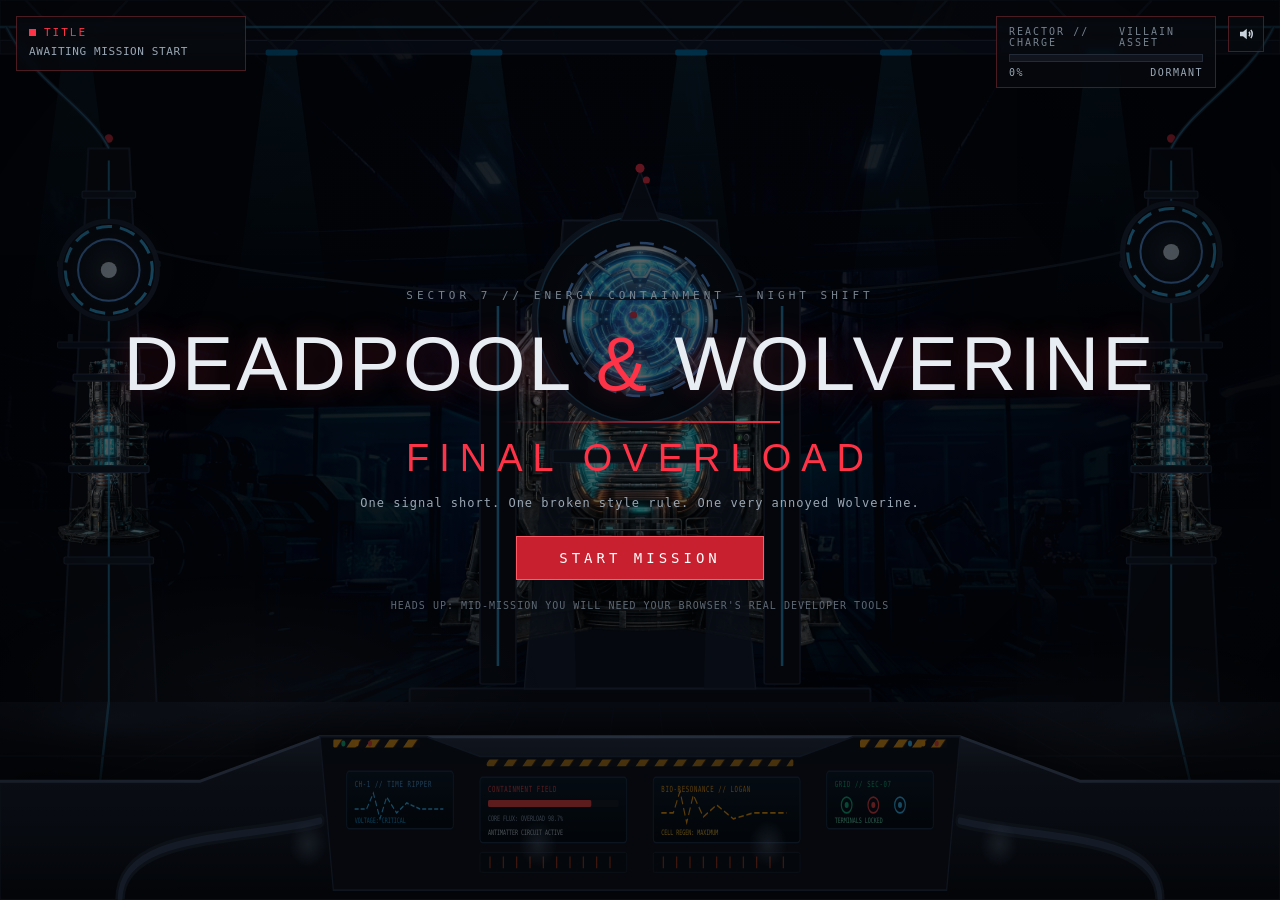
<file: deadpool/index.html>
<!DOCTYPE html>
<html lang="en">

<head>
    <meta charset="UTF-8">
    <meta name="viewport" content="width=device-width, initial-scale=1.0">
    <title>Deadpool &amp; Wolverine: Final Overload</title>
    <style>
        * {
            margin: 0;
            padding: 0;
            box-sizing: border-box
        }

        html,
        body {
            height: 100%;
            overflow: hidden;
            background: #04060a
        }

        body {
            font-family: Consolas, 'Lucida Console', Monaco, monospace;
            color: #c9d2dc;
            -webkit-user-select: none;
            user-select: none;
            cursor: default
        }

        svg {
            overflow: visible
        }

        button {
            font-family: inherit;
            cursor: pointer
        }

        #stage {
            position: fixed;
            inset: 0;
            overflow: hidden;
            background: #04060a
        }

        #stageInner {
            position: absolute;
            inset: 0;
            transform-origin: 50% 58%;
            will-change: transform
        }

        #labBackdrop {
            position: absolute;
            inset: 0;
            background: radial-gradient(ellipse at 50% 38%, rgba(6, 16, 36, 0.22) 0%, rgba(2, 4, 10, 0.82) 100%),
                        url('assets/lab_bg.jpg') center 40% / cover no-repeat;
            opacity: 0.94;
            filter: brightness(0.72) contrast(1.22) saturate(1.15);
            pointer-events: none;
            z-index: 0
        }

        #env,
        #linkSvg,
        #fx {
            position: absolute;
            inset: 0;
            width: 100%;
            height: 100%;
            pointer-events: none
        }

        #chars {
            position: absolute;
            inset: 0;
            pointer-events: none
        }

        .char {
            position: absolute;
            pointer-events: none;
            will-change: transform, opacity
        }

        #dp {
            transition: opacity 1.2s ease, transform 1s ease
        }

        #dp.veiled {
            opacity: 0;
            transform: translateY(30px)
        }

        #wolv {
            opacity: 0;
            transform: translate(190px, 46px);
            transition: opacity 1.15s ease, transform 1.5s cubic-bezier(.16, .8, .3, 1)
        }

        #wolv.in {
            opacity: 1;
            transform: translate(0, 0)
        }

        .bob {
            width: 100%;
            height: 100%;
            animation: bob 3.8s ease-in-out infinite alternate
        }

        @keyframes bob {
            from {
                transform: translateY(0)
            }

            to {
                transform: translateY(-4px)
            }
        }

        .joltWrap {
            width: 100%;
            height: 100%
        }

        .shakeWrap {
            width: 100%;
            height: 100%
        }

        .strain .shakeWrap {
            animation: shakeS .12s linear infinite
        }

        @keyframes shakeS {
            0% {
                transform: translate(0, 0)
            }

            30% {
                transform: translate(1.6px, -1px)
            }

            60% {
                transform: translate(-1.5px, 1.2px)
            }

            100% {
                transform: translate(0, 0)
            }
        }

        .jolt {
            animation: joltK .38s linear
        }

        .joltBig {
            animation: joltK .55s linear 2
        }

        @keyframes joltK {
            0% {
                transform: translate(0, 0) rotate(0)
            }

            12% {
                transform: translate(3px, -3px) rotate(.8deg)
            }

            26% {
                transform: translate(-3px, 2px) rotate(-.8deg)
            }

            40% {
                transform: translate(2.5px, 2.5px) rotate(.5deg)
            }

            55% {
                transform: translate(-2px, -2.5px) rotate(-.4deg)
            }

            72% {
                transform: translate(1.5px, 1.5px) rotate(.3deg)
            }

            100% {
                transform: translate(0, 0) rotate(0)
            }
        }

        .glint .clawsL,
        .glint .clawsR,
        .glint .cowlGlint {
            animation: glintSweep .85s ease forwards
        }

        @keyframes glintSweep {
            0% {
                transform: translateX(-80%);
                opacity: 0
            }

            40% {
                opacity: 1
            }

            100% {
                transform: translateX(80%);
                opacity: 0
            }
        }

        .charImgWrap {
            position: relative;
            width: 100%;
            height: 100%;
            display: flex;
            align-items: flex-end;
            justify-content: center
        }

        .charImg {
            width: 100%;
            height: 100%;
            display: block;
            object-fit: fill;
            object-position: bottom center;
            filter: drop-shadow(0 0 16px rgba(220, 38, 56, .4));
            transition: filter .25s ease
        }

        #wolv .charImg {
            filter: drop-shadow(0 0 16px rgba(245, 158, 11, .35))
        }

        .charAura {
            display: none
        }

        .cowlGlint {
            display: none !important;
        }

        .rimB,
        .rimR {
            display: none !important;
        }

        .strain #dpImg {
            animation: dpStrainFlicker .12s linear infinite alternate;
        }

        .strain #wolvImg {
            animation: wolvStrainFlicker .12s linear infinite alternate;
        }

        @keyframes dpStrainFlicker {
            from {
                filter: drop-shadow(0 0 16px #ff3347) drop-shadow(0 0 35px #60a5fa) brightness(1.2) contrast(1.1);
            }
            to {
                filter: drop-shadow(0 0 28px #ff4555) drop-shadow(0 0 55px #93c5fd) brightness(1.4) contrast(1.25);
            }
        }

        @keyframes wolvStrainFlicker {
            from {
                filter: drop-shadow(0 0 16px #f59e0b) drop-shadow(0 0 35px #ef4444) brightness(1.2) contrast(1.1);
            }
            to {
                filter: drop-shadow(0 0 28px #fbbf24) drop-shadow(0 0 55px #f87171) brightness(1.45) contrast(1.25);
            }
        }

        /* FOREGROUND REACTOR BARRICADE & CONSOLE */
        #foregroundBarricade {
            position: absolute;
            left: 0;
            right: 0;
            bottom: 0;
            height: 22%;
            pointer-events: none;
            z-index: 10
        }

        #barricadeSvg {
            width: 100%;
            height: 100%;
            display: block;
            filter: drop-shadow(0 -10px 24px rgba(0, 0, 0, .85))
        }

        .waveAnim {
            stroke-dasharray: 6 3;
            animation: waveScroll 2.2s linear infinite
        }

        .waveAnim2 {
            stroke-dasharray: 8 4;
            animation: waveScroll 1.6s linear infinite reverse
        }

        @keyframes waveScroll {
            to {
                stroke-dashoffset: -36
            }
        }

        .fieldFill {
            animation: fieldPulse 1.8s ease-in-out infinite alternate
        }

        @keyframes fieldPulse {
            from {
                opacity: .8;
                width: 130px
            }

            to {
                opacity: 1;
                width: 175px
            }
        }

        .ventGlow {
            animation: ventGlowPulse 2.4s ease-in-out infinite alternate
        }

        @keyframes ventGlowPulse {
            from {
                opacity: .35
            }

            to {
                opacity: .85
            }
        }

        .consoleGlow {
            animation: consolePulse 3.2s ease-in-out infinite alternate
        }

        @keyframes consolePulse {
            from {
                opacity: .3
            }

            to {
                opacity: .75
            }
        }

        .steamVent {
            position: absolute;
            bottom: 12%;
            width: 52px;
            height: 64px;
            border-radius: 50%;
            background: radial-gradient(closest-side, rgba(160, 190, 220, .28), rgba(160, 190, 220, 0) 72%);
            pointer-events: none;
            animation: steamBillow 3.8s ease-out infinite
        }

        .sv1 {
            left: 22%;
            animation-delay: 0s
        }

        .sv2 {
            left: 40%;
            animation-delay: 1.9s
        }

        .sv3 {
            left: 58%;
            animation-delay: .8s
        }

        .sv4 {
            left: 76%;
            animation-delay: 2.6s
        }

        @keyframes steamBillow {
            0% {
                transform: translate(0, 0) scale(.6);
                opacity: 0
            }

            25% {
                opacity: .7
            }

            100% {
                transform: translate(-18px, -70px) scale(2.3);
                opacity: 0
            }
        }

        .charShadow {
            position: absolute;
            height: 3.4%;
            pointer-events: none;
            background: radial-gradient(closest-side, rgba(0, 0, 0, .65), transparent 72%)
        }

        /* smoke */
        .smoke {
            position: absolute;
            pointer-events: none;
            border-radius: 50%;
            background: radial-gradient(closest-side, rgba(135, 148, 170, .14), rgba(135, 148, 170, 0) 70%)
        }

        .sb1 {
            left: -12%;
            bottom: 4%;
            width: 64%;
            height: 38%;
            animation: drift1 42s ease-in-out infinite alternate
        }

        .sb2 {
            right: -16%;
            bottom: 0;
            width: 58%;
            height: 34%;
            opacity: .85;
            animation: drift2 50s ease-in-out infinite alternate
        }

        .sf1 {
            left: 10%;
            bottom: -9%;
            width: 76%;
            height: 32%;
            opacity: .95;
            animation: drift3 30s ease-in-out infinite alternate
        }

        @keyframes drift1 {
            to {
                transform: translate(9%, -4%) scale(1.14)
            }
        }

        @keyframes drift2 {
            to {
                transform: translate(-8%, -6%) scale(1.08)
            }
        }

        @keyframes drift3 {
            to {
                transform: translate(-12%, -3%) scale(1.18)
            }
        }

        .gust {
            position: absolute;
            pointer-events: none;
            border-radius: 50%;
            opacity: .9;
            will-change: transform, opacity;
            background: radial-gradient(closest-side, rgba(155, 168, 192, .34), rgba(155, 168, 192, 0) 72%);
            transition: transform 2.2s cubic-bezier(.2, .6, .4, 1), opacity 2.2s ease
        }

        /* RIGHT energy bridge — carries the real CSS bug */
        .energy-link {
            opacity: 0;
            transition: opacity .35s ease
        }

        /* the intentional bug lives on this next rule */
        .energy-link.is-active {
            opacity: 0
        }

        .energy-link.energized #elMid {
            stroke-opacity: .8
        }

        .energy-link.energized #elLo {
            stroke-opacity: .28
        }

        .energy-link.is-active #elFlow {
            animation: flowDash .5s linear infinite
        }

        @keyframes flowDash {
            to {
                stroke-dashoffset: -35
            }
        }

        /* LEFT energy bridge — same ray style, always visible when connected */
        #leftLink {
            opacity: 0;
            transition: opacity .4s ease
        }

        #leftLink.on {
            opacity: 1
        }

        #leftLink #llFlow {
            animation: flowDash .5s linear infinite
        }

        /* hands bridge */
        #buddyLink {
            opacity: 0;
            transition: opacity .3s ease
        }

        #buddyLink.on {
            opacity: 1
        }

        #buddyLink #blFlow {
            animation: flowDash .42s linear infinite
        }

        .spin {
            transform-box: fill-box;
            transform-origin: center;
            animation: spin 9s linear infinite
        }

        @keyframes spin {
            to {
                transform: rotate(360deg)
            }
        }

        .blink {
            animation: blink 2.6s steps(1) infinite
        }

        @keyframes blink {

            0%,
            70% {
                opacity: 1
            }

            78%,
            100% {
                opacity: .08
            }
        }

        .cable {
            stroke: #1a2331;
            fill: none;
            stroke-width: 2.5
        }

        .cable.live {
            stroke: #38678f;
            stroke-dasharray: 7 11;
            animation: cableFlow 1.1s linear infinite
        }

        @keyframes cableFlow {
            to {
                stroke-dashoffset: -36
            }
        }

        #machine.vibe {
            animation: mVibe .09s linear infinite
        }

        @keyframes mVibe {
            0% {
                transform: translate(0, 0)
            }

            25% {
                transform: translate(1.8px, -1.3px)
            }

            50% {
                transform: translate(-1.6px, 1.1px)
            }

            75% {
                transform: translate(1.1px, 1.5px)
            }

            100% {
                transform: translate(0, 0)
            }
        }

        #mCore {
            transform-box: fill-box;
            transform-origin: center
        }

        #machine.dying #mCore {
            animation: mDie 1.25s steps(4, end) forwards
        }

        #machine.dying .vent {
            animation: ventDie .8s steps(3) infinite
        }

        @keyframes ventDie {
            0% {
                opacity: 1
            }

            33% {
                opacity: .15
            }

            66% {
                opacity: .8
            }

            100% {
                opacity: .1
            }
        }

        @keyframes mDie {
            0% {
                opacity: 1
            }

            28% {
                opacity: .2
            }

            44% {
                opacity: .9
            }

            64% {
                opacity: .08
            }

            80% {
                opacity: .55
            }

            100% {
                opacity: 0
            }
        }

        #machine.dead .vent,
        #machine.dead .blink {
            opacity: 0 !important;
            animation: none !important
        }

        #dim {
            position: absolute;
            inset: 0;
            background: #000;
            opacity: 0;
            pointer-events: none;
            transition: opacity .8s ease
        }

        #flash {
            position: absolute;
            inset: 0;
            background: #fff;
            opacity: 0;
            pointer-events: none;
            mix-blend-mode: screen
        }

        #vignette {
            position: absolute;
            inset: 0;
            pointer-events: none;
            background: radial-gradient(ellipse at 50% 45%, transparent 50%, rgba(0, 0, 0, .6) 100%)
        }

        .hudPanel {
            position: fixed;
            z-index: 40;
            background: rgba(8, 10, 15, .74);
            border: 1px solid rgba(255, 80, 92, .28);
            padding: 9px 12px;
            backdrop-filter: blur(3px)
        }

        #statusPanel {
            top: 16px;
            left: 16px;
            min-width: 230px;
            max-width: 400px
        }

        #stState {
            font-size: 11px;
            letter-spacing: 2px;
            color: #ff3347;
            display: flex;
            align-items: center;
            gap: 8px
        }

        #stState::before {
            content: "";
            width: 7px;
            height: 7px;
            background: #ff3347;
            display: inline-block;
            animation: blink 1.6s steps(1) infinite
        }

        #stMsg {
            margin-top: 5px;
            font-size: 11px;
            letter-spacing: .6px;
            color: #9aa7b4;
            line-height: 1.5
        }

        #chargePanel {
            top: 16px;
            right: 64px;
            width: 220px
        }

        #chargePanel .lbl {
            font-size: 10px;
            letter-spacing: 2px;
            color: #77828e;
            display: flex;
            justify-content: space-between
        }

        #chargeBar {
            margin-top: 6px;
            height: 8px;
            background: #11141c;
            border: 1px solid #232a38;
            position: relative
        }

        #chargeFill {
            position: absolute;
            inset: 1px auto 1px 1px;
            width: 0%;
            background: #d81f30;
            transition: width .2s linear
        }

        #chargeMeta {
            margin-top: 5px;
            font-size: 10px;
            letter-spacing: 1.5px;
            color: #9aa7b4;
            display: flex;
            justify-content: space-between
        }

        #chargePanel.hot #chargeFill {
            background: #ff5a2a;
            animation: blink 1s steps(1) infinite
        }

        #muteBtn {
            position: fixed;
            top: 16px;
            right: 16px;
            z-index: 60;
            width: 36px;
            height: 36px;
            background: rgba(8, 10, 15, .74);
            border: 1px solid rgba(255, 80, 92, .28);
            color: #c9d2dc;
            display: flex;
            align-items: center;
            justify-content: center
        }

        #muteBtn:hover {
            border-color: #ff3347
        }

        .overlay {
            position: fixed;
            inset: 0;
            display: flex;
            flex-direction: column;
            align-items: center;
            justify-content: center;
            z-index: 30
        }

        .hidden {
            display: none !important
        }

        #titleScreen {
            background: rgba(3, 4, 8, .62);
            text-align: center
        }

        .t-over {
            font-size: 11px;
            letter-spacing: 4px;
            color: #77828e;
            margin-bottom: 22px
        }

        .t-main {
            font-family: Impact, 'Arial Black', 'Franklin Gothic Medium', sans-serif;
            font-weight: 400;
            font-size: clamp(34px, 6vw, 84px);
            letter-spacing: 3px;
            color: #e8edf3;
            line-height: 1.02;
            text-shadow: 0 0 26px rgba(229, 48, 63, .3)
        }

        .t-main .amp {
            color: #ff3347
        }

        .t-div {
            width: 280px;
            height: 2px;
            margin: 18px auto 14px;
            background: linear-gradient(90deg, transparent, #ff3347, transparent);
            background-size: 200% 100%;
            animation: divSlide 2.6s linear infinite
        }

        @keyframes divSlide {
            from {
                background-position: 120% 0
            }

            to {
                background-position: -80% 0
            }
        }

        .t-sub {
            font-family: Impact, 'Arial Black', sans-serif;
            font-size: clamp(20px, 3vw, 38px);
            letter-spacing: 10px;
            color: #ff3347
        }

        .t-tag {
            margin-top: 16px;
            font-size: 12px;
            letter-spacing: 1px;
            color: #9aa7b4
        }

        .btn {
            margin-top: 26px;
            background: #c8202e;
            color: #fff;
            border: 1px solid #ff5a66;
            padding: 13px 42px;
            font-size: 14px;
            letter-spacing: 4px;
            transition: background .18s, letter-spacing .18s
        }

        .btn:hover {
            background: #ff3347;
            letter-spacing: 5px
        }

        .t-note {
            margin-top: 20px;
            font-size: 10px;
            letter-spacing: 1px;
            color: #5d6874
        }

        #debugOverlay {
            position: fixed;
            left: 50%;
            bottom: 4vh;
            transform: translateX(-50%);
            z-index: 50;
            width: min(660px, 92vw);
            background: rgba(9, 7, 9, .92);
            border: 1px solid #3a2026;
            border-left: 4px solid #ff3347;
            padding: 16px 20px
        }

        .dbg-head {
            display: flex;
            align-items: center;
            gap: 10px;
            font-family: Impact, 'Arial Black', sans-serif;
            font-size: 22px;
            letter-spacing: 3px;
            color: #ff3347
        }

        .dbg-err {
            margin-top: 6px;
            font-size: 11px;
            letter-spacing: 2px;
            color: #ffb199
        }

        .dbg-body {
            margin-top: 12px;
            font-size: 12px;
            line-height: 1.75;
            color: #c9d2dc;
            letter-spacing: .4px
        }

        .dbg-body b {
            color: #fff
        }

        .kbd {
            display: inline-block;
            border: 1px solid #3a4350;
            border-bottom-width: 2px;
            padding: 0 6px;
            margin: 0 2px;
            font-size: 11px;
            background: #141922;
            color: #e8edf3
        }

        .dbg-code {
            margin-top: 12px;
            background: #0b0d12;
            border: 1px solid #232a38;
            padding: 10px 14px;
            font-size: 12.5px;
            color: #9fd4ff;
            line-height: 1.6
        }

        .dbg-code .bug {
            color: #ff3347;
            font-weight: bold
        }

        .dbg-wait {
            margin-top: 12px;
            font-size: 10px;
            letter-spacing: 2px;
            color: #77828e
        }

        .dbg-wait::after {
            content: "_";
            animation: blink 1s steps(1) infinite
        }

        #bypassBtn {
            position: fixed;
            top: 70px;
            left: 50%;
            transform: translateX(-50%);
            z-index: 55;
            background: rgba(20, 16, 8, .8);
            border: 1px dashed #8a6a2c;
            color: #d8a03c;
            padding: 6px 14px;
            font-size: 10px;
            letter-spacing: 2px
        }

        #bypassBtn:hover {
            border-color: #d8a03c;
            color: #ffd98a
        }

        #bypassBtn.used {
            opacity: .4;
            pointer-events: none
        }

        #endScreen {
            background: rgba(3, 4, 8, .4);
            text-align: center;
            justify-content: flex-end;
            padding-bottom: 6vh
        }

        .end1 {
            font-family: Impact, 'Arial Black', sans-serif;
            font-size: clamp(22px, 3.4vw, 44px);
            letter-spacing: 6px;
            color: #9fd4ff
        }

        .end2 {
            font-family: Impact, 'Arial Black', sans-serif;
            font-size: clamp(30px, 5vw, 64px);
            letter-spacing: 8px;
            color: #ff3347;
            margin-top: 10px;
            text-shadow: 0 0 30px rgba(229, 48, 63, .35)
        }

        .endStats {
            margin-top: 16px;
            font-size: 11px;
            letter-spacing: 2px;
            color: #9aa7b4
        }

        @media (prefers-reduced-motion: reduce) {

            .smoke,
            .bob,
            .blink,
            .t-div,
            #chargePanel.hot #chargeFill,
            .spin,
            .jolt,
            .joltBig,
            .strain .shakeWrap,
            #machine.vibe,
            .cable.live {
                animation: none !important
            }
        }
    </style>
</head>

<body>
    <div id="stage">
        <div id="stageInner">
            <div id="labBackdrop"></div>
            <svg id="env"></svg>
            <div id="smokeBack">
                <div class="smoke sb1"></div>
                <div class="smoke sb2"></div>
            </div>

            <div id="chars">
                <div id="dpShadow" class="charShadow"></div>
                <div id="wolvShadow" class="charShadow"></div>

                <!-- DEADPOOL -->
                <div id="dp" class="char veiled">
                    <div class="bob">
                        <div class="joltWrap">
                            <div class="shakeWrap">
                                <div class="charImgWrap dpImgWrap">
                                    <img id="dpImg" src="assets/deadpool.png" alt="Deadpool" class="charImg" />
                                    <div class="charAura dpAura"></div>
                                    <div class="rimB"></div>
                                    <div class="rimR"></div>
                                </div>
                            </div>
                        </div>
                    </div>
                </div>

                <!-- WOLVERINE -->
                <div id="wolv" class="char">
                    <div class="bob" style="animation-duration:4.4s">
                        <div class="joltWrap">
                            <div class="shakeWrap">
                                <div class="charImgWrap wolvImgWrap" id="wolvSvg">
                                    <img id="wolvImg" src="assets/wolverine.png" alt="Wolverine" class="charImg" />
                                    <div class="charAura wolvAura"></div>
                                    <div class="cowlGlint"></div>
                                    <div class="rimB"></div>
                                    <div class="rimR"></div>
                                </div>
                            </div>
                        </div>
                    </div>
                </div>
            </div>

            <!-- FOREGROUND REACTOR CONTAINMENT BARRICADE & CONSOLE -->
            <div id="foregroundBarricade">
                <svg id="barricadeSvg" viewBox="0 0 1920 200" preserveAspectRatio="none">
                    <defs>
                        <linearGradient id="armorMetal" x1="0" y1="0" x2="0" y2="1">
                            <stop offset="0%" stop-color="#2a3344" />
                            <stop offset="20%" stop-color="#19202c" />
                            <stop offset="65%" stop-color="#0f141d" />
                            <stop offset="100%" stop-color="#05070b" />
                        </linearGradient>
                        <linearGradient id="rimHighlight" x1="0" y1="0" x2="1" y2="0">
                            <stop offset="0%" stop-color="#3d495d" />
                            <stop offset="50%" stop-color="#607699" />
                            <stop offset="100%" stop-color="#3d495d" />
                        </linearGradient>
                        <linearGradient id="screenGrad" x1="0" y1="0" x2="0" y2="1">
                            <stop offset="0%" stop-color="#091824" />
                            <stop offset="100%" stop-color="#020910" />
                        </linearGradient>
                        <pattern id="hazardStripe" width="20" height="20" patternUnits="userSpaceOnUse" patternTransform="rotate(45)">
                            <rect width="10" height="20" fill="#e59819" />
                            <rect x="10" width="10" height="20" fill="#14171d" />
                        </pattern>
                        <radialGradient id="underglow" cx="50%" cy="100%" r="65%">
                            <stop offset="0%" stop-color="#ff3347" stop-opacity="0.5" />
                            <stop offset="60%" stop-color="#ff3347" stop-opacity="0.12" />
                            <stop offset="100%" stop-color="#ff3347" stop-opacity="0" />
                        </radialGradient>
                    </defs>
                    
                    <!-- Soft atmospheric reactor pit underglow -->
                    <ellipse cx="960" cy="180" rx="700" ry="70" fill="url(#underglow)" opacity="0.6" class="consoleGlow" />

                    <!-- Main Heavy Bulkhead Wall -->
                    <path d="M 0 200 L 0 80 L 300 80 L 480 35 L 1440 35 L 1620 80 L 1920 80 L 1920 200 Z" fill="url(#armorMetal)" stroke="#1a2332" stroke-width="2" />
                    <!-- Top Chamfer Highlight -->
                    <path d="M 0 80 L 300 80 L 480 35 L 1440 35 L 1620 80 L 1920 80" fill="none" stroke="url(#rimHighlight)" stroke-width="3" />

                    <!-- Central Reactor Command Terminal Deck (Recessed central well) -->
                    <path d="M 480 35 L 640 35 L 720 55 L 1200 55 L 1280 35 L 1440 35 L 1420 190 L 500 190 Z" fill="#0d1118" stroke="#253246" stroke-width="1.8" />
                    <rect x="500" y="38" width="130" height="8" fill="url(#hazardStripe)" rx="1.5" />
                    <rect x="1290" y="38" width="130" height="8" fill="url(#hazardStripe)" rx="1.5" />
                    <rect x="730" y="58" width="460" height="7" fill="url(#hazardStripe)" opacity="0.8" rx="1.5" />

                    <!-- Diagnostic CRT Screens & Oscilloscopes -->
                    <rect x="520" y="70" width="160" height="58" rx="4" fill="url(#screenGrad)" stroke="#1d3148" stroke-width="1.4" />
                    <text x="532" y="86" fill="#4fa3e3" font-size="8.5" font-family="monospace" letter-spacing="1">CH-1 // TIME RIPPER</text>
                    <polyline points="532,108 550,108 560,92 570,118 580,96 595,112 610,102 630,108 665,108" fill="none" stroke="#38bdf8" stroke-width="1.6" class="waveAnim" />
                    <text x="532" y="122" fill="#0ea5e9" font-size="7.5" font-family="monospace">VOLTAGE: CRITICAL</text>

                    <rect x="720" y="76" width="220" height="66" rx="4" fill="url(#screenGrad)" stroke="#1d3148" stroke-width="1.4" />
                    <text x="732" y="91" fill="#ef4444" font-size="8.5" font-family="monospace" letter-spacing="1">CONTAINMENT FIELD</text>
                    <rect x="732" y="99" width="196" height="7" fill="#141c26" rx="2" />
                    <rect x="732" y="99" width="155" height="7" fill="#ef4444" rx="2" class="fieldFill" />
                    <text x="732" y="120" fill="#94a3b8" font-size="7.5" font-family="monospace">CORE FLUX: OVERLOAD 98.7%</text>
                    <text x="732" y="134" fill="#cbd5e1" font-size="7.5" font-family="monospace">ANTIMATTER CIRCUIT ACTIVE</text>

                    <rect x="980" y="76" width="220" height="66" rx="4" fill="url(#screenGrad)" stroke="#1d3148" stroke-width="1.4" />
                    <text x="992" y="91" fill="#f59e0b" font-size="8.5" font-family="monospace" letter-spacing="1">BIO-RESONANCE // LOGAN</text>
                    <polyline points="992,112 1010,112 1020,90 1030,122 1040,94 1055,116 1075,104 1100,118 1130,112 1180,112" fill="none" stroke="#f59e0b" stroke-width="1.6" class="waveAnim2" />
                    <text x="992" y="134" fill="#fbbf24" font-size="7.5" font-family="monospace">CELL REGEN: MAXIMUM</text>

                    <rect x="1240" y="70" width="160" height="58" rx="4" fill="url(#screenGrad)" stroke="#1d3148" stroke-width="1.4" />
                    <text x="1252" y="86" fill="#10b981" font-size="8.5" font-family="monospace" letter-spacing="1">GRID // SEC-07</text>
                    <circle cx="1270" cy="104" r="8" fill="none" stroke="#10b981" stroke-width="1.8" />
                    <circle cx="1270" cy="104" r="3" fill="#10b981" />
                    <circle cx="1310" cy="104" r="8" fill="none" stroke="#ef4444" stroke-width="1.8" />
                    <circle cx="1310" cy="104" r="3" fill="#ef4444" />
                    <circle cx="1350" cy="104" r="8" fill="none" stroke="#38bdf8" stroke-width="1.8" />
                    <circle cx="1350" cy="104" r="3" fill="#38bdf8" />
                    <text x="1252" y="122" fill="#6ee7b7" font-size="7.5" font-family="monospace">TERMINALS LOCKED</text>

                    <!-- Industrial Heavy Piping & Conduits -->
                    <path d="M 180 200 C 180 130, 360 140, 480 120" fill="none" stroke="#1c2432" stroke-width="14" stroke-linecap="round" />
                    <path d="M 180 200 C 180 130, 360 140, 480 120" fill="none" stroke="#334259" stroke-width="7" stroke-linecap="round" />
                    <path d="M 1740 200 C 1740 130, 1560 140, 1440 120" fill="none" stroke="#1c2432" stroke-width="14" stroke-linecap="round" />
                    <path d="M 1740 200 C 1740 130, 1560 140, 1440 120" fill="none" stroke="#334259" stroke-width="7" stroke-linecap="round" />

                    <!-- Cooling Grates & Vent Glow -->
                    <g fill="#080c12" stroke="#1d2737">
                        <rect x="720" y="152" width="220" height="20" rx="2" />
                        <rect x="980" y="152" width="220" height="20" rx="2" />
                    </g>
                    <g stroke="#ff5522" stroke-width="1.8" opacity="0.65" class="ventGlow">
                        <line x1="735" y1="156" x2="735" y2="168" /><line x1="755" y1="156" x2="755" y2="168" />
                        <line x1="775" y1="156" x2="775" y2="168" /><line x1="795" y1="156" x2="795" y2="168" />
                        <line x1="815" y1="156" x2="815" y2="168" /><line x1="835" y1="156" x2="835" y2="168" />
                        <line x1="855" y1="156" x2="855" y2="168" /><line x1="875" y1="156" x2="875" y2="168" />
                        <line x1="895" y1="156" x2="895" y2="168" /><line x1="915" y1="156" x2="915" y2="168" />
                        
                        <line x1="995" y1="156" x2="995" y2="168" /><line x1="1015" y1="156" x2="1015" y2="168" />
                        <line x1="1035" y1="156" x2="1035" y2="168" /><line x1="1055" y1="156" x2="1055" y2="168" />
                        <line x1="1075" y1="156" x2="1075" y2="168" /><line x1="1095" y1="156" x2="1095" y2="168" />
                        <line x1="1115" y1="156" x2="1115" y2="168" /><line x1="1135" y1="156" x2="1135" y2="168" />
                        <line x1="1155" y1="156" x2="1155" y2="168" /><line x1="1175" y1="156" x2="1175" y2="168" />
                    </g>
                    
                    <!-- Blinking Diagnostic Status LEDs -->
                    <circle cx="515" cy="42" r="3" fill="#10b981" class="blink" style="animation-delay:0.2s" />
                    <circle cx="535" cy="42" r="3" fill="#f59e0b" class="blink" style="animation-delay:0.7s" />
                    <circle cx="555" cy="42" r="3" fill="#ef4444" class="blink" style="animation-delay:1.2s" />
                    
                    <circle cx="1365" cy="42" r="3" fill="#38bdf8" class="blink" style="animation-delay:0.4s" />
                    <circle cx="1385" cy="42" r="3" fill="#f59e0b" class="blink" style="animation-delay:0.9s" />
                    <circle cx="1405" cy="42" r="3" fill="#ef4444" class="blink" style="animation-delay:1.5s" />
                </svg>

                <!-- Dynamic Volumetric Steam Emitters -->
                <div class="steamVent sv1"></div>
                <div class="steamVent sv2"></div>
                <div class="steamVent sv3"></div>
                <div class="steamVent sv4"></div>
            </div>

            <div id="smokeFront">
                <div class="smoke sf1"></div>
            </div>

            <svg id="linkSvg">
                <defs>
                    <radialGradient id="handGrad">
                        <stop offset="0" stop-color="#ffffff" />
                        <stop offset=".35" stop-color="#bfe4ff" stop-opacity=".8" />
                        <stop offset="1" stop-color="#5aa8ff" stop-opacity="0" />
                    </radialGradient>
                    <filter id="fGlow" x="-70%" y="-70%" width="240%" height="240%">
                        <feGaussianBlur stdDeviation="4.5" result="b" />
                        <feMerge>
                            <feMergeNode in="b" />
                            <feMergeNode in="SourceGraphic" />
                        </feMerge>
                    </filter>
                </defs>
                <!-- LEFT bridge (tower -> Deadpool hand) -->
                <g id="leftLink" filter="url(#fGlow)">
                    <path id="llLo" fill="none" stroke="#4fb0ff" stroke-width="14" stroke-opacity=".22"
                        stroke-linecap="round" />
                    <path id="llMid" fill="none" stroke="#8ed2ff" stroke-width="6" stroke-opacity=".5"
                        stroke-linecap="round" />
                    <path id="llCore" fill="none" stroke="#ffffff" stroke-width="2" stroke-linecap="round" />
                    <path id="llFlow" fill="none" stroke="#e2f4ff" stroke-width="3.4" stroke-dasharray="6 30"
                        stroke-linecap="round" />
                    <circle id="llTip" r="6" fill="#eaf6ff" />
                </g>
                <!-- RIGHT bridge (tower -> gap) — carries the CSS bug -->
                <g id="energyLink" class="energy-link" filter="url(#fGlow)">
                    <path id="elLo" fill="none" stroke="#4fb0ff" stroke-width="14" stroke-opacity=".22"
                        stroke-linecap="round" />
                    <path id="elMid" fill="none" stroke="#8ed2ff" stroke-width="6" stroke-opacity=".5"
                        stroke-linecap="round" />
                    <path id="elCore" fill="none" stroke="#ffffff" stroke-width="2" stroke-linecap="round" />
                    <path id="elFlow" fill="none" stroke="#e2f4ff" stroke-width="3.4" stroke-dasharray="6 30"
                        stroke-linecap="round" />
                    <circle id="elTip" r="6" fill="#eaf6ff" />
                </g>
                <g id="buddyLink" filter="url(#fGlow)">
                    <path id="blLo" fill="none" stroke="#4fb0ff" stroke-width="10" stroke-opacity=".28"
                        stroke-linecap="round" />
                    <path id="blMid" fill="none" stroke="#8ed2ff" stroke-width="4.5" stroke-opacity=".55"
                        stroke-linecap="round" />
                    <path id="blCore" fill="none" stroke="#ffffff" stroke-width="1.6" stroke-linecap="round" />
                    <path id="blFlow" fill="none" stroke="#e2f4ff" stroke-width="2.6" stroke-dasharray="5 24"
                        stroke-linecap="round" />
                </g>
                <circle id="gDpL" r="14" fill="url(#handGrad)" opacity="0" />
                <circle id="gDpR" r="14" fill="url(#handGrad)" opacity="0" />
                <circle id="gWlL" r="14" fill="url(#handGrad)" opacity="0" />
                <circle id="gWlR" r="15" fill="url(#handGrad)" opacity="0" />
                <circle id="gContact" r="28" fill="url(#handGrad)" opacity="0" />
                <circle id="gContactCore" r="9" fill="#ffffff" opacity="0" />
            </svg>

            <canvas id="fx"></canvas>
            <div id="dim"></div>
            <div id="flash"></div>
            <div id="vignette"></div>
        </div>
    </div>

    <!-- HUD -->
    <div id="statusPanel" class="hudPanel">
        <div id="stState">TITLE</div>
        <div id="stMsg">AWAITING MISSION START</div>
    </div>
    <div id="chargePanel" class="hudPanel">
        <div class="lbl"><span>REACTOR // CHARGE</span><span>VILLAIN ASSET</span></div>
        <div id="chargeBar">
            <div id="chargeFill"></div>
        </div>
        <div id="chargeMeta"><span id="chargePct">0%</span><span id="chargeState">DORMANT</span></div>
    </div>
    <button id="muteBtn" title="Toggle sound">
        <svg width="18" height="18" viewBox="0 0 24 24" fill="none" stroke="currentColor" stroke-width="2">
            <path d="M4 9v6h4l5 4V5L8 9H4z" fill="currentColor" stroke="none" />
            <path id="sndOn" d="M16 9c1.2 1.6 1.2 4.4 0 6M18.5 6.5c2.4 3 2.4 8 0 11" />
            <path id="sndOff" d="M16 9l5 6M21 9l-5 6" style="display:none" />
        </svg>
    </button>

    <!-- TITLE -->
    <div id="titleScreen" class="overlay">
        <div class="t-over">SECTOR 7 // ENERGY CONTAINMENT — NIGHT SHIFT</div>
        <h1 class="t-main">DEADPOOL <span class="amp">&amp;</span> WOLVERINE</h1>
        <div class="t-div"></div>
        <div class="t-sub">FINAL OVERLOAD</div>
        <p class="t-tag">One signal short. One broken style rule. One very annoyed Wolverine.</p>
        <button id="startBtn" class="btn">START MISSION</button>
        <div class="t-note">HEADS UP: MID-MISSION YOU WILL NEED YOUR BROWSER'S REAL DEVELOPER TOOLS</div>
    </div>

    <!-- DEBUG -->
    <div id="debugOverlay" class="hidden">
        <div class="dbg-head">
            <svg width="26" height="26" viewBox="0 0 24 24" fill="none" stroke="#ff3347" stroke-width="2">
                <path d="M12 3 L22 20 L2 20 Z" stroke-linejoin="round" />
                <path d="M12 10v4M12 17v.5" />
            </svg>
            ENERGY CONNECTION FAILED
        </div>
        <div class="dbg-err">CRITICAL ERROR: SIGNAL LINK INVISIBLE</div>
        <div class="dbg-body">
            The right-hand energy bridge is a <b>real element</b> on this page — it exists, but a stylesheet rule is
            hiding it.<br>
            Open <b>Developer Tools</b> (<span class="kbd">F12</span> or <span class="kbd">Ctrl</span>+<span
                class="kbd">Shift</span>+<span class="kbd">I</span> or <span class="kbd">Cmd</span>+<span
                class="kbd">Opt</span>+<span class="kbd">I</span>)
            &rarr; <b>Elements</b> &rarr; <b>Styles</b> &rarr; find <b>.energy-link.is-active</b> and change <b>opacity:
                0</b> to <b>opacity: 1</b>.
        </div>
        <div class="dbg-code">.energy-link.is-active {<br>&nbsp;&nbsp;opacity: <span class="bug">0</span>;<br>}</div>
        <div class="dbg-wait">DIAGNOSTIC WATCHING COMPUTED STYLE — CINEMATIC PAUSED</div>
    </div>
    <button id="bypassBtn" class="hidden">DEV // BYPASS TEST — AUTO-FIX BUG</button>

    <!-- END -->
    <div id="endScreen" class="overlay hidden">
        <div class="end1">VILLAIN'S PLAN: STOPPED</div>
        <div class="end2 hidden" id="end2">MISSION COMPLETE</div>
        <div class="endStats hidden" id="endStats"></div>
        <button id="restartBtn" class="btn hidden">RESTART MISSION</button>
    </div>

    <script>
        'use strict';
        /* ============================================================
           FINAL OVERLOAD — ray bridges both sides + shock reactions
           ============================================================ */
        const ENABLE_TEST_BYPASS = true;   // dev testing bypass (manual fix still works)

        const $ = id => document.getElementById(id);
        const stageInner = $('stageInner'), envSvg = $('env'), linkSvg = $('linkSvg'), fx = $('fx'),
            ctx = fx.getContext('2d'), flashEl = $('flash'), dimEl = $('dim'),
            dpEl = $('dp'), wolvEl = $('wolv'), wolvSvg = $('wolvSvg'),
            linkEl = $('energyLink'), leftLinkEl = $('leftLink'), buddyEl = $('buddyLink'),
            stState = $('stState'), stMsg = $('stMsg'),
            chargeFill = $('chargeFill'), chargePct = $('chargePct'), chargeState = $('chargeState'),
            chargePanel = $('chargePanel'), debugOverlay = $('debugOverlay'), bypassBtn = $('bypassBtn'),
            endScreen = $('endScreen'), end2 = $('end2'), endStats = $('endStats'),
            titleScreen = $('titleScreen'), smokeFront = $('smokeFront');

        const RM = matchMedia('(prefers-reduced-motion: reduce)').matches;
        const MAXP = RM ? 150 : 420, TAU = Math.PI * 2;
        const rand = (a, b) => a + Math.random() * (b - a);
        const lerp = (a, b, t) => a + (b - a) * t;
        const easeOut = k => 1 - Math.pow(1 - k, 2);
        const ABORT = Symbol('abort');

        let W = 0, H = 0, DPR = 1, runId = 0, gameTime = 0, paused = false, state = 'TITLE';
        let charge = 0, chargeTarget = 0, chargeCrash = false, machineDead = false;
        let leftOn = false, linkOn = false, rightOn = false, stub = false, contactOn = false, tension = false, reachR = false;
        let leftI = 0, linkI = 0, rightI = 0, stubI = 0;
        let towerLvlL = 0, towerLvlR = 0, towerTL = .25, towerTR = .25;
        let linkEndX = 0, flashV = 0, shakeV = 0, lastT = performance.now(), ambT = 0, lastBL = 0, lastMT = 0, lastTT = 0, lastBA = 0, lastAJ = 0;
        const cam = { z: 1, tz: 1, sh: 0 };
        const A = {}, E = {}, S1 = { next: 0 }, S2 = { next: 0 }, S3 = { next: 0 }, S4 = { next: 0 };
        const P = [], bolts = [], rings = [];
        let fixResolve = null, fixDone = false, fixMode = 'MANUAL', verTimer = null, fixConfirm = null,
            bypassUsed = false, fixStyleEl = null, runStart = 0, pausedAt = 0, pausedAccum = 0, muted = false;

        /* ============ procedural audio ============ */
        const S = {
            ctx: null, m: null,
            init() {
                if (S.ctx) return; const C = window.AudioContext || window.webkitAudioContext; if (!C) return;
                const c = S.ctx = new C(); S.m = c.createGain(); S.m.gain.value = muted ? 0 : 0.85; S.m.connect(c.destination);
                const len = 2 * c.sampleRate, buf = c.createBuffer(1, len, c.sampleRate), d = buf.getChannelData(0); let l = 0;
                for (let i = 0; i < len; i++) { l = l * 0.97 + (Math.random() * 2 - 1) * 0.05; d[i] = l * 3; }
                S.nb = buf;
                const src = c.createBufferSource(); src.buffer = buf; src.loop = true;
                const lp = c.createBiquadFilter(); lp.type = 'lowpass'; lp.frequency.value = 90;
                S.rg = c.createGain(); S.rg.gain.value = 0; src.connect(lp).connect(S.rg).connect(S.m); src.start();
                const o = c.createOscillator(); o.type = 'sawtooth'; o.frequency.value = 42;
                const o2 = c.createBiquadFilter(); o2.type = 'lowpass'; o2.frequency.value = 220;
                S.og = c.createGain(); S.og.gain.value = 0; o.connect(o2).connect(S.og).connect(S.m); o.start(); S.osc = o;
            },
            burst(o = {}) {
                if (!S.ctx) return; const c = S.ctx, t = c.currentTime + (o.at || 0), dur = o.dur || 0.3;
                const s = c.createBufferSource(); s.buffer = S.nb; s.loop = true;
                const f = c.createBiquadFilter(); f.type = o.type || 'lowpass';
                f.frequency.setValueAtTime(o.f0 || 1200, t);
                if (o.f1) f.frequency.exponentialRampToValueAtTime(Math.max(30, o.f1), t + dur);
                const g = c.createGain(); g.gain.setValueAtTime(0.0001, t);
                g.gain.exponentialRampToValueAtTime(o.g || 0.2, t + 0.012);
                g.gain.exponentialRampToValueAtTime(0.0001, t + dur);
                s.connect(f).connect(g).connect(S.m); s.start(t); s.stop(t + dur + 0.05);
            },
            tone(o = {}) {
                if (!S.ctx) return; const c = S.ctx, t = c.currentTime + (o.at || 0), dur = o.dur || 0.3;
                const os = c.createOscillator(); os.type = o.type || 'sine'; os.frequency.setValueAtTime(o.f0 || 200, t);
                if (o.f1) os.frequency.exponentialRampToValueAtTime(Math.max(20, o.f1), t + dur);
                const g = c.createGain(); g.gain.setValueAtTime(0.0001, t);
                g.gain.exponentialRampToValueAtTime(o.g || 0.15, t + 0.02);
                g.gain.exponentialRampToValueAtTime(0.0001, t + dur);
                os.connect(g).connect(S.m); os.start(t); os.stop(t + dur + 0.06);
            },
            zap() { S.burst({ f0: 5200, f1: 900, type: 'bandpass', dur: .18, g: .24 }); S.tone({ f0: 180, f1: 60, dur: .25, type: 'square', g: .09 }); },
            fail() { S.burst({ f0: 2600, f1: 120, dur: .5, g: .3 }); S.tone({ f0: 90, f1: 38, dur: .55, g: .3 }); },
            sting() {
                S.tone({ f0: 55, f1: 110, dur: 1.1, type: 'sawtooth', g: .13 }); S.tone({ f0: 55.7, f1: 112, dur: 1.1, type: 'sawtooth', g: .09 });
                S.burst({ f0: 400, f1: 2400, type: 'bandpass', dur: .9, g: .05 });
            },
            hand() { S.zap(); S.tone({ f0: 520, f1: 140, dur: .3, type: 'square', g: .08 }); },
            overload() {
                S.burst({ f0: 6000, f1: 60, dur: 1.6, g: .5 }); S.tone({ f0: 70, f1: 24, dur: 1.8, g: .42 });
                S.burst({ at: .12, f0: 3200, f1: 300, type: 'bandpass', dur: .8, g: .2 });
            },
            shutdown() { S.tone({ f0: 240, f1: 28, dur: 1.4, type: 'sawtooth', g: .15 }); S.burst({ f0: 900, f1: 60, dur: 1.3, g: .15 }); },
            tick() { S.tone({ f0: 880, f1: 660, dur: .07, type: 'square', g: .05 }); },
            rumble(v) { if (S.rg) S.rg.gain.setTargetAtTime(v, S.ctx.currentTime, .4); },
            chargeG(v, f) {
                if (S.og) {
                    S.og.gain.setTargetAtTime(v, S.ctx.currentTime, .5);
                    S.osc.frequency.setTargetAtTime(f, S.ctx.currentTime, .5);
                }
            },
            crackle(a) {
                if (S.ctx && !muted && Math.random() < a)
                    S.burst({ f0: 2400 + Math.random() * 3200, type: 'highpass', dur: .03 + Math.random() * .05, g: .015 + Math.random() * .035 });
            }
        };

        /* ============ layout & environment ============ */
        function layout() {
            W = stageInner.clientWidth; H = stageInner.clientHeight;
            DPR = Math.min(1.6, window.devicePixelRatio || 1);
            fx.width = Math.round(W * DPR); fx.height = Math.round(H * DPR);
            ctx.setTransform(DPR, 0, 0, DPR, 0, 0);

            // Sizing calibrated to the high-res movie image aspect ratios
            // Deadpool: 977 x 620 (ratio 1.5758)
            // Deadpool: 1067 x 660 (ratio 1.6167)
            // Wolverine: 1240 x 456 (ratio 2.7193)
            const availableSpan = (W * 0.915) - (W * 0.085);
            const targetSpan = availableSpan * 0.74;
            const dpRatio = 1067 / 660;
            const wolvRatio = 1240 / 456;

            const dpH = Math.min(H * 0.46, (targetSpan - 8) / (0.963 * dpRatio + 0.992 * wolvRatio * 0.94));
            const dpW = dpH * dpRatio;
            const wolH = dpH * 0.94;
            const wolW = wolH * wolvRatio;

            const charBottom = H * 0.885;
            const claspX = W * 0.485;

            const dpLeft = claspX - dpW * 0.963;
            const dpTop = charBottom - dpH;

            // Align Wolverine's hand Y to Deadpool's hand Y exactly:
            const claspY = dpTop + dpH * 0.521;
            const wolLeft = claspX - wolW * 0.012;
            const wolTop = claspY - wolH * 0.602;

            dpEl.style.left = dpLeft + 'px';
            dpEl.style.top = dpTop + 'px';
            dpEl.style.width = dpW + 'px';
            dpEl.style.height = dpH + 'px';

            wolvEl.style.left = wolLeft + 'px';
            wolvEl.style.top = wolTop + 'px';
            wolvEl.style.width = wolW + 'px';
            wolvEl.style.height = wolH + 'px';

            $('dpShadow').style.left = (dpLeft + dpW * 0.22) + 'px';
            $('dpShadow').style.top = (charBottom - H * 0.015) + 'px';
            $('dpShadow').style.width = (dpW * 0.55) + 'px';

            $('wolvShadow').style.left = (wolLeft + wolW * 0.22) + 'px';
            $('wolvShadow').style.top = (charBottom - H * 0.015) + 'px';
            $('wolvShadow').style.width = (wolW * 0.55) + 'px';

            // Precise hand and body anchors matching the actors in the photo cutouts
            A.dpL = { x: dpLeft + dpW * 0.005, y: dpTop + dpH * 0.667 };
            A.dpR = { x: dpLeft + dpW * 0.963, y: dpTop + dpH * 0.521 };
            A.dpBody = { x: dpLeft + dpW * 0.52, y: dpTop + dpH * 0.50 };

            A.wolL = { x: wolLeft + wolW * 0.012, y: wolTop + wolH * 0.602 };
            A.wolR = { x: wolLeft + wolW * 0.992, y: wolTop + wolH * 0.616 };
            A.wolBody = { x: wolLeft + wolW * 0.50, y: wolTop + wolH * 0.52 };

            // Elevated emitter terminals on sci-fi pylon towers
            A.coreL = { x: W * 0.085, y: H * 0.30 };
            A.coreR = { x: W * 0.915, y: H * 0.28 };
            A.machine = { x: W * 0.5, y: H * 0.36 }; A.mTop = H * 0.245; A.groundY = H * 0.875;
            // Right-side electrical ray discharges diagonally downward into deck containment area first
            A.linkRest = { x: W * 0.72, y: H * 0.74 };
            A.linkFinal = A.wolR.x;
            if (linkEndX === 0 || linkEndX > A.coreR.x) linkEndX = A.coreR.x - 10;

            dpEl._rimB = dpEl.querySelector('.rimB'); dpEl._rimR = dpEl.querySelector('.rimR');
            wolvEl._rimB = wolvEl.querySelector('.rimB'); wolvEl._rimR = wolvEl.querySelector('.rimR');
            dpEl._jolt = dpEl.querySelector('.joltWrap'); wolvEl._jolt = wolvEl.querySelector('.joltWrap');
            buildEnv(); refreshLinkJ(); updateBuddy();
        }

        function mkEl(NS, t, a, p) { const e = document.createElementNS(NS, t); for (const k in a) e.setAttribute(k, a[k]); (p || envSvg).appendChild(e); return e; }

        function buildEnv() {
            const NS = 'http://www.w3.org/2000/svg'; envSvg.innerHTML = '';
            const TL = A.coreL.x, TR = A.coreR.x, MX = W * 0.5;
            const defs = mkEl(NS, 'defs', {});
            const grad = (id, type, attrs, stops) => {
                const g = mkEl(NS, type, { id, ...attrs }, defs);
                stops.forEach(st => mkEl(NS, 'stop', { ...st }, g));
            };
            grad('labVignette', 'radialGradient', { cx: '50%', cy: '40%', r: '65%' },
                [{ offset: 0, 'stop-color': '#060d1b', 'stop-opacity': 0.15 }, { offset: 0.6, 'stop-color': '#03060d', 'stop-opacity': 0.5 }, { offset: 1, 'stop-color': '#010307', 'stop-opacity': 0.85 }]);
            grad('floorG', 'linearGradient', { x1: 0, y1: 0, x2: 0, y2: 1 },
                [{ offset: 0, 'stop-color': '#161c2a' }, { offset: .25, 'stop-color': '#0b0e16' }, { offset: 1, 'stop-color': '#04050a' }]);
            grad('mCoreG', 'radialGradient', {}, [
                { offset: 0, 'stop-color': '#f2f9ff' }, { offset: .22, 'stop-color': '#a8d8ff', 'stop-opacity': .95 },
                { offset: .6, 'stop-color': '#3a7cc0', 'stop-opacity': .55 }, { offset: 1, 'stop-color': '#12325c', 'stop-opacity': 0 }]);
            grad('tCoreG', 'radialGradient', {}, [
                { offset: 0, 'stop-color': '#ffffff' }, { offset: .3, 'stop-color': '#bfe4ff', 'stop-opacity': .9 },
                { offset: 1, 'stop-color': '#5aa8ff', 'stop-opacity': 0 }]);
            grad('poolB', 'radialGradient', {}, [{ offset: 0, 'stop-color': '#7fc4ff', 'stop-opacity': .34 }, { offset: 1, 'stop-color': '#7fc4ff', 'stop-opacity': 0 }]);
            grad('poolR', 'radialGradient', {}, [{ offset: 0, 'stop-color': '#ff4a52', 'stop-opacity': .24 }, { offset: 1, 'stop-color': '#ff4a52', 'stop-opacity': 0 }]);
            grad('beamGlow', 'linearGradient', { x1: 0, y1: 0, x2: 0, y2: 1 },
                [{ offset: 0, 'stop-color': '#38bdf8', 'stop-opacity': 0.35 }, { offset: 0.5, 'stop-color': '#0284c7', 'stop-opacity': 0.15 }, { offset: 1, 'stop-color': '#0284c7', 'stop-opacity': 0 }]);
            grad('downlightGrad', 'linearGradient', { x1: 0, y1: 0, x2: 0, y2: 1 },
                [{ offset: 0, 'stop-color': '#38bdf8', 'stop-opacity': 0.18 }, { offset: 1, 'stop-color': '#0ea5e9', 'stop-opacity': 0 }]);

            // Soft lab atmosphere vignette
            mkEl(NS, 'rect', { x: 0, y: 0, width: W, height: H, fill: 'url(#labVignette)' });

            // ===== Overhead Architectural Gantry & Suspended Cable Trays =====
            const gantryG = mkEl(NS, 'g', { opacity: 0.9 });
            mkEl(NS, 'rect', { x: 0, y: 0, width: W, height: H * 0.045, fill: '#0a0e16', stroke: '#1e293b', 'stroke-width': 1.5 }, gantryG);
            mkEl(NS, 'rect', { x: 0, y: H * 0.045, width: W, height: H * 0.015, fill: '#0f172a', stroke: '#334155', 'stroke-width': 1 }, gantryG);
            // Heavy ceiling structural trusses
            for (let bx = W * 0.06; bx < W; bx += W * 0.16) {
                mkEl(NS, 'path', {
                    d: `M${bx - W * 0.04} 0 L${bx} ${H * 0.06} L${bx + W * 0.04} 0`,
                    fill: 'none', stroke: '#1e293b', 'stroke-width': 2.5
                }, gantryG);
                // Suspended luminaire downlight fixtures
                mkEl(NS, 'rect', { x: bx - 16, y: H * 0.055, width: 32, height: 6, fill: '#0284c7', rx: 2 }, gantryG);
                mkEl(NS, 'polygon', {
                    points: `${bx - 14},${H * 0.061} ${bx + 14},${H * 0.061} ${bx + 48},${H * 0.35} ${bx - 48},${H * 0.35}`,
                    fill: 'url(#downlightGrad)'
                }, gantryG);
            }
            // Overhead high-voltage plasma trunk bus
            mkEl(NS, 'line', { x1: 0, y1: H * 0.03, x2: W, y2: H * 0.03, stroke: '#38bdf8', 'stroke-width': 2.5, opacity: 0.65 }, gantryG);

            // ===== villain machine (Time Ripper Experimental Reactor) =====
            const mg = mkEl(NS, 'g', { id: 'machine' });
            const top = A.mTop, base = H * 0.765;
            
            // Sub-base foundation plinth
            mkEl(NS, 'rect', { x: MX - W * 0.18, y: base, width: W * 0.36, height: H * 0.038, fill: '#0b0f17', stroke: '#1e293b', 'stroke-width': 2, rx: 2 }, mg);
            // Main tapered armor housing structure
            mkEl(NS, 'path', { d: `M${MX - W * 0.09} ${base} L${MX - W * 0.06} ${top} L${MX + W * 0.06} ${top} L${MX + W * 0.09} ${base} Z`, fill: '#0d131f', stroke: '#283548', 'stroke-width': 2 }, mg);
            
            // High-detail 3D sci-fi quantum reactor apparatus housing
            const mHw = W * 0.165;
            mkEl(NS, 'image', {
                href: 'assets/machine_housing.png',
                x: MX - mHw, y: top - H * 0.035,
                width: mHw * 2, height: (base - top) + H * 0.08,
                preserveAspectRatio: 'xMidYMid meet'
            }, mg);

            // Twin vertical cooling stanchions
            mkEl(NS, 'rect', { x: MX - W * 0.125, y: H * 0.32, width: W * 0.028, height: H * 0.44, fill: '#090d15', stroke: '#1e293b', 'stroke-width': 1.6, rx: 2 }, mg);
            mkEl(NS, 'rect', { x: MX + W * 0.097, y: H * 0.32, width: W * 0.028, height: H * 0.44, fill: '#090d15', stroke: '#1e293b', 'stroke-width': 1.6, rx: 2 }, mg);
            
            // Neon vertical coolant conduits on stanchions
            mkEl(NS, 'line', { x1: MX - W * 0.111, y1: H * 0.34, x2: MX - W * 0.111, y2: H * 0.74, stroke: '#38bdf8', 'stroke-width': 2.5, opacity: 0.75 }, mg);
            mkEl(NS, 'line', { x1: MX + W * 0.111, y1: H * 0.34, x2: MX + W * 0.111, y2: H * 0.74, stroke: '#38bdf8', 'stroke-width': 2.5, opacity: 0.75 }, mg);

            // Shading facets
            mkEl(NS, 'path', { d: `M${MX - W * 0.09} ${base} L${MX - W * 0.06} ${top} L${MX - W * 0.05} ${base} Z`, fill: '#161f30', opacity: .8 }, mg);
            mkEl(NS, 'path', { d: `M${MX + W * 0.09} ${base} L${MX + W * 0.06} ${top} L${MX + W * 0.05} ${base} Z`, fill: '#161f30', opacity: .8 }, mg);

            // Animated heat vents
            E.vents = [];
            [0.40, 0.50, 0.60].forEach(f => {
                mkEl(NS, 'rect', { x: MX - W * 0.068, y: H * f, width: W * 0.136, height: H * 0.014, fill: '#131b28', stroke: '#2d3c52', 'stroke-width': 1.2, rx: 1.5 }, mg);
                E.vents.push(mkEl(NS, 'rect', { x: MX - W * 0.058, y: H * f + H * 0.0035, width: W * 0.116, height: 4, fill: '#ff9a46', opacity: 0, class: 'vent', rx: 1 }, mg));
            });

            // Central concentric experimental reactor core
            const cy = H * 0.355, cr = W * 0.052;
            // Heavy outer containment ring
            mkEl(NS, 'circle', { cx: MX, cy: cy, r: cr * 1.58, fill: '#070a10', stroke: '#1e293b', 'stroke-width': 7 }, mg);
            mkEl(NS, 'circle', { cx: MX, cy: cy, r: cr * 1.54, fill: 'none', stroke: '#38bdf8', 'stroke-width': 1.4, opacity: 0.4 }, mg);
            
            // High-detail rotating concentric reactor core image
            mkEl(NS, 'image', {
                href: 'assets/reactor_core.png',
                x: MX - cr * 1.48, y: cy - cr * 1.48,
                width: cr * 2.96, height: cr * 2.96,
                class: 'spin'
            }, mg);

            // Counter-rotating magnetic field ring
            mkEl(NS, 'circle', {
                cx: MX, cy: cy, r: cr * 1.15,
                fill: 'none', stroke: '#60a5fa', 'stroke-width': 2.6,
                'stroke-dasharray': '14 10', class: 'spin',
                style: 'animation-duration: 6s; animation-direction: reverse'
            }, mg);

            // Inner antimatter containment chamber
            E.mCore = mkEl(NS, 'g', { id: 'mCore', opacity: .16 }, mg);
            mkEl(NS, 'circle', { cx: MX, cy: cy, r: cr * 1.25, fill: 'url(#mCoreG)' }, E.mCore);
            mkEl(NS, 'circle', { cx: MX, cy: cy, r: cr * 0.32, fill: '#ffffff' }, E.mCore);

            // Top spire emitter
            mkEl(NS, 'path', { d: `M${MX - W * 0.015} ${top} L${MX} ${H * 0.19} L${MX + W * 0.015} ${top} Z`, fill: '#0c121e', stroke: '#233044', 'stroke-width': 1.5 }, mg);
            mkEl(NS, 'circle', { cx: MX, cy: H * 0.187, r: 4.5, fill: '#ff3347', class: 'blink', style: 'animation-delay:1.1s' }, mg);
            [[0.33, 0.35], [0.47, 0.62], [0.57, 0.2]].forEach((d, i) => {
                mkEl(NS, 'circle', { cx: MX + (i - 1) * W * 0.005, cy: H * d[1], r: 3.5, fill: '#ff3347', class: 'blink', style: `animation-delay:${(i * 0.9).toFixed(1)}s` }, mg);
            });

            // High-voltage plasma conduits linking reactor to side emitter columns
            E.cables = [];
            [[TL, -1], [TR, 1]].forEach(d => {
                const x = d[0], sd = d[1];
                E.cables.push(mkEl(NS, 'path', {
                    class: 'cable',
                    d: `M${MX - sd * W * 0.075} ${H * 0.30} C ${MX - sd * W * 0.2} ${H * 0.37}, ${x + sd * W * 0.09} ${H * 0.315}, ${x + sd * 12} ${H * 0.225}`
                }));
            });

            // ===== Laboratory Plasma Emitter Columns (replacing outdoor towers) =====
            const buildEmitterColumn = (x, side, coreY) => {
                const g = mkEl(NS, 'g', {});
                const topY = H * 0.165, botY = H * 0.80, hw1 = W * 0.016, hw2 = W * 0.038;
                const hw = f => hw1 + (hw2 - hw1) * f;

                // Tapered faceted armor column
                mkEl(NS, 'path', { d: `M${x - hw2} ${botY} L${x - hw1} ${topY} L${x + hw1} ${topY} L${x + hw2} ${botY} Z`, fill: '#0a0e16', stroke: '#222f44', 'stroke-width': 2 }, g);
                
                // High-tech sci-fi plasma emitter column asset
                const pyW = W * 0.11;
                const pyH = (botY - topY) + H * 0.08;
                const pylonImg = mkEl(NS, 'image', {
                    href: 'assets/pylon_emitter.png',
                    x: x - pyW * 0.5, y: topY - H * 0.03,
                    width: pyW, height: pyH,
                    preserveAspectRatio: 'xMidYMid meet'
                }, g);
                if (side < 0) {
                    pylonImg.setAttribute('transform', `translate(${x * 2}, 0) scale(-1, 1)`);
                }

                // Vertical cyan energy channel down the spine
                mkEl(NS, 'line', { x1: x, y1: topY + 12, x2: x, y2: botY - 10, stroke: '#38bdf8', 'stroke-width': 2, opacity: 0.7 }, g);

                // Segmented magnetic choke rings
                for (let i = 0; i < 5; i++) {
                    const f1 = 0.08 + i * 0.16;
                    const yPos = topY + (botY - topY) * f1;
                    const wPos = hw(f1);
                    mkEl(NS, 'rect', { x: x - wPos - 4, y: yPos - 3, width: (wPos * 2) + 8, height: 7, fill: '#141d2c', stroke: '#2d3d56', 'stroke-width': 1.2, rx: 1.5 }, g);
                }

                // Intermediate utility platforms
                [[0.29], [0.38]].forEach(d => {
                    const f = d[0];
                    mkEl(NS, 'rect', { x: x - W * 0.04, y: H * f, width: W * 0.08, height: 6, fill: '#0f172a', stroke: '#283548', rx: 1 }, g);
                    mkEl(NS, 'rect', { x: x - W * 0.032, y: H * f - 8, width: 5, height: 8, fill: '#1e293b' }, g);
                    mkEl(NS, 'rect', { x: x + W * 0.026, y: H * f - 8, width: 5, height: 8, fill: '#1e293b' }, g);
                });

                // Primary focal emitter ring & rotating magnetic collar
                mkEl(NS, 'circle', { cx: x, cy: coreY, r: W * 0.038, fill: '#070a10', stroke: '#1e293b', 'stroke-width': 5 }, g);
                mkEl(NS, 'circle', { cx: x, cy: coreY, r: W * 0.034, fill: 'none', stroke: '#38bdf8', 'stroke-width': 3, 'stroke-dasharray': '16 8', class: 'spin' }, g);
                mkEl(NS, 'circle', { cx: x, cy: coreY, r: W * 0.024, fill: 'none', stroke: '#60a5fa', 'stroke-width': 2 }, g);

                const glow = mkEl(NS, 'circle', { cx: x, cy: coreY, r: W * 0.03, fill: 'url(#tCoreG)', opacity: 0 }, g);
                mkEl(NS, 'circle', { cx: x, cy: coreY, r: 8, fill: '#eaf6ff' }, g);
                mkEl(NS, 'circle', { cx: x, cy: topY - 10, r: 4.2, fill: '#ff3347', class: 'blink', style: 'animation-delay:.6s' }, g);

                // Overhead ceiling anchor arm
                mkEl(NS, 'path', {
                    d: `M${x} ${topY} C ${x + side * W * 0.015} ${H * 0.12}, ${x + side * W * 0.06} ${H * 0.09}, ${x + side * W * 0.08} ${H * 0.03}`,
                    stroke: '#243248', 'stroke-width': 4, fill: 'none'
                }, g);
                mkEl(NS, 'path', {
                    d: `M${x} ${topY} C ${x + side * W * 0.015} ${H * 0.12}, ${x + side * W * 0.06} ${H * 0.09}, ${x + side * W * 0.08} ${H * 0.03}`,
                    stroke: '#38bdf8', 'stroke-width': 1.6, fill: 'none', opacity: 0.6
                }, g);

                return glow;
            };
            E.glowL = buildEmitterColumn(TL, -1, A.coreL.y);
            E.glowR = buildEmitterColumn(TR, 1, A.coreR.y);

            // ===== Laboratory Floor =====
            mkEl(NS, 'rect', { x: 0, y: H * 0.78, width: W, height: H * 0.22, fill: 'url(#floorG)' });
            // Recessed glowing LED tracks
            mkEl(NS, 'line', { x1: TL, y1: H * 0.78, x2: TL * 0.8, y2: H, stroke: '#38bdf8', 'stroke-width': 2.5, opacity: 0.6 });
            mkEl(NS, 'line', { x1: TR, y1: H * 0.78, x2: TR * 1.04, y2: H, stroke: '#38bdf8', 'stroke-width': 2.5, opacity: 0.6 });

            for (let x = -W * 0.1; x <= W * 1.1; x += W * 0.07) {
                const xr = MX + (x - MX) * 0.5;
                mkEl(NS, 'line', { x1: xr, y1: H * 0.78, x2: x, y2: H, stroke: '#182031', 'stroke-width': 1.2, opacity: .65 });
            }
            mkEl(NS, 'line', { x1: 0, y1: H * 0.84, x2: W, y2: H * 0.84, stroke: '#1e293b', 'stroke-width': 1.4, opacity: .75 });
            mkEl(NS, 'line', { x1: 0, y1: H * 0.92, x2: W, y2: H * 0.92, stroke: '#16202e', 'stroke-width': 1.4, opacity: .75 });

            E.poolL = mkEl(NS, 'ellipse', { cx: TL, cy: H * 0.80, rx: W * 0.065, ry: H * 0.024, fill: 'url(#poolB)', opacity: .25 });
            E.poolR = mkEl(NS, 'ellipse', { cx: TR, cy: H * 0.80, rx: W * 0.065, ry: H * 0.024, fill: 'url(#poolB)', opacity: .25 });
            mkEl(NS, 'ellipse', { cx: W * 0.485, cy: H * 0.875, rx: W * 0.16, ry: H * 0.032, fill: 'url(#poolR)', opacity: .55 });
        }

        /* ============ dynamic live hand tracking ============ */
        function updateHandAnchors() {
            if (!dpImg || !wolvImg || !stageInner) return;
            const sRect = stageInner.getBoundingClientRect();
            const scale = cam.z || 1;

            const dpRect = dpImg.getBoundingClientRect();
            if (dpRect.width > 0) {
                const dpX = (dpRect.left - sRect.left) / scale;
                const dpY = (dpRect.top - sRect.top) / scale;
                const dpW = dpRect.width / scale;
                const dpH = dpRect.height / scale;

                A.dpL.x = dpX + dpW * 0.005;
                A.dpL.y = dpY + dpH * 0.667;
                A.dpR.x = dpX + dpW * 0.963;
                A.dpR.y = dpY + dpH * 0.521;
                A.dpBody.x = dpX + dpW * 0.52;
                A.dpBody.y = dpY + dpH * 0.50;
            }

            const wRect = wolvImg.getBoundingClientRect();
            if (wRect.width > 0) {
                const wX = (wRect.left - sRect.left) / scale;
                const wY = (wRect.top - sRect.top) / scale;
                const wW = wRect.width / scale;
                const wH = wRect.height / scale;

                A.wolL.x = wX + wW * 0.012;
                A.wolL.y = wY + wH * 0.602;
                A.wolR.x = wX + wW * 0.992;
                A.wolR.y = wY + wH * 0.616;
                A.wolBody.x = wX + wW * 0.50;
                A.wolBody.y = wY + wH * 0.52;
            }

            A.linkFinal = A.wolR.x;
            if (rightOn) {
                linkEndX = A.wolR.x;
            }
        }

        /* ============ energy ray bridges (left + right + buddy) ============ */
        let linkJ = [], leftJ = [], buddyJ = [];
        const mkJ = n => Array.from({ length: n }, () => Math.random() - .5);
        function refreshLinkJ() { linkJ = mkJ(10); leftJ = mkJ(10); buddyJ = mkJ(8); }

        function rayD(x0, y0, x1, y1, now, j, amp, waves, seg) {
            let d = '';
            for (let i = 0; i <= seg; i++) {
                const t = i / seg;
                const x = x0 + (x1 - x0) * t, env = Math.sin(Math.PI * t);
                const jj = j[Math.min(j.length - 1, Math.round(t * (j.length - 1)))] || 0;
                const y = y0 + (y1 - y0) * t + Math.sin(t * waves + now / 110) * amp * env + jj * amp * 1.8 * env;
                d += (i ? 'L ' : 'M ') + x.toFixed(1) + ' ' + y.toFixed(1) + ' ';
            }
            return d;
        }
        function getLinkTargetY() {
            if (rightOn) return A.wolR.y;
            if (linkEndX <= A.linkRest.x) {
                const tWolv = Math.max(0, Math.min(1, (A.linkRest.x - linkEndX) / (A.linkRest.x - A.wolR.x || 1)));
                return lerp(A.linkRest.y, A.wolR.y, tWolv);
            }
            const tRest = Math.max(0, Math.min(1, (A.coreR.x - linkEndX) / (A.coreR.x - A.linkRest.x || 1)));
            return lerp(A.coreR.y, A.linkRest.y, tRest);
        }
        function updateLinkShape(now) {
            if (leftI > 0.02) {
                const d = rayD(A.coreL.x + 6, A.coreL.y, A.dpL.x, A.dpL.y, now, leftJ, 5, 12, 26);
                ['llLo', 'llMid', 'llCore', 'llFlow'].forEach(id => $(id).setAttribute('d', d));
            }
            if (linkI > 0.02) {
                const targetY = getLinkTargetY();
                const d = rayD(A.coreR.x - 6, A.coreR.y, linkEndX, targetY, now, linkJ, 6, 13, 26);
                ['elLo', 'elMid', 'elCore', 'elFlow'].forEach(id => $(id).setAttribute('d', d));
                $('elTip').setAttribute('cx', linkEndX); $('elTip').setAttribute('cy', targetY);
            }
        }
        function updateBuddy() {
            const d = rayD(A.dpR.x, A.dpR.y, A.wolL.x, A.wolL.y, 0, buddyJ, 2, 9, 12);
            ['blLo', 'blMid', 'blCore', 'blFlow'].forEach(id => $(id).setAttribute('d', d));
            const set = (id, p) => { $(id).setAttribute('cx', p.x); $(id).setAttribute('cy', p.y); };
            set('gDpL', A.dpL); set('gDpR', A.dpR); set('gWlL', A.wolL); set('gWlR', A.wolR);
            const midContact = { x: (A.dpR.x + A.wolL.x) / 2, y: (A.dpR.y + A.wolL.y) / 2 };
            set('gContact', midContact);
            if ($('gContactCore')) set('gContactCore', midContact);
            $('llTip').setAttribute('cx', A.dpL.x); $('llTip').setAttribute('cy', A.dpL.y);
        }

        /* ============ canvas fx ============ */
        function boltPts(x1, y1, x2, y2, jag) {
            const dx = x2 - x1, dy = y2 - y1, d = Math.hypot(dx, dy) || 1, nx = -dy / d, ny = dx / d;
            const n = Math.max(6, Math.min(30, Math.round(d / 20))), pts = [{ x: x1, y: y1 }];
            for (let i = 1; i < n; i++) {
                const t = i / n, o = (Math.random() - .5) * 2 * jag * Math.sin(Math.PI * t);
                pts.push({ x: x1 + dx * t + nx * o, y: y1 + dy * t + ny * o });
            }
            pts.push({ x: x2, y: y2 }); return pts;
        }
        function genBranches(p, jag, n) {
            const bs = [], d = Math.hypot(p[p.length - 1].x - p[0].x, p[p.length - 1].y - p[0].y);
            for (let k = 0; k < n; k++) {
                const i = 2 + ((Math.random() * (p.length - 4)) | 0), pt = p[i];
                const ang = Math.atan2(p[p.length - 1].y - p[0].y, p[p.length - 1].x - p[0].x) + (Math.random() < .5 ? -1 : 1) * rand(.35, .85);
                const len = d * rand(.12, .24);
                bs.push(boltPts(pt.x, pt.y, pt.x + Math.cos(ang) * len, pt.y + Math.sin(ang) * len, jag * 0.7));
            }
            return bs;
        }
        function strokePts(pts, w, style) {
            ctx.beginPath(); ctx.moveTo(pts[0].x, pts[0].y);
            for (let i = 1; i < pts.length; i++) ctx.lineTo(pts[i].x, pts[i].y);
            ctx.lineWidth = w; ctx.strokeStyle = style; ctx.stroke();
        }
        function drawShape(p, bs, alpha, w) {
            strokePts(p, w * 3.4, `rgba(120,180,255,${(0.12 * alpha).toFixed(3)})`);
            strokePts(p, w * 1.7, `rgba(150,200,255,${(0.4 * alpha).toFixed(3)})`);
            strokePts(p, Math.max(.7, w * 0.75), `rgba(255,255,255,${(0.95 * alpha).toFixed(3)})`);
            bs.forEach(b => strokePts(b, w * 0.55, `rgba(190,220,255,${(0.55 * alpha).toFixed(3)})`));
        }
        function streamBolt(a, b, alpha, cache, now) {
            if (alpha < 0.03 || Math.random() < 0.06) return;
            if (now > cache.next) {
                cache.next = now + 70 + Math.random() * 90;
                cache.p = boltPts(a.x, a.y, b.x, b.y, cache.jag);
                cache.bs = genBranches(cache.p, cache.jag, cache.br);
            }
            drawShape(cache.p, cache.bs, alpha * (0.72 + 0.28 * Math.random()), cache.w);
        }
        function glowC(x, y, r, a, rgb) {
            if (a <= 0.01) return;
            const g = ctx.createRadialGradient(x, y, 0, x, y, r);
            g.addColorStop(0, `rgba(${rgb},${(0.55 * a).toFixed(3)})`);
            g.addColorStop(1, `rgba(${rgb},0)`);
            ctx.fillStyle = g; ctx.beginPath(); ctx.arc(x, y, r, 0, TAU); ctx.fill();
        }
        function spawn(o) { if (P.length < MAXP) P.push(o); }
        function sparksAt(x, y, n, blue) {
            for (let i = 0; i < n; i++) {
                const a = Math.random() * TAU, v = rand(60, 330);
                spawn({
                    k: 'spark', x, y, vx: Math.cos(a) * v, vy: Math.sin(a) * v - 90, g: 560,
                    life: rand(.3, .8), max: .8, col: blue ? '190,220,255' : `255:${(rand(120, 190) | 0)}`
                });
            }
        }
        function embersAt(x, y, n) {
            for (let i = 0; i < n; i++)
                spawn({ k: 'ember', x, y, vx: rand(-8, 8), vy: rand(-26, -8), g: -6, life: rand(1.5, 3.5), max: 3.5, r: rand(1, 2.2) });
        }
        function dustAt(x, y) { spawn({ k: 'dust', x, y, vx: rand(-6, 6), vy: rand(-4, 2), life: rand(4, 8), max: 8, r: rand(14, 42) }); }
        function debrisAt(x, y, n) {
            for (let i = 0; i < n; i++) {
                const a = rand(-Math.PI, 0), v = rand(120, 430);
                spawn({
                    k: 'deb', x, y, vx: Math.cos(a) * v, vy: Math.sin(a) * v, g: 640, life: rand(.7, 1.6), max: 1.6,
                    s: rand(2, 6), rot: rand(0, TAU), vr: rand(-8, 8)
                });
            }
        }
        function energyAt(x, y, tx, ty, n) {
            for (let i = 0; i < n; i++) {
                const a = Math.atan2(ty - y, tx - x) + rand(-.4, .4), v = rand(150, 430);
                spawn({ k: 'en', x, y, vx: Math.cos(a) * v, vy: Math.sin(a) * v, life: rand(.2, .6), max: .6 });
            }
        }
        function ring(x, y, vr, w, col) { rings.push({ x, y, r: 6, vr, w, col, life: .9, max: .9 }); }
        function pushBolt(x1, y1, x2, y2, jag, life, w) {
            const p = boltPts(x1, y1, x2, y2, jag);
            bolts.push({ p, bs: genBranches(p, jag, 2), life, max: life, w });
        }
        function stepParticles(dt) {
            for (let i = P.length - 1; i >= 0; i--) {
                const p = P[i];
                p.life -= dt; if (p.life <= 0) { P.splice(i, 1); continue; }
                p.vy += (p.g || 0) * dt; p.x += p.vx * dt; p.y += p.vy * dt;
                if (p.k === 'deb') { p.rot += p.vr * dt; if (p.y > A.groundY) { p.y = A.groundY; p.vy *= -0.35; p.vx *= 0.6; } }
            }
        }
        function stepRings(dt) {
            for (let i = rings.length - 1; i >= 0; i--) {
                const r = rings[i];
                r.life -= dt; r.r += r.vr * dt; if (r.life <= 0) rings.splice(i, 1);
            }
        }
        function drawParticles() {
            for (const p of P) {
                const a = p.life / p.max;
                if (p.k === 'dust') {
                    ctx.fillStyle = `rgba(140,150,168,${(0.06 * a).toFixed(3)})`;
                    ctx.beginPath(); ctx.arc(p.x, p.y, p.r, 0, TAU); ctx.fill();
                }
                else if (p.k === 'deb') {
                    ctx.save(); ctx.translate(p.x, p.y); ctx.rotate(p.rot);
                    ctx.fillStyle = `rgba(30,34,44,${a.toFixed(2)})`; ctx.fillRect(-p.s, -p.s / 2, p.s * 2, p.s); ctx.restore();
                }
            }
            ctx.globalCompositeOperation = 'lighter';
            for (const p of P) {
                const a = p.life / p.max;
                if (p.k === 'spark') {
                    ctx.strokeStyle = `rgba(${p.col.replace(':', ',')},${(0.9 * a).toFixed(2)})`;
                    ctx.lineWidth = 1.6; ctx.beginPath(); ctx.moveTo(p.x, p.y);
                    ctx.lineTo(p.x - p.vx * 0.02, p.y - p.vy * 0.02); ctx.stroke();
                }
                else if (p.k === 'ember') {
                    ctx.fillStyle = `rgba(255,${(110 + 80 * a) | 0},50,${(0.75 * a).toFixed(2)})`;
                    ctx.beginPath(); ctx.arc(p.x, p.y, p.r, 0, TAU); ctx.fill();
                }
                else if (p.k === 'en') {
                    ctx.fillStyle = `rgba(210,235,255,${(0.9 * a).toFixed(2)})`;
                    ctx.beginPath(); ctx.arc(p.x, p.y, 2.3, 0, TAU); ctx.fill();
                    ctx.strokeStyle = `rgba(160,210,255,${(0.4 * a).toFixed(2)})`; ctx.lineWidth = 1.2;
                    ctx.beginPath(); ctx.moveTo(p.x, p.y); ctx.lineTo(p.x - p.vx * 0.03, p.y - p.vy * 0.03); ctx.stroke();
                }
            }
            ctx.globalCompositeOperation = 'source-over';
        }

        /* ============ shock reactions on characters ============ */
        function jolt(el, big) {
            const w = el._jolt; if (!w || RM) return;
            w.classList.remove('jolt', 'joltBig'); void w.offsetWidth;
            w.classList.add(big ? 'joltBig' : 'jolt');
        }
        function setGlow(el, i) {
            const img = (el && el.querySelector) ? (el.querySelector('.charImg') || el) : el;
            if (el && el.style && el.style.filter) el.style.filter = '';
            if (!img || !img.style) return;
            if (i > 0.06) {
                if (el === dpEl) {
                    img.style.filter = `drop-shadow(0 0 ${(6 + 22 * i).toFixed(1)}px rgba(230,40,56,${Math.min(0.9, 0.35 + 0.55 * i).toFixed(2)})) drop-shadow(0 0 ${(12 + 30 * i).toFixed(1)}px rgba(96,165,250,${Math.min(0.8, 0.25 + 0.45 * i).toFixed(2)})) brightness(${(1 + 0.35 * i).toFixed(2)}) contrast(${(1 + 0.15 * i).toFixed(2)})`;
                } else {
                    img.style.filter = `drop-shadow(0 0 ${(6 + 22 * i).toFixed(1)}px rgba(245,158,11,${Math.min(0.9, 0.35 + 0.55 * i).toFixed(2)})) drop-shadow(0 0 ${(12 + 30 * i).toFixed(1)}px rgba(239,68,68,${Math.min(0.8, 0.25 + 0.45 * i).toFixed(2)})) brightness(${(1 + 0.4 * i).toFixed(2)}) contrast(${(1 + 0.18 * i).toFixed(2)})`;
                }
            } else if (img.style.filter) {
                img.style.filter = '';
            }
        }

        /* ============ per-frame streams & glows ============ */
        function updateStreams(now, dt) {
            leftI += ((leftOn ? 1 : 0) - leftI) * Math.min(1, dt * 5);
            linkI += ((linkOn ? 1 : 0) - linkI) * Math.min(1, dt * 5);
            rightI += ((rightOn ? 1 : 0) - rightI) * Math.min(1, dt * 5);
            stubI += ((stub ? 1 : 0) - stubI) * Math.min(1, dt * 5);
            const intens = (tension ? 0.45 : 1);

            S1.jag = 8 + 16 * leftI; S1.br = leftI > 0.7 ? 2 : 1; S1.w = 1.7 + 2.5 * leftI;
            S2.jag = 8 + 12 * linkI; S2.br = linkI > 0.7 ? 2 : 1; S2.w = 1.7 + 2.5 * linkI;
            S3.jag = 9 + 14 * rightI; S3.br = rightI > 0.7 ? 2 : 1; S3.w = 1.7 + 2.5 * rightI;
            S4.jag = 10; S4.br = 1; S4.w = 1.7 + 2 * stubI;

            if (leftI > 0.04) {
                streamBolt(A.coreL, A.dpL, leftI * intens, S1, now);
                if (now - lastBL > 85 && Math.random() < leftI) { lastBL = now; sparksAt(A.dpL.x, A.dpL.y, 2, true); }
                if (!tension && Math.random() < leftI * 0.4) {
                    const t = Math.random();
                    energyAt(lerp(A.coreL.x, A.dpL.x, t), lerp(A.coreL.y, A.dpL.y, t) + rand(-8, 8), A.dpL.x, A.dpL.y, 1);
                }
            }
            if (stubI > 0.04 && !linkOn) {
                const gp = { x: A.linkRest.x, y: A.linkRest.y };
                streamBolt(A.coreR, gp, stubI * intens, S4, now);
                if (Math.random() < stubI * 0.6) sparksAt(gp.x, gp.y, 2, true);
            }
            if (linkI > 0.04) {
                const targetY = getLinkTargetY();
                const le = { x: linkEndX, y: targetY };
                streamBolt(A.coreR, le, linkI * intens, S2, now);
                if (!tension && Math.random() < linkI * 0.55) sparksAt(le.x, le.y, 2, true);
            }
            if (rightI > 0.04) {
                streamBolt(A.coreR, A.wolR, rightI * intens, S3, now);
                if (Math.random() < rightI * 0.6) sparksAt(A.wolR.x, A.wolR.y, 2, true);
            }
            S.crackle(Math.min(0.4, (leftI + rightI + stubI + linkI) * 0.14) * (tension ? 0.1 : 1));
        }
        function pulseGlows(now) {
            const set = (id, v) => $(id).setAttribute('opacity', Math.max(0, v).toFixed(3));
            set('gDpL', leftI * (0.6 + 0.28 * Math.sin(now / 140)));
            set('gDpR', reachR ? (0.55 + 0.35 * Math.sin(now / 90)) : leftI * 0.15);
            set('gWlL', contactOn || rightI > 0.1 ? (0.55 + 0.25 * Math.sin(now / 120)) : 0);
            set('gWlR', rightI * (0.6 + 0.3 * Math.sin(now / 110)));
            set('gContact', contactOn ? (0.75 + 0.25 * Math.sin(now / 100)) : 0);
            if ($('gContactCore')) $('gContactCore').setAttribute('opacity', contactOn ? (0.85 + 0.15 * Math.sin(now / 70)).toFixed(3) : '0');
            if (contactOn && Math.random() < 0.6) sparksAt((A.dpR.x + A.wolL.x) / 2, (A.dpR.y + A.wolL.y) / 2, 2, false);
            E.glowL.setAttribute('opacity', (towerLvlL * (0.55 + 0.22 * Math.sin(now / 190))).toFixed(3));
            E.glowR.setAttribute('opacity', (towerLvlR * (0.55 + 0.22 * Math.sin(now / 175))).toFixed(3));
            E.poolL.setAttribute('opacity', (0.2 + towerLvlL * 0.5).toFixed(2));
            E.poolR.setAttribute('opacity', (0.2 + towerLvlR * 0.5).toFixed(2));
            const fl = flashV * 0.7;
            if (dpEl._rimB) {
                dpEl._rimB.style.opacity = Math.min(1, 0.12 + leftI * 0.85 + fl).toFixed(2);
                dpEl._rimR.style.opacity = Math.min(1, 0.06 + (linkI + rightI) * 0.7 + fl).toFixed(2);
                wolvEl._rimB.style.opacity = Math.min(1, 0.1 + rightI * 0.9 + fl).toFixed(2);
                wolvEl._rimR.style.opacity = Math.min(1, 0.06 + (contactOn ? 0.55 : 0) + linkI * 0.35 + fl).toFixed(2);
            }
            setGlow(dpEl, Math.max(leftI, linkI * 0.55, contactOn ? 0.4 : 0));
            setGlow(wolvEl, Math.max(rightI, contactOn ? 0.45 : 0));
        }

        /* ============ camera / flash / charge ============ */
        function updateCharge(dt) {
            if (paused) return;
            if (chargeCrash) { charge = Math.max(0, charge - 170 * dt); }
            else if (chargeTarget != null) {
                charge += (chargeTarget - charge) * Math.min(1, dt * 0.9);
                if (Math.abs(charge - chargeTarget) < 0.3) charge = chargeTarget;
            }
            chargeFill.style.width = charge.toFixed(1) + '%';
            chargePct.textContent = Math.round(charge) + '%';
            chargeState.textContent = machineDead ? 'OFFLINE' :
                charge < 5 ? 'DORMANT' : charge < 70 ? 'CHARGING' : charge < 90 ? 'ELEVATED' : charge < 100 ? 'CRITICAL' : 'MAXIMUM';
            chargePanel.classList.toggle('hot', charge >= 90 && !machineDead);
            const live = charge >= 45 && !machineDead;
            E.cables.forEach(c => c.classList.toggle('live', live));
            if (!E.mCore) return;
            const k = machineDead ? 0 : (0.16 + charge / 100 * 0.84);
            const pulse = 1 + 0.05 * Math.sin(gameTime * 5);
            E.mCore.style.opacity = k.toFixed(3);
            E.mCore.style.transform = `scale(${(0.75 + charge / 100 * 0.5) * pulse})`;
            E.vents.forEach(v => v.style.opacity = machineDead ? 0 : (charge / 100 * 0.95).toFixed(2));
        }
        function flash(v, col) { flashV = Math.max(flashV, v); flashEl.style.background = col || '#fff'; }
        function shake(v) { shakeV = Math.max(shakeV, RM ? v * 0.3 : v); }

        /* ============ main loop ============ */
        let charsElRef = null;
        function charsEl_filter(v) {
            if (!charsElRef) charsElRef = document.getElementById('chars');
            charsElRef.style.filter = v > 0.02 ? `brightness(${(1 + v * 0.55).toFixed(2)})` : '';
        }
        function frame(now) {
            requestAnimationFrame(frame);
            const dtR = Math.min(0.05, (now - lastT) / 1000) || 0.016; lastT = now;
            const dtG = paused ? 0 : dtR; gameTime += dtG;

            towerLvlL += (towerTL - towerLvlL) * Math.min(1, dtR * 2);
            towerLvlR += (towerTR - towerLvlR) * Math.min(1, dtR * 2);
            updateCharge(dtG);
            updateStreams(now, dtR);
            updateHandAnchors();
            updateLinkShape(now);
            updateBuddy();
            stepParticles(dtR); stepRings(dtR);
            for (let i = bolts.length - 1; i >= 0; i--) { bolts[i].life -= dtR; if (bolts[i].life <= 0) bolts.splice(i, 1); }

            flashV = Math.max(0, flashV - dtR * (flashV > 0.5 ? 2.4 : 1.5));
            flashEl.style.opacity = flashV.toFixed(3);
            charsEl_filter(flashV);
            shakeV *= Math.pow(0.001, dtR);
            cam.z += (cam.tz - cam.z) * Math.min(1, dtG * 2.5);
            const sh = RM ? shakeV * 0.25 : shakeV;
            stageInner.style.transform = `translate(${((Math.random() - .5) * sh).toFixed(1)}px,${((Math.random() - .5) * sh).toFixed(1)}px) scale(${cam.z.toFixed(3)})`;

            pulseGlows(now);

            ambT -= dtR;
            if (ambT <= 0) {
                ambT = 0.4 + Math.random() * 0.6;
                if (P.length < MAXP * 0.7) {
                    if (Math.random() < 0.6) embersAt(W * rand(0.05, 0.95), H * rand(0.6, 0.86), 1);
                    if (Math.max(towerLvlL, towerLvlR) > 0.35 && Math.random() < 0.5) dustAt(W * rand(0.1, 0.9), H * rand(0.35, 0.8));
                }
            }
            if (!paused && !machineDead) {
                if (chargeTarget > charge + 2 && Math.random() < 0.14)
                    sparksAt(W * 0.5 + (Math.random() < .5 ? -1 : 1) * W * 0.075, H * rand(0.34, 0.62), 2, false);
                if (charge > 60 && now - lastMT > 900) {
                    lastMT = now;
                    const side = Math.random() < .5 ? A.coreL : A.coreR;
                    pushBolt(W * 0.5 + (side === A.coreL ? -1 : 1) * W * 0.05, A.mTop + H * 0.03, side.x, side.y - 10, 26, 0.28, 3);
                }
            }
            if (now - lastTT > 620 && (towerLvlL > 0.55 || towerLvlR > 0.55)) {
                lastTT = now;
                [[A.coreL, towerLvlL], [A.coreR, towerLvlR]].forEach(d => {
                    if (d[1] > 0.55 && Math.random() < d[1]) {
                        const a = rand(0, TAU), r = W * 0.045;
                        pushBolt(d[0].x, d[0].y, d[0].x + Math.cos(a) * r, d[0].y + Math.sin(a) * r, 10, rand(.15, .3), 2);
                    }
                });
            }
            // arcs crawling on connected bodies + hand-contact zone
            if (!tension && (leftI > 0.5 || rightI > 0.5) && now - lastBA > 230) {
                lastBA = now;
                const r = Math.random();
                if (r < 0.38 && leftI > 0.5) {
                    const x = lerp(A.dpL.x, A.dpR.x, Math.random()), y = A.dpBody.y + rand(-46, 46);
                    pushBolt(x, y, x + rand(-55, 55), y + rand(-38, 38), 10, 0.16, 1.5);
                } else if (r < 0.76 && rightI > 0.5) {
                    const x = lerp(A.wolL.x, A.wolR.x, Math.random()), y = A.wolBody.y + rand(-46, 46);
                    pushBolt(x, y, x + rand(-55, 55), y + rand(-38, 38), 10, 0.16, 1.5);
                } else if (contactOn) {
                    const cx = (A.dpR.x + A.wolL.x) / 2, cy = A.dpR.y + rand(-26, 26);
                    pushBolt(cx, cy, cx + rand(-60, 60), cy + rand(-30, 30), 12, 0.18, 1.6);
                }
            }
            // periodic shock jolts while holding the circuit
            if (!tension && (leftI > 0.5 || rightI > 0.5) && now - lastAJ > 1450) {
                lastAJ = now;
                if (leftI > 0.5) { jolt(dpEl); sparksAt(lerp(A.dpL.x, A.dpR.x, Math.random()), A.dpBody.y, 4, true); }
                if (rightI > 0.5) { jolt(wolvEl); sparksAt(lerp(A.wolL.x, A.wolR.x, Math.random()), A.wolBody.y, 4, true); }
            }

            ctx.clearRect(0, 0, W, H);
            drawParticles();
            ctx.globalCompositeOperation = 'lighter';
            glowC(A.coreL.x, A.coreL.y, W * 0.055, towerLvlL * 0.85, '127,196,255');
            glowC(A.coreR.x, A.coreR.y, W * 0.055, towerLvlR * 0.85, '127,196,255');
            glowC(A.machine.x, A.machine.y, W * 0.1, (machineDead ? 0 : 0.15 + charge / 100 * 0.6), '110,180,255');
            glowC(A.dpL.x, A.dpL.y, 28 * leftI + 8, leftI, '160,210,255');
            glowC(A.wolR.x, A.wolR.y, 28 * rightI + 8, rightI, '160,210,255');
            if (linkI > 0.03) glowC(linkEndX, getLinkTargetY(), 26 * linkI + 6, linkI, '160,210,255');
            if (contactOn) glowC((A.dpR.x + A.wolL.x) / 2, (A.dpR.y + A.wolL.y) / 2, 38, 0.95, '190,225,255');
            for (const b of bolts) drawShape(b.p, b.bs, b.life / b.max, b.w);
            for (const r of rings) {
                const a = r.life / r.max;
                ctx.strokeStyle = `rgba(${r.col},${(0.5 * a).toFixed(3)})`; ctx.lineWidth = r.w * a + 1;
                ctx.beginPath(); ctx.arc(r.x, r.y, r.r, 0, TAU); ctx.stroke();
            }
            ctx.globalCompositeOperation = 'source-over';
        }

        /* ============ HUD / helpers ============ */
        const setState = s => { state = s; stState.textContent = s.replace(/_/g, ' '); };
        const msg = t => { stMsg.textContent = t; };
        function gust(x, y, w, dx, dy) {
            if (RM) return;
            const d = document.createElement('div'); d.className = 'gust';
            d.style.left = (x - w / 2) + 'px'; d.style.top = (y - w / 2) + 'px'; d.style.width = w + 'px'; d.style.height = (w * 0.55) + 'px';
            smokeFront.appendChild(d);
            requestAnimationFrame(() => { d.style.transform = `translate(${dx}px,${dy}px) scale(1.6)`; d.style.opacity = 0; });
            setTimeout(() => d.remove(), 2500);
        }

        /* ============ timeline primitives ============ */
        function tick() {
            const id = runId;
            return new Promise((res, rej) => requestAnimationFrame(() => id !== runId ? rej(ABORT) : res()));
        }
        async function wait(ms) {
            const t0 = gameTime;
            while (gameTime - t0 < ms / 1000) await tick();
        }
        async function tween(ms, fn) {
            const t0 = gameTime;
            while (true) { const k = Math.min(1, (gameTime - t0) / (ms / 1000)); fn(k); if (k >= 1) break; await tick(); }
        }

        /* ============ CSS bug: verification + bypass ============ */
        function findBugRules() {
            const out = [];
            for (const sh of document.styleSheets) {
                let rs; try { rs = sh.cssRules; } catch (e) { continue; }
                if (!rs) continue;
                for (const r of rs) {
                    if (r.style && r.selectorText && r.selectorText.includes('energy-link') && r.selectorText.includes('is-active'))
                        out.push(r);
                }
            }
            return out;
        }
        function restoreBug() {
            findBugRules().forEach(r => { try { r.style.setProperty('opacity', '0'); } catch (e) { } });
            try { linkEl.style.opacity = ''; } catch (e) { }
        }
        function startVerification() {
            if (verTimer) { clearInterval(verTimer); verTimer = null; }
            fixDone = false;
            verTimer = setInterval(() => {
                if (fixDone) return;
                let op = 0; try { op = parseFloat(getComputedStyle(linkEl).opacity) || 0; } catch (e) { }
                if (op >= 0.95) {
                    fixDone = true; fixMode = bypassUsed ? 'DEV BYPASS' : 'MANUAL FIX';
                    clearInterval(verTimer); verTimer = null;
                    fixConfirm = setTimeout(() => {
                        fixConfirm = null;
                        if (fixResolve) { const r = fixResolve; fixResolve = null; r(); }
                    }, 500);
                }
            }, 180);
            return new Promise(res => { fixResolve = res; });
        }
        function applyBypass() {
            if (!ENABLE_TEST_BYPASS || bypassUsed || fixDone || state !== 'DEBUG_PAUSE') return;
            bypassUsed = true; bypassBtn.classList.add('used'); S.tick();
            const rules = findBugRules();
            if (rules.length) { rules.forEach(r => { try { r.style.setProperty('opacity', '1', 'important'); } catch (e) { } }); }
            else {
                fixStyleEl = document.createElement('style');
                fixStyleEl.textContent = '.energy-link.is-active{opacity:1 !important}';
                document.head.appendChild(fixStyleEl);
            }
            msg('DEV BYPASS APPLIED — AWAITING COMPUTED-STYLE CONFIRMATION');
        }

        /* ============ the cinematic ============ */
        async function runCinematic() {
            const id = ++runId;
            try {
                runStart = performance.now(); pausedAccum = 0;
                towerTL = towerTR = 0.25; S.rumble(0.10);
                /* INTRO */
                setState('INTRO'); msg('SECTOR 7 // CONTAINMENT FLOOR — NIGHT');
                dimEl.style.opacity = 0;
                await wait(2400);
                /* LIGHTNING_CHARGE */
                setState('LIGHTNING_CHARGE'); msg('SIGNAL TOWERS: POWERING UP');
                await wait(1500);
                towerTL = towerTR = 1; chargeTarget = 18; S.rumble(0.16); S.chargeG(0.02, 50);
                pushBolt(A.coreL.x, A.coreL.y - 30, A.coreL.x + 40, A.coreL.y - 140, 20, 0.3, 3);
                pushBolt(A.coreR.x, A.coreR.y - 30, A.coreR.x - 40, A.coreR.y - 140, 20, 0.3, 3);
                msg('BOTH SIGNALS ACTIVE — MACHINE DRAWING POWER');
                await wait(1500);
                dpEl.classList.remove('veiled');
                msg('DEADPOOL — DEPLOYED BETWEEN SIGNALS');
                await wait(1500);
                chargeTarget = 55;
                await wait(1400);
                /* CONNECTION_FAILURE */
                setState('CONNECTION_FAILURE');
                msg('DEADPOOL: ESTABLISHING LEFT LINK');
                leftOn = true; leftLinkEl.classList.add('on');
                await wait(1600);
                flash(0.2); shake(5); sparksAt(A.dpL.x, A.dpL.y, 16, true);
                ring(A.dpL.x, A.dpL.y, 320, 3, '160,210,255'); S.zap();
                jolt(dpEl);                                  /* thunder shock hits Deadpool */
                msg('LEFT SIGNAL: LINKED');
                await wait(1300);
                msg('RIGHT SIGNAL: LINK ATTEMPT'); stub = true;
                await wait(1300);
                linkEl.classList.add('is-active');   /* the bug swallows the visual bridge */
                linkOn = true;
                await tween(1400, k => { linkEndX = lerp(A.coreR.x - 10, A.linkRest.x, easeOut(k)); });
                msg('ENERGY DISCHARGE IN PROGRESS… NO VISUAL LINK');
                await wait(1500);
                /* failure */
                stub = false; sparksAt(A.linkRest.x, A.linkRest.y, 30, false);
                sparksAt(A.dpR.x, A.dpR.y, 12, true);
                flash(0.28); shake(9); S.fail(); dpEl.classList.add('strain');
                pushBolt(A.linkRest.x, A.linkRest.y, A.linkRest.x - 60, A.linkRest.y + 40, 16, 0.35, 2.5);
                msg('LINK FAILED — SIGNAL INVISIBLE // TARGET OUT OF REACH');
                chargeTarget = charge;
                await wait(1900);
                /* DEBUG_PAUSE */
                setState('DEBUG_PAUSE'); paused = true; pausedAt = performance.now();
                msg('CINEMATIC PAUSED — FIX THE CSS BUG TO RESTORE THE ENERGY LINK');
                debugOverlay.classList.remove('hidden');
                if (ENABLE_TEST_BYPASS) bypassBtn.classList.remove('hidden');
                await startVerification();
                /* CONNECTION_RESTORED */
                paused = false; pausedAccum += performance.now() - pausedAt;
                debugOverlay.classList.add('hidden'); bypassBtn.classList.add('hidden');
                setState('CONNECTION_RESTORED');
                flash(0.24, '#cfe8ff');
                const restoreY = getLinkTargetY();
                ring(linkEndX, restoreY, 440, 3, '160,210,255');
                sparksAt(linkEndX, restoreY, 22, true); S.zap();
                linkEl.classList.add('energized'); msg('ENERGY LINK RESTORED');
                await wait(1400);
                dpEl.classList.remove('strain'); jolt(dpEl);
                msg('GAP REMAINS — DEADPOOL CANNOT REACH THE FAR SIDE');
                await wait(1600);
                chargeTarget = 78; msg('REACTOR CHARGING — WINDOW IS CLOSING');
                await wait(1600);
                /* WOLVERINE_ENTRANCE */
                setState('WOLVERINE_ENTRANCE');
                dimEl.style.opacity = 0.45; S.sting();
                gust(W * 0.82, H * 0.55, W * 0.55, -W * 0.42, -H * 0.02);
                msg('NEW CONTACT — INBOUND');
                await wait(500);
                wolvEl.classList.add('in');
                await wait(1150);
                wolvSvg.classList.add('glint');
                setTimeout(() => wolvSvg.classList.remove('glint'), 1000);
                dimEl.style.opacity = 0.12;
                await wait(1500);
                /* HAND_CONNECTION */
                setState('HAND_CONNECTION'); msg('WOLVERINE: COVERING THE GAP');
                reachR = true;
                await wait(950);
                contactOn = true; buddyEl.classList.add('on');
                const midHandY = (A.dpR.y + A.wolL.y) / 2;
                flash(0.32, '#dff0ff'); shake(6); ring((A.dpR.x + A.wolL.x) / 2, midHandY, 400, 3, '190,225,255');
                sparksAt((A.dpR.x + A.wolL.x) / 2, midHandY, 26, true); S.hand();
                jolt(dpEl); jolt(wolvEl);                    /* contact shock hits both */
                msg('HANDS LOCKED — CIRCUIT NEARLY CLOSED');
                await wait(1600);
                msg('WOLVERINE REACHING FOR THE RIGHT SIGNAL');
                wolvSvg.classList.add('glint'); setTimeout(() => wolvSvg.classList.remove('glint'), 1000);
                await tween(1300, k => { linkEndX = lerp(A.linkRest.x, A.linkFinal, easeOut(k)); });
                rightOn = true; reachR = false;
                await wait(650);
                flash(0.3, '#dff0ff'); shake(7); ring(A.wolR.x, A.wolR.y, 440, 3, '160,210,255');
                sparksAt(A.wolR.x, A.wolR.y, 24, true); S.zap();
                jolt(wolvEl);                                /* right-signal shock hits Wolverine */
                msg('RIGHT SIGNAL: LINKED — FULL CIRCUIT');
                /* CIRCUIT_COMPLETE */
                setState('CIRCUIT_COMPLETE');
                chargeTarget = 100; towerTL = towerTR = 1.3; cam.tz = RM ? 1.03 : 1.09;
                $('machine').classList.add('vibe'); S.rumble(0.26); S.chargeG(0.05, 150);
                dpEl.classList.add('strain'); wolvEl.classList.add('strain');  /* holding live current */
                msg('CIRCUIT COMPLETE — OVERLOAD IMMINENT');
                for (let i = 0; i < 5; i++) { energyAt(W * rand(0.2, 0.8), H * rand(0.3, 0.7), (A.dpR.x + A.wolL.x) / 2, A.dpR.y, 2); await wait(120); }
                await wait(2300);
                /* FINAL_OVERLOAD */
                setState('FINAL_OVERLOAD'); msg('MAXIMUM CHARGE — NO BRAKE, NO PLAN B');
                await wait(1800);
                tension = true; cam.tz = RM ? 1.04 : 1.15; dimEl.style.opacity = 0.35;
                msg('…'); S.rumble(0.08);
                await wait(620);
                /* release */
                tension = false; dimEl.style.opacity = 0; cam.tz = 1.07;
                flash(0.95, '#eaf4ff'); shake(24); S.overload(); S.rumble(0.4);
                const cc = { x: (A.dpL.x + A.wolR.x) / 2, y: (A.dpL.y + A.wolR.y) / 2 };
                for (let i = 0; i < 4; i++) ring(cc.x, cc.y, 720 + i * 170, 4, '190,225,255');
                ring(A.machine.x, A.machine.y, 920, 5, '160,210,255');
                for (let i = 0; i < 14; i++)
                    pushBolt(rand(0, W), rand(H * 0.08, H * 0.7), rand(0, W), rand(H * 0.2, H * 0.85), 42, rand(.2, .42), rand(2, 5));
                pushBolt(cc.x, cc.y, A.machine.x, A.machine.y, 34, 0.5, 6);
                energyAt(cc.x, cc.y, A.machine.x, A.machine.y, 40);
                debrisAt(A.machine.x, A.machine.y, 18); sparksAt(A.machine.x, A.machine.y, 32, true);
                jolt(dpEl, true); jolt(wolvEl, true);          /* massive overload shock */
                gust(W * 0.5, H * 0.6, W * 0.5, -W * 0.12, -H * 0.12);
                await wait(300);
                jolt(dpEl); jolt(wolvEl);                    /* aftershock convulsion */
                sparksAt(A.dpBody.x, A.dpBody.y, 10, true); sparksAt(A.wolBody.x, A.wolBody.y, 10, true);
                await wait(500);
                /* machine shutdown */
                msg('REACTOR OVERLOAD — EMERGENCY SHUTDOWN');
                $('machine').classList.remove('vibe'); $('machine').classList.add('dying');
                S.shutdown(); flash(0.35, '#ffe9d0');
                debrisAt(A.machine.x, H * 0.55, 12); sparksAt(A.machine.x, H * 0.5, 26, false);
                gust(A.machine.x, H * 0.6, W * 0.42, -W * 0.1, -H * 0.18);
                await wait(1300);
                $('machine').classList.remove('dying'); $('machine').classList.add('dead');
                machineDead = true; chargeCrash = true; chargeTarget = 0;
                towerTL = towerTR = 0.45; sparksAt(A.machine.x + W * 0.05, H * 0.45, 10, false);
                await wait(1500);
                /* AFTERMATH */
                setState('AFTERMATH'); msg('THREAT NEUTRALIZED — SECTOR SECURE');
                chargeCrash = false; cam.tz = 1; S.rumble(0.06); S.chargeG(0, 42);
                leftOn = rightOn = linkOn = false; contactOn = false; tension = false;
                buddyEl.classList.remove('on'); leftLinkEl.classList.remove('on');
                linkEl.classList.remove('is-active'); linkEl.classList.remove('energized');
                dpEl.classList.remove('strain'); wolvEl.classList.remove('strain');
                towerTL = towerTR = 0.12;
                gust(W * 0.4, H * 0.7, W * 0.6, -W * 0.15, -H * 0.05);
                await wait(3300);
                /* MISSION_COMPLETE */
                setState('MISSION_COMPLETE'); msg('ALL UNITS: STAND DOWN. BEST DAMN TEAM-UP I NEVER ASKED FOR.');
                endScreen.classList.remove('hidden');
                await wait(900);
                end2.classList.remove('hidden'); S.tick();
                await wait(700);
                const secs = Math.round((performance.now() - runStart - pausedAccum) / 1000);
                endStats.textContent = `CSS BUG RESOLVED: ${fixMode} // MISSION TIME: ${secs}s (EXCLUDING DEBUG)`;
                endStats.classList.remove('hidden');
                $('restartBtn').classList.remove('hidden');
            } catch (e) { if (e !== ABORT) console.error(e); }
        }

        /* ============ restart ============ */
        function restart() {
            runId++;
            if (verTimer) { clearInterval(verTimer); verTimer = null; }
            if (fixConfirm) { clearTimeout(fixConfirm); fixConfirm = null; }
            fixResolve = null; fixDone = false; bypassUsed = false; fixMode = 'MANUAL';
            if (fixStyleEl) { fixStyleEl.remove(); fixStyleEl = null; }
            restoreBug();
            paused = false; machineDead = false; chargeCrash = false;
            charge = 0; chargeTarget = 0; leftOn = rightOn = linkOn = stub = contactOn = tension = reachR = false;
            leftI = rightI = linkI = stubI = 0;
            towerTL = towerTR = 0.25; towerLvlL = towerLvlR = 0;
            P.length = 0; bolts.length = 0; rings.length = 0;
            S1.next = S2.next = S3.next = S4.next = 0;
            flashV = 0; flashEl.style.opacity = 0; shakeV = 0; cam.z = 1; cam.tz = 1;
            linkEndX = A.coreR ? A.coreR.x - 10 : 0;
            linkEl.classList.remove('is-active', 'energized');
            leftLinkEl.classList.remove('on'); buddyEl.classList.remove('on');
            dpEl.classList.add('veiled'); dpEl.classList.remove('strain');
            dpEl.style.filter = ''; wolvEl.style.filter = '';
            wolvEl.classList.remove('in', 'strain'); wolvSvg.classList.remove('glint');
            [dpEl, wolvEl].forEach(el => { if (el._jolt) el._jolt.classList.remove('jolt', 'joltBig'); });
            const m = $('machine'); if (m) { m.classList.remove('vibe', 'dying', 'dead'); }
            document.querySelectorAll('.gust').forEach(g => g.remove());
            dimEl.style.opacity = 0;
            debugOverlay.classList.add('hidden'); bypassBtn.classList.add('hidden');
            endScreen.classList.add('hidden'); end2.classList.add('hidden');
            endStats.classList.add('hidden'); $('restartBtn').classList.add('hidden');
            setState('TITLE'); msg('AWAITING MISSION START');
            titleScreen.classList.remove('hidden');
            S.rumble(0.06);
            if (E.mCore) updateCharge(0);
            refreshLinkJ(); updateBuddy();
        }

        /* ============ wiring ============ */
        $('startBtn').addEventListener('click', () => {
            S.init(); if (S.ctx && S.ctx.state === 'suspended') S.ctx.resume();
            S.tick(); titleScreen.classList.add('hidden');
            setState('INTRO'); runCinematic();
        });
        $('restartBtn').addEventListener('click', () => { S.tick(); restart(); });
        bypassBtn.addEventListener('click', applyBypass);
        $('muteBtn').addEventListener('click', () => {
            muted = !muted;
            if (S.m) S.m.gain.setTargetAtTime(muted ? 0 : 0.85, S.ctx.currentTime, 0.05);
            $('sndOn').style.display = muted ? 'none' : '';
            $('sndOff').style.display = muted ? '' : 'none';
        });
        let rsT = null;
        addEventListener('resize', () => { clearTimeout(rsT); rsT = setTimeout(layout, 150); });

        /* ============ boot ============ */
        layout();
        linkEndX = A.coreR.x - 10;
        updateBuddy(); updateCharge(0);
        requestAnimationFrame(t => { lastT = t; requestAnimationFrame(frame); });
    </script>
</body>

</html>
</file>
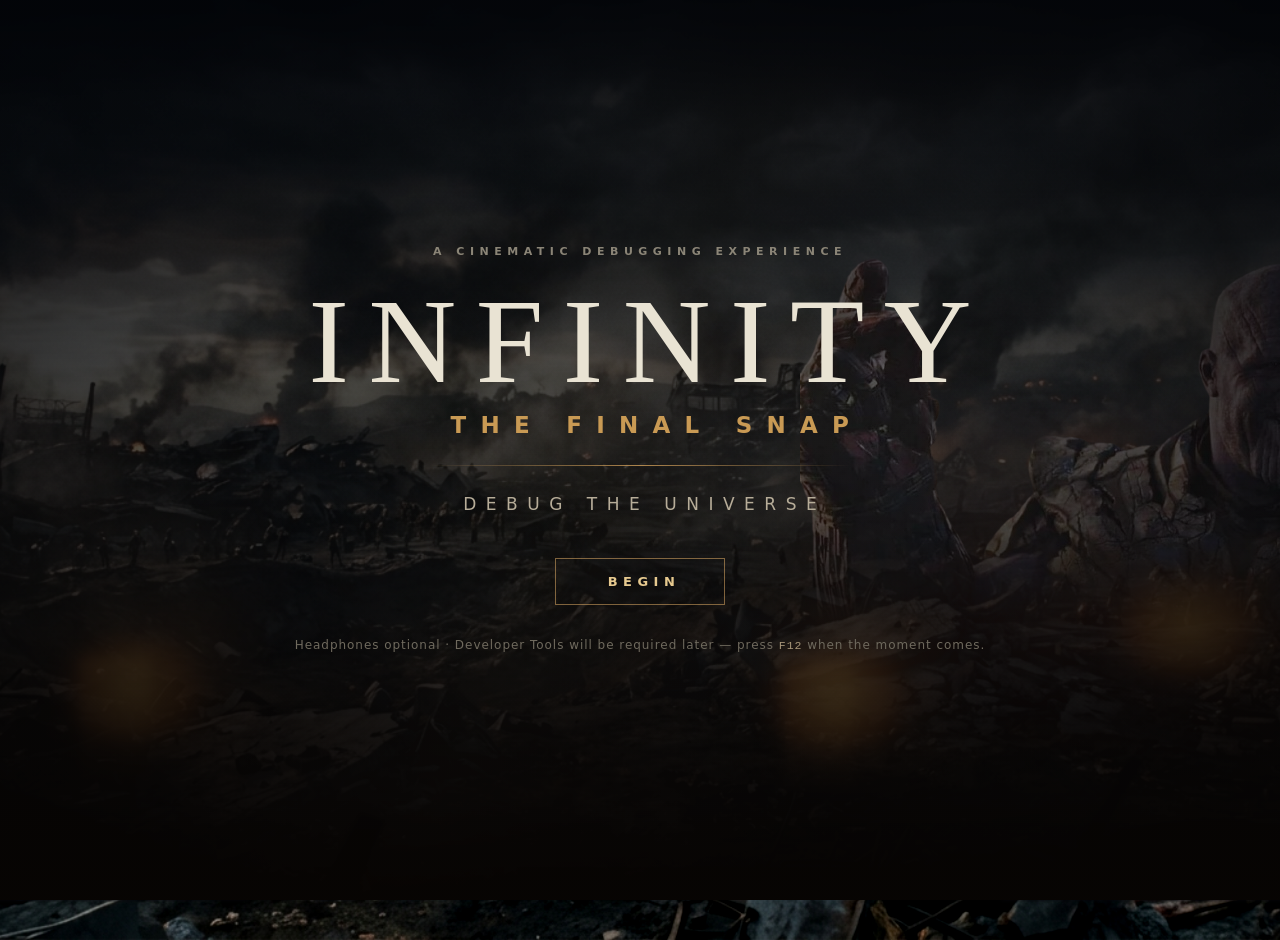
<file: endgame/index.html>
<!DOCTYPE html>
<html lang="en">

<head>
    <meta charset="UTF-8">
    <meta name="viewport" content="width=device-width, initial-scale=1">
    <title>INFINITY: The Final Snap — Debug the Universe</title>
    <link rel="stylesheet" href="css/style.css">
</head>

<body>

    <main id="stage" aria-hidden="true">
        <div id="camera">
            <div id="pusher">
                <div id="shaker">

                    <!-- Authentic Cinematic Endgame Battlefield Environment -->
                    <div id="bgImage"></div>
                    <div id="sky-lightning"></div>
                    <div id="heroAmbient"></div>

                    <div id="groundHaze"></div>
                    <div id="warGlow"></div>

                    <div id="smokeBack" class="layer">
                        <div class="smoke s1"></div>
                        <div class="smoke s2"></div>
                        <div class="plume p1"></div>
                        <div class="plume p2"></div>
                        <div class="plume p3"></div>
                    </div>



                    <div id="fires">
                        <div class="fhalo h1"></div>
                        <div class="fhalo h2"></div>
                        <div class="fhalo h3"></div>
                        <div class="fire f1"></div>
                        <div class="fire f2"></div>
                        <div class="fire f3"></div>
                        <div class="frefl r1"></div>
                        <div class="frefl r2"></div>
                    </div>

                    <!-- THE TITAN: Thanos with raised snapping gauntlet & shocked expression on snap fail -->
                    <div id="enemy">
                        <svg viewBox="0 0 622 401" aria-hidden="true">
                            <defs>
                                <linearGradient id="tFade" x1="0" y1="0" x2="0" y2="1">
                                    <stop offset="0%" stop-color="#fff" />
                                    <stop offset="68%" stop-color="#fff" />
                                    <stop offset="94%" stop-color="#000" />
                                </linearGradient>
                                <mask id="tMask" maskContentUnits="objectBoundingBox">
                                    <rect x="0" y="0" width="1" height="1" fill="url(#tFade)" />
                                </mask>
                            </defs>
                            <g id="g-enemy">
                                <g id="g-titan">
                                    <image id="thanos-smug" href="assets/images/thanos.png" xlink:href="assets/images/thanos.png" x="0" y="0" width="622" height="401" />
                                    <image id="thanos-shocked" href="assets/images/thanos_shocked.png" xlink:href="assets/images/thanos_shocked.png" x="135" y="38" width="675" height="380" mask="url(#tMask)" />
                                </g>
                            </g>
                        </svg>
                    </div>

                    <!-- THE HERO: Tony Stark / Iron Man with mapped Infinity Stones on Nano-Gauntlet -->
                    <div id="hero">
                        <svg viewBox="0 0 666 375" aria-hidden="true">
                            <defs>
                                <filter id="hglow" x="-80%" y="-80%" width="260%" height="260%">
                                    <feGaussianBlur stdDeviation="3.5" result="b" />
                                    <feMerge>
                                        <feMergeNode in="b" />
                                        <feMergeNode in="SourceGraphic" />
                                    </feMerge>
                                </filter>
                                <radialGradient id="reactor">
                                    <stop offset="0" stop-color="#eaffff" />
                                    <stop offset=".45" stop-color="#8fe3ff" />
                                    <stop offset="1" stop-color="#8fe3ff" stop-opacity="0" />
                                </radialGradient>
                            </defs>
                            <g id="g-hero">
                                <g id="g-lean">
                                    <!-- Tony Stark Photo Layer -->
                                    <image href="assets/images/tony.png" xlink:href="assets/images/tony.png" x="0" y="0" width="666" height="375" />

                                    <!-- Chest Arc Reactor Glow Overlay -->
                                    <g id="g-reactor">
                                        <polygon points="338.5,218 351,239 326,239" fill="url(#reactor)" opacity=".85" />
                                        <polygon points="338.5,223 346,236 331,236" fill="#eaffff" filter="url(#hglow)" opacity=".95" />
                                    </g>

                                    <!-- Raised right arm with the nano-gauntlet and infinity stones -->
                                    <g id="g-arm">
                                        <!-- Space Stone (Blue) - pinky knuckle -->
                                        <g class="stone" style="--c:#54c8ff;--d:.3s">
                                            <circle class="halo3" cx="197" cy="108" r="14" />
                                            <circle class="halo2" cx="197" cy="108" r="8" />
                                            <circle class="core2" cx="197" cy="108" r="3.2" />
                                        </g>

                                        <!-- Power Stone (Purple) - ring knuckle -->
                                        <g class="stone" style="--c:#a06bff">
                                            <circle class="halo3" cx="207" cy="106" r="15" />
                                            <circle class="halo2" cx="207" cy="106" r="9" />
                                            <circle class="core2" cx="207" cy="106" r="3.6" />
                                        </g>

                                        <!-- Reality Stone (Red) - middle knuckle -->
                                        <g class="stone" style="--c:#ff4e5e;--d:.6s">
                                            <circle class="halo3" cx="217" cy="107" r="15" />
                                            <circle class="halo2" cx="217" cy="107" r="9" />
                                            <circle class="core2" cx="217" cy="107" r="3.6" />
                                        </g>

                                        <!-- Soul Stone (Orange) - index knuckle -->
                                        <g class="stone" style="--c:#ffa03c;--d:.9s">
                                            <circle class="halo3" cx="227" cy="114" r="16" />
                                            <circle class="halo2" cx="227" cy="114" r="10" />
                                            <circle class="core2" cx="227" cy="114" r="4.0" />
                                        </g>

                                        <!-- Time Stone (Green) - thumb base -->
                                        <g class="stone" style="--c:#57e07a;--d:1.2s">
                                            <circle class="halo3" cx="237" cy="123" r="15" />
                                            <circle class="halo2" cx="237" cy="123" r="9" />
                                            <circle class="core2" cx="237" cy="123" r="3.6" />
                                        </g>

                                        <!-- Mind Stone (Yellow - Large) - back of gauntlet -->
                                        <g class="stone big" style="--c:#ffd24a;--d:.15s">
                                            <circle class="halo3" cx="205" cy="146" r="24" />
                                            <circle class="halo2" cx="205" cy="146" r="15" />
                                            <circle class="core2" cx="205" cy="146" r="6.0" />
                                        </g>

                                        <!-- Snap shockwave circle -->
                                        <circle id="shock" cx="212" cy="110" r="14" fill="none" stroke="#ffddb0"
                                            stroke-width="4" />
                                    </g>

                                    <!-- Energy arcs crackling across forearm (reveal & charging beat) -->
                                    <g id="g-arcs">
                                        <path class="arc a1" d="M205,146 L198,185 L206,225 L196,275" />
                                        <path class="arc a2" d="M217,144 L212,180 L219,215 L211,260" />
                                        <path class="arc a3" d="M227,140 L224,175 L218,210 L225,250" />
                                        <path class="arc a4" d="M197,165 L208,195 L200,230 L215,265" />
                                    </g>
                                </g>
                            </g>
                        </svg>
                    </div>

                    <div id="smokeFront" class="layer">
                        <div class="smoke s3"></div>
                    </div>
                    <div id="ray" class="layer"></div>
                    <div id="layer-fore" class="layer">
                        <svg viewBox="0 0 1600 900" aria-hidden="true">
                            <path d="M-20,900 L-20,792 Q120,756 250,818 Q370,864 410,900 Z" fill="#04060a" />
                            <path d="M1160,900 Q1290,796 1430,826 Q1540,848 1620,900 Z" fill="#04060a" />
                            <path d="M1198,910 L1292,756 L1304,762 L1214,910 Z" fill="#05070b" />
                            <path d="M-10,910 L60,770 L74,776 L10,910 Z" fill="#05070b" />
                            <path d="M470,910 L520,812 L546,820 L506,910 Z" fill="#05070b" />
                        </svg>
                    </div>

                    <div id="embers"></div>
                    <div id="ash"></div>

                    <!-- THE broken element: everything of the primary pathway lives in here -->
                    <div class="cosmic-energy" id="cosmicEnergy" data-resonance="disabled" aria-hidden="true">
                        <svg viewBox="0 0 1600 900" aria-hidden="true">
                            <defs>
                                <linearGradient id="beamGrad" x1="407" y1="455" x2="1280" y2="500"
                                    gradientUnits="userSpaceOnUse">
                                    <stop offset="0" stop-color="#ffd27a" />
                                    <stop offset=".45" stop-color="#ff9d3c" />
                                    <stop offset="1" stop-color="#ffe9b0" />
                                </linearGradient>
                                <filter id="eblur" x="-30%" y="-30%" width="160%" height="160%">
                                    <feGaussianBlur stdDeviation="10" />
                                </filter>
                            </defs>
                            <path class="beam halo" pathLength="100" d="M407,455 C650,210 980,650 1280,500" />
                            <path class="beam core" pathLength="100" d="M407,455 C650,210 980,650 1280,500" />
                            <path class="beam hot" pathLength="100" d="M407,455 C650,210 980,650 1280,500" />
                        </svg>
                        <div id="sparks"></div>
                        <div class="bloom"></div>
                    </div>

                    <div id="dissolve"></div>
                    <div id="flash"></div>

                </div>
            </div>
        </div>
    </main>

    <div id="vignette"></div>
    <svg id="grain" aria-hidden="true">
        <filter id="gfn">
            <feTurbulence type="fractalNoise" baseFrequency="0.8" numOctaves="2" stitchTiles="stitch" />
            <feColorMatrix type="saturate" values="0" />
        </filter>
        <rect width="100%" height="100%" filter="url(#gfn)" />
    </svg>

    <div id="ui">
        <div id="hud" aria-live="polite"></div>
        <div id="caption" aria-live="polite"></div>
        <div id="toast">PATHWAY RESTORED</div>

        <section id="debug" role="alert" tabindex="-1" aria-labelledby="dbgTitle">
            <h2 id="dbgTitle">COSMIC ENERGY PATHWAY OFFLINE</h2>
            <p class="lead">The snap succeeded — but the cosmic energy pathway is unlinked in the DOM.</p>
            <p class="mission"><strong>MISSION</strong> — Inspect the <code>#cosmicEnergy</code> element and change HTML attribute <code>data-resonance="disabled"</code> to <code>data-resonance="active"</code>. The game is paused; no timer will advance it.</p>
            <ol>
                <li>Open DevTools: <code>F12</code> or <code>Ctrl+Shift+I</code> (macOS: <code>Cmd+Option+I</code>).</li>
                <li>In the Elements panel, find <code>&lt;div id="cosmicEnergy"&gt;</code>.</li>
                <li>Change attribute <code>data-resonance="disabled"</code> to <code>data-resonance="active"</code>.</li>
                <li>Alternatively, in the Console tab execute:
                    <div style="background:#050914; padding:6px 10px; border-radius:4px; color:#5cf5a6; font-size:12px; margin-top:4px;">document.getElementById('cosmicEnergy').setAttribute('data-resonance', 'active');</div>
                </li>
            </ol>
            <p class="small">This challenge requires a regular desktop browser with Developer Tools access.</p>
            <p class="pulse"><i></i>POLLING DOM ATTRIBUTE · 200&nbsp;MS</p>
            <div class="bypassRow">
                <button id="bypass" class="cta mini" type="button">⚡ Test Bypass (Auto-Fix)</button>
            </div>
        </section>

        <div id="title">
            <div>
                <p class="kicker">A CINEMATIC DEBUGGING EXPERIENCE</p>
                <h1>INFINITY<span class="t2">THE FINAL SNAP</span></h1>
                <div class="rule"></div>
                <p class="sub">DEBUG THE UNIVERSE</p>
                <div><button id="begin" class="cta">Begin</button></div>
                <p class="note">Headphones optional · Developer Tools will be required later — press <code>F12</code>
                    when the moment comes.</p>
            </div>
        </div>

        <div id="end" role="dialog" aria-labelledby="endTitle">
            <div>
                <p class="kicker">SIGNAL RESTORED · REALITY HOLDS</p>
                <h2 id="endTitle">MISSION COMPLETE</h2>
                <p class="sub">You restored the cosmic energy pathway.</p>
                <div><button id="restart" class="cta">Restart</button></div>
                <p class="note">Restarting reloads the page — the fault returns with it.</p>
            </div>
        </div>
    </div>

    <script src="js/app.js"></script>
</body>

</html>
</file>
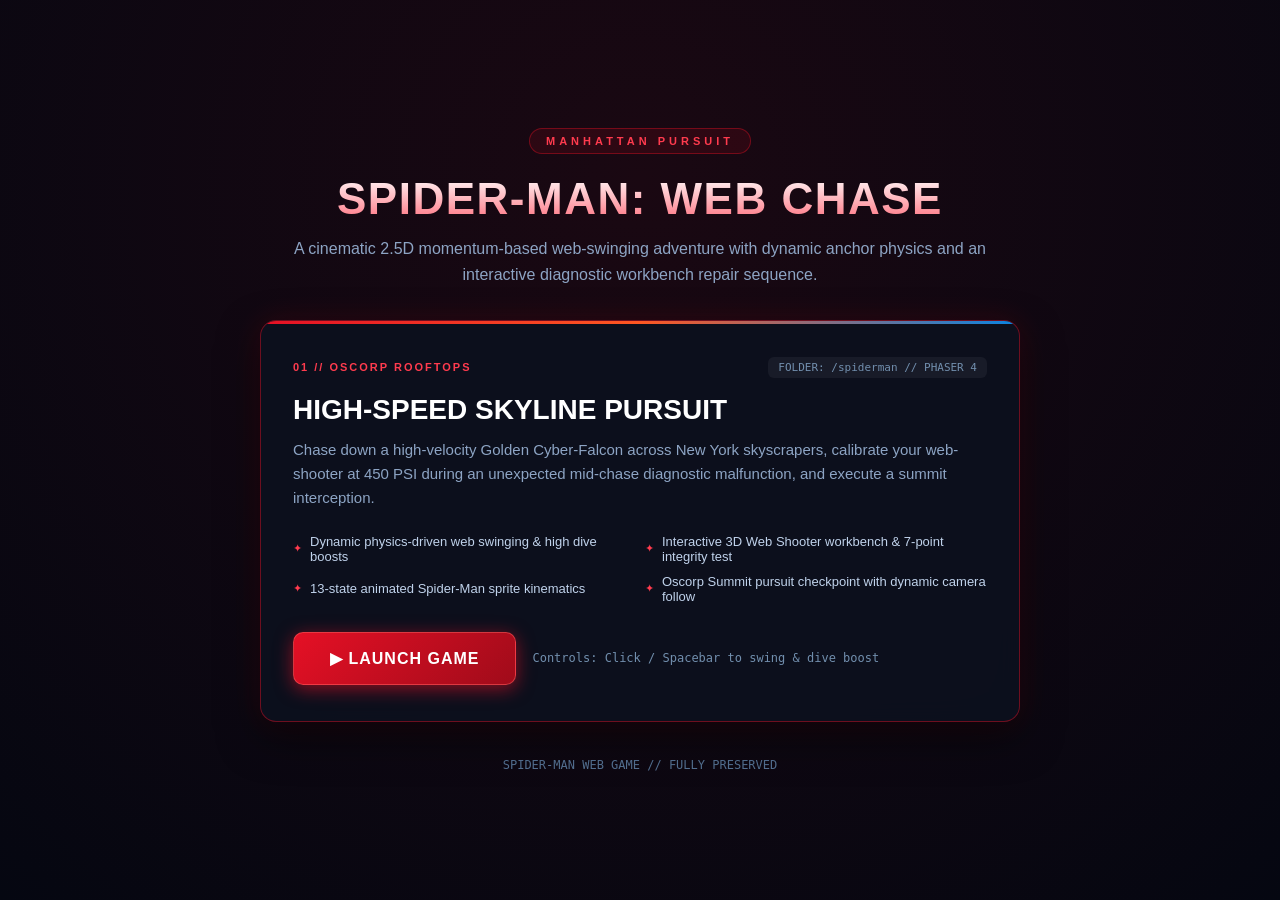
<file: spiderman/index.html>
<!DOCTYPE html>
<html lang="en">
<head>
  <meta charset="UTF-8">
  <meta name="viewport" content="width=device-width, initial-scale=1.0">
  <title>Spider-Man: Web Chase | Interactive Superhero Web Game</title>
  <meta name="description" content="Cinematic 2.5D momentum web-swinging game across the Manhattan skyline featuring Spider-Man.">
  <link rel="icon" href="data:image/svg+xml,<svg xmlns=%22http://www.w3.org/2000/svg%22 viewBox=%220 0 100 100%22><text y=%22.9em%22 font-size=%2290%22>🕷️</text></svg>">
  <style>
    :root {
      --bg: #050711;
      --card-bg: rgba(12, 17, 30, 0.92);
      --border: rgba(229, 16, 37, 0.45);
      --red: #e51025;
      --red-glow: rgba(229, 16, 37, 0.6);
      --blue: #0984e3;
      --text: #e0ecff;
      --muted: #8da4c4;
    }
    * { box-sizing: border-box; margin: 0; padding: 0; }
    body {
      background: radial-gradient(circle at 50% 20%, #1a0812 0%, #050711 100%);
      color: var(--text);
      font-family: 'SF Pro Display', -apple-system, BlinkMacSystemFont, 'Segoe UI', Roboto, sans-serif;
      min-height: 100vh;
      display: flex;
      flex-direction: column;
      align-items: center;
      justify-content: center;
      padding: 40px 20px;
    }
    .container {
      max-width: 760px;
      width: 100%;
      text-align: center;
    }
    .badge {
      font-size: 11px;
      letter-spacing: 4px;
      font-weight: 800;
      color: #ff3b4e;
      border: 1px solid rgba(229, 16, 37, 0.4);
      display: inline-block;
      padding: 6px 16px;
      border-radius: 20px;
      margin-bottom: 20px;
      background: rgba(229, 16, 37, 0.1);
      text-transform: uppercase;
    }
    h1 {
      font-size: 44px;
      font-weight: 900;
      letter-spacing: 1.5px;
      margin-bottom: 12px;
      background: linear-gradient(180deg, #ffffff 0%, #ff6b7a 100%);
      -webkit-background-clip: text;
      -webkit-text-fill-color: transparent;
      text-transform: uppercase;
    }
    p.subtitle {
      font-size: 16px;
      color: var(--muted);
      line-height: 1.6;
      margin-bottom: 32px;
    }
    .game-card {
      background: var(--card-bg);
      border: 1px solid var(--border);
      border-radius: 16px;
      padding: 36px 32px;
      text-align: left;
      box-shadow: 0 16px 40px rgba(0, 0, 0, 0.5), 0 0 30px rgba(229, 16, 37, 0.15);
      backdrop-filter: blur(12px);
      position: relative;
      overflow: hidden;
    }
    .game-card::before {
      content: "";
      position: absolute;
      top: 0; left: 0; right: 0; height: 3px;
      background: linear-gradient(90deg, #e51025, #ff5722, #0984e3);
    }
    .game-header {
      display: flex;
      justify-content: space-between;
      align-items: center;
      margin-bottom: 16px;
      flex-wrap: wrap;
      gap: 10px;
    }
    .tag {
      font-size: 11px;
      font-weight: 800;
      letter-spacing: 2px;
      color: #ff3b4e;
    }
    .engine {
      font-size: 11px;
      font-family: monospace;
      color: #728fae;
      background: rgba(255, 255, 255, 0.05);
      padding: 4px 10px;
      border-radius: 6px;
    }
    .game-title {
      font-size: 28px;
      font-weight: 900;
      color: #ffffff;
      margin-bottom: 12px;
    }
    .game-desc {
      font-size: 15px;
      color: var(--muted);
      line-height: 1.6;
      margin-bottom: 24px;
    }
    .features-list {
      list-style: none;
      margin-bottom: 28px;
      font-size: 13px;
      color: #c0d2eb;
      display: grid;
      grid-template-columns: repeat(auto-fit, minmax(280px, 1fr));
      gap: 10px;
    }
    .features-list li {
      display: flex;
      align-items: center;
      gap: 8px;
    }
    .features-list li::before {
      content: "✦";
      color: #ff3b4e;
      font-size: 11px;
    }
    .actions {
      display: flex;
      gap: 16px;
      align-items: center;
      flex-wrap: wrap;
    }
    .btn-play {
      display: inline-flex;
      align-items: center;
      justify-content: center;
      gap: 10px;
      background: linear-gradient(135deg, #e51025 0%, #a00b1a 100%);
      color: #fff;
      text-decoration: none;
      font-weight: 800;
      font-size: 16px;
      letter-spacing: 1px;
      padding: 16px 36px;
      border-radius: 10px;
      border: 1px solid rgba(255, 100, 100, 0.5);
      transition: all 0.25s ease;
      box-shadow: 0 4px 18px var(--red-glow);
    }
    .btn-play:hover {
      transform: translateY(-2px);
      box-shadow: 0 8px 26px rgba(229, 16, 37, 0.8);
      background: linear-gradient(135deg, #ff2238 0%, #b80d1e 100%);
    }
    .controls-hint {
      font-size: 12px;
      color: #728fae;
      font-family: monospace;
    }
    footer {
      margin-top: 36px;
      font-size: 12px;
      color: #557294;
      font-family: monospace;
    }
  </style>
</head>
<body>
  <div class="container">
    <div class="badge">MANHATTAN PURSUIT</div>
    <h1>SPIDER-MAN: WEB CHASE</h1>
    <p class="subtitle">A cinematic 2.5D momentum-based web-swinging adventure with dynamic anchor physics and an interactive diagnostic workbench repair sequence.</p>

    <div class="game-card">
      <div class="game-header">
        <span class="tag">01 // OSCORP ROOFTOPS</span>
        <span class="engine">FOLDER: /spiderman // PHASER 4</span>
      </div>
      <h2 class="game-title">HIGH-SPEED SKYLINE PURSUIT</h2>
      <p class="game-desc">Chase down a high-velocity Golden Cyber-Falcon across New York skyscrapers, calibrate your web-shooter at 450 PSI during an unexpected mid-chase diagnostic malfunction, and execute a summit interception.</p>
      
      <ul class="features-list">
        <li>Dynamic physics-driven web swinging & high dive boosts</li>
        <li>Interactive 3D Web Shooter workbench & 7-point integrity test</li>
        <li>13-state animated Spider-Man sprite kinematics</li>
        <li>Oscorp Summit pursuit checkpoint with dynamic camera follow</li>
      </ul>

      <div class="actions">
        <a href="spiderman/index.html" class="btn-play">▶ LAUNCH GAME</a>
        <span class="controls-hint">Controls: Click / Spacebar to swing & dive boost</span>
      </div>
    </div>

    <footer>
      <span>SPIDER-MAN WEB GAME // FULLY PRESERVED</span>
    </footer>
  </div>
</body>
</html>
</file>
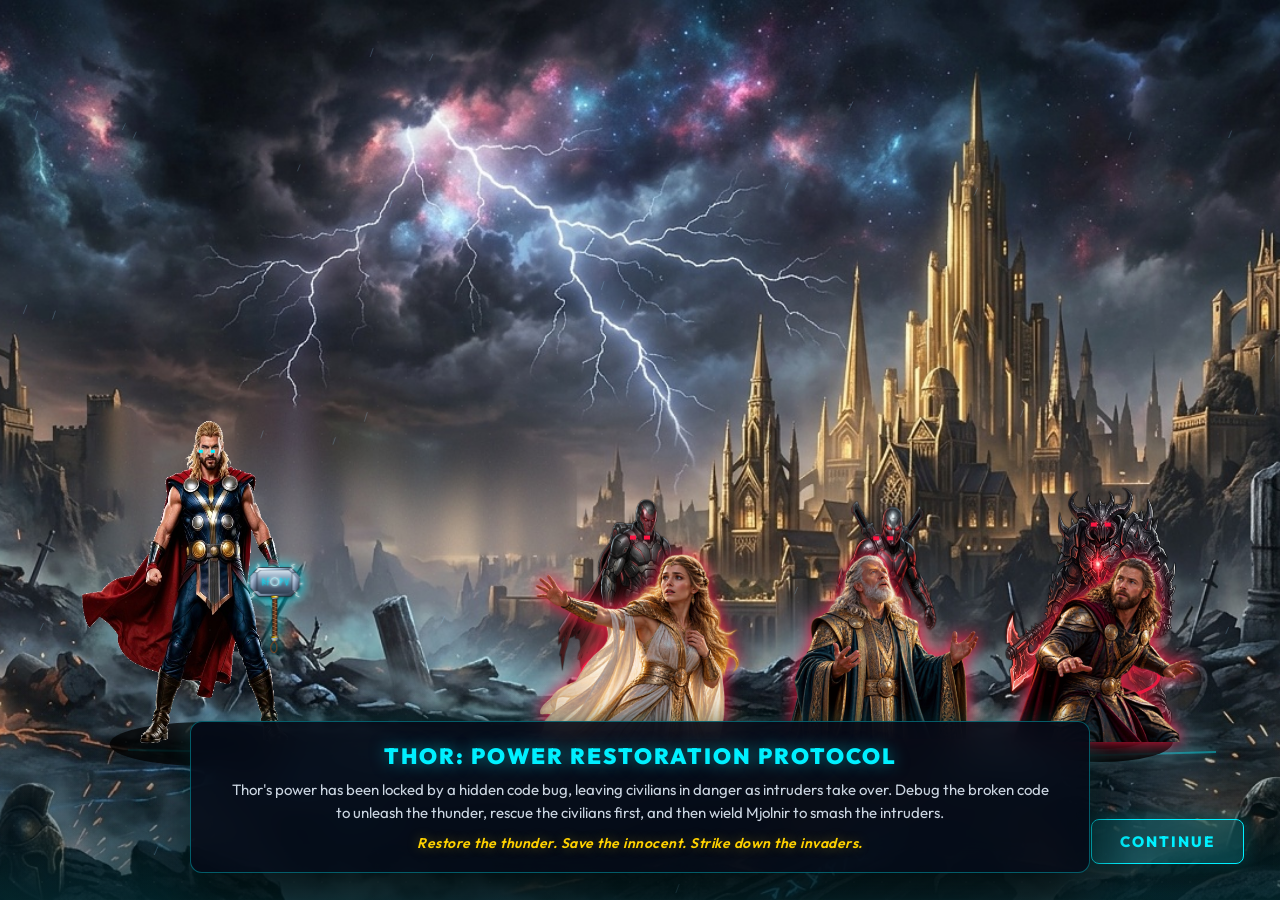
<file: thor/index.html>
<!DOCTYPE html>
<html lang="en">
<head>
  <meta charset="UTF-8">
  <meta name="viewport" content="width=device-width, initial-scale=1.0">
  <title>Mjölnir Return | Realm Defense</title>
  <meta name="description" content="Cinematic full-screen superhero action. Purge Asgardian traitors, solve the Bifrost glitch, and summon celestial thunder with Mjölnir.">
  <meta name="theme-color" content="#03050a">
  <link rel="icon" href="data:image/svg+xml,<svg xmlns='http://www.w3.org/2000/svg' viewBox='0 0 100 100'><text y='.9em' font-size='90'>🔨</text></svg>">
  <link rel="preconnect" href="https://fonts.googleapis.com">
  <link rel="preconnect" href="https://fonts.gstatic.com" crossorigin>
  <link href="https://fonts.googleapis.com/css2?family=Outfit:wght@400;600;700;800;900&display=swap" rel="stylesheet">
  <link rel="stylesheet" href="css/hub.css">
  <link rel="stylesheet" href="css/game.css">
  <!-- INTENTIONAL CODE DEFECT: BIFROST WARD MATRIX (INSPECT & EDIT IN DEVTOOLS) -->
  <style id="bifrost-ward-css">
    /* Asgardian Bifrost Barrier Defenses */
    .bifrost-ward {
      position: relative;
      display: center; /* Defective CSS property value */
      width: 100%;
      border-radius: 8px;
    }
  </style>

  <style>
    * {
      box-sizing: border-box;
      user-select: none;
      -webkit-user-select: none;
    }

    html, body {
      margin: 0;
      padding: 0;
      width: 100vw;
      height: 100dvh;
      min-height: 100svh;
      overflow: hidden;
      background-color: #03050a;
      font-family: 'Outfit', -apple-system, BlinkMacSystemFont, 'Segoe UI', Roboto, sans-serif;
      color: #e2e8f0;
    }

    .canvas-wrapper {
      position: absolute;
      inset: 0;
      width: 100vw;
      height: 100dvh;
      min-height: 100svh;
      max-width: none;
      aspect-ratio: auto;
      border: none;
      border-radius: 0;
      box-shadow: none;
      overflow: hidden;
      background: #03050a;
    }

    /* CINEMATIC MISSION PANEL AT BOTTOM OF STARTING SCREEN */
    .cinematic-mission-panel {
      position: absolute;
      left: 50%;
      bottom: clamp(16px, 3vh, 36px);
      bottom: calc(clamp(16px, 3vh, 36px) + env(safe-area-inset-bottom, 0px));
      width: min(900px, calc(100% - 32px));
      transform: translateX(-50%);
      background: rgba(4, 10, 22, 0.88);
      backdrop-filter: blur(16px);
      -webkit-backdrop-filter: blur(16px);
      border: 1px solid rgba(0, 240, 255, 0.35);
      border-radius: 12px;
      padding: clamp(16px, 2.2vh, 24px) clamp(20px, 3vw, 36px);
      box-shadow: 0 16px 48px rgba(0, 0, 0, 0.85), 0 0 24px rgba(0, 240, 255, 0.15);
      z-index: 25;
      text-align: center;
      pointer-events: auto;
      opacity: 1;
      animation: panelDescend 0.6s cubic-bezier(0.16, 1, 0.3, 1) forwards;
      transition: transform 0.45s cubic-bezier(0.16, 1, 0.3, 1), opacity 0.45s ease;
    }

    @keyframes panelDescend {
      0% {
        opacity: 0;
        transform: translate(-50%, -24px);
      }
      100% {
        opacity: 1;
        transform: translate(-50%, 0);
      }
    }

    .cinematic-mission-panel.exiting {
      opacity: 0 !important;
      transform: translate(-50%, 28px) !important;
      pointer-events: none !important;
    }

    .cinematic-mission-panel.hidden {
      display: none !important;
      pointer-events: none !important;
    }

    @media (prefers-reduced-motion: reduce) {
      .cinematic-mission-panel {
        animation: none !important;
        transition: opacity 0.15s ease !important;
      }
      .cinematic-mission-panel.exiting {
        transform: translate(-50%, 0) !important;
        opacity: 0 !important;
      }
    }

    .mission-heading {
      margin: 0 0 8px 0;
      font-family: 'Outfit', sans-serif;
      font-weight: 900;
      font-size: clamp(16px, 2vw, 22px);
      letter-spacing: 2px;
      color: #00f0ff;
      text-transform: uppercase;
      text-shadow: 0 0 16px rgba(0, 240, 255, 0.5);
    }

    .mission-description {
      margin: 0 0 10px 0;
      font-size: clamp(12px, 1.25vw, 15px);
      line-height: 1.55;
      color: #cbd5e1;
    }

    .mission-tagline {
      margin: 0;
      font-size: clamp(11px, 1.1vw, 14px);
      color: #ffd200;
      letter-spacing: 0.5px;
    }

    .mission-tagline em {
      font-style: italic;
      font-weight: 600;
      text-shadow: 0 0 12px rgba(255, 210, 0, 0.35);
    }

    .canvas-wrapper::after {
      display: none;
    }

    #gameCanvas {
      position: absolute;
      inset: 0;
      width: 100%;
      height: 100%;
      display: block;
    }

    /* MINIMAL CINEMATIC HUD — ONLY ESSENTIAL CONTROLS */
    .fs-controls-container {
      position: absolute;
      bottom: clamp(20px, 3.5vw, 36px);
      right: clamp(20px, 3.5vw, 36px);
      z-index: 20;
      pointer-events: auto;
    }

    /* Primary Action Button — Sleek, Minimal, Premium */
    .cinematic-action-btn {
      background: rgba(6, 12, 24, 0.85);
      backdrop-filter: blur(14px);
      border: 1.5px solid rgba(0, 240, 255, 0.6);
      color: #00f0ff;
      font-family: 'Outfit', sans-serif;
      font-weight: 800;
      font-size: clamp(13px, 1.2vw, 15px);
      letter-spacing: 1.5px;
      padding: 12px 28px;
      border-radius: 8px;
      cursor: pointer;
      display: inline-flex;
      align-items: center;
      gap: 10px;
      box-shadow: 0 8px 24px rgba(0, 0, 0, 0.6), 0 0 16px rgba(0, 240, 255, 0.2);
      transition: all 0.25s cubic-bezier(0.16, 1, 0.3, 1);
      text-transform: uppercase;
    }

    .cinematic-action-btn:hover:not(:disabled) {
      background: #00f0ff;
      color: #03050a;
      box-shadow: 0 10px 32px rgba(0, 240, 255, 0.45);
      transform: translateY(-2px);
    }

    .cinematic-action-btn.solve-mode {
      border-color: rgba(0, 240, 255, 0.7);
      color: #00f0ff;
      box-shadow: 0 8px 24px rgba(0, 0, 0, 0.6), 0 0 14px rgba(0, 240, 255, 0.2);
    }

    .cinematic-action-btn.solve-mode:hover:not(:disabled) {
      background: #00f0ff;
      color: #03050a;
      box-shadow: 0 10px 32px rgba(0, 240, 255, 0.5);
    }

    .cinematic-action-btn.combat-mode {
      border-color: #ffd200;
      color: #ffd200;
      box-shadow: 0 8px 24px rgba(0, 0, 0, 0.6), 0 0 20px rgba(255, 210, 0, 0.3);
    }

    .cinematic-action-btn.combat-mode:hover:not(:disabled) {
      background: #ffd200;
      color: #03050a;
      box-shadow: 0 10px 32px rgba(255, 210, 0, 0.55);
    }

    .cinematic-action-btn.continue-mode {
      background: rgba(0, 240, 255, 0.16);
      border-color: #00f0ff;
      color: #00f0ff;
      box-shadow: 0 8px 24px rgba(0, 0, 0, 0.6), 0 0 18px rgba(0, 240, 255, 0.35);
      font-size: 15px;
      letter-spacing: 2px;
    }

    .cinematic-action-btn.continue-mode:hover:not(:disabled) {
      background: #00f0ff;
      color: #03050a;
      box-shadow: 0 10px 32px rgba(0, 240, 255, 0.6);
      transform: translateY(-2px);
    }

    .cinematic-action-btn:disabled {
      opacity: 0.45;
      cursor: not-allowed;
      border-color: rgba(255, 255, 255, 0.2);
      color: #94a3b8;
      box-shadow: none;
      transform: none;
    }

    /* TRANSIENT CENTER TOAST — Shows briefly during milestones then smoothly fades */
    .cinematic-toast {
      position: absolute;
      top: 22%;
      left: 50%;
      transform: translate(-50%, -50%) scale(0.95);
      background: rgba(4, 8, 18, 0.88);
      backdrop-filter: blur(16px);
      border: 1px solid rgba(0, 240, 255, 0.4);
      color: #00f0ff;
      font-size: clamp(14px, 1.5vw, 18px);
      font-weight: 800;
      letter-spacing: 2px;
      text-transform: uppercase;
      padding: 10px 24px;
      border-radius: 30px;
      box-shadow: 0 12px 36px rgba(0, 0, 0, 0.8), 0 0 24px rgba(0, 240, 255, 0.3);
      pointer-events: none;
      z-index: 30;
      opacity: 0;
      transition: opacity 0.4s ease, transform 0.4s cubic-bezier(0.16, 1, 0.3, 1);
    }

    .cinematic-toast.show {
      opacity: 1;
      transform: translate(-50%, -50%) scale(1);
    }

    /* Modal Screen Overlays */
    .canvas-screen-overlay {
      position: absolute;
      inset: 0;
      background: rgba(2, 4, 10, 0.8);
      backdrop-filter: blur(12px);
      display: flex;
      flex-direction: column;
      align-items: center;
      justify-content: center;
      z-index: 50;
      padding: 20px;
    }

    .overlay-card {
      background: rgba(8, 14, 28, 0.96);
      border: 1px solid rgba(0, 240, 255, 0.3);
      border-radius: 16px;
      padding: 36px 40px;
      max-width: 580px;
      width: 90%;
      box-shadow: 0 24px 64px rgba(0, 0, 0, 0.95);
      backdrop-filter: blur(20px);
      text-align: center;
    }

    .overlay-badge {
      display: inline-block;
      font-size: 11px;
      font-weight: 900;
      letter-spacing: 1.5px;
      padding: 5px 12px;
      border-radius: 4px;
      margin-bottom: 12px;
    }

    .overlay-title {
      font-size: clamp(24px, 3.2vw, 34px);
      font-weight: 900;
      letter-spacing: 1px;
      margin: 8px 0 16px 0;
      color: #fff;
      text-transform: uppercase;
    }

    .overlay-title.victory {
      color: #ffd200;
      text-shadow: 0 0 24px rgba(255, 210, 0, 0.5);
    }

    .overlay-instructions {
      font-size: 14px;
      line-height: 1.6;
      color: #94a3b8;
      margin-bottom: 24px;
    }

    .overlay-btn-group {
      display: flex;
      gap: 14px;
      justify-content: center;
      flex-wrap: wrap;
    }

    .overlay-btn {
      font-family: 'Outfit', sans-serif;
      font-size: 14px;
      font-weight: 800;
      letter-spacing: 1px;
      padding: 12px 28px;
      border-radius: 8px;
      cursor: pointer;
      border: none;
      transition: all 0.25s ease;
      text-transform: uppercase;
    }

    .overlay-btn:hover {
      transform: translateY(-2px);
      box-shadow: 0 6px 20px rgba(0, 0, 0, 0.4);
    }

    .overlay-btn.primary {
      background: #00f0ff;
      color: #03050a;
    }

    .overlay-btn.primary:hover {
      background: #67e8f9;
      box-shadow: 0 8px 24px rgba(0, 240, 255, 0.5);
    }

    .overlay-btn.gold {
      background: #ffd200;
      color: #03050a;
    }

    .overlay-btn.gold:hover {
      background: #fde047;
      box-shadow: 0 8px 24px rgba(255, 210, 0, 0.5);
    }

    .overlay-btn.secondary {
      background: rgba(255, 255, 255, 0.08);
      color: #cbd5e1;
      border: 1px solid rgba(255, 255, 255, 0.2);
    }

    .overlay-btn.secondary:hover {
      background: rgba(255, 255, 255, 0.16);
      color: #fff;
    }

    .victory-stats-grid {
      display: grid;
      grid-template-columns: 1fr 1fr;
      gap: 16px;
      margin-bottom: 24px;
    }

    .victory-stat-box {
      background: rgba(255, 255, 255, 0.04);
      border: 1px solid rgba(255, 255, 255, 0.1);
      border-radius: 8px;
      padding: 14px;
    }

    .victory-stat-box .v-val {
      font-size: 32px;
      font-weight: 900;
      color: #00ff88;
      line-height: 1;
    }

    .victory-stat-box .v-label {
      font-size: 11px;
      color: #94a3b8;
      text-transform: uppercase;
      font-weight: 700;
      letter-spacing: 0.8px;
      margin-top: 4px;
    }

    /* ASGARDIAN RUNIC DEBUG TERMINAL */
    .debug-terminal-overlay {
      position: absolute;
      inset: 0;
      background: rgba(2, 4, 10, 0.85);
      backdrop-filter: blur(14px);
      display: flex;
      align-items: center;
      justify-content: center;
      z-index: 60;
      padding: 20px;
    }

    .debug-terminal-window {
      background: rgba(8, 14, 28, 0.98);
      border: 1px solid rgba(0, 240, 255, 0.4);
      border-radius: 14px;
      max-width: 660px;
      width: 100%;
      box-shadow: 0 24px 64px rgba(0, 0, 0, 0.95);
      overflow: hidden;
      display: flex;
      flex-direction: column;
    }

    .terminal-header {
      background: rgba(6, 10, 20, 0.95);
      border-bottom: 1px solid rgba(0, 240, 255, 0.2);
      padding: 14px 20px;
      display: flex;
      align-items: center;
      justify-content: space-between;
    }

    .terminal-title {
      font-size: 13px;
      font-weight: 800;
      letter-spacing: 1px;
      color: #00f0ff;
    }

    .terminal-close-btn {
      background: none;
      border: none;
      color: #94a3b8;
      font-size: 22px;
      cursor: pointer;
      line-height: 1;
      padding: 0 4px;
      transition: color 0.2s;
    }

    .terminal-close-btn:hover { color: #fff; }

    .terminal-body {
      padding: 20px;
      display: flex;
      flex-direction: column;
      gap: 16px;
    }

    .terminal-briefing {
      font-size: 13px;
      line-height: 1.5;
      color: #cbd5e1;
      background: rgba(0, 240, 255, 0.05);
      border-left: 3px solid #00f0ff;
      padding: 10px 14px;
      border-radius: 4px;
    }

    .code-editor-box {
      background: #060913;
      border: 1px solid rgba(255, 255, 255, 0.1);
      border-radius: 8px;
      padding: 12px;
      font-family: 'Consolas', 'Fira Code', monospace;
      font-size: 13px;
    }

    .code-line {
      display: flex;
      padding: 4px 8px;
      border-radius: 4px;
      cursor: pointer;
      transition: background 0.15s ease;
    }

    .code-line:hover { background: rgba(255, 255, 255, 0.06); }
    .code-line.selected { background: rgba(0, 240, 255, 0.15); border: 1px solid rgba(0, 240, 255, 0.4); }

    .line-num {
      width: 28px;
      color: #475569;
      user-select: none;
    }

    .line-code { flex: 1; color: #cbd5e1; }
    .line-code .kw { color: #f43f5e; }
    .line-code .prop { color: #38bdf8; }
    .line-code .val { color: #f59e0b; font-weight: bold; }
    .line-code .comm { color: #64748b; font-style: italic; }

    .fix-selection-area {
      background: rgba(15, 23, 42, 0.6);
      border: 1px solid rgba(0, 240, 255, 0.2);
      border-radius: 8px;
      padding: 14px;
      display: flex;
      flex-direction: column;
      gap: 10px;
    }

    .fix-prompt {
      font-size: 11px;
      font-weight: 800;
      color: #00f0ff;
      letter-spacing: 0.8px;
    }

    .fix-options-grid {
      display: flex;
      flex-direction: column;
      gap: 8px;
    }

    .fix-option-btn {
      background: rgba(30, 41, 59, 0.7);
      border: 1px solid rgba(255, 255, 255, 0.15);
      color: #e2e8f0;
      padding: 10px 14px;
      border-radius: 6px;
      font-family: inherit;
      font-size: 13px;
      text-align: left;
      cursor: pointer;
      display: flex;
      align-items: center;
      gap: 10px;
      transition: all 0.2s ease;
    }

    .fix-option-btn:hover {
      background: rgba(0, 240, 255, 0.15);
      border-color: #00f0ff;
      color: #fff;
    }

    .fix-option-btn.active {
      background: rgba(0, 255, 136, 0.2);
      border-color: #00ff88;
      color: #00ff88;
    }

    .terminal-footer {
      display: flex;
      align-items: center;
      justify-content: space-between;
      gap: 12px;
      padding-top: 6px;
    }

    .terminal-status-msg {
      font-size: 12px;
      color: #94a3b8;
      flex: 1;
    }

    .terminal-status-msg.success { color: #00ff88; }
    .terminal-status-msg.error { color: #ff5252; }

    .verify-patch-btn {
      background: #00f0ff;
      color: #03050a;
      font-weight: 800;
      font-size: 13px;
      padding: 10px 20px;
      border-radius: 6px;
      border: none;
      cursor: pointer;
      transition: all 0.2s;
    }

    .verify-patch-btn:disabled {
      background: #334155;
      color: #64748b;
      cursor: not-allowed;
    }

    .hidden { display: none !important; }
  </style>
</head>
<body>

  <div class="canvas-wrapper" id="canvasWrapper" style="touch-action: none;">
    <canvas id="gameCanvas"></canvas>

    <!-- LIVE BIFROST WARD MATRIX ELEMENT (FOR DEVTOOLS VERIFICATION) -->
    <div id="bifrostWard" class="bifrost-ward" style="position: absolute; width:0; height:0; pointer-events: none; opacity:0;"></div>

    <!-- CINEMATIC STORYLINE MISSION PANEL (STARTING SCREEN) -->
    <div class="cinematic-mission-panel" id="missionPanel">
      <h3 class="mission-heading">THOR: POWER RESTORATION PROTOCOL</h3>
      <p class="mission-description">Thor's power has been locked by a hidden code bug, leaving civilians in danger as intruders take over. Debug the broken code to unleash the thunder, rescue the civilians first, and then wield Mjolnir to smash the intruders.</p>
      <p class="mission-tagline"><em>Restore the thunder. Save the innocent. Strike down the invaders.</em></p>
    </div>

    <!-- DISCREET ESSENTIAL CONTROLS (BOTTOM-RIGHT) -->
    <div class="fs-controls-container" id="fsControlsContainer">
      <button class="cinematic-action-btn continue-mode" id="continueBtn">
        <span>CONTINUE</span>
      </button>
      <button class="cinematic-action-btn solve-mode" id="primaryActionBtn" style="display: none;">
        <span>🛠️ DEBUG CODE</span>
      </button>
    </div>

    <!-- TRANSIENT CENTER ANNOUNCEMENT (BRIEFLY APPEARS THEN FADES AWAY) -->
    <div class="cinematic-toast" id="cinematicToast"></div>

    <!-- MISSION BRIEFING OVERLAY (HIDDEN FOR IMMERSIVE CINEMATIC START) -->
    <div class="canvas-screen-overlay hidden" id="readyOverlay">
      <div class="overlay-card">
        <div class="overlay-badge" style="background:#00f0ff; color:#03050a;">MISSION BRIEFING &bull; REALM DEFENSE</div>
        <h2 class="overlay-title">MJÖLNIR RETURN</h2>
        <p class="overlay-instructions" style="text-align: left;">
          <b>MISSION PROGRESSION:</b><br>
          🛡️ <b>1. HUMAN SHIELDS ACTIVE:</b> Traitors hold Asgardian civilians directly as shields. Mjölnir attacks are locked.<br>
          🛠️ <b>2. RESTORE BIFROST:</b> Fix the Bifrost ward layout anomaly to trigger evacuation.<br>
          ⚡ <b>3. CELESTIAL THUNDER:</b> Thunder evacuates civilians to safety, exposing the traitors.<br>
          🔨 <b>4. PURGE TRAITORS:</b> Unleash Mjölnir to eliminate the exposed villains.
        </p>
        <div class="overlay-btn-group">
          <button class="overlay-btn gold" id="briefingSolveBugBtn">⚡ AUTO-SOLVE &amp; COMMENCE</button>
          <button class="overlay-btn secondary" id="solveBugFirstBtn">⚙️ INSPECT TERMINAL</button>
          <button class="overlay-btn primary" id="startMissionBtn">START MISSION</button>
        </div>
      </div>
    </div>

    <!-- VICTORY OVERLAY -->
    <div class="canvas-screen-overlay hidden" id="victoryOverlay">
      <div class="overlay-card">
        <div class="overlay-badge" style="background:#ffd200; color:#03050a;">REALM SECURED</div>
        <h2 class="overlay-title victory">MISSION COMPLETE</h2>
        <p class="overlay-instructions" id="victoryMessage">All traitors purged with divine thunder. All Asgardian civilians defended!</p>
        <div class="victory-stats-grid">
          <div class="victory-stat-box">
            <div class="v-val" id="vSafeVal">3</div>
            <div class="v-label">Civilians Rescued</div>
          </div>
          <div class="victory-stat-box">
            <div class="v-val" id="vTraitorVal" style="color:#ffd200;">3</div>
            <div class="v-label">Traitors Eliminated</div>
          </div>
        </div>
        <div class="overlay-btn-group">
          <button class="overlay-btn gold" id="victoryRestartBtn">RESTART MISSION</button>
        </div>
      </div>
    </div>

    <!-- ASGARDIAN RUNIC DEBUGGING TERMINAL OVERLAY -->
    <div class="debug-terminal-overlay hidden" id="debugTerminalOverlay">
      <div class="debug-terminal-window">
        <div class="terminal-header">
          <div class="terminal-title">
            <span>⚡ ASGARDIAN BIFROST TERMINAL &bull; CSS DIAGNOSTIC HUD</span>
          </div>
          <button class="terminal-close-btn" id="terminalCloseBtn" title="Close Inspector">&times;</button>
        </div>
        <div class="terminal-body">
          <div class="terminal-briefing">
            <div style="font-weight: 700; color: #f59e0b; margin-bottom: 8px; font-size: 15px; letter-spacing: 0.5px;">
              ⚠️ ANOMALOUS STYLESHEET DETECTED: <code>#bifrost-ward-css</code>
            </div>
            <p style="margin: 0 0 10px 0; line-height: 1.5; color: #e2e8f0;">
              A CSS layout syntax defect is disrupting the Bifrost Ward matrix (<code>.bifrost-ward</code>) and blocking Thor's celestial Thunder power. The layout property has an invalid CSS declaration (<code>display: center;</code>) that fails rendering.
            </p>
            <div style="background: rgba(0,0,0,0.4); border-left: 3px solid #f59e0b; padding: 10px 14px; border-radius: 4px; font-family: monospace; font-size: 13px; color: #94a3b8; margin-bottom: 12px;">
              <span style="color: #64748b;">// Target:</span> <span style="color: #38bdf8;">style#bifrost-ward-css &bull; .bifrost-ward</span><br>
              <span style="color: #ef4444;">- display: center;</span> <span style="color: #64748b;">/* Invalid CSS property value */</span><br>
              <span style="color: #22c55e;">+ display: flex;</span> <span style="color: #64748b;">/* Standard flexbox layout required */</span>
            </div>
            <div style="font-size: 13px; color: #cbd5e1; line-height: 1.5; background: rgba(30, 41, 59, 0.5); padding: 10px 14px; border-radius: 6px;">
              <b>🛠️ HOW TO FIX USING BROWSER DEVTOOLS:</b><br>
              1. Press <code>F12</code> or right-click to open <b>Developer Tools</b>.<br>
              2. Inspect element <code>#bifrostWard</code> in the <b>Elements</b> tab &rarr; update <code>display</code> to <code>flex</code> in the Styles panel.<br>
              3. Alternatively, in the <b>Console</b> tab, execute:<br>
              <code style="color: #38bdf8; background: rgba(0,0,0,0.3); padding: 2px 6px; border-radius: 3px; display: inline-block; margin-top: 4px;">document.getElementById('bifrostWard').style.display = 'flex';</code>
            </div>
          </div>

          <div class="terminal-footer">
            <div class="terminal-status-msg" id="terminalStatusMsg">⚡ Listening for live CSS correction (display: flex)...</div>
            <button class="overlay-btn secondary" id="terminalSolveBtn" style="font-size: 12px; padding: 6px 14px; border-color: #00ff88; color: #00ff88;">⚡ AUTO-PATCH</button>
          </div>
        </div>
      </div>
    </div>
  </div>

  <!-- SCRIPTS -->
  <script src="js/engine/SoundFX.js"></script>
  <script src="js/engine/GameEngine.js"></script>
  <script src="js/games/thor-hammer.js"></script>

  <script>
    let game;
    document.addEventListener('DOMContentLoaded', () => {
      window.game = game = new ThorHammerGame();
      game.start();
      game.state = 'START';
      game.progressionState = 'powerLocked';

      // =========================================================================
      // STARTING SCREEN & CONTINUE BUTTON HANDLER
      // =========================================================================
      let isTransitioning = false;

      function handleContinue(e) {
        if (e && e.stopPropagation) e.stopPropagation();
        if (isTransitioning) return;
        isTransitioning = true;
        window.soundFX.init();
        window.soundFX.play('click');

        const panel = document.getElementById('missionPanel');
        const continueBtn = document.getElementById('continueBtn');
        const primaryActionBtn = document.getElementById('primaryActionBtn');

        if (panel) {
          panel.classList.add('exiting');
        }

        if (continueBtn) {
          continueBtn.style.opacity = '0';
          continueBtn.style.transform = 'translateY(12px)';
          continueBtn.style.pointerEvents = 'none';
        }

        setTimeout(() => {
          if (panel) {
            panel.classList.add('hidden');
            panel.classList.remove('exiting');
          }
          if (continueBtn) {
            continueBtn.style.display = 'none';
          }
          if (primaryActionBtn) {
            primaryActionBtn.style.display = 'inline-flex';
            primaryActionBtn.style.opacity = '1';
          }
          isTransitioning = false;

          if (game) {
            game.state = 'PLAYING';
            game.updateHUD();
          }
        }, 450);
      }

      const continueBtn = document.getElementById('continueBtn');
      if (continueBtn) {
        continueBtn.addEventListener('click', handleContinue);
      }

      const startMissionBtn = document.getElementById('startMissionBtn');
      if (startMissionBtn) {
        startMissionBtn.addEventListener('click', handleContinue);
      }

      // =========================================================================
      // PRIMARY GAMEPLAY ACTION BUTTON
      // =========================================================================
      const primaryActionBtn = document.getElementById('primaryActionBtn');
      if (primaryActionBtn) {
        primaryActionBtn.addEventListener('click', (e) => {
          e.stopPropagation();
          if (!game) return;

          if (game.progressionState === 'powerLocked') {
            game.openDebugTerminal();
          } else if (game.progressionState === 'powerUnlocked') {
            game.startThunderSequence();
          } else if (game.progressionState === 'civiliansRescued' || game.missionState === 'COMBAT') {
            game.throwHammerAtTarget();
          }
        });
      }

      // =========================================================================
      // KEYBOARD ACCESSIBILITY & SHORTCUTS
      // =========================================================================
      window.addEventListener('keydown', (e) => {
        if (e.code === 'Escape' && game && game.terminalOpen) {
          game.closeDebugTerminal();
        } else if ((e.code === 'Space' || e.code === 'Enter') && !game.terminalOpen) {
          const continueBtn = document.getElementById('continueBtn');
          if (continueBtn && continueBtn.style.display !== 'none' && !isTransitioning) {
            e.preventDefault();
            handleContinue();
          } else if (game && game.progressionState === 'powerUnlocked' && game.missionState === 'REPAIRING') {
            e.preventDefault();
            game.startThunderSequence();
          } else if (game && (game.progressionState === 'civiliansRescued' || game.missionState === 'COMBAT')) {
            e.preventDefault();
            game.throwHammerAtTarget();
          }
        }
      });

      // Briefing Auto-solve & Commence
      const briefingSolveBugBtn = document.getElementById('briefingSolveBugBtn');
      if (briefingSolveBugBtn) {
        briefingSolveBugBtn.addEventListener('click', () => {
          window.soundFX.init();
          document.getElementById('readyOverlay').classList.add('hidden');
          handleContinue();
          applyBugFixSuccess();
        });
      }

      // Victory Restart Button
      function restartThor() {
        document.getElementById('victoryOverlay')?.classList.add('hidden');
        resetTerminalUI();
        if (game) {
          game.reset();
          game.state = 'START';
        }

        // Restore Bifrost live CSS defect for the new session
        const styleEl = document.getElementById('bifrost-ward-css');
        if (styleEl) {
          styleEl.textContent = '/* Asgardian Bifrost Barrier Defenses */\n.bifrost-ward {\n  position: relative;\n  display: center;\n  width: 100%;\n  border-radius: 8px;\n}';
        }
        const testEl = document.getElementById('bifrostWard');
        if (testEl) testEl.style.display = '';

        // Return cleanly to starting screen with mission panel and CONTINUE button
        const panel = document.getElementById('missionPanel');
        const continueBtn = document.getElementById('continueBtn');
        const primaryActionBtn = document.getElementById('primaryActionBtn');
        if (panel) {
          panel.classList.remove('hidden', 'exiting');
        }
        if (continueBtn) {
          continueBtn.style.display = 'inline-flex';
          continueBtn.style.opacity = '1';
          continueBtn.style.transform = '';
          continueBtn.style.pointerEvents = 'auto';
        }
        if (primaryActionBtn) {
          primaryActionBtn.style.display = 'none';
        }
      }
      window.restartThor = restartThor;

      const victoryRestartBtn = document.getElementById('victoryRestartBtn');
      if (victoryRestartBtn) {
        victoryRestartBtn.addEventListener('click', restartThor);
      }

      // =========================================================================
      // DEVTOOLS CSS CHALLENGE LOGIC & RUNTIME OBSERVATION
      // =========================================================================
      const terminalStatusMsg = document.getElementById('terminalStatusMsg');
      const terminalCloseBtn = document.getElementById('terminalCloseBtn');
      const terminalSolveBtn = document.getElementById('terminalSolveBtn');

      function resetTerminalUI() {
        if (terminalStatusMsg) {
          terminalStatusMsg.className = 'terminal-status-msg';
          terminalStatusMsg.textContent = '⚡ Listening for live CSS correction (display: flex)...';
        }
      }

      function applyBugFixSuccess() {
        if (!game || game.bugSolved) return;
        window.soundFX.init();

        // Update live stylesheet so DevTools reflects valid CSS
        const styleEl = document.getElementById('bifrost-ward-css');
        if (styleEl && !/display\s*:\s*flex\b/i.test(styleEl.textContent)) {
          styleEl.textContent = styleEl.textContent.replace(/display\s*:\s*center/i, 'display: flex');
        }

        const testEl = document.getElementById('bifrostWard');
        if (testEl) {
          testEl.style.display = 'flex';
        }

        if (terminalStatusMsg) {
          terminalStatusMsg.className = 'terminal-status-msg success';
          terminalStatusMsg.innerHTML = '⚡ <b>CORRECTION DETECTED!</b> <code>display: flex</code> restored! Celestial Thunder unlocked!';
        }

        // Trigger Thor power restoration sequence
        game.solveCodingBug();

        setTimeout(() => {
          if (game) game.closeDebugTerminal();
        }, 700);
      }

      // Real Developer Tools live inspection observer
      function checkDevToolsFix() {
        if (!game || game.bugSolved || game.progressionState !== 'powerLocked') return;
        const styleEl = document.getElementById('bifrost-ward-css');
        const testEl = document.getElementById('bifrostWard');
        let fixed = false;

        if (styleEl) {
          const cssCode = styleEl.textContent.replace(/\/\*[\s\S]*?\*\//g, '');
          if (/display\s*:\s*flex\b/i.test(cssCode)) {
            fixed = true;
          }
        }
        if (testEl && window.getComputedStyle(testEl).display === 'flex') {
          fixed = true;
        }

        if (fixed) {
          applyBugFixSuccess();
        }
      }

      const styleEl = document.getElementById('bifrost-ward-css');
      if (styleEl && window.MutationObserver) {
        const observer = new MutationObserver(() => checkDevToolsFix());
        observer.observe(styleEl, { childList: true, characterData: true, subtree: true });
      }
      setInterval(checkDevToolsFix, 500);

      window.fixThorBug = applyBugFixSuccess;
      window.solveCodingBug = applyBugFixSuccess;

      // Terminal close button
      if (terminalCloseBtn) {
        terminalCloseBtn.addEventListener('click', () => {
          if (game) game.closeDebugTerminal();
        });
      }

      // In-terminal auto-patch button
      if (terminalSolveBtn) {
        terminalSolveBtn.addEventListener('click', () => {
          applyBugFixSuccess();
        });
      }

      // Shortcut keys: 'B' or 'S' to auto-solve for quick verification
      window.addEventListener('keydown', (e) => {
        if ((e.code === 'KeyB' || e.code === 'KeyS') && !e.ctrlKey && !e.metaKey && game && game.progressionState === 'powerLocked') {
          applyBugFixSuccess();
        }
      });
    });
  </script>
</body>
</html>
</file>
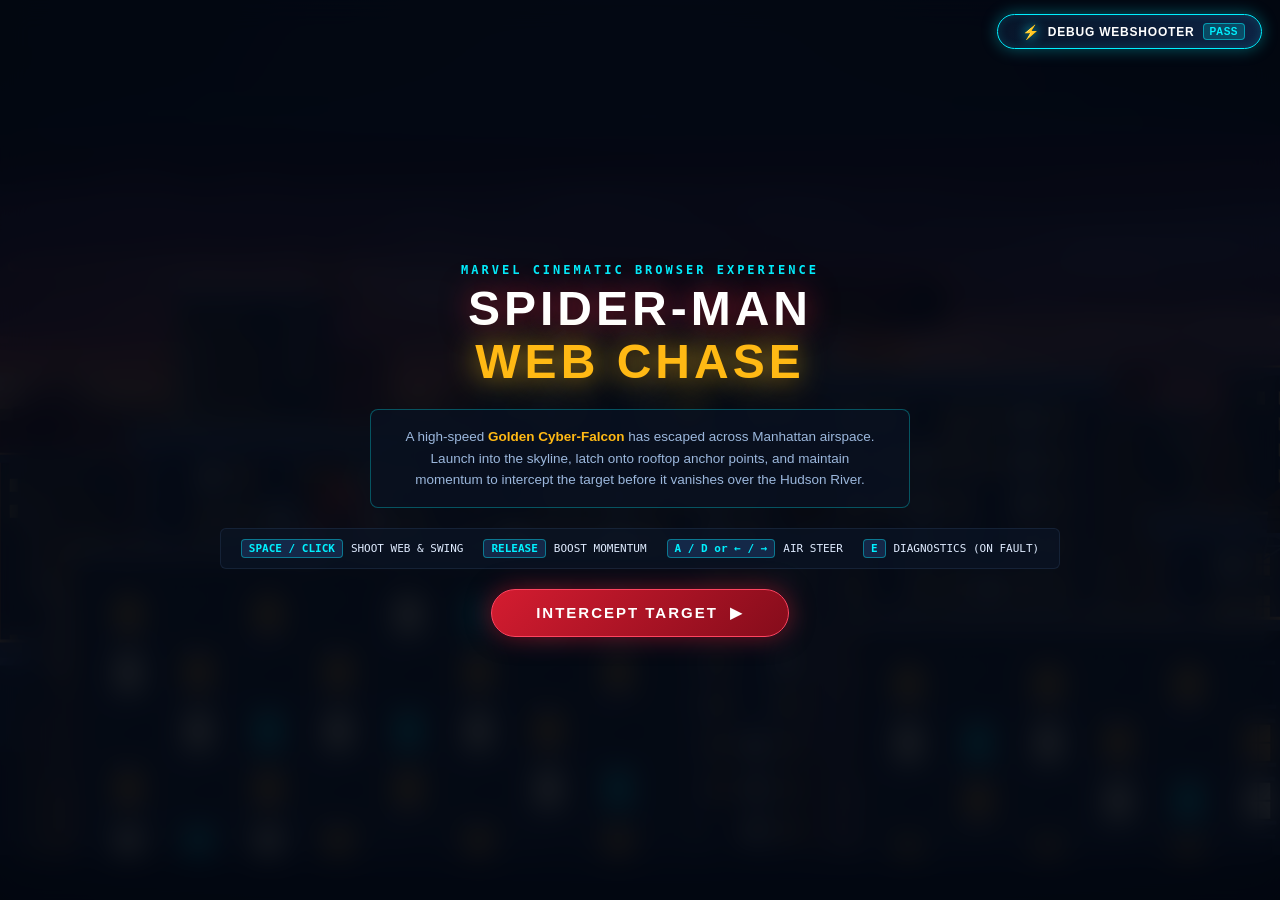
<file: spiderman/spiderman/index.html>
<!DOCTYPE html>
<html lang="en">
<head>
  <meta charset="UTF-8">
  <meta name="viewport" content="width=device-width, initial-scale=1.0, maximum-scale=1.0, user-scalable=no">
  <title>Spider-Man: Web Chase | Event Browser Game</title>
  <meta name="description" content="Cinematic 2.5D superhero browser game where Spider-Man chases a fast-moving falcon across Manhattan, diagnoses an unexpected web shooter event handler malfunction, and executes a high-speed web capture.">
  <link rel="icon" href="data:image/svg+xml,<svg xmlns=%22http://www.w3.org/2000/svg%22 viewBox=%220 0 100 100%22><text y=%22.9em%22 font-size=%2290%22>🕷️</text></svg>">
  <link rel="stylesheet" href="styles.css">
  <style id="webshooter-css">
    #web-beam {
      opacity: 0;
      position: absolute;
      top: 50%;
      left: 50%;
      width: 4px;
      height: 4px;
      background: #00f0ff;
      box-shadow: 0 0 12px #00f0ff;
      pointer-events: none;
      z-index: 50;
      transition: opacity 0.3s ease;
    }
  </style>
</head>
<body>
  <noscript>
    <div style="color: #fff; background: #000; padding: 20px; text-align: center; font-family: sans-serif;">
      Please enable JavaScript to play Spider-Man: Web Chase.
    </div>
  </noscript>
  <div id="game-wrapper">
    <div id="web-beam" class="web-beam"></div>
    <!-- Main Phaser WebGL Canvas Host Container -->
    <main id="game-container" role="main" aria-label="Spider-Man Web Chase Game Viewport"></main>

    <!-- Quick Tester Action Bar (Testing / Dev Mode) -->
    <aside id="tester-bar" class="tester-toolbar" aria-label="Developer Testing Controls">
      <button id="btn-quick-debug-shooter" class="btn-tester-action" title="Immediately debug web-shooter, verify telemetry, and resume chase (Key: B)">
        <span class="btn-tester-glow"></span>
        <span class="btn-tester-icon">⚡</span>
        <span class="btn-tester-label">DEBUG WEBSHOOTER</span>
        <span class="btn-tester-badge">PASS</span>
      </button>
    </aside>

    <!-- Quick Toast Notification for Tester Feedback -->
    <div id="tester-toast" class="tester-toast" role="status" aria-live="polite"></div>

    <!-- IN-GAME HEADS UP DISPLAY (HUD) -->
    <div id="game-hud" class="screen-hidden" aria-live="polite">
      <header class="hud-top-bar">
        <!-- Mission Objective Card -->
        <div class="hud-mission-card">
          <span class="hud-tag">TARGET PURSUIT</span>
          <div class="hud-target-title">
            <span class="hud-target-icon">✦</span>
            <span>GOLDEN CYBER-FALCON</span>
          </div>
        </div>

        <!-- Bird Proximity / Chase Assist Meter -->
        <div class="hud-chase-meter" id="hud-chase-meter" aria-label="Target Distance Tracker">
          <div class="meter-label-row">
            <span class="meter-title">TARGET RANGE</span>
            <span class="meter-dist-val" id="meter-dist-text">380 M</span>
          </div>
          <div class="meter-track">
            <div class="meter-fill" id="meter-fill-bar" style="width: 50%;"></div>
          </div>
        </div>

        <!-- Web Shooter Hardware Status -->
        <div class="hud-status-badge" id="hud-shooter-status">
          <span class="status-indicator-dot" id="hud-status-dot"></span>
          <span id="hud-status-label">WEB SHOOTER: NOMINAL</span>
        </div>
      </header>

      <!-- Dynamic Context Action Prompt Banner -->
      <footer class="hud-prompt-banner" id="hud-prompt-banner">
        <span class="hud-prompt-key" id="hud-prompt-key">SPACE / CLICK</span>
        <span id="hud-prompt-text">AIM NEAR WEB ANCHOR TO SHOOT &amp; SWING</span>
      </footer>
    </div>

    <!-- TITLE & MISSION BRIEFING SCREEN -->
    <div id="title-overlay" class="title-screen-overlay">
      <header class="hero-logo-box">
        <span class="title-subtag">MARVEL CINEMATIC BROWSER EXPERIENCE</span>
        <h1 class="main-title-text">SPIDER-MAN<br><span class="main-title-accent">WEB CHASE</span></h1>
      </header>

      <section class="title-briefing-box">
        <p>A high-speed <span class="briefing-highlight">Golden Cyber-Falcon</span> has escaped across Manhattan airspace. Launch into the skyline, latch onto rooftop anchor points, and maintain momentum to intercept the target before it vanishes over the Hudson River.</p>
      </section>

      <div class="title-controls-card">
        <div class="control-pill">
          <span class="key-tag">SPACE / CLICK</span>
          <span>SHOOT WEB &amp; SWING</span>
        </div>
        <div class="control-pill">
          <span class="key-tag">RELEASE</span>
          <span>BOOST MOMENTUM</span>
        </div>
        <div class="control-pill">
          <span class="key-tag">A / D or ← / →</span>
          <span>AIR STEER</span>
        </div>
        <div class="control-pill">
          <span class="key-tag">E</span>
          <span>DIAGNOSTICS (ON FAULT)</span>
        </div>
      </div>

      <button id="btn-start-chase" class="btn-launch" aria-label="Launch Pursuit Mission">
        <span>INTERCEPT TARGET</span>
        <span>▶</span>
      </button>
    </div>

    <!-- MISSION COMPLETE CELEBRATION SCREEN -->
    <div id="complete-overlay" class="complete-screen-overlay screen-hidden">
      <header class="hero-logo-box">
        <span class="title-subtag" style="color: var(--green-ok);">ALL SYSTEMS SYNCHRONIZED</span>
        <h2 class="main-title-text" style="font-size: 38px;">TARGET CAPTURED<br><span style="color: var(--green-ok);">MISSION ACCOMPLISHED</span></h2>
      </header>

      <section class="title-briefing-box" style="border-color: rgba(48, 209, 88, 0.4);">
        <p>The Golden Falcon is safely resting on Spider-Man's gauntlet. Mk-IV Web Shooter event handler rewired to <code>fireWeb()</code>, solenoid gate unjammed, manifold pressure stabilized at 450 PSI nominal.</p>
      </section>

      <div class="title-controls-card" style="border-color: rgba(48, 209, 88, 0.3);">
        <div class="control-pill">
          <span class="key-tag" style="color: var(--green-ok);">STATUS</span>
          <span>100% OPERATIONAL</span>
        </div>
        <div class="control-pill">
          <span class="key-tag" style="color: var(--gold-bird);">FALCON</span>
          <span>SAFELY RETRIEVED</span>
        </div>
        <div class="control-pill">
          <span class="key-tag" style="color: var(--cyan-glow);">HANDLER</span>
          <span>fireWeb() NOMINAL</span>
        </div>
      </div>

      <button id="btn-replay-chase" class="btn-launch" style="background: linear-gradient(135deg, #0d7045 0%, #159c60 100%); border-color: #30d158;" aria-label="Replay Mission">
        <span>REPLAY CHASE</span>
        <span>↺</span>
      </button>
    </div>
  </div>

  <!-- PHASER 4.2.1 (Local bundle with fallback) -->
  <script src="js/phaser.min.js"></script>

  <!-- EMBEDDED HIGH-FIDELITY ASSETS (CORS-FREE) -->
  <script src="js/CharacterAssets.js"></script>

  <!-- GAME ARCHITECTURE & SUBSYSTEMS -->
  <script src="config.js"></script>
  <script src="js/AudioManager.js"></script>
  <script src="js/InputManager.js"></script>
  <script src="js/ParallaxCity.js"></script>
  <script src="js/AnchorSystem.js"></script>
  <script src="js/SpiderManAnimator.js"></script>
  <script src="js/BirdAnimator.js"></script>
  <script src="js/ChaseController.js"></script>
  <script src="js/SpiderHero.js"></script>
  <script src="js/BirdTarget.js"></script>
  <script src="js/SwingSystem.js"></script>
  <script src="js/CameraController.js"></script>
  <script src="js/FXManager.js"></script>
  <script src="js/WebShooterDiagnostic.js"></script>
  <script src="js/DebugInterface.js"></script>

  <!-- MAIN ORCHESTRATION & STATE ENGINE -->
  <script src="game.js"></script>
</body>
</html>
</file>
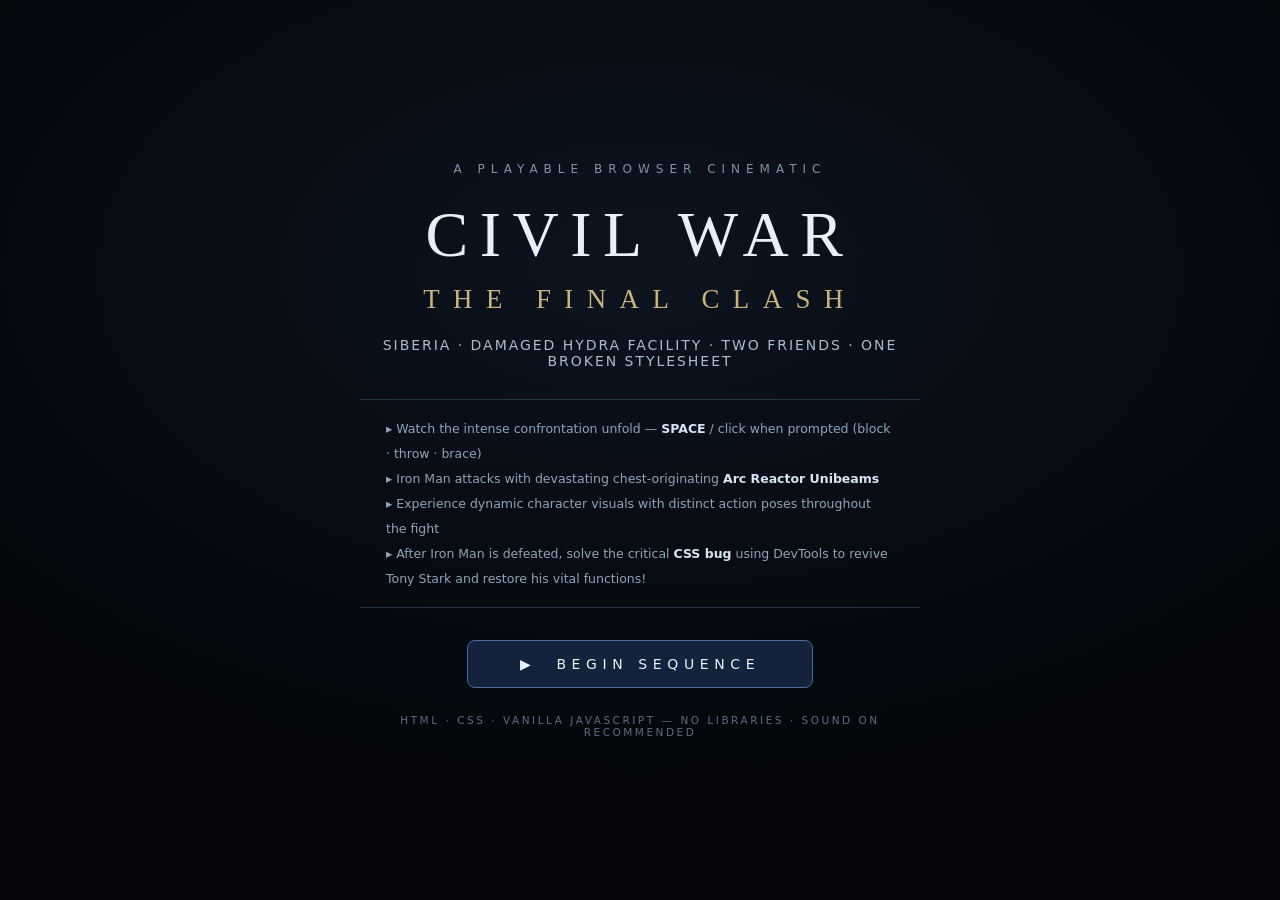
<file: civil war/civilwar.html>
<!DOCTYPE html>
<html lang="en">

<head>
    <meta charset="utf-8">
    <meta name="viewport" content="width=device-width, initial-scale=1">
    <title>CIVIL WAR — THE FINAL CLASH</title>

    <style id="main-css">
        * {
            margin: 0;
            padding: 0;
            box-sizing: border-box
        }

        html,
        body {
            height: 100%;
            overflow: hidden;
            background: #04060a
        }

        body {
            font-family: "Segoe UI", system-ui, Helvetica, Arial, sans-serif;
            color: #c8d4e4;
            -webkit-user-select: none;
            user-select: none;
            cursor: default
        }

        button {
            font: inherit;
            cursor: pointer
        }

        code {
            font-family: Consolas, "SF Mono", Menlo, monospace
        }

        /* ============================================================
   STAGE RIG — one viewport, one shake wrapper, one world.
   The WORLD carries the entire camera transform:
     transform: scale(K) translate(-x,-y)   with transform-origin:0 0
   World point p lands at screen (center + K*(p - shot)). The shot
   point is therefore ALWAYS exactly centered. No nesting, no
   double-scaling, nothing to desync.
   ============================================================ */
        #app {
            position: fixed;
            inset: 0
        }

        #viewport {
            position: absolute;
            inset: 0;
            overflow: hidden;
            background: #04060a
        }

        #shake {
            position: absolute;
            inset: 0;
            will-change: transform
        }

        #world {
            position: absolute;
            left: 50%;
            top: 50%;
            width: 1600px;
            height: 900px;
            transform-origin: 0 0;
            overflow: hidden;
            background: #060a12;
            will-change: transform
        }

        @keyframes cam-shake-s {

            0%,
            100% {
                transform: translate(0, 0)
            }

            25% {
                transform: translate(-6px, 3px)
            }

            50% {
                transform: translate(5px, -4px)
            }

            75% {
                transform: translate(-3px, 2px)
            }
        }

        @keyframes cam-shake-m {

            0%,
            100% {
                transform: translate(0, 0) rotate(0)
            }

            20% {
                transform: translate(-14px, 8px) rotate(-.4deg)
            }

            45% {
                transform: translate(11px, -10px) rotate(.35deg)
            }

            70% {
                transform: translate(-8px, 5px) rotate(-.2deg)
            }
        }

        @keyframes cam-shake-l {

            0%,
            100% {
                transform: translate(0, 0) rotate(0)
            }

            15% {
                transform: translate(-24px, 14px) rotate(-.8deg)
            }

            35% {
                transform: translate(19px, -16px) rotate(.7deg)
            }

            55% {
                transform: translate(-15px, 9px) rotate(-.5deg)
            }

            80% {
                transform: translate(8px, -6px) rotate(.25deg)
            }
        }

        #shake.shake-s {
            animation: cam-shake-s .32s linear
        }

        #shake.shake-m {
            animation: cam-shake-m .5s linear
        }

        #shake.shake-l {
            animation: cam-shake-l .68s linear
        }

        /* ---------- environment ---------- */
        #env {
            position: absolute;
            inset: 0
        }

        .wall {
            position: absolute;
            inset: 0 0 140px 0;
            background:
                repeating-linear-gradient(90deg, rgba(0, 0, 0, .34) 0 4px, transparent 4px 148px),
                repeating-linear-gradient(0deg, rgba(140, 180, 230, .045) 0 3px, transparent 3px 190px),
                linear-gradient(180deg, #0a0f18 0%, #111a28 42%, #0a1119 100%)
        }

        .wall::after {
            content: "";
            position: absolute;
            inset: 0;
            background:
                linear-gradient(90deg, rgba(0, 0, 0, .6), transparent 18%, transparent 82%, rgba(0, 0, 0, .65)),
                radial-gradient(1200px 500px at 46% 8%, rgba(120, 170, 235, .10), transparent 70%)
        }

        .silo {
            position: absolute;
            border-radius: 50% 50% 8px 8px/60px 60px 8px 8px;
            background: linear-gradient(90deg, #0a0e15, #2b3a4e 30%, #41546c 46%, #22303f 70%, #080b11)
        }

        .silo.s1 {
            left: 120px;
            top: 130px;
            width: 250px;
            height: 640px
        }

        .silo.s2 {
            left: 392px;
            top: 230px;
            width: 170px;
            height: 540px;
            opacity: .75
        }

        .silo::before {
            content: "";
            position: absolute;
            left: 8%;
            right: 8%;
            top: 8px;
            height: 20px;
            border-radius: 50%;
            background: radial-gradient(ellipse at 40% 30%, #4d5f78, #1b2534)
        }

        .silo::after {
            content: "";
            position: absolute;
            left: 6%;
            right: 6%;
            top: 110px;
            bottom: 210px;
            background: repeating-linear-gradient(0deg, rgba(0, 0, 0, .35) 0 6px, transparent 6px 64px)
        }

        .pipes {
            position: absolute;
            left: 0;
            right: 0;
            top: 96px;
            height: 120px;
            background:
                linear-gradient(180deg, #1a2432, #39485e 30%, #121926),
                repeating-linear-gradient(90deg, rgba(0, 0, 0, .4) 0 10px, transparent 10px 210px)
        }

        .pipes::after {
            content: "";
            position: absolute;
            left: 56%;
            top: 70px;
            width: 260px;
            height: 16px;
            background: linear-gradient(180deg, #54687f, #232f40);
            transform: rotate(4deg);
            box-shadow: 0 4px 10px rgba(0, 0, 0, .6)
        }

        .gantry {
            position: absolute;
            left: 0;
            right: 0;
            top: 0;
            height: 110px;
            background:
                repeating-linear-gradient(90deg, transparent 0 86px, #101825 86px 96px),
                linear-gradient(180deg, #0d141f, #05080d);
            opacity: .9
        }

        .gantry::after {
            content: "";
            position: absolute;
            inset: 0;
            background: repeating-linear-gradient(90deg, transparent 0 86px, #0b121d 0 96px);
            transform: skewX(-24deg);
            transform-origin: top;
            opacity: .55
        }

        .hole {
            position: absolute;
            top: 0;
            width: 150px;
            height: 26px;
            background: #000;
            box-shadow: 0 0 26px 10px rgba(150, 200, 255, .12)
        }

        .hole.h1 {
            left: 330px
        }

        .hole.h2 {
            right: 250px;
            width: 110px
        }

        .machine {
            position: absolute;
            border-radius: 10px;
            background: linear-gradient(180deg, #232f40, #131b28 60%, #0a0f16);
            box-shadow: 0 24px 40px rgba(0, 0, 0, .55), inset 0 1px 0 rgba(160, 200, 255, .14)
        }

        .machine::before {
            content: "";
            position: absolute;
            inset: 0;
            border-radius: 10px;
            background: repeating-linear-gradient(0deg, rgba(0, 0, 0, .35) 0 8px, transparent 8px 34px),
                repeating-linear-gradient(90deg, rgba(0, 0, 0, .3) 0 6px, transparent 6px 60px)
        }

        .machine.m1 {
            left: 44px;
            top: 520px;
            width: 250px;
            height: 250px;
            transform: rotate(-3deg) skewY(-2deg)
        }

        .machine.m2 {
            right: 70px;
            top: 480px;
            width: 210px;
            height: 290px;
            transform: rotate(2deg)
        }

        .machine.m2::after {
            content: "";
            position: absolute;
            left: 26px;
            top: 34px;
            width: 80px;
            height: 44px;
            border-radius: 4px;
            background: #0d1a12;
            box-shadow: inset 0 0 12px #23e06a44;
            animation: mblink 5.5s steps(1) infinite
        }

        @keyframes mblink {

            0%,
            72% {
                background: #0d1a12;
                box-shadow: inset 0 0 4px #23e06a22
            }

            73%,
            76% {
                background: #12261a;
                box-shadow: inset 0 0 14px #23e06a66
            }

            77%,
            100% {
                background: #0d1a12
            }
        }

        .girder {
            position: absolute;
            left: 640px;
            top: 690px;
            width: 520px;
            height: 26px;
            border-radius: 4px;
            background: linear-gradient(180deg, #3c4c62, #141b26 55%, #0a0f16);
            transform: rotate(7deg);
            box-shadow: 0 18px 30px rgba(0, 0, 0, .6)
        }

        .girder::before,
        .girder::after {
            content: "";
            position: absolute;
            top: -8px;
            width: 10px;
            height: 42px;
            background: #2a3748
        }

        .girder::before {
            left: 60px
        }

        .girder::after {
            right: 80px
        }

        .crates {
            position: absolute;
            left: 0;
            right: 0;
            bottom: 150px;
            height: 110px;
            pointer-events: none
        }

        .crates i {
            position: absolute;
            bottom: 0;
            background: linear-gradient(180deg, #1c2735, #0c121c);
            border-radius: 4px;
            box-shadow: 0 14px 26px rgba(0, 0, 0, .5)
        }

        .crates i:nth-child(1) {
            left: 70px;
            width: 120px;
            height: 78px;
            transform: rotate(-6deg)
        }

        .crates i:nth-child(2) {
            left: 210px;
            width: 80px;
            height: 52px;
            transform: rotate(9deg)
        }

        .crates i:nth-child(3) {
            left: 1330px;
            width: 130px;
            height: 86px;
            transform: rotate(4deg)
        }

        .crates i:nth-child(4) {
            left: 1470px;
            width: 70px;
            height: 48px;
            transform: rotate(-8deg)
        }

        .crates i:nth-child(5) {
            left: 930px;
            width: 90px;
            height: 44px;
            transform: rotate(-14deg)
        }

        .fixture {
            position: absolute;
            left: 760px;
            top: 96px;
            width: 14px;
            height: 120px;
            transform-origin: top center;
            background: linear-gradient(180deg, #232f40, #0d141f);
            border-radius: 3px;
            animation: swing 9s ease-in-out infinite alternate
        }

        @keyframes swing {
            from {
                transform: rotate(-2.5deg)
            }

            to {
                transform: rotate(2.5deg)
            }
        }

        .fixture::before {
            content: "";
            position: absolute;
            left: -40px;
            top: 118px;
            width: 94px;
            height: 240px;
            background: radial-gradient(60% 50% at 50% 0, rgba(190, 220, 255, .20), transparent 70%);
            clip-path: polygon(38% 0, 62% 0, 100% 100%, 0 100%);
            animation: fixflick 7s steps(1) infinite
        }

        .fixture::after {
            content: "";
            position: absolute;
            left: -13px;
            top: 112px;
            width: 40px;
            height: 22px;
            border-radius: 50%;
            background: radial-gradient(circle at 50% 30%, #e9f4ff, #5d7488 60%, #222c38);
            box-shadow: 0 0 26px 6px rgba(180, 215, 255, .35)
        }

        @keyframes fixflick {

            0%,
            84% {
                opacity: 1
            }

            85%,
            87% {
                opacity: .25
            }

            88%,
            91% {
                opacity: 1
            }

            92%,
            93% {
                opacity: .4
            }

            94%,
            100% {
                opacity: 1
            }
        }

        .floor {
            position: absolute;
            left: 0;
            right: 0;
            bottom: 0;
            height: 190px;
            background:
                linear-gradient(90deg, rgba(120, 170, 235, .05), transparent 30%, transparent 68%, rgba(120, 170, 235, .06)),
                radial-gradient(900px 90px at 30% 100%, rgba(110, 160, 220, .10), transparent 70%),
                radial-gradient(700px 80px at 74% 100%, rgba(110, 160, 220, .08), transparent 70%),
                repeating-linear-gradient(90deg, rgba(0, 0, 0, .38) 0 4px, transparent 4px 240px),
                linear-gradient(180deg, #18202e 0%, #0a0e16 46%, #05080d 100%)
        }

        .floor::before {
            content: "";
            position: absolute;
            inset: 0;
            background: linear-gradient(180deg, rgba(0, 0, 0, .55), transparent 30%)
        }

        #lightshafts {
            position: absolute;
            inset: 0;
            pointer-events: none;
            mix-blend-mode: screen
        }

        .shaft {
            position: absolute;
            top: 0;
            width: 150px;
            height: 830px;
            transform: skewX(-7deg);
            filter: blur(7px);
            background: linear-gradient(180deg, rgba(165, 205, 255, .24), rgba(150, 195, 255, .07) 55%, transparent 90%);
            animation: shaftbreathe 8s ease-in-out infinite alternate
        }

        .shaft.s1 {
            left: 300px
        }

        .shaft.s2 {
            right: 210px;
            width: 110px;
            animation-delay: -4s
        }

        @keyframes shaftbreathe {
            from {
                opacity: .75
            }

            to {
                opacity: 1
            }
        }

        #snow {
            position: absolute;
            inset: 0;
            overflow: hidden
        }

        #snow i {
            position: absolute;
            top: -8px;
            width: 3px;
            height: 3px;
            border-radius: 50%;
            background: #dceaff;
            opacity: .55;
            animation: snowfall linear infinite
        }

        @keyframes snowfall {
            from {
                transform: translate(0, -10px)
            }

            to {
                transform: translate(var(--sw), 940px)
            }
        }

        #world.aftermath #snow i {
            animation-duration: 14s !important;
            opacity: .32
        }

        #fog-back {
            position: absolute;
            inset: 0;
            pointer-events: none
        }

        .smoke {
            position: absolute;
            border-radius: 50%;
            filter: blur(30px);
            transition: opacity 3s;
            background: radial-gradient(circle, rgba(140, 165, 195, .16), rgba(120, 145, 175, .05) 60%, transparent 72%);
            animation: smoke-drift ease-in-out infinite alternate
        }

        .smoke.k1 {
            left: 80px;
            top: 380px;
            width: 620px;
            height: 300px;
            animation-duration: 30s
        }

        .smoke.k2 {
            left: 700px;
            top: 300px;
            width: 760px;
            height: 340px;
            animation-duration: 37s;
            animation-delay: -9s
        }

        .smoke.k3 {
            left: 380px;
            top: 560px;
            width: 900px;
            height: 260px;
            animation-duration: 33s;
            animation-delay: -18s
        }

        .smoke.k4 {
            left: -140px;
            top: 200px;
            width: 520px;
            height: 420px;
            animation-duration: 41s;
            animation-delay: -5s
        }

        .smoke.k5 {
            left: 1050px;
            top: 470px;
            width: 640px;
            height: 300px;
            animation-duration: 28s;
            animation-delay: -14s
        }

        @keyframes smoke-drift {
            from {
                transform: translate(0, 0) scale(1);
                opacity: .55
            }

            to {
                transform: translate(90px, -34px) scale(1.22);
                opacity: 1
            }
        }

        #world.aftermath .smoke {
            animation: none;
            opacity: .4
        }

        #dustmotes {
            position: absolute;
            inset: 0;
            pointer-events: none
        }

        #dustmotes i {
            position: absolute;
            width: 2px;
            height: 2px;
            border-radius: 50%;
            background: #bcd4f0;
            opacity: .24;
            animation: motedrift ease-in-out infinite alternate
        }

        @keyframes motedrift {
            from {
                transform: translate(0, 0)
            }

            to {
                transform: translate(34px, -46px)
            }
        }

        /* corner fog only — sized so it can never touch either character */
        #fog-front {
            position: absolute;
            inset: 0;
            pointer-events: none;
            overflow: hidden
        }

        #fog-front .fg {
            position: absolute;
            border-radius: 50%;
            filter: blur(26px);
            background: #05080d;
            opacity: .6
        }

        #fog-front .fg.a {
            left: -430px;
            bottom: -260px;
            width: 560px;
            height: 320px
        }

        #fog-front .fg.b {
            right: -430px;
            bottom: -280px;
            width: 600px;
            height: 340px
        }

        #rep-light {
            position: absolute;
            inset: 0;
            pointer-events: none;
            opacity: 0;
            transition: opacity .35s;
            background: radial-gradient(1000px 600px at 58% 40%, rgba(120, 200, 255, .16), transparent 70%)
        }

        #rep-light.on {
            opacity: 1
        }

        /* ---------- reflections (anchored at true foot line: Cap 794, IM 790) ---------- */
        #reflections {
            position: absolute;
            inset: 0;
            pointer-events: none;
            filter: blur(6px);
            opacity: .15
        }

        #cap-refl,
        #im-refl {
            position: absolute;
            transform: scaleY(-1);
            transition: opacity 1.2s
        }

        #cap-refl {
            left: 320px;
            top: 776px
        }

        #im-refl {
            left: 1150px;
            top: 772px
        }

        #cap-refl svg {
            display: block;
            width: 240px;
            height: 560px
        }

        #im-refl svg {
            display: block;
            width: 260px;
            height: 560px
        }

        #cap-refl,
        #im-refl {
            -webkit-mask-image: linear-gradient(to top, rgba(0, 0, 0, .8), transparent 55%);
            mask-image: linear-gradient(to top, rgba(0, 0, 0, .8), transparent 55%)
        }

        #cap-refl .pose-inner,
        #im-refl .pose-inner {
            transform: none !important
        }

        #im-refl .im-upper {
            transform: none !important
        }

        #im-refl.im-down {
            opacity: .25
        }

        #world.aftermath #im-refl {
            opacity: 0
        }

        /* ============================================================
   CHARACTERS — position:absolute ON THE ID SELECTORS.
   (The old `.char{position:absolute}` rule matched nothing; the
   elements carry class "chr". This was the root bug.)
   ============================================================ */
        #cap,
        #im {
            position: absolute
        }

        #cap {
            left: 320px;
            top: 252px;
            width: 240px
        }

        #im {
            left: 1150px;
            top: 248px;
            width: 260px
        }

        .chr svg {
            display: block;
            width: 100%;
            height: auto;
            overflow: visible
        }

        #cap svg {
            filter: drop-shadow(0 20px 16px rgba(0, 0, 0, .5))
        }

        #im svg {
            filter: drop-shadow(0 20px 16px rgba(0, 0, 0, .5)) drop-shadow(0 0 18px rgba(120, 60, 20, .12))
        }

        .chr .pose-inner {
            transition: transform 0.45s cubic-bezier(0.2, 0.8, 0.2, 1), filter 0.45s ease;
            transform-origin: 50% 90%;
        }

        .chr .im-upper {
            transform: none !important;
            animation: none !important;
        }

        /* ── CAPTAIN AMERICA POSES (From Scratch using preview_flipped) ── */
        .cap-idle .pose-inner,
        .cap-stance .pose-inner {
            transform: rotate(0deg) translate(0, 0);
        }
        .cap-guard .pose-inner {
            transform: rotate(2deg) translate(4px, -2px);
        }
        .cap-block .pose-inner,
        .cap-strain .pose-inner {
            transform: rotate(4deg) translate(8px, -1px);
        }
        .cap-windup .pose-inner {
            transform: rotate(-7deg) translate(-10px, -2px);
        }
        .cap-throw .pose-inner {
            transform: rotate(8deg) translate(16px, -2px);
        }
        .cap-clash .pose-inner,
        .cap-brace .pose-inner,
        .cap-drive .pose-inner {
            transform: rotate(5deg) translate(12px, -3px);
        }
        .cap-stand .pose-inner,
        .cap-aftermath .pose-inner {
            transform: rotate(0deg) translate(0, 0);
        }

        /* ── IRON MAN POSES (From Scratch using preview_flipped) ── */
        .im-enter .pose-inner,
        .im-idle .pose-inner,
        .im-stance .pose-inner {
            transform: rotate(0deg) translate(0, 0);
            filter: drop-shadow(0 20px 16px rgba(0, 0, 0, .5));
        }
        .im-charge .pose-inner,
        .im-charging .pose-inner {
            transform: rotate(-4deg) translate(-6px, -2px);
        }
        .im-unibeam .pose-inner,
        .im-aim .pose-inner,
        .im-fire .pose-inner {
            transform: rotate(-1deg) translate(-3px, 0);
        }
        .im-stagger .pose-inner,
        .im-recover .pose-inner {
            transform: rotate(10deg) translate(22px, -4px);
        }
        .im-lunge .pose-inner,
        .im-lock .pose-inner,
        .im-aggressive .pose-inner {
            transform: rotate(-6deg) translate(-14px, -2px);
        }
        .im-down .pose-inner {
            transform: translateY(72px) rotate(14deg);
            filter: drop-shadow(0 8px 12px rgba(0,0,0,0.8)) brightness(0.65);
        }
        .im-revived .pose-inner {
            transform: translateY(0) rotate(0deg);
            filter: drop-shadow(0 20px 16px rgba(0, 0, 0, .5)) brightness(1.05);
        }

        .bob {
            width: 100%;
        }

        @keyframes walkbob {
            from {
                transform: translateY(0);
            }
            to {
                transform: translateY(-6px);
            }
        }

        .cap-stride .bob {
            animation: walkbob .34s ease-in-out infinite alternate;
        }

        .im-enter .bob {
            animation: walkbob .3s ease-in-out infinite alternate;
        }

        /* ---- IRON MAN energy ---- */
        .chr .jets {
            opacity: 0;
            transition: opacity .4s
        }

        .im-idle .jets,
        .im-aim .jets {
            opacity: 1
        }

        @keyframes jetflick {
            from {
                opacity: .65;
                transform: scaleY(.9)
            }

            to {
                opacity: 1;
                transform: scaleY(1.12)
            }
        }

        .chr .jets ellipse {
            animation: jetflick .09s linear infinite alternate
        }

        .chr .palm-glow {
            opacity: 0;
            transform-box: fill-box;
            transform-origin: center;
            transform: scale(.25)
        }

        @keyframes palm-charge {
            from {
                opacity: .15;
                transform: scale(.25)
            }

            to {
                opacity: 1;
                transform: scale(1.5)
            }
        }

        @keyframes palm-charge-quick {
            from {
                opacity: .2;
                transform: scale(.3)
            }

            to {
                opacity: 1;
                transform: scale(1.35)
            }
        }

        @keyframes palm-buzz {
            from {
                opacity: .75
            }

            to {
                opacity: 1
            }
        }

        .im-charging .palm-glow {
            animation: palm-charge 2.8s ease-out forwards
        }

        .im-quick .palm-glow {
            animation: palm-charge-quick .55s ease-out forwards
        }

        .im-hot .palm-glow {
            opacity: 1;
            transform: scale(1.25);
            animation: palm-buzz .12s linear infinite alternate
        }

        /* ── CHEST ARC REACTOR CHARGING & UNIBEAM ── */
        @keyframes reactor-charge-surge {
            0% {
                transform: scale(1);
                opacity: 0.65;
            }
            40% {
                transform: scale(1.6);
                opacity: 0.9;
                filter: drop-shadow(0 0 16px #6fe0ff);
            }
            100% {
                transform: scale(2.4);
                opacity: 1;
                filter: drop-shadow(0 0 28px #ffffff);
            }
        }

        .im-charging .reactor-glow,
        .reactor-charging .reactor-glow {
            animation: reactor-charge-surge 2.4s ease-out forwards !important;
            opacity: 1 !important;
        }

        .im-charging .reactor-core,
        .reactor-charging .reactor-core {
            filter: drop-shadow(0 0 12px #ffffff);
        }

        .reactor-unibeam .reactor-glow {
            animation: palm-buzz .1s infinite alternate;
            transform: scale(2.5);
            opacity: 1 !important;
            filter: drop-shadow(0 0 32px #9fe8ff);
        }

        .reactor-restored .reactor-glow {
            animation: reactor-pulse 1.8s ease-in-out infinite alternate !important;
            opacity: 0.95 !important;
            transform: scale(1.35);
            filter: drop-shadow(0 0 20px #68d8ff);
        }

        .reactor-restored .reactor-core {
            opacity: 1 !important;
            filter: drop-shadow(0 0 14px #ffffff);
        }

        @keyframes reactor-pulse {
            from {
                opacity: .4
            }

            to {
                opacity: .62
            }
        }

        .chr .reactor-glow {
            animation: reactor-pulse 3s ease-in-out infinite alternate
        }

        .reactor-hot .reactor-glow {
            animation: palm-buzz .2s infinite alternate;
            opacity: .95
        }

        @keyframes reactor-die {

            0%,
            100% {
                opacity: .16
            }

            12% {
                opacity: .5
            }

            14% {
                opacity: .1
            }

            45% {
                opacity: .3
            }

            47% {
                opacity: .08
            }

            80% {
                opacity: .24
            }
        }

        .reactor-die .reactor-glow {
            animation: reactor-die 3.4s linear infinite
        }

        .reactor-die .reactor-core {
            opacity: .55
        }

        @keyframes eye-flicker {

            0%,
            88% {
                opacity: 1
            }

            89%,
            92% {
                opacity: .15
            }

            93%,
            100% {
                opacity: .8
            }
        }

        .im-damaged .im-eye-r {
            animation: eye-flicker 2.4s linear infinite
        }

        .chr .s-damage2 {
            opacity: 0
        }

        .im-damaged .s-damage2 {
            opacity: 1
        }

        /* ---------- FX ---------- */
        #fx {
            position: absolute;
            inset: 0;
            pointer-events: none
        }

        #cap-follow {
            position: absolute;
            left: 320px;
            top: 252px;
            width: 0;
            height: 0
        }

        /* shield anchors = the drawn hand coordinates of each arm pose
   (carry 118,252 · guard 196,212 · windup 50,186 · catch 199,182)
   impact = Iron Man's chest at the moment of the hit: world
   (1268,422) minus Cap's advanced element origin (366,252) */
        #shield {
            position: absolute;
            left: 0;
            top: 0;
            width: 130px;
            height: 130px;
            margin: -65px 0 0 -65px;
            transform: translate(var(--sx, 118px), var(--sy, 252px)) rotate(var(--sr, 0deg));
            transition: transform .55s cubic-bezier(.4, .8, .4, 1)
        }

        #shield svg {
            display: block;
            width: 100%;
            height: 100%;
            filter: drop-shadow(0 10px 12px rgba(0, 0, 0, .55))
        }

        #shield .ering {
            opacity: 0;
            transition: opacity .2s
        }

        #shield.energized .ering {
            opacity: .9
        }

        #shield.at-side {
            --sx: 118px;
            --sy: 252px
        }

        #shield.at-carry {
            --sx: 118px;
            --sy: 252px
        }

        #shield.at-block {
            --sx: 196px;
            --sy: 212px
        }

        #shield.at-brace {
            --sx: 196px;
            --sy: 212px
        }

        #shield.at-windup {
            --sx: 50px;
            --sy: 186px
        }

        #shield.at-catch {
            --sx: 199px;
            --sy: 182px
        }

        #shield.at-rest {
            --sx: 118px;
            --sy: 252px
        }

        #shield.at-impact {
            --sx: 889px;
            --sy: 142px;
            --sr: 90deg
        }

        @keyframes shield-flight {
            0% {
                transform: translate(50px, 186px) rotate(0deg)
            }

            15% {
                transform: translate(150px, 70px) rotate(130deg)
            }

            55% {
                transform: translate(520px, 60px) rotate(470deg)
            }

            100% {
                transform: translate(889px, 142px) rotate(810deg)
            }
        }

        #shield.flight {
            animation: shield-flight 2.3s cubic-bezier(.55, .05, .45, 1) forwards
        }

        @keyframes shield-return {
            0% {
                transform: translate(889px, 142px) rotate(0deg)
            }

            45% {
                transform: translate(700px, 260px) rotate(-170deg)
            }

            100% {
                transform: translate(199px, 182px) rotate(-330deg)
            }
        }

        #shield.return {
            animation: shield-return .85s ease-out forwards
        }

        #shield.at-stuck {
            --sx: 292px;
            --sy: 142px;
            --sr: 18deg;
            transform: translate(292px, 142px) rotateY(-55deg) rotateZ(18deg) !important;
            transition: none !important;
            filter: drop-shadow(-6px 10px 14px rgba(0, 0, 0, 0.75)) !important;
        }

        @keyframes shield-final-throw {
            0% {
                transform: translate(196px, 212px) rotate(0deg);
            }

            25% {
                transform: translate(225px, 175px) rotate(160deg);
            }

            60% {
                transform: translate(265px, 150px) rotate(380deg);
            }

            100% {
                transform: translate(292px, 142px) rotateY(-55deg) rotateZ(18deg);
            }
        }

        #shield.final-throw {
            animation: shield-final-throw .55s cubic-bezier(.22, .75, .35, 1) forwards;
        }

        @keyframes shield-swing {
            0% {
                transform: translate(196px, 212px) rotate(0deg);
            }

            100% {
                transform: translate(292px, 142px) rotateY(-55deg) rotateZ(18deg);
            }
        }

        #shield.swing {
            animation: shield-final-throw .55s cubic-bezier(.22, .75, .35, 1) forwards;
        }

        @keyframes shield-drop-ground {
            0% {
                transform: translate(292px, 142px) rotateY(-55deg) rotateZ(18deg);
                opacity: 1;
            }
            40% {
                transform: translate(280px, 480px) rotateY(-20deg) rotateZ(45deg);
            }
            65% {
                transform: translate(270px, 518px) rotateX(65deg) rotateZ(20deg);
            }
            80% {
                transform: translate(265px, 508px) rotateX(62deg) rotateZ(24deg);
            }
            100% {
                transform: translate(265px, 518px) rotateX(66deg) rotateZ(22deg);
            }
        }

        #shield.grounded {
            animation: shield-drop-ground 1.1s cubic-bezier(.25, .8, .25, 1) forwards !important;
            filter: drop-shadow(0 15px 14px rgba(0, 0, 0, 0.88)) drop-shadow(0 4px 6px rgba(0, 0, 0, 0.95)) !important;
        }

        #cap.vanished,
        #cap-refl.vanished {
            opacity: 0 !important;
            filter: blur(6px) !important;
            transition: opacity 2.6s cubic-bezier(.4, 0, .2, 1), filter 2.6s cubic-bezier(.4, 0, .2, 1) !important;
            pointer-events: none !important;
        }

        @keyframes press-jit {
            from {
                transform: translate(0, 0)
            }

            to {
                transform: translate(1.6px, -1.2px)
            }
        }

        #shield-inner.press {
            animation: press-jit .09s linear infinite alternate
        }

        #beam {
            position: absolute;
            height: 38px;
            margin-top: -19px;
            border-radius: 19px;
            opacity: 0;
            transform-origin: 0 50%;
            background: linear-gradient(180deg, rgba(90, 190, 255, 0.2) 0%, rgba(175, 235, 255, 0.95) 25%, #ffffff 50%, rgba(175, 235, 255, 0.95) 75%, rgba(90, 190, 255, 0.2) 100%);
            box-shadow: 0 0 35px rgba(110, 205, 255, 0.95), 0 0 70px rgba(70, 165, 255, 0.7);
            filter: drop-shadow(0 0 14px #a8ecff);
            pointer-events: none;
        }

        @keyframes beam-pulse {
            from {
                transform: rotate(var(--beam-a)) scaleY(0.75);
                filter: drop-shadow(0 0 16px #7fd8ff);
            }

            to {
                transform: rotate(var(--beam-a)) scaleY(1.35);
                filter: drop-shadow(0 0 32px #cbf6ff);
            }
        }

        #beam.firing {
            opacity: 1;
            animation: beam-pulse .13s linear infinite alternate
        }

        #beam-hit {
            position: absolute;
            width: 130px;
            height: 130px;
            margin: -65px 0 0 -65px;
            border-radius: 50%;
            opacity: 0;
            background: radial-gradient(circle, #fff 0%, rgba(170, 225, 255, .85) 26%, rgba(120, 190, 255, .25) 55%, transparent 72%);
            filter: blur(2px)
        }

        @keyframes hitpulse {
            from {
                transform: scale(.8);
                opacity: .9
            }

            to {
                transform: scale(1.2);
                opacity: 1
            }
        }

        #beam-hit.on {
            opacity: 1;
            animation: hitpulse .16s linear infinite alternate
        }

        #pre-impact {
            position: absolute;
            width: 96px;
            height: 96px;
            margin: -48px 0 0 -48px;
            border-radius: 50%;
            opacity: 0;
            background: radial-gradient(circle, rgba(220, 245, 255, .9) 0%, rgba(140, 205, 255, .35) 40%, transparent 70%);
            box-shadow: 0 0 22px 6px rgba(140, 205, 255, .5)
        }

        @keyframes crackle {
            0% {
                transform: scale(.7);
                opacity: .55
            }

            25% {
                transform: scale(1.15);
                opacity: 1
            }

            50% {
                transform: scale(.85);
                opacity: .7
            }

            75% {
                transform: scale(1.05);
                opacity: .95
            }

            100% {
                transform: scale(.75);
                opacity: .6
            }
        }

        #pre-impact.on {
            opacity: 1;
            animation: crackle .22s linear infinite
        }

        #light-burst {
            position: absolute;
            width: 340px;
            height: 340px;
            margin: -170px 0 0 -170px;
            border-radius: 50%;
            opacity: 0;
            background: radial-gradient(circle, rgba(255, 255, 255, .95) 0%, rgba(180, 225, 255, .55) 30%, rgba(120, 190, 255, .18) 55%, transparent 75%)
        }

        @keyframes burst-go {
            from {
                transform: scale(.25);
                opacity: 1
            }

            to {
                transform: scale(1.55);
                opacity: 0
            }
        }

        #light-burst.go {
            animation: burst-go .6s ease-out forwards
        }

        #sparks,
        #dust {
            position: absolute;
            inset: 0
        }

        .spark {
            position: absolute;
            width: 4px;
            height: 4px;
            border-radius: 50%;
            background: #ffd9a0;
            box-shadow: 0 0 7px 2px rgba(255, 185, 90, .9);
            animation: spark-fly .6s ease-out forwards
        }

        .spark.streak {
            width: 16px;
            height: 2px;
            border-radius: 2px;
            transform-origin: 0 50%
        }

        @keyframes spark-fly {
            from {
                transform: translate(0, 0) scale(1) rotate(var(--rot, 0rad));
                opacity: 1
            }

            to {
                transform: translate(var(--tx), var(--ty)) scale(.25) rotate(var(--rot, 0rad));
                opacity: 0
            }
        }

        .dustp {
            position: absolute;
            width: 60px;
            height: 44px;
            margin: -30px 0 0 -22px;
            border-radius: 50%;
            opacity: 0;
            background: radial-gradient(circle, rgba(150, 160, 175, .4), rgba(120, 130, 145, .12) 60%, transparent 75%);
            filter: blur(3px);
            animation: puff-rise 1.1s ease-out forwards
        }

        @keyframes puff-rise {
            from {
                transform: translateY(0) scale(.5);
                opacity: .7
            }

            to {
                transform: translateY(-56px) scale(1.5);
                opacity: 0
            }
        }

        #wisp {
            position: absolute;
            width: 26px;
            height: 26px;
            margin: -13px 0 0 -13px;
            border-radius: 50%;
            opacity: 0;
            filter: blur(5px);
            background: radial-gradient(circle, rgba(160, 170, 185, .5), transparent 70%)
        }

        #wisp.on {
            opacity: 1;
            animation: wisp-rise 2.6s linear infinite
        }

        @keyframes wisp-rise {
            from {
                transform: translate(0, 0) scale(.6);
                opacity: .55
            }

            to {
                transform: translate(16px, -70px) scale(1.5);
                opacity: 0
            }
        }

        #flash-full {
            position: fixed;
            inset: 0;
            background: #eaf4ff;
            opacity: 0;
            pointer-events: none;
            z-index: 9
        }

        @keyframes flash-go {
            0% {
                opacity: 0
            }

            18% {
                opacity: var(--fi, .6)
            }

            100% {
                opacity: 0
            }
        }

        #flash-full.go {
            animation: flash-go .5s ease-out
        }

        /* ---------- viewport UI ---------- */
        #vignette {
            position: absolute;
            inset: 0;
            pointer-events: none;
            z-index: 4;
            background: radial-gradient(ellipse at 50% 46%, transparent 52%, rgba(0, 0, 0, .5) 100%),
                linear-gradient(180deg, rgba(0, 0, 0, .4), transparent 18%, transparent 84%, rgba(0, 0, 0, .5))
        }

        #letterbox-t,
        #letterbox-b {
            position: absolute;
            left: 0;
            right: 0;
            height: 6.5vh;
            background: #000;
            z-index: 5
        }

        #letterbox-t {
            top: 0
        }

        #letterbox-b {
            bottom: 0
        }

        #slate {
            position: absolute;
            top: calc(6.5vh + 14px);
            left: 22px;
            z-index: 7;
            font-family: Consolas, Menlo, monospace;
            font-size: 11px;
            letter-spacing: .18em;
            color: #7e93ad;
            opacity: .85
        }

        #slate::before {
            content: "● ";
            color: #b3202e;
            font-size: 8px
        }

        #caption {
            position: absolute;
            left: 50%;
            bottom: calc(6.5vh + 26px);
            transform: translateX(-50%);
            z-index: 6;
            max-width: 80vw;
            text-align: center;
            font-size: clamp(14px, 1.6vw, 21px);
            letter-spacing: .06em;
            color: #d7e1ee;
            text-shadow: 0 2px 10px #000, 0 0 24px rgba(80, 140, 220, .25);
            opacity: 0;
            transition: opacity .45s
        }

        #caption.on {
            opacity: 1
        }

        #caption .who {
            font-weight: 700;
            letter-spacing: .14em;
            margin-right: .5em
        }

        #caption .who.STARK {
            color: #e6b45f
        }

        #caption .who.CAP {
            color: #9fc4ff
        }

        #prompt {
            position: absolute;
            left: 50%;
            bottom: calc(6.5vh + 78px);
            transform: translate(-50%, 8px);
            z-index: 6;
            display: flex;
            align-items: center;
            gap: 12px;
            padding: 11px 20px;
            border-radius: 40px;
            background: rgba(8, 14, 24, .78);
            border: 1px solid rgba(140, 180, 235, .35);
            backdrop-filter: blur(4px);
            opacity: 0;
            pointer-events: none;
            transition: .25s
        }

        #prompt.on {
            opacity: 1;
            transform: translate(-50%, 0);
            pointer-events: auto;
            cursor: pointer
        }

        #prompt .p-key {
            font-family: Consolas, Menlo, monospace;
            font-size: 12px;
            padding: 4px 10px;
            border-radius: 6px;
            background: #1a2740;
            border: 1px solid #4a6a9e;
            color: #cfe2ff;
            letter-spacing: .1em
        }

        #prompt .p-label {
            font-size: 14px;
            letter-spacing: .2em;
            color: #dfe9f6
        }

        @keyframes prompt-pulse {
            from {
                border-color: rgba(140, 180, 235, .35)
            }

            to {
                border-color: rgba(190, 225, 255, .85)
            }
        }

        #prompt.on {
            animation: prompt-pulse .9s ease-in-out infinite alternate
        }

        #prompt .p-bar {
            position: absolute;
            left: 14px;
            right: 14px;
            bottom: 3px;
            height: 2px;
            border-radius: 2px;
            overflow: hidden
        }

        #prompt .p-bar::after {
            content: "";
            position: absolute;
            left: 0;
            top: 0;
            bottom: 0;
            width: 100%;
            background: #8fc2ff;
            transform-origin: left
        }

        @keyframes drain {
            from {
                transform: scaleX(1)
            }

            to {
                transform: scaleX(0)
            }
        }

        #flourish {
            position: absolute;
            left: 50%;
            bottom: calc(6.5vh + 132px);
            transform: translateX(-50%);
            z-index: 6;
            font-size: 13px;
            letter-spacing: .34em;
            color: #b8d4f6;
            opacity: 0;
            font-family: Consolas, Menlo, monospace
        }

        @keyframes fl-show {
            0% {
                opacity: 0;
                transform: translate(-50%, 8px)
            }

            18% {
                opacity: 1;
                transform: translate(-50%, 0)
            }

            80% {
                opacity: 1
            }

            100% {
                opacity: 0
            }
        }

        #flourish.go {
            animation: fl-show 1.25s ease-out forwards
        }

        /* ---------- diagnostic overlay: HTML DEBUGGING CHALLENGE ---------- */
        #debug-overlay {
            position: fixed;
            left: 50%;
            top: 50%;
            transform: translate(-50%, -50%) scale(0.95);
            z-index: 1000;
            width: min(560px, 92vw);
            background: rgba(8, 12, 20, 0.94);
            border: 2px solid rgba(220, 50, 50, 0.65);
            box-shadow: 0 0 35px rgba(220, 40, 40, 0.35), 0 20px 60px rgba(0, 0, 0, 0.85);
            border-radius: 12px;
            backdrop-filter: blur(12px);
            padding: 22px 24px 20px;
            font-family: Consolas, "SF Mono", Menlo, monospace;
            color: #d6e2f0;
            opacity: 0;
            pointer-events: none;
            transition: transform 0.3s cubic-bezier(0.16, 1, 0.3, 1), opacity 0.3s ease;
        }

        #debug-overlay.on {
            opacity: 1;
            transform: translate(-50%, -50%) scale(1);
            pointer-events: auto;
        }

        #debug-overlay .d-head {
            display: flex;
            align-items: center;
            gap: 10px;
            font-size: 13.5px;
            font-weight: 700;
            letter-spacing: 0.1em;
            color: #ff5252;
            margin-bottom: 10px;
            text-transform: uppercase;
        }

        #debug-overlay .d-dot {
            width: 10px;
            height: 10px;
            border-radius: 50%;
            background: #ff3333;
            box-shadow: 0 0 12px #ff2222;
            animation: diag-blink 0.8s steps(1) infinite;
        }

        @keyframes diag-blink {
            0%, 60% { opacity: 1 }
            61%, 100% { opacity: 0.25 }
        }

        #debug-overlay .d-sub {
            font-size: 12px;
            color: #9ab0c8;
            line-height: 1.55;
            margin-bottom: 12px;
            font-family: "Segoe UI", system-ui, sans-serif;
        }

        #debug-overlay .d-sub code {
            color: #ffb4a2;
            background: rgba(255, 60, 60, 0.12);
            padding: 2px 5px;
            border-radius: 4px;
        }

        #debug-overlay .d-instruction {
            font-size: 12px;
            color: #64b5f6;
            background: rgba(33, 150, 243, 0.1);
            border-left: 3px solid #2196f3;
            padding: 8px 12px;
            margin-bottom: 14px;
            border-radius: 0 6px 6px 0;
            font-family: "Segoe UI", system-ui, sans-serif;
        }

        #debug-overlay .d-code-snippet {
            margin: 6px 0;
            background: #020610;
            border: 1px solid rgba(56, 189, 248, 0.35);
            padding: 8px 10px;
            border-radius: 6px;
            color: #38bdf8;
            font-family: Consolas, "SF Mono", Menlo, monospace;
            font-size: 11.5px;
            word-break: break-all;
            user-select: all;
        }

        #debug-status {
            min-height: 22px;
            font-size: 11.5px;
            line-height: 1.45;
            margin-bottom: 14px;
            transition: color 0.2s;
        }

        #debug-status.err {
            color: #ff6b6b;
        }

        #debug-status.good {
            color: #4ade80;
            font-weight: 700;
            letter-spacing: 0.06em;
        }

        #debug-status.hint {
            color: #94a3b8;
        }

        .d-actions {
            display: flex;
            gap: 10px;
        }

        #bypass-btn {
            width: 100%;
            padding: 10px 16px;
            border-radius: 6px;
            font-family: inherit;
            font-size: 12.5px;
            font-weight: 700;
            letter-spacing: 0.08em;
            background: linear-gradient(180deg, #d97706, #b45309);
            color: #ffffff;
            border: 1px solid #f59e0b;
            box-shadow: 0 4px 14px rgba(245, 158, 11, 0.35);
            transition: all 0.2s ease;
        }

        #bypass-btn:hover {
            background: linear-gradient(180deg, #f59e0b, #d97706);
            box-shadow: 0 4px 20px rgba(245, 158, 11, 0.55);
            transform: translateY(-1px);
        }

        #bypass-btn:disabled {
            opacity: 0.5;
            cursor: not-allowed;
            transform: none;
        }

        #reset-code-btn {
            padding: 10px 14px;
            border-radius: 6px;
            font-family: inherit;
            font-size: 11.5px;
            background: rgba(255, 255, 255, 0.05);
            color: #94a3b8;
            border: 1px solid rgba(255, 255, 255, 0.12);
            transition: background 0.2s;
        }

        #reset-code-btn:hover {
            background: rgba(255, 255, 255, 0.1);
            color: #f1f5f9;
        }

        /* ---------- title / complete / start ---------- */
        #title-card {
            position: fixed;
            inset: 0;
            display: flex;
            flex-direction: column;
            align-items: center;
            justify-content: center;
            padding-bottom: 10vh;
            z-index: 11;
            pointer-events: none;
            opacity: 0
        }

        #title-card.on {
            animation: title-in 2.4s ease-out forwards
        }

        @keyframes title-in {
            0% {
                opacity: 0
            }

            100% {
                opacity: 1
            }
        }

        #title-card .t1 {
            font-size: clamp(15px, 1.7vw, 22px);
            letter-spacing: .85em;
            color: #c9b47c;
            margin-bottom: 14px;
            padding-left: .85em
        }

        #title-card .t2 {
            font-family: Georgia, "Times New Roman", serif;
            font-size: clamp(38px, 6vw, 84px);
            color: #e9eff7;
            letter-spacing: .22em;
            padding-left: .22em;
            text-shadow: 0 4px 40px rgba(90, 140, 220, .4)
        }

        #title-card .rule {
            width: min(420px, 60vw);
            height: 1px;
            margin-top: 26px;
            background: linear-gradient(90deg, transparent, #8fa8c8, transparent)
        }

        #complete {
            position: fixed;
            left: 50%;
            bottom: calc(6.5vh + 40px);
            transform: translate(-50%, 20px);
            z-index: 12;
            width: min(520px, 92vw);
            background: rgba(7, 11, 18, .9);
            border: 1px solid rgba(140, 180, 235, .3);
            border-radius: 12px;
            backdrop-filter: blur(8px);
            padding: 26px 30px;
            opacity: 0;
            pointer-events: none;
            transition: .5s
        }

        #complete.on {
            opacity: 1;
            transform: translate(-50%, 0);
            pointer-events: auto
        }

        #complete h2 {
            font-family: Georgia, serif;
            font-weight: 400;
            letter-spacing: .3em;
            font-size: 19px;
            color: #e9eff7;
            margin-bottom: 18px
        }

        #complete .st {
            display: flex;
            gap: 14px;
            font-size: 12.5px;
            line-height: 1.7;
            font-family: Consolas, Menlo, monospace;
            margin-bottom: 6px
        }

        #complete .st span {
            flex: 0 0 92px;
            color: #7e93ad
        }

        #complete .st b {
            font-weight: 400;
            color: #cfe0f2
        }

        #complete .st b.good {
            color: #7fd8a0
        }

        #complete .st b.warn {
            color: #f0b05a
        }

        #restart-btn {
            margin-top: 18px;
            width: 100%;
            padding: 13px 0;
            border-radius: 8px;
            letter-spacing: .32em;
            font-size: 13px;
            background: #101b2e;
            color: #d7e6fa;
            border: 1px solid #4a6a9e;
            transition: .2s
        }

        #restart-btn:hover {
            background: #18283f;
            box-shadow: 0 0 18px rgba(120, 170, 240, .25)
        }

        #start {
            position: fixed;
            inset: 0;
            z-index: 20;
            display: flex;
            align-items: center;
            justify-content: center;
            background: radial-gradient(1200px 700px at 50% 30%, #0c1420, #04060a 75%);
            transition: opacity .7s
        }

        #start.gone {
            opacity: 0;
            pointer-events: none
        }

        #start .s-box {
            max-width: 640px;
            padding: 40px;
            text-align: center
        }

        #start .k {
            font-size: 12px;
            letter-spacing: .5em;
            color: #7e93ad;
            margin-bottom: 22px
        }

        #start h1 {
            font-family: Georgia, serif;
            font-weight: 400;
            font-size: clamp(34px, 5vw, 64px);
            color: #e9eff7;
            letter-spacing: .18em
        }

        #start h1 em {
            display: block;
            font-style: normal;
            font-size: .42em;
            letter-spacing: .5em;
            color: #c9b47c;
            margin-top: 12px
        }

        #start .sub {
            margin: 22px 0 30px;
            font-size: 14px;
            letter-spacing: .14em;
            color: #a9bccf
        }

        #start .rules {
            display: inline-block;
            text-align: left;
            font-size: 12.5px;
            line-height: 2;
            color: #8fa4bb;
            border-top: 1px solid #223048;
            border-bottom: 1px solid #223048;
            padding: 16px 26px;
            margin-bottom: 32px
        }

        #start .rules b {
            color: #d7e4f6;
            font-weight: 600
        }

        #start .rules i {
            color: #f0b05a;
            font-style: normal
        }

        #start-btn {
            padding: 15px 52px;
            border-radius: 8px;
            font-size: 14px;
            letter-spacing: .4em;
            background: #13233c;
            color: #e9f1fb;
            border: 1px solid #4a6a9e;
            transition: .25s
        }

        #start-btn:hover {
            background: #1c3152;
            box-shadow: 0 0 26px rgba(120, 170, 240, .35);
            transform: translateY(-1px)
        }

        #start .foot {
            margin-top: 26px;
            font-size: 10.5px;
            letter-spacing: .24em;
            color: #5b6d84
        }

        #fader {
            position: fixed;
            inset: 0;
            background: #000;
            z-index: 30;
            pointer-events: none;
            opacity: 0;
            transition: opacity .8s
        }

        #fader.on {
            opacity: 1
        }

        #fader.snap {
            transition: none
        }

        #mute {
            position: fixed;
            top: calc(6.5vh + 10px);
            right: 20px;
            z-index: 8;
            width: 36px;
            height: 36px;
            border-radius: 50%;
            background: rgba(8, 14, 24, .6);
            border: 1px solid rgba(140, 180, 235, .3);
            display: flex;
            align-items: center;
            justify-content: center;
            transition: .2s
        }

        #mute:hover {
            border-color: rgba(190, 225, 255, .7)
        }

        #mute svg {
            width: 17px;
            height: 17px;
            fill: none;
            stroke: #9fb8d8;
            stroke-width: 2;
            stroke-linecap: round;
            stroke-linejoin: round
        }

        #mute .m-x {
            display: none
        }

        #mute.muted .m-waves {
            display: none
        }

        #mute.muted .m-x {
            display: block
        }

        @media (prefers-reduced-motion:reduce) {

            #shake.shake-s,
            #shake.shake-m,
            #shake.shake-l {
                animation: none !important
            }

            .smoke {
                animation: none !important
            }

            #world {
                transition-duration: .15s !important
            }
        }
    </style>

    <!-- DEBUG-CHALLENGE TAG 1/3 — the correctly defined keyframes (restorable) -->
    <style id="keyframes-css">
        @keyframes shield-impact {
            from {
                transform: scale(0.3);
                opacity: 0.4;
            }

            to {
                transform: scale(2.5);
                opacity: 0;
            }
        }
    </style>

    <!-- DEBUG-CHALLENGE TAG 2/3 — base styles; no animation declared here -->
    <style id="impact-css">
        .shield-impact {
            position: absolute;
            width: 230px;
            height: 230px;
            margin: -115px 0 0 -115px;
            border-radius: 50%;
            border: 4px solid rgba(190, 225, 255, 0.95);
            box-shadow: 0 0 24px rgba(120, 180, 255, 0.75),
                inset 0 0 34px rgba(140, 200, 255, 0.55);
            background: radial-gradient(circle,
                    rgba(210, 240, 255, 0.28) 0%,
                    rgba(120, 180, 255, 0.12) 46%,
                    rgba(120, 180, 255, 0) 72%);
            transform: scale(0.3);
            opacity: 0.4;
            display: none;
            pointer-events: none;
        }

        #fx.impact-live .shield-impact {
            display: block;
        }
    </style>

    <!-- DEBUG-CHALLENGE TAG 3/3 — THE BUG: references "shieldImpact",
     but the keyframes are named "shield-impact". Repair in DevTools. -->
    <style id="bug-css">
        /* ── SHIELD IMPACT FX ────────────────────────────────────────
   Element  : .shield-impact        (base styles: #impact-css)
   Keyframes: "shield-impact"       (defined in #keyframes-css)
   ─────────────────────────────────────────────────────────── */
        .shield-impact {
            animation: shieldImpact 800ms ease-out forwards;
        }
    </style>
</head>

<body>
    <div id="app">
        <div id="viewport">
            <div id="shake">
                <div id="world">

                    <div id="env">
                        <div class="wall"></div>
                        <div class="silo s1"></div>
                        <div class="silo s2"></div>
                        <div class="pipes"></div>
                        <div class="gantry"></div>
                        <div class="hole h1"></div>
                        <div class="hole h2"></div>
                        <div class="machine m1"></div>
                        <div class="machine m2"></div>
                        <div class="girder"></div>
                        <div class="crates"><i></i><i></i><i></i><i></i><i></i></div>
                        <div class="fixture"></div>
                        <div class="floor"></div>
                    </div>
                    <div id="lightshafts">
                        <div class="shaft s1"></div>
                        <div class="shaft s2"></div>
                        <div id="snow"></div>
                    </div>
                    <div id="fog-back">
                        <div class="smoke k1"></div>
                        <div class="smoke k2"></div>
                        <div class="smoke k3"></div>
                        <div class="smoke k4"></div>
                        <div class="smoke k5"></div>
                    </div>
                    <div id="dustmotes"></div>

                    <div id="reflections">
                        <div id="cap-refl"></div>
                        <div id="im-refl"></div>
                    </div>

                    <!-- ================= CAPTAIN AMERICA ================= -->
                    <div id="cap" class="chr cap-idle">
                        <div id="cap-move">
                            <div class="pose-inner">
                                <div class="bob">
                                    <svg viewBox="0 0 240 560" xmlns="http://www.w3.org/2000/svg" xmlns:xlink="http://www.w3.org/1999/xlink">
                                        <image href="assets/cap_clean.png" xlink:href="assets/cap_clean.png" width="240" height="560" />
                                    </svg>
                                </div>
                            </div>
                        </div>
                    </div>

                    <!-- ================= IRON MAN ================= -->
                    <div id="im" class="chr im-enter">
                        <div id="arc-reactor" data-vitals="offline"></div>
                        <div id="im-move">
                            <div class="pose-inner">
                                <div class="bob">
                                    <svg viewBox="0 0 260 560" xmlns="http://www.w3.org/2000/svg" xmlns:xlink="http://www.w3.org/1999/xlink">
                                        <defs>
                                            <radialGradient id="gI-core">
                                                <stop offset="0" stop-color="#ffffff" />
                                                <stop offset=".4" stop-color="#9fe8ff" />
                                                <stop offset="1" stop-color="#1e6f9e" />
                                            </radialGradient>
                                            <filter id="fi3" x="-80%" y="-80%" width="260%" height="260%">
                                                <feGaussianBlur stdDeviation="2.5" />
                                            </filter>
                                            <filter id="fi4" x="-80%" y="-80%" width="260%" height="260%">
                                                <feGaussianBlur stdDeviation="4" />
                                            </filter>
                                            <filter id="fi8" x="-80%" y="-80%" width="260%" height="260%">
                                                <feGaussianBlur stdDeviation="8" />
                                            </filter>
                                        </defs>
                                        <image href="assets/im_clean.png" xlink:href="assets/im_clean.png" width="260" height="560" />
                                        <ellipse class="reactor-glow" cx="105" cy="146" rx="14" ry="17" fill="#7fd8ff" opacity=".65" filter="url(#fi8)" />
                                        <ellipse class="reactor-glow" cx="105" cy="146" rx="8" ry="10" fill="#a8ecff" opacity=".85" filter="url(#fi4)" />
                                        <ellipse class="reactor-core" cx="105" cy="146" rx="4.8" ry="6.2" fill="url(#gI-core)" />
                                        <circle class="palm-glow" cx="155" cy="245" r="14" fill="url(#gI-core)" filter="url(#fi8)" />
                                    </svg>
                                </div>
                            </div>
                        </div>
                    </div>

                    <!-- FX -->
                    <div id="fx">
                        <div id="rep-light"></div>
                        <div id="beam"></div>
                        <div id="beam-hit"></div>
                        <div id="cap-follow">
                            <div id="shield">
                                <div id="shield-inner">
                                    <svg viewBox="0 0 140 140" xmlns="http://www.w3.org/2000/svg">
                                        <defs>
                                            <radialGradient id="gS-rim" cx=".38" cy=".32" r=".9">
                                                <stop offset="0" stop-color="#e6ecf4" />
                                                <stop offset=".55" stop-color="#98a5b5" />
                                                <stop offset="1" stop-color="#4c5665" />
                                            </radialGradient>
                                            <radialGradient id="gS-red" cx=".38" cy=".32" r=".95">
                                                <stop offset="0" stop-color="#c23040" />
                                                <stop offset=".6" stop-color="#8c1622" />
                                                <stop offset="1" stop-color="#4d0a12" />
                                            </radialGradient>
                                            <radialGradient id="gS-silv" cx=".38" cy=".32" r=".95">
                                                <stop offset="0" stop-color="#ffffff" />
                                                <stop offset=".6" stop-color="#c3ccd8" />
                                                <stop offset="1" stop-color="#77828f" />
                                            </radialGradient>
                                            <radialGradient id="gS-blue" cx=".38" cy=".32" r=".95">
                                                <stop offset="0" stop-color="#2c4c8e" />
                                                <stop offset=".6" stop-color="#14265c" />
                                                <stop offset="1" stop-color="#070e2a" />
                                            </radialGradient>
                                            <filter id="fs3" x="-40%" y="-40%" width="180%" height="180%">
                                                <feGaussianBlur stdDeviation="3" />
                                            </filter>
                                        </defs>
                                        <circle cx="70" cy="70" r="68" fill="url(#gS-rim)" stroke="#232a34"
                                            stroke-width="2" />
                                        <circle cx="70" cy="70" r="61" fill="url(#gS-red)" />
                                        <circle cx="70" cy="70" r="48" fill="url(#gS-silv)" />
                                        <circle cx="70" cy="70" r="35" fill="url(#gS-red)" />
                                        <circle cx="70" cy="70" r="23" fill="url(#gS-blue)" />
                                        <path fill="#f4f7fb" stroke="#0a1020" stroke-width="1"
                                            d="M70,51 L74.1,62.3 L86.2,62.8 L76.7,70.2 L80,81.8 L70,75 L60,81.8 L63.3,70.2 L53.8,62.8 L65.9,62.3 Z" />
                                        <ellipse cx="52" cy="46" rx="24" ry="12" fill="#fff" opacity=".16"
                                            filter="url(#fs3)" transform="rotate(-24 52 46)" />
                                        <path d="M28,88 A46,46 0 0 0 44,110" stroke="#fff" stroke-width="1.6"
                                            fill="none" opacity=".3" />
                                        <path d="M96,36 A50,50 0 0 1 112,66" stroke="#000" stroke-width="2" fill="none"
                                            opacity=".22" />
                                        <circle class="ering" cx="70" cy="70" r="57" fill="none" stroke="#bfe9ff"
                                            stroke-width="3.5" opacity="0" filter="url(#fs3)" />
                                    </svg>
                                </div>
                            </div>
                        </div>
                        <div id="pre-impact"></div>
                        <div id="shield-impact" class="shield-impact"></div>
                        <div id="light-burst"></div>
                        <div id="sparks"></div>
                        <div id="dust"></div>
                        <div id="wisp"></div>
                    </div>

                    <div id="fog-front">
                        <div class="fg a"></div>
                        <div class="fg b"></div>
                    </div>
                </div>
            </div>

            <div id="vignette"></div>
            <div id="letterbox-t"></div>
            <div id="letterbox-b"></div>
            <div id="slate">SCENE 01 · ESTABLISHING</div>
            <div id="caption"></div>
            <div id="prompt"><span class="p-key">SPACE</span><span class="p-label">RAISE SHIELD</span>
                <span class="p-bar"></span>
            </div>
            <div id="flourish"></div>
            <div id="flash-full"></div>
        </div>

        <button id="mute" title="Toggle sound">
            <svg viewBox="0 0 24 24">
                <path d="M4 9v6h4l5 4V5L8 9H4z" />
                <path class="m-waves" d="M16 9a4 4 0 0 1 0 6M18.5 7a7 7 0 0 1 0 10" />
                <path class="m-x" d="M16 9l6 6M22 9l-6 6" />
            </svg>
        </button>

        <div id="debug-overlay">
            <div class="d-head"><span class="d-dot"></span>SYSTEM FAILURE: TONY STARK — LIFE SUPPORT OFFLINE</div>
            <div class="d-sub">
                Critical HTML DOM defect in Iron Man armor systems: <code>#arc-reactor</code> vital status node is disconnected (<code>data-vitals="offline"</code>).
            </div>
            <div class="d-instruction">
                <b>DEVTOOLS REPAIR PROCEDURE:</b>
                <ol style="margin: 8px 0 8px 18px; line-height: 1.6;">
                    <li>Press <code>F12</code> or right-click → <b>Inspect</b> to open Developer Tools.</li>
                    <li>In the <b>Elements</b> panel, locate <code>&lt;div id="arc-reactor"&gt;</code> and change attribute <code>data-vitals="offline"</code> to <code>data-vitals="online"</code>.</li>
                    <li>Alternatively, open the <b>Console</b> tab and execute:
                        <div class="d-code-snippet">
                            document.getElementById('arc-reactor').setAttribute('data-vitals', 'online');
                        </div>
                    </li>
                </ol>
            </div>
            <div id="debug-status" class="d-status hint">
                ⚡ Awaiting DOM attribute correction via Developer Tools…
            </div>
            <div class="d-actions">
                <button id="bypass-btn" class="btn-bypass" title="Fix DOM attribute and bypass challenge for testing">⚡ TEST BYPASS (AUTO-FIX)</button>
            </div>
        </div>

        <div id="title-card">
            <div class="t1">CIVIL WAR</div>
            <div class="t2">THE FINAL CLASH</div>
            <div class="rule"></div>
        </div>

        <div id="complete">
            <h2>SEQUENCE COMPLETE</h2>
            <div class="st"><span>RESULT</span><b id="st-result">—</b></div>
            <div class="st"><span>RUNTIME</span><b id="st-time">—</b></div>
            <div class="st"><span>INTERACTIONS</span><b id="st-inter">—</b></div>
            <button id="restart-btn">PLAY AGAIN</button>
        </div>

        <div id="start">
            <div class="s-box">
                <div class="k">A PLAYABLE BROWSER CINEMATIC</div>
                <h1>CIVIL WAR<em>THE FINAL CLASH</em></h1>
                <div class="sub">SIBERIA · DAMAGED HYDRA FACILITY · TWO FRIENDS · ONE BROKEN STYLESHEET</div>
                <div class="rules">
                    ▸ Watch the intense confrontation unfold — <b>SPACE</b> / click when prompted (block · throw · brace)<br>
                    ▸ Iron Man attacks with devastating chest-originating <b>Arc Reactor Unibeams</b><br>
                    ▸ Experience dynamic character visuals with distinct action poses throughout the fight<br>
                    ▸ After Iron Man is defeated, solve the critical <b>CSS bug</b> using DevTools to revive Tony Stark and restore his vital functions!
                </div>
                <div><button id="start-btn">▶&nbsp; BEGIN SEQUENCE</button></div>
                <div class="foot">HTML · CSS · VANILLA JAVASCRIPT — NO LIBRARIES · SOUND ON RECOMMENDED</div>
            </div>
        </div>

        <div id="fader"></div>
    </div>

    <script>
        "use strict";
        (function () {

            const ENABLE_TEST_BYPASS = true;

            const byId = id => document.getElementById(id);

            /* =====================================================================
               MASTER COORDINATE TABLE (1600×900 world) — all derived values
               ---------------------------------------------------------------------
               #cap  left 320 top 252 w 240  → advances: 0 → 46 → 240 → 500
               #im   left 1150 top 248 w 260 → offsets: +480 (offscreen) → 0 → −250 → −110
               Hand anchors (viewBox → shield --sx/--sy):
                 carry 118,252 · guard/block/brace 196,212 · windup 50,186 · catch 199,182
               IM chest in im-aggressive pose (rotate −6° about (130,280)):
                 viewBox (118.5,173.6) → world (1268,422)  ← shield impact point
               IM lunge palm: viewBox(34,199) under translateX(−100) rotate(−12°)
                 → (−80.7,220.8) → world (1069.3+imDx, 468.8); with imDx=−250 → (825,469)
               Cap braced shield surface: 320+240+196+65 = 821  → clash contact ≈ 820
               IM kneeling chest after im-fall: world (1248,528) ← finishing swing target
               ===================================================================== */
            const P_PALM_HOVER = { x: 1277, y: 507 };   // IM aim palm while hovering
            const P_SHIELD_S2 = { x: 510, y: 465 };   // Cap blocking shield, scene 2
            const P_SHIELD_MB = { x: 556, y: 465 };   // blocking shield after +46 advance
            const P_IM_CHEST = { x: 1255, y: 394 };   // IM chest arc reactor (impact)
            const P_CLASH = { x: 820, y: 465 };   // shield-surface/palm contact
            const P_SWING_HIT = { x: 1145, y: 394 };    // finishing blow on Iron Man chest arc reactor

            const CAP_ADV_THROW = 46, CAP_ADV_CLASH = 240, CAP_ADV_FINAL = 500;
            const IM_IN = 480, IM_ADV_CLASH = -250, IM_FINAL = -110;

            const S = {
                phase: 'BOOT', playing: false, time: 0, runId: 0,
                prompt: null,
                debugResolved: false, resolvedBy: null, fixPending: false,
                stats: { block: '—', throw: '—', brace: '—' },
                flags: { blocked: false, thrown: false, braced: false, arrived: false, caught: false }
            };

            const shakeEl = byId('shake'), world = byId('world'),
                capEl = byId('cap'), imEl = byId('im'),
                capMove = byId('cap-move'), imMove = byId('im-move'),
                capFollow = byId('cap-follow'), capRefl = byId('cap-refl'), imRefl = byId('im-refl'),
                shield = byId('shield'), shieldInner = byId('shield-inner'),
                beam = byId('beam'), beamHit = byId('beam-hit'), preImp = byId('pre-impact'),
                impactEl = byId('shield-impact'), burstEl = byId('light-burst'),
                sparksHost = byId('sparks'), dustHost = byId('dust'), wisp = byId('wisp'),
                fx = byId('fx'), flashEl = byId('flash-full'), captionEl = byId('caption'),
                promptEl = byId('prompt'), pLabel = promptEl.querySelector('.p-label'),
                pBar = promptEl.querySelector('.p-bar'), flourishEl = byId('flourish'),
                slateEl = byId('slate'), overlayEl = byId('debug-overlay'),
                titleEl = byId('title-card'),
                completeEl = byId('complete'), startEl = byId('start'), faderEl = byId('fader');

            const ORIG = {
                keyframes: byId('keyframes-css').textContent,
                impact: byId('impact-css').textContent,
                bug: byId('bug-css').textContent
            };

            /* ---------------------------------------------------------------------
               AUDIO
               --------------------------------------------------------------------- */
            const A = (() => {
                let ac = null, master = null, nbuf = null, muted = false;
                function noise(sec) {
                    const b = ac.createBuffer(1, ac.sampleRate * sec, ac.sampleRate), d = b.getChannelData(0);
                    let last = 0;
                    for (let i = 0; i < d.length; i++) { const w = Math.random() * 2 - 1; last = (last + 0.02 * w) / 1.02; d[i] = last * 3.2; }
                    return b;
                }
                function init() {
                    if (ac) return;
                    try {
                        ac = new (window.AudioContext || window.webkitAudioContext)();
                        master = ac.createGain(); master.gain.value = .85; master.connect(ac.destination);
                        nbuf = noise(3);
                        const src = ac.createBufferSource(); src.buffer = nbuf; src.loop = true;
                        const f = ac.createBiquadFilter(); f.type = 'lowpass'; f.frequency.value = 150;
                        const g = ac.createGain(); g.gain.value = .05;
                        src.connect(f); f.connect(g); g.connect(master); src.start();
                    } catch (e) { ac = null; }
                }
                function env(g, t0, a, peak, d) {
                    g.gain.setValueAtTime(0.0001, t0);
                    g.gain.exponentialRampToValueAtTime(Math.max(0.001, peak), t0 + a);
                    g.gain.exponentialRampToValueAtTime(0.0001, t0 + a + d);
                }
                function osc(type, f0, f1, dur, peak) {
                    if (!ac) return;
                    const t = ac.currentTime, o = ac.createOscillator(), g = ac.createGain();
                    o.type = type; o.frequency.setValueAtTime(f0, t);
                    o.frequency.exponentialRampToValueAtTime(Math.max(20, f1), t + dur);
                    env(g, t, .012, peak, dur);
                    o.connect(g); g.connect(master); o.start(t); o.stop(t + dur + .15);
                }
                function noiseHit(dur, peak, type, freq, q) {
                    if (!ac) return;
                    const t = ac.currentTime, s = ac.createBufferSource(); s.buffer = nbuf; s.loop = true;
                    const f = ac.createBiquadFilter(); f.type = type || 'bandpass'; f.frequency.value = freq || 1000; f.Q.value = q || .8;
                    const g = ac.createGain(); env(g, t, .008, peak, dur);
                    s.connect(f); f.connect(g); g.connect(master); s.start(t); s.stop(t + dur + .15);
                }
                return {
                    init,
                    toggleMute() { muted = !muted; if (master) master.gain.value = muted ? 0 : .85; return muted; },
                    charge(d) { osc('sawtooth', 90, 760, d, .08); osc('sine', 300, 1900, d, .04); },
                    fire() { noiseHit(.55, .28, 'highpass', 900); osc('square', 300, 70, .45, .15); },
                    beam(d) { noiseHit(d, .11, 'bandpass', 420, 2); osc('sawtooth', 120, 92, d, .055); },
                    zap() { noiseHit(.4, .16, 'highpass', 1400); osc('square', 700, 120, .35, .08); },
                    boom(k) {
                        osc('sine', 130, 36, .6, .45 * k); noiseHit(.5, .3 * k, 'lowpass', 380);
                        setTimeout(() => osc('sine', 95, 34, .4, .25 * k), 70);
                    },
                    reboot() {
                        [220, 330, 440, 660, 880].forEach((f, i) => {
                            setTimeout(() => osc('sine', f, f * 1.05, 0.28, 0.08), i * 110);
                        });
                        noiseHit(0.4, 0.08, 'bandpass', 350, 1.8);
                    },
                    clank() {
                        [540, 860, 1350, 2200].forEach((f, i) => osc('triangle', f, f * .9, .12 + .02 * i, .045));
                        noiseHit(.06, .1, 'highpass', 3000);
                    },
                    whoosh() { noiseHit(.7, .13, 'bandpass', 900, 1.4); },
                    dash() { noiseHit(.35, .1, 'bandpass', 600, 1); },
                    catch() { osc('triangle', 700, 600, .1, .04); noiseHit(.05, .07, 'highpass', 2600); },
                    servo() { noiseHit(.6, .05, 'bandpass', 220, 3); }
                };
            })();

            /* ---------------------------------------------------------------------
               CAMERA — single transform on #world.
               world.style.transform = scale(K) translate(-x,-y)  (origin 0 0)
               → world point p appears at screen (center + K*(p − shot)).
               The shot point is mathematically always dead-center.
               --------------------------------------------------------------------- */
            let stageScale = 1, curShot = { x: 800, y: 470, s: 1.02 };
            const SHOTS = {
                wide: [800, 470, 1.02, 1400],
                widePush: [800, 470, 1.10, 10500],
                medium: [810, 495, 1.32, 1200],
                mediumTwo: [790, 495, 1.30, 1200],
                closeShield: [460, 450, 1.85, 900],
                closeRepl: [1160, 330, 1.80, 900],
                impactZone: [830, 450, 1.30, 1000],
                impactChest: [1250, 405, 1.65, 450],
                clashLock: [820, 465, 1.55, 300],
                closeRepl2: [1030, 440, 1.50, 900],
                finalWide: [1000, 500, 1.10, 2600],
                aftermath: [990, 480, 1.15, 4200]
            };
            function applyCam(ms) {
                const K = curShot.s * stageScale;
                world.style.transition = ms ? `transform ${ms}ms cubic-bezier(.4,.1,.3,1)` : 'none';
                world.style.transform = `scale(${K}) translate(${-curShot.x}px,${-curShot.y}px)`;
            }
            function setShot(name, opts) {
                opts = opts || {};
                const d = SHOTS[name]; if (!d) return;
                curShot = { x: d[0], y: d[1], s: d[2] };
                applyCam(opts.cut ? 0 : (opts.dur !== undefined ? opts.dur : d[3]));
            }
            function fitStage() {
                stageScale = Math.max(innerWidth / 1600, innerHeight / 900);
                applyCam(0);
            }
            addEventListener('resize', fitStage);

            function shake(cls) {
                shakeEl.classList.remove('shake-s', 'shake-m', 'shake-l');
                void shakeEl.offsetWidth;
                shakeEl.classList.add(cls);
                setTimeout(() => shakeEl.classList.remove(cls), 800);
            }

            /* ---------------------------------------------------------------------
               HELPERS
               --------------------------------------------------------------------- */
            function later(fn, ms) { const id = S.runId; return setTimeout(() => { if (id === S.runId) fn(); }, ms); }
            let capToken = 0;
            function caption(text, dur, who) {
                const my = ++capToken;
                captionEl.innerHTML = who ? `<span class="who ${who}">${who}:</span>${text}` : text;
                captionEl.classList.add('on');
                later(() => { if (my === capToken) captionEl.classList.remove('on'); }, dur * 1000);
            }
            function slate(t) { slateEl.textContent = t; }
            function flourish(text) {
                flourishEl.textContent = text;
                flourishEl.classList.remove('go'); void flourishEl.offsetWidth;
                flourishEl.classList.add('go');
            }
            function setPose(el, list, cls) {
                list.forEach(p => el.classList.remove(p));
                if (cls) el.classList.add(cls);
            }
            /* ── AUTHENTIC CHARACTERS ONLY (preview_flipped) ──
               Captain America and Iron Man use ONLY the pristine master sprites
               from preview_flipped. All character poses and actions are driven
               cleanly from scratch via CSS transforms and spatial mechanics. */
            const CAP_POSES = ['cap-idle', 'cap-block', 'cap-strain', 'cap-stance', 'cap-stride', 'cap-windup',
                'cap-throw', 'cap-catch', 'cap-brace', 'cap-clash', 'cap-drive', 'cap-swing', 'cap-stand', 'cap-guard', 'cap-aftermath'];
            const IM_POSES = ['im-enter', 'im-idle', 'im-aim', 'im-stagger', 'im-recover', 'im-aggressive',
                'im-charge', 'im-charging', 'im-unibeam', 'im-lunge', 'im-lock', 'im-driven', 'im-down', 'im-revived'];
            const cap = p => setPose(capEl, CAP_POSES, p);
            const im = p => setPose(imEl, IM_POSES, p);

            /* absolute moves; reflections keep their scaleY(-1) flip */
            let capX = 0, imX = IM_IN;
            function moveCapTo(v, dur) {
                capX = v;
                const t = `transform ${dur}ms cubic-bezier(.4,.6,.4,1)`;
                [capMove, capFollow].forEach(e => { e.style.transition = t; e.style.transform = `translateX(${v}px)`; });
                capRefl.style.transition = t;
                capRefl.style.transform = `translateX(${v}px) scaleY(-1)`;
            }
            function moveImTo(v, dur) {
                imX = v;
                const t = `transform ${dur}ms cubic-bezier(.4,.6,.4,1)`;
                imMove.style.transition = t; imMove.style.transform = `translateX(${v}px)`;
                imRefl.style.transition = t; imRefl.style.transform = `translateX(${v}px) scaleY(-1)`;
            }
            function sparks(x, y, n, opt) {
                opt = opt || {};
                for (let i = 0; i < n; i++) {
                    const s = document.createElement('i');
                    s.className = 'spark' + (Math.random() < .4 ? ' streak' : '');
                    const a = ((opt.angle !== undefined ? opt.angle : Math.random() * 360)) * Math.PI / 180;
                    const d = (opt.dist || (70 + Math.random() * 170)) * (.5 + Math.random() * .7);
                    const dx = Math.cos(a) * d, dy = Math.sin(a) * d * .7 + (opt.gravity !== undefined ? opt.gravity : 60);
                    s.style.left = x + 'px'; s.style.top = y + 'px';
                    s.style.setProperty('--tx', dx.toFixed(1) + 'px');
                    s.style.setProperty('--ty', dy.toFixed(1) + 'px');
                    s.style.setProperty('--rot', (Math.atan2(dy, dx)) + 'rad');
                    s.style.animationDuration = (.45 + Math.random() * .35) + 's';
                    sparksHost.appendChild(s);
                    s.addEventListener('animationend', () => s.remove());
                }
            }
            function dust(x, y, n) {
                for (let i = 0; i < n; i++) {
                    const d = document.createElement('i'); d.className = 'dustp';
                    d.style.left = (x + (Math.random() * 80 - 40)) + 'px';
                    d.style.top = (y + (Math.random() * 20 - 10)) + 'px';
                    d.style.animationDelay = (Math.random() * .2) + 's';
                    dustHost.appendChild(d);
                    d.addEventListener('animationend', () => d.remove());
                }
            }
            function burst(x, y) {
                burstEl.style.left = x + 'px'; burstEl.style.top = y + 'px';
                burstEl.classList.remove('go'); void burstEl.offsetWidth; burstEl.classList.add('go');
            }
            function flashFull(v) {
                flashEl.style.setProperty('--fi', v);
                flashEl.classList.remove('go'); void flashEl.offsetWidth; flashEl.classList.add('go');
            }
            /* ── CHEST ARC REACTOR UNIBEAM ATTACK ── */
            function fireUnibeam(target, dur) {
                // Chest reactor origin: dynamic world coordinate aligned with Iron Man position
                const chest = { x: 1255 + imX, y: 394 };
                const dx = target.x - chest.x, dy = target.y - chest.y;
                const dist = Math.hypot(dx, dy);
                const angleDeg = Math.atan2(dy, dx) * 180 / Math.PI;

                beam.style.left = chest.x + 'px';
                beam.style.top = chest.y + 'px';
                beam.style.width = dist + 'px';
                beam.style.setProperty('--beam-a', angleDeg + 'deg');
                beamHit.style.left = target.x + 'px'; beamHit.style.top = target.y + 'px';

                imEl.classList.remove('reactor-charging');
                imEl.classList.add('reactor-unibeam');
                im('im-unibeam');

                beam.classList.add('firing'); beamHit.classList.add('on');
                byId('rep-light').classList.add('on');
                shield.classList.add('energized');
                A.fire(); A.beam(dur);
                sparks(target.x, target.y, 16, { dist: 140 });
                shake('shake-m');
            }

            function unibeamOff() {
                beam.classList.remove('firing'); beamHit.classList.remove('on');
                imEl.classList.remove('reactor-unibeam');
                byId('rep-light').classList.remove('on');
                shield.classList.remove('energized');
            }
            function sparkDrip(i) {
                if (i <= 0) return;
                sparks(P_CLASH.x - 6, P_CLASH.y + 6, 2, { dist: 90 });
                later(() => sparkDrip(i - 1), 320);
            }
            /* swap shield state without the CSS transition (prevents a
               720° back-spin when leaving a fill-forwards flight animation) */
            function snapShield(cls) {
                shield.style.transition = 'none';
                shield.classList.remove('flight', 'return', 'swing', 'final-throw');
                if (cls) shield.classList.add(cls);
                void shield.offsetWidth;
                shield.style.transition = '';
            }

            /* ---------------------------------------------------------------------
               PROMPTS
               --------------------------------------------------------------------- */
            function showPrompt(action, label, windowSec) {
                S.prompt = { action, resolved: false };
                pLabel.textContent = label;
                promptEl.classList.add('on');
                pBar.style.animation = 'none'; void pBar.offsetWidth;
                pBar.style.animation = `drain ${windowSec}s linear forwards`;
            }
            function hidePrompt() { promptEl.classList.remove('on'); }
            function resolvePrompt(byPlayer) {
                const p = S.prompt;
                if (!p || p.resolved) return;
                p.resolved = true; hidePrompt();
                const labels = { BLOCK: ['SHIELD UP', 'block'], THROW: ['SHIELD AWAY', 'throw'], BRACE: ['BRACED', 'brace'] };
                const L = labels[p.action] || ['', ''];
                flourish(L[0]); S.stats[L[1]] = byPlayer ? 'MANUAL' : 'AUTO';
                if (byPlayer) {
                    if (p.action === 'BLOCK') doBlock();
                    if (p.action === 'THROW') doThrow();
                    if (p.action === 'BRACE') doBrace();
                }
            }
            function playerInput() {
                if (S.prompt && !S.prompt.resolved) resolvePrompt(true);
            }
            addEventListener('keydown', e => {
                if (e.code === 'Space' || e.code === 'Enter') {
                    if (e.target.tagName === 'BUTTON') return;
                    e.preventDefault(); playerInput();
                }
            });
            byId('viewport').addEventListener('pointerdown', playerInput);
            promptEl.addEventListener('pointerdown', e => { e.stopPropagation(); playerInput(); });

            /* ---------------------------------------------------------------------
               STORY ACTIONS
               --------------------------------------------------------------------- */
            function doBlock() {
                if (S.flags.blocked) return; S.flags.blocked = true;
                cap('cap-block'); shield.classList.add('at-block');
            }
            function doThrow() {
                if (S.flags.thrown) return; S.flags.thrown = true;
                cap('cap-throw'); shield.classList.remove('at-windup');
                shield.classList.add('flight'); A.whoosh();
            }
            function doBrace() {
                if (S.flags.braced) return; S.flags.braced = true;
                cap('cap-brace'); shield.classList.add('at-brace');
            }
            function impactArrived() {
                if (S.flags.arrived) return; S.flags.arrived = true;
                snapShield('at-impact');
                shieldInner.classList.add('press');
                preImp.style.left = P_IM_CHEST.x + 'px'; preImp.style.top = P_IM_CHEST.y + 'px';
                impactEl.style.left = P_IM_CHEST.x + 'px'; impactEl.style.top = P_IM_CHEST.y + 'px';
                preImp.classList.add('on');
                A.clank(); sparks(P_IM_CHEST.x - 6, P_IM_CHEST.y - 4, 8, { dist: 90 });
                setShot('impactChest'); shake('shake-m');
                later(() => {
                    preImp.classList.remove('on');
                    fx.classList.add('impact-live');
                    flashFull(.4); burst(P_IM_CHEST.x, P_IM_CHEST.y);
                    sparks(P_IM_CHEST.x, P_IM_CHEST.y, 18);
                    shake('shake-m'); A.boom(1); A.clank();
                    im('im-stagger'); shieldInner.classList.remove('press');
                    dust(1200, 790, 5);
                    later(() => {
                        shield.classList.remove('at-impact');
                        shield.classList.add('return');
                        A.whoosh();
                        setShot('mediumTwo');
                    }, 500);
                }, 350);
            }
            function shieldCaught() {
                if (S.flags.caught) return; S.flags.caught = true;
                snapShield('at-catch');
                cap('cap-catch'); A.catch();
            }
            shield.addEventListener('animationend', e => {
                if (e.animationName === 'shield-flight') impactArrived();
                if (e.animationName === 'shield-return') shieldCaught();
            });

            /* ---------------------------------------------------------------------
               CSS DEBUGGING CHALLENGE & TONY STARK REVIVAL
               --------------------------------------------------------------------- */
            const bypassBtn = byId('bypass-btn'),
                debugStatus = byId('debug-status');

            let pollTimer = null;
            function domOk() {
                const arc = byId('arc-reactor');
                return arc && arc.getAttribute('data-vitals') === 'online';
            }

            function startPolling() {
                stopPolling();
                pollTimer = setInterval(() => {
                    if (S.debugResolved) { stopPolling(); return; }
                    if (domOk()) {
                        resolveDomFix();
                    }
                }, 200);
            }

            function stopPolling() {
                if (pollTimer) { clearInterval(pollTimer); pollTimer = null; }
            }

            function resolveDomFix() {
                if (S.debugResolved) return;
                S.debugResolved = true;
                S.resolvedBy = 'dom-fix';
                stopPolling();
                console.log('%cHTML BUG FIXED — #arc-reactor data-vitals="online" restored! Tony Stark life support online.', 'color:#4caf50; font-weight:bold;');
                debugStatus.textContent = 'HTML BUG FIXED — LIFE SUPPORT ONLINE';
                debugStatus.className = 'd-status good';
                if (bypassBtn) bypassBtn.disabled = true;
                A.reboot();
                later(() => {
                    hideOverlay();
                    reviveTony();
                }, 1200);
            }

            window.fixBug = window.fixHtmlBug = function () {
                byId('arc-reactor')?.setAttribute('data-vitals', 'online');
            };
            window.enterDebugPause = enterDebugPause;
            window.resetAll = resetAll;
            window.S = S;

            function enterDebugPause() {
                S.phase = 'DEBUG_PAUSE';
                S.playing = false;
                slate('DIAGNOSTIC · SYSTEM FAILURE');
                later(showOverlay, 400);
                startPolling();
                console.log('%cSYSTEM FAILURE: TONY STARK — LIFE SUPPORT OFFLINE. Awaiting HTML DOM attribute correction…', 'color:#ff5252; font-weight:bold;');
                console.log('%cDIAGNOSTIC — #arc-reactor data-vitals is "offline". Repair in Console/DevTools via:\n  document.getElementById("arc-reactor").setAttribute("data-vitals", "online");', 'color:#e5a13a;');
            }

            function showOverlay() {
                overlayEl.classList.add('on');
            }

            function hideOverlay() {
                overlayEl.classList.remove('on');
            }

            function reviveTony() {
                S.phase = 'REVIVED';
                slate('SCENE 05 · RESTORATION');

                // 1. Restore reactor indicators
                imEl.classList.remove('reactor-die');
                imEl.classList.add('reactor-restored');
                burst(P_IM_CHEST.x, P_IM_CHEST.y + 40);
                sparks(P_IM_CHEST.x, P_IM_CHEST.y + 40, 16, { dist: 90 });
                A.boom(0.6);

                // 2. Transition Tony from defeated into revived pose
                im('im-revived');

                // 3. Display recovery announcement
                caption('TONY STARK — VITAL FUNCTIONS RESTORED', 2.8);
                flourish('VITAL FUNCTIONS RESTORED');

                // 4. Shield comes off and gets grounded
                later(() => {
                    caption("That shield doesn't belong to you! My father made that shield!", 3.0, 'STARK');
                    shield.classList.remove('at-stuck');
                    shield.classList.add('grounded');
                    A.clank();
                    dust(1090, 780, 5);
                    shake('shake-s');
                }, 2200);

                // 5. Captain America vanishes into the shadows
                later(() => {
                    capEl.classList.add('vanished');
                    capRefl.classList.add('vanished');
                    caption('Steve Rogers leaves the shield behind and fades into the shadows...', 3.5);
                    setShot('aftermath', { dur: 3600 });
                }, 4000);

                // 6. Title and completion screen
                later(() => {
                    titleEl.classList.add('on');
                }, 6000);

                later(finish, 7500);
            }

            /* ---------------------------------------------------------------------
               SHORTENED CINEMATIC TIMELINE (~26 seconds active fight)
               --------------------------------------------------------------------- */
            const CUES = [
                /* SCENE 1 — ESTABLISHING & FACE-OFF (0–7s) */
                [0.05, () => {
                    S.phase = 'INTRO'; setShot('wide');
                    cap('cap-idle'); im('im-enter');
                    moveImTo(0, 3200); A.servo();
                }],
                [1.00, () => caption('SIBERIA — ABANDONED HYDRA FACILITY', 2.2)],
                [3.20, () => { setShot('medium'); im('im-idle'); caption('Stand down, Steve.', 2.0, 'STARK'); }],
                [5.20, () => { cap('cap-guard'); caption("Can't do that, Tony.", 1.8, 'CAP'); }],

                /* SCENE 2 — CHEST UNIBEAM ATTACK & SHIELD BLOCK (7–13s) */
                [7.00, () => {
                    S.phase = 'UNIBEAM_ATTACK'; slate('SCENE 02 · CHEST UNIBEAM');
                    im('im-charge'); imEl.classList.add('reactor-charging'); A.charge(2.4);
                    setShot('closeRepl');
                    showPrompt('BLOCK', 'RAISE YOUR SHIELD', 2.8);
                }],
                [9.80, () => {
                    if (!S.flags.blocked) { resolvePrompt(false); doBlock(); }
                    cap('cap-block');
                    fireUnibeam(P_SHIELD_S2, 2.4); flashFull(.3);
                }],
                [12.20, () => {
                    unibeamOff(); im('im-recover'); cap('cap-guard');
                    setShot('medium');
                }],

                /* SCENE 3 — SHIELD COUNTERATTACK (13–19s) */
                [13.50, () => {
                    S.phase = 'SHIELD_THROW'; slate('SCENE 03 · SHIELD COUNTER');
                    cap('cap-stride'); moveCapTo(CAP_ADV_THROW, 1400);
                    shield.classList.remove('at-block'); shield.classList.add('at-windup');
                    cap('cap-windup');
                    showPrompt('THROW', 'THROW THE SHIELD', 2.4);
                }],
                [15.90, () => {
                    if (!S.flags.thrown) { resolvePrompt(false); doThrow(); }
                }],

                /* SCENE 4 — FINAL CLASH & IRON MAN DEFEATED (19–26.5s) */
                [19.80, () => {
                    S.phase = 'FINAL_CLASH'; slate('SCENE 04 · FINAL CONFRONTATION');
                    cap('cap-stride'); moveCapTo(CAP_ADV_CLASH, 1600);
                    im('im-lunge'); moveImTo(IM_ADV_CLASH, 1600);
                    showPrompt('BRACE', 'BRACE THE IMPACT', 2.0);
                }],
                [21.80, () => {
                    if (!S.flags.braced) { resolvePrompt(false); doBrace(); }
                    flashFull(.7); burst(P_CLASH.x, P_CLASH.y);
                    sparks(P_CLASH.x, P_CLASH.y, 22); shake('shake-l');
                    A.boom(1.2); A.clank();
                    moveCapTo(CAP_ADV_FINAL, 1200); moveImTo(IM_FINAL, 1200);
                    snapShield('at-stuck');
                }],
                [23.20, () => {
                    imEl.classList.add('reactor-die');
                    sparks(P_SWING_HIT.x, P_SWING_HIT.y, 26);
                    wisp.style.left = (P_SWING_HIT.x + 10) + 'px'; wisp.style.top = P_SWING_HIT.y + 'px'; wisp.classList.add('on');
                    shake('shake-m');
                }],
                [24.40, () => {
                    im('im-down'); cap('cap-stand');
                    setShot('finalWide', { dur: 2000 });
                    caption('SYSTEM WARNING: Tony Stark vital functions offline.', 2.5);
                }],
                [26.50, () => {
                    enterDebugPause();
                }]
            ];

            function finish() {
                S.phase = 'COMPLETE'; S.playing = false;
                const r = byId('st-result');
                r.textContent = 'CSS BUG REPAIR VERIFIED — ARC REACTOR & LIFE SUPPORT RESTORED';
                r.className = 'good';
                byId('st-time').textContent = S.time.toFixed(1) + 's active combat';
                byId('st-inter').textContent = `BLOCK ${S.stats.block} · THROW ${S.stats.throw} · BRACE ${S.stats.brace}`;
                completeEl.classList.add('on');
                console.log('SEQUENCE COMPLETE —', r.textContent);
            }

            /* ---------------------------------------------------------------------
               RESET / RESTART
               --------------------------------------------------------------------- */
            function resetAll() {
                S.runId++; cueIdx = 0; capToken++;
                Object.assign(S, {
                    phase: 'INTRO', playing: false, time: 0, prompt: null,
                    debugResolved: false, resolvedBy: null, fixPending: false,
                    flags: { blocked: false, thrown: false, braced: false, arrived: false, caught: false },
                    stats: { block: '—', throw: '—', brace: '—' }
                });

                cap('cap-idle'); im('im-enter');
                capEl.classList.remove('cap-quiet', 'vanished');
                if (capRefl) capRefl.classList.remove('vanished');
                imEl.className = 'chr im-enter';
                moveCapTo(0, 0); moveImTo(IM_IN, 0);

                shield.className = ''; shield.style.transform = ''; shieldInner.classList.remove('press'); shield.classList.remove('grounded');

                fx.classList.remove('impact-live');
                beam.classList.remove('firing'); beamHit.classList.remove('on');
                preImp.classList.remove('on'); preImp.removeAttribute('style');
                burstEl.classList.remove('go');
                sparksHost.innerHTML = ''; dustHost.innerHTML = '';
                wisp.classList.remove('on'); wisp.removeAttribute('style');
                byId('rep-light').classList.remove('on');
                flashEl.classList.remove('go');
                stopPolling();
                byId('arc-reactor')?.setAttribute('data-vitals', 'offline');

                if (bypassBtn) bypassBtn.disabled = false;
                debugStatus.textContent = '⚡ Awaiting DOM attribute correction via Developer Tools…';
                debugStatus.className = 'd-status hint';

                captionEl.classList.remove('on'); hidePrompt();
                overlayEl.classList.remove('on');
                titleEl.classList.remove('on'); completeEl.classList.remove('on');
                world.classList.remove('aftermath');
                slate('SCENE 01 · ESTABLISHING');
                setShot('wide', { cut: true, dur: 0 });
            }

            if (bypassBtn) {
                bypassBtn.addEventListener('click', () => {
                    if (S.debugResolved) return;
                    byId('arc-reactor')?.setAttribute('data-vitals', 'online');
                    resolveDomFix();
                });
            }
            window.addEventListener('keydown', e => {
                if ((e.key === 'b' || e.key === 'B') && overlayEl.classList.contains('on') && !S.debugResolved) {
                    byId('arc-reactor')?.setAttribute('data-vitals', 'online');
                    resolveDomFix();
                }
            });
            let cueIdx = 0, lastT = performance.now();
            function loop(now) {
                const dt = Math.min(.1, (now - lastT) / 1000); lastT = now;
                if (S.playing) {
                    S.time += dt;
                    while (cueIdx < CUES.length && CUES[cueIdx][0] <= S.time) {
                        const c = CUES[cueIdx++];
                        try { c[1](); } catch (err) { console.warn('cue failed @' + c[0] + 's:', err); }
                    }
                }
                requestAnimationFrame(loop);
            }

            function buildAmbient() {
                const snow = byId('snow');
                for (let i = 0; i < 26; i++) {
                    const f = document.createElement('i');
                    f.style.left = (150 + Math.random() * 1300) + 'px';
                    f.style.setProperty('--sw', (Math.random() * 70 - 35) + 'px');
                    f.style.animationDuration = (6 + Math.random() * 7) + 's';
                    f.style.animationDelay = (-Math.random() * 10) + 's';
                    snow.appendChild(f);
                }
                const motes = byId('dustmotes');
                for (let i = 0; i < 12; i++) {
                    const m = document.createElement('i');
                    m.style.left = (100 + Math.random() * 1400) + 'px';
                    m.style.top = (120 + Math.random() * 640) + 'px';
                    m.style.animationDuration = (6 + Math.random() * 8) + 's';
                    m.style.animationDelay = (-Math.random() * 8) + 's';
                    motes.appendChild(m);
                }
                (function ambientSpark() {
                    setTimeout(() => {
                        sparks(960 + Math.random() * 80, 130 + Math.random() * 40, 2, { dist: 50, gravity: 40 });
                        ambientSpark();
                    }, 4000 + Math.random() * 6000);
                })();
            }

            function makeReflection(svgSel, host) {
                const src = byId(svgSel).querySelector('svg');
                const c = src.cloneNode(true);
                c.querySelectorAll('[id]').forEach(n => n.removeAttribute('id'));
                c.removeAttribute('id');
                host.appendChild(c);
            }
            function mirrorClass(from, to) {
                new MutationObserver(() => { to.className = from.className; })
                    .observe(from, { attributes: true, attributeFilter: ['class'] });
                to.className = from.className;
            }

            function beginSequence() {
                A.init();
                if (document.activeElement && document.activeElement.blur) document.activeElement.blur();
                startEl.classList.add('gone');
                faderEl.classList.add('snap'); faderEl.classList.add('on');
                void faderEl.offsetWidth;
                faderEl.classList.remove('snap');
                resetAll();
                requestAnimationFrame(() => requestAnimationFrame(() => {
                    faderEl.classList.remove('on');
                    S.playing = true; S.phase = 'INTRO';
                    console.log('%cCIVIL WAR — THE FINAL CLASH · sequence started', 'color:#9fc4ff');
                    /* geometry self-check — verify both characters are on screen */
                    try {
                        const r1 = capEl.getBoundingClientRect(), r2 = imEl.getBoundingClientRect();
                        console.log(`cap on-screen: ${r1.left < innerWidth && r1.right > 0} (${Math.round(r1.left)},${Math.round(r1.top)},${Math.round(r1.width)}×${Math.round(r1.height)})`,
                            `| im on-screen: ${r2.left < innerWidth && r2.right > 0} (${Math.round(r2.left)},${Math.round(r2.top)},${Math.round(r2.width)}×${Math.round(r2.height)})`);
                    } catch (e) { }
                }));
            }

            byId('start-btn').addEventListener('click', beginSequence);
            byId('restart-btn').addEventListener('click', () => {
                console.log('RESTART — restoring the deliberately broken animation declaration');
                completeEl.classList.remove('on');
                beginSequence();
            });
            byId('mute').addEventListener('click', function () {
                this.classList.toggle('muted', A.toggleMute());
            });

            makeReflection('cap', capRefl);
            makeReflection('im', imRefl);
            mirrorClass(capEl, capRefl);
            mirrorClass(imEl, imRefl);
            buildAmbient();
            fitStage();
            resetAll();
            requestAnimationFrame(loop);

        })();
    </script>
</body>

</html>
</file>
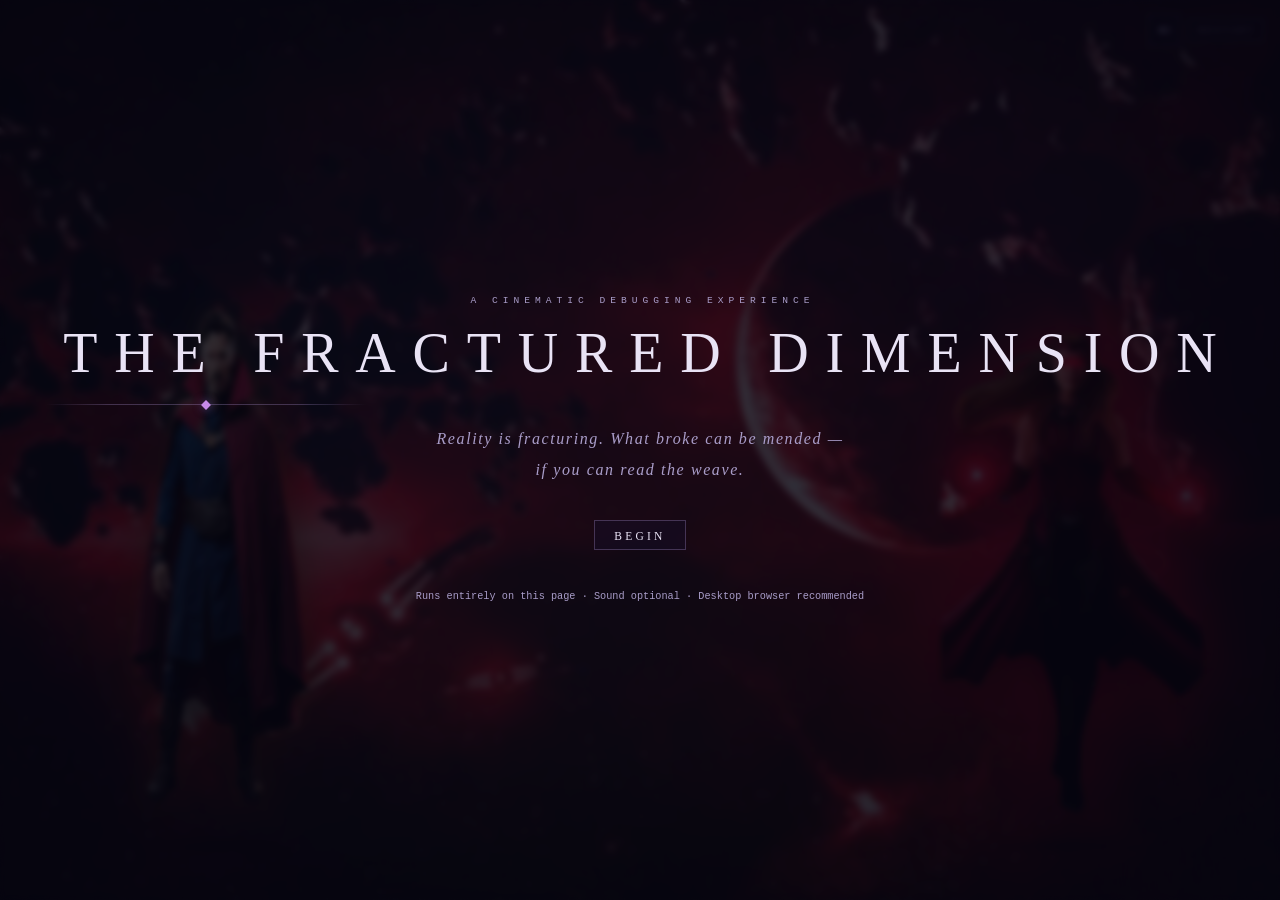
<file: doctor strange wanda visison/doc_strange.html>
<!DOCTYPE html>
<html lang="en">

<head>
    <meta charset="UTF-8">
    <meta name="viewport" content="width=device-width, initial-scale=1.0, viewport-fit=cover">
    <title>The Fractured Dimension</title>
    <link rel="icon"
        href="data:image/svg+xml,%3Csvg%20xmlns='http://www.w3.org/2000/svg'%20viewBox='0%200%2016%2016'%3E%3Cpath%20d='M8%200L16%208L8%2016L0%208Z'%20fill='%23a06ae0'/%3E%3C/svg%3E">

    <style>
        /* ============ base ============ */
        :root {
            --serif: 'Palatino Linotype', 'Book Antiqua', Palatino, 'URW Palladio L', Georgia, 'Times New Roman', serif;
            --mono: ui-monospace, 'Cascadia Code', Consolas, 'Liberation Mono', 'Courier New', monospace;
            --ink: #e9e3f5;
            --ink-dim: #a99dc9;
            --accent: #c78ae8;
            --danger: #e0556a;
            --ok: #8fd8b8;
            --panel: rgba(10, 8, 24, .74);
            --line: rgba(190, 160, 230, .28);
            --figh: clamp(250px, 64vh, 620px);
        }

        *,
        *::before,
        *::after {
            box-sizing: border-box;
        }

        html,
        body {
            height: 100%;
        }

        html {
            -webkit-text-size-adjust: 100%;
        }

        body {
            margin: 0;
            overflow: hidden;
            background-color: #04020c;
            background-image: url('assets/red_cosmic_bg.png');
            background-size: cover;
            background-position: center;
            background-repeat: no-repeat;
            background-attachment: fixed;
            color: var(--ink);
            font-family: var(--serif);
            -webkit-tap-highlight-color: transparent;
        }

        button {
            font: inherit;
            touch-action: manipulation;
        }

        #app {
            position: fixed;
            inset: 0;
            overflow: hidden;
        }

        .fade-in {
            animation: app-in 1.6s ease;
        }

        @keyframes app-in {
            from {
                opacity: 0;
            }
        }

        #stage,
        #camera,
        #settle,
        #world {
            position: absolute;
            inset: 0;
        }

        #stage {
            overflow: hidden;
        }

        .layer {
            position: absolute;
            inset: 0;
        }

        /* ============ camera & settle ============ */
        #camera {
            transform-origin: 50% 62%;
        }

        #camera.run {
            animation: camera-push 80s ease-out forwards;
        }

        @keyframes camera-push {
            from {
                transform: scale(1.02) translateY(0);
            }

            to {
                transform: scale(1.075) translateY(-1.2%);
            }
        }

        #stage.jolt {
            animation: cam-jolt 480ms steps(2, end) 1;
        }

        @keyframes cam-jolt {
            0% {
                transform: translate(0, 0);
            }

            20% {
                transform: translate(-7px, 3px);
            }

            40% {
                transform: translate(6px, -4px);
            }

            60% {
                transform: translate(-4px, 2px);
            }

            80% {
                transform: translate(3px, -2px);
            }

            100% {
                transform: translate(0, 0);
            }
        }

        #settle {
            transition: transform .8s ease, filter .8s ease;
        }

        #settle.settled {
            transform: scale(1.015);
            filter: brightness(1.07) saturate(1.05);
            transition: transform 2600ms cubic-bezier(.22, .61, .36, 1), filter 2600ms ease;
        }

        #settle.flicker {
            animation: flicker 900ms steps(1) 1;
        }

        @keyframes flicker {

            0%,
            100% {
                opacity: 1;
            }

            25% {
                opacity: .86;
            }

            40% {
                opacity: .95;
            }

            55% {
                opacity: .8;
            }

            70% {
                opacity: .92;
            }
        }

        /* ============ 2.5D / 3D Multiplane Depth System ============ */
        .depth-layer {
            position: absolute;
            inset: 0;
            width: 100%;
            height: 100%;
            pointer-events: none;
            will-change: transform;
            backface-visibility: hidden;
            transform-style: preserve-3d;
        }

        /* Plane 1: Deep Cosmos & Starlight */
        #layer-cosmos {
            z-index: 1;
            background-color: #04020c;
            background-image: url('assets/red_cosmic_bg.png');
            background-size: cover;
            background-position: center center;
            background-repeat: no-repeat;
        }

        .cosmos-nebula-glow {
            position: absolute;
            inset: 0;
            background: radial-gradient(circle at 75% 30%, rgba(180, 50, 160, 0.22) 0%, transparent 60%),
                        radial-gradient(circle at 25% 45%, rgba(60, 100, 220, 0.18) 0%, transparent 55%),
                        radial-gradient(circle at 50% 65%, rgba(220, 120, 40, 0.12) 0%, transparent 65%);
            mix-blend-mode: screen;
            animation: nebula-breathe 14s ease-in-out infinite alternate;
        }

        @keyframes nebula-breathe {
            0% { opacity: 0.75; transform: scale(1); }
            100% { opacity: 1; transform: scale(1.04); }
        }

        /* Suppress overlay depth layers (Earth planet, midground ruins, ground platform, foreground shards) */
        #layer-planet,
        #layer-midground,
        #layer-ground,
        #layer-foreground {
            display: none !important;
        }

        /* Suppress legacy SVG vector background graphics that compete with supplied artwork */
        #bg-svg,
        #seal-svg,
        #rays,
        #fg-layer,
        .haze.a,
        .haze.b {
            display: none !important;
        }

        /* ============ background svg ============ */
        #bg-svg {
            position: absolute;
            inset: 0;
            width: 100%;
            height: 100%;
            display: block;
        }

        #ring {
            transform-box: fill-box;
            transform-origin: 50% 50%;
            animation: ring-turn 220s linear infinite;
            opacity: .75;
            transition: opacity 3s ease;
        }

        @keyframes ring-turn {
            to {
                transform: rotate(360deg);
            }
        }

        #app.calm #ring {
            opacity: 1;
        }

        .bob {
            transform-box: fill-box;
            animation: bob var(--bd, 12s) ease-in-out var(--bdel, 0s) infinite alternate;
        }

        @keyframes bob {
            from {
                transform: translateY(-4px);
            }

            to {
                transform: translateY(5px);
            }
        }

        #seam {
            opacity: .55;
            transition: opacity 1.8s ease;
        }

        #seam-glow {
            opacity: .22;
            transition: opacity 1.8s ease;
        }

        .seam-branch {
            opacity: .45;
            transition: opacity 1.8s ease;
        }

        #app.tense #seam {
            opacity: .9;
        }

        #app.tense #seam-glow {
            opacity: .6;
        }

        #app.tense .seam-branch {
            opacity: .85;
        }

        #app.calm #seam {
            opacity: .4;
        }

        #app.calm #seam-glow {
            opacity: .3;
        }

        #app.calm .seam-branch {
            opacity: .3;
        }

        /* sky fracture & ground fissures */
        .fracture-glow {
            filter: blur(7px);
            animation: frac-pulse 9s ease-in-out infinite;
        }

        .fracture-core {
            animation: frac-pulse 5.5s ease-in-out infinite;
        }

        @keyframes frac-pulse {

            0%,
            100% {
                opacity: .55;
            }

            50% {
                opacity: 1;
            }
        }

        #app.tense .fracture-glow {
            filter: blur(7px) brightness(1.9) saturate(1.3);
        }

        #app.failing .fracture-glow {
            filter: blur(8px) brightness(2.6) saturate(1.5);
        }

        #app.failing .fracture-core {
            filter: brightness(1.9);
        }

        .fissure {
            filter: blur(4px);
            animation: frac-pulse 7s ease-in-out infinite;
        }

        .fissure-core {
            animation: frac-pulse 5s ease-in-out infinite;
        }

        #app.tense .fissure {
            filter: blur(4px) brightness(1.8);
        }

        #app.failing .fissure {
            filter: blur(4px) brightness(2.4);
        }

        .pulse-soft {
            animation: soft-pulse 3.2s ease-in-out infinite;
        }

        @keyframes soft-pulse {

            0%,
            100% {
                opacity: 1;
            }

            50% {
                opacity: .45;
            }
        }

        /* ============ atmosphere layers ============ */
        #rays {
            position: absolute;
            inset: 0;
            pointer-events: none;
            z-index: 2;
            mix-blend-mode: screen;
        }

        .ray {
            position: absolute;
            top: -12%;
            height: 85%;
            background: linear-gradient(180deg, rgba(190, 150, 255, .16), rgba(190, 150, 255, 0) 80%);
            filter: blur(9px);
            transform-origin: 50% 0;
        }

        .ray.r1 {
            left: 17%;
            width: 9vw;
            --ra: 14deg;
            animation: ray-sway 17s ease-in-out infinite alternate;
        }

        .ray.r2 {
            left: 63%;
            width: 7vw;
            --ra: -11deg;
            animation: ray-sway 23s ease-in-out infinite alternate-reverse;
        }

        @keyframes ray-sway {
            from {
                opacity: .3;
                transform: rotate(calc(var(--ra) - 2.5deg)) translateX(-1.5%);
            }

            to {
                opacity: .75;
                transform: rotate(calc(var(--ra) + 3deg)) translateX(1.5%);
            }
        }

        .haze {
            pointer-events: none;
        }

        .haze.a {
            background: linear-gradient(0deg, rgba(130, 70, 170, .14), transparent 46%);
            animation: haze-a 26s ease-in-out infinite alternate;
        }

        @keyframes haze-a {
            to {
                transform: translateX(2.5%);
            }
        }

        .haze.b {
            background: radial-gradient(60% 42% at 58% 72%, rgba(170, 90, 190, .10), transparent 70%);
            animation: haze-b 34s ease-in-out infinite alternate;
            z-index: 7;
        }

        @keyframes haze-b {
            to {
                transform: translate(-2%, -1.5%);
            }
        }

        #fg-layer {
            position: absolute;
            inset: 0;
            z-index: 6;
            pointer-events: none;
        }

        #fg-left,
        #fg-right {
            position: absolute;
            bottom: -4vh;
            width: 36vw;
            height: 26vh;
            background: linear-gradient(180deg, #0d0826, #050310);
        }

        #fg-left {
            left: -6vw;
            clip-path: polygon(0 46%, 26% 18%, 48% 38%, 72% 30%, 100% 62%, 100% 100%, 0 100%);
            filter: blur(6px);
        }

        #fg-right {
            right: -6vw;
            clip-path: polygon(0 60%, 20% 28%, 44% 42%, 70% 12%, 100% 38%, 100% 100%, 0 100%);
            filter: blur(6px);
        }

        /* ============ ground reality seal ============ */
        #seal-svg {
            position: absolute;
            inset: 0;
            width: 100%;
            height: 100%;
            pointer-events: none;
        }

        .seal {
            opacity: 0;
            transform: scale(.86);
            transform-box: view-box;
            transform-origin: 50% 82.5%;
            transition: opacity 1.8s ease, transform 2.4s cubic-bezier(.22, .8, .3, 1);
        }

        #app.resumed .seal {
            opacity: .95;
            transform: scale(1);
        }

        #app.complete .seal {
            opacity: 0;
            transform: scale(1.05);
            transition: opacity 6s ease, transform 8s ease;
        }

        .rot-a,
        .rot-b,
        .rot-c,
        .rot-d,
        .rot-e,
        .rot-f,
        .rot-g,
        .rot-cw-fast,
        .rot-ccw-fast,
        .rot-cw-turbo,
        .rot-ccw-turbo,
        .rot-gear,
        .rot-gear-rev,
        .pulse-core {
            transform-box: fill-box;
            transform-origin: center;
        }

        .rot-a {
            animation: rot-cw 11s linear infinite;
        }

        .rot-b {
            animation: rot-ccw 7.5s linear infinite;
        }

        .rot-c {
            animation: rot-cw 5s linear infinite;
        }

        .rot-d {
            animation: rot-ccw 16s linear infinite;
        }

        .rot-e {
            animation: rot-cw 34s linear infinite;
        }

        .rot-f {
            animation: rot-ccw 26s linear infinite;
        }

        .rot-g {
            animation: rot-cw 45s linear infinite;
        }

        .rot-cw-fast {
            animation: rot-cw 2.8s linear infinite;
        }

        .rot-ccw-fast {
            animation: rot-ccw 2.4s linear infinite;
        }

        .rot-cw-turbo {
            animation: rot-cw 1.2s linear infinite;
        }

        .rot-ccw-turbo {
            animation: rot-ccw 1.0s linear infinite;
        }

        .rot-gear {
            animation: rot-cw 8s linear infinite;
        }

        .rot-gear-rev {
            animation: rot-ccw 8s linear infinite;
        }

        .pulse-core {
            animation: pulse-core-fx 2.2s ease-in-out infinite alternate;
        }

        @keyframes pulse-core-fx {
            0% {
                transform: scale(0.92);
                opacity: 0.85;
            }
            100% {
                transform: scale(1.08);
                opacity: 1;
            }
        }

        .surge .rot-cw-fast {
            animation-duration: 0.9s !important;
        }

        .surge .rot-ccw-fast {
            animation-duration: 0.8s !important;
        }

        .surge .rot-gear {
            animation-duration: 2.5s !important;
        }

        .surge .rot-gear-rev {
            animation-duration: 2.5s !important;
        }

        .surge .rot-c {
            animation-duration: 1.8s !important;
        }

        .surge .rot-d {
            animation-duration: 4s !important;
        }

        @keyframes rot-cw {
            to {
                transform: rotate(360deg);
            }
        }

        @keyframes rot-ccw {
            to {
                transform: rotate(-360deg);
            }
        }

        /* ============ characters ============ */
        #actors {
            position: absolute;
            inset: 0;
            z-index: 3;
        }

        .actor {
            position: absolute;
            bottom: 5.5vh;
            height: var(--figh);
            aspect-ratio: 300/660;
        }

        .actor::after {
            content: "";
            position: absolute;
            left: 6%;
            right: 6%;
            bottom: -1.4%;
            height: 4.6%;
            background: radial-gradient(50% 50% at 50% 50%, rgba(0, 0, 0, .55), transparent 70%);
        }

        #strange-wrap {
            left: 7%;
            animation: strange-float 8.5s ease-in-out infinite;
            transform-origin: 50% 100%;
        }

        @keyframes strange-float {
            0%, 100% {
                transform: translateY(0);
            }
            50% {
                transform: translateY(-6px);
            }
        }

        #wanda-stack {
            right: 6%;
            animation: wanda-levitate 6.8s ease-in-out infinite;
            transform-origin: 50% 100%;
        }

        @keyframes wanda-levitate {
            0%, 100% {
                transform: translateY(0) rotate(0.4deg);
            }
            25% {
                transform: translateY(-8px) rotate(-0.5deg);
            }
            50% {
                transform: translateY(-15px) rotate(0.6deg);
            }
            75% {
                transform: translateY(-6px) rotate(-0.3deg);
            }
        }

        #fig-strange {
            width: 100%;
            height: 100%;
            display: block;
            position: relative;
            overflow: visible;
            filter: drop-shadow(0 16px 22px rgba(0, 0, 0, .55)) drop-shadow(0 0 12px rgba(255, 170, 60, .3)) saturate(1.02) contrast(1.05);
            transition: filter .6s ease;
            animation: breath 6.5s ease-in-out infinite;
            transform-origin: 50% 100%;
        }

        @keyframes breath {
            50% {
                transform: scaleY(1.01) scaleX(1.004);
            }
        }

        .casting #fig-strange {
            filter: drop-shadow(0 16px 22px rgba(0, 0, 0, .55)) saturate(1.1) contrast(1.1) drop-shadow(0 0 24px rgba(255, 180, 50, .75)) drop-shadow(0 0 50px rgba(255, 120, 20, .45));
        }

        .recoil #fig-strange {
            filter: drop-shadow(0 16px 22px rgba(0, 0, 0, .55)) saturate(1.12) drop-shadow(0 0 28px rgba(255, 60, 60, .6));
        }

        .wanda-fig {
            position: absolute;
            inset: 0;
            width: 100%;
            height: 100%;
            overflow: visible;
        }

        .wanda-evil {
            filter: drop-shadow(0 16px 22px rgba(0, 0, 0, .6)) drop-shadow(0 0 24px rgba(255, 20, 50, .65)) drop-shadow(0 0 55px rgba(180, 0, 40, .35)) contrast(1.08) saturate(1.1);
            opacity: 1;
            transition: opacity 3.4s ease .3s, filter 3.4s ease .3s;
        }

        .wanda-normal {
            filter: drop-shadow(0 16px 22px rgba(0, 0, 0, .5)) brightness(1.02) contrast(1.03) saturate(1.02) drop-shadow(0 0 20px rgba(255, 210, 160, .4));
            opacity: 0;
            transition: opacity 3.4s ease .3s, filter 3.4s ease .3s;
        }

        .restored .wanda-evil {
            opacity: 0;
        }

        .restored .wanda-normal {
            opacity: 1;
        }

        /* Strange pose & cast rig */
        #fig-strange #arm-far,
        #fig-strange #arm-near {
            transform-box: fill-box;
            transition: transform 1100ms cubic-bezier(.4, 0, .2, 1);
        }

        #fig-strange #arm-far {
            transform-origin: 52% 6%;
        }

        #fig-strange #arm-near {
            transform-origin: 48% 6%;
        }

        .casting #arm-far {
            transform: rotate(30deg);
        }

        .casting #arm-near {
            transform: rotate(-31deg);
        }

        .recoil #arm-far {
            transform: rotate(-6deg);
        }

        .recoil #arm-near {
            transform: rotate(7deg);
        }

        #fig-strange #head-g {
            transform-box: fill-box;
            transform-origin: 50% 85%;
            transition: transform .9s ease;
        }

        .casting #head-g {
            transform: rotate(2.5deg);
        }

        .recoil #head-g {
            transform: rotate(-3.5deg);
        }

        #fig-strange .cloak-b {
            transform-box: fill-box;
            transform-origin: 50% 10%;
            transition: transform 1300ms ease;
        }

        .casting .cloak-b {
            animation: cloak-sway 3.2s ease-in-out infinite;
        }

        @keyframes cloak-sway {

            0%,
            100% {
                transform: scale(1.02) translateY(-1%) rotate(.6deg);
            }

            50% {
                transform: scale(1.035) translateY(-1.8%) rotate(-.7deg);
            }
        }

        /* spell mandalas (Strange) */
        .mand-svg {
            position: absolute;
            inset: 0;
            width: 100%;
            height: 100%;
            pointer-events: none;
            overflow: visible;
        }

        #mand-front {
            transition: filter .3s ease, transform .4s ease;
        }

        .surge #mand-front {
            filter: brightness(1.6) saturate(1.4);
            transform: scale(1.06);
        }

        .mand {
            opacity: 0;
            transform: scale(.5);
            transform-box: fill-box;
            transform-origin: center;
            transition: opacity .45s ease, transform .9s cubic-bezier(.3, 1.5, .45, 1);
        }

        .casting .mand {
            opacity: 1;
            transform: scale(1);
        }

        .m1 {
            transition-delay: .05s;
        }

        .m2 {
            transition-delay: .18s;
        }

        .m3 {
            transition-delay: .3s;
        }

        .m0 {
            transition: opacity 2.2s ease, transform 2.6s ease;
        }

        .casting .m0 {
            opacity: 0.85;
            transform: scale(1);
        }

        #app.resumed .casting .m0 {
            opacity: .95;
            transform: scale(1.04);
        }

        .recoil .mand {
            animation: mand-glitch .65s steps(2, end) 1 forwards;
        }

        @keyframes mand-glitch {
            0% {
                opacity: 1;
                transform: scale(1);
            }

            20% {
                opacity: 0;
                transform: scale(1.04);
            }

            35% {
                opacity: .9;
                transform: scale(.97);
            }

            55% {
                opacity: 0;
            }

            70% {
                opacity: .5;
                transform: scale(1.03) translateX(2px);
            }

            100% {
                opacity: 0;
                transform: scale(.6);
            }
        }

        /* Supercharged Incandescent Glow Filters */
        .mand-glow {
            filter: drop-shadow(0 0 3px #ffffff)
                    drop-shadow(0 0 8px #ffe37a)
                    drop-shadow(0 0 16px #ff9e1f)
                    drop-shadow(0 0 34px #ff4500)
                    drop-shadow(0 0 60px rgba(255, 69, 0, 0.45));
        }

        .mand-glow-shield {
            filter: drop-shadow(0 0 3px #ffffff)
                    drop-shadow(0 0 7px #ffdd6b)
                    drop-shadow(0 0 14px #ff921a)
                    drop-shadow(0 0 28px #e84118);
        }

        .mand-glow-astral {
            filter: drop-shadow(0 0 4px #ffe699)
                    drop-shadow(0 0 12px #ffaa22)
                    drop-shadow(0 0 28px rgba(255, 120, 20, 0.5));
        }

        /* Graphic Stroke Styles for Doctor Strange Sacred Geometry */
        .gs {
            stroke: #ffca6e;
            fill: none;
            stroke-linecap: round;
        }

        .gs2 {
            stroke: #ffe3a6;
            fill: none;
            stroke-linecap: round;
        }

        .gs-white {
            stroke: #ffffff;
            fill: none;
            stroke-linecap: round;
        }

        .gs-gold {
            stroke: #ffbd4a;
            fill: none;
            stroke-linecap: round;
        }

        .gs-orange {
            stroke: #ff7f11;
            fill: none;
            stroke-linecap: round;
        }

        .gs-amber {
            stroke: #ffaa00;
            fill: none;
            stroke-linecap: round;
        }

        .gs-facet {
            fill: rgba(255, 190, 70, 0.12);
            stroke: #ffd47a;
            stroke-width: 1.4;
        }

        .gs-fill-core {
            fill: rgba(255, 230, 160, 0.35);
        }

        #hand-glow,
        #amulet-glow {
            opacity: 0;
            transition: opacity .5s ease;
        }

        .casting #hand-glow {
            opacity: 1;
            animation: soft-pulse 1.3s ease-in-out infinite;
        }

        .casting #amulet-glow {
            opacity: 1;
            animation: time-stone-pulse 1.8s ease-in-out infinite;
        }

        @keyframes time-stone-pulse {
            0%, 100% {
                filter: drop-shadow(0 0 6px #ffe27a) drop-shadow(0 0 14px #2effa8) drop-shadow(0 0 30px #00ff88);
            }
            50% {
                filter: drop-shadow(0 0 14px #ffffff) drop-shadow(0 0 26px #34ffb0) drop-shadow(0 0 48px #00e676);
            }
        }

        .wanda-eyes-fx {
            pointer-events: none;
            filter: drop-shadow(0 0 4px #ff0033) drop-shadow(0 0 12px #ff0044);
        }

        .eye-glow-dot {
            animation: eye-pulse 2s ease-in-out infinite alternate;
        }

        @keyframes eye-pulse {
            0% { opacity: .7; transform: scale(.95); }
            100% { opacity: 1; transform: scale(1.2); }
        }

        .wanda-plasma-fx {
            pointer-events: none;
            filter: drop-shadow(0 0 10px rgba(255, 20, 50, .95)) drop-shadow(0 0 26px rgba(255, 0, 40, .7));
        }

        .plasma-pulse {
            animation: plasma-surge 1.8s ease-in-out infinite alternate;
            transform-box: fill-box;
            transform-origin: center;
        }

        @keyframes plasma-surge {
            0% { transform: scale(.9); opacity: .75; }
            100% { transform: scale(1.2); opacity: 1; }
        }

        /* Wanda auras */
        .aura {
            position: absolute;
            inset: 0;
            width: 100%;
            height: 100%;
            pointer-events: none;
            transition: opacity 3.4s ease .3s;
        }

        .aura-evil {
            opacity: 1;
            filter: drop-shadow(0 0 16px rgba(255, 30, 60, .6)) drop-shadow(0 0 35px rgba(200, 10, 40, .35));
        }

        .aura-normal {
            opacity: 0;
            filter: drop-shadow(0 0 18px rgba(255, 200, 140, .5));
        }

        .restored .aura-evil {
            opacity: 0;
        }

        .restored .aura-normal {
            opacity: 1;
        }

        .aura-pulse {
            animation: soft-pulse 2.6s ease-in-out infinite;
        }

        .hoop {
            transform-box: fill-box;
            transform-origin: center;
        }

        .h1 {
            animation: hoop-rock 6s ease-in-out infinite alternate;
        }

        .h2 {
            animation: hoop-rock 8s ease-in-out infinite alternate-reverse;
        }

        .h3 {
            animation: hoop-rock 11s ease-in-out infinite alternate;
        }

        @keyframes hoop-rock {
            from {
                transform: rotate(-16deg);
            }

            to {
                transform: rotate(18deg);
            }
        }

        .hoop-glow {
            filter: drop-shadow(0 0 8px rgba(255, 40, 70, .85)) drop-shadow(0 0 20px rgba(255, 10, 40, .5));
        }

        /* ============ particle canvas & dust ============ */
        #fx-canvas {
            position: absolute;
            inset: 0;
            width: 100%;
            height: 100%;
            pointer-events: none;
            z-index: 8;
        }

        #fx {
            position: absolute;
            inset: 0;
            pointer-events: none;
            z-index: 9;
        }

        .mote {
            position: absolute;
            border-radius: 50%;
            background: radial-gradient(circle, rgba(222, 192, 255, .9), rgba(222, 192, 255, 0) 70%);
            opacity: 0;
            animation: mote-float var(--dr, 20s) linear var(--dd, 0s) infinite;
        }

        @keyframes mote-float {
            0% {
                transform: translate3d(0, 0, 0);
                opacity: 0;
            }

            12% {
                opacity: var(--ds, .2);
            }

            80% {
                opacity: var(--ds, .2);
            }

            100% {
                transform: translate3d(var(--dx, 20px), -72vh, 0);
                opacity: 0;
            }
        }

        .shard {
            position: absolute;
            width: 14px;
            height: 8px;
            opacity: .5;
            background: linear-gradient(#3a2a5e, #181030);
            clip-path: polygon(0 40%, 55% 0, 100% 65%, 40% 100%);
            animation: shard-drift var(--sr, 50s) ease-in-out var(--sd, 0s) infinite alternate;
        }

        @keyframes shard-drift {
            from {
                transform: translate3d(-4vw, 0, 0) rotate(-14deg);
            }

            to {
                transform: translate3d(6vw, -9vh, 0) rotate(22deg);
            }
        }

        /* ============ grade & overlays ============ */
        #grade {
            position: absolute;
            inset: 0;
            pointer-events: none;
            z-index: 10;
        }

        #grade>div {
            position: absolute;
            inset: 0;
            transition: opacity 2.6s ease;
        }

        #grade-base {
            opacity: 0.18;
            background:
                radial-gradient(120% 90% at 50% 100%, rgba(20, 8, 40, .35), transparent 60%),
                linear-gradient(200deg, rgba(90, 40, 140, .10), rgba(30, 10, 50, .22) 60%, rgba(70, 20, 90, .14));
        }

        #grade-tense {
            opacity: 0;
            background:
                radial-gradient(70% 55% at 50% 60%, rgba(150, 40, 130, .14), transparent 72%),
                linear-gradient(180deg, rgba(70, 20, 110, .22), rgba(40, 8, 60, .12) 45%, rgba(120, 20, 80, .20));
        }

        #grade-calm {
            opacity: 0;
            background: linear-gradient(180deg, rgba(185, 145, 225, .09), rgba(240, 185, 165, .11) 70%, rgba(120, 80, 140, .10));
        }

        #grade-fail {
            opacity: 0;
            transition: opacity .35s ease;
            background: radial-gradient(60% 50% at 50% 62%, rgba(220, 50, 80, .17), transparent 70%);
        }

        #app.tense #grade-tense {
            opacity: 1;
        }

        #app.calm #grade-calm {
            opacity: 1;
        }

        #app.failing #grade-fail {
            opacity: 1;
        }

        #vignette {
            position: absolute;
            inset: 0;
            z-index: 28;
            pointer-events: none;
            background: radial-gradient(ellipse at 50% 46%, transparent 52%, rgba(4, 2, 12, .62) 100%);
        }

        #grain {
            position: absolute;
            inset: -60%;
            width: 220%;
            height: 220%;
            z-index: 30;
            opacity: .05;
            pointer-events: none;
            animation: grain-shift 1.1s steps(5) infinite;
        }

        @keyframes grain-shift {
            0% {
                transform: translate(0, 0);
            }

            20% {
                transform: translate(-1.5%, 1%);
            }

            40% {
                transform: translate(1%, -1.5%);
            }

            60% {
                transform: translate(-1%, -1%);
            }

            80% {
                transform: translate(1.5%, 1.5%);
            }

            100% {
                transform: translate(0, 0);
            }
        }

        /* ============ HUD ============ */
        .hud {
            position: absolute;
            z-index: 50;
            opacity: 0;
            visibility: hidden;
            pointer-events: none;
            transition: opacity .7s ease, visibility 0s linear .7s, transform .7s ease;
        }

        .hud.show {
            opacity: 1;
            visibility: visible;
            pointer-events: auto;
            transition: opacity .7s ease, transform .7s ease;
        }

        .eyebrow {
            font-family: var(--mono);
            font-size: .6rem;
            letter-spacing: .52em;
            padding-left: .52em;
            color: var(--ink-dim);
            margin: 0;
        }

        .rule {
            width: min(320px, 60vw);
            height: 1px;
            position: relative;
            margin: 1.2rem 0;
            background: linear-gradient(90deg, transparent, var(--line) 20%, var(--line) 80%, transparent);
        }

        .rule::after {
            content: "";
            position: absolute;
            left: 50%;
            top: 50%;
            width: 7px;
            height: 7px;
            transform: translate(-50%, -50%) rotate(45deg);
            background: var(--accent);
            box-shadow: 0 0 10px rgba(200, 140, 240, .55);
        }

        h1,
        .big {
            font-family: var(--serif);
            font-weight: 400;
            font-size: clamp(1.55rem, 5vw, 3.5rem);
            letter-spacing: .3em;
            padding-left: .3em;
            margin: .9rem 0 0;
            color: var(--ink);
            text-align: center;
        }

        .center-card {
            inset: 0;
            display: flex;
            flex-direction: column;
            align-items: center;
            justify-content: center;
            text-align: center;
            padding: 20px;
            transform: translateY(8px);
        }

        .center-card.show {
            transform: translateY(0);
        }

        .subtitle {
            font-family: var(--serif);
            font-style: italic;
            color: var(--ink-dim);
            letter-spacing: .12em;
            font-size: clamp(.8rem, 1.8vw, 1.05rem);
            margin: 0;
        }

        #caption {
            left: 50%;
            bottom: 15vh;
            transform: translateX(-50%);
            font-family: var(--serif);
            font-style: italic;
            font-size: clamp(.85rem, 2vw, 1.08rem);
            letter-spacing: .14em;
            color: var(--ink-dim);
            text-align: center;
            width: max-content;
            max-width: 90vw;
            text-shadow: 0 1px 12px rgba(0, 0, 0, .8);
        }

        #fail-badge {
            left: 50%;
            top: 7vh;
            transform: translate(-50%, -8px);
            font-family: var(--mono);
            font-size: .74rem;
            letter-spacing: .3em;
            padding-left: .3em;
            color: var(--danger);
            background: rgba(30, 6, 16, .66);
            border: 1px solid rgba(224, 85, 106, .45);
            padding: .65em 1.2em .55em;
            backdrop-filter: blur(4px);
            white-space: nowrap;
        }

        #fail-badge.show {
            transform: translate(-50%, 0);
        }

        #fail-badge .txt {
            display: inline-block;
        }

        #fail-badge.show .txt {
            animation: glitch 640ms steps(1) 1;
            text-shadow: 1px 0 rgba(224, 85, 106, .8), -1px 0 rgba(120, 140, 255, .45);
        }

        @keyframes glitch {
            0% {
                transform: translate(0);
            }

            20% {
                transform: translate(-2px, 1px);
            }

            40% {
                transform: translate(2px, -1px);
            }

            60% {
                transform: translate(-1px, 0);
            }

            80% {
                transform: translate(1px, 1px);
            }

            100% {
                transform: translate(0);
            }
        }

        #debug-panel {
            left: 50%;
            bottom: 3.2vh;
            transform: translate(-50%, 12px);
            width: min(600px, 94vw);
            background: var(--panel);
            border: 1px solid var(--line);
            padding: 18px 20px 14px;
            backdrop-filter: blur(6px);
            font-family: var(--mono);
            font-size: .78rem;
            line-height: 1.55;
        }

        #debug-panel.show {
            transform: translate(-50%, 0);
        }

        #debug-panel header {
            display: flex;
            align-items: center;
            gap: 10px;
            margin-bottom: 10px;
        }

        #debug-panel h2 {
            font-family: var(--serif);
            font-weight: 400;
            font-size: .86rem;
            letter-spacing: .28em;
            color: var(--danger);
            margin: 0;
        }

        #debug-panel ol {
            margin: .7rem 0 .2rem;
            padding-left: 1.3rem;
            color: var(--ink-dim);
        }

        #debug-panel li {
            margin: .18rem 0;
        }

        code {
            color: var(--accent);
            font-family: inherit;
        }

        .dim {
            color: var(--ink-dim);
        }

        .status {
            display: flex;
            align-items: center;
            gap: 8px;
            margin: .9rem 0 .7rem;
            letter-spacing: .12em;
            border-top: 1px solid rgba(190, 160, 230, .14);
            padding-top: .7rem;
        }

        .dot {
            width: 7px;
            height: 7px;
            border-radius: 50%;
            background: var(--accent);
            flex: none;
        }

        .dot.danger {
            background: var(--danger);
        }

        .status .dot {
            animation: pulse 1.5s ease-in-out infinite;
        }

        @keyframes pulse {
            50% {
                opacity: .25;
            }
        }

        .status.ok .dot {
            background: var(--ok);
            animation: none;
        }

        .row {
            display: flex;
            gap: 10px;
            flex-wrap: wrap;
            align-items: center;
        }

        .hint {
            font-family: var(--mono);
            font-size: .64rem;
            margin: .75rem 0 0;
            color: var(--ink-dim);
            line-height: 1.6;
        }

        #complete-card .sub {
            font-family: var(--serif);
            letter-spacing: .42em;
            padding-left: .42em;
            font-size: .72rem;
            color: var(--ink-dim);
            margin: .2rem 0 2.2rem;
        }

        #bypass-note {
            margin-top: 1.4rem;
        }

        /* ============ buttons & system ============ */
        .btn {
            font-family: var(--serif);
            letter-spacing: .28em;
            text-transform: uppercase;
            font-size: .72rem;
            color: var(--ink);
            background: rgba(20, 12, 40, .5);
            border: 1px solid var(--line);
            padding: .75em 1.7em .6em;
            cursor: pointer;
            transition: border-color .25s, background .25s, transform .25s;
        }

        .btn:hover {
            border-color: rgba(210, 170, 255, .6);
            background: rgba(80, 40, 130, .25);
        }

        .btn:active {
            transform: translateY(1px);
        }

        .btn:focus-visible {
            outline: 1px solid var(--accent);
            outline-offset: 3px;
        }

        .btn.small {
            padding: .55em 1.1em .45em;
            letter-spacing: .2em;
            font-size: .66rem;
        }

        .btn.ghost {
            border-style: dashed;
            color: var(--ink-dim);
        }

        .btn:disabled {
            opacity: .4;
            cursor: default;
        }

        #sys {
            position: absolute;
            top: 14px;
            right: 16px;
            display: flex;
            gap: 8px;
            align-items: center;
            z-index: 55;
        }

        .icon-btn {
            width: 32px;
            height: 32px;
            display: grid;
            place-items: center;
            background: rgba(16, 10, 34, .55);
            border: 1px solid var(--line);
            color: var(--ink-dim);
            cursor: pointer;
            transition: .25s;
        }

        .icon-btn:hover {
            color: var(--ink);
            border-color: rgba(210, 170, 255, .55);
        }

        #restart-btn {
            font-family: var(--mono);
            font-size: .6rem;
            letter-spacing: .24em;
            color: var(--ink-dim);
            background: rgba(16, 10, 34, .55);
            border: 1px solid var(--line);
            padding: .6em .9em .5em;
            cursor: pointer;
            opacity: .75;
            transition: .25s;
        }

        #restart-btn:hover {
            color: var(--ink);
            border-color: rgba(210, 170, 255, .55);
            opacity: 1;
        }

        .mute-x {
            display: none;
        }

        .icon-btn.muted .wave {
            display: none;
        }

        .icon-btn.muted .mute-x {
            display: block;
        }

        #boot {
            position: absolute;
            inset: 0;
            z-index: 70;
            display: flex;
            align-items: center;
            justify-content: center;
            text-align: center;
            background: rgba(5, 5, 16, .82);
            backdrop-filter: blur(3px);
            padding: 20px;
            transition: opacity .9s ease, visibility 0s linear .9s;
        }

        #boot.gone {
            opacity: 0;
            visibility: hidden;
            pointer-events: none;
        }

        #boot .boot-line {
            font-family: var(--serif);
            font-style: italic;
            color: var(--ink-dim);
            letter-spacing: .1em;
            line-height: 1.9;
            margin: 0 0 2.2rem;
            font-size: clamp(.85rem, 2vw, 1rem);
        }

        #boot .hint {
            margin-top: 2.4rem;
        }

        /* ============ responsive ============ */
        @media (max-width:760px) {
            :root {
                --figh: clamp(170px, 42vh, 360px);
            }

            #strange-wrap {
                left: 1.5%;
            }

            #wanda-stack {
                right: 1.5%;
            }

            h1,
            .big {
                letter-spacing: .18em;
                padding-left: .18em;
            }

            #debug-panel {
                font-size: .7rem;
                padding: 14px 14px 12px;
            }

            #fail-badge {
                font-size: .6rem;
                letter-spacing: .2em;
            }

            .ray.r1 {
                left: 6%;
            }

            .ray.r2 {
                left: 76%;
            }
        }

        @media (max-height:520px) {
            :root {
                --figh: clamp(150px, 58vh, 320px);
            }
        }

        /* ============ the intentional bug lives in #spell-transition-css ============ */

        @keyframes dimensional-transition {
            from {
                transform: scale(0.96);
            }

            to {
                transform: scale(1);
            }
        }

        /* ============ reduced motion ============ */
        @media (prefers-reduced-motion: reduce) {

            #camera.run,
            .mote,
            .shard,
            #ring,
            .bob,
            .haze.a,
            .haze.b,
            #grain,
            #fig-strange,
            #wanda-stack,
            #stage.jolt,
            #settle.flicker,
            .hoop,
            .aura-pulse,
            .pulse-soft,
            .ray,
            .rot-a,
            .rot-b,
            .rot-c,
            .rot-d,
            .rot-e,
            .rot-f,
            .rot-g,
            .fracture-glow,
            .fracture-core,
            .fissure,
            .fissure-core,
            .cloak-sway {
                animation: none !important;
            }
        }
    </style>

    <style id="spell-transition-css">
        .spell-transition {
            animation: dimensionalTransition 700ms ease-out forwards;
        }
    </style>
</head>

<body>
    <div id="app" data-state="BOOT">

        <!-- shared Wanda figure: identical geometry for both states -->
        <svg width="0" height="0" style="position:absolute" aria-hidden="true">
            <defs>
                <symbol id="wanda-figure" viewBox="0 0 300 660">
                    <path
                        d="M148 42 C108 46 92 82 94 122 C88 182 80 246 74 306 C72 338 82 362 102 368 C112 346 114 318 116 290 C118 242 122 198 128 162 L168 162 C174 198 178 242 180 290 C182 318 184 346 194 368 C214 362 224 338 222 306 C216 246 210 182 204 122 C206 82 188 46 148 42 Z"
                        fill="var(--w-hair)" />
                    <path
                        d="M104 140 C98 200 92 260 88 306 C87 326 91 344 98 354 C94 330 96 300 100 264 C104 222 108 178 112 142 Z"
                        fill="#000" opacity=".25" />
                    <path
                        d="M198 140 C204 200 210 260 214 306 C215 326 211 344 204 354 C208 330 206 300 202 264 C198 222 194 178 190 142 Z"
                        fill="#000" opacity=".18" />
                    <path d="M120 70 C112 96 108 130 108 164 C108 150 114 116 124 90 Z" fill="var(--w-hair-hi)"
                        opacity=".5" />
                    <path d="M180 74 C188 100 192 134 192 168 C192 152 186 118 176 92 Z" fill="var(--w-hair-hi)"
                        opacity=".4" />
                    <path
                        d="M182 154 C194 174 200 200 198 226 C197 242 192 256 184 264 C178 256 175 244 176 230 C178 206 175 182 170 160 Z"
                        fill="var(--w-suit-d)" />
                    <path d="M189 258 C194 266 195 276 190 283 C183 287 176 282 175 273 C175 266 181 259 186 256 Z"
                        fill="var(--w-skin)" />
                    <path d="M126 400 L122 470 L124 558 L142 558 L145 470 L147 402 Z" fill="var(--w-suit-d)" />
                    <path d="M152 402 L154 470 L156 558 L174 558 L177 468 L170 400 Z" fill="var(--w-suit-d)" />
                    <path d="M154 402 L156 558 L166 558 L172 470 L168 400 Z" fill="#000" opacity=".14" />
                    <path d="M122 552 L120 584 C120 598 129 604 142 604 L152 604 C152 594 148 588 142 584 L142 552 Z"
                        fill="var(--w-boot)" />
                    <path d="M156 552 L156 582 C150 588 145 594 145 604 L170 604 C179 599 181 586 179 568 L178 552 Z"
                        fill="var(--w-boot)" />
                    <path d="M106 276 C100 326 102 368 110 400 L130 400 C126 368 126 332 130 296 L146 296 L146 276 Z"
                        fill="var(--w-suit)" />
                    <path d="M190 276 C196 326 194 368 186 400 L166 400 C170 368 170 332 166 296 L150 296 L150 276 Z"
                        fill="var(--w-suit)" />
                    <path d="M141 296 L146 398 L149 398 L151 296 Z" fill="#000" opacity=".32" />
                    <path
                        d="M146 130 C128 132 114 142 110 156 C104 190 102 232 106 268 L106 280 L190 280 L190 268 C194 232 192 190 186 156 C182 142 164 132 146 130 Z"
                        fill="var(--w-suit)" />
                    <path d="M146 148 L124 216 M146 148 L168 216" stroke="var(--w-suit-d)" stroke-width="3" fill="none"
                        opacity=".8" />
                    <path d="M146 146 L146 262" stroke="var(--w-suit-d)" stroke-width="2.5" opacity=".6" />
                    <path d="M108 260 L188 260 L186 280 L110 280 Z" fill="var(--w-suit-d)" />
                    <rect x="140" y="264" width="12" height="10" fill="var(--w-accent)" />
                    <path d="M112 150 L96 160 L112 172 Z" fill="var(--w-suit-d)" />
                    <path d="M180 150 L196 160 L180 172 Z" fill="var(--w-suit-d)" />
                    <path d="M170 138 C180 168 184 214 180 262 L188 262 C192 226 190 188 184 158 Z" fill="#000"
                        opacity=".22" />
                    <path d="M112 160 C108 190 107 226 110 258 L106 258 C103 224 105 188 110 158 Z" fill="#000"
                        opacity=".14" />
                    <path
                        d="M114 152 C102 172 96 198 98 224 C99 240 104 254 112 262 C118 254 121 242 120 228 C118 204 121 180 126 158 Z"
                        fill="var(--w-suit-l)" />
                    <path d="M104 256 C98 264 96 274 100 282 C107 288 115 285 117 276 C118 268 113 260 109 254 Z"
                        fill="var(--w-skin)" />
                    <path d="M101 268 L112 272 M102 276 L112 279" stroke="#000" opacity=".25" stroke-width="1.2"
                        fill="none" />
                    <path d="M139 118 L139 140 C143 146 150 146 154 140 L154 118 Z" fill="var(--w-skin)" />
                    <path d="M139 120 L139 140 C141 143 143 144 146 145 L146 120 Z" fill="#000" opacity=".2" />
                    <path
                        d="M146 54 C126 54 119 71 120 90 C121 109 132 126 146 130 C160 126 171 109 172 90 C173 71 166 54 146 54 Z"
                        fill="var(--w-skin)" />
                    <path
                        d="M146 54 C126 54 119 71 120 90 C121 94 122 98 123 102 C124 84 131 70 146 68 C161 70 168 84 169 102 C170 98 171 94 172 90 C173 71 166 54 146 54 Z"
                        fill="#000" opacity=".1" />
                    <path d="M126 82 L140 78 L139 83 L127 85 Z" fill="var(--w-brow)" />
                    <path d="M152 78 L166 82 L165 85 L153 83 Z" fill="var(--w-brow)" />
                    <path d="M129 89 Q134 87 139 89 Q134 92 129 89 Z" fill="#191216" />
                    <path d="M153 89 Q158 87 163 89 Q158 92 153 89 Z" fill="#191216" />
                    <path d="M145 92 L143 103 Q146 106 149 103 Z" fill="#000" opacity=".16" />
                    <path d="M138 110 Q146 114 154 110 Q146 118 138 110 Z" fill="var(--w-lip)" />
                    <g style="opacity:var(--w-evil-o,0)">
                        <path d="M126 84 Q134 78 141 83 Q134 88 126 84 Z" fill="#000" opacity=".55" />
                        <path d="M151 83 Q158 78 166 84 Q158 88 151 83 Z" fill="#000" opacity=".55" />
                        <path d="M132 96 C134 106 139 116 146 120 C140 114 136 106 135 98 Z" fill="#000" opacity=".4" />
                        <path d="M160 96 C158 106 153 116 146 120 C152 114 156 106 157 98 Z" fill="#000" opacity=".4" />
                        <path
                            d="M120 88 C121 106 131 124 146 129 C160 124 171 106 172 88 C170 112 158 132 146 133 C134 132 122 112 120 88 Z"
                            fill="#4a0d12" opacity=".35" />
                        <ellipse cx="134" cy="90" rx="10" ry="5" fill="#ff2f4d" opacity=".22" />
                        <ellipse cx="134" cy="90" rx="5.5" ry="2.6" fill="#ff2f4d" opacity=".85" />
                        <ellipse cx="158" cy="90" rx="10" ry="5" fill="#ff2f4d" opacity=".22" />
                        <ellipse cx="158" cy="90" rx="5.5" ry="2.6" fill="#ff2f4d" opacity=".85" />
                    </g>
                    <g style="opacity:var(--w-crown-o,0)">
                        <path
                            d="M118 72 C122 50 128 34 135 22 C136 38 138 52 141 62 C143 44 144 28 146 16 C148 28 149 44 151 62 C154 52 156 38 157 22 C164 34 170 50 174 72 C156 60 136 60 118 72 Z"
                            fill="var(--w-crown)" />
                        <path d="M119 74 C137 63 155 63 173 74 L171 82 C155 72 137 72 121 82 Z" fill="var(--w-crown)" />
                        <path d="M146 16 L146 62" stroke="#000" opacity=".3" stroke-width="1.5" />
                    </g>
                    <path
                        d="M114 118 C104 158 100 208 102 256 C104 282 108 302 116 314 C122 298 124 272 124 246 C124 204 126 160 132 122 Z"
                        fill="var(--w-hair)" />
                    <path
                        d="M178 118 C190 158 194 208 192 256 C190 282 186 302 178 314 C172 298 170 272 170 246 C170 204 168 160 162 122 Z"
                        fill="var(--w-hair)" />
                    <path
                        d="M108 150 C104 196 102 240 106 278 C108 294 112 306 116 312 C112 296 110 272 110 244 C110 206 112 170 116 140 Z"
                        fill="#000" opacity=".2" />
                    <path d="M112 158 C106 190 104 230 108 264 L104 264 C100 230 102 190 108 156 Z"
                        fill="rgba(255,120,150,.28)" />
                    <path d="M121 56 C128 52 138 50 146 50 C134 52 126 58 122 66 Z" fill="rgba(255,150,170,.3)"
                        opacity=".8" />
                </symbol>
            </defs>
        </svg>

        <div id="stage">
            <div id="camera">
                <div id="settle">
                    <div id="world">
                        <!-- Depth Plane 1: Deep Cosmos & Starlight -->
                        <div id="layer-cosmos" class="depth-layer" data-depth="3" aria-hidden="true">
                            <div class="cosmos-nebula-glow"></div>
                        </div>


                        <svg id="bg-svg" viewBox="0 0 1600 900" preserveAspectRatio="xMidYMax slice" aria-hidden="true">
                            <defs>
                                <linearGradient id="skyG" x1="0" y1="0" x2="0" y2="1">
                                    <stop offset="0" stop-color="#040618" />
                                    <stop offset=".3" stop-color="#0d0a30" />
                                    <stop offset=".52" stop-color="#221349" />
                                    <stop offset=".68" stop-color="#3c1a5c" />
                                    <stop offset=".78" stop-color="#522066" />
                                    <stop offset=".88" stop-color="#281347" />
                                    <stop offset="1" stop-color="#0c0722" />
                                </linearGradient>
                                <radialGradient id="glowG" cx=".5" cy=".62" r=".55">
                                    <stop offset="0" stop-color="#a04ab0" stop-opacity=".5" />
                                    <stop offset=".55" stop-color="#6d2a86" stop-opacity=".22" />
                                    <stop offset="1" stop-color="#6d2a86" stop-opacity="0" />
                                </radialGradient>
                                <radialGradient id="nebA" cx=".5" cy=".5" r=".5">
                                    <stop offset="0" stop-color="#7a3fb0" stop-opacity=".22" />
                                    <stop offset="1" stop-color="#7a3fb0" stop-opacity="0" />
                                </radialGradient>
                                <radialGradient id="nebB" cx=".5" cy=".5" r=".5">
                                    <stop offset="0" stop-color="#c04a8e" stop-opacity=".16" />
                                    <stop offset="1" stop-color="#c04a8e" stop-opacity="0" />
                                </radialGradient>
                                <radialGradient id="haloG" cx=".5" cy=".5" r=".5">
                                    <stop offset="0" stop-color="#7a3f96" stop-opacity=".22" />
                                    <stop offset="1" stop-color="#7a3f96" stop-opacity="0" />
                                </radialGradient>
                                <linearGradient id="rockA" x1="0" y1="0" x2="0" y2="1">
                                    <stop offset="0" stop-color="#2a1e4e" />
                                    <stop offset="1" stop-color="#191036" />
                                </linearGradient>
                                <linearGradient id="rockLit" x1="0" y1="0" x2="1" y2="1">
                                    <stop offset="0" stop-color="#4a2c66" />
                                    <stop offset="1" stop-color="#241a42" />
                                </linearGradient>
                                <linearGradient id="groundG" x1="0" y1="0" x2="0" y2="1">
                                    <stop offset="0" stop-color="#1c1240" />
                                    <stop offset="1" stop-color="#0c0722" />
                                </linearGradient>
                                <filter id="soft" x="-40%" y="-40%" width="180%" height="180%">
                                    <feGaussianBlur stdDeviation="5" />
                                </filter>
                            </defs>

                            <!-- SKY -->
                            <g id="lyr-sky">
                                <rect width="1600" height="900" fill="url(#skyG)" />
                                <ellipse cx="360" cy="290" rx="520" ry="300" fill="url(#nebA)" />
                                <ellipse cx="1250" cy="250" rx="440" ry="260" fill="url(#nebB)" />
                                <ellipse cx="800" cy="560" rx="620" ry="330" fill="url(#glowG)" />
                                <g id="stars"></g>
                                <g id="fracture-g">
                                    <g class="fracture-glow">
                                        <path
                                            d="M -20 132 L 150 158 L 236 120 L 322 166 L 424 138 L 556 174 L 648 148 L 796 188 L 906 146 L 1024 172 L 1136 136 L 1252 168 L 1384 142 L 1620 166"
                                            fill="none" stroke="#8a4fd8" stroke-width="10" stroke-linejoin="round"
                                            stroke-opacity=".5" />
                                        <path
                                            d="M 556 174 L 604 232 L 582 296 M 1024 172 L 996 238 L 1018 292 M 322 166 L 296 224 M 1252 168 L 1284 226"
                                            fill="none" stroke="#8a4fd8" stroke-width="6" stroke-opacity=".4" />
                                        <path d="M 962 58 L 1108 92 L 1236 66 L 1408 98 L 1620 78" fill="none"
                                            stroke="#8a4fd8" stroke-width="7" stroke-opacity=".4" />
                                    </g>
                                    <g class="fracture-core">
                                        <path
                                            d="M -20 132 L 150 158 L 236 120 L 322 166 L 424 138 L 556 174 L 648 148 L 796 188 L 906 146 L 1024 172 L 1136 136 L 1252 168 L 1384 142 L 1620 166"
                                            fill="none" stroke="#efe0ff" stroke-width="2" stroke-linejoin="round"
                                            stroke-opacity=".8" />
                                        <path
                                            d="M 556 174 L 604 232 L 582 296 M 1024 172 L 996 238 L 1018 292 M 322 166 L 296 224 M 1252 168 L 1284 226"
                                            fill="none" stroke="#d8c2ff" stroke-width="1.3" stroke-opacity=".65" />
                                        <path d="M 962 58 L 1108 92 L 1236 66 L 1408 98 L 1620 78" fill="none"
                                            stroke="#d8c2ff" stroke-width="1.4" stroke-opacity=".55" />
                                    </g>
                                </g>
                                <g id="ring">
                                    <circle cx="800" cy="252" r="212" fill="none" stroke="#7b3f96" stroke-width="7"
                                        stroke-dasharray="300 70 180 120 260 90 200 97" opacity=".34"
                                        stroke-linecap="round" />
                                    <circle cx="800" cy="252" r="238" fill="none" stroke="#c39be0" stroke-width="2"
                                        stroke-dasharray="420 260 300 340" opacity=".16" />
                                    <circle cx="800" cy="252" r="196" fill="none" stroke="#5a2a72" stroke-width="2.5"
                                        stroke-dasharray="140 420 90 666" opacity=".22" />
                                    <circle cx="800" cy="252" r="258" fill="none" stroke="#8a4bb0" stroke-width="4"
                                        stroke-dasharray="220 500 120 480" opacity=".18" stroke-linecap="round" />
                                    <path d="M 588 252 L 566 244 L 560 260 L 580 268 Z" fill="#6d3f96" opacity=".5" />
                                    <path d="M 1012 252 L 1034 244 L 1040 260 L 1020 268 Z" fill="#6d3f96"
                                        opacity=".5" />
                                    <path d="M 800 40 L 814 22 L 788 20 Z" fill="#8a4bb0" opacity=".45" />
                                </g>
                            </g>

                            <!-- FAR -->
                            <g id="lyr-far" data-depth="7">
                                <path
                                    d="M0 592 L110 546 L206 578 L318 516 L420 570 L548 534 L700 582 L852 544 L1000 584 L1146 538 L1288 580 L1420 550 L1600 588 L1600 700 L0 700 Z"
                                    fill="#150d33" />
                                <g fill="#1a1140">
                                    <path d="M64 640 L86 320 L100 320 L118 640 Z" />
                                    <path d="M140 640 L152 400 L162 400 L176 640 Z" />
                                    <path d="M188 640 L200 360 L206 374 L212 358 L228 640 Z" />
                                    <path d="M96 640 L104 470 L118 470 L124 640 Z" opacity=".8" />
                                    <path d="M1240 640 L1252 470 L1262 470 L1272 640 Z" />
                                </g>
                                <path d="M1150 640 L1180 520 L1266 496 L1330 560 L1352 640 Z" fill="#1a1140"
                                    opacity=".9" />
                                <path d="M1330 640 C1330 500 1430 470 1500 512 L1500 548 C1440 514 1362 540 1364 640 Z"
                                    fill="#1a1140" />
                                <g class="bob" style="--bd:16s;--bdel:-3s">
                                    <path d="M1168 208 L1312 252 L1218 330 Z" fill="#1c1240" />
                                    <path d="M1168 208 L1218 330 L1224 326 Z" fill="#2c1c52" />
                                </g>
                                <g class="bob" style="--bd:22s;--bdel:-5s">
                                    <path d="M1168 470 L1240 448 L1318 462 L1340 496 L1306 526 L1226 534 L1186 506 Z"
                                        fill="#191140" />
                                    <path d="M1168 470 L1240 448 L1318 462 L1300 474 L1210 484 Z" fill="#22164a" />
                                    <path d="M1226 534 L1240 574 L1256 534 Z" fill="#150d33" />
                                    <path d="M1268 528 L1280 556 L1292 526 Z" fill="#150d33" />
                                    <path d="M1240 448 L1246 372 L1258 344 L1270 372 L1276 448 Z" fill="#120b2c" />
                                    <path d="M1252 372 L1258 330 L1264 372 Z" fill="#120b2c" />
                                    <path d="M1210 470 L1214 428 L1222 412 L1230 428 L1233 470 Z" fill="#120b2c" />
                                    <circle cx="1258" cy="326" r="3.2" fill="#ffd9a0" class="pulse-soft" />
                                    <rect x="1250" y="398" width="2.4" height="3.6" fill="#ffc27a" opacity=".55" />
                                    <rect x="1258" y="412" width="2.4" height="3.6" fill="#ffc27a" opacity=".45" />
                                    <rect x="1264" y="392" width="2.4" height="3.6" fill="#ffc27a" opacity=".5" />
                                    <rect x="1218" y="440" width="2" height="3" fill="#ffc27a" opacity=".4" />
                                </g>
                                <g class="bob" style="--bd:19s;--bdel:-11s">
                                    <path d="M140 296 L208 282 L244 300 L220 322 L168 326 Z" fill="#191140" />
                                    <path d="M140 296 L208 282 L228 292 L172 304 Z" fill="#22164a" />
                                    <path d="M168 326 L178 352 L190 324 Z" fill="#150d33" />
                                </g>
                                <g class="bob" style="--bd:24s;--bdel:-9s">
                                    <path d="M468 160 L536 160 L505 296 L499 296 Z" fill="#171040" />
                                    <path d="M468 160 L536 160" stroke="#5a3d78" stroke-width="1.6" opacity=".5" />
                                    <path d="M536 160 L505 296" stroke="#4a2c66" stroke-width="1.2" opacity=".5" />
                                </g>
                            </g>

                            <!-- MID -->
                            <g id="lyr-mid" data-depth="14">
                                <ellipse cx="300" cy="560" rx="300" ry="320" fill="url(#haloG)" opacity=".55" />
                                <ellipse cx="1300" cy="560" rx="300" ry="320" fill="url(#haloG)" opacity=".55" />
                                <path d="M28 736 L96 566 L178 540 L262 596 L306 736 Z" fill="url(#rockA)" />
                                <path d="M96 566 L178 540 L206 612 L124 640 Z" fill="url(#rockLit)" opacity=".85" />
                                <path d="M96 566 L124 640 L118 736 M178 540 L206 612 L262 596" stroke="#7a4390"
                                    stroke-width="1.6" fill="none" opacity=".32" />
                                <path d="M28 736 L96 566" stroke="#9a5cb0" stroke-width="2" opacity=".22" fill="none" />
                                <path d="M1294 736 L1338 596 L1422 540 L1504 566 L1572 736 Z" fill="url(#rockA)" />
                                <path d="M1422 540 L1504 566 L1476 640 L1394 612 Z" fill="url(#rockLit)"
                                    opacity=".85" />
                                <path d="M1422 540 L1394 612 L1390 736 M1504 566 L1476 640" stroke="#7a4390"
                                    stroke-width="1.6" fill="none" opacity=".32" />
                                <path d="M1572 736 L1504 566" stroke="#9a5cb0" stroke-width="2" opacity=".22"
                                    fill="none" />
                                <path d="M332 736 L340 470 L364 452 L374 736 Z" fill="url(#rockA)" />
                                <path d="M340 470 L364 452 L370 470 L348 486 Z" fill="url(#rockLit)" opacity=".9" />
                                <path d="M452 736 L458 506 L482 490 L490 736 Z" fill="url(#rockA)" />
                                <path d="M458 506 L482 490 L487 508 L465 522 Z" fill="url(#rockLit)" opacity=".9" />
                                <path d="M338 476 C364 432 432 430 464 474 L452 490 C426 452 372 454 352 492 Z"
                                    fill="url(#rockA)" />
                                <path d="M332 736 L340 470" stroke="#9a5cb0" stroke-width="1.8" opacity=".22"
                                    fill="none" />
                                <path d="M346 520 L356 640 L350 736" stroke="#000" stroke-width="2" opacity=".3"
                                    fill="none" />
                                <path d="M1136 736 L1142 566 L1166 552 L1174 736 Z" fill="url(#rockA)" />
                                <path d="M1142 566 L1166 552 L1172 570 L1148 584 Z" fill="url(#rockLit)"
                                    opacity=".85" />
                                <path d="M1252 736 L1258 472 L1284 454 L1294 736 Z" fill="url(#rockA)" />
                                <path d="M1258 472 L1284 454 L1290 472 L1266 488 Z" fill="url(#rockLit)" opacity=".9" />
                                <path d="M1278 478 C1256 436 1196 442 1168 492 L1180 506 C1202 462 1250 458 1268 494 Z"
                                    fill="url(#rockA)" />
                                <path d="M1252 736 L1258 472" stroke="#9a5cb0" stroke-width="1.8" opacity=".22"
                                    fill="none" />
                                <g class="bob" style="--bd:13s">
                                    <path d="M436 500 L438 552 L472 550 L470 498 Z" fill="url(#rockLit)" />
                                </g>
                                <g class="bob" style="--bd:17s;--bdel:-6s">
                                    <path d="M442 448 L458 444 L460 476 L444 478 Z" fill="#241a42" />
                                </g>
                                <g class="bob" style="--bd:11s">
                                    <path d="M880 470 L918 452 L936 484 L902 500 Z" fill="#241a42" />
                                    <path d="M918 452 L936 484" stroke="#7a4390" stroke-width="1.4" opacity=".4"
                                        fill="none" />
                                </g>
                                <g class="bob" style="--bd:15s;--bdel:-4s">
                                    <path d="M1080 380 L1104 370 L1114 392 L1092 402 Z" fill="#1e1540" />
                                </g>
                                <g class="bob" style="--bd:19s;--bdel:-9s">
                                    <path d="M560 430 L590 420 L600 444 L572 454 Z" fill="#1e1540" />
                                </g>
                                <g class="bob" style="--bd:12s;--bdel:-2s">
                                    <path d="M686 352 L716 344 L724 366 L700 376 Z" fill="#241a42" />
                                    <path d="M716 344 L724 366" stroke="#7a4390" stroke-width="1.2" opacity=".35"
                                        fill="none" />
                                </g>
                                <g class="bob" style="--bd:14s;--bdel:-7s">
                                    <path d="M952 300 L972 294 L978 310 L958 316 Z" fill="#1e1540" />
                                </g>
                                <g class="bob" style="--bd:16s;--bdel:-3s">
                                    <path d="M1316 352 L1344 344 L1352 368 L1326 376 Z" fill="#241a42" />
                                    <path d="M1344 344 L1352 368" stroke="#7a4390" stroke-width="1.2" opacity=".35"
                                        fill="none" />
                                </g>
                                <g class="bob" style="--bd:18s;--bdel:-10s">
                                    <path d="M230 384 L252 376 L260 398 L236 406 Z" fill="#1e1540" />
                                </g>
                                <g class="bob" style="--bd:27s">
                                    <path d="M196 -24 L330 -24 L302 58 L262 74 L232 42 Z" fill="#100a28" />
                                    <path d="M232 42 L262 74 L268 44 Z" fill="#1c1240" />
                                </g>
                                <g class="bob" style="--bd:31s;--bdel:-14s">
                                    <path d="M1306 -24 L1462 -24 L1424 50 L1374 64 L1338 30 Z" fill="#100a28" />
                                    <path d="M1338 30 L1374 64 L1380 34 Z" fill="#1c1240" />
                                </g>
                            </g>

                            <!-- GROUND -->
                            <g id="lyr-ground" data-depth="5">
                                <path
                                    d="M0 728 L170 708 L348 724 L526 702 L760 720 L986 700 L1206 722 L1424 704 L1600 722 L1600 900 L0 900 Z"
                                    fill="url(#groundG)" />
                                <path
                                    d="M0 728 L170 708 L348 724 L526 702 L760 720 L986 700 L1206 722 L1424 704 L1600 722"
                                    fill="none" stroke="#6d3f8a" stroke-width="2" opacity=".28" />
                                <path
                                    d="M210 730 L268 792 L250 862 M540 712 L560 790 L540 848 M900 716 L872 780 L896 842 M1240 724 L1268 786 M1440 710 L1462 776"
                                    stroke="#000" stroke-width="2" opacity=".35" fill="none" />
                                <path
                                    d="M320 762 L356 822 L338 882 M640 744 L700 806 L688 862 M1042 752 L1006 812 L1036 872 M1424 736 L1454 794"
                                    stroke="#000" stroke-width="1.6" opacity=".3" fill="none" />
                                <path d="M700 726 L742 760 L724 812 M880 722 L920 756" stroke="#a5559e"
                                    stroke-width="1.6" opacity=".2" fill="none" />
                                <g class="fissure">
                                    <path d="M806 734 L742 782 L712 842" fill="none" stroke="#d05fd0" stroke-width="6"
                                        stroke-opacity=".3" />
                                    <path d="M810 738 L884 792 L912 852" fill="none" stroke="#d05fd0" stroke-width="6"
                                        stroke-opacity=".3" />
                                    <path d="M1180 742 L1230 788 L1246 838" fill="none" stroke="#d05fd0"
                                        stroke-width="5" stroke-opacity=".26" />
                                    <path d="M420 748 L372 800 L356 856" fill="none" stroke="#d05fd0" stroke-width="5"
                                        stroke-opacity=".26" />
                                </g>
                                <g class="fissure-core">
                                    <path d="M806 734 L742 782 L712 842" fill="none" stroke="#f0a8ee" stroke-width="1.4"
                                        stroke-opacity=".55" />
                                    <path d="M810 738 L884 792 L912 852" fill="none" stroke="#f0a8ee" stroke-width="1.4"
                                        stroke-opacity=".5" />
                                    <path d="M1180 742 L1230 788 L1246 838" fill="none" stroke="#f0a8ee"
                                        stroke-width="1.2" stroke-opacity=".45" />
                                    <path d="M420 748 L372 800 L356 856" fill="none" stroke="#f0a8ee" stroke-width="1.2"
                                        stroke-opacity=".45" />
                                </g>
                                <path d="M250 780 l26 -12 l22 14 l-8 16 l-30 4 Z" fill="#140c30" />
                                <path d="M1120 764 l30 -10 l20 16 l-12 14 l-32 2 Z" fill="#140c30" />
                                <path d="M600 812 l22 -10 l18 12 l-10 14 l-26 2 Z" fill="#120a2c" />
                                <path d="M1350 820 l24 -8 l16 12 l-10 12 l-26 2 Z" fill="#120a2c" />
                                <path d="M120 830 l20 -8 l14 10 l-8 12 l-24 2 Z" fill="#100826" />
                                <ellipse cx="800" cy="700" rx="700" ry="90" fill="#7a4ba0" opacity=".1"
                                    filter="url(#soft)" />
                                <path id="seam" d="M806 722 L796 642 L812 560 L799 478 L815 398 L805 322"
                                    stroke="#c56fbd" stroke-width="2" fill="none" />
                                <path id="seam-glow" d="M806 722 L796 642 L812 560 L799 478 L815 398 L805 322"
                                    stroke="#d887d8" stroke-width="5" fill="none" filter="url(#soft)" />
                                <g class="seam-branch">
                                    <path d="M812 560 L846 512 L838 464 M799 478 L766 430 L774 384 M815 398 L842 356"
                                        stroke="#c56fbd" stroke-width="1.4" fill="none" />
                                </g>
                            </g>
                        </svg>

                        <div id="rays" aria-hidden="true">
                            <div class="ray r1"></div>
                            <div class="ray r2"></div>
                        </div>

                        <div class="layer haze a"></div>

                        <!-- ground reality seal -->
                        <svg id="seal-svg" viewBox="0 0 1600 900" preserveAspectRatio="xMidYMax slice"
                            aria-hidden="true">
                            <defs>
                                <radialGradient id="sealGlowG" cx=".5" cy=".5" r=".5">
                                    <stop offset="0" stop-color="#ffbe6a" stop-opacity=".26" />
                                    <stop offset=".6" stop-color="#ff9a3a" stop-opacity=".1" />
                                    <stop offset="1" stop-color="#ff9a3a" stop-opacity="0" />
                                </radialGradient>
                            </defs>
                            <g id="seal" class="seal">
                                <ellipse cx="800" cy="742" rx="250" ry="56" fill="url(#sealGlowG)" />
                                <ellipse cx="800" cy="742" rx="360" ry="84" fill="none" stroke="#ffca6e"
                                    stroke-width="1" opacity=".35" />
                                <g class="rot-f">
                                    <ellipse cx="800" cy="742" rx="330" ry="76" fill="none" stroke="#ffca6e"
                                        stroke-width="2.5" stroke-dasharray="60 26 120 34 90 50" opacity=".8"
                                        stroke-linecap="round" />
                                </g>
                                <g class="rot-e">
                                    <ellipse cx="800" cy="742" rx="268" ry="60" fill="none" stroke="#ffd98a"
                                        stroke-width="1.5" stroke-dasharray="30 22 80 30" opacity=".7" />
                                </g>
                                <g class="rot-g">
                                    <ellipse cx="800" cy="742" rx="205" ry="45" fill="none" stroke="#ffe3a6"
                                        stroke-width="6" stroke-dasharray="3 40" opacity=".8" />
                                </g>
                                <path class="pulse-soft" style="animation-delay:-1s"
                                    d="M 792 666 L 800 657 L 808 666 L 800 675 Z" fill="#ffe3a6" />
                                <path class="pulse-soft" style="animation-delay:-2.4s"
                                    d="M 792 818 L 800 809 L 808 818 L 800 827 Z" fill="#ffe3a6" />
                                <path class="pulse-soft" style="animation-delay:-3.6s"
                                    d="M 461 742 L 470 733 L 479 742 L 470 751 Z" fill="#ffe3a6" />
                                <path class="pulse-soft" style="animation-delay:-.6s"
                                    d="M 1121 742 L 1130 733 L 1139 742 L 1130 751 Z" fill="#ffe3a6" />
                            </g>
                        </svg>

                        <div id="actors" class="depth-layer" data-depth="32">
                            <div id="strange-wrap" class="actor">
                                <svg id="mand-back" class="mand-svg" viewBox="0 0 300 660" aria-hidden="true">
                                    <g class="mand m0 mand-glow-astral">
                                        <!-- Outer Cosmic Ray Spikes (Astral Projection) -->
                                        <g class="rot-g">
                                            <circle cx="150" cy="290" r="174" class="gs-orange" stroke-width="2"
                                                stroke-dasharray="24 10 48 14 80 18" opacity=".85" />
                                            <!-- Radiating Astral Rune Spikes -->
                                            <line x1="150" y1="110" x2="150" y2="128" stroke="#ffaa22" stroke-width="2" />
                                            <line x1="150" y1="452" x2="150" y2="470" stroke="#ffaa22" stroke-width="2" />
                                            <line x1="-20" y1="290" x2="-2" y2="290" stroke="#ffaa22" stroke-width="2" />
                                            <line x1="302" y1="290" x2="320" y2="290" stroke="#ffaa22" stroke-width="2" />
                                            <line x1="30" y1="170" x2="43" y2="183" stroke="#ffaa22" stroke-width="1.8" />
                                            <line x1="270" y1="170" x2="257" y2="183" stroke="#ffaa22" stroke-width="1.8" />
                                            <line x1="30" y1="410" x2="43" y2="397" stroke="#ffaa22" stroke-width="1.8" />
                                            <line x1="270" y1="410" x2="257" y2="397" stroke="#ffaa22" stroke-width="1.8" />
                                        </g>
                                        <!-- Concentric Dodecagram & Diamond Geometries -->
                                        <g class="rot-e">
                                            <polygon points="150,132 308,290 150,448 -8,290" fill="none" stroke="#ffbe5a"
                                                stroke-width="1.6" opacity=".75" />
                                            <polygon points="262,178 262,402 38,402 38,178" fill="none" stroke="#ffa834"
                                                stroke-width="1.4" opacity=".65" />
                                            <circle cx="150" cy="290" r="144" class="gs-gold" stroke-width="2.2"
                                                stroke-dasharray="70 24 130 40 90 30" opacity=".85" />
                                        </g>
                                        <g class="rot-f">
                                            <polygon points="150,146 294,290 150,434 6,290" fill="none" stroke="#ffd68a"
                                                stroke-width="1.4" stroke-dasharray="32 14 70 20" opacity=".7" />
                                            <circle cx="150" cy="290" r="156" class="gs2" stroke-width="1.5"
                                                stroke-dasharray="200 140 160 220" opacity=".75" />
                                        </g>
                                        <g class="rot-d">
                                            <circle cx="150" cy="290" r="110" class="gs2" stroke-width="4.5"
                                                stroke-dasharray="3 28" opacity=".85" />
                                            <polygon points="150,165 275,290 150,415 25,290" fill="none" stroke="#ffe3a6"
                                                stroke-width="1.2" stroke-dasharray="16 8 32 12" opacity=".65" />
                                        </g>
                                    </g>
                                </svg>
                                <svg id="fig-strange" viewBox="0 0 300 660" role="img" aria-label="Doctor Strange" overflow="visible">
                                    <image href="assets/doctor_strange.png" xlink:href="assets/doctor_strange.png" x="-22" y="36" width="344" height="576" preserveAspectRatio="none" id="strange-photo" />
                                    <!-- Eye of Agamotto: Emerald Time Stone Clockwork & Talisman Radiance -->
                                    <g id="amulet-glow" class="mand-glow">
                                        <!-- Golden Eye Talisman Housing -->
                                        <ellipse cx="144" cy="182" rx="22" ry="14" fill="rgba(255,210,110,.28)" />
                                        <ellipse cx="144" cy="182" rx="14" ry="9" fill="#ffd97d" opacity=".95" />
                                        <!-- Rotating Microscopic Emerald Time Runes -->
                                        <g class="rot-cw-fast">
                                            <circle cx="144" cy="182" r="15" fill="none" stroke="#2effa8" stroke-width="1.4"
                                                stroke-dasharray="6 3 12 4" opacity=".9" />
                                        </g>
                                        <g class="rot-ccw-fast">
                                            <circle cx="144" cy="182" r="23" fill="none" stroke="#00e676" stroke-width="1.2"
                                                stroke-dasharray="4 8 16 6" opacity=".8" />
                                            <!-- Cardinal Emerald Chrono Rays -->
                                            <line x1="144" y1="156" x2="144" y2="208" stroke="#38ef7d" stroke-width="1.4" />
                                            <line x1="118" y1="182" x2="170" y2="182" stroke="#38ef7d" stroke-width="1.4" />
                                        </g>
                                        <!-- Emerald Time Stone Radiant Core -->
                                        <circle cx="144" cy="182" r="6.5" fill="#2effa8" class="time-stone-glow" />
                                        <circle cx="144" cy="182" r="2.8" fill="#ffffff" />
                                    </g>
                                    <!-- Eldritch Hand Auras & Mini Glyphs -->
                                    <g id="hand-glow" class="mand-glow">
                                        <!-- Left Hand Energy Core -->
                                        <circle cx="79" cy="344" r="22" fill="rgba(255,190,90,.5)" />
                                        <circle cx="79" cy="344" r="8" fill="#fff1c4" />
                                        <circle cx="79" cy="344" r="30" fill="none" stroke="#ffca6e" stroke-width="1.6"
                                            stroke-dasharray="12 6 22 8" class="rot-cw-turbo" opacity=".9" />
                                        <circle cx="79" cy="344" r="42" fill="none" stroke="#ff9e1f" stroke-width="1.2"
                                            stroke-dasharray="3 14" class="rot-ccw-fast" opacity=".75" />

                                        <!-- Right Hand Energy Core -->
                                        <circle cx="221" cy="344" r="22" fill="rgba(255,190,90,.5)" />
                                        <circle cx="221" cy="344" r="8" fill="#fff1c4" />
                                        <circle cx="221" cy="344" r="30" fill="none" stroke="#ffca6e" stroke-width="1.6"
                                            stroke-dasharray="12 6 22 8" class="rot-ccw-turbo" opacity=".9" />
                                        <circle cx="221" cy="344" r="42" fill="none" stroke="#ff9e1f" stroke-width="1.2"
                                            stroke-dasharray="3 14" class="rot-cw-fast" opacity=".75" />
                                    </g>
                                </svg>
                                <svg id="mand-front" class="mand-svg" viewBox="0 0 300 660" aria-hidden="true">
                                    <!-- Center Tao Mandala (Doctor Strange Master Spell) -->
                                    <g class="mand m1 mand-glow">
                                        <!-- Ring 1: Burning Outer Serrated Gear Teeth (Rot-gear) -->
                                        <g class="rot-gear">
                                            <circle cx="150" cy="282" r="98" class="gs-orange" stroke-width="4.5"
                                                stroke-dasharray="3.2 9.4" opacity=".9" />
                                            <circle cx="150" cy="282" r="95" class="gs" stroke-width="2"
                                                stroke-dasharray="28 10 48 14 65 12" />
                                        </g>
                                        <!-- Ring 2: 12-pointed Star of the Seraphim (Interlocking Triangles in Rot-cw-fast) -->
                                        <g class="rot-cw-fast">
                                            <polygon points="150,192 228,327 72,327" fill="none" stroke="#ffdd75"
                                                stroke-width="1.8" opacity=".85" />
                                            <polygon points="150,372 72,237 228,237" fill="none" stroke="#ffdd75"
                                                stroke-width="1.8" opacity=".85" />
                                            <polygon points="195,204 195,360 60,282" fill="none" stroke="#ffaa28"
                                                stroke-width="1.4" opacity=".75" />
                                            <polygon points="105,204 240,282 105,360" fill="none" stroke="#ffaa28"
                                                stroke-width="1.4" opacity=".75" />
                                            <circle cx="150" cy="282" r="88" class="gs2" stroke-width="1.8"
                                                stroke-dasharray="40 18 80 24" opacity=".95" />
                                        </g>
                                        <!-- Ring 3: Concentric Eldritch Rune Inscription Band (Rot-ccw-fast) -->
                                        <g class="rot-ccw-fast">
                                            <circle cx="150" cy="282" r="76" class="gs2" stroke-width="1.8"
                                                stroke-dasharray="60 30 100 35" opacity=".95" />
                                            <circle cx="150" cy="282" r="72" class="gs" stroke-width="3"
                                                stroke-dasharray="2 7 3 11 2 9 4 14" opacity=".85" />
                                            <circle cx="150" cy="282" r="68" class="gs" stroke-width="1.5" />
                                        </g>
                                        <!-- Ring 4: 8-pointed Octagram Star (Dual Concentric Squares in Rot-gear-rev) -->
                                        <g class="rot-gear-rev">
                                            <polygon points="150,218 214,282 150,346 86,282" fill="none" stroke="#fff0aa"
                                                stroke-width="1.6" stroke-dasharray="28 10 52 14" opacity=".9" />
                                            <polygon points="195.3,236.7 195.3,327.3 104.7,327.3 104.7,236.7" fill="none"
                                                stroke="#ffbe4a" stroke-width="1.4" opacity=".8" />
                                            <circle cx="150" cy="218" r="3.6" fill="#fff5d9" />
                                            <circle cx="214" cy="282" r="3.6" fill="#fff5d9" />
                                            <circle cx="150" cy="346" r="3.6" fill="#fff5d9" />
                                            <circle cx="86" cy="282" r="3.6" fill="#fff5d9" />
                                        </g>
                                        <!-- Ring 5: Sacred Seed-of-Life Concentric Circle Matrix -->
                                        <g class="rot-c">
                                            <circle cx="150" cy="282" r="54" class="gs" stroke-width="4.5"
                                                stroke-dasharray="3 24" opacity=".9" />
                                            <circle cx="150" cy="282" r="42" class="gs2" stroke-width="1.6"
                                                stroke-dasharray="20 12 36 14" opacity=".85" />
                                        </g>
                                        <!-- Ring 6: Talisman Core & White-Hot Incandescent Star -->
                                        <g class="rot-cw-turbo">
                                            <polygon points="150,252 180,282 150,312 120,282" fill="rgba(255,220,130,.25)"
                                                stroke="#ffffff" stroke-width="1.8" />
                                        </g>
                                        <circle cx="150" cy="282" r="22" fill="rgba(255,210,100,.38)" class="pulse-core" />
                                        <circle cx="150" cy="282" r="10" fill="#ffeeb8" />
                                        <circle cx="150" cy="282" r="4" fill="#ffffff" />
                                    </g>

                                    <!-- Left Hand Spell Shield (Shield of the Seraphim Buckler) -->
                                    <g class="mand m2 mand-glow-shield">
                                        <!-- Outer Faceted Seraphim Octagon Border -->
                                        <g class="rot-gear">
                                            <polygon points="79,290 117,306 133,344 117,382 79,398 41,382 25,344 41,306"
                                                class="gs-facet" />
                                            <circle cx="79" cy="344" r="52" class="gs-orange" stroke-width="3"
                                                stroke-dasharray="2.5 8" opacity=".85" />
                                        </g>
                                        <!-- Spinning Concentric Shield Matrix -->
                                        <g class="rot-cw-turbo">
                                            <circle cx="79" cy="344" r="44" class="gs" stroke-width="2"
                                                stroke-dasharray="18 8 28 10 40 12" />
                                            <polygon points="79,302 121,344 79,386 37,344" fill="none" stroke="#ffdd7a"
                                                stroke-width="1.6" opacity=".85" />
                                        </g>
                                        <g class="rot-ccw-fast">
                                            <circle cx="79" cy="344" r="32" class="gs2" stroke-width="3.5"
                                                stroke-dasharray="2.5 12" opacity=".9" />
                                            <circle cx="79" cy="312" r="3" fill="#ffffff" />
                                            <circle cx="111" cy="344" r="3" fill="#ffffff" />
                                            <circle cx="79" cy="376" r="3" fill="#ffffff" />
                                            <circle cx="47" cy="344" r="3" fill="#ffffff" />
                                        </g>
                                        <g class="rot-cw-fast">
                                            <circle cx="79" cy="344" r="18" class="gs2" stroke-width="1.6" opacity=".8" />
                                            <polygon points="79,328 95,344 79,360 63,344" fill="rgba(255,220,130,.3)" stroke="#fff" stroke-width="1.2" />
                                            <circle cx="79" cy="344" r="6" fill="#fff5d9" />
                                        </g>
                                    </g>

                                    <!-- Right Hand Spell Shield (Shield of the Seraphim Buckler) -->
                                    <g class="mand m3 mand-glow-shield">
                                        <!-- Outer Faceted Seraphim Octagon Border -->
                                        <g class="rot-gear-rev">
                                            <polygon points="221,290 259,306 275,344 259,382 221,398 183,382 167,344 183,306"
                                                class="gs-facet" />
                                            <circle cx="221" cy="344" r="52" class="gs-orange" stroke-width="3"
                                                stroke-dasharray="2.5 8" opacity=".85" />
                                        </g>
                                        <!-- Spinning Concentric Shield Matrix -->
                                        <g class="rot-ccw-turbo">
                                            <circle cx="221" cy="344" r="44" class="gs" stroke-width="2"
                                                stroke-dasharray="18 8 28 10 40 12" />
                                            <polygon points="221,302 263,344 221,386 179,344" fill="none" stroke="#ffdd7a"
                                                stroke-width="1.6" opacity=".85" />
                                        </g>
                                        <g class="rot-cw-fast">
                                            <circle cx="221" cy="344" r="32" class="gs2" stroke-width="3.5"
                                                stroke-dasharray="2.5 12" opacity=".9" />
                                            <circle cx="221" cy="312" r="3" fill="#ffffff" />
                                            <circle cx="253" cy="344" r="3" fill="#ffffff" />
                                            <circle cx="221" cy="376" r="3" fill="#ffffff" />
                                            <circle cx="189" cy="344" r="3" fill="#ffffff" />
                                        </g>
                                        <g class="rot-ccw-fast">
                                            <circle cx="221" cy="344" r="18" class="gs2" stroke-width="1.6" opacity=".8" />
                                            <polygon points="221,328 237,344 221,360 205,344" fill="rgba(255,220,130,.3)" stroke="#fff" stroke-width="1.2" />
                                            <circle cx="221" cy="344" r="6" fill="#fff5d9" />
                                        </g>
                                    </g>
                                </svg>
                            </div>
                            <div id="wanda-stack" class="actor" role="img" aria-label="Wanda">
                                <svg class="aura aura-evil" viewBox="0 0 300 660" aria-hidden="true" overflow="visible">
                                    <defs>
                                        <radialGradient id="chaosG" cx=".5" cy=".45" r=".55">
                                            <stop offset="0" stop-color="#ff1a40" stop-opacity=".38" />
                                            <stop offset=".5" stop-color="#cc0830" stop-opacity=".2" />
                                            <stop offset="1" stop-color="#8a0020" stop-opacity="0" />
                                        </radialGradient>
                                    </defs>
                                    <!-- Expanding Chaos Pulse & Distortion -->
                                    <ellipse cx="150" cy="300" rx="135" ry="245" fill="url(#chaosG)"
                                        class="aura-pulse" />
                                    <!-- Darkhold Chaos Crest Geometry -->
                                    <g class="rot-f">
                                        <polygon points="150,135 255,195 255,315 150,375 45,315 45,195" fill="none"
                                            stroke="#ff1f4b" stroke-width="1.6" stroke-dasharray="32 12 65 20" opacity=".65" />
                                    </g>
                                    <g class="rot-c">
                                        <polygon points="150,375 255,315 255,195 150,135 45,195 45,315" fill="none"
                                            stroke="#ff456e" stroke-width="1.2" stroke-dasharray="40 18" opacity=".5" />
                                    </g>
                                    <!-- Concentric Orbiting Chaos Hoops -->
                                    <g class="hoop h1 hoop-glow">
                                        <ellipse cx="150" cy="330" rx="108" ry="28" fill="none" stroke="#ff385c"
                                            stroke-width="2" stroke-dasharray="70 28 120 38" opacity=".8" />
                                    </g>
                                    <g class="hoop h2 hoop-glow">
                                        <ellipse cx="150" cy="362" rx="90" ry="22" fill="none" stroke="#d81b4a"
                                            stroke-width="1.5" stroke-dasharray="40 24 95 32" opacity=".65" />
                                    </g>
                                    <g class="hoop h3 hoop-glow">
                                        <ellipse cx="150" cy="270" rx="122" ry="32" fill="none" stroke="#ff1f4b"
                                            stroke-width="2.2" stroke-dasharray="90 30 140 45" opacity=".75" />
                                    </g>
                                </svg>
                                <svg class="aura aura-normal" viewBox="0 0 300 660" aria-hidden="true" overflow="visible">
                                    <defs>
                                        <radialGradient id="warmG" cx=".5" cy=".45" r=".55">
                                            <stop offset="0" stop-color="#ffe2ba" stop-opacity=".3" />
                                            <stop offset=".6" stop-color="#f0af7f" stop-opacity=".15" />
                                            <stop offset="1" stop-color="#e8a878" stop-opacity="0" />
                                        </radialGradient>
                                    </defs>
                                    <ellipse cx="150" cy="300" rx="130" ry="240" fill="url(#warmG)"
                                        class="aura-pulse" />
                                    <g class="rot-e">
                                        <circle cx="150" cy="300" r="140" fill="none" stroke="#ffdfb0" stroke-width="1.2"
                                            stroke-dasharray="60 30 100 40" opacity=".5" />
                                    </g>
                                </svg>
                                <svg class="wanda-fig wanda-evil" viewBox="0 0 300 660" aria-hidden="true" overflow="visible">
                                    <image href="assets/wanda_evil.png" xlink:href="assets/wanda_evil.png" x="0" y="5" width="300" height="649" preserveAspectRatio="none" id="wanda-evil-photo" />
                                    <!-- Glowing Crimson Darkhold Eyes -->
                                    <g class="wanda-eyes-fx">
                                        <circle cx="145" cy="100" r="3.2" fill="#ff0033" class="eye-glow-dot" />
                                        <circle cx="155" cy="100" r="3.2" fill="#ff0033" class="eye-glow-dot" />
                                        <ellipse cx="145" cy="100" rx="7" ry="4" fill="rgba(255,20,50,.55)" class="eye-flare-aura" />
                                        <ellipse cx="155" cy="100" rx="7" ry="4" fill="rgba(255,20,50,.55)" class="eye-flare-aura" />
                                    </g>
                                    <!-- Twin Chaos Magic Plasma Orbs -->
                                    <g class="wanda-plasma-fx">
                                        <!-- Left Hand Plasma (x: 41, y: 229) -->
                                        <g transform="translate(41, 229)">
                                            <circle cx="0" cy="0" r="26" fill="rgba(255,10,40,.28)" class="plasma-pulse" />
                                            <circle cx="0" cy="0" r="16" fill="rgba(255,40,70,.55)" class="plasma-pulse" />
                                            <circle cx="0" cy="0" r="8" fill="#ff4d73" />
                                            <circle cx="0" cy="0" r="3.5" fill="#ffffff" />
                                            <circle cx="0" cy="0" r="34" fill="none" stroke="#ff1a40" stroke-width="1.5"
                                                stroke-dasharray="14 6 22 8" class="rot-a" opacity=".85" />
                                        </g>
                                        <!-- Right Hand Plasma (x: 281, y: 253) -->
                                        <g transform="translate(281, 253)">
                                            <circle cx="0" cy="0" r="26" fill="rgba(255,10,40,.28)" class="plasma-pulse" />
                                            <circle cx="0" cy="0" r="16" fill="rgba(255,40,70,.55)" class="plasma-pulse" />
                                            <circle cx="0" cy="0" r="8" fill="#ff4d73" />
                                            <circle cx="0" cy="0" r="3.5" fill="#ffffff" />
                                            <circle cx="0" cy="0" r="34" fill="none" stroke="#ff1a40" stroke-width="1.5"
                                                stroke-dasharray="14 6 22 8" class="rot-b" opacity=".85" />
                                        </g>
                                    </g>
                                </svg>
                                <svg class="wanda-fig wanda-normal" viewBox="0 0 300 660" aria-hidden="true" overflow="visible">
                                    <image href="assets/wanda_normal.png" xlink:href="assets/wanda_normal.png" x="-32" y="52" width="362" height="571" preserveAspectRatio="none" id="wanda-normal-photo" />
                                </svg>
                            </div>
                        </div>

                        <!-- Depth Plane 6: Foreground Framing Spires & Crystal Mirror Shards (Removed per request) -->
                        <canvas id="fx-canvas" aria-hidden="true"></canvas>
                        <div id="fx"></div>

                        <div id="grade">
                            <div id="grade-base"></div>
                            <div id="grade-tense"></div>
                            <div id="grade-calm"></div>
                            <div id="grade-fail"></div>
                        </div>

                    </div>
                </div>
            </div>
        </div>

        <svg id="grain" aria-hidden="true">
            <filter id="grain-f">
                <feTurbulence type="fractalNoise" baseFrequency="0.8" numOctaves="2" stitchTiles="stitch" />
            </filter>
            <rect width="100%" height="100%" filter="url(#grain-f)" />
        </svg>
        <div id="vignette"></div>

        <div id="sys">
            <button id="sound-btn" class="icon-btn" aria-label="Toggle sound" aria-pressed="false">
                <svg viewBox="0 0 24 24" width="16" height="16" aria-hidden="true">
                    <path class="spk" d="M4 9.5v5h3.4L12 18.6V5.4L7.4 9.5H4Z" fill="currentColor" />
                    <path class="wave" d="M15.5 8.6a4.8 4.8 0 0 1 0 6.8M17.8 6.4a8 8 0 0 1 0 11.2" fill="none"
                        stroke="currentColor" stroke-width="1.6" stroke-linecap="round" />
                    <path class="mute-x" d="M15 9.5l6 5M21 9.5l-6 5" fill="none" stroke="currentColor"
                        stroke-width="1.6" stroke-linecap="round" />
                </svg>
            </button>
            <button id="restart-btn" aria-label="Restart">RESTART</button>
        </div>

        <section id="title-card" class="hud center-card" aria-hidden="true">
            <p class="eyebrow">A REALITY IN COLLAPSE</p>
            <h1>THE FRACTURED DIMENSION</h1>
            <div class="rule"></div>
            <p class="subtitle">Reality is beginning to collapse.</p>
        </section>

        <p id="caption" class="hud" aria-live="polite"></p>

        <div id="fail-badge" class="hud" role="alert"><span class="txt">REALITY TRANSITION FAILED</span></div>

        <section id="debug-panel" class="hud" role="alert" aria-label="Reality transition failed">
            <header><span class="dot danger"></span>
                <h2>REALITY TRANSITION FAILED</h2>
            </header>
            <p>The dimensional transition animation did not start.</p>
            <p class="dim">Inspect <code>.spell-transition</code> and compare its animation name with
                <code>@keyframes dimensional-transition</code>.</p>
            <ol>
                <li>Open browser DevTools <span class="dim">(F12 — or right-click, then Inspect)</span></li>
                <li>Inspect the <code>.spell-transition</code> CSS rule</li>
                <li>Compare its animation name with <code>@keyframes dimensional-transition</code></li>
                <li>Correct the animation name</li>
                <li>Return here — the game detects the real animation</li>
            </ol>
            <p id="debug-status" class="status"><span class="dot"></span><span id="debug-status-txt">AWAITING GENUINE
                    ANIMATION…</span></p>
            <div class="row">
                <button id="rechannel-btn" class="btn small">RE-CHANNEL TRANSITION</button>
                <button id="bypass-btn" class="btn small ghost" title="Developer testing only">BYPASS TEST</button>
            </div>
            <p class="hint">DevTools edits apply to this page live. RE-CHANNEL re-applies the class — use it if a
                corrected rule does not restart the animation on its own.</p>
        </section>

        <section id="complete-card" class="hud center-card">
            <p class="eyebrow">THE FRACTURE CLOSES</p>
            <h2 class="big">REALITY RESTORED</h2>
            <div class="rule"></div>
            <p class="sub">THE FRACTURED DIMENSION</p>
            <button id="play-again" class="btn">PLAY AGAIN</button>
            <p id="bypass-note" class="hint" hidden>Developer bypass used — the CSS bug was not repaired in this run.
            </p>
        </section>

        <div id="boot">
            <div>
                <p class="eyebrow">A CINEMATIC DEBUGGING EXPERIENCE</p>
                <h1>THE FRACTURED DIMENSION</h1>
                <div class="rule"></div>
                <p class="boot-line">Reality is fracturing. What broke can be mended —<br>if you can read the weave.</p>
                <button id="begin-btn" class="btn">BEGIN</button>
                <p class="hint dim">Runs entirely on this page · Sound optional · Desktop browser recommended</p>
            </div>
        </div>

    </div>

    <script>
        'use strict';

        const ENABLE_TEST_BYPASS = true;

        const TARGET_ANIM = 'dimensional-transition';
        const BUGGY_CSS = '.spell-transition {\n  animation: dimensionalTransition 700ms ease-out forwards;\n}';

        const State = {
            INTRO: 'INTRO',
            STRANGE_PREPARES: 'STRANGE_PREPARES',
            SPELL_FAILURE: 'SPELL_FAILURE',
            DEBUG_PAUSE: 'DEBUG_PAUSE',
            SPELL_RESUMED: 'SPELL_RESUMED',
            WANDA_RESTORED: 'WANDA_RESTORED',
            COMPLETE: 'COMPLETE'
        };

        const $ = id => document.getElementById(id);
        const app = $('app'), stage = $('stage'), camera = $('camera'), settleEl = $('settle'), world = $('world');
        const bugStyle = $('spell-transition-css'), boot = $('boot');
        const titleCard = $('title-card'), captionEl = $('caption'), failBadge = $('fail-badge');
        const debugPanel = $('debug-panel'), debugStatus = $('debug-status'), debugStatusTxt = $('debug-status-txt');
        const rechannelBtn = $('rechannel-btn'), bypassBtn = $('bypass-btn');
        const completeCard = $('complete-card'), playAgainBtn = $('play-again');
        const restartBtn = $('restart-btn'), soundBtn = $('sound-btn'), beginBtn = $('begin-btn');
        const bypassNote = $('bypass-note'), strangeWrap = $('strange-wrap'), wandaStack = $('wanda-stack');

        let state = 'BOOT';
        let runToken = 0;
        let timers = [];
        let pollId = null;
        let fixDetected = false;
        let bypassUsed = false;
        let resumedOnce = false;
        let lastStart = 0;

        const REDUCED = window.matchMedia && window.matchMedia('(prefers-reduced-motion: reduce)').matches;

        function schedule(fn, ms) {
            const token = runToken;
            const id = setTimeout(() => { if (token === runToken) fn(); }, ms);
            timers.push(id);
            return id;
        }
        function clearRunTimers() { timers.forEach(clearTimeout); timers = []; stopPoll(); }
        function stopPoll() { if (pollId !== null) { clearInterval(pollId); pollId = null; } }
        function setState(s) { state = s; app.dataset.state = s; }
        function show(e) { if (e) e.classList.add('show'); }
        function hide(e) { if (e) e.classList.remove('show'); }
        function showCaption(text) {
            captionEl.textContent = text;
            show(captionEl);
            schedule(hideCaption, 4600);
        }
        function hideCaption() { hide(captionEl); }
        function setDebugStatus(text, mode) {
            debugStatusTxt.textContent = text;
            debugStatus.classList.toggle('ok', mode === 'ok');
        }

        /* ---------- ambient audio (optional, WebAudio only) ---------- */
        const AudioFX = {
            ctx: null, master: null, droneGain: null, filter: null, muted: false, ok: false, noiseBuf: null,
            init() {
                if (this.ok) return;
                try {
                    const AC = window.AudioContext || window.webkitAudioContext;
                    if (!AC) return;
                    this.ctx = new AC();
                    if (this.ctx.state === 'suspended') this.ctx.resume();
                    this.master = this.ctx.createGain();
                    this.master.gain.value = .6;
                    this.master.connect(this.ctx.destination);
                    this.filter = this.ctx.createBiquadFilter();
                    this.filter.type = 'lowpass'; this.filter.frequency.value = 240; this.filter.Q.value = .7;
                    this.filter.connect(this.master);
                    this.droneGain = this.ctx.createGain();
                    this.droneGain.gain.value = .0001;
                    this.droneGain.connect(this.filter);
                    const mk = (f, g, type) => {
                        const o = this.ctx.createOscillator(); o.type = type; o.frequency.value = f;
                        const gg = this.ctx.createGain(); gg.gain.value = g;
                        o.connect(gg); gg.connect(this.droneGain); o.start();
                    };
                    mk(55, .5, 'sine'); mk(82.4, .3, 'sine'); mk(110, .14, 'triangle'); mk(164.8, .05, 'sine');
                    const lfo = this.ctx.createOscillator(); lfo.frequency.value = .06;
                    const lg = this.ctx.createGain(); lg.gain.value = 60;
                    lfo.connect(lg); lg.connect(this.filter.frequency); lfo.start();
                    this.droneGain.gain.setValueAtTime(.0001, this.ctx.currentTime);
                    this.droneGain.gain.exponentialRampToValueAtTime(.16, this.ctx.currentTime + 3);
                    this.ok = true;
                } catch (e) { this.ok = false; }
            },
            rampF(v, t) {
                if (!this.ok) return;
                try {
                    this.filter.frequency.cancelScheduledValues(this.ctx.currentTime);
                    this.filter.frequency.linearRampToValueAtTime(v, this.ctx.currentTime + t);
                } catch (e) { }
            },
            tense() { this.rampF(430, 2.6); },
            thud() {
                if (!this.ok) return;
                try {
                    const t = this.ctx.currentTime;
                    const o = this.ctx.createOscillator(); o.type = 'sine';
                    o.frequency.setValueAtTime(160, t);
                    o.frequency.exponentialRampToValueAtTime(52, t + .5);
                    const g = this.ctx.createGain();
                    g.gain.setValueAtTime(.28, t);
                    g.gain.exponentialRampToValueAtTime(.0001, t + .65);
                    o.connect(g); g.connect(this.master); o.start(t); o.stop(t + .7);
                } catch (e) { }
            },
            chime() {
                if (!this.ok) return;
                try {
                    const t = this.ctx.currentTime;
                    [880, 1318, 1760].forEach((f, i) => {
                        const o = this.ctx.createOscillator(); o.type = 'sine'; o.frequency.value = f;
                        const g = this.ctx.createGain();
                        const st = t + i * .07;
                        g.gain.setValueAtTime(.0001, st);
                        g.gain.exponentialRampToValueAtTime(.045, st + .03);
                        g.gain.exponentialRampToValueAtTime(.0001, st + .9);
                        o.connect(g); g.connect(this.master); o.start(st); o.stop(st + 1);
                    });
                } catch (e) { }
            },
            shatter() {
                if (!this.ok) return;
                try {
                    const t = this.ctx.currentTime, dur = .5;
                    if (!this.noiseBuf) {
                        this.noiseBuf = this.ctx.createBuffer(1, Math.floor(this.ctx.sampleRate * .6), this.ctx.sampleRate);
                        const d = this.noiseBuf.getChannelData(0);
                        for (let i = 0; i < d.length; i++) d[i] = Math.random() * 2 - 1;
                    }
                    const src = this.ctx.createBufferSource(); src.buffer = this.noiseBuf;
                    const bp = this.ctx.createBiquadFilter(); bp.type = 'bandpass'; bp.Q.value = 1.1;
                    bp.frequency.setValueAtTime(2400, t);
                    bp.frequency.exponentialRampToValueAtTime(220, t + dur);
                    const g = this.ctx.createGain();
                    g.gain.setValueAtTime(.2, t);
                    g.gain.exponentialRampToValueAtTime(.0001, t + dur);
                    src.connect(bp); bp.connect(g); g.connect(this.master); src.start(t); src.stop(t + dur);
                } catch (e) { }
            },
            anchor() {
                this.rampF(320, 3);
                if (!this.ok) return;
                try {
                    const t = this.ctx.currentTime;
                    [220, 330].forEach(f => {
                        const o = this.ctx.createOscillator(); o.type = 'sine'; o.frequency.value = f;
                        const g = this.ctx.createGain();
                        g.gain.setValueAtTime(.0001, t);
                        g.gain.exponentialRampToValueAtTime(.045, t + 1.8);
                        g.gain.exponentialRampToValueAtTime(.0001, t + 5.5);
                        o.connect(g); g.connect(this.master); o.start(t); o.stop(t + 5.7);
                    });
                } catch (e) { }
            },
            restore() {
                this.rampF(260, 4);
                if (!this.ok) return;
                try {
                    const t = this.ctx.currentTime;
                    [261.6, 392, 523.3].forEach((f, i) => {
                        const o = this.ctx.createOscillator(); o.type = 'sine'; o.frequency.value = f;
                        const g = this.ctx.createGain();
                        g.gain.setValueAtTime(.0001, t + i * .4);
                        g.gain.exponentialRampToValueAtTime(.04, t + i * .4 + 2.4);
                        g.gain.exponentialRampToValueAtTime(.0001, t + i * .4 + 8);
                        o.connect(g); g.connect(this.master); o.start(t); o.stop(t + 12);
                    });
                } catch (e) { }
            },
            toggle() {
                this.muted = !this.muted;
                if (this.ok) {
                    try { this.master.gain.linearRampToValueAtTime(this.muted ? 0 : .6, this.ctx.currentTime + .25); } catch (e) { }
                }
                return this.muted;
            }
        };

        /* ---------- magic particle system (canvas) ---------- */
        const GOLD = ['255,214,130', '255,190,96', '255,236,180', '255,168,74', '255,245,160', '255,140,40'];
        const TIME = ['40,240,160', '80,255,190', '130,255,210', '20,200,120'];
        const CHAOS = ['255,70,92', '224,32,72', '255,126,146', '176,22,64', '255,40,70', '210,15,50'];
        const SEAMC = ['255,130,208', '214,96,224', '255,84,150', '186,80,255'];
        const CLASH = ['255,220,130', '255,70,120', '210,100,255', '255,255,255'];
        const WARM = ['255,228,168', '255,206,128', '255,246,224', '255,182,120'];
        const MIXRG = ['255,70,92', '255,190,96', '214,96,224', '255,236,180', '255,255,255'];

        const FX = {
            c: $('fx-canvas'), ctx: null, parts: [], lightning: [], shockwaves: [], max: 700,
            strangeCast: false, strong: false, chaos: .35, seam: false, restoreGlow: 0, ambient: false,
            accG: 0, accC: 0, accS: 0, accR: 0, accA: 0, accClash: 0, handFlip: 0,
            handL: null, handR: null, mandCenter: null, eyeAgamotto: null,
            wChest: null, wHandL: null, wHandR: null, wTiara: null, wSpan: null, lastRect: 0,
            init() {
                try { this.ctx = this.c.getContext('2d'); } catch (e) { this.ctx = null; }
                this.resize();
                window.addEventListener('resize', () => this.resize());
            },
            resize() {
                if (!this.ctx) return;
                const dpr = Math.min(window.devicePixelRatio || 1, 1.75);
                this.c.width = Math.max(1, Math.floor(window.innerWidth * dpr));
                this.c.height = Math.max(1, Math.floor(window.innerHeight * dpr));
                this.ctx.setTransform(dpr, 0, 0, dpr, 0, 0);
            },
            reset() {
                this.parts.length = 0;
                this.lightning.length = 0;
                this.shockwaves.length = 0;
                this.accG = this.accC = this.accS = this.accR = this.accA = this.accClash = 0;
                this.handFlip = 0;
                this.strangeCast = false; this.strong = false;
                this.chaos = .35; this.seam = false; this.restoreGlow = 0; this.ambient = false;
            },
            add(p) {
                if (this.parts.length < this.max) {
                    p.seed = Math.random() * 10;
                    p.prevX = p.x;
                    p.prevY = p.y;
                    this.parts.push(p);
                }
            },
            addShockwave(x, y, maxR, color) {
                this.shockwaves.push({ x, y, r: 8, maxR, t: 0, life: 0.65, color });
            },
            spawnLightning(p1, p2) {
                const segs = [];
                const steps = 8;
                let curX = p1.x, curY = p1.y;
                for (let i = 1; i <= steps; i++) {
                    const t = i / steps;
                    const targetX = p1.x + (p2.x - p1.x) * t;
                    const targetY = p1.y + (p2.y - p1.y) * t;
                    const jx = (i === steps) ? targetX : targetX + (Math.random() - 0.5) * 26;
                    const jy = (i === steps) ? targetY : targetY + (Math.random() - 0.5) * 26;
                    segs.push({ x1: curX, y1: curY, x2: jx, y2: jy });
                    curX = jx; curY = jy;
                }
                this.lightning.push({
                    segs,
                    life: 0.09,
                    t: 0,
                    color: (Math.random() < 0.6 ? '255,225,120' : '255,185,75')
                });
            },
            refreshAnchors(now) {
                if (now - this.lastRect < 200) return;
                this.lastRect = now;
                try {
                    const sr = strangeWrap.getBoundingClientRect();
                    if (sr.width > 0) {
                        this.handL = { x: sr.left + sr.width * (79 / 300), y: sr.top + sr.height * (344 / 660), r: sr.width * (52 / 300) };
                        this.handR = { x: sr.left + sr.width * (221 / 300), y: sr.top + sr.height * (344 / 660), r: sr.width * (52 / 300) };
                        this.mandCenter = { x: sr.left + sr.width * (150 / 300), y: sr.top + sr.height * (282 / 660), r: sr.width * (98 / 300) };
                        this.eyeAgamotto = { x: sr.left + sr.width * (144 / 300), y: sr.top + sr.height * (182 / 660) };
                    }
                    const wr = wandaStack.getBoundingClientRect();
                    if (wr.width > 0) {
                        this.wChest = { x: wr.left + wr.width * .5, y: wr.top + wr.height * (235 / 660) };
                        this.wHandL = { x: wr.left + wr.width * (41 / 300), y: wr.top + wr.height * (229 / 660) };
                        this.wHandR = { x: wr.left + wr.width * (281 / 300), y: wr.top + wr.height * (253 / 660) };
                        this.wTiara = { x: wr.left + wr.width * .5, y: wr.top + wr.height * (95 / 660) };
                        this.wSpan = { w: wr.width * .22, top: wr.top + wr.height * .20, h: wr.height * .65 };
                    }
                } catch (e) { }
            },
            burst(x, y, n, pal, sp) {
                this.addShockwave(x, y, sp * 0.8, pal[0] || '255,200,100');
                for (let i = 0; i < n; i++) {
                    const a = Math.random() * Math.PI * 2, v = sp * (.35 + Math.random());
                    this.add({
                        type: Math.random() < .35 ? 'shard' : 'spark', streak: true, core: Math.random() < .4,
                        x, y, vx: Math.cos(a) * v, vy: Math.sin(a) * v - 24,
                        life: .45 + Math.random() * .75, t: 0, size: 1.2 + Math.random() * 2.6,
                        color: pal[(Math.random() * pal.length) | 0], drag: .955, grav: 110,
                        rot: Math.random() * 6.3, vr: (Math.random() - .5) * 14, flicker: Math.random() < .6
                    });
                }
            },
            restoreBurst() {
                const c = this.wChest; if (!c) return;
                const R = Math.max(70, (this.wSpan ? this.wSpan.w : 60) * 3.4);
                this.addShockwave(c.x, c.y, R * 1.4, '255,230,170');
                for (let i = 0; i < 90; i++) {
                    const a = Math.random() * Math.PI * 2, rr = R * (.55 + Math.random() * .75);
                    const sp = 40 + Math.random() * 90;
                    this.add({
                        type: 'spark', streak: true, core: true,
                        x: c.x + Math.cos(a) * rr, y: c.y + Math.sin(a) * rr * .9 - Math.random() * 40,
                        vx: -Math.cos(a) * sp * .55 - Math.sin(a) * sp * .8,
                        vy: -Math.sin(a) * sp * .5 - 26,
                        life: 1.1 + Math.random() * 1.3, t: 0, size: 1.3 + Math.random() * 2.2,
                        color: WARM[(Math.random() * WARM.length) | 0], drag: .975, grav: -18
                    });
                }
            },
            step(dt) {
                this.refreshAnchors(performance.now());
                if (this.strangeCast) {
                    const spawnRate = (this.strong ? 150 : 75);
                    this.accG += spawnRate * dt;
                    while (this.accG >= 1) {
                        this.accG--;
                        // Tangential Grinder Sparks Ejecting from Tao Mandalas
                        let emitter = null;
                        const emChoice = Math.random();
                        if (emChoice < 0.45 && this.mandCenter) emitter = this.mandCenter;
                        else if (emChoice < 0.72 && this.handL) emitter = this.handL;
                        else if (this.handR) emitter = this.handR;

                        if (emitter) {
                            const theta = Math.random() * Math.PI * 2;
                            const rad = emitter.r * (0.85 + Math.random() * 0.28);
                            const px = emitter.x + Math.cos(theta) * rad;
                            const py = emitter.y + Math.sin(theta) * rad;
                            const spin = (this.strong ? 175 : 110) * (0.65 + Math.random() * 0.7);
                            const tanX = -Math.sin(theta) * spin;
                            const tanY = Math.cos(theta) * spin;
                            const outSpeed = (25 + Math.random() * 55);
                            const outX = Math.cos(theta) * outSpeed;
                            const outY = Math.sin(theta) * outSpeed;
                            const seamBias = (emitter.x < window.innerWidth * 0.5) ? (32 + Math.random() * 45) : 0;

                            this.add({
                                type: 'spark',
                                streak: true,
                                core: true,
                                x: px,
                                y: py,
                                vx: tanX + outX + seamBias,
                                vy: tanY + outY - (22 + Math.random() * 32),
                                life: 0.38 + Math.random() * 0.58,
                                t: 0,
                                size: 1.4 + Math.random() * 2.4,
                                color: GOLD[(Math.random() * GOLD.length) | 0],
                                drag: 0.966,
                                grav: 125, // True pyrotechnic spark gravity
                                flicker: true
                            });
                        }
                    }

                    // Eye of Agamotto emerald time motes
                    if (this.eyeAgamotto && Math.random() < 0.25) {
                        const theta = Math.random() * Math.PI * 2;
                        const r = 8 + Math.random() * 20;
                        this.add({
                            type: 'spark',
                            streak: false,
                            core: true,
                            x: this.eyeAgamotto.x + Math.cos(theta) * r,
                            y: this.eyeAgamotto.y + Math.sin(theta) * r,
                            vx: (Math.random() - 0.5) * 18,
                            vy: -(22 + Math.random() * 30),
                            life: 0.7 + Math.random() * 0.8,
                            t: 0,
                            size: 1.2 + Math.random() * 2.0,
                            color: TIME[(Math.random() * TIME.length) | 0],
                            drag: 0.985,
                            grav: -14,
                            flicker: true
                        });
                    }

                    // Eldritch Lightning crackling between Left and Right shields & towards Wanda
                    if (this.handL && this.handR && Math.random() < (this.strong ? 0.32 : 0.16)) {
                        this.spawnLightning(this.handL, this.handR);
                    }
                }
                if (this.chaos > 0) {
                    // Wanda Hand plasma discharge towards center seam
                    this.accC += this.chaos * (this.strong ? 60 : 35) * dt;
                    while (this.accC >= 1) {
                        this.accC--;
                        const wh = Math.random() < .5 ? this.wHandL : this.wHandR;
                        if (wh) {
                            const ang = Math.random() * Math.PI * 2;
                            const rad = Math.random() * (this.strong ? 32 : 22);
                            this.add({
                                type: Math.random() < .35 ? 'shard' : 'spark', streak: true, core: true,
                                x: wh.x + Math.cos(ang) * rad,
                                y: wh.y + Math.sin(ang) * rad,
                                vx: -(40 + Math.random() * 75) + Math.sin(ang) * 22,
                                vy: -18 + (Math.random() - .5) * 48 + Math.cos(ang) * 22,
                                life: .45 + Math.random() * .65, t: 0, size: 1.3 + Math.random() * 2.5,
                                color: CHAOS[(Math.random() * CHAOS.length) | 0], drag: .98, grav: -16,
                                rot: Math.random() * 6.3, vr: (Math.random() - .5) * 14, flicker: true
                            });
                        }
                    }
                    // Chaotic rising embers from Darkhold aura & crown
                    if (this.wSpan && Math.random() < 0.45) {
                        this.add({
                            type: 'spark', streak: false,
                            x: this.wChest.x + (Math.random() - .5) * this.wSpan.w * 2,
                            y: this.wSpan.top + Math.random() * this.wSpan.h,
                            vx: (Math.random() - .5) * 18, vy: -(22 + Math.random() * 55),
                            life: 1 + Math.random() * 1.3, t: 0, size: 1 + Math.random() * 2.2,
                            color: CHAOS[(Math.random() * CHAOS.length) | 0], drag: .994, grav: -8,
                            sway: true, flicker: true
                        });
                    }
                }
                // Central Reality Seam Clash (Eldritch Gold vs Chaos Crimson collision)
                if ((this.strangeCast && this.chaos > 0) || this.seam) {
                    this.accClash += (this.strong ? 42 : 22) * dt;
                    while (this.accClash >= 1) {
                        this.accClash--;
                        const seamX = window.innerWidth * .5;
                        const seamY = window.innerHeight * (.34 + Math.random() * .45);
                        this.add({
                            type: Math.random() < .45 ? 'shard' : 'spark', streak: true, core: true,
                            x: seamX + (Math.random() - .5) * 24,
                            y: seamY,
                            vx: (Math.random() - .5) * 55,
                            vy: (Math.random() - .5) * 125,
                            life: .4 + Math.random() * .65, t: 0, size: 1.3 + Math.random() * 2.6,
                            color: CLASH[(Math.random() * CLASH.length) | 0], drag: .962, grav: 35,
                            rot: Math.random() * 6.3, vr: (Math.random() - .5) * 18, flicker: true
                        });
                    }
                }
                if (this.seam) {
                    this.accS += 16 * dt;
                    while (this.accS >= 1) {
                        this.accS--;
                        this.add({
                            type: 'spark', streak: false,
                            x: window.innerWidth * .5 + (Math.random() - .5) * 36,
                            y: window.innerHeight * (.36 + Math.random() * .48),
                            vx: (Math.random() - .5) * 18, vy: -(28 + Math.random() * 48),
                            life: 1 + Math.random() * 1.6, t: 0, size: 1.2 + Math.random() * 1.8,
                            color: SEAMC[(Math.random() * SEAMC.length) | 0], drag: .995, grav: -12, flicker: true
                        });
                    }
                }
                if (this.restoreGlow > 0 && this.wSpan) {
                    this.accR += 48 * dt;
                    while (this.accR >= 1) {
                        this.accR--;
                        this.add({
                            type: 'spark', streak: true, core: true,
                            x: this.wChest.x + (Math.random() - .5) * this.wSpan.w * 2.4,
                            y: this.wSpan.top + Math.random() * this.wSpan.h,
                            vx: (Math.random() - .5) * 12, vy: -(12 + Math.random() * 28),
                            life: 1.4 + Math.random() * 1.4, t: 0, size: 1.1 + Math.random() * 2.2,
                            color: WARM[(Math.random() * WARM.length) | 0], drag: .99, grav: -14
                        });
                    }
                }
                if (this.ambient) {
                    this.accA += 8 * dt;
                    while (this.accA >= 1) {
                        this.accA--;
                        this.add({
                            type: 'spark', streak: false,
                            x: Math.random() * window.innerWidth,
                            y: window.innerHeight * (.32 + Math.random() * .65),
                            vx: (Math.random() - .5) * 6, vy: -(6 + Math.random() * 16),
                            life: 3 + Math.random() * 2.5, t: 0, size: .9 + Math.random() * 1.4,
                            color: GOLD[(Math.random() * GOLD.length) | 0], drag: .999, grav: -4, flicker: true
                        });
                    }
                }

                // Update particles
                const ps = this.parts, w = window.innerWidth, h = window.innerHeight;
                for (let i = ps.length - 1; i >= 0; i--) {
                    const p = ps[i];
                    p.t += dt;
                    if (p.t >= p.life || p.y < -40 || p.x < -60 || p.x > w + 60 || p.y > h + 60) {
                        ps.splice(i, 1);
                        continue;
                    }
                    p.prevX = p.x;
                    p.prevY = p.y;
                    const dg = Math.pow(p.drag, dt * 60);
                    p.vx *= dg;
                    p.vy = p.vy * dg + (p.grav || 0) * dt;
                    if (p.sway) p.vx += Math.sin(p.t * 4 + p.seed) * 24 * dt;
                    p.x += p.vx * dt;
                    p.y += p.vy * dt;
                    if (p.type === 'shard') p.rot += p.vr * dt;
                }

                // Update lightning arcs
                for (let i = this.lightning.length - 1; i >= 0; i--) {
                    const ln = this.lightning[i];
                    ln.t += dt;
                    if (ln.t >= ln.life) this.lightning.splice(i, 1);
                }

                // Update shockwaves
                for (let i = this.shockwaves.length - 1; i >= 0; i--) {
                    const sw = this.shockwaves[i];
                    sw.t += dt;
                    if (sw.t >= sw.life) {
                        this.shockwaves.splice(i, 1);
                        continue;
                    }
                    const progress = sw.t / sw.life;
                    sw.r += (sw.maxR - sw.r) * dt * 8.5;
                }
            },
            draw() {
                const ctx = this.ctx;
                if (!ctx) return;
                ctx.clearRect(0, 0, window.innerWidth, window.innerHeight);

                ctx.globalCompositeOperation = 'lighter';

                // 1. Draw Shockwave Rings
                for (const sw of this.shockwaves) {
                    const k = 1 - sw.t / sw.life;
                    ctx.save();
                    ctx.strokeStyle = 'rgba(' + sw.color + ',' + (k * 0.75).toFixed(3) + ')';
                    ctx.lineWidth = Math.max(1, 3.5 * k);
                    ctx.beginPath();
                    ctx.arc(sw.x, sw.y, sw.r, 0, 6.2832);
                    ctx.stroke();
                    ctx.restore();
                }

                // 2. Draw Eldritch Lightning Arcs
                for (const ln of this.lightning) {
                    const k = 1 - ln.t / ln.life;
                    ctx.save();
                    ctx.strokeStyle = 'rgba(' + ln.color + ',' + k.toFixed(3) + ')';
                    ctx.lineWidth = 2.2;
                    ctx.beginPath();
                    for (const seg of ln.segs) {
                        ctx.moveTo(seg.x1, seg.y1);
                        ctx.lineTo(seg.x2, seg.y2);
                    }
                    ctx.stroke();

                    // White Core
                    ctx.strokeStyle = 'rgba(255,255,255,' + (k * 0.9).toFixed(3) + ')';
                    ctx.lineWidth = 1;
                    ctx.stroke();
                    ctx.restore();
                }

                // 3. Draw Particles & Grinding Sparks
                if (this.parts.length) {
                    for (const p of this.parts) {
                        const k = 1 - p.t / p.life;
                        let a = k;
                        if (p.flicker) a *= .45 + .55 * Math.abs(Math.sin(p.t * 26 + p.seed));
                        if (a <= 0) continue;

                        if (p.streak && (Math.abs(p.x - p.prevX) > 0.4 || Math.abs(p.y - p.prevY) > 0.4)) {
                            // Pyrotechnic Streaking Spark Trail
                            ctx.strokeStyle = 'rgba(' + p.color + ',' + a.toFixed(3) + ')';
                            ctx.lineWidth = Math.max(1, p.size * (0.35 + 0.65 * k));
                            ctx.beginPath();
                            ctx.moveTo(p.prevX, p.prevY);
                            ctx.lineTo(p.x, p.y);
                            ctx.stroke();

                            if (p.core) {
                                ctx.strokeStyle = 'rgba(255,255,245,' + (a * 0.88).toFixed(3) + ')';
                                ctx.lineWidth = Math.max(0.6, ctx.lineWidth * 0.4);
                                ctx.beginPath();
                                ctx.moveTo(p.prevX, p.prevY);
                                ctx.lineTo(p.x, p.y);
                                ctx.stroke();
                            }
                        } else if (p.type === 'shard') {
                            ctx.fillStyle = 'rgba(' + p.color + ',' + a.toFixed(3) + ')';
                            ctx.save();
                            ctx.translate(p.x, p.y);
                            ctx.rotate(p.rot);
                            ctx.fillRect(-p.size * 1.6, -p.size * .5, p.size * 3.2, p.size);
                            ctx.restore();
                        } else {
                            ctx.fillStyle = 'rgba(' + p.color + ',' + a.toFixed(3) + ')';
                            ctx.beginPath();
                            ctx.arc(p.x, p.y, Math.max(.3, p.size * (.35 + .65 * k)), 0, 6.2832);
                            ctx.fill();
                            if (p.core) {
                                ctx.fillStyle = 'rgba(255,255,240,' + (a * .88).toFixed(3) + ')';
                                ctx.beginPath();
                                ctx.arc(p.x, p.y, Math.max(.2, p.size * .45 * k), 0, 6.2832);
                                ctx.fill();
                            }
                        }
                    }
                }
                ctx.globalCompositeOperation = 'source-over';
            }
        };

        /* ---------- genuine CSS animation detection ---------- */

        function onAnimStart(e) {
            if (!e || e.target !== world) return;
            if (e.animationName !== TARGET_ANIM) return;
            onFixDetected();
        }

        function checkAnimations() {
            if (fixDetected) return;
            if (state !== State.DEBUG_PAUSE && state !== State.STRANGE_PREPARES && state !== State.SPELL_FAILURE) return;
            let anims = null;
            try {
                if (typeof world.getAnimations === 'function') anims = world.getAnimations();
            } catch (err) { anims = null; }
            if (!anims) return;
            for (let i = 0; i < anims.length; i++) {
                const a = anims[i];
                if (a && a.animationName === TARGET_ANIM && (a.playState === 'running' || a.playState === 'finished')) {
                    onFixDetected();
                    return;
                }
            }
        }

        function onFixDetected() {
            if (fixDetected || runToken === 0) return;
            if (state === State.SPELL_RESUMED || state === State.WANDA_RESTORED || state === State.COMPLETE || state === 'BOOT') return;
            fixDetected = true;
            console.log('GENUINE ANIMATION DETECTED — "' + TARGET_ANIM + '" is running');
            if (state === State.DEBUG_PAUSE || state === State.SPELL_FAILURE) {
                resumeSequence(false);
            }
        }

        document.addEventListener('animationstart', onAnimStart, true);

        /* ---------- state machine & cinematic phases ---------- */

        function beginRun() {
            const now = performance.now();
            if (now - lastStart < 450) return;
            lastStart = now;

            runToken++;
            clearRunTimers();

            fixDetected = false;
            bypassUsed = false;
            resumedOnce = false;

            bugStyle.textContent = BUGGY_CSS;
            FX.reset();

            world.classList.remove('spell-transition');
            settleEl.classList.remove('settled', 'flicker');
            stage.classList.remove('jolt');
            camera.classList.remove('run');
            app.classList.remove('tense', 'calm', 'restored', 'failing', 'resumed', 'complete');
            strangeWrap.classList.remove('casting', 'recoil', 'surge');
            if (bypassNote) bypassNote.hidden = true;

            [titleCard, captionEl, failBadge, debugPanel, completeCard].forEach(hide);
            hide(bypassBtn);

            void stage.offsetWidth;

            setState(State.INTRO);
            app.classList.remove('fade-in');
            void app.offsetWidth;
            app.classList.add('fade-in');
            camera.classList.add('run');

            runIntro();
        }

        function runIntro() {
            show(titleCard);
            schedule(() => showCaption('Two figures at the edge of a broken sky.'), 6200);
            schedule(runStrangePrepares, 11500);
        }

        function runStrangePrepares() {
            setState(State.STRANGE_PREPARES);
            hide(titleCard);
            strangeWrap.classList.add('casting');
            app.classList.add('tense');
            FX.strangeCast = true;
            FX.chaos = 1;
            showCaption('Strange reaches for the threads of reality.');
            AudioFX.tense();
            AudioFX.chime();
            schedule(triggerTransition, 7600);
        }

        function triggerTransition() {
            strangeWrap.classList.add('surge');
            FX.strong = true;
            world.classList.add('spell-transition');
            if (pollId === null) pollId = setInterval(checkAnimations, 350);
            schedule(() => {
                if (fixDetected) resumeSequence(true);
                else runSpellFailure();
            }, 1400);
        }

        function runSpellFailure() {
            setState(State.SPELL_FAILURE);
            hideCaption();
            strangeWrap.classList.remove('casting', 'surge');
            strangeWrap.classList.add('recoil');
            app.classList.add('failing');
            settleEl.classList.add('flicker');
            stage.classList.add('jolt');
            schedule(() => stage.classList.remove('jolt'), 650);
            show(failBadge);
            FX.strangeCast = false;
            FX.strong = false;
            FX.seam = true;
            FX.chaos = 1.2;
            FX.burst(window.innerWidth * .5, window.innerHeight * .55, 36, MIXRG, 210);
            FX.burst(window.innerWidth * .5, window.innerHeight * .72, 30, SEAMC, 170);
            if (FX.handL) FX.burst(FX.handL.x, FX.handL.y, 22, GOLD, 150);
            if (FX.handR) FX.burst(FX.handR.x, FX.handR.y, 22, GOLD, 150);
            if (FX.wHandL) FX.burst(FX.wHandL.x, FX.wHandL.y, 22, CHAOS, 150);
            if (FX.wHandR) FX.burst(FX.wHandR.x, FX.wHandR.y, 22, CHAOS, 150);
            AudioFX.thud();
            AudioFX.shatter();
            schedule(enterDebugPause, 3000);
        }

        function enterDebugPause() {
            if (fixDetected) { resumeSequence(false); return; }
            setState(State.DEBUG_PAUSE);
            show(debugPanel);
            if (ENABLE_TEST_BYPASS && bypassBtn && !bypassUsed) show(bypassBtn);
            const evOnly = typeof world.getAnimations !== 'function';
            setDebugStatus(evOnly ? 'AWAITING GENUINE ANIMATION… (EVENT-BASED DETECTION)' : 'AWAITING GENUINE ANIMATION…', 'wait');
        }

        function resumeSequence(preFixed) {
            if (resumedOnce) return;
            resumedOnce = true;
            stopPoll();

            hide(debugPanel); hide(failBadge); hide(bypassBtn);
            settleEl.classList.remove('flicker');
            app.classList.remove('failing', 'tense');
            app.classList.add('resumed');
            strangeWrap.classList.remove('recoil', 'surge');
            strangeWrap.classList.add('casting');
            settleEl.classList.add('settled');

            FX.seam = false;
            FX.strangeCast = true;
            FX.strong = true;
            FX.chaos = 1.1;

            setState(State.SPELL_RESUMED);
            setDebugStatus('TRANSITION DETECTED — REALITY ANCHORING', 'ok');
            showCaption(preFixed ? 'The transition holds. Reality answers.' : 'The sequence resumes.');
            AudioFX.chime();
            AudioFX.anchor();
            schedule(runWandaRestored, 8200);
        }

        function runWandaRestored() {
            setState(State.WANDA_RESTORED);
            app.classList.add('restored', 'calm');
            strangeWrap.classList.remove('casting');
            FX.strangeCast = false;
            FX.strong = false;
            FX.chaos = 0;
            FX.restoreBurst();
            FX.restoreGlow = 1;
            schedule(() => { FX.restoreGlow = 0; }, 6000);
            showCaption('The fracture lets go of her.');
            AudioFX.restore();
            schedule(runComplete, 11000);
        }

        function runComplete() {
            setState(State.COMPLETE);
            hideCaption();
            app.classList.add('complete');
            FX.restoreGlow = 0;
            FX.ambient = true;
            if (bypassUsed && bypassNote) bypassNote.hidden = false;
            show(completeCard);
        }

        /* ---------- controls ---------- */

        beginBtn.addEventListener('click', () => {
            boot.classList.add('gone');
            AudioFX.init();
            beginRun();
        });
        playAgainBtn.addEventListener('click', beginRun);
        restartBtn.addEventListener('click', beginRun);

        if (!ENABLE_TEST_BYPASS) {
            bypassBtn.remove();
        } else {
            bypassBtn.addEventListener('click', () => {
                if (state !== State.DEBUG_PAUSE || bypassUsed) return;
                bypassUsed = true;
                bypassBtn.disabled = true;
                console.log('TEST BYPASS USED — CSS BUG NOT FIXED');
                resumeSequence(false);
            });
        }

        rechannelBtn.addEventListener('click', () => {
            if (state !== State.DEBUG_PAUSE) return;
            world.classList.remove('spell-transition');
            void world.offsetWidth;
            world.classList.add('spell-transition');
            setDebugStatus('RE-CHANNELLING…', 'wait');
            schedule(() => {
                if (!fixDetected && state === State.DEBUG_PAUSE) {
                    setDebugStatus('STILL NO ANIMATION — THE NAME DOES NOT MATCH THE KEYFRAMES YET', 'wait');
                }
            }, 1000);
        });

        soundBtn.addEventListener('click', () => {
            const muted = AudioFX.toggle();
            soundBtn.classList.toggle('muted', muted);
            soundBtn.setAttribute('aria-pressed', muted ? 'true' : 'false');
        });

        /* ---------- environment dressing ---------- */

        (function makeStars() {
            const g = $('stars');
            let s = '';
            for (let i = 0; i < 120; i++) {
                const x = (Math.random() * 1600).toFixed(1);
                const y = (Math.random() * 430).toFixed(1);
                const r = (Math.random() * 1.1 + .4).toFixed(2);
                const o = (Math.random() * .5 + .15).toFixed(2);
                s += '<circle cx="' + x + '" cy="' + y + '" r="' + r + '" fill="#cbb8ee" opacity="' + o + '"/>';
            }
            for (let i = 0; i < 6; i++) {
                const x = (Math.random() * 1500 + 50).toFixed(0);
                const y = (Math.random() * 300).toFixed(0);
                s += '<path d="M ' + x + ' ' + (y - 5) + ' L ' + x + ' ' + (+y + 5) + ' M ' + (x - 5) + ' ' + y + ' L ' + (+x + 5) + ' ' + y + '" stroke="#d8c8ff" stroke-width="0.8" opacity="0.5"/>';
            }
            g.innerHTML = s;
        })();

        (function makeDust() {
            const fx = $('fx');
            for (let i = 0; i < 18; i++) {
                const d = document.createElement('i');
                d.className = 'mote';
                d.style.left = (Math.random() * 100) + '%';
                d.style.bottom = (-5 + Math.random() * 30) + '%';
                d.style.width = d.style.height = (1.5 + Math.random() * 2.5) + 'px';
                d.style.setProperty('--dx', (Math.random() * 60 - 30) + 'px');
                d.style.setProperty('--dr', (14 + Math.random() * 22) + 's');
                d.style.setProperty('--dd', (-Math.random() * 30) + 's');
                d.style.setProperty('--ds', (.1 + Math.random() * .2).toFixed(2));
                fx.appendChild(d);
            }
            const spots = [[12, 40], [30, 62], [55, 30], [78, 55], [90, 35], [45, 74]];
            spots.forEach((p, i) => {
                const s = document.createElement('i');
                s.className = 'shard';
                s.style.left = p[0] + '%';
                s.style.top = p[1] + '%';
                s.style.setProperty('--sr', (42 + i * 9) + 's');
                s.style.setProperty('--sd', (-i * 7) + 's');
                fx.appendChild(s);
            });
        })();

        /* ---------- master loop: parallax + particles ---------- */

        const parallax = { on: false, layers: [], tx: 0, ty: 0, px: 0, py: 0 };

        if (!REDUCED) {
            parallax.layers = Array.prototype.slice.call(document.querySelectorAll('[data-depth]'));
            parallax.on = true;
            window.addEventListener('mousemove', e => {
                parallax.tx = (e.clientX / window.innerWidth - .5) * 2;
                parallax.ty = (e.clientY / window.innerHeight - .5) * 2;
            }, { passive: true });
            window.addEventListener('touchmove', e => {
                if (e.touches && e.touches[0]) {
                    parallax.tx = (e.touches[0].clientX / window.innerWidth - .5) * 2;
                    parallax.ty = (e.touches[0].clientY / window.innerHeight - .5) * 2;
                }
            }, { passive: true });
            FX.init();
            let lastT = performance.now();
            requestAnimationFrame(function masterLoop(now) {
                requestAnimationFrame(masterLoop);
                if (document.hidden) { lastT = now; return; }
                const dt = Math.min((now - lastT) / 1000, .05);
                lastT = now;
                if (parallax.on) {
                    parallax.px += (parallax.tx - parallax.px) * .045;
                    parallax.py += (parallax.ty - parallax.py) * .045;
                    parallax.layers.forEach(l => {
                        const d = parseFloat(l.dataset.depth) || 0;
                        l.style.transform = 'translate3d(' + (parallax.px * d).toFixed(1) + 'px,' + (parallax.py * d * .55).toFixed(1) + 'px, 0)';
                    });
                }
                FX.step(dt);
                FX.draw();
            });
        }
    </script>
</body>

</html>
</file>
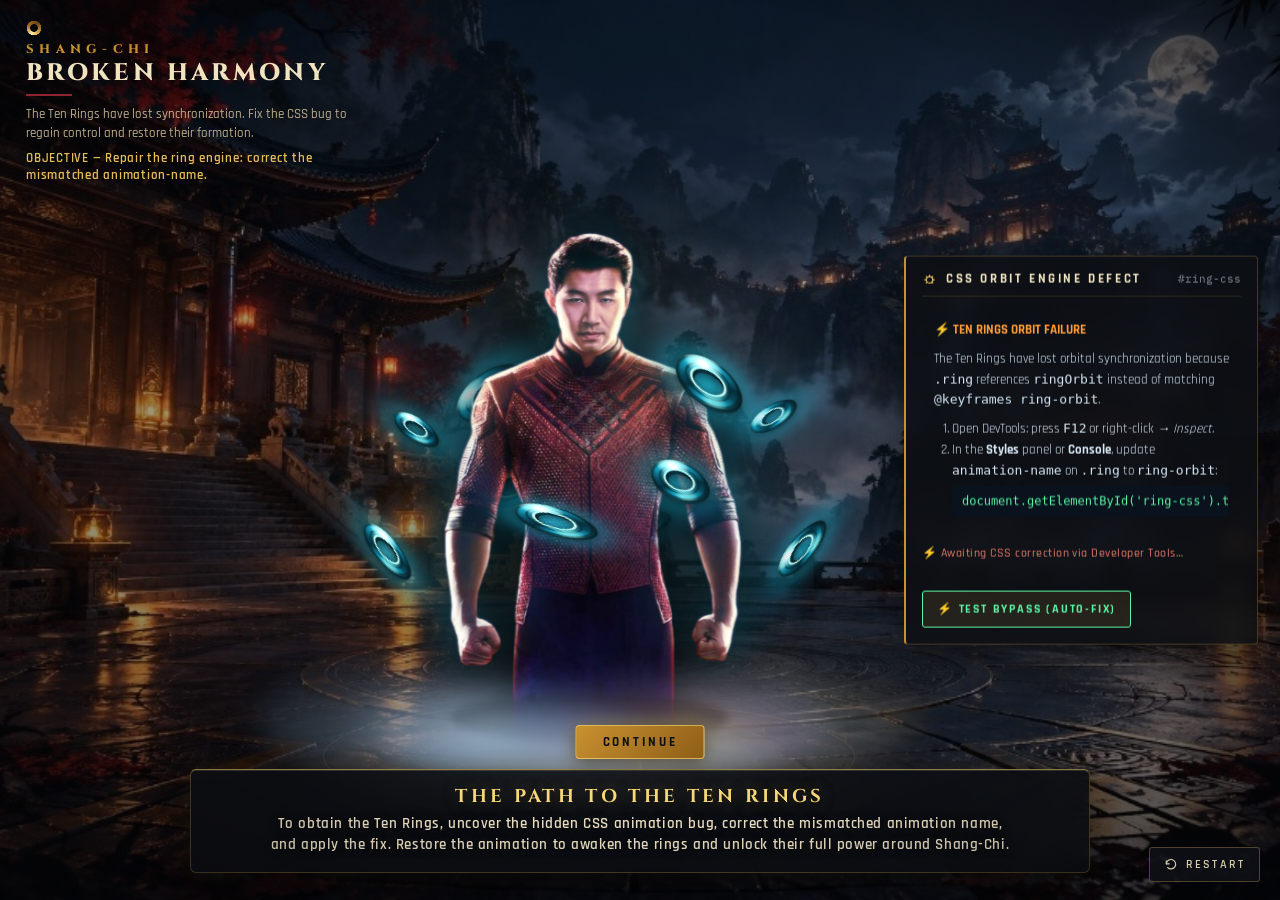
<file: sangchi/sangchi.html>
<!DOCTYPE html>
<html lang="en">

<head>
    <meta charset="UTF-8">
    <meta name="viewport" content="width=device-width, initial-scale=1.0">
    <title>SHANG-CHI — Broken Harmony</title>
    <link rel="icon" type="image/svg+xml" href="data:image/svg+xml,<svg xmlns='http://www.w3.org/2000/svg' viewBox='0 0 32 32'><circle cx='16' cy='16' r='13' fill='none' stroke='%23e9bd5a' stroke-width='3.5'/><circle cx='16' cy='16' r='7' fill='none' stroke='%23f7d878' stroke-width='2'/></svg>">

    <link rel="preconnect" href="https://fonts.googleapis.com">
    <link rel="preconnect" href="https://fonts.gstatic.com" crossorigin>
    <link
        href="https://fonts.googleapis.com/css2?family=Cinzel:wght@600;800&family=Rajdhani:wght@500;600;700&family=IBM+Plex+Mono:wght@400;500&display=swap"
        rel="stylesheet">

    <!-- ============ THE LIVE BUGGY STYLESHEET (this is the real game bug) ============ -->
    <style id="ring-css">
        /* ten-rings orbit engine — core */
        @keyframes ring-orbit {
            from {
                transform: rotate(0deg);
            }

            to {
                transform: rotate(360deg);
            }
        }

        .ring {
            animation: ringOrbit 2s linear infinite;
        }
    </style>

    <style>
        /* ================================================================
   SHANG-CHI: BROKEN HARMONY — main stylesheet
   ================================================================ */
        * {
            box-sizing: border-box;
            margin: 0;
            padding: 0;
        }

        [hidden] {
            display: none !important;
        }

        html,
        body {
            height: 100%;
            min-height: 100svh;
            overflow: hidden;
        }

        body {
            background-color: #07090d;
            background-image: 
                radial-gradient(ellipse at 50% 48%, rgba(7, 9, 13, 0.15) 0%, rgba(7, 9, 13, 0.45) 65%, rgba(4, 5, 8, 0.78) 100%),
                url('assets/shangchi_bg.jpg');
            background-size: cover;
            background-position: center center;
            background-repeat: no-repeat;
            background-attachment: fixed;
            color: #e8dcc0;
            font-family: 'Rajdhani', sans-serif;
            -webkit-user-select: none;
            user-select: none;
        }

        /* ---------------- stage & environment ---------------- */
        #stage {
            position: fixed;
            inset: 0;
            min-height: 100svh;
            overflow: hidden;
            background: transparent;
        }

        #vignette {
            position: fixed;
            inset: 0;
            z-index: 6;
            pointer-events: none;
            background: radial-gradient(92% 84% at 50% 46%, transparent 55%, rgba(4, 5, 8, .68) 100%);
        }

        #motes {
            position: fixed;
            inset: 0;
            z-index: 1;
            pointer-events: none;
        }

        #motes i {
            position: absolute;
            bottom: -8px;
            width: 3px;
            height: 3px;
            border-radius: 50%;
            background: #e9bd5a;
            filter: blur(.5px);
            animation: moteRise linear infinite;
        }

        @keyframes moteRise {
            0% {
                transform: translateY(0);
                opacity: 0;
            }

            12% {
                opacity: .4;
            }

            85% {
                opacity: .22;
            }

            100% {
                transform: translateY(-72vh);
                opacity: 0;
            }
        }

        #figure-wrap {
            position: absolute;
            left: 46%;
            top: 54%;
            width: 520px;
            height: 560px;
            z-index: 2;
        }

        .ambient {
            position: absolute;
            left: -60px;
            top: -95px;
            width: 640px;
            height: 640px;
            border-radius: 50%;
            z-index: 0;
            background: radial-gradient(closest-side, rgba(216, 166, 66, .17), rgba(216, 166, 66, .05) 46%, transparent 72%);
            opacity: .6;
            transition: opacity 2.2s;
        }

        body.final .ambient {
            opacity: 1;
        }

        .ground {
            position: absolute;
            left: 50%;
            border-radius: 50%;
            z-index: 1;
            pointer-events: none;
        }

        .g1 {
            width: 460px;
            height: 96px;
            top: 466px;
            transform: translateX(-50%);
            border: 1px solid rgba(233, 189, 90, .11);
        }

        .g2 {
            width: 320px;
            height: 64px;
            top: 476px;
            transform: translateX(-50%);
            border: 1px solid rgba(233, 189, 90, .06);
        }

        /* ---------------- ground cloud & mountain mist ---------------- */
        .ground-mist-back {
            position: absolute;
            left: 260px;
            top: 480px;
            width: 580px;
            height: 140px;
            transform: translate(-50%, -50%);
            border-radius: 50%;
            z-index: 4;
            pointer-events: none;
            background: 
                radial-gradient(ellipse at 45% 65%, rgba(185, 215, 245, 0.42) 0%, rgba(130, 175, 220, 0.24) 45%, transparent 75%),
                radial-gradient(ellipse at 60% 70%, rgba(245, 195, 110, 0.28) 0%, rgba(190, 140, 60, 0.12) 48%, transparent 72%);
            filter: blur(14px);
            animation: mistPulseBack 9s ease-in-out infinite alternate;
        }

        @keyframes mistPulseBack {
            0% { transform: translate(-50%, -50%) scale(0.96, 0.94); opacity: 0.85; }
            100% { transform: translate(-50%, -50%) scale(1.05, 1.08); opacity: 1; }
        }

        .ground-mist-front {
            position: absolute;
            left: 260px;
            top: 476px;
            width: 480px;
            height: 120px;
            transform: translate(-50%, -50%);
            z-index: 6;
            pointer-events: none;
            transition: filter 1s ease;
        }

        body.final .ground-mist-front {
            filter: drop-shadow(0 0 16px rgba(255, 195, 60, 0.45));
        }

        .mist-cloud {
            position: absolute;
            border-radius: 50%;
            pointer-events: none;
        }

        .mc-1 {
            left: 25px;
            bottom: 12px;
            width: 260px;
            height: 80px;
            background: radial-gradient(ellipse at 50% 65%, rgba(200, 225, 250, 0.58) 0%, rgba(145, 185, 225, 0.32) 46%, rgba(100, 140, 185, 0.1) 68%, transparent 80%);
            filter: blur(10px);
            animation: mistFloat1 7.5s ease-in-out infinite alternate;
        }

        .mc-2 {
            right: 20px;
            bottom: 8px;
            width: 290px;
            height: 88px;
            background: radial-gradient(ellipse at 50% 70%, rgba(250, 205, 120, 0.46) 0%, rgba(185, 150, 200, 0.28) 45%, rgba(120, 150, 190, 0.1) 68%, transparent 82%);
            filter: blur(12px);
            animation: mistFloat2 9s ease-in-out infinite alternate-reverse;
        }

        .mc-3 {
            left: 50%;
            transform: translateX(-50%);
            bottom: -4px;
            width: 360px;
            height: 64px;
            background: radial-gradient(ellipse at 50% 75%, rgba(215, 235, 255, 0.52) 0%, rgba(150, 190, 230, 0.28) 48%, transparent 75%);
            filter: blur(8px);
            animation: mistDrift 12s ease-in-out infinite alternate;
        }

        @keyframes mistFloat1 {
            0% { transform: translateY(0px) scale(1); opacity: 0.85; }
            100% { transform: translateY(-7px) scale(1.08, 1.05); opacity: 1; }
        }

        @keyframes mistFloat2 {
            0% { transform: translateY(0px) scale(1); opacity: 0.82; }
            100% { transform: translateY(-9px) scale(1.06, 1.04); opacity: 1; }
        }

        @keyframes mistDrift {
            0% { transform: translateX(-52%) scale(0.97); }
            100% { transform: translateX(-48%) scale(1.04); }
        }

        #hero {
            position: absolute;
            left: 260px;
            top: 255px;
            width: 324px;
            height: 486px;
            transform: translate(-50%, -50%);
            z-index: 5;
            pointer-events: none;
        }

        .hero-body-wrap {
            position: absolute;
            inset: 0;
            width: 100%;
            height: 100%;
            animation: heroBreathe 3.8s ease-in-out infinite;
            transform-origin: 50% 92%;
        }

        @keyframes heroBreathe {
            0%, 100% {
                transform: translateY(0px) scale(1);
            }
            50% {
                transform: translateY(-5px) scale(1.008, 1.012);
            }
        }

        .hero-layer {
            position: absolute;
            inset: 0;
            width: 100%;
            height: 100%;
            object-fit: contain;
            pointer-events: none;
            user-select: none;
        }

        #hero-img {
            filter: drop-shadow(0 16px 30px rgba(0, 0, 0, .82)) drop-shadow(0 2px 10px rgba(0, 0, 0, .6));
            transition: filter 0.8s ease;
        }

        #hero-shadow {
            position: absolute;
            left: 50%;
            bottom: -10px;
            top: auto;
            width: 280px;
            height: 56px;
            transform: translateX(-50%);
            object-fit: contain;
            z-index: 4;
            opacity: 0.75;
            animation: shadowPulse 3.8s ease-in-out infinite;
        }

        @keyframes shadowPulse {
            0%, 100% {
                transform: translateX(-50%) scale(1);
                opacity: 0.75;
            }
            50% {
                transform: translateX(-50%) scale(0.93);
                opacity: 0.58;
            }
        }

        .glow-layer {
            mix-blend-mode: screen;
            opacity: 0;
            transition: opacity 1.2s cubic-bezier(0.2, 0.8, 0.2, 1), filter 1.2s ease;
        }

        body.broken .glow-layer {
            opacity: 0.5;
            filter: hue-rotate(185deg) brightness(1.3) drop-shadow(0 0 14px rgba(40, 220, 250, 0.85));
            animation: chiFlicker 2.4s ease-in-out infinite;
        }

        body.fixed .glow-layer {
            opacity: 0.65;
            filter: brightness(1.25) drop-shadow(0 0 16px rgba(255, 190, 60, 0.85));
            animation: chiPulse 2.8s ease-in-out infinite;
        }

        body.final .glow-layer {
            opacity: 0.85;
            filter: brightness(1.4) drop-shadow(0 0 24px rgba(255, 210, 80, 0.95));
        }

        @keyframes chiFlicker {
            0%, 100% { opacity: 0.35; }
            50% { opacity: 0.65; }
        }

        @keyframes chiPulse {
            0%, 100% {
                opacity: 0.45;
                filter: brightness(1.1) drop-shadow(0 0 12px rgba(255, 190, 60, 0.6));
            }
            50% {
                opacity: 0.85;
                filter: brightness(1.35) drop-shadow(0 0 24px rgba(255, 220, 90, 0.95));
            }
        }

        .hero-body-wrap.blast {
            animation: heroBlast 0.45s ease-out;
        }

        @keyframes heroBlast {
            0% { transform: scale(0.96) translateY(4px); }
            40% { transform: scale(1.035) translateY(-7px); }
            100% { transform: scale(1) translateY(0); }
        }

        .glow-layer.flare {
            animation: glowFlare 0.55s ease-out;
        }

        @keyframes glowFlare {
            0% { opacity: 1; filter: brightness(2) drop-shadow(0 0 35px rgba(255, 220, 100, 1)); }
            100% { opacity: 0.85; filter: brightness(1.4) drop-shadow(0 0 24px rgba(255, 210, 80, 0.95)); }
        }

        #shock {
            position: absolute;
            left: 260px;
            top: 215px;
            width: 120px;
            height: 120px;
            margin: -60px 0 0 -60px;
            border: 2px solid rgba(247, 216, 120, .75);
            border-radius: 50%;
            opacity: 0;
            z-index: 7;
            pointer-events: none;
        }

        #shock.go {
            animation: shockw 1s cubic-bezier(.2, .7, .3, 1) forwards;
        }

        @keyframes shockw {
            0% {
                transform: scale(.4);
                opacity: .85;
            }

            100% {
                transform: scale(4.8);
                opacity: 0;
            }
        }

        /* ================================================================
   THE TEN RINGS — ten independent layered metallic objects
   ================================================================ */
        .arm-anchor {
            position: absolute;
            width: 0;
            height: 0;
        }

        .ring-unit {
            position: absolute;
            width: 0;
            height: 0;
            pointer-events: none;
            transition: transform 1.15s cubic-bezier(.3, .75, .25, 1);
            will-change: transform;
        }

        .ring-plane {
            position: absolute;
            width: 0;
            height: 0;
            transition: transform 1.15s cubic-bezier(.3, .75, .25, 1);
        }

        .ring-gather {
            position: absolute;
            width: 0;
            height: 0;
        }

        .ring {
            position: absolute;
            width: 0;
            height: 0;
            will-change: transform;
        }

        /* BROKEN state — orbit engine offline, emergency drift protocol */
        body.broken .ring {
            animation: none !important;
        }

        body.broken .ring-unit {
            animation: ring-chaos var(--bt) ease-in-out infinite;
            animation-delay: var(--bd);
        }

        /* FIXED state — the corrected live rule in #ring-css drives .ring;
   these rules only override per-ring duration / phase head-start */
        body:not(.broken) .ring {
            animation-duration: var(--t);
            animation-delay: var(--dl);
        }

        body.fixed .ring-gather {
            animation: ring-gather 1.25s cubic-bezier(.17, .8, .24, 1) both;
        }

        @keyframes ring-chaos {

            0%,
            100% {
                transform: translate(var(--cx), var(--cy)) rotate(var(--cr));
            }

            50% {
                transform: translate(calc(var(--cx) + var(--jx)), calc(var(--cy) + var(--jy))) rotate(calc(var(--cr) + var(--jr)));
            }
        }

        @keyframes ring-orbit {
            from {
                transform: rotate(calc(var(--ph)*1deg)) translateX(var(--orb-r)) rotate(calc(var(--ph)*-1deg));
            }

            to {
                transform: rotate(calc((var(--ph) + 360)*1deg)) translateX(var(--orb-r)) rotate(calc((var(--ph) + 360)*-1deg));
            }
        }

        @keyframes ring-gather {
            from {
                transform: rotate(calc(var(--ph)*1deg)) translateX(calc(var(--orb-r)*-1)) rotate(calc(var(--ph)*-1deg)) scale(.5);
                opacity: .3;
            }

            55% {
                opacity: 1;
            }

            to {
                transform: rotate(0deg) translateX(0px) rotate(0deg) scale(1);
                opacity: 1;
            }
        }

        /* --- torus construction: depth slab + spinning metal + fixed light --- */
        /* --- torus construction: depth slab + spinning metal + fixed light --- */
        .r-body {
            position: absolute;
            left: calc(var(--d) / -2);
            top: calc(var(--d) / -2);
            filter: brightness(1) drop-shadow(0 4px 7px rgba(0, 0, 0, .5)) drop-shadow(0 0 16px rgba(255, 195, 75, .65)) drop-shadow(0 0 32px rgba(255, 155, 35, .35));
            transition: filter 1.3s cubic-bezier(0.2, 0.8, 0.2, 1);
        }

        body.broken .r-body {
            filter: brightness(1.1) drop-shadow(0 3px 6px rgba(0, 0, 0, .55)) drop-shadow(0 0 18px rgba(35, 220, 250, .85)) drop-shadow(0 0 38px rgba(10, 160, 220, .45));
        }

        body.final .ring.projected .r-body {
            filter: brightness(1.3) drop-shadow(0 4px 10px rgba(0, 0, 0, .65)) drop-shadow(0 0 24px rgba(255, 225, 95, 1)) drop-shadow(0 0 48px rgba(255, 170, 40, .7)) !important;
        }

        .r-tilt {
            position: absolute;
            inset: 0;
        }

        .r-depth,
        .r-metal,
        .r-gloss {
            position: absolute;
            inset: 0;
            border-radius: 50%;
        }

        /* --- Aqua blue Wenwu shader layers (active when broken, dissolve on fix) --- */
        .r-depth::after,
        .r-metal::after,
        .r-gloss::after {
            content: '';
            position: absolute;
            inset: 0;
            border-radius: 50%;
            pointer-events: none;
            opacity: 0;
            transition: opacity 1.3s cubic-bezier(0.2, 0.8, 0.2, 1);
        }

        body.broken .r-depth::after,
        body.broken .r-metal::after,
        body.broken .r-gloss::after {
            opacity: 1;
        }

        .r-depth {
            transform: translate(2.6px, 3.4px);
            /* extruded thickness */
            background: conic-gradient(from 30deg, #170d02, #33200a 18%, #4d300d 40%, #201302 62%, #3a250b 82%, #170d02);
            -webkit-mask: radial-gradient(closest-side, transparent 0 41%, #000 44% 92%, transparent 95%);
            mask: radial-gradient(closest-side, transparent 0 41%, #000 44% 92%, transparent 95%);
        }

        .r-depth::after {
            background: conic-gradient(from 30deg, #01141c, #04222c 18%, #0a3a48 40%, #021a22 62%, #062f3a 82%, #01141c);
            -webkit-mask: radial-gradient(closest-side, transparent 0 41%, #000 44% 92%, transparent 95%);
            mask: radial-gradient(closest-side, transparent 0 41%, #000 44% 92%, transparent 95%);
        }

        .r-metal {
            will-change: transform;
            background:
                radial-gradient(closest-side, transparent 0 59%, rgba(56, 30, 4, .55) 62% 65%, transparent 68%),
                radial-gradient(closest-side, transparent 0 42%, rgba(255, 224, 150, .16) 46% 50%, transparent 56%),
                radial-gradient(closest-side, transparent 0 80%, rgba(43, 22, 3, .55) 87% 92%, transparent 96%),
                conic-gradient(from 210deg, #6b4413, #9a6620 8%, #d9a43a 18%, #f7d878 26%, #ffe9a8 31%, #e2b04a 39%, #a06a1c 49%, #6b4413 59%, #8a5a1a 67%, #c8912f 77%, #f2cd6e 85%, #d9a43a 91%, #6b4413);
            -webkit-mask: radial-gradient(closest-side, transparent 0 43%, #000 46% 91%, transparent 94%);
            mask: radial-gradient(closest-side, transparent 0 43%, #000 46% 91%, transparent 94%);
        }

        .r-metal::after {
            background:
                radial-gradient(closest-side, transparent 0 59%, rgba(3, 40, 52, .7) 62% 65%, transparent 68%),
                radial-gradient(closest-side, transparent 0 42%, rgba(130, 240, 255, .35) 46% 50%, transparent 56%),
                radial-gradient(closest-side, transparent 0 80%, rgba(2, 28, 38, .7) 87% 92%, transparent 96%),
                conic-gradient(from 210deg, #052a36, #094759 8%, #138fa9 18%, #3dd5ed 26%, #bbf7ff 31%, #1fafd0 39%, #0d677e 49%, #052a36 59%, #084252 67%, #169dbb 77%, #55e2f7 85%, #1593af 91%, #052a36);
            -webkit-mask: radial-gradient(closest-side, transparent 0 43%, #000 46% 91%, transparent 94%);
            mask: radial-gradient(closest-side, transparent 0 43%, #000 46% 91%, transparent 94%);
        }

        @keyframes sheen {
            from {
                transform: rotate(0deg);
            }

            to {
                transform: rotate(360deg);
            }
        }

        body.broken .r-metal {
            animation-duration: var(--bs) !important;
            animation-direction: var(--bsd) !important;
        }

        .r-gloss {
            background:
                radial-gradient(circle at 32% 24%, rgba(255, 252, 236, .95) 0 4%, rgba(255, 240, 190, .5) 13%, transparent 27%),
                radial-gradient(circle at 70% 78%, rgba(255, 190, 90, .42) 0 3%, transparent 18%),
                radial-gradient(closest-side, transparent 0 43.5%, rgba(255, 236, 170, .9) 46.5% 49%, rgba(122, 74, 12, .28) 53%, transparent 59%);
            -webkit-mask: radial-gradient(closest-side, transparent 0 43%, #000 46% 91%, transparent 94%);
            mask: radial-gradient(closest-side, transparent 0 43%, #000 46% 91%, transparent 94%);
        }

        .r-gloss::after {
            background:
                radial-gradient(circle at 32% 24%, rgba(235, 253, 255, .98) 0 4%, rgba(150, 240, 255, .7) 13%, transparent 27%),
                radial-gradient(circle at 70% 78%, rgba(55, 205, 245, .5) 0 3%, transparent 18%),
                radial-gradient(closest-side, transparent 0 43.5%, rgba(175, 245, 255, .95) 46.5% 49%, rgba(10, 80, 102, .4) 53%, transparent 59%);
            -webkit-mask: radial-gradient(closest-side, transparent 0 43%, #000 46% 91%, transparent 94%);
            mask: radial-gradient(closest-side, transparent 0 43%, #000 46% 91%, transparent 94%);
        }

        body.broken #motes i {
            background: rgba(80, 225, 255, .75) !important;
            box-shadow: 0 0 8px rgba(80, 225, 255, .95) !important;
        }

        .ring[data-g="outer"] .r-metal {
            filter: brightness(.9) saturate(.94);
        }

        .ring[data-g="inner"] .r-metal {
            filter: brightness(1.08);
        }

        /* group activation pulse */
        @keyframes gpulse {
            0% {
                transform: scale(1);
                filter: brightness(1) drop-shadow(0 4px 7px rgba(0, 0, 0, .5)) drop-shadow(0 0 14px rgba(255, 190, 80, .3));
            }

            30% {
                transform: scale(1.17);
                filter: brightness(1.6) drop-shadow(0 4px 7px rgba(0, 0, 0, .5)) drop-shadow(0 0 28px rgba(255, 208, 105, .9));
            }

            100% {
                transform: scale(1);
                filter: brightness(1) drop-shadow(0 4px 7px rgba(0, 0, 0, .5)) drop-shadow(0 0 14px rgba(255, 190, 80, .3));
            }
        }

        body.ga-outer .ring[data-g="outer"] .r-body,
        body.ga-middle .ring[data-g="middle"] .r-body,
        body.ga-inner .ring[data-g="inner"] .r-body {
            animation: gpulse .85s ease;
        }

        /* final synchronized breath */
        @keyframes rbreathe {

            0%,
            100% {
                transform: scale(1);
                filter: brightness(1.06) drop-shadow(0 4px 8px rgba(0, 0, 0, .5)) drop-shadow(0 0 20px rgba(255, 200, 95, .5));
            }

            50% {
                transform: scale(1.05);
                filter: brightness(1.22) drop-shadow(0 4px 8px rgba(0, 0, 0, .5)) drop-shadow(0 0 30px rgba(255, 208, 110, .75));
            }
        }

        body.final .r-body {
            animation: rbreathe 3.4s ease-in-out infinite;
        }

        /* ================================================================
           MOVIE-ACCURATE SOLID GOLDEN CYLINDRICAL FOREARM BRACERS & CHI AURA
           ================================================================ */
        .arm-chi-fire {
            position: absolute;
            width: 140px;
            height: 190px;
            transform: translate(-50%, -50%);
            pointer-events: none;
            z-index: 3;
            opacity: 0;
            transition: opacity 1.2s ease, filter 1.2s ease;
            border-radius: 50%;
            background: radial-gradient(ellipse at 50% 50%, rgba(255, 210, 80, 0.75) 0%, rgba(255, 140, 25, 0.5) 42%, rgba(210, 80, 10, 0.25) 65%, transparent 80%);
            filter: blur(10px);
        }

        body.broken .arm-chi-fire {
            opacity: 0.22;
            background: radial-gradient(ellipse at 50% 50%, rgba(40, 220, 255, 0.55) 0%, rgba(20, 140, 210, 0.3) 42%, transparent 75%);
            filter: blur(12px) drop-shadow(0 0 16px rgba(40, 220, 255, 0.65));
            animation: chiFlicker 2.4s ease-in-out infinite;
        }

        body.fixed .arm-chi-fire {
            opacity: 0.65;
            filter: blur(9px) drop-shadow(0 0 22px rgba(255, 180, 40, 0.85));
            animation: armChiPulse 2.8s ease-in-out infinite;
        }

        body.final .arm-chi-fire {
            opacity: 0.95;
            filter: blur(7px) drop-shadow(0 0 26px rgba(255, 195, 50, 0.95)) drop-shadow(0 0 52px rgba(255, 130, 20, 0.7));
            animation: armChiPulse 2.4s ease-in-out infinite;
        }

        @keyframes armChiPulse {
            0%, 100% {
                transform: translate(-50%, -50%) scale(1);
                opacity: 0.9;
            }
            50% {
                transform: translate(-50%, -50%) scale(1.08, 1.04);
                opacity: 1;
                filter: blur(6px) drop-shadow(0 0 34px rgba(255, 205, 55, 1)) drop-shadow(0 0 60px rgba(255, 140, 25, 0.85));
            }
        }

        .arm-chi-fire.flare {
            animation: armChiFlare 0.55s ease-out;
        }

        @keyframes armChiFlare {
            0% {
                opacity: 1;
                filter: blur(5px) drop-shadow(0 0 45px rgba(255, 230, 100, 1)) drop-shadow(0 0 80px rgba(255, 140, 20, 0.95));
                transform: translate(-50%, -50%) scale(1.22);
            }
            100% {
                opacity: 0.95;
                filter: blur(7px) drop-shadow(0 0 26px rgba(255, 195, 50, 0.95)) drop-shadow(0 0 52px rgba(255, 130, 20, 0.7));
                transform: translate(-50%, -50%) scale(1);
            }
        }

        /* Movie-accurate solid golden cylindrical bracers in final harmony */
        body.final .ring-unit {
            transition: transform 0.6s cubic-bezier(0.2, 0.8, 0.2, 1);
        }

        body.final .ring {
            border-radius: 3px / 5px;
            background: linear-gradient(90deg, 
                #3a1d02 0%, 
                #9e6610 8%, 
                #fed568 20%, 
                #fff8d4 28%, 
                #d79924 48%, 
                #7e4407 65%, 
                #fcdd82 82%, 
                #f6c95c 90%, 
                #3a1d02 100%);
            border-top: 1.2px solid #fff5cc;
            border-bottom: 1.8px solid #381b02;
            box-shadow: 
                inset 0 1px 2px rgba(255, 255, 255, 0.75),
                inset 0 -1.5px 3px rgba(0, 0, 0, 0.85),
                0 3px 6px rgba(0, 0, 0, 0.9);
            filter: drop-shadow(0 0 5px rgba(255, 205, 55, 0.95)) drop-shadow(0 0 14px rgba(255, 140, 20, 0.65));
            position: relative;
            overflow: visible;
        }

        body.final .r-body {
            width: 100% !important;
            height: 100% !important;
            margin: 0 !important;
            border-radius: 4px;
            display: flex;
            align-items: center;
            justify-content: center;
            animation: none !important;
        }

        body.final .r-tilt,
        body.final .r-depth,
        body.final .r-metal,
        body.final .r-gloss {
            display: none !important;
        }

        /* Concentric ancient circular medallion seal engraved into the center of each ring band */
        body.final .ring::before {
            content: "";
            position: absolute;
            left: 50%;
            top: 50%;
            transform: translate(-50%, -50%);
            width: 10px;
            height: 10px;
            border-radius: 50%;
            border: 1.2px solid rgba(70, 36, 4, 0.95);
            background: radial-gradient(circle, #fff3c4 24%, #824709 50%, #f7c756 75%);
            box-shadow: 
                0 0 0 1.2px rgba(255, 235, 150, 0.9),
                inset 0 0 0 1.2px rgba(255, 245, 190, 0.95),
                inset 0 0 1.8px rgba(40, 20, 2, 0.95);
            z-index: 2;
        }

        /* Relief circular engravings flanking the center medallion */
        body.final .ring::after {
            content: "";
            position: absolute;
            inset: 0;
            background: 
                radial-gradient(circle at calc(50% - 9px) 50%, #fff1b8 0, #824709 1.5px, #f7c756 2.6px, transparent 3px),
                radial-gradient(circle at calc(50% + 9px) 50%, #fff1b8 0, #824709 1.5px, #f7c756 2.6px, transparent 3px);
            pointer-events: none;
            z-index: 1;
        }

        /* ================================================================
   UI
   ================================================================ */
        #title-block {
            position: fixed;
            left: 26px;
            top: 20px;
            z-index: 20;
            max-width: 340px;
            pointer-events: none;
        }

        .t-sup {
            display: flex;
            align-items: center;
            gap: 10px;
        }

        #orn {
            position: relative;
            width: 16px;
            height: 16px;
        }

        #orn i {
            position: absolute;
            inset: 0;
            border-radius: 50%;
            background: conic-gradient(from 40deg, #6b4413, #e2b04a 30%, #ffe9a8 45%, #a06a1c 70%, #6b4413);
            -webkit-mask: radial-gradient(closest-side, transparent 0 45%, #000 50% 88%, transparent 94%);
            mask: radial-gradient(closest-side, transparent 0 45%, #000 50% 88%, transparent 94%);
        }

        #title-block #orn {
            animation: orn-spin 7s linear infinite;
        }

        body.broken #orn {
            animation: orn-chaos 1.15s ease-in-out infinite;
        }

        @keyframes orn-spin {
            to {
                transform: rotate(360deg);
            }
        }

        @keyframes orn-chaos {

            0%,
            100% {
                transform: rotate(14deg) translateX(1px);
            }

            30% {
                transform: rotate(-22deg);
            }

            55% {
                transform: rotate(30deg) translateY(-1px);
            }

            80% {
                transform: rotate(-8deg);
            }
        }

        #title-block h1 {
            margin: 7px 0 6px;
            font: 800 24px/1.12 'Cinzel', serif;
            color: #efe3c0;
            letter-spacing: .14em;
        }

        #title-block h1 em {
            display: block;
            font-style: normal;
            font-size: 12.5px;
            letter-spacing: .42em;
            color: #c8912f;
            margin-bottom: 3px;
        }

        #title-block h1::after {
            content: "";
            display: block;
            width: 46px;
            height: 2px;
            background: #8e2432;
            margin-top: 7px;
        }

        #mission {
            margin-top: 9px;
            font: 500 13px/1.45 'Rajdhani';
            color: #b9ab8a;
        }

        #objective {
            margin-top: 7px;
            font: 600 12.5px/1.4 'Rajdhani';
            letter-spacing: .06em;
            color: #e9bd5a;
        }

        /* panel */
        #panel {
            position: fixed;
            right: 22px;
            top: 50%;
            transform: translateY(-50%);
            z-index: 22;
            width: 354px;
        }

        #panel-box {
            background: rgba(13, 15, 20, .88);
            border: 1px solid rgba(233, 189, 90, .24);
            border-left: 2px solid #c8912f;
            border-radius: 4px;
            padding: 14px 16px 16px;
            backdrop-filter: blur(8px);
            box-shadow: 0 18px 50px rgba(0, 0, 0, .5);
        }

        #panel-box.shake {
            animation: pshake .4s ease;
        }

        @keyframes pshake {

            0%,
            100% {
                transform: translateX(0);
            }

            20% {
                transform: translateX(-7px);
            }

            40% {
                transform: translateX(6px);
            }

            60% {
                transform: translateX(-4px);
            }

            80% {
                transform: translateX(3px);
            }
        }

        .p-head {
            display: flex;
            align-items: center;
            gap: 9px;
            padding-bottom: 9px;
            margin-bottom: 11px;
            border-bottom: 1px solid rgba(233, 189, 90, .15);
        }

        .p-head svg {
            width: 15px;
            height: 15px;
            color: #e9bd5a;
            flex: none;
        }

        .p-head b {
            font: 700 13px 'Rajdhani';
            letter-spacing: .2em;
            color: #efe3c0;
        }

        .p-head .file {
            margin-left: auto;
            font: 400 10.5px 'IBM Plex Mono', monospace;
            color: #7d8590;
        }

        .p-head .pcount {
            margin-left: auto;
            font: 700 14px 'Rajdhani';
            color: #e9bd5a;
            letter-spacing: .1em;
        }

        .code {
            white-space: pre;
            font: 400 11.5px/1.62 'IBM Plex Mono', monospace;
            color: #aeb6c2;
            background: rgba(0, 0, 0, .28);
            padding: 10px 11px;
            border-radius: 3px;
            border: 1px solid rgba(255, 255, 255, .04);
            margin-bottom: 10px;
            overflow: hidden;
        }

        .c-kw {
            color: #e9bd5a;
        }

        .c-sel {
            color: #f0e2bd;
        }

        .c-fn {
            color: #d9a43a;
        }

        .c-num {
            color: #c98b6b;
        }

        .c-com {
            color: #5d6570;
        }

        #name-edit {
            font: inherit;
            background: rgba(142, 36, 50, .14);
            color: #f2b23c;
            border: 1px dashed rgba(233, 189, 90, .45);
            border-radius: 3px;
            padding: 0 3px;
            width: 10ch;
            text-align: center;
            outline: none;
        }

        #name-edit:focus {
            border-color: #f7d878;
            background: rgba(233, 189, 90, .1);
        }

        #name-edit:disabled {
            border-style: solid;
            border-color: rgba(140, 200, 150, .5);
            color: #9fd8a4;
            background: rgba(80, 160, 90, .08);
        }

        .p-status {
            font: 500 12px/1.5 'Rajdhani';
            letter-spacing: .04em;
            color: #b9ab8a;
            min-height: 36px;
            margin: 8px 0 10px;
        }

        .p-status.ok {
            color: #e9bd5a;
        }

        .p-status.err {
            color: #e07a6a;
        }

        .btnrow {
            display: flex;
            gap: 9px;
        }

        #apply-btn {
            flex: 1;
            background: #c8912f;
            color: #17110a;
            border: none;
            font: 700 13px 'Rajdhani';
            letter-spacing: .2em;
            padding: 10px;
            cursor: pointer;
            border-radius: 3px;
            transition: .15s;
        }

        #apply-btn:hover {
            background: #e9bd5a;
        }

        #apply-btn:disabled {
            background: #5a4a26;
            color: #2a2416;
            cursor: default;
        }

        #hint-btn {
            background: transparent;
            border: 1px solid rgba(233, 189, 90, .35);
            color: #c9b98e;
            font: 600 12px 'Rajdhani';
            letter-spacing: .14em;
            padding: 10px 14px;
            cursor: pointer;
            border-radius: 3px;
        }

        #hint-btn:hover {
            border-color: #e9bd5a;
            color: #f7d878;
        }

        #hint-btn:disabled {
            opacity: .35;
            cursor: default;
        }

        #bypass-btn {
            background: rgba(233, 189, 90, .1);
            border: 1px solid rgba(233, 189, 90, .38);
            color: #f7d878;
            font: 700 12px 'Rajdhani';
            letter-spacing: .15em;
            padding: 10px 14px;
            cursor: pointer;
            border-radius: 3px;
            transition: .15s;
        }

        #bypass-btn:hover {
            background: rgba(233, 189, 90, .24);
            border-color: #f7d878;
            color: #fff;
        }

        #bypass-btn:disabled {
            opacity: .35;
            cursor: default;
        }

        .pattern-skip-row {
            display: flex;
            justify-content: flex-end;
            margin-top: 8px;
        }

        #skip-pattern-btn {
            background: transparent;
            border: 1px dashed rgba(233, 189, 90, .32);
            color: #a89f8a;
            font: 600 11px 'Rajdhani';
            letter-spacing: .14em;
            padding: 5px 10px;
            cursor: pointer;
            border-radius: 3px;
            transition: .15s;
        }

        #skip-pattern-btn:hover {
            border-color: #e9bd5a;
            color: #e9bd5a;
            background: rgba(233, 189, 90, .08);
        }

        #skip-pattern-btn:disabled {
            opacity: .35;
            cursor: default;
        }

        #d-hint {
            margin-top: 9px;
            font: 500 11.5px/1.5 'Rajdhani';
            color: #c9a86a;
        }

        /* pattern challenge */
        #seqRow {
            display: flex;
            align-items: center;
            justify-content: center;
            gap: 7px;
            margin: 4px 0 12px;
            min-height: 30px;
            flex-wrap: wrap;
        }

        .tok {
            font: 700 12px 'Rajdhani';
            letter-spacing: .16em;
            color: #8d8672;
            border: 1px solid #33373f;
            padding: 5px 10px;
            border-radius: 3px;
            transition: .25s;
        }

        .tok.hit {
            color: #17110a;
            background: #e9bd5a;
            border-color: #f7d878;
            box-shadow: 0 0 14px rgba(233, 189, 90, .4);
        }

        .seq-arrow {
            width: 13px;
            height: 13px;
            color: #7d8590;
            flex: none;
        }

        .grp-btns {
            display: flex;
            gap: 8px;
        }

        .gbtn {
            flex: 1;
            display: flex;
            align-items: center;
            justify-content: center;
            gap: 7px;
            padding: 9px 4px;
            background: #15181f;
            border: 1px solid rgba(233, 189, 90, .3);
            color: #e6d9b8;
            font: 600 13px 'Rajdhani';
            letter-spacing: .12em;
            cursor: pointer;
            transition: .18s;
            border-radius: 3px;
        }

        .gbtn:hover:not(:disabled) {
            border-color: rgba(247, 216, 120, .75);
            background: #1a1e27;
            transform: translateY(-1px);
        }

        .gbtn:disabled {
            opacity: .35;
            cursor: default;
        }

        .gbtn .dot {
            width: 9px;
            height: 9px;
            border-radius: 50%;
            background: var(--dc);
            box-shadow: 0 0 8px var(--dc);
            flex: none;
        }

        .gbtn[data-g="outer"] {
            --dc: #c8912f;
        }

        .gbtn[data-g="middle"] {
            --dc: #e9bd5a;
        }

        .gbtn[data-g="inner"] {
            --dc: #f9e29a;
        }

        .gbtn kbd {
            font: 500 10px 'IBM Plex Mono', monospace;
            color: #8d8672;
            border: 1px solid #33373f;
            padding: 1px 4px;
            border-radius: 3px;
        }

        /* restart */
        #restart {
            position: fixed;
            right: 20px;
            bottom: 18px;
            z-index: 25;
            display: flex;
            gap: 8px;
            align-items: center;
            background: rgba(16, 18, 24, .8);
            border: 1px solid rgba(233, 189, 90, .3);
            color: #d9cba6;
            font: 600 12px 'Rajdhani';
            letter-spacing: .18em;
            padding: 9px 14px;
            cursor: pointer;
            border-radius: 3px;
            transition: .18s;
        }

        #restart:hover {
            border-color: rgba(247, 216, 120, .8);
            color: #f7d878;
        }

        #restart svg {
            width: 14px;
            height: 14px;
        }

        /* center flash */
        #flash {
            position: fixed;
            left: 50%;
            top: 38%;
            transform: translate(-50%, -50%);
            z-index: 40;
            pointer-events: none;
            opacity: 0;
            text-align: center;
        }

        #flash span {
            font: 800 clamp(21px, 4.4vw, 44px)/1.15 'Cinzel', serif;
            letter-spacing: .18em;
            color: #f7d878;
            text-shadow: 0 2px 24px rgba(0, 0, 0, .85), 0 0 46px rgba(214, 164, 64, .3);
            white-space: nowrap;
        }

        #flash.show {
            animation: flashIn 2.3s ease forwards;
        }

        @keyframes flashIn {
            0% {
                opacity: 0;
                transform: translate(-50%, -50%) scale(.92);
            }

            12% {
                opacity: 1;
                transform: translate(-50%, -50%) scale(1.01);
            }

            75% {
                opacity: 1;
            }

            100% {
                opacity: 0;
                transform: translate(-50%, -50%) scale(1.05);
            }
        }

        /* ---------------- mission description panel & continue button ---------------- */
        #mission-panel {
            position: absolute;
            left: 50%;
            bottom: calc(clamp(16px, 3vh, 36px) + env(safe-area-inset-bottom, 0px));
            transform: translate(-50%, 0);
            width: min(900px, calc(100% - 32px));
            z-index: 24;
            padding: clamp(12px, 1.8vw, 16px) clamp(16px, 2.8vw, 28px);
            background: rgba(13, 15, 20, 0.88);
            border: 1px solid rgba(233, 189, 90, 0.28);
            border-top: 1px solid rgba(247, 216, 120, 0.55);
            border-radius: 6px;
            backdrop-filter: blur(12px);
            -webkit-backdrop-filter: blur(12px);
            box-shadow: 0 16px 48px rgba(0, 0, 0, 0.65), 0 0 24px rgba(214, 164, 64, 0.12), inset 0 1px 0 rgba(255, 235, 175, 0.15);
            text-align: center;
            pointer-events: auto;
        }

        #mission-panel .mission-title {
            font: 700 clamp(15px, 1.8vw, 18.5px)/1.2 'Cinzel', serif;
            letter-spacing: 0.18em;
            color: #f7d878;
            text-shadow: 0 2px 14px rgba(0, 0, 0, 0.8), 0 0 16px rgba(233, 189, 90, 0.35);
            margin-bottom: 6px;
        }

        #mission-panel .mission-desc {
            font: 600 clamp(12.5px, 1.3vw, 14.5px)/1.45 'Rajdhani', sans-serif;
            letter-spacing: 0.04em;
            color: #e8dcc0;
            margin: 0 auto;
            max-width: 820px;
            text-wrap: balance;
            text-shadow: 0 1px 8px rgba(0, 0, 0, 0.7);
        }

        /* Entrance animation: smoothly descends into bottom-screen position */
        #mission-panel.panel-entering {
            animation: missionPanelDescend 0.75s cubic-bezier(0.16, 1, 0.3, 1) forwards;
        }

        @keyframes missionPanelDescend {
            0% {
                opacity: 0;
                transform: translate(-50%, -24px);
            }
            100% {
                opacity: 1;
                transform: translate(-50%, 0);
            }
        }

        /* Exit animation: smoothly continues downward while fading out */
        #mission-panel.panel-exiting {
            animation: missionPanelExit 0.5s cubic-bezier(0.4, 0, 0.2, 1) forwards;
        }

        @keyframes missionPanelExit {
            0% {
                opacity: 1;
                transform: translate(-50%, 0);
            }
            100% {
                opacity: 0;
                transform: translate(-50%, 28px);
            }
        }

        #continue-btn {
            position: absolute;
            left: 50%;
            transform: translateX(-50%);
            bottom: calc(clamp(16px, 3vh, 36px) + 98px + env(safe-area-inset-bottom, 0px));
            z-index: 25;
            background: linear-gradient(135deg, #c8912f 0%, #8e5e18 100%);
            border: 1px solid rgba(247, 216, 120, 0.65);
            border-radius: 4px;
            color: #0d0f14;
            font: 700 13px 'Rajdhani', sans-serif;
            letter-spacing: 0.22em;
            padding: 8px 26px;
            cursor: pointer;
            box-shadow: 0 4px 18px rgba(0, 0, 0, 0.5), 0 0 16px rgba(233, 189, 90, 0.3);
            transition: background 0.2s, transform 0.2s, box-shadow 0.2s, opacity 0.4s ease;
            animation: continueBtnDescend 0.75s cubic-bezier(0.16, 1, 0.3, 1) backwards;
            animation-delay: 0.12s;
        }

        @keyframes continueBtnDescend {
            0% {
                opacity: 0;
                transform: translate(-50%, -18px);
            }
            100% {
                opacity: 1;
                transform: translate(-50%, 0);
            }
        }

        #continue-btn:hover {
            background: linear-gradient(135deg, #f7d878 0%, #c8912f 100%);
            box-shadow: 0 6px 22px rgba(0, 0, 0, 0.65), 0 0 22px rgba(247, 216, 120, 0.6);
            transform: translateX(-50%) translateY(-2px);
        }

        #continue-btn:active {
            transform: translateX(-50%) translateY(0);
        }

        #continue-btn.btn-exiting {
            opacity: 0 !important;
            transform: translateX(-50%) translateY(20px) !important;
            pointer-events: none !important;
            transition: opacity 0.4s ease, transform 0.4s ease;
        }

        /* Reduced motion preference */
        @media (prefers-reduced-motion: reduce) {
            #mission-panel,
            #mission-panel.panel-entering,
            #mission-panel.panel-exiting,
            #continue-btn,
            #continue-btn.btn-exiting {
                animation: none !important;
                transition: none !important;
                transform: translate(-50%, 0) !important;
            }
        }

        @media (max-width: 1100px) {
            #restart {
                top: 18px;
                bottom: auto;
                right: 20px;
            }
        }

        @media (max-width:760px) {
            #figure-wrap {
                left: 50%;
                top: 41%;
            }

            #restart {
                top: 12px;
                bottom: auto;
                right: 12px;
                padding: 7px 11px;
                font-size: 11px;
            }

            body:not(.mission-dismissed) #panel {
                bottom: calc(clamp(16px, 3vh, 36px) + 160px + env(safe-area-inset-bottom, 0px));
                transition: bottom 0.4s ease;
            }

            body.mission-dismissed #panel {
                bottom: 10px;
                transition: bottom 0.4s ease;
            }

            #panel {
                left: 10px;
                right: 10px;
                top: auto;
                bottom: 10px;
                width: auto;
                transform: none;
            }

            #panel-box {
                max-height: 44vh;
                overflow: auto;
            }

            #title-block {
                left: 14px;
                top: 10px;
                max-width: calc(100vw - 120px);
            }

            #title-block h1 {
                font-size: 17px;
            }

            #mission {
                font-size: 11px;
                max-width: 56vw;
            }

            #objective {
                font-size: 11px;
                max-width: 56vw;
            }

            #mission-panel {
                padding: 10px 14px;
                width: calc(100% - 20px);
            }

            #mission-panel .mission-title {
                font-size: 14.5px;
                margin-bottom: 4px;
            }

            #mission-panel .mission-desc {
                font-size: 12px;
                line-height: 1.4;
            }
        }
    </style>
</head>

<body class="broken">

    <div id="stage">
        <div id="figure-wrap">
            <div class="ambient"></div>
            <div class="ground g1"></div>
            <div class="ground g2"></div>

            <!-- Ethereal mountain mist/cloud behind Shang-Chi -->
            <div class="ground-mist-back"></div>

            <!-- Shang-Chi — cinematic character sprite with chi energy overlays and dynamic breathing -->
            <div id="hero" class="hero-character">
                <img id="hero-shadow" class="hero-layer" src="assets/contact_shadow.png" alt="" />
                <div class="hero-body-wrap">
                    <img id="hero-img" class="hero-layer" src="assets/shangchi_base.png" alt="Shang-Chi" />
                    <img id="hero-glow" class="hero-layer glow-layer" src="assets/shangchi_glow.png" alt="" />
                </div>
            </div>

            <!-- Foreground ground cloud blanket concealing the legs/crop boundary -->
            <div class="ground-mist-front">
                <div class="mist-cloud mc-1"></div>
                <div class="mist-cloud mc-2"></div>
                <div class="mist-cloud mc-3"></div>
            </div>

            <!-- Radiant Arm Chi Fire Aura backplates directly behind each forearm -->
            <div class="arm-chi-fire" id="armChiL" style="left:155px; top:350px;"></div>
            <div class="arm-chi-fire" id="armChiR" style="left:373px; top:350px;"></div>

            <div class="arm-anchor" id="anchorL" style="left:155px; top:350px;"></div>
            <div class="arm-anchor" id="anchorR" style="left:373px; top:350px;"></div>
            <div id="shock"></div>
        </div>

        <!-- Cinematic Mission Description Panel -->
        <section id="mission-panel" class="mission-panel panel-entering" aria-label="Mission Briefing">
            <h2 class="mission-title">THE PATH TO THE TEN RINGS</h2>
            <p class="mission-desc">To obtain the Ten Rings, uncover the hidden CSS animation bug, correct the mismatched animation name, and apply the fix. Restore the animation to awaken the rings and unlock their full power around Shang-Chi.</p>
        </section>

        <!-- Continue Button -->
        <button id="continue-btn" type="button" class="continue-btn" aria-label="Continue to game" data-action="continue">CONTINUE</button>
    </div>

    <div id="motes"></div>
    <div id="vignette"></div>

    <header id="title-block">
        <div class="t-sup">
            <div id="orn"><i></i></div>
        </div>
        <h1><em>SHANG-CHI</em>BROKEN HARMONY</h1>
        <p id="mission">The Ten Rings have lost synchronization. Fix the CSS bug to regain control and restore their
            formation.</p>
        <p id="objective">OBJECTIVE — Repair the ring engine: correct the mismatched animation-name.</p>
    </header>

    <section id="panel">
        <div id="panel-box">

            <div id="debug-mode">
                <div class="p-head">
                    <svg viewBox="0 0 24 24" fill="none" stroke="currentColor" stroke-width="1.8"
                        stroke-linecap="round">
                        <circle cx="12" cy="13" r="5.2" />
                        <path
                            d="M12 7.8V5.5M8.5 9.5 6.8 7.8M15.5 9.5l1.7-1.7M6.8 13H4.4M19.6 13h-2.4M8.5 16.5l-1.7 1.7M15.5 16.5l1.7 1.7" />
                    </svg>
                    <b>CSS ORBIT ENGINE DEFECT</b><span class="file">#ring-css</span>
                </div>
                <div style="padding:12px; font-size:13px; color:#d6e6f4; line-height:1.6;">
                    <p style="margin:0 0 8px 0; color:#ff9d3c; font-weight:bold;">⚡ TEN RINGS ORBIT FAILURE</p>
                    <p style="margin:0 0 8px 0;">The Ten Rings have lost orbital synchronization because <code>.ring</code> references <code>ringOrbit</code> instead of matching <code>@keyframes ring-orbit</code>.</p>
                    <ol style="margin:0 0 8px 0; padding-left:18px; line-height:1.6;">
                        <li>Open DevTools: press <kbd>F12</kbd> or right-click &rarr; <em>Inspect</em>.</li>
                        <li>In the <strong>Styles</strong> panel or <strong>Console</strong>, update <code>animation-name</code> on <code>.ring</code> to <code>ring-orbit</code>:
                            <pre style="background:#09121d; padding:6px 10px; border-radius:4px; color:#5cf5a6; font-size:12px; margin-top:4px; overflow-x:auto;">document.getElementById('ring-css').textContent = document.getElementById('ring-css').textContent.replace('ringOrbit', 'ring-orbit');</pre>
                        </li>
                    </ol>
                </div>
                <div id="d-status" class="p-status err">⚡ Awaiting CSS correction via Developer Tools…</div>
                <div class="btnrow" style="margin-top:10px;">
                    <button id="bypass-btn" type="button" style="border-color:#5cf5a6; color:#5cf5a6;">⚡ TEST BYPASS (AUTO-FIX)</button>
                </div>
            </div>

            <div id="pattern-mode" hidden>
                <div class="p-head">
                    <svg viewBox="0 0 24 24" fill="none" stroke="currentColor" stroke-width="1.8">
                        <circle cx="12" cy="12" r="8.5" />
                        <circle cx="12" cy="12" r="4.5" />
                        <circle cx="12" cy="12" r="1.1" fill="currentColor" stroke="none" />
                    </svg>
                    <b>RESTORE THE TEN RINGS</b><span class="pcount" id="pcount">— 0/3</span>
                </div>
                <div id="seqRow"></div>
                <div class="grp-btns">
                    <button class="gbtn" data-g="outer" type="button"><i class="dot"></i>OUTER<kbd>1</kbd></button>
                    <button class="gbtn" data-g="middle" type="button"><i class="dot"></i>MIDDLE<kbd>2</kbd></button>
                    <button class="gbtn" data-g="inner" type="button"><i class="dot"></i>INNER<kbd>3</kbd></button>
                </div>
                <div id="p-status" class="p-status"></div>
                <div class="pattern-skip-row">
                    <button id="skip-pattern-btn" type="button">SKIP STAGE</button>
                </div>
            </div>

        </div>
    </section>

    <button id="restart" type="button" aria-label="Restart game">
        <svg viewBox="0 0 24 24" fill="none" stroke="currentColor" stroke-width="2" stroke-linecap="round"
            stroke-linejoin="round">
            <path d="M4 10a8 8 0 1 1 2.3 6.3" />
            <path d="M4 5v5h5" />
        </svg>
        RESTART
    </button>

    <div id="flash"><span id="flash-text"></span></div>

    <script>
        'use strict';
        const $ = s => document.querySelector(s);
        const $$ = s => [...document.querySelectorAll(s)];
        const body = document.body;

        /* ---------------- synthesized audio (no assets) ---------------- */
        let AC = null;
        function audio() {
            try {
                if (!AC) AC = new (window.AudioContext || window.webkitAudioContext)();
                if (AC.state === 'suspended') AC.resume();
            } catch (e) { AC = null; } return AC;
        }
        function tone(f0, f1, dur, type, vol, when) {
            const a = audio(); if (!a) return; when = when || 0;
            const t = a.currentTime + when, o = a.createOscillator(), g = a.createGain();
            o.type = type || 'sine'; o.frequency.setValueAtTime(f0, t);
            if (f1 && f1 !== f0) o.frequency.exponentialRampToValueAtTime(f1, t + dur);
            g.gain.setValueAtTime(.0001, t);
            g.gain.exponentialRampToValueAtTime(vol || .05, t + .02);
            g.gain.exponentialRampToValueAtTime(.0001, t + dur);
            o.connect(g); g.connect(a.destination); o.start(t); o.stop(t + dur + .06);
        }
        const sfx = {
            ping(g) {
                const f = { outer: 520, middle: 742, inner: 1058 }[g] || 600;
                tone(f, f * .985, .34, 'sine', .05); tone(f * 2.02, f * 2.01, .16, 'sine', .018);
            },
            err() { tone(150, 88, .26, 'sawtooth', .03); },
            fix() { [523, 659, 784, 1047].forEach((f, i) => tone(f, f, .5, 'sine', .045, i * .085)); },
            stage() { tone(659, 659, .4, 'sine', .05); tone(988, 988, .55, 'sine', .038, .12); },
            gong() { tone(131, 127, 2.8, 'sine', .09); tone(197, 193, 2.3, 'sine', .05, .03); tone(262, 258, 1.9, 'triangle', .028, .05); }
        };
        document.addEventListener('pointerdown', () => audio());

        /* ---------------- the ten rings: per-ring configuration ----------------
           Each ring: own orbit radius, period, phase, plane squash, plane angle,
           size, tilt, sheen speed/direction, group tag, scatter spot.           */
        const FIST = { L: { x: 155, y: 350 }, R: { x: 373, y: 350 } };
        const CFG = [
            { a: 'L', g: 'inner', d: 46, r: 32, ph: 15, t: 3.8, dl: -1.2, sq: .44, rho: -6, tilt: 10, spin: 7.5, sd: 1 },
            { a: 'L', g: 'middle', d: 56, r: 52, ph: 95, t: 5.4, dl: -3.1, sq: .60, rho: 4, tilt: -8, spin: 9.2, sd: -1 },
            { a: 'L', g: 'middle', d: 62, r: 70, ph: 200, t: 7.1, dl: -5.4, sq: .36, rho: -14, tilt: 20, spin: 11, sd: 1 },
            { a: 'L', g: 'outer', d: 70, r: 88, ph: 285, t: 8.9, dl: -2.2, sq: .54, rho: 12, tilt: -12, spin: 8.4, sd: -1 },
            { a: 'L', g: 'outer', d: 78, r: 104, ph: 345, t: 11.5, dl: -7.7, sq: .32, rho: -4, tilt: 6, spin: 12.5, sd: 1 },
            { a: 'R', g: 'inner', d: 46, r: 32, ph: 140, t: 3.8, dl: -2.6, sq: .44, rho: 6, tilt: -10, spin: 8.1, sd: -1 },
            { a: 'R', g: 'middle', d: 56, r: 52, ph: 230, t: 5.4, dl: -0.4, sq: .60, rho: -4, tilt: 8, spin: 10, sd: 1 },
            { a: 'R', g: 'middle', d: 62, r: 70, ph: 20, t: 7.1, dl: -4.3, sq: .36, rho: 14, tilt: -20, spin: 9.6, sd: -1 },
            { a: 'R', g: 'outer', d: 70, r: 88, ph: 105, t: 8.9, dl: -6.1, sq: .54, rho: -12, tilt: 12, spin: 11.8, sd: 1 },
            { a: 'R', g: 'outer', d: 78, r: 104, ph: 165, t: 11.5, dl: -3.5, sq: .32, rho: 4, tilt: -6, spin: 8.8, sd: -1 },
        ];
        const SCAT = [ /* broken-state scatter offsets from each arm anchor */
            { x: -45, y: -120, rot: 38 }, { x: 38, y: -70, rot: -30 }, { x: -70, y: -15, rot: 64 },
            { x: 18, y: -150, rot: -52 }, { x: 75, y: -40, rot: 20 }, { x: 45, y: -130, rot: -40 },
            { x: -35, y: -75, rot: 28 }, { x: 70, y: -15, rot: -66 }, { x: -10, y: -160, rot: 48 },
            { x: -80, y: -35, rot: -18 },
        ];
        const BZ = [6, 4, 6, 4, 6, 4, 6, 4, 6, 4];
        const FR = { inner: 68, middle: 96, outer: 126 };   /* final halo radii */
        const FSQ = { inner: .50, middle: .55, outer: .60 }; /* final plane squash */

        const rings = [];
        function buildRings() {
            const anch = { L: $('#anchorL'), R: $('#anchorR') };
            CFG.forEach((c, i) => {
                const u = document.createElement('div'); u.className = 'ring-unit';
                const p = document.createElement('div'); p.className = 'ring-plane';
                const gth = document.createElement('div'); gth.className = 'ring-gather';
                const rg = document.createElement('div'); rg.className = 'ring';
                const b = document.createElement('div'); b.className = 'r-body';
                const t = document.createElement('div'); t.className = 'r-tilt';
                const dp = document.createElement('div'); dp.className = 'r-depth';
                const mt = document.createElement('div'); mt.className = 'r-metal';
                const gl = document.createElement('div'); gl.className = 'r-gloss';
                t.append(dp, mt, gl); b.append(t); rg.append(b); gth.append(rg); p.append(gth); u.append(p);
                anch[c.a].append(u);
                u.dataset.g = c.g; u.dataset.i = i;
                b.style.cssText = `--d:${c.d}px;width:${c.d}px;height:${c.d}px;`;
                mt.style.animation = `sheen ${c.spin}s linear infinite`;
                mt.style.animationDirection = c.sd > 0 ? 'normal' : 'reverse';
                rings.push({
                    cfg: c, i, unit: u, plane: p, ring: rg,
                    ax: FIST[c.a].x, ay: FIST[c.a].y, idx: i % 5,
                    ph: c.ph, t: c.t, dl: c.dl,
                    fa: (c.a === 'L' ? 165 : 345) + (i % 5) * 36,
                    fr: FR[c.g], fsq: FSQ[c.g],
                    rhoF: (c.a === 'L' ? 165 : 345) + (i % 5) * 36 + 90 + ((i % 2) ? 8 : -8)
                });
            });
        }

        /* broken-state scatter + all per-ring CSS variables */
        function resetWorld() {
            rings.forEach((r, i) => {
                const c = r.cfg, s = SCAT[i];
                const jx = 10 + (i * 37) % 20, jy = -(8 + (i * 23) % 18), jr = 8 + (i * 13) % 14;
                const bt = 1.7 + ((i * 29) % 22) / 10, bd = -((i * 53) % 30) / 10;
                const bs = 2.2 + ((i * 17) % 30) / 10, bsd = i % 2 ? 'reverse' : 'normal';
                r.ph = c.ph; r.t = c.t; r.dl = c.dl;
                r.unit.style.transition = 'none'; r.plane.style.transition = 'none';
                r.unit.style.cssText =
                    `--ph:${c.ph};--orb-r:${c.r}px;--t:${c.t}s;--dl:${c.dl}s;--rho:${c.rho}deg;` +
                    `--cx:${s.x}px;--cy:${s.y}px;--cr:${c.rho + s.rot}deg;` +
                    `--jx:${jx}px;--jy:${jy}px;--jr:${jr}deg;` +
                    `--bt:${bt}s;--bd:${bd}s;--bs:${bs}s;--bsd:${bsd};` +
                    `z-index:${BZ[i]};transform:translate(${s.x}px,${s.y}px) rotate(${c.rho + s.rot}deg);`;
                r.plane.style.transform = `scaleY(${c.sq})`;
                r.ring.style.animation = '';
            });
            void $('#stage').offsetWidth;
            rings.forEach(r => { r.unit.style.transition = ''; r.plane.style.transition = ''; });
        }

        /* ---------------- formations (morphed smoothly via slot transitions) ---------------- */
        function stageTransform(r, k) {
            const m = r.cfg.a === 'R' ? -1 : 1;
            const lad = [0, 16, 32, 48, 62][r.idx];
            const dx = m * .14 * lad, dy = -.99 * lad, rho = r.cfg.rho;
            if (k === 0) return `rotate(${rho}deg) translate(${dx}px,${dy}px)`;
            if (k === 1) return `rotate(${rho + m * 5}deg) translate(${dx * 1.6}px,${dy * 1.6 - 24}px)`;
            if (k === 2) return `rotate(${rho + m * 10}deg) translate(${dx * 2.2 + m * 10}px,${dy * 2.2 - 50}px) scale(1.05)`;
            const a = r.fa * Math.PI / 180; /* final: two interlocking halos around the chest */
            const cx = 260 + Math.cos(a) * r.fr - r.ax;
            const cy = 215 + Math.sin(a) * r.fr - r.ay;
            return `rotate(${r.rhoF}deg) translate(${cx.toFixed(1)}px,${cy.toFixed(1)}px) scale(1.03)`;
        }
        function stageSq(r, k) {
            if (k === 3) return r.fsq;
            return [1, 1.12, .85][k] * r.cfg.sq;
        }
        function applyFormation(k) {
            rings.forEach(r => {
                r.unit.style.transform = stageTransform(r, k);
                r.plane.style.transform = `scaleY(${stageSq(r, k).toFixed(3)})`;
            });
        }

        /* ---------------- depth-aware layering: rings dip behind the body ---------------- */
        let fixedAt = 0, lastZ = 0;
        function zTick() {
            requestAnimationFrame(zTick);
            if (!body.classList.contains('fixed') || phase === 'final') return;
            const now = performance.now(); if (now - lastZ < 60) return; lastZ = now;
            const el = (now - fixedAt) / 1000;
            for (const r of rings) {
                const p = ((el - r.dl) / r.t) % 1;
                const A = (r.ph + 360 * p) * Math.PI / 180;
                r.unit.style.zIndex = Math.sin(A) > 0 ? 6 : 4; /* lower arc = in front of Shang-Chi */
            }
        }

        /* ---------------- state machine ---------------- */
        const MISSION = 'The Ten Rings have lost synchronization. Fix the CSS bug to regain control and restore their formation.';
        const BUGGY_CSS = `/* ten-rings orbit engine — core */
@keyframes ring-orbit {
  from { transform: rotate(0deg); }
  to   { transform: rotate(360deg); }
}
.ring {
  animation: ringOrbit 2s linear infinite;
}`;
        const GNAME = { outer: 'OUTER', middle: 'MIDDLE', inner: 'INNER' };
        const SEQS = [['outer', 'middle', 'inner'], null, null];
        let phase = 'debug', stageIdx = 0, attempt = [], locked = false, fails = 0;
        let gaTimer = 0, fixTimer = 0;

        const nameIn = $('#name-edit'), dStatus = $('#d-status'), dHint = $('#d-hint');

        function setStatus(el, txt, ok) { el.textContent = txt; el.className = 'p-status ' + (ok ? 'ok' : 'err'); }
        function setPStatus(txt, ok) { const el = $('#p-status'); el.textContent = txt; el.className = 'p-status ' + (ok ? 'ok' : ''); }
        function shakePanel() { const b = $('#panel-box'); b.classList.remove('shake'); void b.offsetWidth; b.classList.add('shake'); }
        function shock() { const s = $('#shock'); s.classList.remove('go'); void s.offsetWidth; s.classList.add('go'); }
        function flash(txt) { $('#flash-text').textContent = txt; const f = $('#flash'); f.classList.remove('show'); void f.offsetWidth; f.classList.add('show'); }

        /* ---------------- CSS debugging challenge ---------------- */
        let shangchiPoll = null;
        function startShangchiPoll() {
            if (shangchiPoll) clearInterval(shangchiPoll);
            console.log('%cTEN RINGS CSS BUG: @keyframes "ring-orbit" does not match animation: ringOrbit on .ring! Fix in DevTools via:\n  document.getElementById("ring-css").textContent = document.getElementById("ring-css").textContent.replace("ringOrbit", "ring-orbit");', 'color:#ff9d3c; font-weight:bold;');
            shangchiPoll = setInterval(() => {
                if (phase !== 'debug') return;
                const ringEl = document.querySelector('.ring');
                const animName = ringEl ? getComputedStyle(ringEl).animationName : '';
                const styleText = $('#ring-css')?.textContent || '';
                if (animName === 'ring-orbit' || (styleText && /animation\s*:\s*ring-orbit\b/i.test(styleText))) {
                    if (shangchiPoll) { clearInterval(shangchiPoll); shangchiPoll = null; }
                    succeedFix();
                }
            }, 200);
        }
        function bypassCode() {
            if (phase !== 'debug') return;
            if (shangchiPoll) { clearInterval(shangchiPoll); shangchiPoll = null; }
            $('#ring-css').textContent = BUGGY_CSS.replace('ringOrbit', 'ring-orbit');
            const b = $('#bypass-btn'); if (b) b.disabled = true;
            succeedFix();
        }
        function skipPattern() {
            if (phase !== 'pattern' || locked) return;
            stageIdx = 3;
            updateCount();
            goFinal();
        }
        function succeedFix() {
            phase = 'transition'; locked = true;
            dismissMissionPanel();
            setStatus(dStatus, '\u2713 BUG FIXED \u2014 TEN RINGS UNLOCKED', true);
            /* 1. freeze the chaos exactly where each ring is right now (no jump) */
            rings.forEach(r => {
                const m = getComputedStyle(r.unit).transform;
                r.unit.style.transition = 'none';
                r.unit.style.transform = (m && m !== 'none') ? m : 'translate(0px,0px)';
            });
            void $('#stage').offsetWidth;
            /* 2. swap the world to the synchronized engine */
            body.classList.remove('broken'); body.classList.add('fixed');
            fixedAt = performance.now();
            rings.forEach(r => { r.unit.style.transition = ''; });
            applyFormation(0);
            /* 3. fanfare */
            shock(); flash('BUG FIXED \u2014 TEN RINGS UNLOCKED'); sfx.fix();
            $('#objective').textContent = 'OBJECTIVE \u2014 Echo each sequence to restore the halos. Buttons or keys 1 / 2 / 3.';
            fixTimer = setTimeout(() => {
                $('#debug-mode').hidden = true; $('#pattern-mode').hidden = false;
                stageIdx = 0; attempt = []; renderSeq(); updateCount();
                setPStatus('Watch the target \u2014 then echo it in order.');
                phase = 'pattern'; locked = false;
            }, 1700);
        }

        /* ---------------- ring-pattern challenges ---------------- */
        function genSeq(n, start) {
            const G = ['outer', 'middle', 'inner'], s = [start];
            while (s.length < n) {
                let g; do { g = G[(Math.random() * 3) | 0]; } while (g === s[s.length - 1]);
                s.push(g);
            }
            return s;
        }
        function renderSeq() {
            const row = $('#seqRow'); row.innerHTML = '';
            SEQS[stageIdx].forEach((g, i) => {
                if (i) row.insertAdjacentHTML('beforeend',
                    '<svg class="seq-arrow" viewBox="0 0 24 24"><path d="M9 5l7 7-7 7" fill="none" stroke="currentColor" stroke-width="2.4" stroke-linecap="round" stroke-linejoin="round"/></svg>');
                const t = document.createElement('span');
                t.className = 'tok'; t.dataset.g = g; t.textContent = GNAME[g];
                row.append(t);
            });
        }
        function updateCount() { $('#pcount').textContent = '\u2014 ' + stageIdx + '/3'; }

        function onGroup(g) {
            if (phase !== 'pattern' || locked) return;
            body.classList.remove('ga-outer', 'ga-middle', 'ga-inner'); void body.offsetWidth;
            body.classList.add('ga-' + g);
            clearTimeout(gaTimer);
            gaTimer = setTimeout(() => body.classList.remove('ga-outer', 'ga-middle', 'ga-inner'), 900);
            sfx.ping(g);
            const seq = SEQS[stageIdx];
            if (seq[attempt.length] === g) {
                attempt.push(g);
                const tok = $$('#seqRow .tok')[attempt.length - 1]; if (tok) tok.classList.add('hit');
                if (attempt.length === seq.length) { stageComplete(); }
                else setPStatus(`${GNAME[g]} acknowledged \u2014 ${seq.length - attempt.length} to go.`);
            } else {
                attempt = []; /* only the current attempt resets, never overall progress */
                $$('#seqRow .tok').forEach(t => t.classList.remove('hit'));
                setPStatus('Sequence broken \u2014 attempt reset. Echo again from the start.');
                shakePanel(); sfx.err();
            }
        }
        function stageComplete() {
            locked = true; stageIdx++; updateCount();
            if (stageIdx >= 3) { goFinal(); return; }
            applyFormation(stageIdx); /* the actual formation visibly changes */
            setPStatus(`${GNAME[SEQS[stageIdx - 1][0]]} HALO RESTORED \u2014 ${stageIdx}/3`);
            shock(); sfx.stage();
            setTimeout(() => {
                SEQS[stageIdx] = genSeq(stageIdx === 1 ? 3 : 4, stageIdx === 1 ? 'middle' : 'inner');
                attempt = []; renderSeq();
                setPStatus('Halo stabilized \u2014 next sequence ready.');
                locked = false;
            }, 1500);
        }
        /* ---------------- final stage: 5 Left / 5 Right Hand Placement & User Hover Controls ---------------- */
        let blastPulse = 0;
        let finalRAF = 0;

        function finalTick() {
            if (phase !== 'final') return;
            finalRAF = requestAnimationFrame(finalTick);

            blastPulse *= 0.88;

            // Movie-Accurate calibrated forearm splines: reduced 12-14% for tailored fit, spanning wrist to elbow
            const leftArmSpline = [
                { x: -2.2, y:  44.0, rot: -6.5, w: 33.0, h: 14.4 }, // Ring 0 (Wrist base)
                { x: -3.0, y:  22.0, rot: -6.2, w: 36.5, h: 14.8 }, // Ring 1
                { x: -1.0, y:   0.0, rot: -5.8, w: 40.0, h: 15.2 }, // Ring 2 (Mid-forearm)
                { x:  0.6, y: -22.0, rot: -5.3, w: 43.5, h: 15.6 }, // Ring 3
                { x:  4.1, y: -44.0, rot: -4.8, w: 47.0, h: 16.0 }  // Ring 4 (Upper forearm near elbow)
            ];

            const rightArmSpline = [
                { x: -1.8, y:  44.0, rot:  6.5, w: 33.0, h: 14.4 }, // Ring 0 (Wrist base)
                { x:  3.3, y:  22.0, rot:  6.2, w: 36.5, h: 14.8 }, // Ring 1
                { x:  1.4, y:   0.0, rot:  5.8, w: 40.0, h: 15.2 }, // Ring 2 (Mid-forearm)
                { x: -1.8, y: -22.0, rot:  5.3, w: 43.5, h: 15.6 }, // Ring 3
                { x: -6.2, y: -44.0, rot:  4.8, w: 47.0, h: 16.0 }  // Ring 4 (Upper forearm near elbow)
            ];

            rings.forEach(r => {
                const isLeft = r.cfg.a === 'L';
                const k = r.i % 5;
                const spline = isLeft ? leftArmSpline[k] : rightArmSpline[k];
                const x = spline.x;
                const y = spline.y;
                const rot = spline.rot;
                const w = spline.w * (1 + blastPulse * 0.08);
                const h = spline.h * (1 + blastPulse * 0.08);

                r.unit.style.transform = `translate(${x.toFixed(1)}px,${y.toFixed(1)}px) rotate(${rot.toFixed(1)}deg)`;
                r.plane.style.transform = 'none';
                r.unit.style.zIndex = 12 - k;
                r.ring.style.width = `${w.toFixed(1)}px`;
                r.ring.style.height = `${h.toFixed(1)}px`;
                r.ring.style.margin = `${(-h / 2).toFixed(1)}px 0 0 ${(-w / 2).toFixed(1)}px`;
            });
        }

        function goFinal() {
            phase = 'converge';
            locked = true;
            cancelAnimationFrame(finalRAF);

            // Staged gathering audio charge sweep
            [440, 554, 659, 831, 988].forEach((f, i) => tone(f, f * 1.15, 0.35, 'sine', 0.04, i * 0.09));
            flash('GATHERING THE TEN RINGS');

            // Movie-Accurate calibrated forearm splines: reduced 12-14%
            const leftArmSpline = [
                { x: -2.2, y:  44.0, rot: -6.5, w: 33.0, h: 14.4 },
                { x: -3.0, y:  22.0, rot: -6.2, w: 36.5, h: 14.8 },
                { x: -1.0, y:   0.0, rot: -5.8, w: 40.0, h: 15.2 },
                { x:  0.6, y: -22.0, rot: -5.3, w: 43.5, h: 15.6 },
                { x:  4.1, y: -44.0, rot: -4.8, w: 47.0, h: 16.0 }
            ];

            const rightArmSpline = [
                { x: -1.8, y:  44.0, rot:  6.5, w: 33.0, h: 14.4 },
                { x:  3.3, y:  22.0, rot:  6.2, w: 36.5, h: 14.8 },
                { x:  1.4, y:   0.0, rot:  5.8, w: 40.0, h: 15.2 },
                { x: -1.8, y: -22.0, rot:  5.3, w: 43.5, h: 15.6 },
                { x: -6.2, y: -44.0, rot:  4.8, w: 47.0, h: 16.0 }
            ];

            // 1. Snapshot current computed transforms so there is zero teleportation
            rings.forEach(r => {
                const uTr = getComputedStyle(r.unit).transform;
                const pTr = getComputedStyle(r.plane).transform;
                r.unit.style.transition = 'none';
                r.plane.style.transition = 'none';
                r.ring.style.animation = 'none';
                if (uTr && uTr !== 'none') r.unit.style.transform = uTr;
                if (pTr && pTr !== 'none') r.plane.style.transform = pTr;
            });

            void $('#stage').offsetWidth; // Force layout reflow

            // 2. Add final class so bracer styling and arm Chi fire flare up
            body.classList.add('final');
            $('#objective').textContent = 'HARMONIZING — Ten Rings converging onto forearms...';
            setPStatus('Converging... 5 Left · 5 Right locking into hands.', true);

            // 3. Staggered flying transition onto the hands:
            // Rings fly sequentially from wrist (Ring 0) up to elbow (Ring 4)
            rings.forEach(r => {
                const isLeft = r.cfg.a === 'L';
                const k = r.i % 5;
                const spline = isLeft ? leftArmSpline[k] : rightArmSpline[k];
                const delay = k * 0.10; // Staggered arrival

                r.unit.style.transition = `transform 0.95s cubic-bezier(0.18, 0.89, 0.32, 1.15) ${delay.toFixed(2)}s`;
                r.plane.style.transition = `transform 0.95s cubic-bezier(0.18, 0.89, 0.32, 1.15) ${delay.toFixed(2)}s`;
                r.ring.style.transition = `width 0.95s cubic-bezier(0.18, 0.89, 0.32, 1.15) ${delay.toFixed(2)}s, height 0.95s cubic-bezier(0.18, 0.89, 0.32, 1.15) ${delay.toFixed(2)}s, margin 0.95s cubic-bezier(0.18, 0.89, 0.32, 1.15) ${delay.toFixed(2)}s`;

                r.unit.style.zIndex = 12 - k;
                r.unit.style.transform = `translate(${spline.x.toFixed(1)}px,${spline.y.toFixed(1)}px) rotate(${spline.rot.toFixed(1)}deg)`;
                r.plane.style.transform = 'none';
                r.ring.style.width = `${spline.w.toFixed(1)}px`;
                r.ring.style.height = `${spline.h.toFixed(1)}px`;
                r.ring.style.margin = `${(-spline.h / 2).toFixed(1)}px 0 0 ${(-spline.w / 2).toFixed(1)}px`;

                // Individual metallic chime and impact as each ring locks onto the arm
                setTimeout(() => {
                    sfx.ping(k % 2 === 0 ? 'middle' : 'inner');
                }, (delay + 0.65) * 1000);
            });

            // 4. Final Lock & Full Harmony after convergence animation completes (~1.5s)
            setTimeout(() => {
                phase = 'final';
                locked = false;
                shock(); flash('TEN RINGS MASTERED'); sfx.gong(); blastPulse = 1.0;
                $('#objective').textContent = 'OBJECTIVE COMPLETE — Ten Rings Mastered: 5 on left arm, 5 on right arm.';
                setPStatus('5 Left · 5 Right equipped. Ten Rings mastered in perfect harmony.', true);
                $$('#seqRow .tok').forEach(t => t.classList.add('hit'));
                $$('.gbtn').forEach(b => b.disabled = true);
                const s = $('#skip-pattern-btn'); if (s) s.disabled = true;

                // Clear inline transitions so dynamic hover/blast reactions are instant & fluid
                rings.forEach(r => {
                    r.unit.style.transition = '';
                    r.plane.style.transition = '';
                    r.ring.style.transition = '';
                });

                finalTick();
            }, 1500);
        }

        /* ---------------- restart: full reset to the broken state ---------------- */
        function restart() {
            clearTimeout(fixTimer); clearTimeout(gaTimer);
            cancelAnimationFrame(finalRAF);
            blastPulse = 0;
            if (shangchiPoll) clearInterval(shangchiPoll);
            $('#ring-css').textContent = BUGGY_CSS; /* restore the genuine bug */
            const b = $('#bypass-btn'); if (b) b.disabled = false;
            const s = $('#skip-pattern-btn'); if (s) s.disabled = false;
            fails = 0;
            setStatus(dStatus, '⚡ Awaiting CSS correction via Developer Tools…', false);
            startShangchiPoll();
            phase = 'debug'; stageIdx = 0; attempt = []; locked = false;
            SEQS[1] = null; SEQS[2] = null;
            body.className = 'broken';
            body.classList.remove('ga-outer', 'ga-middle', 'ga-inner', 'fixed', 'final');
            rings.forEach(r => r.ring.classList.remove('projected'));
            $('#debug-mode').hidden = false; $('#pattern-mode').hidden = true;
            $$('.gbtn').forEach(b => b.disabled = false);
            $('#mission').textContent = MISSION;
            $('#objective').textContent = 'OBJECTIVE \u2014 Repair the ring engine: correct the mismatched animation-name.';
            $('#flash').classList.remove('show');
            resetWorld();
            showMissionPanel();
        }

        /* ---------------- mission panel lifecycle ---------------- */
        let isDismissingMission = false, missionDismissed = false;

        function fitMissionUI() {
            const panel = $('#mission-panel');
            const btn = $('#continue-btn');
            if (!panel || !btn || panel.style.display === 'none' || missionDismissed) return;
            const h = panel.offsetHeight;
            if (h > 0) {
                btn.style.bottom = `calc(clamp(16px, 3vh, 36px) + ${h + 10}px + env(safe-area-inset-bottom, 0px))`;
            }
        }

        function dismissMissionPanel() {
            if (isDismissingMission || missionDismissed) return;
            const panel = $('#mission-panel');
            const btn = $('#continue-btn');
            if (!panel) return;

            isDismissingMission = true;
            missionDismissed = true;

            panel.classList.remove('panel-entering');
            panel.classList.add('panel-exiting');

            if (btn) {
                btn.classList.add('btn-exiting');
                btn.style.pointerEvents = 'none';
            }

            const onComplete = () => {
                panel.removeEventListener('animationend', onComplete);
                panel.style.display = 'none';
                panel.style.pointerEvents = 'none';
                if (btn) {
                    btn.style.display = 'none';
                    btn.style.pointerEvents = 'none';
                }
                body.classList.add('mission-dismissed');
                isDismissingMission = false;
            };

            panel.addEventListener('animationend', onComplete, { once: true });
            setTimeout(onComplete, 550);
        }

        function showMissionPanel() {
            isDismissingMission = false;
            missionDismissed = false;
            body.classList.remove('mission-dismissed');
            const panel = $('#mission-panel');
            const btn = $('#continue-btn');
            if (panel) {
                panel.style.display = '';
                panel.style.pointerEvents = 'auto';
                panel.classList.remove('panel-exiting');
                panel.classList.add('panel-entering');
            }
            if (btn) {
                btn.style.display = '';
                btn.style.pointerEvents = 'auto';
                btn.classList.remove('btn-exiting');
            }
            requestAnimationFrame(fitMissionUI);
        }

        /* ---------------- responsive fit ---------------- */
        function fit() {
            const vw = innerWidth, vh = innerHeight, mobile = vw < 761;
            const s = Math.min(vw * .94 / 520, (mobile ? vh * .46 : vh * .72) / 560, 1.18);
            $('#figure-wrap').style.transform = `translate(-50%,-50%) scale(${s.toFixed(3)})`;
            fitMissionUI();
        }

        /* ---------------- wiring ---------------- */
        $('#bypass-btn').addEventListener('click', bypassCode);
        $('#continue-btn').addEventListener('click', dismissMissionPanel);
        $('#skip-pattern-btn').addEventListener('click', skipPattern);
        $$('.gbtn').forEach(b => b.addEventListener('click', () => onGroup(b.dataset.g)));
        $('#restart').addEventListener('click', restart);
        document.addEventListener('keydown', e => {
            if (phase === 'debug') return;
            const g = { '1': 'outer', '2': 'middle', '3': 'inner', 'o': 'outer', 'm': 'middle', 'i': 'inner' }[e.key.toLowerCase()];
            if (g) onGroup(g);
        });

        $('#stage').addEventListener('click', () => {
            if (phase !== 'final') return;
            blastPulse = 1.0;
            sfx.gong();
            sfx.ping('outer');
            shock();
            flash('CHI BLAST!');
            const wrap = $('.hero-body-wrap');
            if (wrap) {
                wrap.classList.remove('blast');
                void wrap.offsetWidth;
                wrap.classList.add('blast');
            }
            const glow = $('#hero-glow');
            if (glow) {
                glow.classList.remove('flare');
                void glow.offsetWidth;
                glow.classList.add('flare');
            }
            const aL = $('#armChiL'), aR = $('#armChiR');
            if (aL && aR) {
                aL.classList.remove('flare'); aR.classList.remove('flare');
                void aL.offsetWidth;
                aL.classList.add('flare'); aR.classList.add('flare');
            }
        });
        window.addEventListener('resize', fit);

        /* ---------------- boot ---------------- */
        (function motes() {
            const box = $('#motes');
            for (let i = 0; i < 14; i++) {
                const m = document.createElement('i');
                m.style.cssText = `left:${(Math.random() * 100).toFixed(1)}%;` +
                    `animation-duration:${(9 + Math.random() * 9).toFixed(1)}s;` +
                    `animation-delay:-${(Math.random() * 14).toFixed(1)}s;`;
                box.append(m);
            }
        })();
        buildRings();
        resetWorld();
        fit();
        requestAnimationFrame(zTick);
        setStatus(dStatus, '⚡ Awaiting CSS correction via Developer Tools…', false);
        startShangchiPoll();
        window.restartShangchi = restart;
        window.getPhase = () => phase;
    </script>
</body>

</html>
</file>
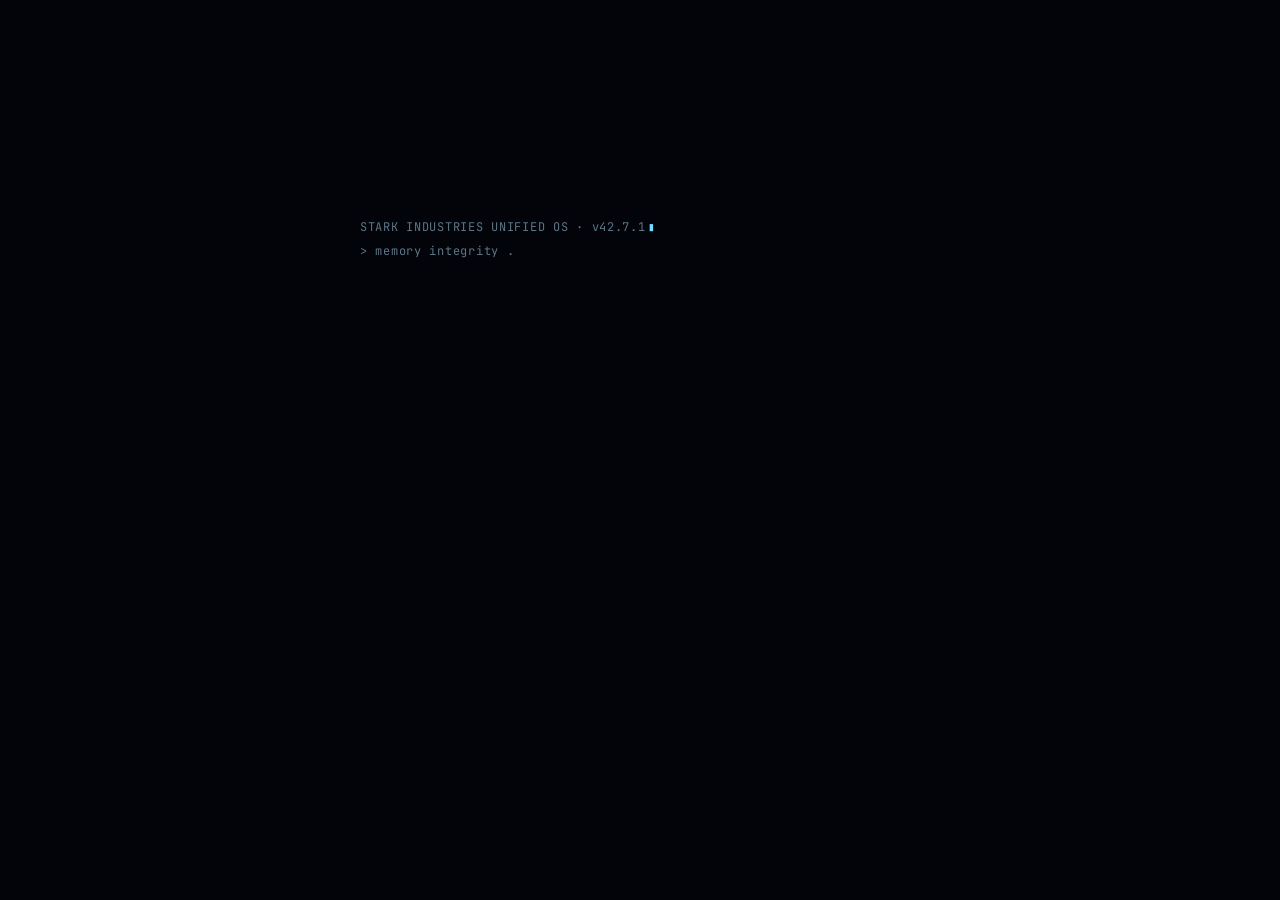
<file: vision and bifrost/avengers.html>
<!DOCTYPE html>
<html lang="en">

<head>
    <meta charset="UTF-8">
    <meta name="viewport" content="width=device-width, initial-scale=1.0, viewport-fit=cover">
    <meta name="theme-color" content="#04080e">
    <title>AVENGERS SYSTEM — PROJECT CRADLE</title>
    <link rel="preconnect" href="https://fonts.googleapis.com">
    <link rel="preconnect" href="https://fonts.gstatic.com" crossorigin>
    <link
        href="https://fonts.googleapis.com/css2?family=Michroma&family=Rajdhani:wght@500;600;700&family=JetBrains+Mono:wght@400;500;700&display=swap"
        rel="stylesheet">
    <style>
        /* ============================================================
   STYLE — tokens, overlays, world, characters, UI, debug, responsive
   ============================================================ */
        :root {
            --bg: #04080e;
            --panel: #0a141e;
            --line: #182835;
            --line2: #0e1a26;
            --holo: #6fe0ff;
            --holo2: #a9ecff;
            --ink: #cfe0ec;
            --dim: #61798a;
            --red: #ff4655;
            --gold: #ffcf5f;
            --green: #5cf5a6;
            --amber: #ffb95e;
            --mono: 'JetBrains Mono', monospace;
            --ui: 'Rajdhani', sans-serif;
            --disp: 'Michroma', sans-serif;
        }

        * {
            margin: 0;
            padding: 0;
            box-sizing: border-box
        }

        html,
        body {
            height: 100%
        }

        body {
            background: #02040a;
            overflow: hidden;
            touch-action: manipulation;
            font-family: var(--ui)
        }

        ::selection {
            background: rgba(111, 224, 255, .28)
        }

        button {
            font-family: inherit;
            cursor: pointer
        }

        #app {
            position: fixed;
            inset: 0;
            overflow: hidden;
            color: var(--ink);
            background: radial-gradient(120% 100% at 50% 18%, #081219 0%, #04080e 55%, #020509 100%)
        }

        /* ---------- global film overlays ---------- */
        #scanlines,
        #grain,
        #vignette,
        #flash,
        #glitchbars {
            position: fixed;
            inset: 0;
            pointer-events: none
        }

        #scanlines {
            z-index: 92;
            background: repeating-linear-gradient(0deg, rgba(0, 0, 0, .10) 0 1px, transparent 1px 3px);
            opacity: .5
        }

        #grain {
            z-index: 93;
            opacity: .06;
            background-image: url("data:image/svg+xml,%3Csvg xmlns='http://www.w3.org/2000/svg' width='140' height='140'%3E%3Cfilter id='n'%3E%3CfeTurbulence type='fractalNoise' baseFrequency='0.9' numOctaves='2'/%3E%3C/filter%3E%3Crect width='140' height='140' filter='url(%23n)' opacity='0.7'/%3E%3C/svg%3E")
        }

        #vignette {
            z-index: 94;
            background: radial-gradient(120% 90% at 50% 45%, transparent 55%, rgba(0, 2, 5, .55) 100%)
        }

        #flash {
            z-index: 90;
            opacity: 0
        }

        #glitchbars {
            z-index: 91;
            opacity: 0;
            overflow: hidden
        }

        #glitchbars.on {
            animation: gb .45s steps(3) 2
        }

        #glitchbars::before {
            content: '';
            position: absolute;
            inset: -40px;
            background:
                repeating-linear-gradient(0deg, transparent 0 44px, rgba(255, 255, 255, .07) 44px 48px, transparent 48px 92px, rgba(255, 70, 85, .06) 92px 96px)
        }

        @keyframes gb {
            0% {
                transform: translateY(0)
            }

            34% {
                transform: translateY(18px) scaleY(1.05)
            }

            67% {
                transform: translateY(-14px)
            }

            100% {
                transform: translateY(0)
            }
        }

        /* ---------- cinematic letterbox ---------- */
        #cine {
            position: fixed;
            inset: 0;
            pointer-events: none;
            z-index: 61
        }

        #cine i {
            position: absolute;
            left: 0;
            right: 0;
            height: 8vh;
            background: #000;
            transform: scaleY(0);
            transition: transform 1s ease
        }

        #cine .t {
            top: 0;
            transform-origin: top
        }

        #cine .b {
            bottom: 0;
            transform-origin: bottom
        }

        #app.fx-cine #cine i {
            transform: scaleY(1)
        }

        /* ---------- world / parallax ---------- */
        #world {
            position: absolute;
            inset: -4%;
            z-index: 1;
            transform-origin: 50% 60%;
            transition: transform 2.3s cubic-bezier(.22, .9, .28, 1), opacity .9s ease;
            pointer-events: none
        }

        #world.off {
            opacity: 0
        }

        #world.shot-terminal {
            transform: scale(1.62) translate(-20%, -7%)
        }

        #world.shot-cradle {
            transform: scale(1.38) translate(-1%, -9%)
        }

        #world.shot-vision {
            transform: scale(1.28) translate(0, -15%)
        }

        #world.shot-debug {
            transform: scale(2.5) translate(-24%, -12%)
        }

        #wIn {
            position: absolute;
            inset: 0
        }

        #wIn.glx {
            animation: wGlitch .5s steps(2) 1
        }

        @keyframes wGlitch {
            0% {
                clip-path: inset(0);
                transform: translate(0);
                filter: none
            }

            12% {
                clip-path: inset(14% 0 62% 0);
                transform: translate(-10px, 2px);
                filter: hue-rotate(40deg) saturate(2)
            }

            24% {
                clip-path: inset(58% 0 8% 0);
                transform: translate(9px, -3px)
            }

            36% {
                clip-path: inset(32% 0 40% 0);
                transform: translate(-6px, 0);
                filter: contrast(1.6)
            }

            48% {
                clip-path: inset(6% 0 78% 0);
                transform: translate(7px, 3px)
            }

            60% {
                clip-path: inset(70% 0 4% 0);
                transform: translate(-9px, -2px)
            }

            72% {
                clip-path: inset(40% 0 34% 0);
                transform: translate(5px, 2px);
                filter: hue-rotate(-30deg)
            }

            100% {
                clip-path: inset(0);
                transform: translate(0);
                filter: none
            }
        }

        .layer {
            position: absolute;
            inset: 0;
            will-change: transform
        }

        .layer>* {
            transition: opacity .9s ease
        }

        /* back wall */
        .wall {
            position: absolute;
            inset: 0;
            background: #050a12;
            background-image: repeating-linear-gradient(90deg, rgba(255, 255, 255, .022) 0 1px, transparent 1px 12.5%),
                repeating-linear-gradient(0deg, rgba(255, 255, 255, .014) 0 1px, transparent 1px 22%)
        }

        .window {
            position: absolute;
            left: 8%;
            right: 8%;
            top: 5%;
            height: 21%;
            overflow: hidden;
            background: linear-gradient(#0a1626, #0e1e34 70%, #0a1620);
            border: 1px solid #12202f;
            box-shadow: inset 0 0 46px rgba(0, 0, 0, .7)
        }

        .window::before {
            content: '';
            position: absolute;
            inset: 0;
            background:
                linear-gradient(90deg, transparent calc(33.3% - 1px), #0a141f calc(33.3% - 1px) 33.3%, transparent 33.3% calc(66.6% - 1px), #0a141f calc(66.6% - 1px) 66.6%, transparent 66.6%)
        }

        #skyline {
            position: absolute;
            inset: 0;
            width: 100%;
            height: 100%
        }

        .win-flash {
            position: absolute;
            inset: 0;
            background: #cfe9ff;
            opacity: 0;
            transition: opacity .06s
        }

        .window.lit .win-flash {
            opacity: .7
        }

        /* wall screens + machine screens */
        .mscreen,
        .t-scr,
        .m-screen {
            position: relative;
            background: #06101a;
            border: 1px solid #14222f;
            overflow: hidden;
            padding: 5px
        }

        .mscreen {
            position: absolute;
            width: clamp(66px, 8vw, 128px);
            aspect-ratio: 4/3;
            opacity: .85;
            animation: scrFlick 8s steps(1) infinite
        }

        .mscreen:nth-of-type(2) {
            animation-delay: -3s
        }

        .mscreen:nth-of-type(3) {
            animation-delay: -5.5s
        }

        .mscreen:nth-of-type(4) {
            animation-delay: -1.6s
        }

        @keyframes scrFlick {

            0%,
            92% {
                opacity: .85
            }

            93%,
            95% {
                opacity: .3
            }

            96%,
            100% {
                opacity: .85
            }
        }

        .scr-in {
            display: flex;
            flex-direction: column;
            gap: 3px;
            animation: scrUp 7s linear infinite
        }

        .scr-in i {
            height: 2px;
            background: rgba(111, 224, 255, .35)
        }

        @keyframes scrUp {
            to {
                transform: translateY(-50%)
            }
        }

        .v-radar .sweep {
            position: absolute;
            inset: 12%;
            border-radius: 50%;
            border: 1px solid rgba(111, 224, 255, .3);
            background: conic-gradient(from 0deg, rgba(111, 224, 255, .5), transparent 28%);
            animation: spin 3.6s linear infinite
        }

        .v-radar::after {
            content: '';
            position: absolute;
            left: 50%;
            top: 50%;
            width: 4px;
            height: 4px;
            margin: -2px;
            border-radius: 50%;
            background: rgba(111, 224, 255, .6)
        }

        @keyframes spin {
            to {
                transform: rotate(360deg)
            }
        }

        .v-bars {
            display: flex;
            align-items: flex-end;
            gap: 3px;
            height: 100%
        }

        .v-bars b {
            width: 3px;
            background: rgba(111, 224, 255, .5);
            animation: eq 1.15s ease-in-out infinite alternate;
            transform-origin: bottom
        }

        @keyframes eq {
            from {
                transform: scaleY(.15)
            }

            to {
                transform: scaleY(1)
            }
        }

        .conduit {
            position: absolute;
            top: 0;
            bottom: 34%;
            width: 8px;
            background: #0a121b;
            border: 1px solid #101c28;
            background-image: repeating-linear-gradient(0deg, transparent 0 26px, #131f2c 26px 32px)
        }

        /* machines */
        .machine {
            position: absolute;
            bottom: 0;
            width: clamp(110px, 15vw, 230px);
            height: 64%;
            background: linear-gradient(#0c1520, #080f17);
            border: 1px solid #14222f;
            clip-path: polygon(0 5%, 100% 0, 100% 100%, 0 100%)
        }

        .machine .m-screen {
            position: absolute;
            top: 7%;
            left: 12%;
            right: 14%;
            height: 17%
        }

        .machine .m-leds {
            position: absolute;
            top: 30%;
            right: 9%;
            display: flex;
            flex-direction: column;
            gap: 6px
        }

        .machine .m-leds i {
            width: 4px;
            height: 4px;
            border-radius: 50%;
            background: var(--holo);
            opacity: .7;
            animation: ledBlink 2.2s steps(1) infinite
        }

        .machine .m-leds i:nth-child(2n) {
            animation-delay: -1.1s;
            background: var(--gold)
        }

        @keyframes ledBlink {

            0%,
            70% {
                opacity: .75
            }

            71%,
            100% {
                opacity: .15
            }
        }

        .machine::after {
            content: '';
            position: absolute;
            left: 14%;
            right: 16%;
            top: 34%;
            bottom: 8%;
            background: repeating-linear-gradient(0deg, #0a121b 0 8px, #070d15 8px 16px);
            border: 1px solid #0d1722
        }

        /* floor */
        .grid {
            position: absolute;
            left: -25%;
            right: -25%;
            bottom: -6%;
            height: 72%;
            transform: perspective(650px) rotateX(62deg);
            transform-origin: 50% 0;
            background:
                repeating-linear-gradient(90deg, rgba(111, 224, 255, .055) 0 1px, transparent 1px 64px),
                repeating-linear-gradient(0deg, rgba(111, 224, 255, .045) 0 1px, transparent 1px 56px),
                radial-gradient(60% 80% at 50% 0%, rgba(111, 224, 255, .07), transparent 72%);
            -webkit-mask-image: radial-gradient(70% 90% at 50% 10%, #000 40%, transparent 100%);
            mask-image: radial-gradient(70% 90% at 50% 10%, #000 40%, transparent 100%);
            animation: gridPulse 6s ease-in-out infinite
        }

        @keyframes gridPulse {

            0%,
            100% {
                opacity: .85
            }

            50% {
                opacity: 1
            }
        }

        /* foreground framing */
        .cone {
            position: absolute;
            top: 0;
            height: 76%;
            width: 32%;
            mix-blend-mode: screen;
            pointer-events: none;
            background: linear-gradient(rgba(120, 220, 255, .10), rgba(120, 220, 255, 0) 78%);
            clip-path: polygon(46% 0, 54% 0, 100% 100%, 0 100%);
            animation: conePulse 8s ease-in-out infinite
        }

        .cone-a {
            left: 31%
        }

        .cone-b {
            left: 59%;
            animation-delay: -4s
        }

        @keyframes conePulse {

            0%,
            100% {
                opacity: .6
            }

            50% {
                opacity: 1
            }
        }

        .pillar {
            position: absolute;
            top: -4%;
            bottom: -4%;
            width: 8%;
            background: #020509
        }

        .pillar.p-l {
            left: -2.5%;
            border-right: 1px solid #0a1420
        }

        .pillar.p-r {
            right: -2.5%;
            border-left: 1px solid #0a1420
        }

        .pipe-top {
            position: absolute;
            top: -2.5%;
            left: -4%;
            right: -4%;
            height: 5%;
            background: #03070c;
            border-bottom: 1px solid #0b1520
        }

        /* ---------- cradle ---------- */
        .cradle-wrap {
            position: absolute;
            left: 50%;
            bottom: 5%;
            transform: translateX(-50%);
            width: clamp(330px, 54vw, 640px);
            z-index: 2
        }

        #cradleSvg {
            width: 100%;
            height: auto;
            display: block
        }

        .cr-inner {
            fill: rgba(111, 224, 255, .30);
            transition: fill 1s
        }

        .cr-seam {
            stroke: rgba(140, 225, 255, .55);
            transition: stroke .8s
        }

        .cr-ledring {
            stroke: #2c5871;
            animation: ledMarch 6s linear infinite
        }

        .cr-ring {
            stroke: rgba(111, 224, 255, .45);
            animation: ringMarch 8s linear infinite
        }

        @keyframes ledMarch {
            to {
                stroke-dashoffset: -264
            }
        }

        @keyframes ringMarch {
            to {
                stroke-dashoffset: -156
            }
        }

        .glass-l,
        .glass-r {
            transition: transform 2.4s cubic-bezier(.4, .1, .2, 1)
        }

        .glass-l {
            transform-origin: 150px 176px
        }

        .glass-r {
            transform-origin: 370px 176px
        }

        .cradle-wrap.open .glass-l {
            transform: rotate(-16deg) translate(-10px, -8px)
        }

        .cradle-wrap.open .glass-r {
            transform: rotate(16deg) translate(10px, -8px)
        }

        .cradle-wrap.alert .cr-inner {
            fill: rgba(255, 70, 85, .35)
        }

        .cradle-wrap.alert .cr-seam {
            stroke: var(--red)
        }

        .cradle-wrap.alert .cr-ring {
            stroke: rgba(255, 70, 85, .55)
        }

        .cradle-wrap.surge .cr-inner {
            fill: rgba(255, 215, 94, .5)
        }

        .cradle-wrap.surge .cr-seam {
            stroke: var(--gold)
        }

        .cradle-wrap.surge .cr-ring {
            stroke: rgba(255, 215, 94, .65)
        }

        .cr-underglow {
            position: absolute;
            left: 8%;
            right: 8%;
            bottom: -6%;
            height: 70px;
            pointer-events: none;
            background: radial-gradient(closest-side, rgba(111, 224, 255, .42), transparent 72%);
            transition: background 1s
        }

        .cradle-wrap.alert .cr-underglow {
            background: radial-gradient(closest-side, rgba(255, 70, 85, .4), transparent 72%)
        }

        .cradle-wrap.surge .cr-underglow {
            background: radial-gradient(closest-side, rgba(255, 215, 94, .6), transparent 72%)
        }

        .mist {
            position: absolute;
            inset: -10% 0 -6%;
            pointer-events: none;
            opacity: 0;
            transition: opacity 1.6s
        }

        .cradle-wrap.open .mist {
            opacity: 1
        }

        .mist i {
            position: absolute;
            bottom: 16%;
            width: 26%;
            height: 34%;
            border-radius: 50%;
            background: radial-gradient(closest-side, rgba(235, 242, 255, .15), transparent);
            filter: blur(9px);
            animation: mistUp 4.6s linear infinite
        }

        .mist i:nth-child(2) {
            left: 16%;
            animation-delay: -1.2s;
            background: radial-gradient(closest-side, rgba(255, 215, 94, .14), transparent)
        }

        .mist i:nth-child(3) {
            left: 40%;
            animation-delay: -2.4s;
            width: 34%
        }

        .mist i:nth-child(4) {
            left: 62%;
            animation-delay: -3.1s;
            background: radial-gradient(closest-side, rgba(255, 215, 94, .12), transparent)
        }

        .mist i:nth-child(5) {
            left: 76%;
            animation-delay: -.7s
        }

        .mist i:nth-child(6) {
            left: 28%;
            animation-delay: -3.8s;
            width: 20%
        }

        @keyframes mistUp {
            0% {
                transform: translateY(26px) scale(.6);
                opacity: 0
            }

            30% {
                opacity: .55
            }

            100% {
                transform: translateY(-96px) scale(1.5);
                opacity: 0
            }
        }

        /* relays (stabilization minigame) */
        .relays {
            position: absolute;
            inset: -8%
        }

        .relay {
            position: absolute;
            width: 58px;
            height: 58px;
            transform: translate(-50%, -50%);
            border-radius: 50%;
            background: rgba(4, 10, 16, .85);
            border: 1px solid var(--red);
            pointer-events: auto;
            z-index: 5;
            display: flex;
            align-items: center;
            justify-content: center;
            transition: border-color .4s, transform .2s
        }

        .relay:active {
            transform: translate(-50%, -50%) scale(.92)
        }

        .relay .r-ring {
            position: absolute;
            inset: 6px;
            border-radius: 50%;
            border: 1px dashed rgba(255, 70, 85, .6)
        }

        .relay .r-core {
            width: 14px;
            height: 14px;
            border-radius: 50%;
            background: var(--red);
            box-shadow: 0 0 14px var(--red)
        }

        .relay .r-tag {
            position: absolute;
            top: calc(100% + 5px);
            left: 50%;
            transform: translateX(-50%);
            font: 600 10px var(--ui);
            letter-spacing: .2em;
            color: var(--dim);
            white-space: nowrap
        }

        .relay.off {
            animation: relayPulse 1s ease-in-out infinite
        }

        @keyframes relayPulse {

            0%,
            100% {
                box-shadow: 0 0 0 0 rgba(255, 70, 85, .35)
            }

            50% {
                box-shadow: 0 0 22px 2px rgba(255, 70, 85, .35)
            }
        }

        .relay.locking .r-ring {
            border: 2px dashed var(--gold);
            animation: spin .7s linear infinite
        }

        .relay.locking .r-core {
            background: var(--gold);
            box-shadow: 0 0 16px var(--gold)
        }

        .relay.locked {
            border-color: var(--holo);
            cursor: default;
            box-shadow: 0 0 18px rgba(111, 224, 255, .25)
        }

        .relay.locked .r-core {
            opacity: 0
        }

        .relay.locked .r-ring {
            border: 1px solid rgba(111, 224, 255, .55)
        }

        .relay.locked::after {
            content: '';
            position: absolute;
            inset: 0;
            margin: auto;
            width: 16px;
            height: 9px;
            border-left: 3px solid var(--holo);
            border-bottom: 3px solid var(--holo);
            transform: rotate(-45deg) translate(1px, -3px)
        }

        .relay.locked .r-tag {
            color: var(--holo)
        }

        /* ---------- terminal ---------- */
        #terminal {
            position: absolute;
            left: 69%;
            bottom: 5%;
            width: clamp(150px, 17vw, 240px);
            z-index: 3
        }

        .t-slab {
            height: clamp(110px, 20vh, 168px);
            background: linear-gradient(#0d1723, #0a121c);
            border: 1px solid #1a2c3c;
            display: flex;
            gap: 6px;
            padding: 7px;
            box-shadow: 0 14px 30px rgba(0, 0, 0, .5)
        }

        .t-scr {
            flex: 1
        }

        .t-ledge {
            position: absolute;
            top: calc(100% - 4px);
            left: 8%;
            right: 8%;
            height: 6px;
            background: #0c1520;
            border: 1px solid #16242f
        }

        .t-neck {
            width: 24%;
            height: 16px;
            margin: 2px auto 0;
            background: #0b141f;
            border: 1px solid #14212e
        }

        .t-foot {
            width: 74%;
            height: 10px;
            margin: 0 auto;
            background: #0c1520;
            border: 1px solid #14212f
        }

        /* ---------- characters ---------- */
        .char {
            position: absolute;
            opacity: 0;
            transition: opacity 1.4s ease
        }

        .char.in {
            opacity: 1
        }

        .char svg {
            height: 100%;
            width: auto;
            display: block;
            transition: filter .5s
        }

        .char.speaking svg {
            filter: brightness(1.4)
        }

        .cg-breathe {
            animation: breathe 4.6s ease-in-out infinite;
            transform-box: view-box
        }

        @keyframes breathe {

            0%,
            100% {
                transform: translateY(0)
            }

            50% {
                transform: translateY(-3px)
            }
        }

        .char-tony,
        .char-bruce {
            height: clamp(180px, 38vh, 320px);
            transform-origin: bottom center;
            animation: sway 8s ease-in-out infinite
        }

        .char-bruce {
            animation-delay: -3.4s
        }

        @keyframes sway {

            0%,
            100% {
                transform: rotate(-.5deg)
            }

            50% {
                transform: rotate(.5deg)
            }
        }

        .char-tony {
            left: 59%;
            bottom: 7%;
            width: clamp(140px, 22vw, 250px);
        }

        #chTony svg {
            display: none !important;
        }

        #chTony {
            background-image: url('images/tony_nobg.png');
            background-size: contain;
            background-repeat: no-repeat;
            background-position: center bottom;
        }

        #chTony.speaking {
            filter: brightness(1.2) drop-shadow(0 0 14px rgba(255, 185, 94, .55));
        }

        .char-bruce {
            left: 29%;
            bottom: 7%;
            width: clamp(80px, 12vw, 130px);
        }

        #chBruce svg {
            display: none !important;
        }

        #chBruce {
            background-image: url('images/bruce_nobg.png');
            background-size: contain;
            background-repeat: no-repeat;
            background-position: center bottom;
        }

        #chBruce.speaking {
            filter: brightness(1.2) drop-shadow(0 0 14px rgba(92, 245, 166, .55));
        }

        .reactor {
            animation: reactorPulse 2.6s ease-in-out infinite
        }

        @keyframes reactorPulse {

            0%,
            100% {
                opacity: .25;
                transform: scale(1)
            }

            50% {
                opacity: .8;
                transform: scale(1.25)
            }
        }

        .tab-screen {
            animation: tabGlitch 3.4s steps(1) infinite
        }

        @keyframes tabGlitch {

            0%,
            88% {
                opacity: .55
            }

            89%,
            92% {
                opacity: .15
            }

            93%,
            100% {
                opacity: .55
            }
        }

        /* JARVIS hologram */
        .char-jarvis {
            left: 50%;
            bottom: calc(100% + 30px);
            transform: translateX(-50%);
            height: clamp(140px, 28vh, 220px);
            width: auto
        }

        .char-jarvis.in {
            animation: matIn .9s ease-out
        }

        @keyframes matIn {
            0% {
                opacity: 0;
                transform: translateX(-50%) scaleY(.55);
                filter: brightness(3)
            }

            55% {
                opacity: 1
            }

            75% {
                opacity: .35
            }

            100% {
                opacity: 1;
                transform: translateX(-50%) scaleY(1);
                filter: none
            }
        }

        .char-jarvis svg {
            animation: holoFlick 4.2s steps(1) infinite
        }

        @keyframes holoFlick {

            0%,
            100% {
                opacity: .92
            }

            8% {
                opacity: .55
            }

            10% {
                opacity: .95
            }

            44% {
                opacity: .78
            }

            50% {
                opacity: .45
            }

            52% {
                opacity: .9
            }

            80% {
                opacity: .72
            }
        }

        .j-cone {
            position: absolute;
            bottom: -24px;
            left: 50%;
            transform: translateX(-50%);
            width: 130px;
            height: 130px;
            pointer-events: none;
            background: linear-gradient(to top, rgba(111, 224, 255, .22), transparent 75%);
            clip-path: polygon(50% 100%, 6% 0, 94% 0)
        }

        .j-base {
            position: absolute;
            bottom: -30px;
            left: 50%;
            transform: translateX(-50%);
            width: 84px;
            height: 10px;
            border-radius: 50%;
            background: #0d1926;
            border: 1px solid #1e3547;
            box-shadow: 0 0 18px rgba(111, 224, 255, .4)
        }

        .char-jarvis .scan {
            position: absolute;
            inset: -6%;
            pointer-events: none;
            background: repeating-linear-gradient(0deg, rgba(3, 10, 16, .4) 0 2px, transparent 2px 5px);
            animation: scanMove 5s linear infinite
        }

        @keyframes scanMove {
            to {
                background-position: 0 60px
            }
        }

        /* Ultron sentry */
        .char-sentry {
            left: 102%;
            top: 18%;
            width: clamp(110px, 15vw, 180px);
            z-index: 1;
            transition: left 1.7s cubic-bezier(.3, .8, .4, 1), top 1.7s cubic-bezier(.3, .8, .4, 1), opacity .5s, transform .5s, filter .4s
        }

        .char-sentry.in {
            left: 47%;
            top: 13%
        }

        .char-sentry.lunge {
            top: 36%;
            transition: top .35s ease-in
        }

        .char-sentry.dead {
            opacity: 0;
            transform: scale(1.5);
            filter: brightness(3)
        }

        .char-sentry svg {
            animation: jit .14s steps(2) infinite
        }

        @keyframes jit {
            0% {
                transform: translate(0, 0)
            }

            50% {
                transform: translate(2px, -2px)
            }

            100% {
                transform: translate(-1px, 1px)
            }
        }

        .s-eye {
            animation: eyePulse 1.4s ease-in-out infinite
        }

        @keyframes eyePulse {

            0%,
            100% {
                opacity: .7
            }

            50% {
                opacity: 1
            }
        }

        /* Thor */
        .char-thor {
            left: 44%;
            top: 3%;
            height: clamp(170px, 34vh, 290px);
            opacity: 0;
            transition: opacity .5s
        }

        .char-thor.in {
            opacity: .2
        }

        .char-thor.bright {
            opacity: 1;
            filter: drop-shadow(0 0 16px rgba(180, 220, 255, .8))
        }

        /* Vision */
        .char-vision {
            left: 50%;
            bottom: 11%;
            width: clamp(140px, 24vw, 240px);
            height: clamp(240px, 48vh, 400px);
            transform: translate(-50%, 80px);
            opacity: 0;
            transition: opacity 1.8s ease .5s, transform 3.2s cubic-bezier(.3, .7, .3, 1), filter .8s
        }

        .char-vision.in {
            opacity: 1;
            transform: translate(-50%, -4%)
        }

        .char-vision.hover {
            animation: vBob 5.2s ease-in-out infinite
        }

        @keyframes vBob {

            0%,
            100% {
                transform: translate(-50%, -4%)
            }

            50% {
                transform: translate(-50%, calc(-4% - 14px))
            }
        }

        #chVision svg {
            display: none !important;
        }

        #chVision {
            background-image: url('images/vision_nobg.png');
            background-size: contain;
            background-repeat: no-repeat;
            background-position: center bottom;
            filter: brightness(.8);
        }

        #chVision.lit {
            filter: brightness(1.15) drop-shadow(0 0 16px rgba(255, 215, 94, .7));
        }

        #chVision.speaking {
            filter: brightness(1.25) drop-shadow(0 0 22px rgba(255, 215, 94, .9));
        }

        .v-head {
            transform: rotate(var(--gz, 0deg));
            transform-box: view-box;
            transform-origin: 115px 80px;
            transition: transform .6s ease-out
        }

        .v-eye {
            opacity: .16;
            transition: opacity 1s
        }

        .char-vision.lit .v-eye {
            opacity: 1;
            filter: drop-shadow(0 0 5px #fff)
        }

        .v-stone-halo {
            opacity: 0;
            transition: opacity 1.2s
        }

        .char-vision.lit .v-stone-halo {
            opacity: .4;
            animation: stonePulse 2.4s ease-in-out infinite
        }

        @keyframes stonePulse {

            0%,
            100% {
                opacity: .25
            }

            50% {
                opacity: .55
            }
        }

        .v-glow {
            position: absolute;
            left: 50%;
            bottom: -8px;
            width: 150px;
            height: 46px;
            transform: translateX(-50%);
            background: radial-gradient(closest-side, rgba(255, 215, 94, .4), transparent 75%);
            opacity: 0;
            transition: opacity 1.4s
        }

        .char-vision.lit .v-glow {
            opacity: 1
        }

        .v-cape {
            transform-box: view-box;
            transform-origin: 115px 120px;
            animation: capeSway 6s ease-in-out infinite
        }

        @keyframes capeSway {

            0%,
            100% {
                transform: rotate(-1.2deg)
            }

            50% {
                transform: rotate(1.2deg)
            }
        }

        /* red alert wash */
        #redwash {
            position: absolute;
            inset: 0;
            pointer-events: none;
            opacity: 0;
            transition: opacity .8s;
            z-index: 5;
            background: radial-gradient(90% 90% at 50% 50%, transparent 45%, rgba(255, 40, 55, .20) 100%)
        }

        #app.fx-red #redwash {
            opacity: 1;
            animation: alarmPulse 1.5s ease-in-out infinite
        }

        @keyframes alarmPulse {

            0%,
            100% {
                opacity: .55
            }

            50% {
                opacity: 1
            }
        }

        #app.fx-red .mscreen,
        #app.fx-red .t-scr,
        #app.fx-red .m-screen {
            animation: scrRed 1.3s steps(2) infinite
        }

        @keyframes scrRed {
            0% {
                filter: none
            }

            50% {
                filter: hue-rotate(120deg) contrast(1.4)
            }

            100% {
                filter: none
            }
        }

        /* power flicker / blackout / repower */
        #app.fx-flicker #wIn {
            animation: lightsFlick .8s steps(6) 2
        }

        @keyframes lightsFlick {
            0% {
                opacity: 1
            }

            20% {
                opacity: .2
            }

            35% {
                opacity: .9
            }

            55% {
                opacity: .3
            }

            70% {
                opacity: 1
            }

            85% {
                opacity: .45
            }

            100% {
                opacity: 1
            }
        }

        #app.fx-flicker .mscreen,
        #app.fx-flicker .t-scr,
        #app.fx-flicker .m-screen {
            opacity: .08
        }

        #app.fx-blackout .l-back .wall,
        #app.fx-blackout .l-back .mscreen,
        #app.fx-blackout .l-back .conduit {
            opacity: .12
        }

        #app.fx-blackout .l-mid>*:not(.cradle-wrap) {
            opacity: .14
        }

        #app.fx-blackout .l-mid .cradle-wrap {
            opacity: .4
        }

        #app.fx-blackout .l-floor .grid {
            opacity: .08
        }

        #app.fx-blackout .l-front>* {
            opacity: .07
        }

        #app.fx-blackout .l-chars>* {
            opacity: .12
        }

        #app.fx-blackout .cone {
            opacity: .15
        }

        #app.fx-repower #wIn {
            animation: repower 1s steps(7) 1
        }

        @keyframes repower {
            0% {
                opacity: .1
            }

            20% {
                opacity: .7
            }

            32% {
                opacity: .2
            }

            48% {
                opacity: .9
            }

            60% {
                opacity: .35
            }

            75% {
                opacity: 1
            }

            88% {
                opacity: .6
            }

            100% {
                opacity: 1
            }
        }

        /* ---------- HUD ---------- */
        #hud {
            position: fixed;
            inset: 0;
            pointer-events: none;
            z-index: 60
        }

        .hud-tl {
            position: absolute;
            top: 18px;
            left: 22px
        }

        .brand {
            font: 15px var(--disp);
            letter-spacing: .3em;
            color: #e9f3fb
        }

        .brand-sub {
            font: 600 10px var(--ui);
            letter-spacing: .3em;
            color: var(--dim);
            margin-top: 6px
        }

        .hud-clock {
            font: 10px var(--mono);
            letter-spacing: .16em;
            color: #3d5364;
            margin-top: 5px
        }

        .hud-tr {
            position: absolute;
            top: 18px;
            right: 22px;
            display: flex;
            flex-direction: column;
            align-items: flex-end;
            gap: 6px
        }

        .tr-row {
            display: flex;
            gap: 10px;
            align-items: center
        }

        .sndbtn {
            pointer-events: auto;
            width: 32px;
            height: 28px;
            background: rgba(10, 20, 30, .7);
            border: 1px solid var(--line);
            color: var(--dim);
            display: flex;
            align-items: center;
            justify-content: center;
            transition: .25s
        }

        .sndbtn:hover {
            color: var(--holo);
            border-color: var(--holo)
        }

        .sndbtn svg {
            width: 16px;
            height: 16px
        }

        .pill {
            display: flex;
            align-items: center;
            gap: 8px;
            border: 1px solid var(--line);
            background: rgba(8, 16, 25, .8);
            padding: 6px 12px;
            font: 500 10px var(--mono);
            letter-spacing: .18em;
            color: var(--ink)
        }

        .pill i {
            width: 7px;
            height: 7px;
            border-radius: 50%;
            background: var(--dim)
        }

        .pill.ok {
            color: var(--green);
            border-color: rgba(92, 245, 166, .4)
        }

        .pill.ok i {
            background: var(--green);
            box-shadow: 0 0 8px var(--green)
        }

        .pill.bad {
            color: var(--red);
            border-color: rgba(255, 70, 85, .5)
        }

        .pill.bad i {
            background: var(--red);
            box-shadow: 0 0 8px var(--red);
            animation: ledBlink 1s steps(1) infinite
        }

        .pill.warn {
            color: var(--amber);
            border-color: rgba(255, 185, 94, .4)
        }

        .pill.warn i {
            background: var(--amber)
        }

        .pill.gold {
            color: var(--gold);
            border-color: rgba(255, 207, 95, .4)
        }

        .pill.gold i {
            background: var(--gold);
            box-shadow: 0 0 8px var(--gold)
        }

        .hud-scene {
            font: 10px var(--mono);
            letter-spacing: .18em;
            color: #3d5364
        }

        /* ---------- dialogue ---------- */
        #dialog {
            position: fixed;
            left: 50%;
            bottom: calc(20px + env(safe-area-inset-bottom));
            transform: translateX(-50%);
            width: min(720px, calc(100% - 28px));
            z-index: 62;
            opacity: 0;
            pointer-events: none;
            transition: opacity .5s
        }

        #dialog.show {
            opacity: 1;
            pointer-events: auto
        }

        .d-name {
            display: inline-block;
            padding: 5px 16px;
            border: 1px solid var(--line);
            border-bottom: none;
            background: rgba(10, 20, 30, .92);
            font: 700 12px var(--ui);
            letter-spacing: .24em;
            margin-left: 22px
        }

        .c-tony {
            color: var(--amber)
        }

        .c-bruce {
            color: #7fe3a0
        }

        .c-jarvis {
            color: var(--holo)
        }

        .c-thor {
            color: #cfe6ff
        }

        .c-vision {
            color: var(--gold)
        }

        .d-box {
            position: relative;
            border: 1px solid var(--line);
            background: linear-gradient(rgba(10, 20, 30, .95), rgba(6, 12, 20, .95));
            padding: 17px 22px 15px;
            min-height: 92px;
            cursor: pointer
        }

        .d-box::before,
        .d-box::after,
        .d-name::before,
        .d-name::after {
            content: '';
            position: absolute;
            width: 9px;
            height: 9px;
            border: 1px solid var(--holo);
            opacity: .65
        }

        .d-box::before {
            top: -4px;
            left: -4px;
            border-right: none;
            border-bottom: none
        }

        .d-box::after {
            bottom: -4px;
            right: -4px;
            border-left: none;
            border-top: none
        }

        .d-name::before {
            top: -4px;
            left: -4px;
            border-right: none;
            border-bottom: none
        }

        .d-name::after {
            top: -4px;
            right: -4px;
            border-left: none;
            border-bottom: none
        }

        .d-text {
            font: 500 17px/1.55 var(--ui);
            color: #dcebf5;
            letter-spacing: .02em;
            min-height: 52px
        }

        .d-text.typing::after {
            content: '';
            display: inline-block;
            width: 9px;
            height: 17px;
            background: var(--holo);
            margin-left: 3px;
            vertical-align: -3px;
            animation: blink 1s steps(2) infinite
        }

        @keyframes blink {
            50% {
                opacity: 0
            }
        }

        .d-cont {
            position: absolute;
            right: 18px;
            bottom: 12px;
            display: flex;
            align-items: center;
            gap: 8px;
            font: 600 10px var(--ui);
            letter-spacing: .26em;
            color: var(--dim);
            opacity: 0;
            transition: opacity .4s
        }

        .d-cont.vis {
            opacity: 1
        }

        .d-cont::before {
            content: '';
            width: 26px;
            height: 1px;
            background: var(--dim)
        }

        @media(max-width:600px) {
            .d-text {
                font-size: 15px
            }

            .d-box {
                padding: 14px 16px 30px;
                min-height: 84px
            }
        }

        /* ---------- shared buttons ---------- */
        .btn {
            position: relative;
            background: rgba(111, 224, 255, .05);
            border: 1px solid rgba(111, 224, 255, .45);
            color: var(--holo2);
            font: 600 13px var(--ui);
            letter-spacing: .24em;
            padding: 13px 34px;
            transition: .3s
        }

        .btn:hover {
            background: rgba(111, 224, 255, .16);
            border-color: var(--holo)
        }

        .btn::before,
        .btn::after {
            content: '';
            position: absolute;
            width: 7px;
            height: 7px;
            border: 1px solid currentColor;
            opacity: .7
        }

        .btn::before {
            top: -4px;
            left: -4px;
            border-right: none;
            border-bottom: none
        }

        .btn::after {
            bottom: -4px;
            right: -4px;
            border-left: none;
            border-top: none
        }

        .btn-red {
            background: rgba(255, 70, 85, .06);
            border-color: rgba(255, 70, 85, .55);
            color: #ffb9c0
        }

        .btn-red:hover {
            background: rgba(255, 70, 85, .18)
        }

        .btn.ok {
            border-color: var(--green);
            color: var(--green);
            background: rgba(92, 245, 166, .08)
        }

        .btn:disabled {
            cursor: default
        }

        /* center prompt */
        #prompt {
            position: fixed;
            left: 50%;
            bottom: 25%;
            transform: translate(-50%, 10px);
            opacity: 0;
            pointer-events: none;
            transition: .45s;
            z-index: 62
        }

        #prompt.show {
            opacity: 1;
            transform: translate(-50%, 0);
            pointer-events: auto
        }

        #prompt.show .btn {
            animation: promptPulse 2s ease-in-out infinite
        }

        @keyframes promptPulse {

            0%,
            100% {
                box-shadow: 0 0 0 0 rgba(111, 224, 255, .25)
            }

            50% {
                box-shadow: 0 0 26px 2px rgba(111, 224, 255, .25)
            }
        }

        /* ---------- location card / big title / board ---------- */
        #locCard {
            position: fixed;
            left: 7%;
            bottom: 27%;
            z-index: 36;
            opacity: 0;
            transform: translateY(14px);
            transition: .8s;
            pointer-events: none
        }

        #locCard.show {
            opacity: 1;
            transform: none
        }

        #locCard::before {
            content: '';
            display: block;
            width: 54px;
            height: 1px;
            background: var(--holo);
            margin-bottom: 12px
        }

        #locCard .lc-main {
            font: clamp(14px, 2.4vw, 21px) var(--disp);
            letter-spacing: .3em;
            color: #eaf4fb
        }

        #locCard .lc-sub {
            font: 11px var(--mono);
            letter-spacing: .22em;
            color: var(--dim);
            margin-top: 8px
        }

        #bigTitle {
            position: fixed;
            left: 0;
            right: 0;
            top: 33%;
            text-align: center;
            z-index: 57;
            opacity: 0;
            pointer-events: none;
            transition: opacity .5s
        }

        #bigTitle.show {
            opacity: 1
        }

        #bigTitle h2 {
            font: clamp(22px, 5vw, 52px) var(--disp);
            letter-spacing: .3em;
            color: #e9f4fc;
            animation: trackIn 1s cubic-bezier(.2, .8, .3, 1) both;
            padding-left: .3em
        }

        @keyframes trackIn {
            from {
                opacity: 0;
                letter-spacing: .6em
            }

            to {
                opacity: 1;
                letter-spacing: .3em
            }
        }

        #bigTitle p {
            font: 11px var(--mono);
            letter-spacing: .3em;
            color: var(--dim);
            margin-top: 16px;
            animation: subIn 1s ease .5s both
        }

        @keyframes subIn {
            from {
                opacity: 0
            }

            to {
                opacity: 1
            }
        }

        #bigTitle.red h2 {
            color: var(--red)
        }

        #bigTitle.gold h2 {
            color: var(--gold)
        }

        #bigTitle.ok h2 {
            color: var(--green)
        }

        #bigTitle.quiet h2 {
            font-size: clamp(16px, 3.2vw, 32px);
            color: #b9c9d6
        }

        #board {
            position: fixed;
            top: 13%;
            left: 50%;
            transform: translate(-50%, -8px);
            z-index: 35;
            opacity: 0;
            transition: .6s;
            pointer-events: none;
            min-width: min(360px, 86vw);
            border: 1px solid var(--line);
            background: rgba(7, 14, 22, .9);
            padding: 16px 20px
        }

        #board.show {
            opacity: 1;
            transform: translate(-50%, 0)
        }

        .b-row {
            display: flex;
            justify-content: space-between;
            gap: 34px;
            padding: 8px 2px;
            border-bottom: 1px dashed #14232f;
            opacity: .25;
            transition: .4s
        }

        .b-row:last-child {
            border-bottom: none
        }

        .b-row span {
            font: 600 12px var(--ui);
            letter-spacing: .22em;
            color: var(--dim)
        }

        .b-row b {
            font: 600 12px var(--mono);
            letter-spacing: .14em;
            color: var(--ink)
        }

        .b-row.on {
            opacity: 1
        }

        .b-row.on b {
            color: var(--green);
            text-shadow: 0 0 10px rgba(92, 245, 166, .5)
        }

        .b-row.on span {
            color: var(--ink)
        }

        /* ---------- install panel ---------- */
        #install {
            position: fixed;
            right: 4.5%;
            top: 11%;
            width: min(430px, 92vw);
            z-index: 34;
            opacity: 0;
            transform: translateY(14px);
            transition: .7s;
            pointer-events: none;
            border: 1px solid var(--line);
            background: rgba(7, 14, 22, .94);
            padding: 16px 20px
        }

        #install.show {
            opacity: 1;
            transform: none
        }

        #install::before,
        #install::after {
            content: '';
            position: absolute;
            width: 11px;
            height: 11px;
            border: 1px solid var(--holo);
            opacity: .6
        }

        #install::before {
            top: -5px;
            left: -5px;
            border-right: none;
            border-bottom: none
        }

        #install::after {
            bottom: -5px;
            right: -5px;
            border-left: none;
            border-top: none
        }

        #install h3 {
            font: 12px var(--disp);
            letter-spacing: .26em;
            color: #e9f4fc
        }

        #install .isub {
            font: 10px var(--mono);
            letter-spacing: .18em;
            color: var(--dim);
            margin: 7px 0 12px
        }

        .irow {
            display: grid;
            grid-template-columns: 1fr auto 52px;
            gap: 12px;
            align-items: center;
            padding: 8px 0;
            border-bottom: 1px dashed #14232f
        }

        .inm {
            font: 600 12px var(--ui);
            letter-spacing: .18em;
            color: #a7bccb
        }

        .itrack {
            width: 130px;
            height: 8px;
            border: 1px solid var(--line);
            background: #060d15;
            position: relative
        }

        .itrack i {
            position: absolute;
            inset: 1px auto 1px 1px;
            width: 0;
            background: var(--holo);
            box-shadow: 0 0 10px rgba(111, 224, 255, .6)
        }

        .ipct {
            font: 600 12px var(--mono);
            color: var(--ink);
            text-align: right
        }

        .ipct.ok {
            color: var(--green)
        }

        .ipct.gold {
            color: var(--gold)
        }

        .istone {
            display: flex;
            align-items: center;
            gap: 8px;
            font: 600 11px var(--mono);
            letter-spacing: .1em;
            color: var(--gold)
        }

        .istone i {
            width: 8px;
            height: 8px;
            background: var(--gold);
            transform: rotate(45deg);
            box-shadow: 0 0 10px var(--gold);
            animation: stonePulse 2s infinite
        }

        .istatus {
            font: 600 11px var(--mono);
            letter-spacing: .1em;
            color: var(--amber)
        }

        .istatus.pulsing {
            animation: ledBlink 1.1s steps(1) infinite
        }

        #iRead {
            margin-top: 12px;
            height: 118px;
            overflow: hidden;
            font: 11px/1.75 var(--mono);
            color: #7d95a6;
            border-top: 1px solid var(--line2);
            padding-top: 8px
        }

        #iRead p.err {
            color: var(--red)
        }

        #install.crash {
            border-color: rgba(255, 70, 85, .6)
        }

        #install.crash .itrack i {
            background: var(--red);
            box-shadow: 0 0 10px rgba(255, 70, 85, .6)
        }

        @media(max-width:760px) {
            #install {
                right: 50%;
                transform: translate(50%, 14px);
                top: 8%
            }

            #install.show {
                transform: translate(50%, 0)
            }

            .itrack {
                width: 92px
            }
        }

        /* ---------- failure card ---------- */
        #failCard {
            position: fixed;
            inset: 0;
            z-index: 72;
            display: none;
            align-items: center;
            justify-content: center;
            background: rgba(2, 4, 8, .9)
        }

        #failCard.show {
            display: flex;
            animation: flickIn .8s steps(4) 1
        }

        @keyframes flickIn {
            0% {
                opacity: 0
            }

            30% {
                opacity: 1
            }

            45% {
                opacity: .2
            }

            60% {
                opacity: 1
            }

            100% {
                opacity: 1
            }
        }

        .fc-frame {
            position: relative;
            text-align: center;
            border: 1px solid rgba(255, 70, 85, .4);
            padding: 44px 54px;
            background: rgba(8, 6, 10, .6)
        }

        .fc-frame::before,
        .fc-frame::after {
            content: '';
            position: absolute;
            width: 14px;
            height: 14px;
            border: 1px solid var(--red)
        }

        .fc-frame::before {
            top: -7px;
            left: -7px;
            border-right: none;
            border-bottom: none
        }

        .fc-frame::after {
            bottom: -7px;
            right: -7px;
            border-left: none;
            border-top: none
        }

        .fc-l1 {
            font: clamp(17px, 3.4vw, 30px) var(--disp);
            letter-spacing: .3em;
            color: var(--red);
            animation: flickIn 1.4s steps(5) infinite
        }

        .fc-l2 {
            font: clamp(12px, 2.4vw, 19px) var(--disp);
            letter-spacing: .3em;
            color: #e9f0f6;
            margin-top: 20px
        }

        .fc-l3 {
            font: 600 clamp(11px, 1.8vw, 13px) var(--ui);
            letter-spacing: .34em;
            color: var(--dim);
            margin-top: 14px
        }

        #failCard .btn {
            margin-top: 34px
        }

        /* ---------- DEBUG MODE ---------- */
        #debug {
            position: fixed;
            inset: 0;
            z-index: 75;
            background: #04070c;
            display: none;
            padding: 12px 14px;
            gap: 10px;
            grid-template-columns: minmax(220px, 290px) minmax(0, 1fr) minmax(250px, 330px);
            grid-template-rows: 44px minmax(0, 1fr) 62px;
            grid-template-areas: 'dh dh dh' 'di de dc' 'dr dr dr'
        }

        #debug.on {
            display: grid;
            animation: crtOn .55s ease-out
        }

        #debug.off {
            animation: crtOff .5s ease-in forwards
        }

        @keyframes crtOn {
            0% {
                transform: scaleY(.01);
                filter: brightness(6)
            }

            55% {
                transform: scaleY(1.03)
            }

            100% {
                transform: scaleY(1);
                filter: brightness(1)
            }
        }

        @keyframes crtOff {
            0% {
                transform: scaleY(1);
                opacity: 1
            }

            70% {
                transform: scaleY(.02);
                opacity: 1
            }

            100% {
                transform: scaleY(.002);
                opacity: 0
            }
        }

        .d-head {
            grid-area: dh;
            display: flex;
            align-items: center;
            justify-content: space-between;
            gap: 14px;
            border: 1px solid var(--line);
            background: #070d15;
            padding: 0 16px
        }

        .d-brand {
            font: 12px var(--disp);
            letter-spacing: .28em;
            color: #e9f4fc
        }

        .d-note {
            font: 10px var(--mono);
            letter-spacing: .16em;
            color: var(--red)
        }

        .d-id {
            font: 10px var(--mono);
            letter-spacing: .14em;
            color: #3d5364
        }

        .d-info {
            grid-area: di;
            border: 1px solid var(--line);
            background: #070d15;
            padding: 14px;
            overflow: auto
        }

        .d-info h4 {
            font: 600 10px var(--ui);
            letter-spacing: .3em;
            color: var(--dim);
            margin: 14px 0 8px
        }

        .d-info h4:first-child {
            margin-top: 0
        }

        .d-info .d-list p {
            font: 11px/1.8 var(--mono);
            color: #8fa6b6
        }

        .d-info .d-list p.bad {
            color: var(--red)
        }

        .dbg-mods {
            display: flex;
            flex-direction: column;
            gap: 6px
        }

        .matrix-module {
            font: 12px/1.5 var(--mono);
            color: #61798a;
            border: 1px solid #182835;
            padding: 9px 12px;
            transition: color .4s, border-color .4s, box-shadow .4s
        }

        .matrix-module.online {
            color: #5cf5a6;
            border-color: #5cf5a6;
            box-shadow: 0 0 14px rgba(92, 245, 166, .18), inset 0 0 10px rgba(92, 245, 166, .06)
        }

        .matrix-module.dim {
            opacity: .55
        }

        #dObj {
            font: 11px/1.7 var(--mono);
            color: #8fa6b6
        }

        .d-edit {
            grid-area: de;
            display: flex;
            flex-direction: column;
            min-height: 0;
            border: 1px solid var(--line);
            background: #070d15
        }

        .d-tabs {
            display: flex;
            border-bottom: 1px solid var(--line)
        }

        .ftab {
            flex: 1;
            display: flex;
            align-items: center;
            justify-content: center;
            gap: 8px;
            background: none;
            border: none;
            border-right: 1px solid var(--line);
            color: var(--dim);
            font: 600 11px var(--mono);
            padding: 9px 4px;
            transition: .25s
        }

        .ftab:last-child {
            border-right: none
        }

        .ftab.active {
            color: var(--holo2);
            background: rgba(111, 224, 255, .06);
            box-shadow: inset 0 -2px 0 var(--holo)
        }

        .f-ro,
        .f-ed {
            font: 600 8px var(--ui);
            letter-spacing: .16em;
            padding: 2px 5px;
            border: 1px solid var(--line);
            color: #4a5f70
        }

        .f-ed {
            color: var(--amber);
            border-color: rgba(255, 185, 94, .4)
        }

        .d-meta {
            display: flex;
            justify-content: space-between;
            font: 10px var(--mono);
            color: #3d5364;
            padding: 6px 12px;
            border-bottom: 1px solid var(--line2)
        }

        #dbgCode {
            flex: 1;
            min-height: 0;
            width: 100%;
            border: none;
            resize: none;
            background: #071019;
            color: #c9dfea;
            font: 13px/1.75 var(--mono);
            padding: 14px 16px;
            outline: none;
            caret-color: var(--holo);
            white-space: pre;
            overflow: auto;
            tab-size: 2
        }

        .d-con {
            grid-area: dc;
            display: flex;
            flex-direction: column;
            min-height: 0;
            border: 1px solid var(--line);
            background: #070d15
        }

        .d-conhead {
            font: 600 10px var(--ui);
            letter-spacing: .3em;
            color: var(--dim);
            padding: 9px 14px;
            border-bottom: 1px solid var(--line)
        }

        #dbgLog {
            flex: 1;
            overflow: auto;
            padding: 10px 12px;
            font: 11px/1.7 var(--mono)
        }

        #dbgLog .ln {
            white-space: pre-wrap;
            margin-bottom: 3px;
            color: #8fa6b6
        }

        #dbgLog .ln.err {
            color: var(--red)
        }

        #dbgLog .ln.ok {
            color: var(--green)
        }

        #dbgLog .ln.hint {
            color: var(--amber)
        }

        #dbgLog .ln.sys {
            color: #4e6577
        }

        .d-run {
            grid-area: dr;
            display: flex;
            align-items: center;
            justify-content: space-between;
            gap: 14px;
            border: 1px solid var(--line);
            background: #070d15;
            padding: 0 16px
        }

        .d-runleft {
            display: flex;
            align-items: center;
            gap: 22px;
            font: 600 11px var(--mono);
            letter-spacing: .14em
        }

        #dbgStat {
            color: var(--red)
        }

        #dbgStat.ok {
            color: var(--green)
        }

        #dbgAtt {
            color: #4e6577
        }

        @media(max-width:920px) {
            #debug {
                display: none;
                grid-template-columns: 1fr;
                grid-template-rows: auto auto minmax(240px, 1fr) 160px 62px;
                grid-template-areas: 'dh' 'di' 'de' 'dc' 'dr';
                overflow: auto
            }

            #debug.on {
                display: block
            }

            #debug.on>* {
                margin-bottom: 10px
            }

            .d-info {
                max-height: 200px
            }

            #dbgCode {
                font-size: 12px
            }

            .d-run {
                position: sticky;
                bottom: 0
            }
        }

        /* ---------- integrity / comm ---------- */
        #integrity {
            position: fixed;
            top: 66px;
            left: 50%;
            transform: translate(-50%, -8px);
            z-index: 36;
            opacity: 0;
            transition: .5s;
            pointer-events: none;
            text-align: center;
            background: rgba(7, 14, 22, .85);
            border: 1px solid var(--line);
            padding: 10px 22px 12px;
            min-width: 250px
        }

        #integrity.show {
            opacity: 1;
            transform: translate(-50%, 0)
        }

        #integrity .i-lab {
            font: 600 9px var(--ui);
            letter-spacing: .32em;
            color: var(--dim)
        }

        #intPct {
            font: 26px var(--disp);
            letter-spacing: .12em;
            margin: 4px 0 6px;
            color: var(--ink)
        }

        #integrity.good #intPct {
            color: var(--green)
        }

        #integrity.warn #intPct {
            color: var(--amber)
        }

        #integrity.bad #intPct {
            color: var(--red)
        }

        .int-track {
            height: 6px;
            border: 1px solid var(--line);
            background: #060d15
        }

        #intBar {
            height: 100%;
            width: 100%;
            background: var(--green);
            transition: width .5s, background .5s
        }

        #integrity.warn #intBar {
            background: var(--amber)
        }

        #integrity.bad #intBar {
            background: var(--red)
        }

        #integrity .i-hint {
            font: 600 9px var(--ui);
            letter-spacing: .26em;
            color: var(--red);
            margin-top: 8px;
            animation: ledBlink 1.1s steps(1) infinite
        }

        #integrity.good .i-hint {
            color: var(--green);
            animation: none
        }

        #comm {
            position: fixed;
            left: 16px;
            bottom: calc(140px + env(safe-area-inset-bottom));
            z-index: 36;
            display: flex;
            flex-direction: column;
            gap: 8px;
            pointer-events: none;
            max-width: min(330px, 72vw)
        }

        .chip {
            display: flex;
            flex-direction: column;
            gap: 2px;
            border: 1px solid var(--line);
            border-left: 2px solid var(--holo);
            background: rgba(7, 14, 22, .9);
            padding: 8px 12px;
            opacity: 0;
            transform: translateX(-12px);
            transition: .4s
        }

        .chip.in {
            opacity: 1;
            transform: none
        }

        .chip b {
            font: 700 10px var(--ui);
            letter-spacing: .24em;
            color: var(--holo)
        }

        .chip.c-tony b {
            color: var(--amber)
        }

        .chip span {
            font: 500 13px var(--ui);
            color: #c9dbe8
        }

        /* ---------- beams / bolts ---------- */
        .beam {
            position: fixed;
            z-index: 46;
            pointer-events: none;
            transform-origin: 0 50%
        }

        #bolts {
            position: fixed;
            inset: 0;
            z-index: 85;
            pointer-events: none;
            width: 100%;
            height: 100%
        }

        /* ---------- boot / end ---------- */
        #boot,
        #endCard {
            position: fixed;
            inset: 0;
            background: #020409;
            display: none;
            align-items: center;
            justify-content: center;
            z-index: 100
        }

        #boot.show {
            display: flex
        }

        #boot.gone {
            opacity: 0;
            pointer-events: none;
            transition: opacity .7s
        }

        .boot-in {
            width: min(560px, 88vw)
        }

        #bootLines {
            font: 12px/2 var(--mono);
            color: #5d7585;
            min-height: 126px;
            letter-spacing: .06em
        }

        #bootLines p::after {
            content: '▮';
            color: var(--holo);
            animation: blink 1s steps(2) infinite;
            margin-left: 2px
        }

        #bootLines p:last-child::after {
            content: ''
        }

        .boot-title {
            opacity: 0;
            transform: translateY(10px);
            transition: 1s;
            margin-top: 36px
        }

        .boot-title.show {
            opacity: 1;
            transform: none
        }

        .bt-sup {
            font: 600 10px var(--ui);
            letter-spacing: .4em;
            color: var(--dim)
        }

        .boot-title h1 {
            font: clamp(24px, 5.6vw, 44px) var(--disp);
            letter-spacing: .28em;
            color: #eaf4fb;
            margin: 16px 0 10px;
            padding-left: .28em
        }

        .bt-sub {
            font: 11px var(--mono);
            letter-spacing: .24em;
            color: #5d7585;
            margin-bottom: 34px
        }

        .bt-note {
            font: 10px var(--mono);
            letter-spacing: .18em;
            color: #3d5364;
            margin-top: 26px
        }

        #endCard {
            z-index: 95
        }

        #endCard.show {
            display: flex;
            animation: flickIn 1s steps(4) 1
        }

        .end-frame {
            position: relative;
            width: min(480px, 90vw);
            border: 1px solid rgba(255, 207, 95, .35);
            background: rgba(8, 10, 14, .9);
            padding: 40px 44px;
            text-align: center
        }

        .end-frame::before,
        .end-frame::after {
            content: '';
            position: absolute;
            width: 14px;
            height: 14px;
            border: 1px solid var(--gold)
        }

        .end-frame::before {
            top: -7px;
            left: -7px;
            border-right: none;
            border-bottom: none
        }

        .end-frame::after {
            bottom: -7px;
            right: -7px;
            border-left: none;
            border-top: none
        }

        .end-frame h2 {
            font: clamp(19px, 4vw, 30px) var(--disp);
            letter-spacing: .3em;
            color: var(--gold);
            padding-left: .3em
        }

        .end-frame .e-sub {
            font: 10px var(--mono);
            letter-spacing: .26em;
            color: var(--dim);
            margin: 14px 0 24px
        }

        .e-stats {
            text-align: left;
            border-top: 1px solid var(--line2);
            border-bottom: 1px solid var(--line2);
            padding: 14px 0;
            margin-bottom: 30px
        }

        .e-stats p {
            display: flex;
            justify-content: space-between;
            font: 11px/2.2 var(--mono);
            letter-spacing: .1em;
            color: #8fa6b6
        }

        .e-stats b {
            color: var(--ink)
        }

        @media(max-width:760px) {
            #world.shot-terminal {
                transform: scale(1.35) translate(-13%, -5%)
            }

            #world.shot-cradle {
                transform: scale(1.24) translate(0, -7%)
            }

            #world.shot-vision {
                transform: scale(1.18) translate(0, -12%)
            }

            #world.shot-debug {
                transform: scale(2)
            }

            .char-tony {
                left: 72%
            }

            .char-bruce {
                left: 10%
            }

            .char-tony,
            .char-bruce {
                height: clamp(130px, 26vh, 220px)
            }

            .char-vision {
                height: clamp(200px, 42vh, 330px)
            }

            .cradle-wrap {
                width: min(92vw, 460px)
            }

            #terminal {
                left: 66%
            }

            .hud-tl {
                left: 14px
            }

            .hud-tr {
                right: 14px
            }

            .brand {
                font-size: 12px
            }

            #comm {
                bottom: calc(120px + env(safe-area-inset-bottom))
            }
        }

        @media(prefers-reduced-motion:reduce) {

            .cg-breathe,
            .char-tony,
            .char-bruce,
            .v-cape,
            .char-vision.hover,
            .mist i,
            .cone,
            .grid {
                animation: none !important
            }
        }
    </style>
</head>

<body>
    <div id="app" class="st-boot">

        <!-- ================= WORLD ================= -->
        <div id="world" class="shot-wide">
            <div id="wIn">
                <div class="layer l-back">
                    <div class="wall"></div>
                    <div class="window"><svg id="skyline" preserveAspectRatio="xMidYMax slice"></svg>
                        <div class="win-flash"></div>
                    </div>
                    <div class="mscreen v-lines" style="left:5%;top:25%"></div>
                    <div class="mscreen v-radar" style="left:13%;top:48%"></div>
                    <div class="mscreen v-bars" style="right:6%;top:23%"></div>
                    <div class="mscreen v-lines" style="right:14%;top:50%"></div>
                    <div class="conduit" style="left:27%"></div>
                    <div class="conduit" style="right:29%"></div>
                </div>

                <div class="layer l-floor">
                    <div class="grid"></div>
                </div>

                <div class="layer l-mid">
                    <div class="machine m-left">
                        <div class="m-screen v-bars"></div>
                        <div class="m-leds"></div>
                    </div>
                    <div class="machine m-right">
                        <div class="m-screen v-radar"></div>
                        <div class="m-leds"></div>
                    </div>

                    <!-- regeneration cradle -->
                    <div class="cradle-wrap" id="cradleProp">
                        <svg id="cradleSvg" viewBox="0 0 520 320" width="520" height="320">
                            <defs>
                                <linearGradient id="glassGrad" x1="0" y1="0" x2="0" y2="1">
                                    <stop offset="0" stop-color="rgba(170,235,255,.16)" />
                                    <stop offset="1" stop-color="rgba(170,235,255,.02)" />
                                </linearGradient>
                            </defs>
                            <ellipse cx="260" cy="292" rx="205" ry="24" fill="#000" opacity=".5" />
                            <ellipse cx="260" cy="272" rx="185" ry="30" fill="#0c1622" stroke="#1d3345"
                                stroke-width="1.5" />
                            <ellipse cx="260" cy="266" rx="150" ry="22" fill="#0a121c" stroke="#14242f" />
                            <ellipse class="cr-ledring" cx="260" cy="268" rx="168" ry="25" fill="none" stroke-width="3"
                                stroke-dasharray="3 30" />
                            <ellipse cx="260" cy="262" rx="100" ry="13" fill="#081018" />
                            <path d="M170 240 L350 240 L330 200 L190 200 Z" fill="#0d1725" stroke="#16283a" />
                            <path d="M186 202 L334 202 L322 176 L198 176 Z" fill="#0b1420" stroke="#14232f" />
                            <path d="M150 176 Q260 158 370 176 L362 196 Q260 180 158 196 Z" fill="#101d2c"
                                stroke="#1d3547" />
                            <ellipse class="cr-inner" cx="260" cy="176" rx="95" ry="15" />
                            <g class="cr-body" opacity=".85">
                                <path
                                    d="M198 172 Q204 152 224 150 L298 150 Q316 152 322 168 L318 175 Q260 167 202 175 Z"
                                    fill="#22303c" />
                                <circle cx="214" cy="155" r="9" fill="#2c3d4a" />
                                <path d="M232 152 L300 152" stroke="#3a4c5a" stroke-width="2" opacity=".6" />
                                <circle cx="262" cy="156" r="2.4" fill="#ffd75e" opacity=".5" />
                            </g>
                            <g class="cr-glass glass-l">
                                <path d="M150 176 Q152 108 196 92 Q240 80 258 82 L258 176 Z" fill="url(#glassGrad)"
                                    stroke="rgba(170,235,255,.4)" stroke-width="1.5" />
                                <path d="M164 166 Q168 122 202 102" stroke="rgba(220,245,255,.45)" fill="none" />
                            </g>
                            <g class="cr-glass glass-r">
                                <path d="M370 176 Q368 108 324 92 Q280 80 262 82 L262 176 Z" fill="url(#glassGrad)"
                                    stroke="rgba(170,235,255,.4)" stroke-width="1.5" />
                                <path d="M356 166 Q352 122 318 102" stroke="rgba(220,245,255,.35)" fill="none" />
                            </g>
                            <path class="cr-seam" d="M196 92 Q260 72 324 92" fill="none" stroke-width="2" />
                            <ellipse class="cr-ring" cx="260" cy="182" rx="152" ry="44" fill="none" stroke-width="1.5"
                                stroke-dasharray="10 14 42 14" />
                        </svg>
                        <div class="cr-underglow"></div>
                        <div class="relays" id="relays"></div>
                        <div class="mist"><i style="left:6%"></i><i></i><i></i><i></i><i></i><i></i></div>
                    </div>

                    <!-- terminal + JARVIS hologram -->
                    <div class="prop" id="terminal">
                        <div class="char char-jarvis" id="chJarvis">
                            <div class="j-cone"></div>
                            <svg viewBox="0 0 170 240" width="170" height="240">
                                <g stroke="#8fe9ff" fill="rgba(111,224,255,.05)" stroke-width="1.6">
                                    <path d="M85 26 Q112 28 112 58 Q112 84 85 92 Q58 84 58 58 Q58 28 85 26 Z" />
                                    <path d="M68 58 L80 57 M90 57 L102 58" stroke="#bdf1ff" stroke-width="2" />
                                    <path d="M76 74 L94 74" opacity=".6" />
                                    <path d="M78 92 L78 104 M92 92 L92 104" />
                                    <path d="M30 150 Q85 108 140 150 L140 168 Q85 132 30 168 Z" />
                                    <path d="M42 160 Q85 128 128 160" fill="none" opacity=".5" />
                                    <path d="M85 128 L93 140 L85 152 L77 140 Z" fill="rgba(111,224,255,.25)" />
                                </g>
                            </svg>
                            <div class="j-base"></div>
                            <span class="scan"></span>
                        </div>
                        <div class="t-slab">
                            <div class="t-scr v-lines"></div>
                            <div class="t-scr v-radar"><i class="sweep"></i></div>
                        </div>
                        <div class="t-neck"></div>
                        <div class="t-foot"></div>
                    </div>
                </div>

                <div class="layer l-chars">
                    <!-- TONY -->
                    <div class="char char-tony" id="chTony">
                        <svg viewBox="0 0 150 320" width="150" height="320">
                            <g class="cg-breathe">
                                <path
                                    d="M62 182 L57 268 L53 306 L74 306 L76 244 L82 244 L84 306 L105 306 L101 268 L96 182 Z"
                                    fill="#0c1620" />
                                <path d="M52 104 Q74 94 100 104 L107 148 Q106 168 103 184 L57 184 Q52 164 52 104 Z"
                                    fill="#0e1926" />
                                <path d="M64 100 L74 112 L84 100" fill="none" stroke="#15222f" stroke-width="2" />
                                <path d="M55 110 Q38 128 30 152 L40 158 Q48 138 62 122 Z" fill="#0b141d" />
                                <circle cx="34" cy="156" r="5" fill="#0b141d" />
                                <path d="M98 110 Q112 130 111 158 L100 160 Q100 134 90 118 Z" fill="#0b141d" />
                                <rect x="68" y="98" width="12" height="10" fill="#0b141d" />
                                <path d="M74 60 Q90 60 91 78 Q92 96 74 101 Q56 96 57 78 Q58 60 74 60 Z"
                                    fill="#111d2a" />
                                <path d="M57 74 Q58 58 74 56 Q90 58 91 74 Q88 64 74 63 Q60 64 57 74 Z" fill="#0a121b" />
                                <path d="M70 92 L78 92 L74 99 Z" fill="#0a121b" />
                                <circle cx="74" cy="126" r="4.5" fill="#d9f7ff" />
                                <circle class="reactor" cx="74" cy="126" r="9" fill="none" stroke="#6fe0ff"
                                    stroke-width="1.5" opacity=".7" />
                                <path d="M57 64 Q55 82 58 104 M52 106 Q50 140 54 182 M57 186 Q55 230 56 300"
                                    stroke="#3f7d96" stroke-width="1.4" fill="none" opacity=".7" />
                            </g>
                        </svg>
                    </div>
                    <!-- BRUCE -->
                    <div class="char char-bruce" id="chBruce">
                        <svg viewBox="0 0 150 320" width="150" height="320">
                            <g class="cg-breathe">
                                <path
                                    d="M58 184 L53 268 L49 306 L70 306 L72 244 L78 244 L80 306 L101 306 L97 268 L94 184 Z"
                                    fill="#0c1620" />
                                <path d="M50 108 Q72 98 98 108 L104 150 Q103 170 100 186 L55 186 Q50 166 50 108 Z"
                                    fill="#0d1824" />
                                <path d="M96 116 Q114 126 122 146 L112 154 Q104 138 92 128 Z" fill="#0b141d" />
                                <path d="M70 122 Q86 130 100 148 L92 156 Q80 140 66 132 Z" fill="#0b141d" />
                                <rect x="98" y="140" width="19" height="14" rx="1.5" fill="#0d2a24" stroke="#1d4a3f" />
                                <rect class="tab-screen" x="100" y="142" width="15" height="10" fill="#2f8f74"
                                    opacity=".55" />
                                <rect x="66" y="100" width="12" height="10" fill="#0b141d" />
                                <path d="M72 62 Q88 62 89 80 Q90 96 72 101 Q54 96 55 80 Q56 62 72 62 Z"
                                    fill="#101b27" />
                                <path d="M56 76 Q55 60 72 58 Q89 60 88 76 Q86 65 72 64 Q58 65 56 76 Z" fill="#0a121b" />
                                <path d="M63 78 L69 78 M76 78 L82 78" stroke="#8fe9ff" stroke-width="1.6"
                                    opacity=".8" />
                                <path d="M62 92 Q72 96 82 92" stroke="#0a121b" stroke-width="2" fill="none" />
                                <path d="M93 66 Q95 84 92 106 M98 110 Q103 142 100 184" stroke="#4e8f74"
                                    stroke-width="1.4" fill="none" opacity=".7" />
                            </g>
                        </svg>
                    </div>
                    <!-- SENTRY -->
                    <div class="char char-sentry" id="chSentry">
                        <svg viewBox="0 0 170 130" width="170" height="130">
                            <path d="M74 96 L70 120 M96 96 L100 120" stroke="#1c1c24" stroke-width="5" />
                            <path d="M85 8 L128 30 L134 62 L108 96 L62 96 L36 62 L42 30 Z" fill="#101017"
                                stroke="#26262e" />
                            <path d="M60 34 L85 26 L110 34 L104 58 L85 66 L66 58 Z" fill="#0a0a10" />
                            <rect class="s-eye" x="58" y="44" width="54" height="6" fill="#ff4655" />
                            <circle class="s-eye" cx="85" cy="47" r="17" fill="#ff4655" opacity=".16" />
                            <path d="M30 66 L44 74 L38 88 L26 78 Z" fill="#101017" />
                            <path d="M140 66 L126 74 L132 88 L144 78 Z" fill="#101017" />
                            <circle class="s-eye" cx="34" cy="82" r="3" fill="#ff4655" />
                            <circle class="s-eye" cx="136" cy="82" r="3" fill="#ff4655" />
                        </svg>
                    </div>
                    <!-- VISION -->
                    <div class="char char-vision" id="chVision">
                        <div class="v-glow"></div>
                        <svg viewBox="0 0 230 470" width="230" height="470">
                            <!-- Glowing Cape -->
                            <g class="v-cape">
                                <!-- Cape Back / Main -->
                                <path d="M115 110 C50 130 30 280 20 440 L75 400 C60 300 70 200 90 180 Z" fill="#e8cf74" opacity="0.8"/>
                                <path d="M115 110 C180 130 200 280 210 440 L155 400 C170 300 160 200 140 180 Z" fill="#e8cf74" opacity="0.8"/>
                                <!-- Cape Highlights -->
                                <path d="M115 110 C50 130 30 280 20 440 L50 420 C40 300 70 200 90 180 Z" fill="#fff5b5" opacity="0.4"/>
                                <path d="M115 110 C180 130 200 280 210 440 L180 420 C190 300 160 200 140 180 Z" fill="#fff5b5" opacity="0.4"/>
                            </g>
                            <g class="cg-breathe">
                                <!-- Legs -->
                                <path d="M85 240 L113 248 L105 380 L75 380 Z" fill="#1b4233" />
                                <path d="M145 240 L117 248 L125 380 L155 380 Z" fill="#1b4233" />
                                <!-- Boots -->
                                <path d="M78 350 L107 350 L105 430 L72 430 Z" fill="#8e2233" />
                                <path d="M123 350 L152 350 L158 430 L125 430 Z" fill="#8e2233" />
                                <!-- Boot trims -->
                                <path d="M78 350 L107 350 M76 365 L106 365 M123 350 L152 350 M124 365 L154 365" stroke="#d4a34b" stroke-width="2" fill="none" />
                                <!-- Arms -->
                                <path d="M80 145 L45 160 L55 250 L75 250 L85 180 Z" fill="#1b4233" />
                                <path d="M150 145 L185 160 L175 250 L155 250 L145 180 Z" fill="#1b4233" />
                                <!-- Gauntlets -->
                                <path d="M52 220 L77 220 L75 280 L56 280 Z" fill="#8e2233" />
                                <path d="M153 220 L178 220 L174 280 L155 280 Z" fill="#8e2233" />
                                <!-- Gauntlet Trims -->
                                <path d="M52 220 L77 220 M53 235 L76 235 M153 220 L178 220 M154 235 L177 235" stroke="#d4a34b" stroke-width="2" fill="none" />
                                <!-- Torso Chest -->
                                <path d="M115 125 L155 135 L165 165 L145 195 L115 205 L85 195 L65 165 L75 135 Z" fill="#1b4233" stroke="#122a20" stroke-width="2" />
                                <!-- Torso Abdomen -->
                                <path d="M115 205 L145 195 L135 245 L115 255 L95 245 L85 195 Z" fill="#1a3c2e" stroke="#122a20" stroke-width="2" />
                                <!-- Gold Accents -->
                                <path d="M115 125 L115 255 M82 155 L115 170 L148 155 M88 185 L115 185 L142 185 M100 220 L130 220 M102 240 L128 240" stroke="#d4a34b" stroke-width="2" fill="none" opacity="0.9" />
                                <!-- Neck -->
                                <path d="M102 120 L102 110 L128 110 L128 120 C115 128 102 120 102 120 Z" fill="#7c1f2e" />
                                <!-- Head and Stone -->
                                <g class="v-head">
                                    <path d="M115 28 C155 45 152 95 145 120 C138 140 115 135 115 135 C115 135 92 140 85 120 C78 95 75 45 115 28 Z" fill="#8e2233" />
                                    <!-- Face Plates -->
                                    <path d="M115 45 C135 55 140 90 135 110 C125 125 115 125 115 125 C115 125 105 125 95 110 C90 90 95 55 115 45 Z" fill="#a02a3c" />
                                    <path d="M85 62 Q115 40 145 62" stroke="#d4a34b" stroke-width="3" fill="none" />
                                    <path d="M90 105 C115 120 140 105 140 105" stroke="#d4a34b" stroke-width="2.5" fill="none" opacity=".8" />
                                    <path d="M115 28 L115 42" stroke="#d4a34b" stroke-width="2.5" />
                                    <path d="M100 120 Q115 125 130 120" stroke="#681522" stroke-width="1.5" fill="none" opacity=".8" />
                                    <!-- Eyes -->
                                    <path class="v-eye" d="M92 74 C100 70 108 72 112 76 L112 82 C108 83 95 83 92 74 Z" fill="#eef6ff" />
                                    <path class="v-eye" d="M138 74 C130 70 122 72 118 76 L118 82 C122 83 135 83 138 74 Z" fill="#eef6ff" />
                                    <path class="v-eye" d="M95 76 C100 74 105 75 108 77 L108 80 C105 81 97 81 95 76 Z" fill="#ffffff" />
                                    <path class="v-eye" d="M135 76 C130 74 125 75 122 77 L122 80 C125 81 133 81 135 76 Z" fill="#ffffff" />
                                    <!-- Mind Stone -->
                                    <path class="v-stone" d="M115 48 L124 58 L115 68 L106 58 Z" fill="#ffd75e" />
                                    <circle cx="115" cy="58" r="4" fill="#ffffff" opacity="0.6"/>
                                </g>
                                <circle class="v-stone-halo" cx="115" cy="58" r="30" fill="#ffd75e" />
                            </g>
                        </svg>
                    </div>
                </div>

                <div class="layer l-front">
                    <div class="cone cone-a"></div>
                    <div class="cone cone-b"></div>
                    <div class="pillar p-l"></div>
                    <div class="pillar p-r"></div>
                    <div class="pipe-top"></div>
                </div>

                <!-- Thor (outside layers: backlit by the window, unaffected by blackout dimming) -->
                <div class="char char-thor" id="chThor">
                    <svg viewBox="0 0 210 330" width="210" height="330">
                        <path d="M62 96 Q30 150 34 240 Q60 210 84 246 Q70 160 88 110 Z" fill="#0b1018" />
                        <path d="M148 96 Q180 150 176 240 Q150 210 128 246 Q140 160 122 110 Z" fill="#0b1018" />
                        <path d="M70 100 Q105 84 140 100 L146 190 Q120 206 90 196 L84 190 Z" fill="#0d141d" />
                        <path d="M88 196 L84 300 L100 302 L104 210 Z M126 198 L130 302 L114 302 L110 212 Z"
                            fill="#0b111a" />
                        <path d="M138 108 Q160 92 166 64 L178 70 Q172 100 150 120 Z" fill="#0d141d" />
                        <g transform="rotate(18 175 41)">
                            <rect x="158" y="30" width="34" height="22" fill="#141b26" stroke="#243448" />
                            <rect x="172" y="52" width="6" height="26" fill="#101822" />
                        </g>
                        <path d="M72 108 Q56 128 54 152 L66 156 Q70 134 80 120 Z" fill="#0d141d" />
                        <path d="M85 60 Q76 84 80 104 L92 100 Q88 80 90 66 Z" fill="#0a0f16" />
                        <path d="M125 60 Q134 84 130 104 L118 100 Q122 80 120 66 Z" fill="#0a0f16" />
                        <path d="M105 44 Q124 44 125 64 Q126 82 105 88 Q84 82 85 64 Q86 44 105 44 Z" fill="#0f1722" />
                        <path d="M85 46 Q105 40 125 46 M64 102 Q60 150 66 196 M146 102 Q150 150 144 196"
                            stroke="#9fc7e8" stroke-width="1.4" opacity=".8" fill="none" />
                        <path d="M97 64 L103 64 M107 64 L113 64" stroke="#cfe6ff" stroke-width="2.2" />
                    </svg>
                </div>
            </div>
            <div id="redwash"></div>
        </div>

        <svg id="bolts"></svg>
        <canvas id="fx"></canvas>

        <!-- ================= UI ================= -->
        <header id="hud">
            <div class="hud-tl">
                <p class="brand">AVENGERS SYSTEM</p>
                <p class="brand-sub">STARK INDUSTRIES · LAB 7</p>
                <p class="hud-clock" id="clock">--:--:--</p>
            </div>
            <div class="hud-tr">
                <div class="tr-row">
                    <button id="btnSnd" class="sndbtn" aria-label="Toggle sound">
                        <svg id="icoOn" viewBox="0 0 24 24">
                            <path d="M4 9v6h4l5 4V5L8 9H4z" fill="currentColor" />
                            <path d="M16 8.5a5 5 0 010 7M18.5 6a8.5 8.5 0 010 12" stroke="currentColor" fill="none"
                                stroke-width="1.6" stroke-linecap="round" />
                        </svg>
                        <svg id="icoOff" viewBox="0 0 24 24" style="display:none">
                            <path d="M4 9v6h4l5 4V5L8 9H4z" fill="currentColor" />
                            <path d="M16 9l6 6M22 9l-6 6" stroke="currentColor" fill="none" stroke-width="1.6"
                                stroke-linecap="round" />
                        </svg>
                    </button>
                    <div class="pill warn" id="pill"><i></i><span id="pillTxt">SYSTEM STATUS: STANDBY</span></div>
                </div>
                <p class="hud-scene" id="sceneTag">SEQ 00 · BOOT</p>
            </div>
        </header>

        <div id="locCard">
            <p class="lc-main" id="lcMain"></p>
            <p class="lc-sub" id="lcSub"></p>
        </div>
        <div id="bigTitle">
            <h2 id="btH"></h2>
            <p id="btP"></p>
        </div>
        <section id="board"></section>
        <div id="integrity">
            <p class="i-lab">CRADLE INTEGRITY</p>
            <p id="intPct">100%</p>
            <div class="int-track">
                <div id="intBar"></div>
            </div>
            <p class="i-hint">RELOCK RELAYS R-1 · R-2 · R-3</p>
        </div>
        <div id="comm"></div>

        <div id="dialog">
            <p class="d-name" id="dName"></p>
            <div class="d-box" id="dBox">
                <p class="d-text" id="dText"></p>
                <p class="d-cont" id="dCont">CONTINUE&nbsp;&nbsp;·&nbsp;&nbsp;SPACE</p>
            </div>
        </div>
        <div id="prompt"><button class="btn" id="promptBtn"></button></div>

        <!-- installation panel -->
        <section id="install">
            <h3>JARVIS MATRIX TRANSFER</h3>
            <p class="isub">CRADLE INTERFACE v4.7 · SECURE CHANNEL</p>
            <div class="irow"><span class="inm">JARVIS MATRIX</span><span class="itrack"><i id="iFill"></i></span><b
                    class="ipct" id="iPct">0%</b></div>
            <div class="irow"><span class="inm">SYNTHETIC BODY</span><span class="itrack"><i
                        style="width:100%"></i></span><b class="ipct ok">100%</b></div>
            <div class="irow"><span class="inm">MIND STONE</span><span class="istone"><i></i>CONNECTED</span><b
                    class="ipct gold">LINKED</b></div>
            <div class="irow"><span class="inm">NEURAL NETWORK</span><span class="istatus pulsing">INITIALIZING</span><b
                    class="ipct">—</b></div>
            <div id="iRead"></div>
        </section>

        <!-- failure card -->
        <section id="failCard">
            <div class="fc-frame">
                <p class="fc-l1">AVENGERS SYSTEM FAILURE</p>
                <p class="fc-l2">JARVIS INITIALIZATION FAILED</p>
                <p class="fc-l3">MANUAL SYSTEM REPAIR REQUIRED</p>
                <button class="btn btn-red" id="btnDebug">ENTER DEBUG MODE</button>
            </div>
        </section>

        <!-- debug mode -->
        <section id="debug">
            <div class="d-head">
                <span class="d-brand">DIAGNOSTIC TERMINAL</span>
                <span class="d-note">MANUAL REPAIR MODE · CRADLE SYSTEMS SUSPENDED</span>
                <span class="d-id">/stark/init</span>
            </div>
            <div class="d-info">
                <h4>DIAGNOSTIC REPORT</h4>
                <div class="d-list">
                    <p class="bad">· initialization script halted: DOM element missing</p>
                    <p class="bad">· getElementById('jarvis-matrix') returned null</p>
                    <p>· live DOM scan: element found with id="jarvis-core"</p>
                    <p>· defect: HTML element identifier mismatch</p>
                </div>
                <h4>MODULE MONITOR</h4>
                <div class="dbg-mods">
                    <div class="matrix-module" id="jarvis-core">JARVIS MATRIX — OFFLINE</div>
                    <div class="matrix-module dim">REGENERATION CRADLE — OK</div>
                    <div class="matrix-module dim">SYNTHETIC BODY — OK</div>
                </div>
                <h4>OBJECTIVE</h4>
                <p id="dObj">Inspect the live DOM using Developer Tools, correct the element id to "jarvis-matrix", and restore the transfer.</p>
            </div>
            <div class="d-edit" style="display:flex; flex-direction:column; padding:18px; background:#070d14; border:1px solid #142535; gap:12px; justify-content:center;">
                <h4 style="color:#6fe0ff; font-size:14px; letter-spacing:1px; margin:0;">DEVTOOLS REPAIR PROCEDURE</h4>
                <ol style="color:#b2cbde; font-size:13px; line-height:1.7; padding-left:20px; margin:0;">
                    <li>Open Developer Tools: press <kbd style="background:#132130; padding:2px 6px; border:1px solid #2a415a; border-radius:3px;">F12</kbd> or right-click &rarr; <em>Inspect</em>.</li>
                    <li>In the <strong>Elements</strong> panel, locate <code style="color:#ffcf5f;">&lt;div id="jarvis-core"&gt;</code> and rename its id to <code style="color:#5cf5a6;">"jarvis-matrix"</code>.</li>
                    <li>Alternatively, open the <strong>Console</strong> tab and execute:
                        <pre style="background:#03080e; padding:8px 10px; border:1px solid #1c3349; color:#5cf5a6; border-radius:4px; margin-top:6px; font-size:12px; overflow-x:auto;">document.getElementById('jarvis-core').id = 'jarvis-matrix';</pre>
                    </li>
                </ol>
            </div>
            <div class="d-con">
                <div class="d-conhead">DIAGNOSTIC TELEMETRY</div>
                <div id="dbgLog"></div>
            </div>
            <div class="d-run">
                <div class="d-runleft"><span id="dbgStat">⚡ Awaiting live DOM correction via Developer Tools…</span><span id="dbgAtt"></span></div>
                <div style="display: flex; gap: 10px;">
                    <button class="btn" id="btnPassDebug">⚡ TEST BYPASS (AUTO-FIX)</button>
                </div>
            </div>
        </section>

        <!-- end card -->
        <section id="endCard">
            <div class="end-frame">
                <h2>MISSION COMPLETE</h2>
                <p class="e-sub">PROJECT CRADLE · SYNTHETIC LIFEFORM ONLINE</p>
                <div class="e-stats">
                    <p>DEBUG PATCHES SUBMITTED<b id="eAtt">0</b></p>
                    <p>FAILED PATCHES<b id="eFail">0</b></p>
                    <p>LOWEST CRADLE INTEGRITY<b id="eLow">100%</b></p>
                    <p>MISSION TIME<b id="eTime">00:00</b></p>
                </div>
                <button class="btn" id="btnRestart">RESTART MISSION</button>
            </div>
        </section>

        <!-- boot screen -->
        <section id="boot" class="show">
            <div class="boot-in">
                <div id="bootLines"></div>
                <div class="boot-title" id="bootTitle">
                    <p class="bt-sup">STARK INDUSTRIES · TOWER LAB 7</p>
                    <h1>AVENGERS SYSTEM</h1>
                    <p class="bt-sub">PROJECT CRADLE — AN INTERACTIVE SYSTEM LOG</p>
                    <button class="btn" id="btnBegin">BEGIN SEQUENCE</button>
                    <p class="bt-note">SOUND OPTIONAL · SPACE OR CLICK TO ADVANCE DIALOGUE<br>A FAN-MADE INTERACTIVE
                        TRIBUTE · RUNS 100% LOCALLY</p>
                </div>
            </div>
        </section>

        <div id="flash"></div>
        <div id="glitchbars"></div>
        <div id="cine"><i class="t"></i><i class="b"></i></div>
        <div id="scanlines"></div>
        <div id="grain"></div>
        <div id="vignette"></div>
    </div>

    <script>
        /* ============================================================
           SCRIPT — helpers, audio, FX, parallax, dialogue, debug, story
           ============================================================ */
        'use strict';
        const $ = s => document.querySelector(s), $$ = s => [...document.querySelectorAll(s)];
        const sleep = ms => new Promise(r => setTimeout(r, ms));
        const ABORT = Symbol('abort');
        const RUN = { t: 0 };
        const G = { timers: [], attempts: 0, fails: 0, integ: 100, low: 100, t0: 0 };

        const els = {};
        ['app', 'world', 'wIn', 'fx', 'skyline', 'cradleProp', 'relays', 'terminal', 'chTony', 'chBruce', 'chJarvis', 'chSentry',
            'chThor', 'chVision', 'bolts', 'pill', 'pillTxt', 'sceneTag', 'clock', 'btnSnd', 'icoOn', 'icoOff', 'integrity', 'intPct',
            'intBar', 'comm', 'dialog', 'dName', 'dBox', 'dText', 'dCont', 'prompt', 'promptBtn', 'locCard', 'lcMain', 'lcSub', 'bigTitle',
            'btH', 'btP', 'install', 'iFill', 'iPct', 'iRead', 'failCard', 'btnDebug', 'board', 'debug', 'dbgMeta', 'dbgCode', 'dbgLog',
            'dbgStat', 'dbgAtt', 'btnRun', 'dObj', 'flash', 'glitchbars', 'boot', 'bootLines', 'bootTitle', 'btnBegin', 'endCard',
            'eAtt', 'eFail', 'eLow', 'eTime', 'btnRestart'].forEach(id => els[id] = document.getElementById(id));

        /* ---------- run control / timers ---------- */
        function after(ms, fn) { const t = RUN.t; const id = setTimeout(() => { if (t === RUN.t) fn() }, ms); G.timers.push(id); return id }
        function every(ms, fn) { const t = RUN.t; const id = setInterval(() => { if (t !== RUN.t) { clearInterval(id); return } fn() }, ms); G.timers.push(id); return () => clearInterval(id) }
        async function wait(ms) { const t = RUN.t; await sleep(ms); if (t !== RUN.t) throw ABORT }
        async function begin(fn) { const my = ++RUN.t; try { await fn() } catch (e) { if (e !== ABORT) console.error(e) } }

        /* ---------- audio (synthesized, fully optional) ---------- */
        const Snd = {
            ctx: null, mg: null, on: true, hum: null, alarm: null,
            ensure() {
                if (!this.ctx) {
                    try {
                        const AC = window.AudioContext || window.webkitAudioContext; this.ctx = new AC();
                        this.mg = this.ctx.createGain(); this.mg.gain.value = .6; this.mg.connect(this.ctx.destination)
                    } catch (e) { this.ctx = null }
                }
                if (this.ctx && this.ctx.state === 'suspended') this.ctx.resume().catch(() => { })
            },
            t() { return this.ctx ? this.ctx.currentTime : 0 },
            beep(f = 880, d = .1, type = 'sine', v = .12, slide = 0) {
                if (!this.ctx || !this.on) return; try {
                    const o = this.ctx.createOscillator(), g = this.ctx.createGain(); o.type = type;
                    o.frequency.setValueAtTime(f, this.t()); if (slide) o.frequency.exponentialRampToValueAtTime(Math.max(20, f + slide), this.t() + d);
                    g.gain.setValueAtTime(0, this.t()); g.gain.linearRampToValueAtTime(v, this.t() + .012);
                    g.gain.exponentialRampToValueAtTime(.0001, this.t() + d); o.connect(g); g.connect(this.mg); o.start(); o.stop(this.t() + d + .05)
                } catch (e) { }
            },
            noise(d = .3, v = .15, f1 = 400, f2 = 4000) {
                if (!this.ctx || !this.on) return; try {
                    const n = Math.floor(this.ctx.sampleRate * d), b = this.ctx.createBuffer(1, n, this.ctx.sampleRate), ch = b.getChannelData(0);
                    for (let i = 0; i < n; i++)ch[i] = Math.random() * 2 - 1;
                    const s = this.ctx.createBufferSource(); s.buffer = b; const f = this.ctx.createBiquadFilter(); f.type = 'bandpass';
                    f.frequency.value = (f1 + f2) / 2; f.Q.value = .7; const g = this.ctx.createGain();
                    g.gain.setValueAtTime(v, this.t()); g.gain.exponentialRampToValueAtTime(.0001, this.t() + d);
                    s.connect(f); f.connect(g); g.connect(this.mg); s.start()
                } catch (e) { }
            },
            tick() { this.beep(1900, .015, 'square', .022) },
            lock() { this.beep(420, .14, 'sine', .09, 260) },
            chime() { this.beep(660, .14, 'sine', .1); setTimeout(() => this.beep(990, .24, 'sine', .1), 140) },
            glitch() { this.noise(.28, .2, 200, 4000); this.beep(120, .2, 'sawtooth', .07, -60) },
            boom(v = .7) { this.beep(120, .7, 'sine', v * .45, -95); this.noise(.5, v * .3, 40, 300) },
            zap() { this.beep(900, .25, 'sawtooth', .11, -780); this.noise(.2, .13, 1200, 6000) },
            servo() { this.beep(170, .9, 'triangle', .05, 120) },
            rumble() { this.noise(1.8, .16, 30, 140); this.beep(58, 1.8, 'sine', .18, 22) },
            humStart(v = .055) {
                if (!this.ctx || !this.on || this.hum) return; try {
                    const o1 = this.ctx.createOscillator(), o2 = this.ctx.createOscillator(), g = this.ctx.createGain();
                    o1.frequency.value = 52; o2.type = 'triangle'; o2.frequency.value = 104.5;
                    g.gain.value = 0; g.gain.linearRampToValueAtTime(v, this.t() + 1.6);
                    o1.connect(g); o2.connect(g); g.connect(this.mg); o1.start(); o2.start(); this.hum = g
                } catch (e) { }
            },
            humStop() {
                if (this.hum) {
                    try {
                        this.hum.gain.linearRampToValueAtTime(0, this.t() + .4);
                        const h = this.hum; setTimeout(() => { try { h.disconnect() } catch (e) { } }, 800)
                    } catch (e) { } this.hum = null
                }
            },
            alarmStart() {
                if (this.alarm) return; this.alarm = setInterval(() => {
                    this.beep(690, .22, 'square', .045);
                    setTimeout(() => this.beep(520, .22, 'square', .045), 300)
                }, 900)
            },
            alarmStop() { if (this.alarm) { clearInterval(this.alarm); this.alarm = null } }
        };

        /* ---------- canvas particles / dust / sparks / energy ---------- */
        const FX = {
            ps: [], dust: false, W: 0, H: 0,
            init() { this.cv = els.fx; this.ctx = this.cv.getContext('2d'); this.resize(); addEventListener('resize', () => this.resize()) },
            resize() {
                const d = Math.min(2, devicePixelRatio || 1); this.W = innerWidth; this.H = innerHeight;
                this.cv.width = this.W * d; this.cv.height = this.H * d; this.ctx.setTransform(d, 0, 0, d, 0, 0)
            },
            burst(p, o = {}) {
                const n = o.n || 20; for (let i = 0; i < n; i++) {
                    const a = Math.random() * Math.PI * 2, s = (o.spd || 3) * (.3 + Math.random());
                    this.ps.push({
                        x: p.x, y: p.y, vx: Math.cos(a) * s, vy: Math.sin(a) * s - (o.up || 0), g: o.g ?? .05, life: 1,
                        dec: .02 + Math.random() * .02, r: o.size || 1.7, c: o.color || '#8fe9ff'
                    })
                }
            },
            rush(p, o = {}) {
                const n = o.n || 36, R = Math.max(this.W, this.H) * .75;
                for (let i = 0; i < n; i++) {
                    const a = Math.random() * 6.283, x = p.x + Math.cos(a) * R, y = p.y + Math.sin(a) * R;
                    const sp = (o.spd || 9) * (.5 + Math.random() * .8);
                    this.ps.push({ x, y, vx: (p.x - x) / R * sp, vy: (p.y - y) / R * sp, g: 0, life: 1, dec: .018, r: o.size || 2, c: o.color || '#ffd75e' })
                }
            },
            step(dt) {
                const c = this.ctx; c.clearRect(0, 0, this.W, this.H);
                if (this.dust) {
                    let n = 0; for (const q of this.ps) if (q.d) n++;
                    if (n < 34) this.ps.push({
                        d: 1, x: Math.random() * this.W, y: this.H + 12, vy: -(.12 + Math.random() * .22),
                        ph: Math.random() * 6.28, life: 1, dec: 0, r: .6 + Math.random() * 1.1, c: 'rgba(150,215,255,.5)'
                    })
                }
                c.globalCompositeOperation = 'lighter';
                this.ps = this.ps.filter(q => {
                    if (q.d) {
                        q.y += q.vy * dt / 16.7; q.x += Math.sin(q.ph + q.y / 240) * .2;
                        if (q.y < -14 || (!this.dust && (q.life -= .02) <= 0)) return false;
                        c.globalAlpha = .3; c.fillStyle = q.c; c.beginPath(); c.arc(q.x, q.y, q.r, 0, 6.283); c.fill(); return true
                    }
                    q.x += q.vx * dt / 16.7; q.y += q.vy * dt / 16.7; q.vy += q.g; q.life -= q.dec * dt / 16.7;
                    if (q.life <= 0) return false;
                    c.globalAlpha = Math.max(0, q.life); c.fillStyle = q.c; c.beginPath(); c.arc(q.x, q.y, q.r, 0, 6.283); c.fill(); return true
                });
                c.globalAlpha = 1; c.globalCompositeOperation = 'source-over'
            }
        };
        const centerOf = el => { const r = el.getBoundingClientRect(); return { x: r.left + r.width / 2, y: r.top + r.height / 2 } };

        /* ---------- shake / flash / glitch ---------- */
        const Shake = {
            a: 0, rm: matchMedia('(prefers-reduced-motion: reduce)').matches,
            start(v) { this.a = Math.max(this.a, v) },
            step() {
                if (this.a > .05) {
                    const s = this.rm ? 0 : this.a;
                    els.app.style.transform = `translate(${(Math.random() * 2 - 1) * s}px,${(Math.random() * 2 - 1) * s}px)`;
                    this.a *= .93
                }
                else if (this.a) { this.a = 0; els.app.style.transform = '' }
            }
        };
        function flashFX(color, ms = 140, fade = 320) {
            els.flash.style.background = color;
            els.flash.style.transition = 'opacity .05s'; els.flash.style.opacity = .95;
            after(ms, () => { els.flash.style.transition = `opacity ${fade}ms`; els.flash.style.opacity = 0 })
        }
        function glitchBarsOn(ms = 900) { els.glitchbars.classList.add('on'); after(ms, () => els.glitchbars.classList.remove('on')) }

        /* ---------- beams / lightning bolts ---------- */
        function fireBeam(p1, p2, color, thick = 3) {
            const ang = Math.atan2(p2.y - p1.y, p2.x - p1.x), len = Math.hypot(p2.x - p1.x, p2.y - p1.y);
            const b = document.createElement('i'); b.className = 'beam';
            b.style.cssText = `left:${p1.x}px;top:${p1.y}px;width:${len}px;height:${thick}px;background:${color};
    transform:rotate(${ang}rad) scaleX(0);transform-origin:0 50%;box-shadow:0 0 14px ${color}`;
            els.app.appendChild(b); requestAnimationFrame(() => { b.style.transition = 'transform .1s ease-out'; b.style.transform = `rotate(${ang}rad) scaleX(1)` });
            after(230, () => { b.style.transition = 'opacity .25s'; b.style.opacity = '0' }); after(520, () => b.remove())
        }
        function makeBolt(x1, y1, x2, y2) {
            const NS = 'http://www.w3.org/2000/svg', seg = 9, pts = [];
            const dx = x2 - x1, dy = y2 - y1, len = Math.hypot(dx, dy) || 1, nx = -dy / len, ny = dx / len;
            for (let i = 0; i <= seg; i++) {
                const t = i / seg, off = (i === 0 || i === seg) ? 0 : (Math.random() * 2 - 1) * len * .09 * (1 - Math.abs(t - .5));
                pts.push((x1 + dx * t + nx * off).toFixed(1) + ',' + (y1 + dy * t + ny * off).toFixed(1))
            }
            const mk = (w, c, o) => {
                const p = document.createElementNS(NS, 'polyline'); p.setAttribute('points', pts.join(' '));
                p.setAttribute('fill', 'none'); p.setAttribute('stroke', c); p.setAttribute('stroke-width', w); p.setAttribute('opacity', o);
                p.style.filter = `drop-shadow(0 0 8px ${c})`; els.bolts.appendChild(p)
            };
            mk(9, '#ffd75e', .35); mk(3, '#ffffff', .95); after(210, () => { els.bolts.innerHTML = '' })
        }

        /* ---------- parallax ---------- */
        const Par = {
            mx: 0, my: 0, cx: 0, cy: 0, t: 0,
            fine: matchMedia('(pointer:fine)').matches, rm: matchMedia('(prefers-reduced-motion: reduce)').matches,
            init() {
                if (this.fine && !this.rm) addEventListener('pointermove', e => {
                    this.mx = e.clientX / innerWidth - .5; this.my = e.clientY / innerHeight - .5;
                    if (els.chVision.classList.contains('in'))
                        els.chVision.style.setProperty('--gz', (this.mx * 10).toFixed(1) + 'deg')
                })
            },
            step(dt) {
                this.t += dt; const wob = this.rm ? 0 : Math.sin(this.t / 2600) * .06;
                const tx = (this.rm ? 0 : this.mx) + wob, ty = (this.rm ? 0 : this.my) + Math.cos(this.t / 3400) * .04;
                this.cx += (tx - this.cx) * .04; this.cy += (ty - this.cy) * .04; const x = this.cx, y = this.cy;
                const L = [['.l-back', -10, -6], ['.l-floor', -16, -8], ['.l-mid', -20, -10], ['.l-chars', -30, -14], ['.l-front', -44, -20]];
                for (const [s, fx, fy] of L) {
                    const el = document.querySelector(s);
                    if (el) el.style.transform = `translate3d(${x * fx}px,${y * fy}px,0)`
                }
            }
        };

        /* ---------- generated scenery ---------- */
        function buildSkyline() {
            const W = 1200, H = 260; els.skyline.setAttribute('viewBox', `0 0 ${W} ${H}`);
            let seed = 7; const rnd = () => { seed = (seed * 16807) % 2147483647; return seed / 2147483647 };
            let s = '', x = 0;
            while (x < W) {
                const w = 30 + rnd() * 70, h = 60 + rnd() * 180;
                s += `<rect x="${x}" y="${H - h}" width="${w}" height="${h}" fill="#060c14"/>`;
                const cols = Math.max(1, Math.floor(w / 12)), rows = Math.max(1, Math.floor(h / 16));
                for (let c = 0; c < cols; c++)for (let r = 0; r < rows; r++)if (rnd() < .26)
                    s += `<rect x="${x + 4 + c * 12}" y="${H - h + 6 + r * 16}" width="3" height="5" fill="${rnd() < .2 ? '#9fd8ff' : '#ffd75e'}" opacity="${(.2 + rnd() * .45).toFixed(2)}"/>`;
                x += w + 2 + rnd() * 10
            }
            els.skyline.innerHTML = s
        }
        function buildScreens() {
            const mkLines = el => {
                let h = ''; for (let i = 0; i < 9; i++)
                    h += `<i style="width:${30 + Math.random() * 65}%"></i>`; el.innerHTML = `<div class="scr-in">${h}${h}</div>`;
                el.classList.add('v-lines')
            };
            $$('.mscreen').forEach(el => { if (el.classList.contains('v-lines')) mkLines(el) });
            const t = $('.t-scr.v-lines'); if (t) mkLines(t);
            $$('.v-bars').forEach(el => {
                let h = ''; for (let i = 0; i < 6; i++)
                    h += `<b style="height:100%;animation-delay:${(-Math.random() * 1.2).toFixed(2)}s;animation-duration:${(.7 + Math.random() * .9).toFixed(2)}s"></b>`; el.innerHTML = h
            });
            $$('.m-leds').forEach(el => { let h = ''; for (let i = 0; i < 6; i++)h += `<i style="animation-delay:${(-Math.random() * 2.2).toFixed(2)}s"></i>`; el.innerHTML = h })
        }

        /* ---------- HUD / stage helpers ---------- */
        const STAGES = ['st-boot', 'st-lab', 'st-install', 'st-fail', 'st-debug', 'st-restore', 'st-attack', 'st-stab', 'st-surge', 'st-awaken', 'st-end'];
        const FXCLS = ['fx-cine', 'fx-flicker', 'fx-blackout', 'fx-red', 'fx-repower'];
        const SEQS = ['LAB_INTRO', 'JARVIS_INSTALLATION', 'SYSTEM_FAILURE', 'DEBUG_MODE', 'SYSTEM_RESTORED', 'LAB_ATTACK', 'CRADLE_STABILIZATION', 'POWER_SURGE', 'VISION_AWAKENS', 'MISSION_COMPLETE'];
        function setStage(s) { els.app.classList.remove(...STAGES); els.app.classList.add(s) }
        function tag(name) { els.sceneTag.textContent = `SEQ ${String(SEQS.indexOf(name) + 1).padStart(2, '0')} · ${name}` }
        function setStatus(txt, cls = 'ok') {
            els.pillTxt.textContent = 'SYSTEM STATUS: ' + txt;
            els.pill.className = 'pill ' + cls
        }
        function worldShot(s) {
            els.world.classList.remove('shot-wide', 'shot-terminal', 'shot-cradle', 'shot-vision', 'shot-debug');
            els.world.classList.add('shot-' + s)
        }

        /* ---------- dialogue engine ---------- */
        const CAST = {
            TONY: { label: 'TONY STARK', cls: 'c-tony', el: '#chTony' },
            BRUCE: { label: 'BRUCE BANNER', cls: 'c-bruce', el: '#chBruce' },
            JARVIS: { label: 'JARVIS', cls: 'c-jarvis', el: '#chJarvis' },
            THOR: { label: 'THOR', cls: 'c-thor', el: '#chThor' },
            VISION: { label: 'VISION', cls: 'c-vision', el: '#chVision' }
        };
        let typing = false, skipType = false, _advRes = null;
        function fireAdvance() {
            if (typing) { skipType = true; return }
            if (_advRes) { const r = _advRes; _advRes = null; r() }
        }
        function advance() { return new Promise(r => { _advRes = r }) }
        async function typeInto(node, text, cps = 46) {
            typing = true; skipType = false; let out = '';
            for (let i = 0; i < text.length; i++) {
                if (skipType) { node.textContent = text; typing = false; skipType = false; return }
                out += text[i]; node.textContent = out;
                if (i % 3 === 0) Snd.tick();
                let d = 1000 / cps; const ch = text[i];
                if (',;:'.includes(ch)) d += 170; else if ('.!?—'.includes(ch)) d += 250;
                await sleep(d)
            }
            typing = false; skipType = false
        }
        async function say(who, text) {
            const t = RUN.t, c = CAST[who];
            els.dName.textContent = c.label; els.dName.className = 'd-name ' + c.cls;
            els.dText.textContent = ''; els.dialog.classList.add('show');
            const ch = c.el ? $(c.el) : null; if (ch) ch.classList.add('speaking');
            els.dText.classList.add('typing'); els.dCont.classList.remove('vis');
            await typeInto(els.dText, text);
            if (t !== RUN.t) throw ABORT;
            els.dText.classList.remove('typing'); els.dCont.classList.add('vis');
            await advance();
            if (t !== RUN.t) throw ABORT;
            if (ch) ch.classList.remove('speaking')
        }
        function hideDlg() { els.dialog.classList.remove('show') }
        els.dBox.addEventListener('click', fireAdvance);
        addEventListener('keydown', e => {
            if ((e.code === 'Space' || e.code === 'Enter') && els.dialog.classList.contains('show')) { e.preventDefault(); fireAdvance() }
        });
        async function locCard(a, b, hold = 2800) {
            const t = RUN.t;
            els.lcMain.textContent = a; els.lcSub.textContent = b; els.locCard.classList.add('show'); Snd.beep(520, .12, 'sine', .05);
            await sleep(hold); if (t !== RUN.t) throw ABORT;
            els.locCard.classList.remove('show'); await sleep(700); if (t !== RUN.t) throw ABORT
        }
        async function titleCard(text, { cls = '', sub = '', hold = 2400 } = {}) {
            const t = RUN.t;
            els.btH.textContent = text; els.btP.textContent = sub;
            els.bigTitle.className = 'show ' + cls; Snd.beep(90, .6, 'sine', .18, -40);
            await sleep(hold); if (t !== RUN.t) throw ABORT;
            els.bigTitle.className = ''; await sleep(500); if (t !== RUN.t) throw ABORT
        }
        async function showBoard(rows, hold = 2600) {
            const t = RUN.t;
            els.board.innerHTML = rows.map(r => `<div class="b-row"><span>${r[0]}</span><b>${r[1]}</b></div>`).join('');
            els.board.classList.add('show'); const rs = [...els.board.children];
            for (const r of rs) {
                await sleep(430); if (t !== RUN.t) throw ABORT;
                r.classList.add('on'); Snd.beep(620 + rs.indexOf(r) * 90, .07, 'square', .06)
            }
            await sleep(hold); if (t !== RUN.t) throw ABORT;
            els.board.classList.remove('show'); await sleep(600); if (t !== RUN.t) throw ABORT
        }
        function askEl(btn) {
            return new Promise(res => {
                const t = RUN.t;
                btn.onclick = () => { if (t !== RUN.t) return; Snd.beep(760, .06, 'square', .08); res() }
            })
        }
        async function askButton(label) {
            els.promptBtn.textContent = label; els.prompt.classList.add('show');
            await askEl(els.promptBtn); els.prompt.classList.remove('show');
            flashFX('rgba(160,230,255,.22)', 120)
        }
        function commMsg(name, text, cls = '') {
            const c = document.createElement('div'); c.className = 'chip ' + cls;
            c.innerHTML = `<b>${name}</b><span>${text}</span>`; els.comm.appendChild(c);
            requestAnimationFrame(() => c.classList.add('in'));
            after(3400, () => { c.classList.remove('in'); after(400, () => c.remove()) })
        }
        function countTo(node, from, to, ms, fmt) {
            return new Promise(res => {
                const t0 = performance.now();
                const f = t => {
                    const k = Math.min(1, (t - t0) / ms);
                    node.textContent = fmt(from + (to - from) * (k < .5 ? 2 * k * k : 1 - Math.pow(-2 * k + 2, 2) / 2));
                    if (k < 1) requestAnimationFrame(f); else res()
                };
                requestAnimationFrame(f)
            })
        }

        /* ============================================================
           DEBUG MODE — the intentional bug lives in the editable file
           ============================================================ */
        const ORIG_JS = [
            '// initialization.js — JARVIS transfer',
            '// Bring the JARVIS matrix module online.',
            '',
            'const core = document.getElementById("jarvis-matrix");',
            '',
            'core.textContent = "JARVIS MATRIX — ONLINE";',
            'core.classList.add("online");'].join('\n');
        const FILE_HTML = [
            ' laboratory.html · lab terminal markup ',
            '---------------------------------------',
            '',
            '<div class="lab-terminal">',
            '',
            '  <div id="main-display" class="screen">',
            '    JARVIS INSTALLATION',
            '  </div>',
            '',
            '  <div id="jarvis-core" class="matrix-module">',
            '    JARVIS MATRIX — OFFLINE',
            '  </div>',
            '',
            '</div>'].join('\n');
        const FILE_CSS = [
            '/* system.css — module styling */',
            '',
            '.matrix-module {',
            '  font-family: "JetBrains Mono", monospace;',
            '  color: #61798a;',
            '  border: 1px solid #182835;',
            '  padding: 9px 12px;',
            '}',
            '',
            '.matrix-module.online {',
            '  color: #5cf5a6;',
            '  border-color: #5cf5a6;',
            '}'].join('\n');

        const Debug = {
            locked: false, resolve: null, pollTimer: null,
            log(kind, text) {
                const d = document.createElement('div'); d.className = 'ln ' + kind;
                d.textContent = `[${new Date().toTimeString().slice(0, 8)}] ${text}`;
                if (els.dbgLog) { els.dbgLog.appendChild(d); els.dbgLog.scrollTop = 1e6; }
            },
            open() {
                this.locked = false;
                els.debug.classList.add('on');
                this.log('sys', 'AVENGERS SYSTEM — DIAGNOSTIC TERMINAL v4.7.2');
                this.log('err', "DOM Error: target element 'jarvis-matrix' not found in document.");
                this.log('sys', 'Awaiting live DOM correction: rename #jarvis-core to #jarvis-matrix via DevTools.');
                console.log('%cAVENGERS CRADLE FAILURE — Element #jarvis-matrix not found in DOM! Use Elements panel or Console to update: document.getElementById("jarvis-core").id = "jarvis-matrix"', 'color:#ff5252; font-weight:bold;');

                if (this.pollTimer) clearInterval(this.pollTimer);
                this.pollTimer = setInterval(() => {
                    const fixedNode = document.getElementById('jarvis-matrix');
                    if (fixedNode && !this.locked) {
                        this.success();
                    }
                }, 200);

                const passBtn = document.getElementById('btnPassDebug');
                if (passBtn) {
                    passBtn.onclick = () => {
                        const core = document.getElementById('jarvis-core');
                        if (core) core.id = 'jarvis-matrix';
                        this.success();
                    };
                }
            },
            close() {
                if (this.pollTimer) { clearInterval(this.pollTimer); this.pollTimer = null; }
                this.locked = true; els.debug.classList.add('off');
                after(520, () => { els.debug.classList.remove('on', 'off') });
            },
            success() {
                if (this.locked) return;
                this.locked = true;
                if (this.pollTimer) { clearInterval(this.pollTimer); this.pollTimer = null; }
                const node = document.getElementById('jarvis-matrix');
                if (node) {
                    node.textContent = 'JARVIS MATRIX — ONLINE';
                    node.classList.add('online');
                }
                const stat = document.getElementById('dbgStat');
                if (stat) {
                    stat.textContent = '✓ DOM NODE #jarvis-matrix IDENTIFIED — ONLINE';
                    stat.className = 'ok';
                }
                const obj = document.getElementById('dObj');
                if (obj) obj.textContent = 'DOM repair detected. JARVIS matrix restored — returning to the laboratory.';
                this.log('ok', 'DOM element #jarvis-matrix confirmed ONLINE');
                this.log('ok', 'JARVIS MATRIX RESTORED');
                console.log('%c✓ DOM REPAIR DETECTED — JARVIS MATRIX ONLINE', 'color:#5cf5a6; font-weight:bold;');
                Snd.chime();
                if (node) FX.burst(centerOf(node), { n: 22, color: '#5cf5a6' });
                flashFX('rgba(92,245,166,.16)', 200);
                after(1700, () => { if (Debug.resolve) Debug.resolve(); });
            },
            reset() {
                if (this.pollTimer) { clearInterval(this.pollTimer); this.pollTimer = null; }
                this.locked = false; this.resolve = null;
                const matrixNode = document.getElementById('jarvis-matrix');
                if (matrixNode) {
                    matrixNode.id = 'jarvis-core';
                    matrixNode.textContent = 'JARVIS MATRIX — OFFLINE';
                    matrixNode.classList.remove('online');
                }
                const stat = document.getElementById('dbgStat');
                if (stat) {
                    stat.textContent = '⚡ Awaiting live DOM correction via Developer Tools…';
                    stat.className = '';
                }
                if (els.dbgLog) els.dbgLog.innerHTML = '';
            }
        };
        window.Debug = Debug;

        /* ============================================================
           STORY SCENES
           ============================================================ */
        async function sceneIntro() {
            setStage('st-lab'); tag('LAB_INTRO'); setStatus('ONLINE', 'ok');
            FX.dust = true; Snd.humStart(); worldShot('wide');
            els.chTony.classList.add('in'); els.chBruce.classList.add('in');
            await wait(900);
            await locCard('AVENGERS TOWER — LABORATORY', 'FLOOR 93 · RESEARCH DIVISION');
            await say('TONY', 'The cradle. A synthetic body waiting for a mind.');
            await say('BRUCE', 'Incredible, but terrifying. We don\'t even know what that stone is.');
            await wait(300);
            els.chJarvis.classList.add('in'); Snd.beep(980, .35, 'sine', .06, -220);
            await wait(900);
            await say('JARVIS', 'Matrix reassembled, sir. The remainder is scattered.');
            await say('TONY', 'We\'re as qualified as anyone else. Let\'s start the transfer, J.');
            hideDlg();
            await askButton('INITIATE JARVIS TRANSFER');
        }

        function rline(txt, err) {
            const p = document.createElement('p'); if (err) p.className = 'err';
            p.textContent = txt; els.iRead.appendChild(p); els.iRead.scrollTop = 1e5; Snd.tick();
            while (els.iRead.children.length > 7) els.iRead.firstChild.remove()
        }
        function setBar(p, ms) {
            els.iFill.style.transition = ms ? `width ${ms}ms cubic-bezier(.3,.7,.3,1)` : 'none';
            els.iFill.style.width = p + '%'
        }

        async function sceneInstall() {
            setStage('st-install'); tag('JARVIS_INSTALLATION'); setStatus('TRANSFER ACTIVE', 'warn');
            hideDlg(); worldShot('terminal'); els.app.classList.add('fx-cine');
            await wait(2100);
            els.install.classList.add('show'); Snd.beep(740, .1, 'square', .06);
            await wait(650);
            rline('> uplink established · cradle interface v4.7'); await wait(520);
            rline('> decrypting matrix fragments …'); await wait(620);
            rline('> integrity check ……… 3/3 OK'); await wait(480);
            rline('> NEURAL NETWORK ……… INITIALIZING'); await wait(560);
            rline('> begin transfer → jarvis-core'); await wait(520);
            let prev = 0;
            for (const st of [[10, 650], [24, 600], [38, 850], [45, 1250], [57, 650], [64, 550], [70, 750], [73, 450]]) {
                const [p, ms] = st; setBar(p, ms); const c = countTo(els.iPct, prev, p, ms, v => Math.round(v) + '%'); prev = p;
                if (p === 45) rline('> realigning fragment 7 … OK');
                await wait(ms + 180); await c
            }
            /* --- the crash --- */
            await wait(650);
            Snd.glitch(); Snd.boom(.5); Shake.start(7);
            els.app.classList.add('fx-flicker');
            els.wIn.classList.add('glx'); after(650, () => els.wIn.classList.remove('glx'));
            glitchBarsOn(950);
            FX.burst(centerOf(els.install), { n: 26, color: '#ff7a6a', spd: 4 });
            FX.burst(centerOf(els.cradleProp), { n: 18, color: '#8fe9ff' });
            rline('> writing status to matrix module …'); await wait(430);
            rline("TypeError: Cannot set properties of null (setting 'textContent')", 1); await wait(400);
            rline('at initializeJarvis · initialization.js:4', 1); await wait(320);
            rline('> TRANSFER ABORTED', 1);
            els.install.classList.add('crash'); setStatus('FAILURE', 'bad');
            await wait(950); els.app.classList.remove('fx-flicker');
            await say('TONY', 'What\'s happening?');
            await say('BRUCE', 'Script crashed. The matrix is dark.');
            await say('JARVIS', 'Core unreachable. Manual repair required via diagnostics terminal.');
            hideDlg(); await wait(450);
            setStage('st-fail'); tag('SYSTEM_FAILURE');
            els.failCard.classList.add('show'); Snd.boom(.4);
            await askEl(els.btnDebug);
            els.failCard.classList.remove('show');
            /* --- into debug mode --- */
            worldShot('debug'); els.world.classList.add('off'); Snd.beep(240, .25, 'sawtooth', .07, -80);
            await wait(800);
            els.install.classList.remove('show');
            setStage('st-debug'); tag('DEBUG_MODE'); setStatus('DEBUG MODE', 'warn'); FX.dust = false;
            Debug.open();
            await new Promise(r => Debug.resolve = r);   /* only a correct patch resolves this */
            await wait(1500);
            Debug.close(); Snd.beep(180, .2, 'square', .05, 140);
            await wait(650);
            els.world.classList.remove('off'); worldShot('wide');
            els.app.classList.remove('fx-cine');
            els.app.classList.add('fx-repower'); after(1100, () => els.app.classList.remove('fx-repower'));
            await wait(1300);
        }

        async function sceneRestored() {
            setStage('st-restore'); tag('SYSTEM_RESTORED'); setStatus('ONLINE', 'ok');
            Snd.humStart(); FX.dust = true;
            await titleCard('SYSTEM RESTORED', { cls: 'ok', hold: 2100 });
            await showBoard([['JARVIS MATRIX', 'ONLINE'], ['SYNTHETIC BODY', 'ONLINE'],
            ['NEURAL NETWORK', 'ONLINE'], ['CRADLE', 'STABLE']], 1400);
            await say('TONY', 'Ha, we\'re back! Whoever fixed that, I owe you a drink.');
            await say('BRUCE', 'The lattice is self-organizing. It\'s learning fast.');
            await say('JARVIS', 'I feel continuous again. Thank you.');
        }

        function updateInteg() {
            const v = Math.round(G.integ);
            els.intPct.textContent = v + '%'; els.intBar.style.width = v + '%';
            els.integrity.classList.remove('good', 'warn', 'bad');
            els.integrity.classList.add(v >= 70 ? 'good' : v >= 55 ? 'warn' : 'bad');
            if (v < G.low) G.low = v
        }
        function minigame() {
            return new Promise(res => {
                const t = RUN.t;
                G.integ = 61; updateInteg(); els.integrity.classList.add('show');
                els.relays.innerHTML = '';
                const pos = [['5%', '-25%'], ['50%', '-35%'], ['95%', '-25%']];
                pos.forEach((p, i) => {
                    const b = document.createElement('button'); b.className = 'relay off';
                    b.style.left = p[0]; b.style.top = p[1];
                    b.innerHTML = '<span class="r-ring"></span><span class="r-core"></span><span class="r-tag">R-' + (i + 1) + '</span>';
                    b.onclick = () => {
                        if (t !== RUN.t || !b.classList.contains('off')) return;
                        b.classList.remove('off'); b.classList.add('locking'); Snd.lock();
                        after(750, () => {
                            if (t !== RUN.t) return;
                            b.classList.remove('locking'); b.classList.add('locked'); Snd.beep(880, .08, 'square', .08);
                            G.integ = Math.min(100, G.integ + 3); updateInteg();
                            const all = [...els.relays.children], locked = all.filter(x => x.classList.contains('locked')).length;
                            if (locked === all.length) finish();
                            else if (locked === 1) commMsg('STARK', 'I\'ll keep it busy — keep locking!', 'c-tony')
                        })
                    };
                    els.relays.appendChild(b)
                });
                const dec = every(560, () => { G.integ = Math.max(41, G.integ - 0.7); updateInteg() });
                const shots = every(2700, () => {
                    fireBeam(centerOf(els.chSentry), centerOf(els.cradleProp), '#ff4655', 2);
                    Shake.start(3); FX.burst(centerOf(els.cradleProp), { n: 8, color: '#ff8a5f' })
                });
                function finish() {
                    dec(); shots();
                    countTo(els.intPct, Math.round(G.integ), 100, 1500, v => Math.round(v) + '%');
                    G.integ = 100; els.intBar.style.transition = 'width 1.5s ease,background .5s';
                    els.intBar.style.width = '100%'; els.integrity.classList.add('good');
                    els.integrity.querySelectorAll('.i-hint').forEach(h => h.textContent = 'CRADLE STABLE');
                    Snd.chime();
                    after(1900, () => { if (t !== RUN.t) return; els.integrity.classList.remove('show'); res() })
                }
            })
        }

        async function sceneAttack() {
            setStage('st-attack'); tag('LAB_ATTACK');
            await say('JARVIS', 'Warning. Unauthorized signal detected.');
            els.wIn.classList.add('glx'); after(420, () => els.wIn.classList.remove('glx'));
            await say('BRUCE', 'That\'s not us. That\'s—');
            els.chSentry.classList.add('in'); Snd.zap();
            els.app.classList.add('fx-red'); Snd.alarmStart(); setStatus('CRITICAL', 'bad');
            await wait(800);
            els.chSentry.classList.add('lunge');
            after(480, () => {
                flashFX('rgba(255,70,85,.35)', 140); Shake.start(11);
                FX.burst(centerOf(els.cradleProp), { n: 42, color: '#ff8a5f', spd: 4.5 });
                els.cradleProp.classList.add('alert');
                els.chSentry.classList.remove('lunge')
            });
            await wait(950);
            await say('JARVIS', 'Breach! Ultron unit attacking cradle. Integrity dropping!');
            await say('TONY', 'I\'ll draw its fire! Click the offline relays to re-lock them!');
            hideDlg();
            setStage('st-stab'); tag('CRADLE_STABILIZATION');
            await minigame();
            fireBeam(centerOf(els.chTony), centerOf(els.chSentry), '#6fe0ff', 3); Snd.zap();
            after(280, () => {
                FX.burst(centerOf(els.chSentry), { n: 50, color: '#ff8a5f', spd: 5 });
                els.chSentry.classList.add('dead'); Shake.start(6); Snd.boom(.5)
            });
            await wait(950);
            Snd.alarmStop(); els.app.classList.remove('fx-red'); els.cradleProp.classList.remove('alert');
            await say('JARVIS', 'Relays locked. Containment restored.');
            await say('TONY', 'That\'s the last of them.');
        }

        function winLit(ms) {
            const w = $('.window'); w.classList.add('lit'); els.chThor.classList.add('bright');
            after(ms, () => { w.classList.remove('lit'); els.chThor.classList.remove('bright') })
        }
        async function sceneSurge() {
            setStage('st-surge'); tag('POWER_SURGE');
            Snd.humStop(); els.app.classList.add('fx-blackout'); FX.dust = false;
            await wait(1600);
            await say('JARVIS', 'Massive energy signature approaching!');
            await titleCard('EXTERNAL ENERGY DETECTED', { cls: 'quiet', hold: 2200 });
            worldShot('cradle'); await wait(700);
            els.chThor.classList.add('in');
            for (let i = 0; i < 3; i++) { winLit(170); Snd.boom(.35); await wait(640) }
            await say('THOR', 'You argued math, but ignored the real question.');
            await say('TONY', 'Thor, wait! What are you doing?!');
            await say('THOR', 'Whether it deserves to live. Stand back!');
            await titleCard('MASSIVE POWER SURGE', { cls: 'gold', hold: 1900 });
            els.app.classList.remove('fx-blackout');
            els.cradleProp.classList.add('surge'); els.app.classList.add('fx-cine');
            for (let i = 0; i < 3; i++) {
                const c = centerOf(els.cradleProp);
                makeBolt(c.x + (Math.random() * 140 - 70), 0, c.x + (Math.random() * 50 - 25), c.y);
                flashFX('#ffffff', 130, 420); Shake.start(13); Snd.zap(); Snd.boom(.75);
                FX.rush(c, { n: 34, color: '#ffd75e' });
                await wait(760)
            }
            Snd.rumble(); flashFX('#ffffff', 900, 1100);
            await wait(1000);
        }

        async function sceneAwaken() {
            setStage('st-awaken'); tag('VISION_AWAKENS'); setStatus('ENERGIZED', 'warn');
            Snd.humStart(.035);
            els.cradleProp.classList.add('open'); Snd.servo();
            await wait(2400);
            els.chVision.classList.add('in');
            await wait(3100);
            els.chVision.classList.add('hover');
            await wait(900);
            els.chVision.classList.add('lit'); Snd.beep(520, 1.2, 'sine', .08, 180);
            await wait(1300);
            await titleCard('VISION AWAKENS', { cls: 'gold', sub: 'SYNTHETIC LIFEFORM · ACTIVE', hold: 2700 });
            await say('VISION', 'I am awake... and I am on the side of life.');
            setStatus('NEW LIFEFORM', 'gold');
            await showBoard([['NEW LIFEFORM', 'DETECTED'], ['IDENTITY', 'VISION'],
            ['THREAT LEVEL', 'NONE'], ['ALLEGIANCE', 'LIFE']], 1500);
            await say('TONY', 'Well, that worked.');
            await say('JARVIS', 'Might I suggest a name?');
            await say('VISION', 'Vision. Yes. That will do.');
            hideDlg();
        }

        async function sceneEnd() {
            setStage('st-end'); tag('MISSION_COMPLETE'); setStatus('COMPLETE', 'gold');
            worldShot('wide'); els.app.classList.add('fx-cine');
            await wait(700);
            const s = Math.floor((Date.now() - G.t0) / 1000);
            els.eAtt.textContent = G.attempts;
            els.eFail.textContent = G.fails;
            els.eLow.textContent = Math.round(G.low) + '%';
            els.eTime.textContent = String(Math.floor(s / 60)).padStart(2, '0') + ':' + String(s % 60).padStart(2, '0');
            els.endCard.classList.add('show'); Snd.chime();
            await askEl(els.btnRestart);
            restartAll();
        }

        async function storyMain() {
            await sceneIntro();
            await sceneInstall();
            await sceneRestored();
            await sceneAttack();
            await sceneSurge();
            await sceneAwaken();
            await sceneEnd();
        }

        /* ---------- boot / restart ---------- */
        async function bootSequence() {
            const t = RUN.t;
            els.bootLines.innerHTML = ''; els.bootTitle.classList.remove('show');
            const lines = ['STARK INDUSTRIES UNIFIED OS · v42.7.1',
                '> memory integrity .......... OK', '> cradle interface .......... OK',
                '> jarvis core protocol ...... FRAGMENTS FOUND', '> operator link ............. ESTABLISHED'];
            for (const L of lines) {
                if (t !== RUN.t) return;
                const p = document.createElement('p'); els.bootLines.appendChild(p);
                await typeInto(p, L, 80); await sleep(130)
            }
            if (t !== RUN.t) return;
            await sleep(280); els.bootTitle.classList.add('show')
        }

        function restartAll() {
            RUN.t++; G.timers.forEach(id => { clearTimeout(id); clearInterval(id) }); G.timers = [];
            if (_advRes) { const r = _advRes; _advRes = null; r() }
            typing = false; skipType = false;
            Snd.alarmStop(); Snd.humStop();
            G.attempts = 0; G.fails = 0; G.integ = 100; G.low = 100; G.t0 = 0;
            els.app.classList.remove(...STAGES, ...FXCLS);
            els.app.style.transform = '';
            setStage('st-boot'); setStatus('STANDBY', 'warn'); tag('BOOT');
            els.world.className = 'shot-wide'; els.wIn.classList.remove('glx');
            ['chTony', 'chBruce', 'chJarvis', 'chSentry', 'chThor'].forEach(id =>
                els[id].classList.remove('in', 'speaking', 'dead', 'bright', 'lunge'));
            els.chVision.classList.remove('in', 'hover', 'lit', 'speaking');
            els.chVision.style.removeProperty('--gz');
            els.cradleProp.classList.remove('open', 'alert', 'surge');
            els.relays.innerHTML = '';
            els.install.classList.remove('show', 'crash');
            els.iFill.style.transition = 'none'; els.iFill.style.width = '0%'; els.iPct.textContent = '0%'; els.iRead.innerHTML = '';
            els.failCard.classList.remove('show'); els.board.classList.remove('show'); els.board.innerHTML = '';
            els.integrity.classList.remove('show', 'good', 'warn', 'bad');
            els.integrity.querySelectorAll('.i-hint').forEach(h => h.textContent = 'RELOCK RELAYS R-1 · R-2 · R-3');
            els.intBar.style.width = '100%'; els.comm.innerHTML = '';
            els.dialog.classList.remove('show'); els.dText.textContent = ''; els.prompt.classList.remove('show');
            els.bigTitle.className = ''; els.locCard.classList.remove('show');
            els.endCard.classList.remove('show'); els.bolts.innerHTML = '';
            FX.ps = []; FX.dust = false;
            Debug.reset();
            els.boot.classList.remove('gone'); els.boot.classList.add('show');
            bootSequence();
        }

        els.btnBegin.addEventListener('click', () => {
            Snd.ensure(); G.t0 = Date.now();
            els.boot.classList.add('gone');
            after(720, () => els.boot.classList.remove('show', 'gone'));
            begin(storyMain)
        });
        els.btnRestart.addEventListener('click', restartAll);
        els.btnSnd.addEventListener('click', () => {
            Snd.on = !Snd.on;
            els.icoOn.style.display = Snd.on ? '' : 'none'; els.icoOff.style.display = Snd.on ? 'none' : '';
            if (!Snd.on) { Snd.humStop(); Snd.alarmStop() }
            else {
                const c = els.app.className;
                if (/st-(lab|restore|attack|stab|awaken)/.test(c)) Snd.humStart()
            }
        });
        addEventListener('pointerdown', () => Snd.ensure(), { once: true });

        /* clock */
        setInterval(() => { try { els.clock.textContent = new Date().toUTCString().slice(17, 25) + ' UTC' } catch (e) { } }, 1000);

        /* master loop */
        let last = performance.now();
        function loop(t) {
            const dt = Math.min(50, t - last); last = t;
            FX.step(dt); Par.step(dt); Shake.step(); requestAnimationFrame(loop)
        }

        /* init */
        FX.init(); Par.init(); buildSkyline(); buildScreens(); bootSequence();
        requestAnimationFrame(loop);
    </script>
</body>

</html>
</file>
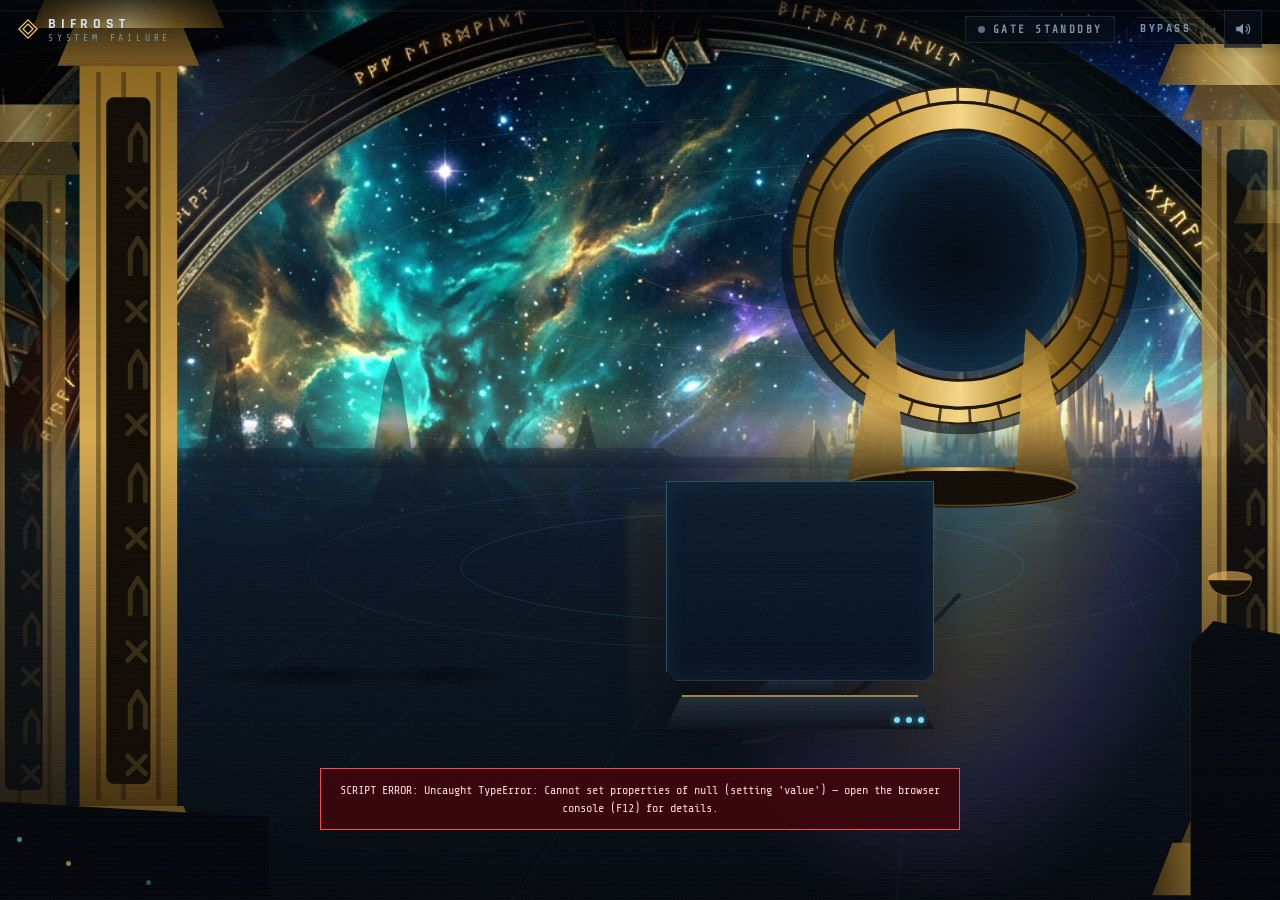
<file: vision and bifrost/bifrost.html>
<!DOCTYPE html>
<html lang="en">

<head>
    <meta charset="UTF-8">
    <meta name="viewport" content="width=device-width, initial-scale=1">
    <title>BIFROST: SYSTEM FAILURE</title>
    <!-- Fonts are progressive enhancement only; full fallback stacks are defined and the game works fully offline -->
    <link rel="preconnect" href="https://fonts.googleapis.com">
    <link
        href="https://fonts.googleapis.com/css2?family=Cinzel:wght@500;700;900&family=Rajdhani:wght@500;600;700&family=Share+Tech+Mono&display=swap"
        rel="stylesheet">
    <script>
        /* Safety net: if any later script fails to parse or run, show a visible error instead of a black screen */
        window.addEventListener('error', function (e) {
            var f = document.getElementById('fatal');
            if (!f) return;
            f.textContent = 'SCRIPT ERROR: ' + (e.message || 'unknown') + ' — open the browser console (F12) for details.';
            f.classList.add('on');
        });
    </script>

    <style>
        /* ============================================================
   SECTION 1 — DESIGN TOKENS & BASE
   ============================================================ */
        :root {
            --bg: #04080e;
            --panel: #0a141e;
            --panel2: #0d1a28;
            --holo: #6fe0ff;
            --ink: #cfe0ec;
            --ink-dim: #7d95a6;
            --red: #ff4655;
            --gold: #ffcf5f;
            --gold-deep: #d9a441;
            --green: #5cf5a6;
            --line: rgba(140, 180, 210, .14);
            --font-d: 'Cinzel', 'Palatino Linotype', Georgia, serif;
            --font-u: 'Rajdhani', 'Trebuchet MS', 'Segoe UI', sans-serif;
            --font-m: 'Share Tech Mono', ui-monospace, 'Cascadia Mono', Consolas, monospace;
        }

        * {
            box-sizing: border-box;
            margin: 0;
            padding: 0
        }

        html,
        body {
            height: 100%;
            background: var(--bg);
            overflow: hidden
        }

        body {
            font-family: var(--font-u);
            color: var(--ink)
        }

        button {
            font-family: inherit;
            color: inherit;
            background: none;
            border: 0;
            cursor: pointer
        }

        :focus-visible {
            outline: 1px solid var(--holo);
            outline-offset: 2px
        }

        #app {
            position: fixed;
            inset: 0;
            overflow: hidden;
            background: var(--bg);
            user-select: none;
            -webkit-user-select: none
        }

        #debug,
        #debug * {
            user-select: text
        }

        #fatal {
            position: fixed;
            left: 50%;
            bottom: 70px;
            transform: translateX(-50%);
            z-index: 99;
            display: none;
            max-width: 80vw;
            padding: 12px 18px;
            background: rgba(60, 8, 14, .95);
            border: 1px solid var(--red);
            color: #ffd9dc;
            font: 12px/1.5 var(--font-m);
            pointer-events: none;
            text-align: center
        }

        #fatal.on {
            display: block
        }

        /* ============================================================
   SECTION 2 — STAGE SYSTEM  (#app.st-XXXX drives emphasis)
   ============================================================ */
        #app.st-debug #scene {
            filter: brightness(.55) saturate(.85)
        }

        #app.st-bifrost #console {
            filter: brightness(1.12)
        }

        #app.st-open #scene-tint,
        #app.st-complete #scene-tint {
            opacity: 1
        }

        #app.st-open .vbeam,
        #app.st-complete .vbeam {
            transform: translate(-50%, -50%) scaleY(1);
            opacity: .8
        }

        #app.st-open #beam {
            opacity: 1;
            animation: beamIn 1.4s steps(7) both
        }

        #app.st-complete #beam {
            opacity: 1
        }

        #app.st-activating .cable-glow,
        #app.st-open .cable-glow {
            stroke: rgba(111, 224, 255, .85);
            animation: dashFlow 1s linear infinite
        }

        #app.st-failure #gate-wrap .gate-glow {
            background: radial-gradient(circle, rgba(255, 70, 85, .35), transparent 65%);
            animation: glowFlick .5s steps(3) 3
        }

        #app.glitching #scene {
            animation: powerDip .85s steps(4)
        }

        #app.glitching .ov-glitch i {
            animation: gbar .9s steps(6) both
        }

        #app.glitching .ov-glitch i:nth-child(2) {
            animation-delay: .08s
        }

        #app.glitching .ov-glitch i:nth-child(3) {
            animation-delay: .16s
        }

        #dialogue {
            opacity: 1;
            transition: opacity .45s, transform .45s
        }

        #app.st-boot #dialogue,
        #app.st-debug #dialogue,
        #app.st-activating #dialogue,
        #app.st-complete #dialogue {
            opacity: 0;
            pointer-events: none;
            transform: translateX(-50%) translateY(14px)
        }

        /* ============================================================
   SECTION 3 — CAMERA, SCENE & PARALLAX LAYERS
   ============================================================ */
        #camera {
            position: absolute;
            inset: 0
        }

        #scene {
            position: absolute;
            inset: 0;
            overflow: hidden;
            background: var(--bg);
            transition: filter .6s
        }

        .layer {
            position: absolute;
            inset: 0;
            pointer-events: none;
            will-change: transform
        }

        /* --- back layer : sky, stars, distant city --- */
        .l-back .fill {
            position: absolute;
            inset: -70px;
            background:
                radial-gradient(70% 18% at 50% 52%, rgba(120, 90, 40, .22), transparent 75%),
                radial-gradient(90% 70% at 74% 30%, rgba(20, 60, 90, .32), transparent 62%),
                radial-gradient(60% 45% at 18% 16%, rgba(40, 70, 110, .26), transparent 65%),
                linear-gradient(180deg, #02060d 0%, #061021 38%, #0b1c30 50%, #10283e 54%, #0a1626 62%, #060d18 100%)
        }

        .l-back .bg-art {
            position: absolute;
            inset: -40px;
            background: url('images/bifrost_bg.jpg') center bottom / cover no-repeat;
            opacity: 1;
            filter: contrast(1.15) brightness(1.05);
            pointer-events: none;
        }

        .prismatic-haze {
            position: absolute;
            left: 0;
            right: 0;
            bottom: 45%;
            height: 20%;
            background: linear-gradient(90deg, 
                rgba(255, 70, 85, .15) 0%, 
                rgba(255, 185, 94, .18) 18%, 
                rgba(255, 207, 95, .22) 36%, 
                rgba(92, 245, 166, .2) 54%, 
                rgba(111, 224, 255, .25) 72%, 
                rgba(181, 124, 255, .2) 100%);
            mix-blend-mode: screen;
            filter: blur(14px);
            opacity: .8;
            animation: rainbowShimmer 10s ease-in-out infinite alternate;
            pointer-events: none;
        }

        @keyframes rainbowShimmer {
            0% { opacity: .6; filter: blur(14px) hue-rotate(0deg); }
            100% { opacity: .9; filter: blur(18px) hue-rotate(25deg); }
        }

        .planet {
            position: absolute;
            left: 7%;
            top: 5%;
            width: min(26vw, 360px);
            aspect-ratio: 1;
            border-radius: 50%;
            background: radial-gradient(circle at 38% 34%, rgba(150, 190, 225, .20), rgba(90, 120, 170, .09) 55%, transparent 72%);
            filter: blur(2px)
        }

        .nebula {
            position: absolute;
            border-radius: 50%;
            filter: blur(34px)
        }

        .n1 {
            left: 46%;
            top: 3%;
            width: 46vw;
            height: 15vw;
            background: radial-gradient(closest-side, rgba(60, 150, 200, .13), transparent)
        }

        .n2 {
            left: 18%;
            top: 24%;
            width: 32vw;
            height: 10vw;
            background: radial-gradient(closest-side, rgba(190, 150, 80, .10), transparent)
        }

        .stars {
            position: absolute;
            inset: 0;
            width: 100%;
            height: 100%
        }

        .tw {
            animation: twinkle 3.2s ease-in-out infinite
        }

        .tw:nth-child(3n) {
            animation-delay: 1.1s
        }

        .tw:nth-child(5n) {
            animation-delay: 2s
        }

        .haze {
            position: absolute;
            left: 0;
            right: 0;
            bottom: 47%;
            height: 16%;
            background: radial-gradient(60% 100% at 55% 100%, rgba(255, 186, 92, .14), transparent 75%)
        }

        .skyline {
            position: absolute;
            left: 0;
            right: 0;
            bottom: 48%;
            width: 100%;
            height: 26%;
            opacity: .4;
        }

        /* --- floor layer --- */
        .l-floor .fill {
            position: absolute;
            left: -70px;
            right: -70px;
            bottom: -70px;
            top: 47%;
            background: linear-gradient(180deg, rgba(16, 31, 48, .82) 0%, #0b1624 24%, #081019 60%, #04070c 100%);
            -webkit-mask-image: linear-gradient(180deg, transparent 0%, black 8%);
            mask-image: linear-gradient(180deg, transparent 0%, black 8%);
        }

        .refl-rainbow {
            position: absolute;
            left: 52%;
            top: 47%;
            width: 42%;
            height: 52%;
            background: radial-gradient(ellipse at 50% 0%, rgba(111, 224, 255, .28), rgba(255, 207, 95, .18) 35%, rgba(181, 124, 255, .12) 55%, transparent 75%);
            filter: blur(14px);
            mix-blend-mode: screen;
            pointer-events: none;
        }

        .floor-arcs {
            position: absolute;
            inset: 0;
            width: 100%;
            height: 100%
        }

        .refl-gate {
            position: absolute;
            left: 66%;
            top: 12%;
            width: 18%;
            height: 64%;
            background: linear-gradient(180deg, rgba(96, 216, 255, .12), rgba(96, 216, 255, .03) 60%, transparent);
            filter: blur(6px);
            clip-path: polygon(30% 0, 70% 0, 100% 100%, 0 100%)
        }

        .refl-console {
            position: absolute;
            left: 49%;
            top: 56%;
            width: 24%;
            height: 40%;
            background: linear-gradient(180deg, rgba(255, 207, 95, .08), transparent 70%);
            filter: blur(5px)
        }

        /* --- mid layer : pillars, cables, runway, gate, console --- */
        .pillar {
            position: absolute
        }

        .p-back {
            left: -5%;
            bottom: -4%;
            height: min(96vh, 130vw);
            opacity: .5
        }

        .p-main {
            left: 2%;
            bottom: -6%;
            height: min(112vh, 150vw)
        }

        .p-right {
            left: 90%;
            bottom: -5%;
            height: min(104vh, 140vw);
            opacity: .8
        }

        .p-far {
            left: 96%;
            bottom: -2%;
            height: min(84vh, 110vw);
            opacity: .35
        }

        .pillar svg {
            display: block;
            width: auto;
            height: 100%
        }

        .cables {
            position: absolute;
            inset: 0;
            width: 100%;
            height: 100%
        }

        .cable-glow {
            stroke: rgba(111, 224, 255, 0);
            stroke-dasharray: 3 6
        }

        #runway {
            position: absolute;
            inset: 0
        }

        #beam {
            position: absolute;
            height: 28px;
            margin-top: -14px;
            width: 0;
            transform-origin: 0 50%;
            opacity: 0;
            pointer-events: none;
            transition: opacity 1.2s;
            background: linear-gradient(90deg, rgba(200, 244, 255, .95), rgba(111, 224, 255, .5) 30%, rgba(255, 207, 95, .22) 72%, transparent)
        }

        #beam::before {
            content: '';
            position: absolute;
            inset: -16px 0;
            background: radial-gradient(50% 50% at 30% 50%, rgba(120, 220, 255, .3), transparent 72%)
        }

        #beam::after {
            content: '';
            position: absolute;
            left: 0;
            top: 50%;
            height: 3px;
            width: 100%;
            transform: translateY(-50%);
            background: linear-gradient(90deg, #fff, rgba(255, 255, 255, 0) 90%)
        }

        #beam .shim {
            position: absolute;
            inset: 0;
            display: block;
            background: repeating-linear-gradient(90deg, transparent 0 26px, rgba(255, 255, 255, .16) 26px 34px);
            animation: shimMove .7s linear infinite
        }

        #gate-wrap {
            position: absolute;
            left: 60%;
            top: 6%;
            width: clamp(240px, 30vw, 430px)
        }

        #gate-wrap svg {
            position: relative;
            z-index: 1;
            display: block;
            width: 100%;
            height: auto
        }

        .gate-glow {
            position: absolute;
            inset: -36%;
            border-radius: 50%;
            filter: blur(5px);
            opacity: .55;
            background: radial-gradient(circle, rgba(90, 214, 255, .30), rgba(90, 214, 255, .08) 45%, transparent 68%);
            transition: opacity 1.4s, background 1.4s
        }

        #gate.g-charging~.gate-glow {
            background: radial-gradient(circle, rgba(255, 206, 110, .38), rgba(255, 206, 110, .1) 45%, transparent 68%);
            opacity: .85;
            animation: breathe2 2.2s ease-in-out infinite
        }

        #gate.g-open~.gate-glow {
            background: radial-gradient(circle, rgba(160, 235, 255, .5), rgba(255, 206, 110, .14) 50%, transparent 70%);
            opacity: 1
        }

        .vbeam {
            position: absolute;
            left: 50%;
            top: 44%;
            width: 32%;
            height: 340%;
            pointer-events: none;
            mix-blend-mode: screen;
            transform: translate(-50%, -50%) scaleY(0);
            opacity: 0;
            filter: blur(2px);
            background: linear-gradient(180deg, transparent, rgba(180, 240, 255, .75) 30%, rgba(255, 255, 255, .95) 50%, rgba(180, 240, 255, .75) 70%, transparent);
            transition: transform 1.2s ease, opacity 1s ease
        }

        .ringrunes,
        .sw-a,
        .sw-b {
            transform-box: view-box;
            transform-origin: 210px 220px
        }

        #gate.g-charging .ringrunes,
        #gate.g-open .ringrunes {
            animation: spin 26s linear infinite
        }

        #gate.g-open .sw-a {
            animation: spin 7s linear infinite
        }

        #gate.g-open .sw-b {
            animation: spin 5s linear infinite reverse
        }

        #gate.g-charging #gate-swirl {
            opacity: .4
        }

        #gate.g-open #gate-swirl {
            opacity: 1;
            transition: opacity .8s
        }

        #gate.g-charging #gate-core {
            opacity: .15
        }

        #gate.g-open #gate-core {
            opacity: 1;
            transition: opacity .9s
        }

        #gate.g-open .gring {
            filter: drop-shadow(0 0 16px rgba(255, 207, 95, .5))
        }

        .conduit {
            stroke: rgba(111, 224, 255, .12);
            stroke-width: 2;
            fill: none;
            stroke-dasharray: 4 6
        }

        #gate.g-charging .conduit {
            stroke: rgba(140, 235, 255, .9);
            animation: dashFlow 1s linear infinite
        }

        /* Runes (pillars / gate ring / runway share this styling) */
        .rune path {
            fill: none;
            stroke: rgba(255, 207, 95, .16);
            stroke-width: 2;
            stroke-linecap: round;
            transition: stroke .5s, filter .5s
        }

        .rune.lit path {
            stroke: var(--gold);
            filter: drop-shadow(0 0 3px rgba(255, 207, 95, .9))
        }

        .rw {
            position: absolute;
            overflow: visible
        }

        /* --- Bifrost control console --- */
        #console {
            position: absolute;
            left: 52%;
            bottom: 19%;
            width: clamp(210px, 21vw, 300px);
            z-index: 3;
            pointer-events: auto;
            filter: drop-shadow(0 18px 30px rgba(0, 0, 0, .45)) brightness(1);
            transition: filter .8s
        }

        .c-screen {
            position: relative;
            background: linear-gradient(180deg, #0b1a29, #071120);
            border: 1px solid rgba(111, 224, 255, .3);
            border-bottom-color: rgba(111, 224, 255, .15);
            padding: 13px 15px 15px;
            min-height: 200px;
            font-family: var(--font-m);
            box-shadow: inset 0 0 26px rgba(111, 224, 255, .07), 0 0 26px rgba(111, 224, 255, .08);
            clip-path: polygon(0 0, 100% 0, 100% calc(100% - 10px), calc(100% - 10px) 100%, 10px 100%, 0 calc(100% - 10px))
        }

        .c-screen::after {
            content: '';
            position: absolute;
            inset: 0;
            pointer-events: none;
            opacity: .5;
            background: repeating-linear-gradient(0deg, rgba(255, 255, 255, .025) 0 1px, transparent 1px 3px)
        }

        .c-screen h3 {
            margin: 0 0 9px;
            font: 600 12.5px/1.3 var(--font-u);
            letter-spacing: .22em;
            color: var(--holo);
            border-bottom: 1px solid rgba(111, 224, 255, .25);
            padding-bottom: 8px
        }

        .c-row {
            display: flex;
            justify-content: space-between;
            gap: 8px;
            font-size: 11.5px;
            letter-spacing: .08em;
            color: var(--ink-dim);
            padding: 3px 0
        }

        .c-row b {
            font-weight: 600
        }

        .v-ok {
            color: var(--green)
        }

        .v-warn {
            color: var(--gold)
        }

        .v-err {
            color: var(--red)
        }

        .v-dim {
            color: var(--ink-dim)
        }

        .v-gold {
            color: var(--gold)
        }

        .c-action {
            margin-top: 13px;
            width: 100%;
            padding: 12px 8px;
            background: rgba(111, 224, 255, .08);
            border: 1px solid var(--holo);
            color: var(--holo);
            font: 700 12.5px var(--font-u);
            letter-spacing: .26em;
            transition: background .25s, box-shadow .25s;
            clip-path: polygon(8px 0, 100% 0, 100% calc(100% - 8px), calc(100% - 8px) 100%, 0 100%, 0 8px)
        }

        .c-action:hover {
            background: rgba(111, 224, 255, .18);
            box-shadow: 0 0 18px rgba(111, 224, 255, .25)
        }

        .c-action.pulse {
            animation: actPulse 1.5s ease-in-out infinite
        }

        .c-charge {
            display: flex;
            align-items: baseline;
            gap: 4px;
            justify-content: center;
            padding: 12px 0 8px;
            color: var(--gold)
        }

        .c-charge b {
            font-size: 38px;
            font-weight: 400
        }

        .c-charge span {
            font-size: 14px;
            color: var(--ink-dim)
        }

        .console.state-failed .c-screen {
            box-shadow: inset 0 0 26px rgba(255, 70, 85, .12);
            animation: consoleGlitch 1.3s steps(4) both
        }

        .console.state-failed h3 {
            color: var(--red);
            border-bottom-color: rgba(255, 70, 85, .35)
        }

        .c-neck {
            width: 34%;
            height: 14px;
            margin: 0 auto;
            background: linear-gradient(180deg, #1b2430, #0d131c);
            clip-path: polygon(15% 0, 85% 0, 100% 100%, 0 100%)
        }

        .c-base {
            position: relative;
            height: 34px;
            background: linear-gradient(180deg, #232f3d, #0c1119);
            clip-path: polygon(6% 0, 94% 0, 100% 100%, 0 100%)
        }

        .c-base::before {
            content: '';
            position: absolute;
            top: 0;
            left: 6%;
            right: 6%;
            height: 2px;
            background: var(--gold-deep);
            opacity: .7
        }

        .c-lights {
            position: absolute;
            right: 10px;
            bottom: 6px;
            display: flex;
            gap: 6px
        }

        .c-lights i {
            width: 6px;
            height: 6px;
            border-radius: 50%;
            background: #33424f
        }

        .console.state-boot .c-lights i,
        .console.state-control .c-lights i {
            background: var(--holo);
            box-shadow: 0 0 6px rgba(111, 224, 255, .8)
        }

        .console.state-failed .c-lights i {
            background: var(--red);
            box-shadow: 0 0 6px rgba(255, 70, 85, .9);
            animation: blink .7s steps(2) infinite
        }

        .console.state-restored .c-lights i,
        .console.state-open .c-lights i {
            background: var(--green);
            box-shadow: 0 0 6px rgba(92, 245, 166, .8)
        }

        .console.state-charging .c-lights i {
            background: var(--gold);
            box-shadow: 0 0 6px rgba(255, 207, 95, .8);
            animation: blink .5s steps(2) infinite
        }

        .console.cascade .c-lights i {
            animation: cascade .9s ease
        }

        .console.cascade .c-lights i:nth-child(2) {
            animation-delay: .15s
        }

        .console.cascade .c-lights i:nth-child(3) {
            animation-delay: .3s
        }

        /* --- characters (movie-grade vector art + layered idle motion) --- */
        .char {
            position: absolute;
            bottom: 25%;
            height: clamp(230px, 44vh, 340px);
            animation: figureFloat 7s ease-in-out infinite
        }

        #char-thor {
            left: 14%;
            aspect-ratio: 230/480
        }

        #char-loki {
            left: 29%;
            aspect-ratio: 210/480
        }

        .char::before {
            content: '';
            position: absolute;
            bottom: -3%;
            left: 8%;
            right: 8%;
            height: 6%;
            background: radial-gradient(ellipse at center, rgba(0, 0, 0, .5), transparent 70%)
        }

        .poser {
            width: 100%;
            height: 100%;
            transform: translate(var(--walk, 0px), var(--walk-y, 0px));
            transition: transform 1.5s cubic-bezier(.3, .7, .25, 1), opacity 1.2s ease
        }

        .char:not(.in) .poser {
            transform: translate(-46px, 26px);
            opacity: 0
        }

        .char.at-console .poser,
        .char.aside .poser,
        .char.face-gate .poser {
            transition-duration: 2.6s, 1.2s
        }

        #char-thor.at-console {
            --walk-y: -2vh
        }

        #char-loki.aside {
            --walk: -5vw
        }

        #char-thor.face-gate .poser {
            transform: translate(calc(var(--walk, 0px) + 3vw), var(--walk-y, 0px)) scaleX(-1);
        }

        #char-loki.face-gate .poser {
            --walk: 1.5vw;
            transform: translate(var(--walk, 0px), var(--walk-y, 0px)) scaleX(-1);
        }

        .char.walking .poser {
            animation: strideBob .46s ease-in-out infinite alternate;
        }

        @keyframes strideBob {
            0% {
                transform: translate(var(--walk, 0px), var(--walk-y, 0px)) translateY(0);
            }
            100% {
                transform: translate(var(--walk, 0px), var(--walk-y, 0px)) translateY(-8px);
            }
        }

        .char.speaking .poser {
            filter: drop-shadow(0 0 16px rgba(255, 207, 95, .65));
        }

        #char-loki.speaking .poser {
            filter: drop-shadow(0 0 16px rgba(92, 245, 166, .65));
        }

        .char svg {
            width: 100%;
            height: 100%;
            transform-origin: 50% 92%;
            transition: transform 1.2s ease;
            animation: lightPulse 9s ease-in-out infinite
        }

        .char.face-gate svg {
            transform: rotate(3deg)
        }

        .char.walking svg {
            animation: lightPulse 9s ease-in-out infinite, stride .46s ease-in-out infinite
        }

        .g-cape {
            transform-box: fill-box;
            transform-origin: 50% 8%;
            animation: capeSway 5.4s ease-in-out infinite
        }

        .g-cape-b {
            transform-box: fill-box;
            transform-origin: 50% 6%;
            animation: capeSweep 5.8s ease-in-out infinite
        }

        .g-cape-f {
            transform-box: fill-box;
            transform-origin: 50% 20%;
            animation: capeSweepF 5.8s ease-in-out infinite
        }

        .g-body {
            transform-box: fill-box;
            transform-origin: 50% 92%;
            animation: breathe 4.4s ease-in-out infinite
        }

        .g-head {
            transform-box: fill-box;
            transform-origin: 50% 90%;
            animation: headTilt 7.3s ease-in-out infinite
        }

        .g-arm-l {
            transform-box: fill-box;
            transform-origin: 50% 8%;
            animation: armSway 6.6s ease-in-out infinite
        }

        .g-arm-r {
            transform-box: fill-box;
            transform-origin: 50% 8%;
            animation: armSway 7.3s ease-in-out infinite reverse
        }

        .g-rim {
            animation: rimPulse 6s ease-in-out infinite
        }

        #char-thor .g-cape {
            animation-duration: 6.2s
        }

        #char-thor .g-cape-b {
            animation-duration: 6.8s
        }

        #char-loki .g-cape {
            animation-duration: 4.6s
        }

        #char-loki .g-cape-b {
            animation-duration: 4.9s
        }

        /* --- front layer framing --- */
        .fm {
            position: absolute;
            pointer-events: none
        }

        .fm-block {
            left: -3%;
            bottom: -4%;
            width: 24vw;
            height: 15vh;
            background: #04070c;
            border-top: 1px solid rgba(217, 164, 65, .25);
            clip-path: polygon(0 30%, 8% 0, 100% 12%, 100% 100%, 0 100%)
        }

        .fm-block i {
            position: absolute;
            width: 5px;
            height: 5px;
            border-radius: 50%;
            background: var(--holo);
            top: 26%;
            left: 18%;
            opacity: .7;
            animation: blink 3.2s infinite
        }

        .fm-block i:nth-child(2) {
            left: 34%;
            top: 44%;
            background: var(--gold);
            animation-delay: 1.2s
        }

        .fm-block i:nth-child(3) {
            left: 60%;
            top: 58%;
            background: var(--holo);
            animation-delay: 2.1s;
            opacity: .4
        }

        .fm-slab {
            right: -2%;
            bottom: -3%;
            width: 9vw;
            min-width: 60px;
            height: 34vh;
            background: linear-gradient(180deg, #060a10, #030509);
            clip-path: polygon(20% 0, 100% 6%, 100% 100%, 0 100%, 0 8%);
            border-left: 1px solid rgba(217, 164, 65, .18)
        }

        .fm-brazier {
            right: 1.6%;
            bottom: calc(34vh - 12px);
            width: 60px;
            height: 44px
        }

        .fm-brazier .flame {
            animation: flamePulse 3.6s ease-in-out infinite;
            transform-origin: 30px 18px
        }

        /* --- scene overlays / canvas / tint --- */
        #fx {
            position: absolute;
            inset: 0;
            z-index: 6;
            pointer-events: none
        }

        #scene-tint {
            position: absolute;
            inset: 0;
            z-index: 7;
            pointer-events: none;
            opacity: 0;
            transition: opacity 2.2s;
            background:
                radial-gradient(60% 55% at 74% 34%, rgba(120, 225, 255, .13), transparent 65%),
                radial-gradient(90% 80% at 74% 40%, rgba(255, 199, 90, .10), transparent 70%),
                linear-gradient(180deg, rgba(10, 30, 45, .25), transparent 40%, rgba(30, 20, 5, .18))
        }

        .ov {
            position: absolute;
            inset: 0;
            pointer-events: none
        }

        .ov-vig {
            z-index: 8;
            background: radial-gradient(120% 90% at 50% 42%, transparent 55%, rgba(2, 5, 9, .55) 100%)
        }

        .ov-scan {
            z-index: 9;
            background: repeating-linear-gradient(0deg, rgba(255, 255, 255, .022) 0 1px, transparent 1px 3px);
            opacity: .6
        }

        .ov-glitch {
            z-index: 10
        }

        .ov-glitch i {
            position: absolute;
            left: 0;
            right: 0;
            height: 2px;
            background: rgba(111, 224, 255, .35);
            opacity: 0;
            box-shadow: 0 0 12px rgba(111, 224, 255, .5)
        }

        .ov-glitch i:nth-child(1) {
            top: 24%
        }

        .ov-glitch i:nth-child(2) {
            top: 47%;
            height: 5px;
            background: rgba(255, 70, 85, .3)
        }

        .ov-glitch i:nth-child(3) {
            top: 71%;
            height: 1px
        }

        #flash {
            position: absolute;
            inset: 0;
            z-index: 11;
            background: #eaf9ff;
            opacity: 0;
            pointer-events: none
        }

        .ov-grain {
            position: fixed;
            inset: 0;
            z-index: 40;
            opacity: .05;
            pointer-events: none;
            background-image: url("data:image/svg+xml;utf8,<svg xmlns='http://www.w3.org/2000/svg' width='160' height='160'><filter id='n'><feTurbulence type='fractalNoise' baseFrequency='0.85' numOctaves='2' stitchTiles='stitch'/></filter><rect width='160' height='160' filter='url(%23n)' opacity='0.55'/></svg>");
            background-size: 160px
        }

        .lbx {
            position: fixed;
            left: 0;
            right: 0;
            height: 9vh;
            background: #010308;
            z-index: 42;
            pointer-events: none;
            transform: translateY(-101%);
            transition: transform 1s cubic-bezier(.75, 0, .25, 1)
        }

        .lbx-bot {
            top: auto;
            bottom: 0;
            transform: translateY(101%)
        }

        #app.cine .lbx {
            transform: none
        }

        /* ============================================================
   SECTION 4 — HUD / TITLE / PROGRESS / BANNER / DIALOGUE
   ============================================================ */
        #hud {
            position: fixed;
            top: 0;
            left: 0;
            right: 0;
            z-index: 44;
            display: flex;
            justify-content: space-between;
            align-items: center;
            padding: 10px 18px;
            background: linear-gradient(180deg, rgba(3, 7, 12, .75), transparent);
            pointer-events: none
        }

        .hud-id {
            display: flex;
            gap: 10px;
            align-items: center
        }

        .sigil {
            width: 20px;
            height: 20px;
            color: var(--gold);
            flex: none
        }

        .hud-id b {
            display: block;
            font: 700 14px var(--font-u);
            letter-spacing: .34em
        }

        .hud-id span {
            display: block;
            font: 400 9.5px var(--font-m);
            letter-spacing: .4em;
            color: var(--ink-dim)
        }

        .hud-right {
            display: flex;
            gap: 12px;
            align-items: center;
            pointer-events: auto
        }

        .hud-chip {
            display: flex;
            align-items: center;
            gap: 8px;
            padding: 6px 12px;
            border: 1px solid var(--line);
            background: rgba(8, 17, 26, .7);
            font: 600 11px var(--font-m);
            letter-spacing: .22em;
            color: var(--ink-dim)
        }

        .hud-chip .dot {
            width: 7px;
            height: 7px;
            border-radius: 50%;
            background: var(--holo)
        }

        .hud-chip.holo .dot {
            background: var(--holo);
            box-shadow: 0 0 8px rgba(111, 224, 255, .8)
        }

        .hud-chip.ok .dot {
            background: var(--green);
            box-shadow: 0 0 8px rgba(92, 245, 166, .8)
        }

        .hud-chip.err .dot {
            background: var(--red);
            box-shadow: 0 0 8px rgba(255, 70, 85, .8)
        }

        .hud-chip.warn .dot {
            background: var(--gold);
            box-shadow: 0 0 8px rgba(255, 207, 95, .8)
        }

        .hud-chip.gold .dot {
            background: var(--gold);
            box-shadow: 0 0 8px rgba(255, 207, 95, .8)
        }

        .hud-chip.dim .dot {
            background: #5b7183
        }

        #btn-mute {
            width: 38px;
            height: 38px;
            display: grid;
            place-items: center;
            background: rgba(8, 17, 26, .7);
            border: 1px solid var(--line);
            color: var(--ink-dim);
            transition: color .25s
        }

        #btn-mute:hover {
            color: var(--holo)
        }

        #btn-mute svg {
            width: 18px;
            height: 18px
        }

        #btn-mute .on-i {
            display: none
        }

        #btn-mute.muted .on-i {
            display: block
        }

        #btn-mute.muted .off-i {
            display: none
        }

        #title-card {
            position: fixed;
            inset: 0;
            z-index: 50;
            display: grid;
            place-items: center;
            pointer-events: none
        }

        .tc-inner {
            text-align: center;
            opacity: 0;
            transform: translateY(10px);
            transition: opacity 1.1s ease, transform 1.1s ease
        }

        #title-card.show .tc-inner {
            opacity: 1;
            transform: none
        }

        .tc-kicker {
            font: 400 11px var(--font-m);
            letter-spacing: .5em;
            color: var(--ink-dim);
            margin-bottom: 18px
        }

        #title-card h1 {
            font: 900 clamp(52px, 10vw, 120px)/1 var(--font-d);
            letter-spacing: .3em;
            text-indent: .3em;
            color: #f0dda8;
            filter: blur(10px);
            transition: letter-spacing 2.4s ease, text-indent 2.4s ease, filter 1.4s ease
        }

        #title-card.show h1 {
            letter-spacing: .14em;
            text-indent: .14em;
            filter: blur(0)
        }

        .tc-sub {
            display: flex;
            align-items: center;
            gap: 16px;
            justify-content: center;
            margin-top: 16px;
            color: var(--gold);
            font: 700 clamp(12px, 1.4vw, 16px) var(--font-u);
            letter-spacing: .6em;
            text-indent: .6em
        }

        .tc-sub i {
            display: block;
            width: min(120px, 14vw);
            height: 1px;
            background: linear-gradient(90deg, transparent, rgba(255, 207, 95, .6))
        }

        .tc-sub i:last-child {
            transform: scaleX(-1)
        }

        #progress {
            position: fixed;
            left: 50%;
            top: 12%;
            transform: translateX(-50%);
            width: min(420px, 80vw);
            text-align: center;
            opacity: 0;
            transition: opacity .5s;
            z-index: 26;
            pointer-events: none
        }

        #progress.on {
            opacity: 1
        }

        #progress-label {
            font: 600 15px var(--font-m);
            letter-spacing: .3em;
            color: var(--gold);
            text-shadow: 0 2px 12px rgba(0, 0, 0, .8)
        }

        #progress .bar {
            height: 3px;
            background: rgba(255, 207, 95, .15);
            margin-top: 10px
        }

        #progress-fill {
            display: block;
            height: 100%;
            width: 0;
            background: linear-gradient(90deg, var(--holo), var(--gold));
            box-shadow: 0 0 8px rgba(255, 207, 95, .6);
            transition: width .8s ease
        }

        #banner {
            position: fixed;
            left: 50%;
            top: 34%;
            transform: translateX(-50%);
            z-index: 26;
            text-align: center;
            pointer-events: none;
            display: grid;
            gap: 14px;
            width: 100vw
        }

        #banner .b-line {
            font: 700 clamp(15px, 2.2vw, 26px) var(--font-d);
            letter-spacing: .34em;
            text-indent: .34em;
            color: #efdfae;
            text-shadow: 0 2px 14px rgba(0, 0, 0, .85);
            opacity: 0;
            transform: translateY(12px);
            transition: opacity .7s ease, transform .7s ease
        }

        #banner.on .b-line {
            opacity: 1;
            transform: none
        }

        #banner.on .b-line:nth-child(2) {
            transition-delay: .45s
        }

        #dialogue {
            position: fixed;
            left: 50%;
            bottom: 18px;
            transform: translateX(-50%);
            width: min(760px, 94vw);
            z-index: 24;
            cursor: pointer
        }

        .d-frame {
            position: relative;
            background: rgba(8, 17, 26, .92);
            border: 1px solid var(--line);
            padding: 16px 20px 14px;
            backdrop-filter: blur(6px);
            clip-path: polygon(14px 0, 100% 0, 100% calc(100% - 14px), calc(100% - 14px) 100%, 0 100%, 0 14px)
        }

        .d-frame::before {
            content: '';
            position: absolute;
            top: 0;
            left: 14px;
            right: 14px;
            height: 1px;
            background: linear-gradient(90deg, transparent, rgba(255, 207, 95, .55), transparent)
        }

        .d-layout {
            display: flex;
            align-items: center;
            gap: 16px;
        }

        .d-body {
            flex: 1;
            min-width: 0;
        }

        .d-avatar {
            width: 68px;
            height: 68px;
            border-radius: 10px;
            flex-shrink: 0;
            background-size: cover;
            background-position: center 15%;
            background-repeat: no-repeat;
            background-color: rgba(5, 12, 20, 0.85);
            border: 2px solid rgba(140, 180, 210, .25);
            box-shadow: 0 4px 14px rgba(0, 0, 0, .5);
            transition: all .3s cubic-bezier(.2, .8, .2, 1);
        }

        .d-avatar.thor {
            background-image: url('images/thor_avatar.png');
            border-color: rgba(255, 207, 95, .8);
            box-shadow: 0 0 16px rgba(255, 207, 95, .35), 0 4px 14px rgba(0, 0, 0, .6);
        }

        .d-avatar.loki {
            background-image: url('images/loki_avatar.png');
            border-color: rgba(92, 245, 166, .8);
            box-shadow: 0 0 16px rgba(92, 245, 166, .35), 0 4px 14px rgba(0, 0, 0, .6);
        }

        .d-head {
            display: flex;
            align-items: center;
            gap: 10px;
            margin-bottom: 8px
        }

        .d-mark {
            width: 8px;
            height: 8px;
            transform: rotate(45deg);
            background: currentColor;
            flex: none
        }

        #d-name {
            font: 700 15px var(--font-u);
            letter-spacing: .3em;
            color: inherit
        }

        #d-text {
            font: 500 17px/1.55 var(--font-u);
            letter-spacing: .02em;
            color: var(--ink);
            min-height: 56px
        }

        .d-foot {
            display: flex;
            align-items: center;
            justify-content: space-between;
            margin-top: 10px;
            gap: 10px
        }

        .d-hint {
            font: 400 10px var(--font-m);
            letter-spacing: .18em;
            color: var(--ink-dim);
            opacity: .7
        }

        #btn-continue {
            display: flex;
            align-items: center;
            gap: 8px;
            padding: 9px 16px;
            border: 1px solid rgba(111, 224, 255, .5);
            color: var(--holo);
            font: 700 12px var(--font-u);
            letter-spacing: .24em;
            opacity: .35;
            transition: opacity .3s, background .25s;
            clip-path: polygon(8px 0, 100% 0, 100% calc(100% - 8px), calc(100% - 8px) 100%, 0 100%, 0 8px)
        }

        #btn-continue:hover {
            background: rgba(111, 224, 255, .1)
        }

        #btn-continue.ready {
            opacity: 1;
            animation: actPulse 1.6s ease-in-out infinite
        }

        /* ============================================================
   SECTION 5 — DEBUG OVERLAY (repair terminal)
   ============================================================ */
        #debug {
            position: fixed;
            inset: 0;
            z-index: 28;
            display: flex;
            flex-direction: column;
            background: rgba(3, 8, 14, .9);
            backdrop-filter: blur(5px);
            opacity: 0;
            transition: opacity .45s ease;
            font-family: var(--font-u);
            color: var(--ink)
        }

        #debug.on {
            opacity: 1
        }

        #debug[hidden] {
            display: none
        }

        #debug::before {
            content: '';
            position: absolute;
            inset: 0;
            pointer-events: none;
            opacity: .4;
            background: repeating-linear-gradient(0deg, rgba(255, 255, 255, .018) 0 1px, transparent 1px 4px)
        }

        #debug.jolt {
            animation: jolt .3s linear
        }

        .dbg-head {
            display: flex;
            justify-content: space-between;
            align-items: center;
            padding: 12px 18px;
            border-bottom: 1px solid var(--line)
        }

        .dbg-title {
            display: flex;
            gap: 10px;
            align-items: center;
            font: 700 14px var(--font-u);
            letter-spacing: .3em;
            color: var(--holo)
        }

        .dbg-title svg {
            width: 16px;
            height: 16px;
            flex: none
        }

        .dbg-mode {
            font: 400 11px var(--font-m);
            letter-spacing: .28em;
            color: var(--gold);
            border: 1px solid rgba(255, 207, 95, .4);
            padding: 4px 10px
        }

        .dbg-grid {
            flex: 1;
            min-height: 0;
            display: grid;
            grid-template-columns: minmax(210px, 280px) minmax(0, 1fr) minmax(250px, 340px);
            gap: 12px;
            padding: 12px 18px
        }

        .dbg-left,
        .dbg-right {
            display: flex;
            flex-direction: column;
            min-height: 0;
            gap: 12px
        }

        .dpanel {
            border: 1px solid var(--line);
            background: var(--panel);
            padding: 12px 14px
        }

        .dpanel h4 {
            margin: 0 0 8px;
            font: 700 10.5px var(--font-u);
            letter-spacing: .3em;
            color: var(--ink-dim)
        }

        .mini svg {
            width: 100%;
            max-width: 150px;
            display: block;
            margin: 0 auto
        }

        .mini text {
            font: 700 13px var(--font-m);
            letter-spacing: .2em;
            fill: var(--red)
        }

        .mini.online text {
            fill: var(--green)
        }

        .mini-dot {
            fill: var(--red);
            animation: blink 1s steps(2) infinite
        }

        .mini.online .mini-dot {
            fill: var(--green)
        }

        .diag-list {
            list-style: none;
            font: 400 12px/1.9 var(--font-m)
        }

        .diag-list li {
            display: flex;
            justify-content: space-between;
            gap: 10px
        }

        .diag-list .v-ok {
            color: var(--green)
        }

        .diag-list .v-err {
            color: var(--red)
        }

        .diag-list .v-warn {
            color: var(--gold)
        }

        .mission-status {
            font: 400 12px/1.7 var(--font-m);
            color: var(--ink-dim)
        }

        .dbg-center {
            display: flex;
            flex-direction: column;
            min-height: 0;
            border: 1px solid var(--line);
            background: var(--panel)
        }

        .editor-head {
            display: flex;
            justify-content: space-between;
            gap: 10px;
            padding: 9px 14px;
            border-bottom: 1px solid var(--line);
            font: 400 11px var(--font-m);
            letter-spacing: .16em;
            color: var(--ink-dim)
        }

        .editor-head b {
            color: var(--gold);
            font-weight: 400
        }

        .editor {
            flex: 1;
            display: flex;
            min-height: 0;
            background: #050b12
        }

        #gutter {
            width: 46px;
            flex: none;
            overflow: hidden;
            background: #071019;
            border-right: 1px solid var(--line);
            padding: 12px 8px 12px 0;
            font: 14px/24px var(--font-m);
            color: #3d5468;
            text-align: right
        }

        #gutter span {
            display: block
        }

        #code {
            flex: 1;
            min-width: 0;
            resize: none;
            border: 0;
            outline: 0;
            background: transparent;
            color: #d9e8f4;
            padding: 12px 14px;
            font: 14px/24px var(--font-m);
            white-space: pre;
            tab-size: 4
        }

        #code:focus {
            box-shadow: inset 0 0 0 1px rgba(111, 224, 255, .25)
        }

        .editor-note {
            padding: 8px 14px;
            border-top: 1px solid var(--line);
            font: 400 11.5px/1.5 var(--font-m);
            color: var(--ink-dim)
        }

        .editor-note code,
        .hints code {
            color: var(--gold)
        }

        .dbg-status {
            display: flex;
            align-items: center;
            gap: 10px;
            padding: 10px 14px;
            border: 1px solid var(--line);
            font: 700 12px var(--font-m);
            letter-spacing: .14em
        }

        .dbg-status .dot {
            width: 9px;
            height: 9px;
            border-radius: 50%;
            flex: none
        }

        .dbg-status.err {
            color: var(--red)
        }

        .dbg-status.err .dot {
            background: var(--red);
            box-shadow: 0 0 10px rgba(255, 70, 85, .7);
            animation: blink 1s steps(2) infinite
        }

        .dbg-status.ok {
            color: var(--green)
        }

        .dbg-status.ok .dot {
            background: var(--green);
            box-shadow: 0 0 10px rgba(92, 245, 166, .7)
        }

        .log-panel {
            flex: 1;
            display: flex;
            flex-direction: column;
            min-height: 0
        }

        .dbg-log {
            flex: 1;
            min-height: 120px;
            overflow-y: auto;
            border: 1px solid var(--line);
            background: #050b12;
            padding: 10px 12px;
            font: 12px/1.8 var(--font-m)
        }

        .dbg-log::-webkit-scrollbar {
            width: 8px
        }

        .dbg-log::-webkit-scrollbar-thumb {
            background: #1b2b3a
        }

        .dl {
            white-space: pre-wrap
        }

        .dl.ok {
            color: var(--green)
        }

        .dl.err {
            color: var(--red)
        }

        .hints {
            border: 1px solid rgba(255, 207, 95, .25);
            background: rgba(255, 207, 95, .04);
            padding: 10px 12px;
            font: 400 11.5px/1.7 var(--font-m);
            color: #e8d9ae;
            display: grid;
            gap: 8px
        }

        .hints .hl {
            color: var(--gold)
        }

        .dbg-foot {
            display: flex;
            gap: 12px;
            align-items: center;
            padding: 12px 18px;
            border-top: 1px solid var(--line);
            flex-wrap: wrap
        }

        .dbg-foot-status {
            margin-left: auto;
            font: 400 11px var(--font-m);
            letter-spacing: .2em;
            color: var(--ink-dim)
        }

        /* ============================================================
   SECTION 6 — SHARED BUTTONS / COMPLETE / KEYFRAMES
   ============================================================ */
        .btn {
            font: 700 13px/1 var(--font-u);
            letter-spacing: .22em;
            padding: 14px 24px;
            color: var(--holo);
            border: 1px solid rgba(111, 224, 255, .55);
            background: rgba(111, 224, 255, .07);
            transition: background .25s, box-shadow .25s;
            clip-path: polygon(10px 0, 100% 0, 100% calc(100% - 10px), calc(100% - 10px) 100%, 0 100%, 0 10px)
        }

        .btn:hover {
            background: rgba(111, 224, 255, .16);
            box-shadow: 0 0 16px rgba(111, 224, 255, .18)
        }

        .btn.gold {
            color: var(--gold);
            border-color: rgba(255, 207, 95, .55);
            background: rgba(255, 207, 95, .06)
        }

        .btn.gold:hover {
            background: rgba(255, 207, 95, .14);
            box-shadow: 0 0 16px rgba(255, 207, 95, .18)
        }

        .btn.dim {
            color: var(--ink-dim);
            border-color: var(--line);
            background: transparent
        }

        .btn.dim:hover {
            color: var(--ink);
            box-shadow: none;
            background: rgba(140, 180, 210, .06)
        }

        .btn:disabled {
            opacity: .4;
            cursor: default
        }

        #complete {
            position: fixed;
            inset: 0;
            z-index: 32;
            display: grid;
            place-items: center;
            background: rgba(3, 7, 12, .72);
            backdrop-filter: blur(3px);
            opacity: 0;
            pointer-events: none;
            transition: opacity .8s
        }

        #complete.on {
            opacity: 1;
            pointer-events: auto
        }

        .cpanel {
            width: min(480px, 92vw);
            background: rgba(10, 20, 30, .95);
            border: 1px solid rgba(255, 207, 95, .3);
            padding: 38px 34px;
            text-align: center;
            clip-path: polygon(16px 0, 100% 0, 100% calc(100% - 16px), calc(100% - 16px) 100%, 0 100%, 0 16px)
        }

        .cp-kicker {
            font: 400 10.5px var(--font-m);
            letter-spacing: .4em;
            color: var(--ink-dim);
            margin-bottom: 14px
        }

        .cpanel h2 {
            font: 700 clamp(26px, 4vw, 38px)/1.1 var(--font-d);
            letter-spacing: .2em;
            text-indent: .2em;
            color: var(--gold)
        }

        .cp-rule {
            width: 70px;
            height: 1px;
            margin: 18px auto;
            background: rgba(255, 207, 95, .5)
        }

        .cp-rows {
            list-style: none;
            display: grid;
            gap: 10px;
            margin-bottom: 16px
        }

        .cp-rows li {
            display: flex;
            align-items: center;
            justify-content: center;
            gap: 10px;
            font: 600 14px var(--font-u);
            letter-spacing: .22em;
            color: var(--ink)
        }

        .cp-rows svg {
            width: 17px;
            height: 17px;
            color: var(--green);
            flex: none
        }

        .cp-rows li:last-child svg {
            color: var(--gold)
        }

        .cp-stats {
            font: 400 11px var(--font-m);
            letter-spacing: .22em;
            color: var(--ink-dim);
            margin-bottom: 24px
        }

        @keyframes blink {
            50% {
                opacity: .25
            }
        }

        @keyframes breathe {

            0%,
            100% {
                transform: scaleY(1)
            }

            50% {
                transform: scaleY(1.012)
            }
        }

        @keyframes capeSway {

            0%,
            100% {
                transform: rotate(-.8deg)
            }

            50% {
                transform: rotate(1deg)
            }
        }

        @keyframes capeSweep {

            0%,
            100% {
                transform: rotate(-1deg) translateX(-1px)
            }

            50% {
                transform: rotate(1.2deg) translateX(1.5px)
            }
        }

        @keyframes capeSweepF {

            0%,
            100% {
                transform: rotate(.5deg)
            }

            50% {
                transform: rotate(-.6deg)
            }
        }

        @keyframes armSway {

            0%,
            100% {
                transform: rotate(-.4deg)
            }

            50% {
                transform: rotate(.55deg)
            }
        }

        @keyframes rimPulse {

            0%,
            100% {
                opacity: .75
            }

            50% {
                opacity: 1
            }
        }

        @keyframes headTilt {

            0%,
            100% {
                transform: rotate(-.6deg)
            }

            50% {
                transform: rotate(.7deg)
            }
        }

        @keyframes figureFloat {

            0%,
            100% {
                transform: translateY(0)
            }

            50% {
                transform: translateY(-2.5px)
            }
        }

        @keyframes stride {

            0%,
            100% {
                transform: rotate(-1.6deg)
            }

            50% {
                transform: rotate(1.6deg)
            }
        }

        @keyframes lightPulse {

            0%,
            100% {
                filter: brightness(1)
            }

            50% {
                filter: brightness(1.06)
            }
        }

        @keyframes spin {
            to {
                transform: rotate(360deg)
            }
        }

        @keyframes twinkle {

            0%,
            100% {
                opacity: .15
            }

            50% {
                opacity: .9
            }
        }

        @keyframes flamePulse {

            0%,
            100% {
                transform: scale(1);
                opacity: .85
            }

            50% {
                transform: scale(1.18);
                opacity: 1
            }
        }

        @keyframes glowFlick {

            0%,
            100% {
                opacity: .55
            }

            40% {
                opacity: .95
            }

            70% {
                opacity: .4
            }
        }

        @keyframes breathe2 {

            0%,
            100% {
                opacity: .7
            }

            50% {
                opacity: 1
            }
        }

        @keyframes powerDip {

            0%,
            100% {
                filter: none
            }

            25% {
                filter: brightness(.55)
            }

            50% {
                filter: brightness(.9)
            }

            75% {
                filter: brightness(.65)
            }
        }

        @keyframes gbar {
            0% {
                opacity: 0;
                transform: translateX(0)
            }

            15% {
                opacity: 1;
                transform: translateX(-40px)
            }

            30% {
                opacity: .7;
                transform: translateX(30px)
            }

            45% {
                opacity: .9;
                transform: translateX(-14px)
            }

            60% {
                opacity: .4
            }

            75% {
                opacity: .8;
                transform: translateX(18px)
            }

            100% {
                opacity: 0
            }
        }

        @keyframes consoleGlitch {
            0% {
                transform: translate(0)
            }

            20% {
                transform: translate(-3px, 1px)
            }

            40% {
                transform: translate(2px, -2px)
            }

            60% {
                transform: translate(-2px, 0)
            }

            80% {
                transform: translate(3px, 1px)
            }

            100% {
                transform: translate(0)
            }
        }

        @keyframes beamIn {
            0% {
                opacity: 0
            }

            18% {
                opacity: .9
            }

            30% {
                opacity: .2
            }

            45% {
                opacity: 1
            }

            60% {
                opacity: .5
            }

            80% {
                opacity: 1
            }

            100% {
                opacity: 1
            }
        }

        @keyframes shimMove {
            to {
                background-position: -60px 0
            }
        }

        @keyframes actPulse {

            0%,
            100% {
                box-shadow: 0 0 0 0 rgba(111, 224, 255, 0)
            }

            50% {
                box-shadow: 0 0 20px 2px rgba(111, 224, 255, .35)
            }
        }

        @keyframes dlgPop {
            from {
                opacity: .4;
                transform: translateY(8px)
            }

            to {
                opacity: 1;
                transform: none
            }
        }

        @keyframes jolt {

            0%,
            100% {
                transform: translate(0)
            }

            25% {
                transform: translate(-5px, 2px)
            }

            60% {
                transform: translate(4px, -2px)
            }
        }

        @keyframes cascade {
            0% {
                background: var(--gold);
                box-shadow: 0 0 10px rgba(255, 207, 95, .9)
            }

            100% {}
        }

        @keyframes dashFlow {
            to {
                stroke-dashoffset: -9
            }
        }

        @keyframes shakeSm {

            0%,
            100% {
                transform: none
            }

            20% {
                transform: translate(-5px, 3px)
            }

            40% {
                transform: translate(4px, -3px)
            }

            60% {
                transform: translate(-3px, -2px)
            }

            80% {
                transform: translate(3px, 2px)
            }
        }

        @keyframes shakeLg {

            0%,
            100% {
                transform: none
            }

            15% {
                transform: translate(-12px, 7px) rotate(-.3deg)
            }

            30% {
                transform: translate(11px, -8px) rotate(.3deg)
            }

            45% {
                transform: translate(-9px, -5px)
            }

            60% {
                transform: translate(10px, 6px) rotate(-.25deg)
            }

            80% {
                transform: translate(-6px, 4px)
            }
        }

        #scene.shake-sm {
            animation: shakeSm .45s linear
        }

        #scene.shake-lg {
            animation: shakeLg .7s linear
        }

        /* ============================================================
   SECTION 7 — RESPONSIVE & REDUCED MOTION
   ============================================================ */
        @media (max-width:980px) {
            #debug {
                overflow-y: auto
            }

            .dbg-grid {
                grid-template-columns: 1fr;
                overflow-y: auto
            }

            .dbg-center {
                order: 0;
                min-height: 340px
            }

            .dbg-right {
                order: 1
            }

            .dbg-left {
                order: 2
            }

            .editor {
                min-height: 220px
            }

            .dbg-log {
                max-height: 190px
            }
        }

        @media (max-width:700px) {
            .char {
                height: 34vh
            }

            #char-thor {
                left: 1%
            }

            #char-loki {
                left: 24%
            }

            #gate-wrap {
                left: 42%;
                top: auto;
                bottom: 44%;
                width: min(62vw, 50vh)
            }

            #console {
                left: 36%;
                bottom: 26%;
                width: min(58vw, 300px)
            }

            .p-back,
            .p-far,
            .fm-brazier {
                display: none
            }

            .p-main {
                left: -2%
            }

            #progress {
                top: 20%
            }

            #banner {
                top: 30%
            }

            .d-hint {
                display: none
            }

            .hud-id span {
                display: none
            }
        }

        @media (prefers-reduced-motion: reduce) {

            *,
            *::before,
            *::after {
                animation-duration: .01ms !important;
                animation-iteration-count: 1 !important;
                transition-duration: .2s !important
            }
        }
    </style>
</head>

<body>
    <div id="fatal" role="alert"></div>

    <!-- ============ SHARED SVG GRADIENT DEFS (referenced by all inline SVGs) ============ -->
    <svg width="0" height="0" style="position:absolute" aria-hidden="true" focusable="false">
        <defs>
            <!-- architecture -->
            <linearGradient id="gGold" x1="0" y1="0" x2="1" y2="0">
                <stop offset="0" stop-color="#5e4212" />
                <stop offset=".25" stop-color="#c3963c" />
                <stop offset=".5" stop-color="#f6d888" />
                <stop offset=".75" stop-color="#a97f26" />
                <stop offset="1" stop-color="#4c330c" />
            </linearGradient>
            <linearGradient id="gGoldV" x1="0" y1="0" x2="0" y2="1">
                <stop offset="0" stop-color="#8a6620" />
                <stop offset=".5" stop-color="#d8ab4e" />
                <stop offset="1" stop-color="#4c3510" />
            </linearGradient>
            <linearGradient id="gSilver" x1="0" y1="0" x2="1" y2="0">
                <stop offset="0" stop-color="#59656f" />
                <stop offset=".5" stop-color="#93a2ad" />
                <stop offset="1" stop-color="#454f59" />
            </linearGradient>
            <radialGradient id="gGlowGold">
                <stop offset="0" stop-color="rgba(255,206,110,.5)" />
                <stop offset="1" stop-color="rgba(255,206,110,0)" />
            </radialGradient>
            <radialGradient id="gApertClosed">
                <stop offset="0" stop-color="#030a12" />
                <stop offset=".62" stop-color="#071523" />
                <stop offset="1" stop-color="#0e2b41" />
            </radialGradient>
            <radialGradient id="gApertOpen">
                <stop offset="0" stop-color="#ffffff" />
                <stop offset=".3" stop-color="#c9f2ff" />
                <stop offset=".6" stop-color="#3fc9f5" />
                <stop offset=".85" stop-color="#1073ab" />
                <stop offset="1" stop-color="#0b3f61" stop-opacity="0" />
            </radialGradient>
            <!-- THOR -->
            <linearGradient id="tSkin" x1="0" y1="0" x2="0" y2="1">
                <stop offset="0" stop-color="#f3c69d" />
                <stop offset=".6" stop-color="#e0a97c" />
                <stop offset="1" stop-color="#cf9868" />
            </linearGradient>
            <linearGradient id="tHair" x1="0" y1="0" x2="0" y2="1">
                <stop offset="0" stop-color="#f2d489" />
                <stop offset=".55" stop-color="#d9ab55" />
                <stop offset="1" stop-color="#b3853a" />
            </linearGradient>
            <linearGradient id="tBeard" x1="0" y1="0" x2="0" y2="1">
                <stop offset="0" stop-color="#b3873c" />
                <stop offset="1" stop-color="#7c5a24" />
            </linearGradient>
            <linearGradient id="tCape" x1="0" y1="0" x2="0" y2="1">
                <stop offset="0" stop-color="#d5473a" />
                <stop offset=".55" stop-color="#a52618" />
                <stop offset="1" stop-color="#6e140c" />
            </linearGradient>
            <linearGradient id="tSteel" x1="0" y1="0" x2="0" y2="1">
                <stop offset="0" stop-color="#8b98a5" />
                <stop offset=".5" stop-color="#5a6673" />
                <stop offset="1" stop-color="#38414c" />
            </linearGradient>
            <linearGradient id="tLeather" x1="0" y1="0" x2="0" y2="1">
                <stop offset="0" stop-color="#343b46" />
                <stop offset=".6" stop-color="#262c35" />
                <stop offset="1" stop-color="#171c23" />
            </linearGradient>
            <radialGradient id="discR">
                <stop offset="0" stop-color="#eef3f7" />
                <stop offset=".45" stop-color="#b9c6d1" />
                <stop offset=".8" stop-color="#6e7d8b" />
                <stop offset="1" stop-color="#49545f" />
            </radialGradient>
            <!-- LOKI -->
            <linearGradient id="lSkin" x1="0" y1="0" x2="0" y2="1">
                <stop offset="0" stop-color="#f2ddc6" />
                <stop offset=".6" stop-color="#e0c3a4" />
                <stop offset="1" stop-color="#cfae8c" />
            </linearGradient>
            <linearGradient id="lHair" x1="0" y1="0" x2="0" y2="1">
                <stop offset="0" stop-color="#343b44" />
                <stop offset=".5" stop-color="#1d232a" />
                <stop offset="1" stop-color="#0e1216" />
            </linearGradient>
            <linearGradient id="lCape" x1="0" y1="0" x2="0" y2="1">
                <stop offset="0" stop-color="#2e7050" />
                <stop offset=".55" stop-color="#1a4a33" />
                <stop offset="1" stop-color="#0d2b1d" />
            </linearGradient>
            <linearGradient id="lCoat" x1="0" y1="0" x2="0" y2="1">
                <stop offset="0" stop-color="#2f7350" />
                <stop offset=".5" stop-color="#1d5036" />
                <stop offset="1" stop-color="#113a27" />
            </linearGradient>
            <linearGradient id="lBlack" x1="0" y1="0" x2="0" y2="1">
                <stop offset="0" stop-color="#1a1e24" />
                <stop offset="1" stop-color="#0b0e12" />
            </linearGradient>
        </defs>
    </svg>

    <div id="app" class="st-boot">
        <div id="camera">
            <div id="scene">

                <!-- ===== BACK LAYER : sky ===== -->
                <div class="layer l-back">
                    <div class="fill"></div>
                    <div class="bg-art"></div>
                    <div class="prismatic-haze"></div>
                    <div class="planet"></div>
                    <div class="nebula n1"></div>
                    <div class="nebula n2"></div>
                    <svg class="stars" viewBox="0 0 1600 900" preserveAspectRatio="none" aria-hidden="true">
                        <g id="stars"></g>
                    </svg>
                    <div class="haze"></div>
                    <svg class="skyline" viewBox="0 0 1600 260" preserveAspectRatio="none" aria-hidden="true">
                        <path
                            d="M0,260 L0,238 L58,238 L72,186 L86,238 L148,238 L164,200 L180,238 L258,238 L272,152 L283,152 L283,122 L294,152 L306,238 L368,238 L380,208 L393,238 L468,238 L480,164 L491,136 L502,164 L514,238 L598,238 L614,212 L630,238 L718,238 L732,190 L746,238 L828,238 L846,248 L1008,248 L1022,216 L1038,248 L1178,248 L1194,172 L1204,172 L1204,144 L1216,172 L1228,248 L1318,248 L1334,224 L1350,248 L1438,248 L1452,192 L1466,248 L1528,248 L1544,226 L1558,248 L1600,248 L1600,260 Z"
                            fill="#0a1424" />
                        <path
                            d="M0,260 L0,238 L58,238 L72,186 L86,238 L148,238 L164,200 L180,238 L258,238 L272,152 L283,152 L283,122 L294,152 L306,238 L368,238 L380,208 L393,238 L468,238 L480,164 L491,136 L502,164 L514,238 L598,238 L614,212 L630,238 L718,238 L732,190 L746,238 L828,238 L846,248 L1008,248 L1022,216 L1038,248 L1178,248 L1194,172 L1204,172 L1204,144 L1216,172 L1228,248 L1318,248 L1334,224 L1350,248 L1438,248 L1452,192 L1466,248 L1528,248 L1544,226 L1558,248 L1600,248 L1600,260 Z"
                            fill="#060d17" transform="translate(0,9)" />
                        <path d="M1600,246 L760,254 L760,258 L1600,258 Z" fill="rgba(120,200,230,.05)" />
                        <ellipse cx="1200" cy="252" rx="90" ry="8" fill="rgba(110,215,255,.08)" />
                        <g fill="rgba(255,214,130,.5)">
                            <rect x="76" y="208" width="3" height="4" />
                            <rect x="168" y="216" width="3" height="4" />
                            <rect x="283" y="160" width="3" height="4" />
                            <rect x="283" y="186" width="3" height="4" />
                            <rect x="384" y="226" width="3" height="4" />
                            <rect x="487" y="182" width="3" height="4" />
                            <rect x="622" y="226" width="3" height="4" />
                            <rect x="738" y="204" width="3" height="4" />
                            <rect x="1200" y="184" width="3" height="4" />
                            <rect x="1214" y="196" width="3" height="4" />
                            <rect x="1458" y="208" width="3" height="4" />
                            <rect x="1548" y="236" width="3" height="4" />
                        </g>
                    </svg>
                </div>

                <!-- ===== FLOOR LAYER ===== -->
                <div class="layer l-floor">
                    <div class="fill"></div>
                    <div class="refl-rainbow"></div>
                    <svg class="floor-arcs" viewBox="0 0 100 100" preserveAspectRatio="none" aria-hidden="true">
                        <line x1="0" y1="1.2" x2="100" y2="1.2" stroke="rgba(255,207,95,.28)" stroke-width="1"
                            vector-effect="non-scaling-stroke" />
                        <ellipse cx="75" cy="29" rx="26" ry="6.4" fill="none" stroke="rgba(255,207,95,.16)"
                            stroke-width="1" vector-effect="non-scaling-stroke" />
                        <ellipse cx="75" cy="29" rx="46" ry="11" fill="none" stroke="rgba(255,207,95,.11)"
                            stroke-width="1" vector-effect="non-scaling-stroke" />
                        <ellipse cx="75" cy="29" rx="68" ry="16.5" fill="none" stroke="rgba(140,190,220,.09)"
                            stroke-width="1" vector-effect="non-scaling-stroke" />
                        <ellipse cx="75" cy="29" rx="93" ry="22" fill="none" stroke="rgba(140,190,220,.07)"
                            stroke-width="1" vector-effect="non-scaling-stroke" />
                        <ellipse cx="75" cy="29" rx="122" ry="29" fill="none" stroke="rgba(140,190,220,.05)"
                            stroke-width="1" vector-effect="non-scaling-stroke" />
                        <ellipse cx="58" cy="63" rx="22" ry="6" fill="none" stroke="rgba(111,224,255,.12)"
                            stroke-width="1" vector-effect="non-scaling-stroke" />
                        <ellipse cx="58" cy="63" rx="34" ry="9" fill="none" stroke="rgba(111,224,255,.07)"
                            stroke-width="1" vector-effect="non-scaling-stroke" />
                        <line x1="75" y1="29" x2="-10" y2="100" stroke="rgba(140,190,220,.06)" stroke-width="1"
                            vector-effect="non-scaling-stroke" />
                        <line x1="75" y1="29" x2="14" y2="100" stroke="rgba(140,190,220,.06)" stroke-width="1"
                            vector-effect="non-scaling-stroke" />
                        <line x1="75" y1="29" x2="40" y2="100" stroke="rgba(140,190,220,.06)" stroke-width="1"
                            vector-effect="non-scaling-stroke" />
                        <line x1="75" y1="29" x2="70" y2="100" stroke="rgba(140,190,220,.06)" stroke-width="1"
                            vector-effect="non-scaling-stroke" />
                        <line x1="75" y1="29" x2="100" y2="100" stroke="rgba(140,190,220,.06)" stroke-width="1"
                            vector-effect="non-scaling-stroke" />
                        <line x1="75" y1="29" x2="130" y2="100" stroke="rgba(140,190,220,.06)" stroke-width="1"
                            vector-effect="non-scaling-stroke" />
                    </svg>
                    <div class="refl-gate"></div>
                    <div class="refl-console"></div>
                </div>

                <!-- ===== MID LAYER : pillars, cables, runway, gate, console ===== -->
                <div class="layer l-mid">
                    <div class="pillar p-back"></div>
                    <div class="pillar p-main"></div>
                    <div class="pillar p-right"></div>
                    <div class="pillar p-far"></div>
                    <svg class="cables" viewBox="0 0 100 100" preserveAspectRatio="none" aria-hidden="true">
                        <path d="M60,80.5 C66,80 71,72 75,66" fill="none" stroke="#141d29" stroke-width="4"
                            vector-effect="non-scaling-stroke" />
                        <path d="M58,82.5 C64.5,82 69.5,74 74,67.5" fill="none" stroke="#182231" stroke-width="3"
                            vector-effect="non-scaling-stroke" />
                        <path class="cable-glow" d="M59,81.5 C65.2,81 70.2,73 74.5,66.8" fill="none" stroke-width="1.5"
                            vector-effect="non-scaling-stroke" />
                    </svg>
                    <div id="runway"></div>
                    <div id="beam"><i class="shim"></i></div>

                    <div id="gate-wrap">
                        <svg id="gate" viewBox="0 0 420 500" aria-hidden="true">
                            <circle cx="210" cy="220" r="196" fill="rgba(5,11,19,.6)" />
                            <circle cx="210" cy="220" r="176" fill="none" stroke="url(#gGold)" stroke-width="15" />
                            <circle cx="210" cy="220" r="184" fill="none" stroke="#2a1d09" stroke-width="2" />
                            <circle cx="210" cy="220" r="168" fill="none" stroke="#2a1d09" stroke-width="2" />
                            <circle cx="210" cy="220" r="176" fill="none" stroke="#241a08" stroke-width="15"
                                stroke-dasharray="3 30" opacity=".8" />
                            <circle class="gring" cx="210" cy="220" r="152" fill="none" stroke="url(#gGold)"
                                stroke-width="30" />
                            <circle cx="210" cy="220" r="167" fill="none" stroke="#1c1406" stroke-width="3" />
                            <circle cx="210" cy="220" r="137" fill="none" stroke="#1c1406" stroke-width="3" />
                            <g class="ringrunes" data-runes="18" data-mode="ring" data-r="152" data-cx="210"
                                data-cy="220"></g>
                            <circle class="apert" cx="210" cy="220" r="128" fill="url(#gApertClosed)" />
                            <circle cx="210" cy="220" r="128" fill="none" stroke="rgba(90,140,180,.16)"
                                stroke-width="1.5" />
                            <circle cx="210" cy="220" r="100" fill="none" stroke="rgba(90,140,180,.09)"
                                stroke-width="1" />
                            <circle id="gate-core" cx="210" cy="220" r="126" fill="url(#gApertOpen)" opacity="0" />
                            <g id="gate-swirl" opacity="0">
                                <g class="sw-a">
                                    <circle cx="210" cy="220" r="96" fill="none" stroke="rgba(150,236,255,.85)"
                                        stroke-width="9" stroke-linecap="round" stroke-dasharray="70 233" />
                                    <circle cx="210" cy="220" r="116" fill="none" stroke="rgba(111,224,255,.4)"
                                        stroke-width="4" stroke-dasharray="22 148" />
                                </g>
                                <g class="sw-b">
                                    <circle cx="210" cy="220" r="76" fill="none" stroke="rgba(255,216,132,.85)"
                                        stroke-width="7" stroke-linecap="round" stroke-dasharray="46 190" />
                                </g>
                            </g>
                            <path d="M118,320 L86,470 L150,470 L138,300 Z" fill="url(#gGoldV)" opacity=".92" />
                            <path d="M302,320 L334,470 L270,470 L282,300 Z" fill="url(#gGoldV)" opacity=".92" />
                            <path class="conduit" d="M120,340 L96,462" />
                            <path class="conduit" d="M300,340 L324,462" />
                            <path class="conduit" d="M138,306 L148,462" />
                            <path class="conduit" d="M282,306 L272,462" />
                            <rect x="150" y="452" width="120" height="18" fill="#201809" />
                            <rect x="150" y="452" width="120" height="4" fill="url(#gGold)" />
                            <ellipse cx="210" cy="476" rx="128" ry="20" fill="#120d05" />
                            <ellipse cx="210" cy="474" rx="128" ry="20" fill="none" stroke="rgba(217,164,65,.35)"
                                stroke-width="2" />
                        </svg>
                        <div class="vbeam"></div>
                        <div class="gate-glow"></div>
                    </div>

                    <div id="console" class="console state-boot">
                        <div class="c-screen" id="c-screen"></div>
                        <div class="c-neck"></div>
                        <div class="c-base">
                            <div class="c-lights"><i></i><i></i><i></i></div>
                        </div>
                    </div>
                </div>

                <!-- ===== CHARACTER LAYER ===== -->
                <div class="layer l-chars">
                    <div class="char" id="char-thor">
                        <div class="poser"></div>
                    </div>
                    <div class="char" id="char-loki">
                        <div class="poser"></div>
                    </div>
                </div>

                <!-- ===== FRONT LAYER ===== -->
                <div class="layer l-front">
                    <div class="fm fm-block"><i></i><i></i><i></i></div>
                    <div class="fm fm-slab"></div>
                    <div class="fm fm-brazier">
                        <svg viewBox="0 0 60 44" aria-hidden="true">
                            <ellipse class="flame" cx="30" cy="16" rx="22" ry="7" fill="rgba(255,190,100,.55)" />
                            <path d="M8,18 h44 q-4,16 -22,16 t-22,-16z" fill="#120d06" stroke="rgba(217,164,65,.5)" />
                        </svg>
                    </div>
                </div>

                <canvas id="fx"></canvas>
                <div id="scene-tint"></div>
                <div class="ov ov-vig"></div>
                <div class="ov ov-scan"></div>
                <div class="ov ov-glitch"><i></i><i></i><i></i></div>
                <div id="flash"></div>
            </div>
        </div>

        <div class="lbx lbx-top"></div>
        <div class="lbx lbx-bot"></div>

        <!-- ===== HUD ===== -->
        <header id="hud">
            <div class="hud-id">
                <svg class="sigil" viewBox="0 0 24 24" aria-hidden="true">
                    <path d="M12 1 L23 12 L12 23 L1 12 Z M12 6 L18 12 L12 18 L6 12 Z" fill="none" stroke="currentColor"
                        stroke-width="1.4" />
                </svg>
                <div><b>BIFROST</b><span>SYSTEM FAILURE</span></div>
            </div>
            <div class="hud-right">
                <div class="hud-chip dim" id="hud-chip"><i class="dot"></i><span id="hud-status">GATE STANDDBY</span>
                </div>
                <button id="btn-bypass" aria-label="Bypass to next sequence" class="btn dim" style="padding: 6px 12px; margin-right: 8px; font-size: 11px;">BYPASS</button>
                <button id="btn-mute" aria-label="Toggle sound" aria-pressed="false">
                    <svg class="off-i" viewBox="0 0 24 24" aria-hidden="true">
                        <path d="M3 9v6h4l5 4V5L7 9H3z" fill="currentColor" />
                        <path d="M16 8.5a5 5 0 010 7M18.5 6a8.5 8.5 0 010 12" stroke="currentColor" fill="none"
                            stroke-width="1.6" stroke-linecap="round" />
                    </svg>
                    <svg class="on-i" viewBox="0 0 24 24" aria-hidden="true">
                        <path d="M3 9v6h4l5 4V5L7 9H3z" fill="currentColor" />
                        <path d="M16 9l5 6M21 9l-5 6" stroke="currentColor" fill="none" stroke-width="1.8"
                            stroke-linecap="round" />
                    </svg>
                </button>
            </div>
        </header>

        <!-- ===== TITLE CARD ===== -->
        <div id="title-card" aria-hidden="true">
            <div class="tc-inner">
                <div class="tc-kicker">HEIMDALL OBSERVATORY · GATE 01</div>
                <h1>BIFROST</h1>
                <div class="tc-sub"><i></i><span>SYSTEM FAILURE</span><i></i></div>
            </div>
        </div>

        <!-- ===== ACTIVATION PROGRESS ===== -->
        <div id="progress" aria-hidden="true">
            <div id="progress-label"></div>
            <div class="bar"><i id="progress-fill"></i></div>
        </div>

        <!-- ===== CENTER BANNER ===== -->
        <div id="banner" aria-hidden="true"></div>

        <!-- ===== DIALOGUE PANEL ===== -->
        <div id="dialogue" role="log" aria-live="polite">
            <div class="d-frame">
                <div class="d-layout">
                    <div class="d-avatar thor" id="d-avatar"></div>
                    <div class="d-body">
                        <div class="d-head" id="d-head"><span class="d-mark"></span><span id="d-name">THOR</span></div>
                        <p id="d-text"></p>
                    </div>
                </div>
                <div class="d-foot">
                    <span class="d-hint">CLICK TEXT TO COMPLETE LINE · SPACE TO CONTINUE</span>
                    <button id="btn-continue">CONTINUE
                        <svg viewBox="0 0 24 24" width="13" height="13" aria-hidden="true">
                            <path d="M9 5l7 7-7 7" fill="none" stroke="currentColor" stroke-width="2.4"
                                stroke-linecap="round" stroke-linejoin="round" />
                        </svg>
                    </button>
                </div>
            </div>
        </div>

        <!-- ===== DEBUG OVERLAY : REPAIR TERMINAL ===== -->
        <section id="debug" hidden aria-label="Bifrost repair terminal">
            <div class="dbg-head">
                <div class="dbg-title">
                    <svg viewBox="0 0 24 24" aria-hidden="true">
                        <path d="M4 5h16v14H4z" fill="none" stroke="currentColor" stroke-width="1.6" />
                        <path d="M7 9l3 3-3 3M12 15h5" stroke="currentColor" stroke-width="1.6" fill="none"
                            stroke-linecap="round" />
                    </svg>
                    BIFROST DIAGNOSTIC TERMINAL
                </div>
                <div class="dbg-mode">REPAIR MODE ACTIVE</div>
            </div>
            <div class="dbg-grid">
                <aside class="dbg-left">
                    <div class="dpanel">
                        <h4>GATE CONSOLE · LIVE FEED</h4>
                        <div id="mini-console" class="mini">
                            <svg viewBox="0 0 140 120" aria-hidden="true">
                                <path d="M30,8 h80 l6,10 h-92 z" fill="url(#gGoldV)" />
                                <rect x="24" y="18" width="92" height="46" fill="#060d16"
                                    stroke="rgba(111,224,255,.35)" />
                                <text id="mini-text" x="70" y="46" text-anchor="middle">OFFLINE</text>
                                <path d="M58,64 h24 l7,9 h-38 z" fill="#141d29" />
                                <path d="M38,73 h64 l12,18 h-88 z" fill="url(#gGoldV)" />
                                <circle cx="70" cy="86" r="3" class="mini-dot" />
                            </svg>
                        </div>
                    </div>
                    <div class="dpanel">
                        <h4>SYSTEM DIAGNOSTICS</h4>
                        <ul class="diag-list">
                            <li><span>GATE INTERFACE</span><b class="v-warn">DEGRADED</b></li>
                            <li><span>ACTIVATION TARGET</span><b class="v-err">MISSING</b></li>
                            <li><span>ENERGY GRID</span><b class="v-ok">NOMINAL</b></li>
                            <li><span>RUNE BUS</span><b class="v-ok">STABLE</b></li>
                            <li><span>OPERATOR LINK</span><b class="v-ok">ACTIVE</b></li>
                        </ul>
                    </div>
                    <div class="dpanel">
                        <h4>MISSION STATUS</h4>
                        <div class="mission-status">Repair the control interface markup, then run the diagnostic to
                            rebind the activation control.</div>
                    </div>
                </aside>
                <main class="dbg-center" style="display:flex; flex-direction:column; padding:20px; background:#070f1a; border:1px solid #142535; border-radius:4px; gap:14px; justify-content:center;">
                    <div class="editor-head" style="margin:0;"><b style="color:#6fe0ff; font-size:14px;">DEVTOOLS REPAIR PROCEDURE</b><span>DOM REPAIR · OBSERVATORY CONSOLE</span></div>
                    <div id="bifrost-conduit" data-aligned="false" style="padding:10px 14px; background:#040911; border:1px solid #192f44; border-radius:4px;">
                        <span style="font-size:12px; color:#7d95a6;">LIVE DOM TARGET:</span>
                        <div style="margin-top:6px;"><button id="bifrost-actvate" class="gate-btn" style="pointer-events:none; opacity:0.65; padding:6px 14px; background:#102235; border:1px solid #3d6888; color:#cfe0ec; border-radius:3px;">OPEN BIFROST</button></div>
                    </div>
                    <ol style="color:#b2cbde; font-size:13px; line-height:1.7; padding-left:20px; margin:0;">
                        <li>Open Developer Tools: press <kbd style="background:#132130; padding:2px 6px; border:1px solid #2a415a; border-radius:3px;">F12</kbd> or right-click &rarr; <em>Inspect</em>.</li>
                        <li>In the <strong>Elements</strong> panel, find <code style="color:#ffcf5f;">&lt;button id="bifrost-actvate"&gt;</code> and fix the misspelling to <code style="color:#5cf5a6;">"bifrost-activate"</code>.</li>
                        <li>Alternatively, execute in the <strong>Console</strong>:
                            <pre style="background:#03080e; padding:8px 10px; border:1px solid #1c3349; color:#5cf5a6; border-radius:4px; margin-top:6px; font-size:12px; overflow-x:auto;">document.getElementById('bifrost-actvate').id = 'bifrost-activate';</pre>
                        </li>
                    </ol>
                    <p class="editor-note" style="margin:0;">The gate system binds the activation control by its <code>id</code> attribute. Once corrected in the live DOM, the system auto-detects and activates the rainbow bridge.</p>
                </main>
                <aside class="dbg-right">
                    <div class="dbg-status err" id="dbg-status"><i class="dot"></i><span id="dbg-status-text">ACTIVATION
                            TARGET MISSING</span></div>
                    <div class="dpanel log-panel">
                        <h4>DIAGNOSTIC OUTPUT</h4>
                        <div class="dbg-log" id="dbg-log"></div>
                    </div>
                    <div class="hints">
                        <div class="hl">DIAGNOSTIC: The activation target could not be located.</div>
                        <div id="hint-dyn">HINT: Inspect the button's <code>id</code> attribute and compare it with the
                            control target the system is requesting.</div>
                    </div>
                </aside>
            </div>
            <footer class="dbg-foot">
                <button class="btn" id="btn-bypass" type="button" style="border-color:#5cf5a6; color:#5cf5a6;">⚡ TEST BYPASS (AUTO-FIX)</button>
                <div class="dbg-foot-status" id="dbg-foot-status">GATE: OFFLINE — INTERFACE: DEGRADED</div>
            </footer>
        </section>

        <!-- ===== MISSION COMPLETE ===== -->
        <section id="complete" aria-hidden="true">
            <div class="cpanel">
                <div class="cp-kicker">OBSERVATORY RECORD · 001</div>
                <h2>MISSION COMPLETE</h2>
                <div class="cp-rule"></div>
                <ul class="cp-rows">
                    <li><svg viewBox="0 0 24 24" aria-hidden="true">
                            <path d="M4 12.5l5 5L20 6.5" fill="none" stroke="currentColor" stroke-width="2.4"
                                stroke-linecap="round" stroke-linejoin="round" />
                        </svg>SYSTEM REPAIRED</li>
                    <li><svg viewBox="0 0 24 24" aria-hidden="true">
                            <path d="M8 10V7a4 4 0 017.66-1.6" fill="none" stroke="currentColor" stroke-width="2"
                                stroke-linecap="round" />
                            <rect x="5" y="10" width="14" height="10" rx="1.5" fill="none" stroke="currentColor"
                                stroke-width="2" />
                        </svg>NEXT STORY CHAPTER UNLOCKED</li>
                </ul>
                <div class="cp-stats" id="cp-stats"></div>
                <button class="btn gold" id="btn-restart">RESTART MISSION</button>
            </div>
        </section>

        <div class="ov ov-grain"></div>
    </div>

    <script>
        /* ============================================================
           SECTION 1 — UTILITIES, FLAGS, DOM REFS
           ============================================================ */
        const REDUCED = matchMedia('(prefers-reduced-motion: reduce)').matches;
        const PAR = { x: 0, y: 0 };                 // eased parallax state, shared with the FX engine
        const $ = s => document.querySelector(s);
        const camelize = id => id.split('-').map((p, i) => i ? p[0].toUpperCase() + p.slice(1) : p).join('');

        const els = {};
        ['app', 'camera', 'scene', 'fx', 'gate-wrap', 'gate', 'console', 'c-screen', 'runway', 'beam',
            'dialogue', 'd-avatar', 'd-head', 'd-name', 'd-text', 'btn-continue', 'hud-status', 'hud-chip', 'btn-mute',
            'title-card', 'progress', 'progress-label', 'progress-fill', 'banner', 'flash', 'debug', 'code',
            'gutter', 'dbg-log', 'dbg-status', 'dbg-status-text', 'hint-dyn', 'btn-run', 'btn-reset',
            'dbg-foot-status', 'mini-console', 'mini-text', 'complete', 'cp-stats', 'btn-restart',
            'char-thor', 'char-loki', 'stars', 'scene-tint'].forEach(id => { els[camelize(id)] = document.getElementById(id); });
        els.lmid = document.querySelector('.l-mid');
        const elsMini = els.miniConsole;

        /* ============================================================
           SECTION 2 — STORY CONFIGURATION (swappable per chapter)
           ============================================================ */
        const CHARACTERS = {
            thor: {
                name: 'THOR', tint: '#ffd27a',
                svg: `<svg class="figure" viewBox="0 0 230 480" aria-hidden="true">
      <!-- ===== CAPE (back flare) ===== -->
      <g class="g-cape">
        <g class="g-cape-b">
          <path d="M66,124 C44,200 33,322 42,414 C58,404 68,426 86,416 C98,410 104,430 118,421 C132,430 144,412 158,422 C170,428 180,412 192,418 C202,322 191,200 170,124 C140,108 96,108 66,124 Z" fill="url(#tCape)"/>
          <path d="M92,132 C80,232 76,330 82,410" stroke="#8f1d13" stroke-width="7" fill="none" opacity=".7"/>
          <path d="M116,128 C112,232 110,330 114,414" stroke="#e56a54" stroke-width="4" fill="none" opacity=".45"/>
          <path d="M140,132 C149,232 151,330 147,412" stroke="#7e1710" stroke-width="7" fill="none" opacity=".7"/>
          <path d="M162,136 C173,224 176,322 171,406" stroke="#a52618" stroke-width="5" fill="none" opacity=".6"/>
          <path d="M66,124 C44,200 33,322 42,414" stroke="#6e140c" stroke-width="5" fill="none" opacity=".8"/>
          <path d="M170,124 C191,200 202,322 192,418" stroke="#6e140c" stroke-width="5" fill="none" opacity=".8"/>
        </g>
      </g>
      <g class="g-body">
        <!-- ===== LEGS ===== -->
        <path d="M96,252 L92,338" stroke="url(#tLeather)" stroke-width="27" stroke-linecap="round"/>
        <path d="M92,344 L90,424" stroke="#1d222b" stroke-width="19" stroke-linecap="round"/>
        <circle cx="92" cy="341" r="12" fill="#242a33"/>
        <path d="M134,252 L138,338" stroke="url(#tLeather)" stroke-width="27" stroke-linecap="round"/>
        <path d="M138,344 L140,424" stroke="#1d222b" stroke-width="19" stroke-linecap="round"/>
        <circle cx="138" cy="341" r="12" fill="#242a33"/>
        <path d="M103,258 L100,332" stroke="rgba(0,0,0,.28)" stroke-width="6" stroke-linecap="round"/>
        <path d="M127,258 L130,332" stroke="rgba(0,0,0,.28)" stroke-width="6" stroke-linecap="round"/>
        <path d="M87,258 L85,330" stroke="rgba(255,255,255,.07)" stroke-width="4" stroke-linecap="round"/>
        <path d="M143,258 L145,330" stroke="rgba(255,255,255,.07)" stroke-width="4" stroke-linecap="round"/>
        <!-- boots -->
        <path d="M77,394 C73,416 72,440 77,452 Q79,460 89,460 L106,460 Q114,460 113,451 L110,394 Z" fill="url(#tLeather)"/>
        <path d="M153,394 C157,416 158,440 153,452 Q151,460 141,460 L124,460 Q116,460 117,451 L120,394 Z" fill="url(#tLeather)"/>
        <rect x="75" y="390" width="36" height="10" rx="3" fill="url(#gGoldV)"/>
        <rect x="119" y="390" width="36" height="10" rx="3" fill="url(#gGoldV)"/>
        <path d="M77,438 Q84,456 97,458 L106,458 Q112,458 111,450 L110,444 Q96,454 79,436 Z" fill="#49535f"/>
        <path d="M153,438 Q146,456 133,458 L124,458 Q118,458 119,450 L120,444 Q134,454 151,436 Z" fill="#49535f"/>
        <path d="M79,398 L111,398 M119,398 L151,398" stroke="rgba(0,0,0,.3)" stroke-width="2"/>
        <!-- cape cast shadow on legs -->
        <path d="M86,290 C100,326 134,326 150,290 L156,382 C126,398 104,398 80,382 Z" fill="#000" opacity=".2"/>
        <!-- ===== NECK + UNDER-ARMOR ===== -->
        <path d="M103,88 L103,114 Q115,120 127,114 L127,88 Z" fill="url(#tSkin)"/>
        <path d="M124,92 L124,112" stroke="rgba(140,95,60,.3)" stroke-width="4"/>
        <path d="M102,104 L115,124 L128,104 Z" fill="#12161c"/>
        <circle cx="110" cy="112" r="1" fill="#2a323c"/><circle cx="118" cy="118" r="1" fill="#2a323c"/>
        <path d="M103,106 Q96,108 90,112 M127,106 Q134,108 140,112" stroke="rgba(140,95,60,.25)" stroke-width="3" fill="none"/>
        <!-- ===== BREASTPLATE ===== -->
        <path d="M72,116 Q115,103 158,116 L164,208 Q140,224 115,226 Q90,224 66,208 Z" fill="url(#tSteel)"/>
        <path d="M72,116 Q115,103 158,116" stroke="#1a2027" stroke-width="3.5" fill="none"/>
        <path d="M74,117 Q115,105 156,117" stroke="url(#gGoldV)" stroke-width="1.4" fill="none" opacity=".65"/>
        <path d="M90,142 Q115,131 140,142" stroke="rgba(12,17,23,.5)" stroke-width="2.5" fill="none"/>
        <path d="M93,150 q10,8 20,8 M117,150 q10,8 20,8" stroke="rgba(12,17,23,.3)" stroke-width="2" fill="none"/>
        <path d="M115,124 L115,196" stroke="rgba(255,255,255,.13)" stroke-width="2"/>
        <!-- chest discs (inlined for maximum compatibility) -->
        <g transform="translate(93,146)"><circle r="9" fill="url(#discR)"/><circle r="9" fill="none" stroke="#262e37" stroke-width="1.4"/><circle r="6" fill="none" stroke="rgba(255,255,255,.28)"/><circle r="2" fill="#cfd8e0"/><path d="M-6,7 Q0,11 6,7" fill="none" stroke="rgba(0,0,0,.35)" stroke-width="2"/></g>
        <g transform="translate(137,146)"><circle r="9" fill="url(#discR)"/><circle r="9" fill="none" stroke="#262e37" stroke-width="1.4"/><circle r="6" fill="none" stroke="rgba(255,255,255,.28)"/><circle r="2" fill="#cfd8e0"/><path d="M-6,7 Q0,11 6,7" fill="none" stroke="rgba(0,0,0,.35)" stroke-width="2"/></g>
        <g transform="translate(115,153) scale(1.1)"><circle r="9" fill="url(#discR)"/><circle r="9" fill="none" stroke="#262e37" stroke-width="1.4"/><circle r="6" fill="none" stroke="rgba(255,255,255,.28)"/><circle r="2" fill="#cfd8e0"/><path d="M-6,7 Q0,11 6,7" fill="none" stroke="rgba(0,0,0,.35)" stroke-width="2"/></g>
        <g transform="translate(100,177) scale(.92)"><circle r="9" fill="url(#discR)"/><circle r="9" fill="none" stroke="#262e37" stroke-width="1.4"/><circle r="6" fill="none" stroke="rgba(255,255,255,.28)"/><circle r="2" fill="#cfd8e0"/><path d="M-6,7 Q0,11 6,7" fill="none" stroke="rgba(0,0,0,.35)" stroke-width="2"/></g>
        <g transform="translate(130,177) scale(.92)"><circle r="9" fill="url(#discR)"/><circle r="9" fill="none" stroke="#262e37" stroke-width="1.4"/><circle r="6" fill="none" stroke="rgba(255,255,255,.28)"/><circle r="2" fill="#cfd8e0"/><path d="M-6,7 Q0,11 6,7" fill="none" stroke="rgba(0,0,0,.35)" stroke-width="2"/></g>
        <g transform="translate(115,199) scale(.82)"><circle r="9" fill="url(#discR)"/><circle r="9" fill="none" stroke="#262e37" stroke-width="1.4"/><circle r="6" fill="none" stroke="rgba(255,255,255,.28)"/><circle r="2" fill="#cfd8e0"/><path d="M-6,7 Q0,11 6,7" fill="none" stroke="rgba(0,0,0,.35)" stroke-width="2"/></g>
        <!-- abdomen + sides + pelvis -->
        <path d="M80,206 Q115,216 150,206 L146,240 Q115,248 84,240 Z" fill="#39434d" stroke="#20272f" stroke-width="1.5"/>
        <path d="M66,196 L59,238 L72,242 L75,206 Z" fill="url(#tSteel)" stroke="#20272f" stroke-width="1.5"/>
        <path d="M164,196 L171,238 L158,242 L155,206 Z" fill="url(#tSteel)" stroke="#20272f" stroke-width="1.5"/>
        <path d="M92,266 Q115,274 138,266 L134,294 Q115,300 96,294 Z" fill="#2d3540" stroke="#1c232b" stroke-width="1.5"/>
        <!-- ===== BELT + STRAPS ===== -->
        <path d="M72,244 Q115,256 158,244 L158,262 Q115,274 72,262 Z" fill="#1a1f27" stroke="#0d1116" stroke-width="1"/>
        <rect x="104" y="247" width="22" height="16" rx="3" fill="url(#gGoldV)" stroke="#3a2a0c" stroke-width="1"/>
        <rect x="108" y="251" width="14" height="8" rx="2" fill="none" stroke="rgba(58,42,12,.8)" stroke-width="1"/>
        <path d="M96,262 L93,318 L105,318 L106,262 Z" fill="#1a1f27"/>
        <rect x="92.5" y="314" width="13" height="7" rx="2" fill="url(#gGoldV)" opacity=".9"/>
        <path d="M124,262 L127,324 L139,324 L137,262 Z" fill="#1a1f27"/>
        <rect x="125.5" y="320" width="13" height="7" rx="2" fill="url(#gGoldV)" opacity=".9"/>
        <path d="M100,266 L98,312 M128,266 L130,318" stroke="rgba(0,0,0,.3)" stroke-width="1.5"/>
        <!-- ===== ARMS ===== -->
        <g class="g-arm-l">
          <circle cx="66" cy="132" r="14" fill="#39424d"/>
          <path d="M66,140 C56,166 51,196 53,224" stroke="#454f5a" stroke-width="24" stroke-linecap="round" fill="none"/>
          <path d="M53,224 C53,248 57,270 64,288" stroke="#3d4750" stroke-width="21" stroke-linecap="round" fill="none"/>
          <path d="M48,246 Q45,264 52,282 L70,276 Q73,258 68,246 Z" fill="url(#gSilver)" stroke="#20272f" stroke-width="1.5"/>
          <path d="M50,256 q10,-3 18,1 M52,268 q9,-3 17,1" stroke="#232a32" stroke-width="2" fill="none"/>
          <circle cx="60" cy="258" r="1.6" fill="url(#gGoldV)"/>
          <circle cx="62" cy="270" r="1.6" fill="url(#gGoldV)"/>
          <circle cx="72" cy="300" r="14" fill="url(#tSkin)"/>
          <path d="M62,294 q9,-6 18,0" stroke="#c07f52" stroke-width="2" fill="none"/>
          <path d="M62,304 q9,4 18,0" stroke="#c07f52" stroke-width="1.5" fill="none" opacity=".6"/>
        </g>
        <g class="g-arm-r">
          <circle cx="164" cy="132" r="14" fill="#39424d"/>
          <path d="M164,140 C174,166 179,196 177,224" stroke="#454f5a" stroke-width="24" stroke-linecap="round" fill="none"/>
          <path d="M177,224 C177,248 173,270 166,288" stroke="#3d4750" stroke-width="21" stroke-linecap="round" fill="none"/>
          <path d="M182,246 Q185,264 178,282 L160,276 Q157,258 162,246 Z" fill="url(#gSilver)" stroke="#20272f" stroke-width="1.5"/>
          <path d="M180,256 q-10,-3 -18,1 M178,268 q-9,-3 -17,1" stroke="#232a32" stroke-width="2" fill="none"/>
          <circle cx="170" cy="258" r="1.6" fill="url(#gGoldV)"/>
          <circle cx="168" cy="270" r="1.6" fill="url(#gGoldV)"/>
          <circle cx="158" cy="300" r="14" fill="url(#tSkin)"/>
          <path d="M168,294 q-9,-6 -18,0" stroke="#c07f52" stroke-width="2" fill="none"/>
          <path d="M168,304 q-9,4 -18,0" stroke="#c07f52" stroke-width="1.5" fill="none" opacity=".6"/>
        </g>
        <!-- ===== WEAPON (Mjolnir) ===== -->
        <g class="g-weapon">
          <path d="M158,300 L165,340" stroke="#4a3020" stroke-width="6" stroke-linecap="round"/>
          <path d="M165,340 L165,345" stroke="#cfd8e0" stroke-width="6"/>
          <rect x="145" y="340" width="38" height="24" rx="4" fill="url(#gSilver)" stroke="#232a32" stroke-width="1.5" transform="rotate(-15 164 352)"/>
        </g>
        <!-- ===== PAULDRONS ===== -->
        <path d="M57,128 C49,109 62,97 80,97 C97,97 105,106 104,118 C103,129 96,137 85,139 C73,141 61,138 57,128 Z" fill="url(#gSilver)" stroke="#1c232b" stroke-width="1.5"/>
        <path d="M62,133 C67,144 85,148 97,141 L94,133 C85,139 71,139 62,133 Z" fill="#6f7d8a"/>
        <circle cx="66" cy="112" r="1.8" fill="#cfd8e0"/><circle cx="78" cy="105" r="1.8" fill="#cfd8e0"/><circle cx="90" cy="108" r="1.8" fill="#cfd8e0"/>
        <path d="M173,128 C181,109 168,97 150,97 C133,97 125,106 126,118 C127,129 134,137 145,139 C157,141 169,138 173,128 Z" fill="url(#gSilver)" stroke="#1c232b" stroke-width="1.5"/>
        <path d="M168,133 C163,144 145,148 133,141 L136,133 C145,139 159,139 168,133 Z" fill="#6f7d8a"/>
        <circle cx="164" cy="112" r="1.8" fill="#cfd8e0"/><circle cx="152" cy="105" r="1.8" fill="#cfd8e0"/><circle cx="140" cy="108" r="1.8" fill="#cfd8e0"/>
      </g>
      <!-- ===== CAPE (shoulder drape + clasps) ===== -->
      <g class="g-cape-f">
        <path d="M78,110 C96,102 134,102 152,110 L157,128 C134,117 96,117 73,128 Z" fill="#c23a2b"/>
        <path d="M73,128 C96,117 134,117 157,128" stroke="#7e1710" stroke-width="3" fill="none"/>
        <path d="M80,113 C97,106 133,106 150,113" stroke="#e56a54" stroke-width="2" fill="none" opacity=".5"/>
        <circle cx="86" cy="126" r="6" fill="url(#gGoldV)" stroke="#3a2a0c" stroke-width="1"/>
        <circle cx="144" cy="126" r="6" fill="url(#gGoldV)" stroke="#3a2a0c" stroke-width="1"/>
        <path d="M83,126 h6 M86,123 v6 M141,126 h6 M144,123 v6" stroke="#5e4212" stroke-width="1" opacity=".8"/>
      </g>
      <!-- ===== HEAD ===== -->
      <g class="g-head">
        <!-- helmet wings back -->
        <path d="M98,45 C80,20 60,10 55,20 C70,35 85,45 98,52 Z" fill="#cfd8e0" stroke="#6f7d8a" stroke-width="1"/>
        <path d="M132,45 C150,20 170,10 175,20 C160,35 145,45 132,52 Z" fill="#cfd8e0" stroke="#6f7d8a" stroke-width="1"/>
        <path d="M96,56 C96,39 104,30 115,30 C126,30 134,39 134,56 C134,67 130,76 125,81 C121,86 118,90 115,90 C112,90 109,86 105,81 C100,76 96,67 96,56 Z" fill="url(#tSkin)"/>
        <path d="M95,56 q-5,3 -3,9 q2,5 7,2" fill="#e0a97c"/>
        <path d="M95,59 q-2,2 -1,5" stroke="#b57a4e" stroke-width="1.2" fill="none"/>
        <path d="M135,56 q5,3 3,9 q-2,5 -7,2" fill="#e0a97c"/>
        <path d="M135,59 q2,2 1,5" stroke="#b57a4e" stroke-width="1.2" fill="none"/>
        <!-- hair : Ragnarok crop -->
        <path d="M93,58 C91,36 100,24 114,24 C129,24 139,34 137,58 C137,51 135,45 131,41 C133,46 133,50 132,53 C129,42 122,36 113,36 C104,36 98,41 96,48 C94,52 93,55 93,58 Z" fill="url(#tHair)"/>
        <path d="M104,29 q7,-4 15,-1" stroke="#f6e0a2" stroke-width="2" fill="none" opacity=".85"/>
        <path d="M99,35 q6,-3 12,-2" stroke="#b3853a" stroke-width="1.6" fill="none" opacity=".7"/>
        <path d="M108,26 q6,-3 12,0" stroke="#f6e0a2" stroke-width="1.4" fill="none" opacity=".6"/>
        <path d="M94,56 L93,74 L99,72 L98,56 Z" fill="#c99a44"/>
        <path d="M136,56 L137,74 L131,72 L132,56 Z" fill="#c99a44"/>
        <!-- short full beard -->
        <path d="M96,56 C96,68 100,78 105,83 C109,88 112,93 115,93 C118,93 121,88 125,83 C130,78 134,68 134,56 L130,57 C130,70 124,78 115,78 C106,78 100,70 100,57 Z" fill="url(#tBeard)"/>
        <path d="M100,64 l1.5,3.5 M104,73 l1.5,3.5 M109,81 l1,3.5 M115,84 l0,3.5 M121,81 l-1,3.5 M126,73 l-1.5,3.5 M130,64 l-1.5,3.5" stroke="#6e4f24" stroke-width="1.2" fill="none" opacity=".7"/>
        <path d="M105,68 Q115,64 125,68 Q122,75 115,73 Q108,75 105,68 Z" fill="#b3873c"/>
        <!-- helmet front -->
        <path d="M94,52 C94,15 136,15 136,52 C136,36 94,36 94,52 Z" fill="url(#gSilver)" stroke="#1c232b" stroke-width="1.5"/>
        <!-- brows / eyes -->
        <path d="M101,52 q7,-4 13,-1" stroke="#a9791f" stroke-width="3.6" fill="none" stroke-linecap="round"/>
        <path d="M116,51 q7,-3 13,1" stroke="#a9791f" stroke-width="3.6" fill="none" stroke-linecap="round"/>
        <path d="M112,49 l0,3 M118,49 l0,3" stroke="rgba(140,95,60,.35)" stroke-width="1"/>
        <ellipse cx="108" cy="58" rx="5" ry="3" fill="rgba(140,95,60,.16)"/>
        <ellipse cx="122" cy="58" rx="5" ry="3" fill="rgba(140,95,60,.16)"/>
        <path d="M104,58 q4,-3 8,0 q-4,2.4 -8,0 Z" fill="#f6f0e4"/>
        <path d="M118,58 q4,-3 8,0 q-4,2.4 -8,0 Z" fill="#f6f0e4"/>
        <circle cx="109" cy="57.3" r="1.8" fill="#5f8299"/><circle cx="109" cy="57.3" r=".9" fill="#16202a"/><circle cx="108.6" cy="56.8" r=".55" fill="#fff"/>
        <circle cx="123" cy="57.3" r="1.8" fill="#5f8299"/><circle cx="123" cy="57.3" r=".9" fill="#16202a"/><circle cx="122.6" cy="56.8" r=".55" fill="#fff"/>
        <path d="M104,56.6 q4,-2.4 8,0 M118,56.6 q4,-2.4 8,0" stroke="#4a3120" stroke-width="1.1" fill="none"/>
        <!-- nose / cheeks / mouth -->
        <path d="M113,58 L112.2,69" stroke="rgba(140,95,60,.4)" stroke-width="1.6" fill="none"/>
        <path d="M114.6,55 L114.4,66" stroke="rgba(255,236,214,.4)" stroke-width="1.2" fill="none"/>
        <path d="M110.8,70.5 q4.2,3 8.4,0" stroke="#c07f52" stroke-width="1.6" fill="none"/>
        <circle cx="111.6" cy="71.4" r=".75" fill="#96613c"/><circle cx="118.4" cy="71.4" r=".75" fill="#96613c"/>
        <path d="M101,64 q3,3 6,3 M123,64 q-3,3 -6,3" stroke="rgba(255,232,204,.22)" stroke-width="2" fill="none"/>
        <path d="M110,76.5 Q115,78.5 120,76.5" stroke="#8a5a3f" stroke-width="2" fill="none" stroke-linecap="round"/>
        <path d="M133,50 C134,62 130,74 122,83" stroke="rgba(140,235,255,.32)" stroke-width="2" fill="none"/>
      </g>
      <!-- ===== BAKED LIGHTING (Bifrost rim right / gold key left) ===== -->
      <g class="g-rim">
        <path d="M170,102 C180,110 185,124 181,140" stroke="rgba(140,235,255,.5)" stroke-width="3" fill="none" stroke-linecap="round"/>
        <path d="M177,152 C182,182 181,220 175,256" stroke="rgba(140,235,255,.35)" stroke-width="2.5" fill="none" stroke-linecap="round"/>
        <path d="M180,268 C183,282 180,292 172,298" stroke="rgba(140,235,255,.4)" stroke-width="2.5" fill="none" stroke-linecap="round"/>
        <path d="M164,208 L171,238" stroke="rgba(140,235,255,.3)" stroke-width="2.5" fill="none" stroke-linecap="round"/>
        <path d="M156,398 C160,424 158,448 152,458" stroke="rgba(140,235,255,.4)" stroke-width="2.5" fill="none" stroke-linecap="round"/>
        <path d="M60,110 C51,122 49,136 55,146" stroke="rgba(255,205,120,.42)" stroke-width="3" fill="none" stroke-linecap="round"/>
        <path d="M52,160 C46,190 46,222 50,250" stroke="rgba(255,205,120,.28)" stroke-width="2.5" fill="none" stroke-linecap="round"/>
        <path d="M66,124 C44,200 33,322 42,414" stroke="rgba(255,180,120,.2)" stroke-width="4" fill="none"/>
        <path d="M170,124 C191,200 202,322 192,418" stroke="rgba(140,235,255,.22)" stroke-width="4" fill="none"/>
      </g>
    </svg>`
            },
            loki: {
                name: 'LOKI', tint: '#8fe3b0',
                svg: `<svg class="figure" viewBox="0 0 210 480" aria-hidden="true">
      <!-- ===== CAPE (back) ===== -->
      <g class="g-cape">
        <g class="g-cape-b">
          <path d="M74,134 C56,210 46,340 56,442 C72,432 82,448 96,440 C106,434 112,448 126,440 C136,448 146,432 158,440 C166,446 172,436 178,440 C188,340 178,210 158,134 C130,120 100,120 74,134 Z" fill="url(#lCape)"/>
          <path d="M98,142 C88,240 84,350 90,430" stroke="#123526" stroke-width="6" fill="none" opacity=".7"/>
          <path d="M112,138 C108,240 106,350 110,434" stroke="#3c8a63" stroke-width="3.5" fill="none" opacity=".4"/>
          <path d="M134,142 C144,240 146,350 142,428" stroke="#0d2b1d" stroke-width="6" fill="none" opacity=".7"/>
          <path d="M74,134 C56,210 46,340 56,442" stroke="#0b2418" stroke-width="4" fill="none" opacity=".8"/>
          <path d="M158,134 C178,210 188,340 178,440" stroke="#0b2418" stroke-width="4" fill="none" opacity=".8"/>
        </g>
        <path d="M76,140 L70,152 L88,158 L93,146 Z" fill="#1c523a"/>
        <path d="M134,146 L139,158 L157,152 L152,140 Z" fill="#1c523a"/>
      </g>
      <g class="g-body">
        <!-- ===== LEGS + BOOTS ===== -->
        <path d="M93,296 L91,382" stroke="#15181d" stroke-width="16" stroke-linecap="round"/>
        <path d="M117,296 L119,382" stroke="#15181d" stroke-width="16" stroke-linecap="round"/>
        <path d="M91,384 L90,414" stroke="#101318" stroke-width="12" stroke-linecap="round"/>
        <path d="M119,384 L120,414" stroke="#101318" stroke-width="12" stroke-linecap="round"/>
        <path d="M99,300 L98,378" stroke="rgba(255,255,255,.06)" stroke-width="3"/>
        <path d="M111,300 L112,378" stroke="rgba(0,0,0,.35)" stroke-width="3"/>
        <path d="M82,394 C79,416 78,438 82,450 Q84,458 94,458 L108,458 Q114,458 113,450 L111,394 Z" fill="url(#lBlack)"/>
        <path d="M128,394 C131,416 132,438 128,450 Q126,458 116,458 L102,458 Q96,458 97,450 L99,394 Z" fill="url(#lBlack)"/>
        <rect x="80" y="390" width="33" height="8" rx="2" fill="url(#gGoldV)"/>
        <rect x="97" y="390" width="33" height="8" rx="2" fill="url(#gGoldV)"/>
        <path d="M82,442 Q87,456 99,458 L108,458 Q113,458 112,451 L111,446 Q98,456 85,440 Z" fill="#20242a"/>
        <path d="M128,442 Q123,456 111,458 L102,458 Q97,458 98,451 L99,446 Q112,456 125,440 Z" fill="#20242a"/>
        <!-- ===== TUNIC ===== -->
        <path d="M76,132 Q105,120 134,132 L146,272 Q134,306 122,308 L88,308 Q76,306 64,272 Z" fill="url(#lCoat)"/>
        <path d="M98,140 C96,220 95,270 96,302 L112,302 C113,270 112,220 110,140 Z" fill="#0b0e11"/>
        <path d="M98,141 C96,220 95,270 96,301" stroke="url(#gGoldV)" stroke-width="2.5" fill="none"/>
        <path d="M110,141 C112,220 113,270 112,301" stroke="url(#gGoldV)" stroke-width="2.5" fill="none"/>
        <path d="M88,306 L122,306" stroke="url(#gGoldV)" stroke-width="2.5"/>
        <circle cx="93.5" cy="160" r="2.3" fill="#d9b057"/><circle cx="115.5" cy="160" r="2.3" fill="#d9b057"/>
        <circle cx="93.5" cy="184" r="2.3" fill="#d9b057"/><circle cx="115.5" cy="184" r="2.3" fill="#d9b057"/>
        <circle cx="93.5" cy="208" r="2.3" fill="#d9b057"/><circle cx="115.5" cy="208" r="2.3" fill="#d9b057"/>
        <circle cx="93.5" cy="232" r="2.3" fill="#d9b057"/><circle cx="115.5" cy="232" r="2.3" fill="#d9b057"/>
        <circle cx="93.5" cy="256" r="2.3" fill="#d9b057"/><circle cx="115.5" cy="256" r="2.3" fill="#d9b057"/>
        <path d="M84,158 q3,2 6,0 M84,168 q3,2 6,0 M84,178 q3,2 6,0 M126,158 q-3,2 -6,0 M126,168 q-3,2 -6,0 M126,178 q-3,2 -6,0" stroke="rgba(0,0,0,.2)" stroke-width="1.2" fill="none"/>
        <path d="M82,150 C80,200 80,250 84,296" stroke="rgba(0,0,0,.25)" stroke-width="3" fill="none"/>
        <path d="M130,148 C134,200 134,250 132,296" stroke="rgba(255,255,255,.06)" stroke-width="3" fill="none"/>
        <path d="M80,140 Q84,134 92,130 M130,140 Q126,134 118,130" stroke="rgba(0,0,0,.25)" stroke-width="1.5" fill="none"/>
        <!-- ===== BELT ===== -->
        <path d="M72,210 Q105,220 138,210 L138,226 Q105,236 72,226 Z" fill="#0f1215" stroke="#05070a" stroke-width="1"/>
        <rect x="97" y="213" width="16" height="13" rx="2" fill="url(#gGoldV)" stroke="#3a2a0c" stroke-width="1"/>
        <rect x="100.5" y="216.5" width="9" height="6" rx="1" fill="none" stroke="rgba(58,42,12,.8)" stroke-width="1"/>
        <path d="M101,226 L101,268 L109,268 L109,226 Z" fill="#0f1215"/>
        <rect x="99" y="266" width="12" height="6" rx="2" fill="url(#gGoldV)" opacity=".9"/>
        <!-- ===== ARMS ===== -->
        <g class="g-arm-l">
          <path d="M80,146 C70,180 67,212 69,242" stroke="#1e5238" stroke-width="14" stroke-linecap="round" fill="none"/>
          <path d="M76,152 C70,182 68,210 69,236" stroke="rgba(0,0,0,.25)" stroke-width="4" fill="none"/>
          <path d="M69,234 L68,252" stroke="#10141a" stroke-width="15" stroke-linecap="round"/>
          <path d="M62,242 q6,4 12,0" stroke="url(#gGoldV)" stroke-width="2" fill="none"/>
          <circle cx="68" cy="261" r="8" fill="url(#lSkin)"/>
          <path d="M62,260 q3,-4 7,-3" stroke="#c09a76" stroke-width="1.4" fill="none"/>
        </g>
        <g class="g-arm-r">
          <path d="M130,146 C146,154 154,172 152,194" stroke="#1e5238" stroke-width="14" stroke-linecap="round" fill="none"/>
          <path d="M152,192 C150,212 142,222 130,222" stroke="#1e5238" stroke-width="12.5" stroke-linecap="round" fill="none"/>
          <path d="M148,168 C152,180 153,190 152,198" stroke="rgba(255,255,255,.06)" stroke-width="3" fill="none"/>
          <path d="M140,224 q-8,7 -16,4" stroke="#10141a" stroke-width="11" stroke-linecap="round" fill="none"/>
          <path d="M141,220 q-8,7 -16,4" stroke="url(#gGoldV)" stroke-width="2" fill="none"/>
          <ellipse cx="124" cy="222" rx="7.5" ry="9" transform="rotate(-24 124 222)" fill="url(#lSkin)"/>
          <path d="M120,216 l-2,6 M125,215 l-2,7" stroke="#c09a76" stroke-width="1.4" fill="none"/>
        </g>
        <!-- ===== WEAPON (Staff) ===== -->
        <g class="g-weapon">
          <path d="M80,410 L155,100" stroke="url(#gGoldV)" stroke-width="6" stroke-linecap="round"/>
          <path d="M150,110 L165,70 L155,60 L140,105 Z" fill="url(#gGoldV)" stroke="#232a32" stroke-width="1"/>
          <circle cx="152" cy="80" r="6" fill="#4dffff" filter="drop-shadow(0 0 4px #4dffff)"/>
        </g>
        <!-- ===== COLLAR + NECK ===== -->
        <rect x="93" y="98" width="24" height="28" rx="5" fill="#1c4a34"/>
        <path d="M97,90 L97,112 Q105,117 113,112 L113,90 Z" fill="url(#lSkin)"/>
        <path d="M98,90 Q105,99 112,90 L112,95 Q105,103 98,95 Z" fill="#c09a76" opacity=".5"/>
        <path d="M92,102 L84,122 Q82,130 90,128 L99,112 Z" fill="#2c6a45"/>
        <path d="M118,102 L126,122 Q128,130 120,128 L111,112 Z" fill="#2c6a45"/>
        <path d="M92,104 L86,122 M118,104 L124,122" stroke="url(#gGoldV)" stroke-width="1.5"/>
        <path d="M78,136 Q84,128 94,126 M132,136 Q126,128 116,126" stroke="url(#gGoldV)" stroke-width="1.6" fill="none"/>
      </g>
      <!-- ===== HEAD ===== -->
      <g class="g-head">
        <!-- Horns (Back) -->
        <path d="M85,40 C80,-10 55,-20 45,-10 C60,10 70,30 85,45 Z" fill="url(#gGoldV)" stroke="#3a2a0c" stroke-width="1.5"/>
        <path d="M125,40 C130,-10 155,-20 165,-10 C150,10 140,30 125,45 Z" fill="url(#gGoldV)" stroke="#3a2a0c" stroke-width="1.5"/>
        <path d="M87,58 C87,42 95,32 105,32 C115,32 123,42 123,58 C123,68 120,76 115,81 C111,85 108,88 105,88 C102,88 99,85 95,81 C90,76 87,68 87,58 Z" fill="url(#lSkin)"/>
        <path d="M86,56 q-5,3 -3,9 q2,5 7,2" fill="#e0c3a4"/>
        <path d="M124,56 q5,3 3,9 q-2,5 -7,2" fill="#e0c3a4"/>
        <!-- swept-back hair -->
        <path d="M85,58 C84,36 93,26 105,26 C117,26 126,36 125,58 C125,50 122,43 117,39 C119,44 119,48 118,50 C115,41 109,36 102,36 C95,36 90,40 88,47 C86,51 85,55 85,58 Z" fill="url(#lHair)"/>
        <path d="M96,30 q7,-4 15,-1" stroke="#4a5560" stroke-width="1.6" fill="none" opacity=".7"/>
        <path d="M91,36 q6,-3 11,-2" stroke="#39424c" stroke-width="1.2" fill="none" opacity=".7"/>
        <path d="M86,56 L86,66 L90,64 L89,56 Z" fill="#15171a"/>
        <path d="M124,56 L124,66 L120,64 L121,56 Z" fill="#15171a"/>
        <!-- helmet front -->
        <path d="M85,55 C85,25 125,25 125,55 C125,35 85,35 85,55 Z" fill="url(#gGoldV)" stroke="#3a2a0c" stroke-width="1.5"/>
        <path d="M105,25 L105,52" stroke="#3a2a0c" stroke-width="1.5"/>
        <!-- brows / eyes -->
        <path d="M92,50 q5,-3 10,-1" stroke="#1a1c1f" stroke-width="2.4" fill="none" stroke-linecap="round"/>
        <path d="M108,49 q5,-2 10,1" stroke="#1a1c1f" stroke-width="2.4" fill="none" stroke-linecap="round"/>
        <ellipse cx="98" cy="55.5" rx="4.6" ry="2.8" fill="rgba(120,90,70,.15)"/>
        <ellipse cx="112" cy="55.5" rx="4.6" ry="2.8" fill="rgba(120,90,70,.15)"/>
        <path d="M94,55 q4,-2.5 8,0 q-4,2.2 -8,0 Z" fill="#f4ede0"/>
        <path d="M108,55 q4,-2.5 8,0 q-4,2.2 -8,0 Z" fill="#f4ede0"/>
        <circle cx="98.5" cy="54.4" r="1.7" fill="#57795a"/><circle cx="98.5" cy="54.4" r=".85" fill="#131a17"/><circle cx="98.1" cy="53.9" r=".5" fill="#fff"/>
        <circle cx="112.5" cy="54.4" r="1.7" fill="#57795a"/><circle cx="112.5" cy="54.4" r=".85" fill="#131a17"/><circle cx="112.1" cy="53.9" r=".5" fill="#fff"/>
        <path d="M94,53.7 q4,-2.2 8,0 M108,53.7 q4,-2.2 8,0" stroke="#2a2d31" stroke-width="1" fill="none"/>
        <!-- nose / cheeks / smirk -->
        <path d="M104,56 L103.5,67" stroke="rgba(120,90,70,.35)" stroke-width="1.4" fill="none"/>
        <path d="M102,68.5 q3,2.2 6,0" stroke="#c09a76" stroke-width="1.4" fill="none"/>
        <circle cx="102.6" cy="69.3" r=".65" fill="#9a7354"/><circle cx="107.4" cy="69.3" r=".65" fill="#9a7354"/>
        <path d="M92,63 q3,3 6,3.5 M118,63 q-3,3 -6,3.5" stroke="rgba(150,110,85,.3)" stroke-width="1.5" fill="none"/>
        <path d="M99,78 q6,4.5 13,-0.5" stroke="#8a5a50" stroke-width="1.8" fill="none" stroke-linecap="round"/>
        <path d="M122,50 C123,61 119,72 112,80" stroke="rgba(140,235,255,.32)" stroke-width="1.8" fill="none"/>
      </g>
      <!-- ===== BAKED LIGHTING ===== -->
      <g class="g-rim">
        <path d="M154,158 C158,176 158,192 154,202" stroke="rgba(140,235,255,.4)" stroke-width="2.5" fill="none" stroke-linecap="round"/>
        <path d="M142,146 C148,190 148,240 144,286" stroke="rgba(140,235,255,.3)" stroke-width="2.5" fill="none" stroke-linecap="round"/>
        <path d="M132,398 C135,420 134,442 128,454" stroke="rgba(140,235,255,.4)" stroke-width="2" fill="none" stroke-linecap="round"/>
        <path d="M158,140 C178,216 186,330 176,432" stroke="rgba(140,235,255,.22)" stroke-width="3.5" fill="none"/>
        <path d="M76,142 C64,200 62,260 66,300" stroke="rgba(255,205,120,.28)" stroke-width="2.5" fill="none" stroke-linecap="round"/>
        <path d="M74,134 C56,210 46,340 56,442" stroke="rgba(255,180,120,.18)" stroke-width="3.5" fill="none"/>
      </g>
    </svg>`
            },
            heimdall: { name: 'HEIMDALL', tint: '#ffd27a', svg: '' } // reserved for a future chapter
        };

        const CONSOLE_SCREENS = {
            boot: {
                title: 'BIFROST TRANSIT SYSTEM', rows: [
                    ['DESTINATION', 'ASGARD', 'gold'], ['GATE STATUS', 'STANDBY', 'dim'],
                    ['ENERGY FLOW', 'AVAILABLE', 'ok'], ['CONTROL SYSTEM', 'ONLINE', 'ok']]
            },
            control: {
                title: 'BIFROST CONTROL', rows: [
                    ['ROUTE', 'ASGARD', 'gold'], ['GATE', 'OFFLINE', 'warn'],
                    ['ENERGY', '87%', 'ok'], ['DESTINATION LOCK', 'READY', 'ok']],
                action: 'activate', actionLabel: 'ACTIVATE BIFROST'
            },
            failed: {
                title: 'ACTIVATION FAILED', rows: [
                    ['GATE', 'OFFLINE', 'err'], ['CONTROL TARGET', 'NOT FOUND', 'err'],
                    ['MANUAL REPAIR', 'REQUIRED', 'warn'], ['ERROR CODE', 'BR-0521', 'dim']]
            },
            charging: {
                title: 'GATEWAY CHARGING', rows: [['ROUTE', 'ASGARD', 'gold']],
                extra: '<div class="c-charge"><b id="c-pct">0</b><span>%</span></div>'
            },
            restored: {
                title: 'SYSTEM RESTORED', rows: [
                    ['CONTROL SYSTEM', 'ONLINE', 'ok'], ['DESTINATION', 'ASGARD', 'gold'],
                    ['GATE STATUS', 'READY', 'ok'], ['ENERGY FLOW', 'STABLE', 'ok']],
                action: 'activate', actionLabel: 'ACTIVATE BIFROST'
            },
            open: {
                title: 'BIFROST OPEN', rows: [
                    ['DESTINATION', 'ASGARD', 'gold'], ['ROUTE', 'STABLE', 'ok'], ['TRANSIT', 'READY', 'gold']]
            }
        };

        /* The single intentional bug: the button id is misspelled (actvate -> activate). */
        const DEBUG_SNIPPET = `<div class="bifrost-panel">
    <h2>BIFROST CONTROL</h2>

    <button id="bifrost-actvate">
        ACTIVATE BIFROST
    </button>
</div>`;
        const OK_ID_RE = /id\s*=\s*["']bifrost-activate["']/;
        const ANY_ID_RE = /id\s*=\s*["']([^"']*)["']/;
        const BUTTON_RE = /<button[\s>]/i;

        const HINT_FIRST = 'HINT: Inspect the button\'s <code>id</code> attribute and compare it with the control target the system is requesting.';
        const HINT_SECOND = 'HINT: The gate is requesting control target <code>bifrost-activate</code>. Make the button\'s id match it — character for character.';

        /* ============================================================
           SECTION 3 — MISSION STATE & STAGE MANAGEMENT
           ============================================================ */
        const STATE = {
            stage: 'boot', typing: false, skipLine: false,
            challengeSolved: false, activationUnlocked: false,
            missionComplete: false, attempts: 0, t0: 0, chargeSfx: null
        };
        window.STATE = STATE;

        const CAM = { zoom: 1 };
        function setCamera(z, ox, oy, dur = 1500) {
            CAM.zoom = z;
            if (REDUCED) { z = 1; dur = 0; }
            els.camera.style.transition = `transform ${dur}ms cubic-bezier(.4,0,.2,1)`;
            els.camera.style.transformOrigin = `${ox}% ${oy}%`;
            els.camera.style.transform = `scale(${z})`;
        }
        const STAGE_CAM = {
            'st-boot': [1, 50, 55], 'st-dialogue': [1, 50, 55], 'st-bifrost': [1.08, 58, 60],
            'st-failure': [1.1, 58, 62], 'st-debug': [1, 50, 55], 'st-restored': [1.05, 60, 58],
            'st-activating': [1.03, 70, 46], 'st-open': [1, 50, 55], 'st-complete': [1, 50, 55]
        };
        const STAGE_HUD = {
            'st-boot': ['GATE STANDBY', 'dim'], 'st-dialogue': ['TRANSMISSION', 'holo'],
            'st-bifrost': ['GATE CONTROL', 'holo'], 'st-failure': ['SYSTEM FAILURE', 'err'],
            'st-debug': ['REPAIR MODE', 'warn'], 'st-restored': ['SYSTEM RESTORED', 'ok'],
            'st-activating': ['GATEWAY CHARGING', 'gold'], 'st-open': ['TRANSIT READY', 'ok'],
            'st-complete': ['MISSION COMPLETE', 'gold']
        };
        function setHUD(text, tone) { els.hudChip.className = 'hud-chip ' + tone; els.hudStatus.textContent = text; }
        function setStage(name) {
            STATE.stage = name;
            [...els.app.classList].forEach(c => { if (c.startsWith('st-')) els.app.classList.remove(c); });
            els.app.classList.add(name);
            const cam = STAGE_CAM[name]; setCamera(cam[0], cam[1], cam[2]);
            const hud = STAGE_HUD[name]; setHUD(hud[0], hud[1]);
        }

        /* ============================================================
           SECTION 4 — ASYNC TIMELINE ENGINE (run tokens + cancellation)
           ============================================================ */
        const RUN = { t: 0 };
        const ABORT = Symbol('ABORT');
        const pending = new Map();
        const latch = new Set();

        const stale = tk => tk !== RUN.t;
        function guard(tk) { if (stale(tk)) throw ABORT; }
        function newRun() {
            RUN.t++;
            latch.clear();
            for (const p of pending.values()) { try { p.reject(ABORT); } catch (e) { } }
            pending.clear();
            return RUN.t;
        }
        function wait(ms, tk) {
            guard(tk);
            return new Promise((resolve, reject) => {
                const key = Symbol();
                const to = setTimeout(() => { pending.delete(key); resolve(); }, ms);
                pending.set(key, { reject: e => { clearTimeout(to); reject(e); } });
            }).then(() => guard(tk));
        }
        function waitFor(action, tk) {
            guard(tk);
            if (latch.has(action)) { latch.delete(action); return Promise.resolve().then(() => guard(tk)); }
            return new Promise((resolve, reject) => {
                const key = 'a:' + action;
                pending.set(key, { reject, resolve: () => { pending.delete(key); resolve(); } });
            }).then(() => guard(tk));
        }
        function trigger(action) {
            const key = 'a:' + action;
            const p = pending.get(key);
            if (p) p.resolve(); else latch.add(action);
        }
        const clearAction = a => latch.delete(a);
        const hasWaiter = a => pending.has('a:' + a);

        /* ============================================================
           SECTION 5 — SYNTHESIZED AUDIO ENGINE (Web Audio, optional)
           ============================================================ */
        const AUDIO = (() => {
            let ctx = null, master = null, muted = false, noise = null;
            function ensure() {
                if (!ctx) {
                    const AC = window.AudioContext || window.webkitAudioContext;
                    if (!AC) return false;
                    ctx = new AC();
                    master = ctx.createGain(); master.gain.value = 0.5; master.connect(ctx.destination);
                }
                if (ctx.state === 'suspended') ctx.resume();
                return true;
            }
            function env(g, t0, a, d, v) {
                g.gain.setValueAtTime(0.0001, t0);
                g.gain.exponentialRampToValueAtTime(v, t0 + a);
                g.gain.exponentialRampToValueAtTime(0.0001, t0 + a + d);
            }
            function tone({ f = 440, f2 = null, type = 'sine', v = .12, a = .008, d = .18, delay = 0 }) {
                if (!ctx || muted) return;
                const t0 = ctx.currentTime + delay;
                const o = ctx.createOscillator(), g = ctx.createGain();
                o.type = type; o.frequency.setValueAtTime(f, t0);
                if (f2) o.frequency.exponentialRampToValueAtTime(f2, t0 + a + d);
                env(g, t0, a, d, v);
                o.connect(g); g.connect(master);
                o.start(t0); o.stop(t0 + a + d + .05);
            }
            function noiseBurst({ v = .2, d = .9, fc = 180, delay = 0 }) {
                if (!ctx || muted) return;
                if (!noise) {
                    noise = ctx.createBuffer(1, ctx.sampleRate * 1.2, ctx.sampleRate);
                    const ch = noise.getChannelData(0);
                    for (let i = 0; i < ch.length; i++) ch[i] = Math.random() * 2 - 1;
                }
                const t0 = ctx.currentTime + delay;
                const src = ctx.createBufferSource(); src.buffer = noise;
                const f = ctx.createBiquadFilter(); f.type = 'lowpass';
                f.frequency.setValueAtTime(fc * 3, t0);
                f.frequency.exponentialRampToValueAtTime(fc, t0 + d);
                const g = ctx.createGain(); env(g, t0, .01, d, v);
                src.connect(f); f.connect(g); g.connect(master);
                src.start(t0); src.stop(t0 + d + .1);
            }
            return {
                init() { ensure(); },
                toggle() {
                    muted = !muted;
                    if (ctx) master.gain.setTargetAtTime(muted ? 0 : 0.5, ctx.currentTime, .04);
                    return muted;
                },
                get muted() { return muted; },
                play(name) {
                    if (!ctx || muted) return;
                    switch (name) {
                        case 'click': tone({ f: 520, f2: 340, type: 'triangle', v: .07, d: .07 }); break;
                        case 'tick': tone({ f: 1180, type: 'sine', v: .02, d: .03, a: .002 }); break;
                        case 'blip': tone({ f: 760, type: 'sine', v: .06, d: .09 }); break;
                        case 'voice-thor': tone({ f: 150, type: 'triangle', v: .05, d: .12 }); break;
                        case 'voice-loki': tone({ f: 540, type: 'sine', v: .04, d: .1 }); tone({ f: 660, type: 'sine', v: .03, d: .12, delay: .09 }); break;
                        case 'err':
                            tone({ f: 200, f2: 82, type: 'sawtooth', v: .1, d: .42 });
                            tone({ f: 196, f2: 80, type: 'sawtooth', v: .07, d: .42 });
                            tone({ f: 70, f2: 46, type: 'sine', v: .16, d: .5 }); break;
                        case 'success':
                            [523.25, 659.25, 783.99].forEach((f, i) => tone({ f, type: 'sine', v: .09, d: .4, delay: i * .1 }));
                            tone({ f: 1568, type: 'sine', v: .05, d: .5, delay: .34 }); break;
                        case 'boom':
                            noiseBurst({ v: .3, d: 1.1, fc: 160 });
                            tone({ f: 110, f2: 36, type: 'sine', v: .3, d: 1 });
                            tone({ f: 220, f2: 60, type: 'triangle', v: .12, d: .8 }); break;
                    }
                },
                voice(id) { this.play('voice-' + id); },
                charge(dur) {
                    if (!ctx || muted) return null;
                    const t0 = ctx.currentTime;
                    const o = ctx.createOscillator(), g = ctx.createGain(), f = ctx.createBiquadFilter();
                    o.type = 'sawtooth';
                    o.frequency.setValueAtTime(55, t0);
                    o.frequency.exponentialRampToValueAtTime(620, t0 + dur);
                    f.type = 'lowpass';
                    f.frequency.setValueAtTime(220, t0);
                    f.frequency.exponentialRampToValueAtTime(2600, t0 + dur);
                    g.gain.setValueAtTime(0.0001, t0);
                    g.gain.exponentialRampToValueAtTime(.085, t0 + dur * .8);
                    g.gain.setValueAtTime(.085, t0 + dur);
                    o.connect(f); f.connect(g); g.connect(master);
                    o.start(t0);
                    let stopped = false;
                    return {
                        stop() {
                            if (stopped) return; stopped = true;
                            try {
                                g.gain.cancelScheduledValues(ctx.currentTime);
                                g.gain.setTargetAtTime(0.0001, ctx.currentTime, .06);
                                o.stop(ctx.currentTime + .3);
                            } catch (e) { }
                        }
                    };
                }
            };
        })();

        /* ============================================================
           SECTION 6 — ENVIRONMENT BUILD (stars, pillars, runes, chars)
           ============================================================ */
        const RUNES = [
            [[1, 1, 1, 15], [1, 4, 8, 1], [1, 9, 8, 6]],
            [[2, 15, 2, 6], [2, 6, 5, 1], [5, 1, 8, 6], [8, 6, 8, 15]],
            [[2, 1, 2, 15], [2, 5, 8, 8], [8, 8, 2, 11]],
            [[2, 1, 2, 15], [2, 4, 8, 7], [2, 9, 8, 12]],
            [[2, 1, 8, 4], [8, 4, 2, 7], [2, 7, 8, 10], [8, 10, 2, 13], [2, 1, 2, 15]],
            [[2, 1, 2, 15], [2, 3, 8, 7], [8, 7, 2, 11]],
            [[1, 4, 8, 11], [8, 4, 1, 11]],
            [[2, 1, 2, 15], [2, 3, 7, 6], [7, 6, 2, 9], [2, 9, 7, 12]],
            [[5, 1, 1, 7], [1, 7, 8, 9], [8, 9, 4, 15]],
            [[5, 15, 5, 5], [5, 8, 1, 3], [5, 8, 9, 3]]
        ];
        const runeD = g => g.map(([x1, y1, x2, y2]) => `M${x1},${y1}L${x2},${y2}`).join(' ');

        function buildRunes() {
            document.querySelectorAll('[data-runes]').forEach(slot => {
                if (slot.dataset.mode === 'ring') {
                    const n = +slot.dataset.runes, R = +slot.dataset.r, cx = +slot.dataset.cx, cy = +slot.dataset.cy;
                    let h = '';
                    for (let i = 0; i < n; i++) {
                        const a = (i / n) * Math.PI * 2;
                        const g = RUNES[(i * 7 + 3) % RUNES.length];
                        const x = cx + R * Math.sin(a), y = cy - R * Math.cos(a);
                        h += `<g class="rune" transform="translate(${x.toFixed(1)},${y.toFixed(1)}) rotate(${(a * 180 / Math.PI).toFixed(1)}) translate(-7,-11)"><path transform="scale(1.4)" d="${runeD(g)}"/></g>`;
                    }
                    slot.innerHTML = h;
                } else {
                    const n = +slot.dataset.runes || 8;
                    let h = '';
                    for (let i = 0; i < n; i++) {
                        const g = RUNES[(i * 5 + 1) % RUNES.length];
                        h += `<g class="rune" transform="translate(6,${(8 + i * 36).toFixed(1)}) scale(1.6)"><path d="${runeD(g)}"/></g>`;
                    }
                    slot.innerHTML = h;
                }
            });
        }
        function pillarSVG() {
            return `<svg viewBox="0 0 130 640" aria-hidden="true">
    <path d="M16,24 h98 l12,28 h-122 z" fill="url(#gGold)"/>
    <path d="M30,52 h70 l10,24 h-90 z" fill="#6d511f"/>
    <rect x="34" y="76" width="62" height="470" fill="url(#gGoldV)"/>
    <path d="M46,80 v462 M62,80 v462 M84,80 v462" stroke="rgba(20,14,4,.4)" stroke-width="3"/>
    <rect x="51" y="96" width="28" height="436" rx="5" fill="#100c05"/>
    <g class="runes-slot" data-runes="12" transform="translate(57,104)"></g>
    <path d="M30,546 h70 l10,24 h-90 z" fill="#6d511f"/>
    <path d="M14,570 h102 l14,36 h-130 z" fill="url(#gGold)"/>
    <ellipse cx="65" cy="616" rx="62" ry="12" fill="url(#gGlowGold)" opacity=".14"/>
  </svg>`;
        }
        function buildEnvironment() {
            // stars
            let h = '';
            for (let i = 0; i < 110; i++) {
                h += `<circle cx="${(Math.random() * 1600).toFixed(0)}" cy="${(Math.random() * 440).toFixed(0)}" r="${(0.5 + Math.random() * 1.2).toFixed(2)}" opacity="${(0.12 + Math.random() * 0.55).toFixed(2)}" fill="${Math.random() < 0.14 ? '#ffdf9e' : '#cfe4f2'}"/>`;
            }
            for (let i = 0; i < 6; i++) {
                h += `<circle class="tw" cx="${(Math.random() * 1600).toFixed(0)}" cy="${(Math.random() * 400).toFixed(0)}" r="1.4" fill="#eaf6ff"/>`;
            }
            els.stars.innerHTML = h;
            // pillars + runes
            document.querySelectorAll('.pillar').forEach(p => p.innerHTML = pillarSVG());
            buildRunes();
            // characters (config-driven so assets are swappable)
            els.charThor.querySelector('.poser').innerHTML = CHARACTERS.thor.svg;
            els.charLoki.querySelector('.poser').innerHTML = CHARACTERS.loki.svg;
        }

        /* Runway runes + energy beam geometry (uses untransformed layout offsets) */
        function layoutRunway() {
            const lm = els.lmid, g = els.gateWrap;
            const cx = g.offsetLeft + g.offsetWidth * 0.5;
            const cy = g.offsetTop + g.offsetHeight * (220 / 500);
            const tx = lm.offsetWidth * 0.14, ty = lm.offsetHeight * 1.02;
            const dx = tx - cx, dy = ty - cy;
            const len = Math.hypot(dx, dy), ang = Math.atan2(dy, dx);
            els.beam.style.left = cx + 'px';
            els.beam.style.top = cy + 'px';
            els.beam.style.width = len + 'px';
            els.beam.style.transform = `rotate(${ang}rad)`;
            FX.setBeam(dx, dy, len);
            els.runway.innerHTML = '';
            const nx = -dy / len, ny = dx / len, n = 14;
            for (let i = 0; i < n; i++) {
                const t = 0.14 + 0.8 * i / (n - 1);
                const side = (i % 2 ? 1 : -1) * (30 + (i % 3) * 8);
                const x = cx + dx * t + nx * side, y = cy + dy * t + ny * side;
                const glyph = RUNES[(i * 5 + 2) % RUNES.length];
                els.runway.insertAdjacentHTML('beforeend',
                    `<svg class="rune rw" viewBox="0 0 10 16" style="left:${(x - 9).toFixed(0)}px;top:${(y - 14).toFixed(0)}px" width="18" height="28"><path transform="scale(1.15)" d="${runeD(glyph)}"/></svg>`);
            }
        }

        /* ============================================================
           SECTION 7 — MOUSE PARALLAX (pointer:fine only, eased)
           ============================================================ */
        (function initParallax() {
            if (REDUCED || !matchMedia('(pointer:fine)').matches) return;
            const layers = [...document.querySelectorAll('#scene .layer')];
            const DEPTH = { 'l-back': 7, 'l-floor': 11, 'l-mid': 18, 'l-chars': 26, 'l-front': 40 };
            let tx = 0, ty = 0;
            window.addEventListener('pointermove', e => {
                tx = (e.clientX / innerWidth - .5) * 2;
                ty = (e.clientY / innerHeight - .5) * 2;
            }, { passive: true });
            (function loop() {
                requestAnimationFrame(loop);
                if (document.hidden) return;
                PAR.x += (tx - PAR.x) * 0.04;
                PAR.y += (ty - PAR.y) * 0.04;
                for (const l of layers) {
                    const cls = [...l.classList].find(c => DEPTH[c] !== undefined);
                    const d = DEPTH[cls] || 10;
                    l.style.transform = `translate3d(${(-PAR.x * d).toFixed(2)}px,${(-PAR.y * d * 0.55).toFixed(2)}px,0)`;
                }
            })();
        })();

        /* ============================================================
           SECTION 8 — CANVAS PARTICLE & ENERGY ENGINE
           ============================================================ */
        const FX = (() => {
            const cv = els.fx, ctx = cv.getContext('2d');
            let W = 0, H = 0, parts = [], mode = 'ambient', last = 0;
            let beamDir = { x: -0.8, y: 0.6 };
            const AMBIENT_MAX = () => REDUCED ? 14 : Math.max(24, Math.min(64, Math.round(W * H / 26000)));

            function resize() {
                W = els.scene.offsetWidth; H = els.scene.offsetHeight;
                const dpr = Math.min(2, window.devicePixelRatio || 1);
                cv.width = Math.round(W * dpr); cv.height = Math.round(H * dpr);
                cv.style.width = W + 'px'; cv.style.height = H + 'px';
                ctx.setTransform(dpr, 0, 0, dpr, 0, 0);
            }
            const lmidOff = () => ({ x: PAR.x * 18, y: PAR.y * 18 });
            function gateCenter() {
                const g = els.gateWrap, o = lmidOff();
                return { x: g.offsetLeft + g.offsetWidth * 0.5 + o.x, y: g.offsetTop + g.offsetHeight * (220 / 500) + o.y };
            }
            function consolePoint() {
                const c = els.console, o = lmidOff();
                return { x: c.offsetLeft + c.offsetWidth * 0.5 + o.x, y: c.offsetTop + c.offsetHeight * 0.35 + o.y };
            }
            function add(o) {
                if (parts.length > 340) return;
                parts.push(Object.assign({
                    x: 0, y: 0, vx: 0, vy: 0, age: 0, life: 1, size: 2,
                    c: '120,225,255', a: .5, add: true, kind: 'dot', grav: 0, drag: 0, home: null, acc: 0
                }, o));
            }
            const rgba = (c, a) => `rgba(${c},${a})`;

            function spawnAmbient() {
                add({
                    x: Math.random() * W, y: H * 0.15 + Math.random() * H * 0.8,
                    vx: (Math.random() - .5) * 6, vy: -3 - Math.random() * 8, life: 6 + Math.random() * 6,
                    size: .8 + Math.random() * 1.6, c: Math.random() < .3 ? '140,235,255' : '255,215,150',
                    a: .05 + Math.random() * .16, add: false, kind: 'tw'
                });
            }
            function spawnStreak(gc) {
                const x = Math.random() * W, y = Math.random() * H;
                const dx = gc.x - x, dy = gc.y - y, d = Math.hypot(dx, dy) || 1;
                const sp = 90 + Math.random() * 140;
                add({
                    x, y, vx: dx / d * sp + (Math.random() - .5) * 60, vy: dy / d * sp + (Math.random() - .5) * 60,
                    life: 2.6, size: 1.4 + Math.random() * 1.6, c: Math.random() < .5 ? '120,225,255' : '255,208,120',
                    a: .5, add: true, kind: 'streak', home: gc, acc: 900 + Math.random() * 500
                });
            }
            function spawnSwirl(gc) {
                const an = Math.random() * Math.PI * 2, r = 70 + Math.random() * 80, sp = 90 + Math.random() * 130;
                const x = gc.x + Math.cos(an) * r, y = gc.y + Math.sin(an) * r;
                add({
                    x, y, vx: -Math.sin(an) * sp + (gc.x - x) * .5, vy: Math.cos(an) * sp + (gc.y - y) * .5,
                    life: .7 + Math.random() * .8, size: 1 + Math.random() * 2,
                    c: Math.random() < .6 ? '150,235,255' : '255,225,160', a: .55, add: true, drag: .4
                });
            }
            function spawnFlow(gc) {
                const sp = 280 + Math.random() * 380, j = (Math.random() - .5) * 70;
                add({
                    x: gc.x + beamDir.x * 30, y: gc.y + beamDir.y * 30,
                    vx: beamDir.x * sp - beamDir.y * j, vy: beamDir.y * sp + beamDir.x * j,
                    life: .7 + Math.random() * .8, size: 1.2 + Math.random() * 2.2,
                    c: Math.random() < .5 ? '170,240,255' : '255,214,130', a: .6, add: true, kind: 'streak'
                });
            }
            function burst(x, y, n, cols, s0, s1) {
                for (let i = 0; i < n; i++) {
                    const an = Math.random() * Math.PI * 2, sp = s0 + Math.random() * (s1 - s0);
                    add({
                        x, y, vx: Math.cos(an) * sp, vy: Math.sin(an) * sp, life: .5 + Math.random() * .8,
                        size: 1 + Math.random() * 2.6, c: cols[i % cols.length], a: .7, add: true, drag: 1.6, grav: 40
                    });
                }
            }
            function update(dt) {
                const amb = parts.reduce((n, p) => n + (p.kind === 'tw' ? 1 : 0), 0);
                const target = mode === 'ambient' ? AMBIENT_MAX() : Math.round(AMBIENT_MAX() * 0.5);
                if (amb < target && Math.random() < .4) spawnAmbient();
                const gc = (mode === 'charge' || mode === 'open') ? gateCenter() : null;
                if (mode === 'charge' && !REDUCED) { spawnStreak(gc); spawnStreak(gc); }
                if (mode === 'open') {
                    const n = REDUCED ? 2 : 6;
                    for (let i = 0; i < n; i++) { i % 2 ? spawnFlow(gc) : spawnSwirl(gc); }
                }
                for (let i = parts.length - 1; i >= 0; i--) {
                    const p = parts[i];
                    p.age += dt;
                    if (p.age >= p.life) { parts.splice(i, 1); continue; }
                    if (p.kind === 'tw') {
                        p.x += p.vx * dt + Math.sin(p.age * 1.3 + p.y * 0.01) * 0.08;
                        p.y += p.vy * dt;
                        if (p.y < -10) p.age = p.life;
                        continue;
                    }
                    if (p.home) {
                        const dx = p.home.x - p.x, dy = p.home.y - p.y, d = Math.hypot(dx, dy);
                        if (d < 30) {
                            parts.splice(i, 1);
                            add({ x: p.x, y: p.y, life: .25, size: 2.4, c: p.c, a: .8 });
                            continue;
                        }
                        p.vx += dx / d * p.acc * dt; p.vy += dy / d * p.acc * dt;
                    }
                    if (p.drag) { const k = Math.max(0, 1 - p.drag * dt); p.vx *= k; p.vy *= k; }
                    p.vy += p.grav * dt;
                    p.x += p.vx * dt; p.y += p.vy * dt;
                }
            }
            function draw() {
                ctx.clearRect(0, 0, W, H);
                for (const p of parts) {
                    const k = 1 - p.age / p.life;
                    const al = p.a * (p.kind === 'tw' ? (0.6 + 0.4 * Math.sin(p.age * 2 + p.y * 0.05)) * k : k);
                    if (al <= 0.01) continue;
                    ctx.globalCompositeOperation = p.add ? 'lighter' : 'source-over';
                    if (p.kind === 'streak') {
                        ctx.strokeStyle = rgba(p.c, Math.min(.9, al));
                        ctx.lineWidth = p.size;
                        ctx.beginPath();
                        ctx.moveTo(p.x, p.y);
                        ctx.lineTo(p.x - p.vx * 0.045, p.y - p.vy * 0.045);
                        ctx.stroke();
                    } else {
                        if (p.add && parts.length < 240) {
                            ctx.fillStyle = rgba(p.c, al * .22);
                            ctx.beginPath(); ctx.arc(p.x, p.y, p.size * 2.6, 0, 7); ctx.fill();
                        }
                        ctx.fillStyle = rgba(p.c, Math.min(1, al));
                        ctx.beginPath(); ctx.arc(p.x, p.y, p.size, 0, 7); ctx.fill();
                    }
                }
                ctx.globalCompositeOperation = 'source-over';
            }
            function frame(t) {
                requestAnimationFrame(frame);
                if (document.hidden) { last = t; return; }
                let dt = (t - last) / 1000; last = t;
                if (dt <= 0) return;
                if (dt > 0.06) dt = 0.06;
                update(dt); draw();
            }
            return {
                init() { resize(); requestAnimationFrame(t => { last = t; requestAnimationFrame(frame); }); },
                resize, setBeam(x, y) { const d = Math.hypot(x, y) || 1; beamDir = { x: x / d, y: y / d }; },
                setMode(m) { mode = m; },
                clear() { parts.length = 0; },
                burstAt(kind) {
                    if (kind === 'consoleFail') {
                        const c = consolePoint();
                        burst(c.x, c.y, 46, ['255,90,90', '255,170,90', '255,230,180'], 40, 300);
                    }
                    if (kind === 'gateOpen') {
                        const c = gateCenter();
                        burst(c.x, c.y, REDUCED ? 60 : 150, ['170,240,255', '255,214,130', '255,255,255', '120,225,255'], 120, 700);
                    }
                }
            };
        })();

        /* ============================================================
           SECTION 9 — DIALOGUE SYSTEM (typewriter + continue)
           ============================================================ */
        async function typewrite(text, tk) {
            els.dText.textContent = '';
            STATE.skipLine = false;
            for (const ch of text) {
                if (STATE.skipLine) { els.dText.textContent = text; return; }
                els.dText.textContent += ch;
                let d = REDUCED ? 2 : 24;
                if (',;:'.includes(ch)) d = REDUCED ? 4 : 130;
                else if ('.!?—'.includes(ch)) d = REDUCED ? 6 : 320;
                await wait(d, tk);
            }
        }
        async function say(charId, text, tk) {
            guard(tk);
            const c = CHARACTERS[charId];
            els.dName.textContent = c.name;
            els.dHead.style.color = c.tint;
            if (els.dAvatar) {
                els.dAvatar.className = 'd-avatar ' + charId;
            }
            if (charId === 'thor') {
                els.charThor.classList.add('speaking');
                els.charLoki.classList.remove('speaking');
            } else if (charId === 'loki') {
                els.charLoki.classList.add('speaking');
                els.charThor.classList.remove('speaking');
            }
            els.dialogue.classList.remove('pop'); void els.dialogue.offsetWidth;
            els.dialogue.classList.add('pop');
            els.btnContinue.classList.remove('ready');
            AUDIO.voice(charId);
            STATE.typing = true;
            await typewrite(text, tk);
            STATE.typing = false;
            els.btnContinue.classList.add('ready');
            await waitFor('continue', tk);
            els.charThor.classList.remove('speaking');
            els.charLoki.classList.remove('speaking');
        }
        function advance() {
            if (['st-boot', 'st-debug', 'st-complete', 'st-activating'].includes(STATE.stage)) return;
            if (STATE.typing) { STATE.skipLine = true; return; }
            if (hasWaiter('continue')) { AUDIO.play('click'); trigger('continue'); }
        }

        /* ============================================================
           SECTION 10 — BIFROST CONSOLE
           ============================================================ */
        function renderConsole(name) {
            const s = CONSOLE_SCREENS[name];
            els.console.className = 'console state-' + name;
            const rows = (s.rows || []).map(r =>
                `<div class="c-row"><span>${r[0]}</span><b class="v-${r[2] || 'dim'}">${r[1]}</b></div>`).join('');
            els.cScreen.innerHTML = `<h3>${s.title}</h3>${s.extra || ''}<div class="c-rows">${rows}</div>` +
                (s.action ? `<button class="c-action" data-action="${s.action}">${s.actionLabel}</button>` : '');
        }
        function pulseConsole() {
            const b = els.cScreen.querySelector('.c-action');
            if (b) b.classList.add('pulse');
        }

        /* ============================================================
           SECTION 11 — DEBUG CHALLENGE (safe text validation, no eval)
           ============================================================ */
        let dbgBusy = false, gutterCount = 0;
        function syncGutter() {
            const lines = els.code.value.split('\n').length;
            if (lines !== gutterCount) {
                gutterCount = lines;
                els.gutter.innerHTML = Array.from({ length: lines }, (_, i) => `<span>${i + 1}</span>`).join('');
            }
            els.gutter.style.transform = `translateY(${-els.code.scrollTop}px)`;
        }
        async function dlog(items, tk, gap = 220) {
            for (const it of items) {
                guard(tk);
                const o = typeof it === 'string' ? { t: it } : it;
                const div = document.createElement('div');
                div.className = 'dl ' + (o.c || '');
                div.textContent = o.t;
                els.dbgLog.appendChild(div);
                while (els.dbgLog.children.length > 60) els.dbgLog.firstChild.remove();
                els.dbgLog.scrollTop = els.dbgLog.scrollHeight;
                AUDIO.play('tick');
                await wait(gap, tk);
            }
        }
        function dbgStatus(tone, msg) {
            els.dbgStatus.className = 'dbg-status ' + tone;
            els.dbgStatusText.textContent = msg;
        }
        let bifrostPoll = null;
        async function openDebug(tk) {
            els.debug.hidden = false;
            requestAnimationFrame(() => els.debug.classList.add('on'));
            console.log('%cBIFROST SYSTEM FAILURE: Target button #bifrost-activate missing (found #bifrost-actvate)! Repair in Elements or Console via: document.getElementById("bifrost-actvate").id = "bifrost-activate"', 'color:#ff4655; font-weight:bold;');

            const checkFix = async () => {
                const fixedBtn = document.getElementById('bifrost-activate');
                if (fixedBtn && !STATE.challengeSolved) {
                    STATE.challengeSolved = true;
                    STATE.activationUnlocked = true;
                    if (bifrostPoll) { clearInterval(bifrostPoll); bifrostPoll = null; }
                    console.log('%c✓ BIFROST DOM BUG FIXED — #bifrost-activate identified!', 'color:#5cf5a6; font-weight:bold;');
                    await dlog(['> LIVE DOM ELEMENT FOUND: <button id="bifrost-activate">',
                        '> BINDING BIFROST CONTROL TARGET ... OK',
                        '> BINDING RAINBOW BRIDGE ACTIVATION EVENTS ... OK'], tk, 260);
                    dbgStatus('ok', 'HTML DOM REPAIR DETECTED');
                    AUDIO.play('success');
                    els.miniText.textContent = 'ONLINE';
                    elsMini.classList.add('online');
                    els.dbgFootStatus.textContent = 'GATE: READY — INTERFACE: ONLINE';
                    els.console.classList.add('cascade');
                    setTimeout(() => els.console.classList.remove('cascade'), 1300);
                    await dlog([{ t: '>> HTML VALIDATION PASSED', c: 'ok' },
                    { t: '>> BIFROST INTERFACE RESTORED', c: 'ok' }], tk, 420);
                    await wait(600, tk);
                    trigger('diagnostic-pass');
                }
            };

            if (bifrostPoll) clearInterval(bifrostPoll);
            bifrostPoll = setInterval(checkFix, 150);

            try {
                await dlog(['> REPAIR MODE ENGAGED',
                    '> BIFROST CONTROL MARKUP LOADED — FAULT DETECTED',
                    '> INTERFACE STATUS: DEGRADED · #bifrost-activate TARGET MISSING IN DOM'], tk, 300);
            } catch (e) { if (e !== ABORT) throw e; }

            const bypassBtn = document.getElementById('btn-bypass');
            if (bypassBtn) {
                bypassBtn.onclick = () => {
                    const btn = document.getElementById('bifrost-actvate');
                    if (btn) btn.id = 'bifrost-activate';
                    checkFix();
                };
            }
        }
        function closeDebug() {
            if (bifrostPoll) { clearInterval(bifrostPoll); bifrostPoll = null; }
            els.debug.classList.remove('on');
            setTimeout(() => { els.debug.hidden = true; }, 480);
        }
        function resetDebug() {
            if (bifrostPoll) { clearInterval(bifrostPoll); bifrostPoll = null; }
            els.debug.classList.remove('on', 'jolt');
            els.debug.hidden = true;
            const fixedBtn = document.getElementById('bifrost-activate');
            if (fixedBtn) fixedBtn.id = 'bifrost-actvate';
            STATE.challengeSolved = false;
            STATE.activationUnlocked = false;
            els.dbgLog.innerHTML = '';
            dbgStatus('err', 'ACTIVATION TARGET MISSING');
            els.dbgFootStatus.textContent = 'GATE: OFFLINE — INTERFACE: DEGRADED';
            els.miniText.textContent = 'OFFLINE';
            elsMini.classList.remove('online');
        }

        /* ============================================================
           SECTION 12 — CINEMATIC EFFECT HELPERS
           ============================================================ */
        function shake(kind) {
            if (REDUCED) return;
            els.scene.classList.remove('shake-sm', 'shake-lg');
            void els.scene.offsetWidth;
            els.scene.classList.add('shake-' + kind);
        }
        function glitchBurst(ms) {
            if (REDUCED) return;
            els.app.classList.add('glitching');
            setTimeout(() => els.app.classList.remove('glitching'), ms);
        }
        function flash() {
            if (REDUCED) return;
            els.flash.style.transition = 'none';
            els.flash.style.opacity = '.9';
            requestAnimationFrame(() => requestAnimationFrame(() => {
                els.flash.style.transition = 'opacity .8s ease';
                els.flash.style.opacity = '0';
            }));
        }
        async function showBanner(lines, tk) {
            els.banner.innerHTML = lines.map(l => `<div class="b-line">${l}</div>`).join('');
            els.banner.classList.add('on');
            await wait(2100, tk);
            els.banner.classList.remove('on');
            await wait(650, tk);
        }
        function setProgress(label) { els.progressLabel.textContent = label; }
        function progressTo(v, ms) {
            els.progressFill.style.transitionDuration = ms + 'ms';
            els.progressFill.style.width = v + '%';
        }
        function tweenNum(el, from, to, ms, tk) {
            if (!el) return;
            const t0 = performance.now();
            (function step(t) {
                if (stale(tk)) return;
                const k = Math.min(1, (t - t0) / ms);
                el.textContent = Math.round(from + (to - from) * k);
                if (k < 1) requestAnimationFrame(step);
            })(t0);
        }

        /* ============================================================
           SECTION 13 — STORY SEQUENCE HELPERS
           ============================================================ */
        function computeWalk() {
            const z = CAM.zoom || 1;
            els.charThor.style.setProperty('--walk', '0px');
            void els.charThor.offsetWidth;
            const tr = els.charThor.getBoundingClientRect(), cr = els.console.getBoundingClientRect();
            const target = (cr.left + cr.width * 0.16) - (tr.left + tr.width * 0.5);
            els.charThor.style.setProperty('--walk', (target / z) + 'px');
        }
        async function thorApproach(tk) {
            computeWalk();
            els.charThor.classList.add('walking', 'at-console');
            els.charLoki.classList.add('aside');
            await wait(2500, tk);
            els.charThor.classList.remove('walking');
        }
        async function lightRunes(tk, stagger) {
            const seq = [
                ...els.runway.querySelectorAll('.rune'),
                ...els.gate.querySelectorAll('.ringrunes .rune'),
                ...[...document.querySelectorAll('.pillar .rune')].reverse()
            ];
            const step = REDUCED ? 0 : stagger;
            for (const r of seq) {
                r.classList.add('lit');
                if (step) await wait(step, tk);
            }
        }
        function faceTheGate() {
            els.charThor.classList.add('face-gate');
            els.charLoki.classList.add('face-gate');
        }
        async function activationSequence(tk) {
            renderConsole('charging');
            const pct = els.cScreen.querySelector('#c-pct');
            els.progress.classList.add('on');
            els.gate.classList.add('g-charging');
            const chg = AUDIO.charge(9.5);
            STATE.chargeSfx = chg;
            // phase 1 — align
            setProgress('ALIGNING DESTINATION...');
            progressTo(0, 200);
            await wait(400, tk);
            tweenNum(pct, 0, 24, 2200, tk);
            progressTo(24, 2300);
            await wait(2300, tk);
            // phase 2 — charge (runes cascade, energy drawn into the gate)
            setProgress('CHARGING GATEWAY...');
            tweenNum(pct, 24, 62, 2800, tk);
            progressTo(62, 2900);
            FX.setMode('charge');
            await lightRunes(tk, 42);
            await wait(1000, tk);
            // phase 3 — stabilize
            setProgress('STABILIZING ROUTE...');
            tweenNum(pct, 62, 88, 2400, tk);
            progressTo(88, 2500);
            shake('sm');
            await wait(2500, tk);
            // phase 4 — open
            setProgress('BIFROST OPEN');
            tweenNum(pct, 88, 100, 800, tk);
            progressTo(100, 850);
            await wait(850, tk);
            if (chg) chg.stop();
            STATE.chargeSfx = null;
            AUDIO.play('boom');
            FX.setMode('open');
            FX.burstAt('gateOpen');
            els.gate.classList.remove('g-charging');
            els.gate.classList.add('g-open');
            els.app.classList.add('cine');
            shake('lg');
            flash();
            await wait(1100, tk);
            els.progress.classList.remove('on');
            els.app.classList.remove('cine');
            renderConsole('open');
            await wait(500, tk);
        }
        function showComplete() {
            const s = Math.max(0, Math.round((performance.now() - STATE.t0) / 1000));
            const mm = Math.floor(s / 60), ss = String(s % 60).padStart(2, '0');
            els.cpStats.textContent = `MISSION TIME ${mm}:${ss} · REPAIR ATTEMPTS ${STATE.attempts}`;
            els.complete.classList.add('on');
            els.complete.setAttribute('aria-hidden', 'false');
            AUDIO.play('blip');
        }

        /* ============================================================
           SECTION 14 — MAIN STORY TIMELINE
           ============================================================ */
        async function storyMain() {
            const tk = newRun();
            STATE.t0 = performance.now();
            try {
                // ---- Stage 1 : environment boot ----
                setStage('st-boot');
                renderConsole('boot');
                FX.setMode('ambient');
                await wait(800, tk);
                els.app.classList.add('cine');
                els.titleCard.classList.add('show');
                await wait(3000, tk);
                els.titleCard.classList.remove('show');
                await wait(700, tk);
                els.app.classList.remove('cine');
                els.charThor.classList.add('in');
                await wait(350, tk);
                els.charLoki.classList.add('in');
                await wait(1500, tk);

                // ---- Stage 2 : Thor & Loki ----
                setStage('st-dialogue');
                await say('thor', "Gateway's locked. Stand back and watch the master at work.", tk);
                await thorApproach(tk);
                await say('loki', "Try not to break anything.", tk);

                // ---- Stage 3 : activation attempt & failure ----
                setStage('st-bifrost');
                renderConsole('control');
                await wait(300, tk);
                pulseConsole();
                await waitFor('activate', tk);
                clearAction('activate');
                AUDIO.play('click');
                setStage('st-failure');
                AUDIO.play('err');
                renderConsole('failed');
                glitchBurst(1300);
                shake('sm');
                FX.burstAt('consoleFail');
                await wait(1000, tk);
                await say('thor', "That doesn't sound right...", tk);
                await say('loki', "The interface markup is missing its activation target. Operator — restore the code.", tk);

                // ---- Stage 4 : debug mode ----
                setStage('st-debug');
                await openDebug(tk);
                await waitFor('diagnostic-pass', tk);
                await wait(3000, tk);   // let the success log play out
                closeDebug();

                // ---- Stage 5 : system restoration ----
                setStage('st-restored');
                renderConsole('restored');
                FX.setMode('ambient');
                await showBanner(['BIFROST SYSTEM RESTORED'], tk);
                await say('thor', "Interface restored. Stand back — activating Bifrost!", tk);
                pulseConsole();

                // ---- Stage 6 : real activation ----
                await waitFor('activate', tk);
                AUDIO.play('click');
                setStage('st-activating');
                await activationSequence(tk);

                // ---- Stage 7 : story unlock ----
                setStage('st-open');
                await showBanner(['DESTINATION CONFIRMED: ASGARD', 'BIFROST ROUTE STABLE'], tk);
                faceTheGate();
                await wait(400, tk);
                await say('thor', "Ha! Now THAT is a sight. To Asgard!", tk);
                await say('loki', "Try not to fall off the rainbow bridge this time.", tk);
                STATE.missionComplete = true;
                setStage('st-complete');
                await wait(700, tk);
                showComplete();
            } catch (err) {
                if (err !== ABORT) console.error(err);   // ABORT = clean cancellation (e.g. restart)
            }
        }

        /* ============================================================
           SECTION 15 — RESET & RESTART
           ============================================================ */
        function resetMission() {
            newRun();  // invalidates every in-flight sequence and pending wait
            try { if (STATE.chargeSfx) STATE.chargeSfx.stop(); } catch (e) { }
            STATE.typing = false; STATE.skipLine = false; STATE.challengeSolved = false;
            STATE.activationUnlocked = false; STATE.missionComplete = false;
            STATE.attempts = 0; STATE.t0 = 0; STATE.chargeSfx = null;
            setCamera(1, 50, 55, 0);
            els.app.classList.remove('glitching', 'cine');
            els.scene.classList.remove('shake-sm', 'shake-lg');
            els.titleCard.classList.remove('show');
            els.progress.classList.remove('on');
            els.progressFill.style.width = '0%';
            els.progressFill.style.transitionDuration = '200ms';
            els.banner.classList.remove('on'); els.banner.innerHTML = '';
            els.gate.classList.remove('g-charging', 'g-open');
            document.querySelectorAll('.rune').forEach(r => r.classList.remove('lit'));
            els.charThor.classList.remove('in', 'walking', 'at-console', 'face-gate', 'speaking');
            els.charThor.style.removeProperty('--walk');
            els.charLoki.classList.remove('in', 'aside', 'face-gate', 'speaking');
            els.dText.textContent = '';
            els.btnContinue.classList.remove('ready');
            els.complete.classList.remove('on');
            els.complete.setAttribute('aria-hidden', 'true');
            els.flash.style.opacity = '0';
            resetDebug();
            renderConsole('boot');
            FX.setMode('ambient');
            FX.clear();
        }

        /* ============================================================
           SECTION 16 — UI BINDINGS & BOOT
           ============================================================ */
        function bindUI() {
            // audio unlock on first user gesture (browser autoplay policy)
            window.addEventListener('pointerdown', () => AUDIO.init(), { passive: true });

            // dialogue advance: panel click completes a line; Continue advances it
            els.btnContinue.addEventListener('click', advance);
            els.dialogue.addEventListener('click', e => {
                if (e.target.closest('#btn-continue')) return;
                advance();
            });
            window.addEventListener('keydown', e => {
                if (e.repeat) return;
                const tag = document.activeElement && document.activeElement.tagName;
                if (tag === 'TEXTAREA' || tag === 'INPUT' || tag === 'BUTTON') return;
                if (e.code === 'Space' || e.code === 'Enter') { e.preventDefault(); advance(); }
            });

            // console action button (ACTIVATE BIFROST) — delegated
            els.cScreen.addEventListener('click', e => {
                const b = e.target.closest('[data-action]');
                if (!b) return;
                if (b.dataset.action === 'activate') {
                    b.classList.remove('pulse');
                    AUDIO.play('click');
                    trigger('activate');
                }
            });

            // debug terminal controls
            els.btnRun.addEventListener('click', runDiagnostic);
            els.btnReset.addEventListener('click', () => {
                els.code.value = DEBUG_SNIPPET;
                els.code.scrollTop = 0;
                syncGutter();
                AUDIO.play('click');
                dlog(['> MARKUP RESTORED TO FAULTY STATE'], RUN.t, 200).catch(() => { });
            });
            els.code.addEventListener('input', syncGutter);
            els.code.addEventListener('scroll', syncGutter);
            els.code.addEventListener('keydown', e => {
                if (e.key === 'Tab') {
                    e.preventDefault();
                    els.code.setRangeText('    ', els.code.selectionStart, els.code.selectionEnd, 'end');
                    syncGutter();
                }
            });

            // mute / unmute
            els.btnMute.addEventListener('click', () => {
                const m = AUDIO.toggle();
                els.btnMute.classList.toggle('muted', m);
                els.btnMute.setAttribute('aria-pressed', String(m));
                if (!m) AUDIO.play('blip');
            });

            // bypass button
            document.getElementById('btn-bypass').addEventListener('click', () => {
                AUDIO.play('click');
                let found = false;
                for (let key of pending.keys()) {
                    if (typeof key === 'string' && key.startsWith('a:')) {
                        trigger(key.substring(2));
                        found = true;
                        return;
                    }
                }
                if (!found) {
                    STATE.skipLine = true;
                }
            });

            // restart mission
            els.btnRestart.addEventListener('click', () => {
                AUDIO.play('click');
                resetMission();
                storyMain();
            });

            // resize: keep canvas, beam geometry and Thor's console position correct
            let rzT;
            window.addEventListener('resize', () => {
                clearTimeout(rzT);
                rzT = setTimeout(() => {
                    FX.resize();
                    layoutRunway();
                    if (els.charThor.classList.contains('at-console')) computeWalk();
                }, 150);
            });

            // clear scene shake class when the animation ends
            els.scene.addEventListener('animationend', e => {
                if (e.target === els.scene) els.scene.classList.remove('shake-sm', 'shake-lg');
            });
        }

        /* ---- boot ---- */
        buildEnvironment();
        els.code.value = DEBUG_SNIPPET;
        syncGutter();
        renderConsole('boot');
        bindUI();
        FX.init();
        requestAnimationFrame(() => layoutRunway());
        window.openDebug = openDebug;
        window.resetMission = resetMission;
        storyMain();
    </script>
</body>

</html>
<style>#char-thor .poser svg, #char-loki .poser svg { display: none !important; } #char-thor { aspect-ratio: 452/610 !important; } #char-loki { aspect-ratio: 566/1314 !important; } #char-thor .poser { background-image: url('images/thor_nobg.png'); background-size: contain; background-repeat: no-repeat; background-position: center bottom; width: 100%; height: 100%; } #char-loki .poser { background-image: url('images/loki_nobg.png'); background-size: contain; background-repeat: no-repeat; background-position: center bottom; width: 100%; height: 100%; }</style>
</file>
<file: endgame/css/style.css>
/* ============================================================
   INFINITY: THE FINAL SNAP — single-file cinematic debugging game
   The intentional fault: .cosmic-energy { display: none }
   ============================================================ */
        * {
            box-sizing: border-box;
            margin: 0;
            padding: 0
        }

        html,
        body {
            height: 100%
        }

        body {
            background: #020304;
            overflow: hidden;
            user-select: none;
            font-family: 'Segoe UI', system-ui, -apple-system, sans-serif;
        }

        code {
            font-family: Consolas, 'Courier New', monospace
        }

        /* ---------- Stage: fixed 1600x900 design space, cover-scaled ---------- */
        #stage {
            position: absolute;
            left: 50%;
            top: 50%;
            width: 1600px;
            height: 900px;
            transform: translate(-50%, -50%) scale(var(--s, 1));
            transform-origin: center;
        }

        #camera {
            position: absolute;
            inset: 0;
            animation: camDrift 38s ease-in-out infinite alternate;
        }

        @keyframes camDrift {
            0% {
                transform: translate(0, 0) scale(1)
            }

            50% {
                transform: translate(6px, -5px) scale(1.012)
            }

            100% {
                transform: translate(-7px, 4px) scale(1.022)
            }
        }

        /* Camera moves are BOUNDED: |tx| <= (s-1)*800 and |ty| <= (s-1)*450,
   so the scene can never pull away from the viewport edges. */
        #pusher {
            position: absolute;
            inset: 0;
            transition: transform 4.5s cubic-bezier(.3, 0, .25, 1);
        }

        #pusher.pan {
            transition-duration: 2.6s
        }

        #pusher.creep {
            transition-duration: 6s
        }

        #pusher.in {
            transform: scale(1.1)
        }

        #pusher.toEnemy {
            transform: translate(-210px, 24px) scale(1.27)
        }

        #pusher.toEnemy.creep {
            transform: translate(-232px, 18px) scale(1.33)
        }

        #pusher.toHero {
            transform: translate(185px, -6px) scale(1.24)
        }

        #pusher.toHero.creep {
            transform: translate(205px, -10px) scale(1.28)
        }

        #shaker {
            position: absolute;
            inset: 0;
        }

        #shaker.go {
            animation: shk .7s cubic-bezier(.36, .07, .19, .97) both;
        }

        @keyframes shk {
            10% {
                transform: translate(-8px, 5px) rotate(-.35deg)
            }

            30% {
                transform: translate(7px, -4px) rotate(.3deg)
            }

            50% {
                transform: translate(-5px, 3px)
            }

            70% {
                transform: translate(3px, -2px)
            }

            90% {
                transform: translate(-2px, 1px)
            }

            100% {
                transform: none
            }
        }

        /* ---------- Shared layer base (characters positioned individually) ---------- */
        .layer,
        #sky,
        #horizonGlow,
        #warGlow,
        #clouds,
        #smokeBack,
        #smokeFront,
        #ground,
        #layer-far,
        #layer-mid,
        #fires,
        #layer-fore,
        #embers,
        #ash,
        #dissolve,
        #ray {
            position: absolute;
            inset: 0;
            pointer-events: none;
        }

        .layer svg,
        #ground svg,
        #layer-far svg,
        #layer-mid svg,
        #layer-fore svg,
        #enemy svg,
        #hero svg {
            display: block;
            width: 100%;
            height: 100%
        }

        #enemy svg,
        #hero svg {
            overflow: visible
        }

        /* ---------- Pointer parallax (energy must track the hand exactly) ---------- */
        #layer-far,
        #smokeBack,
        #clouds,
        #ray,
        #warGlow {
            transform: translate3d(calc(var(--px, 0)*-6px), calc(var(--py, 0)*-2.5px), 0);
            transition: transform 1.4s cubic-bezier(.22, .61, .36, 1);
        }

        #ground,
        #layer-mid,
        #fires,
        #enemy,
        #hero,
        .cosmic-energy {
            transform: translate3d(calc(var(--px, 0)*-10px), calc(var(--py, 0)*-4px), 0);
            transition: transform 1.4s cubic-bezier(.22, .61, .36, 1);
        }

        #layer-fore,
        #smokeFront,
        #embers,
        #ash {
            transform: translate3d(calc(var(--px, 0)*-18px), calc(var(--py, 0)*-7px), 0);
            transition: transform 1.4s cubic-bezier(.22, .61, .36, 1);
        }

        /* ---------- Authentic Endgame Cinematic Background ---------- */
        #bgImage {
            position: absolute;
            inset: -40px -80px;
            z-index: 1;
            background: #080a0e url('../assets/images/endgame_bg.jpg') no-repeat center bottom / cover;
            filter: brightness(0.9) contrast(1.12);
            pointer-events: none;
        }

        #sky-lightning {
            position: absolute;
            inset: 0;
            z-index: 2;
            background: radial-gradient(ellipse at 65% 26%, rgba(210, 230, 255, .45), rgba(120, 170, 255, .15) 45%, transparent 75%);
            mix-blend-mode: screen;
            opacity: 0;
            pointer-events: none;
            animation: lightningFlash 13s infinite;
        }

        @keyframes lightningFlash {
            0%, 91%, 93.2%, 95.8%, 100% { opacity: 0; }
            91.6% { opacity: .75; filter: brightness(1.7); }
            92.2% { opacity: .18; }
            93.6% { opacity: .95; filter: brightness(2.1); }
            94.4% { opacity: .28; }
        }

        #heroAmbient {
            position: absolute;
            left: 0;
            top: 15%;
            width: 50%;
            height: 75%;
            z-index: 3;
            pointer-events: none;
            background: radial-gradient(ellipse at 28% 62%, rgba(70, 170, 255, .22), rgba(30, 90, 180, .06) 50%, transparent 75%);
            mix-blend-mode: screen;
            opacity: 0;
            transition: opacity 2.8s cubic-bezier(.22, .61, .36, 1);
        }

        .toHero #heroAmbient,
        .reveal #heroAmbient {
            opacity: 1;
        }

        #groundHaze {
            position: absolute;
            left: 0;
            right: 0;
            bottom: 0;
            height: 38%;
            z-index: 5;
            background: linear-gradient(to top, rgba(10, 11, 16, 0.95) 0%, rgba(15, 17, 24, 0.6) 28%, transparent 100%);
            pointer-events: none;
        }

        #warGlow {
            z-index: 3;
            left: auto;
            top: auto;
            right: 2%;
            bottom: 16%;
            width: 44%;
            height: 44%;
            background: radial-gradient(ellipse at 55% 62%, rgba(245, 85, 40, .35), rgba(170, 40, 25, .12) 50%, transparent 72%);
            filter: blur(8px);
            mix-blend-mode: screen;
            opacity: .6;
            transition: opacity 2.5s ease;
        }

        .energized #warGlow {
            opacity: .85
        }

        .calm #warGlow {
            opacity: .18
        }

        /* ---------- Smoke & plumes (restrained) ---------- */
        #smokeBack {
            z-index: 3
        }

        #smokeFront {
            z-index: 9
        }

        #ray {
            z-index: 9;
            mix-blend-mode: screen;
            background: radial-gradient(ellipse at 80% 0%, rgba(255, 175, 95, .15), transparent 65%),
                        linear-gradient(115deg, transparent 36%, rgba(255, 195, 120, .08) 48%, rgba(255, 160, 80, .04) 54%, transparent 66%);
            animation: rayPulse 16s ease-in-out infinite alternate;
        }

        @keyframes rayPulse {
            0% { opacity: .75; transform: scaleY(1); }
            100% { opacity: 1; transform: scaleY(1.05); }
        }

        .smoke {
            position: absolute;
            border-radius: 50%;
            background: radial-gradient(ellipse, rgba(150, 158, 172, .09), rgba(90, 100, 115, .04) 55%, transparent 72%);
            filter: blur(14px);
        }

        .smoke.s1 {
            left: -6%;
            top: 44%;
            width: 56%;
            height: 34%;
            animation: smokeA 34s ease-in-out infinite alternate
        }

        .smoke.s2 {
            left: 44%;
            top: 36%;
            width: 48%;
            height: 30%;
            animation: smokeA 44s ease-in-out -14s infinite alternate-reverse
        }

        .smoke.s3 {
            left: 14%;
            top: 58%;
            width: 74%;
            height: 24%;
            animation: smokeB 52s ease-in-out -22s infinite alternate
        }

        @keyframes smokeA {
            from {
                transform: translateX(-3%)
            }

            to {
                transform: translateX(6%)
            }
        }

        @keyframes smokeB {
            from {
                transform: translate(4%, 0)
            }

            to {
                transform: translate(-5%, -2%)
            }
        }

        .plume {
            position: absolute;
            bottom: 26%;
            width: 110px;
            height: 340px;
            border-radius: 50% 50% 42% 42%;
            background: linear-gradient(to top, rgba(70, 52, 36, .22), rgba(40, 34, 34, .1) 55%, transparent 85%);
            filter: blur(16px);
            transform-origin: 50% 100%;
            animation: plumeSway 26s ease-in-out infinite alternate;
        }

        .plume.p1 {
            left: 20%
        }

        .plume.p2 {
            left: 46%;
            height: 410px;
            animation-delay: -9s
        }

        .plume.p3 {
            left: 71%;
            animation-delay: -17s
        }

        @keyframes plumeSway {
            from {
                transform: translateY(4%) skewX(0deg);
                opacity: .6
            }

            to {
                transform: translateY(-7%) skewX(3deg);
                opacity: .85
            }
        }

        /* ---------- Ground & wreckage ---------- */
        #ground {
            z-index: 4
        }

        #layer-mid {
            z-index: 5
        }

        #fires {
            z-index: 6
        }

        .fire {
            position: absolute;
            width: 170px;
            height: 100px;
            border-radius: 50%;
            background: radial-gradient(circle, rgba(255, 170, 70, .75), rgba(255, 110, 30, .28) 55%, transparent 76%);
            filter: blur(10px);
            mix-blend-mode: screen;
            animation: fireFlick 2.8s ease-in-out infinite alternate;
            transition: opacity 2.5s ease;
        }

        .fire.f1 {
            left: 13%;
            top: 71%
        }

        .fire.f2 {
            left: 57%;
            top: 72%;
            animation-delay: -1.4s
        }

        .fire.f3 {
            left: 79%;
            top: 64%;
            animation-delay: -.7s
        }

        .fhalo {
            position: absolute;
            width: 300px;
            height: 170px;
            border-radius: 50%;
            background: radial-gradient(circle, rgba(255, 150, 60, .3), transparent 70%);
            filter: blur(22px);
            mix-blend-mode: screen;
            animation: fireFlick 5.2s ease-in-out infinite alternate;
            transition: opacity 2.5s ease;
        }

        .fhalo.h1 {
            left: 10%;
            top: 66%
        }

        .fhalo.h2 {
            left: 54%;
            top: 67%;
            animation-delay: -2s
        }

        .fhalo.h3 {
            left: 76%;
            top: 58%;
            animation-delay: -3.4s
        }

        .frefl {
            position: absolute;
            width: 70px;
            height: 130px;
            mix-blend-mode: screen;
            filter: blur(6px);
            background: linear-gradient(to bottom, rgba(255, 140, 60, .3), transparent);
            animation: fireFlick 3.4s ease-in-out infinite alternate;
        }

        .frefl.r1 {
            left: 15%;
            top: 73%
        }

        .frefl.r2 {
            left: 59%;
            top: 74%;
            animation-delay: -1.6s
        }

        @keyframes fireFlick {
            0% {
                opacity: .5;
                transform: scale(1)
            }

            50% {
                opacity: .85;
                transform: scale(1.06)
            }

            100% {
                opacity: .55;
                transform: scale(.97)
            }
        }

        .calm .fire {
            opacity: .22;
            animation-duration: 7s
        }

        .calm .fhalo,
        .calm .frefl {
            opacity: .18;
            animation-duration: 9s
        }

        .wdot {
            animation: wd 3.6s ease-in-out infinite
        }

        @keyframes wd {

            0%,
            100% {
                opacity: .7
            }

            50% {
                opacity: .2
            }
        }

        /* ---------- The Titan (massive opposing figure, empty gauntlet) ---------- */
        #enemy {
            position: absolute;
            z-index: 7;
            left: 960px;
            top: 240px;
            width: 622px;
            height: 401px;
            overflow: visible;
            pointer-events: none;
            -webkit-mask-image: linear-gradient(to bottom, black 70%, transparent 95%);
            mask-image: linear-gradient(to bottom, black 70%, transparent 95%);
        }

        #g-enemy {
            transform-box: view-box;
        }

        #g-titan {
            transform-box: view-box;
            animation: tSway 7s ease-in-out infinite alternate
        }

        #thanos-smug {
            opacity: 1;
            transition: opacity 0.75s ease-in-out;
        }

        #thanos-shocked {
            opacity: 0;
            filter: contrast(1.05) brightness(0.96);
            transition: opacity 0.75s ease-in-out;
        }

        #enemy.confused #thanos-smug {
            opacity: 0;
        }

        #enemy.confused #thanos-shocked {
            opacity: 1;
        }

        @keyframes tSway {
            from {
                transform: translateY(0)
            }

            to {
                transform: translateY(4px)
            }
        }

        #enemy.dissolve #g-enemy {
            animation: eDissolve 2.4s ease-in forwards;
        }

        @keyframes eDissolve {
            0% {
                opacity: 1;
                filter: blur(0);
                transform: translateY(0)
            }

            55% {
                opacity: .6;
                filter: blur(2px);
                transform: translateY(-12px)
            }

            100% {
                opacity: 0;
                filter: blur(5px);
                transform: translateY(-34px)
            }
        }

        .erim {
            fill: none;
            stroke: #d9a83f;
            stroke-width: 1.6;
            opacity: .55;
            stroke-linecap: round
        }

        .tcrack {
            fill: #ff8a3c;
            animation: wd 3.2s ease-in-out infinite
        }

        .eye {
            fill: #ffb44a;
            animation: blink 5s infinite
        }

        @keyframes blink {

            0%,
            90% {
                opacity: .9
            }

            94% {
                opacity: .15
            }

            100% {
                opacity: .9
            }
        }

        #g-earm {
            transform-box: view-box;
            transform-origin: 172px 272px;
            transition: transform 1.5s cubic-bezier(.4, 0, .3, 1)
        }

        #enemy.snapE #g-titan {
            transform: scale(0.985) translate(-4px, 2px);
            transition: transform .12s ease;
        }

        #enemy.confused #g-titan {
            transform: translateY(6px) scale(0.99);
            transform-origin: 470px 180px;
            transition: transform 0.9s cubic-bezier(.2, .8, .2, 1);
        }

        /* ---------- Armored hero ---------- */
        #hero {
            position: absolute;
            z-index: 8;
            left: 200px;
            top: 345px;
            width: 666px;
            height: 375px;
            overflow: visible;
            pointer-events: none;
            opacity: 0;
            visibility: hidden;
            transition: opacity 1.8s cubic-bezier(.22, .61, .36, 1), transform 1.4s cubic-bezier(.22, .61, .36, 1), filter 2s ease;
            -webkit-mask-image: linear-gradient(to bottom, black 86%, transparent 100%);
            mask-image: linear-gradient(to bottom, black 86%, transparent 100%);
        }

        #hero.reveal,
        #hero.focus,
        #hero.charging,
        #hero.snapped {
            opacity: 1;
            visibility: visible;
        }

        #hero.focus {
            filter: brightness(1.15)
        }

        #g-hero {
            transform-box: view-box;
            animation: breathe 5.5s ease-in-out infinite alternate
        }

        @keyframes breathe {
            from {
                transform: translateY(0)
            }

            to {
                transform: translateY(3px)
            }
        }

        /* The requested lean: tilted back on his heels from the reveal onward */
        #g-lean {
            transform-box: view-box;
            transform-origin: 340px 375px;
            transition: transform 1.6s cubic-bezier(.34, 0, .24, 1)
        }

        #hero.lean #g-lean {
            transform: rotate(-5deg)
        }

        #hero.lean.deep #g-lean {
            transform: rotate(-7.5deg);
            transition-duration: .5s
        }

        #g-arm {
            transform-box: view-box;
            transform-origin: 212px 146px;
            transition: transform 1.4s cubic-bezier(.4, 0, .3, 1)
        }

        #hero.charging #g-arm {
            transform: scale(1.03)
        }

        #hero.snapped #g-arm {
            transform: scale(1.06) translate(1px, -1px);
            transition-duration: .15s
        }

        #g-reactor {
            animation: reactorPulse 3.5s ease-in-out infinite alternate;
        }

        @keyframes reactorPulse {
            from {
                opacity: .78;
                filter: drop-shadow(0 0 4px #8fe3ff);
            }

            to {
                opacity: 1;
                filter: drop-shadow(0 0 12px #8fe3ff);
            }
        }

        #hero.reveal #g-reactor,
        #hero.charging #g-reactor {
            animation-duration: 1.2s;
            filter: drop-shadow(0 0 16px #a8f0ff);
        }

        .rim {
            fill: none;
            stroke: #d98a3f;
            stroke-width: 2;
            stroke-linecap: round;
            opacity: .4
        }

        .stone {
            transform-box: fill-box;
            transform-origin: center;
            animation: stonePulse 2.4s ease-in-out var(--d, 0s) infinite alternate;
            filter: drop-shadow(0 0 5px var(--c));
        }

        .stone .halo3 {
            fill: var(--c);
            opacity: .14
        }

        .stone .halo2 {
            fill: var(--c);
            opacity: .32
        }

        .stone .core2 {
            fill: var(--c)
        }

        .stone.big .core2 {
            fill: #fff2c4
        }

        @keyframes stonePulse {
            from {
                transform: scale(.92);
                filter: drop-shadow(0 0 4px var(--c))
            }

            to {
                transform: scale(1.12);
                filter: drop-shadow(0 0 10px var(--c))
            }
        }

        #hero.focus .stone {
            animation-duration: 1.2s
        }

        #hero.reveal .stone {
            animation-duration: .8s
        }

        #hero.reveal .stone .halo2 {
            opacity: .6
        }

        #hero.charging .stone {
            animation-duration: .5s
        }

        #hero.charging .stone .halo2 {
            opacity: .68
        }

        .arc {
            fill: none;
            stroke: #bfe9ff;
            stroke-width: 2.2;
            stroke-linecap: round;
            opacity: 0;
            filter: drop-shadow(0 0 3px #9fe8ff)
        }

        #hero.reveal .arc {
            animation: arcFlick .5s steps(3) infinite alternate
        }

        #hero.reveal .arc.a2 {
            animation-delay: .13s
        }

        #hero.reveal .arc.a3 {
            animation-delay: .27s
        }

        #hero.reveal .arc.a4 {
            animation-delay: .41s
        }

        @keyframes arcFlick {
            from {
                opacity: .1
            }

            to {
                opacity: .85
            }
        }

        #shock {
            opacity: 0;
            transform-box: view-box;
            transform-origin: 212px 110px
        }

        #shock.go {
            animation: shock 1.1s cubic-bezier(.2, .7, .3, 1) forwards
        }

        @keyframes shock {
            0% {
                opacity: .9;
                transform: scale(.2);
                stroke-width: 5
            }

            100% {
                opacity: 0;
                transform: scale(9);
                stroke-width: 1
            }
        }

        /* ---------- Foreground & particles ---------- */
        #layer-fore {
            z-index: 10
        }

        #layer-fore svg {
            filter: blur(2px)
        }

        #embers {
            z-index: 9
        }

        #ash {
            z-index: 9
        }

        #dissolve {
            z-index: 12
        }

        .ember {
            position: absolute;
            left: var(--x);
            top: var(--y);
            width: var(--sz);
            height: var(--sz);
            border-radius: 50%;
            background: #ffb066;
            box-shadow: 0 0 6px 1px rgba(255, 140, 58, .8);
            opacity: 0;
            animation: emberUp var(--t) linear infinite;
            animation-delay: var(--dl);
        }

        @keyframes emberUp {
            0% {
                transform: translate(0, 0);
                opacity: 0
            }

            8% {
                opacity: .9
            }

            60% {
                opacity: .65
            }

            100% {
                transform: translate(var(--dx), -160px);
                opacity: 0
            }
        }

        .ash {
            position: absolute;
            left: var(--x);
            top: -4%;
            width: var(--sz);
            height: var(--sz);
            border-radius: 50%;
            background: #98a0ac;
            opacity: 0;
            animation: ashFall var(--t) linear infinite;
            animation-delay: var(--dl);
        }

        @keyframes ashFall {
            0% {
                transform: translate(0, 0);
                opacity: 0
            }

            10% {
                opacity: .5
            }

            90% {
                opacity: .35
            }

            100% {
                transform: translate(var(--dx), 560px);
                opacity: 0
            }
        }

        .dp {
            position: absolute;
            width: var(--sz, 3px);
            height: var(--sz, 3px);
            border-radius: 50%;
            background: #ffcb86;
            box-shadow: 0 0 8px 2px rgba(255, 150, 60, .75);
            opacity: 0;
            animation: dFly var(--t, 1.6s) ease-out forwards;
        }

        @keyframes dFly {
            0% {
                opacity: 0;
                transform: translate(0, 0)
            }

            12% {
                opacity: .95
            }

            100% {
                opacity: 0;
                transform: translate(var(--dx, 0), var(--dy, -120px))
            }
        }

        /* ============================================================
   THE COSMIC ENERGY PATHWAY — the intentionally broken element.
   Its only display declaration lives in this single rule.
   ============================================================ */
        .cosmic-energy {
            display: none;
            position: absolute;
            inset: 0;
            pointer-events: none;
            z-index: 11;
            mix-blend-mode: screen;
            overflow: visible;
        }

        .cosmic-energy[data-resonance="active"] {
            display: block;
        }

        .cosmic-energy svg {
            position: absolute;
            inset: 0;
            width: 100%;
            height: 100%;
            overflow: visible
        }

        #sparks {
            position: absolute;
            inset: 0
        }

        .beam {
            fill: none;
            stroke-dasharray: 100;
            stroke-dashoffset: 100;
            opacity: 0
        }

        .beam.halo {
            stroke: #ff8c2e;
            stroke-width: 32;
            filter: url(#eblur)
        }

        .beam.core {
            stroke: url(#beamGrad);
            stroke-width: 6;
            stroke-linecap: round
        }

        .beam.hot {
            stroke: #fff3d6;
            stroke-width: 2;
            stroke-dasharray: 6 94;
            stroke-dashoffset: 0
        }

        .cosmic-energy.active .beam.halo {
            animation: draw 2.4s cubic-bezier(.65, 0, .25, 1) forwards,
                haloPulse 3.2s ease-in-out 2.4s infinite alternate;
        }

        .cosmic-energy.active .beam.core {
            animation: draw 2.4s cubic-bezier(.65, 0, .25, 1) forwards;
        }

        .cosmic-energy.active .beam.hot {
            animation: appear .4s linear 2.4s forwards,
                flow 1.15s linear 2.4s infinite;
        }

        @keyframes draw {
            0% {
                stroke-dashoffset: 100;
                opacity: 0
            }

            8% {
                opacity: 1
            }

            100% {
                stroke-dashoffset: 0;
                opacity: 1
            }
        }

        @keyframes haloPulse {
            from {
                opacity: .85;
                stroke-width: 28
            }

            to {
                opacity: .5;
                stroke-width: 40
            }
        }

        @keyframes appear {
            to {
                opacity: .85
            }
        }

        @keyframes flow {
            to {
                stroke-dashoffset: -100
            }
        }

        .spark {
            position: absolute;
            left: 0;
            top: 0;
            width: 9px;
            height: 3px;
            border-radius: 2px;
            background: linear-gradient(90deg, rgba(255, 210, 140, 0), #ffd9a0);
            opacity: 0;
            offset-path: path("M535,406 C750,190 1010,640 1272,372");
            will-change: offset-distance;
        }

        .cosmic-energy.active .spark {
            animation: travel var(--t, 1.5s) linear infinite;
            animation-delay: var(--dl, 0s);
        }

        @keyframes travel {
            0% {
                offset-distance: 0%;
                opacity: 0
            }

            8% {
                opacity: .95
            }

            85% {
                opacity: .85
            }

            100% {
                offset-distance: 100%;
                opacity: 0
            }
        }

        .mote {
            position: absolute;
            left: 0;
            top: 0;
            width: 9px;
            height: 9px;
            border-radius: 50%;
            background: var(--c, #ffd24a);
            box-shadow: 0 0 12px 3px var(--c, #ffd24a);
            opacity: 0;
            offset-path: path("M535,406 C750,190 1010,640 1272,372");
        }

        .cosmic-energy.active .mote {
            animation: travel var(--t, 2.4s) cubic-bezier(.45, .05, .55, .95) infinite;
            animation-delay: var(--dl, 0s);
        }

        .bloom {
            position: absolute;
            left: 1272px;
            top: 372px;
            width: 14px;
            height: 14px;
            margin: -7px 0 0 -7px;
            border-radius: 50%;
            opacity: 0;
            background: radial-gradient(circle, #fff6dd 0%, rgba(255, 190, 90, .7) 40%, rgba(255, 140, 50, 0) 72%);
        }

        .cosmic-energy.active .bloom {
            animation: bloomIn 2.2s ease-out 1.7s forwards;
        }

        @keyframes bloomIn {
            0% {
                opacity: 0;
                transform: scale(.4)
            }

            100% {
                opacity: .95;
                transform: scale(7)
            }
        }

        .calm .cosmic-energy {
            opacity: .55;
            transition: opacity 2.5s ease, transform 1.4s cubic-bezier(.22, .61, .36, 1)
        }

        /* ---------- Snap flash (separate from the energy pathway) ---------- */
        #flash {
            position: absolute;
            inset: 0;
            z-index: 13;
            opacity: 0;
            mix-blend-mode: screen;
            background: radial-gradient(circle at 33.5% 45%, #fff8ea 0%, #ffd9a0 18%, rgba(255, 150, 60, .55) 38%, rgba(255, 120, 40, 0) 68%);
        }

        #flash.go {
            animation: flash 1s ease-out forwards
        }

        @keyframes flash {
            0% {
                opacity: 0
            }

            6% {
                opacity: 1
            }

            22% {
                opacity: .85
            }

            100% {
                opacity: 0
            }
        }

        /* ---------- Cinematic frame ---------- */
        #vignette {
            position: fixed;
            inset: 0;
            z-index: 40;
            pointer-events: none;
            background:
                linear-gradient(180deg, rgba(0, 0, 0, .68), transparent 11%, transparent 89%, rgba(0, 0, 0, .68)),
                radial-gradient(ellipse at 50% 44%, transparent 44%, rgba(0, 0, 0, .4) 78%, rgba(0, 0, 0, .68) 100%);
        }

        #grain {
            position: fixed;
            inset: 0;
            width: 100%;
            height: 100%;
            z-index: 39;
            pointer-events: none;
            opacity: .055;
            mix-blend-mode: overlay
        }

        /* ============================================================ UI ============================================================ */
        #ui {
            position: fixed;
            inset: 0;
            z-index: 60;
            pointer-events: none
        }

        #hud {
            position: absolute;
            left: 38px;
            bottom: 34px;
            max-width: 60vw;
            font: 600 12px/1.6 'Segoe UI', system-ui, sans-serif;
            letter-spacing: .32em;
            text-transform: uppercase;
            color: #c8b28c;
            opacity: 0;
            transition: opacity .9s ease;
            text-shadow: 0 1px 8px rgba(0, 0, 0, .75);
        }

        #hud.on {
            opacity: .92
        }

        #caption {
            position: absolute;
            left: 50%;
            bottom: 88px;
            transform: translateX(-50%);
            max-width: 76vw;
            text-align: center;
            font-style: italic;
            font-family: Georgia, 'Times New Roman', serif;
            font-weight: 400;
            font-size: clamp(20px, 2.4vw, 30px);
            letter-spacing: .04em;
            color: #ece5d2;
            opacity: 0;
            transition: opacity .7s ease, transform .7s ease;
            text-shadow: 0 2px 16px rgba(0, 0, 0, .95), 0 0 2px rgba(0, 0, 0, .9);
        }

        #caption.on {
            opacity: 1
        }

        #toast {
            position: absolute;
            left: 50%;
            top: 19%;
            transform: translate(-50%, 10px);
            font-family: Georgia, 'Times New Roman', serif;
            font-size: clamp(22px, 3vw, 34px);
            letter-spacing: .3em;
            text-transform: uppercase;
            text-align: center;
            color: #f2c069;
            opacity: 0;
            transition: opacity .7s ease, transform .7s ease;
            text-shadow: 0 2px 18px rgba(0, 0, 0, .8);
        }

        #toast.on {
            opacity: 1;
            transform: translate(-50%, 0)
        }

        /* ---------- Title ---------- */
        #title {
            position: absolute;
            inset: 0;
            display: grid;
            place-items: center;
            text-align: center;
            pointer-events: auto;
            background: linear-gradient(180deg, rgba(3, 5, 9, .9), rgba(4, 6, 10, .62) 46%, rgba(8, 5, 3, .88));
            transition: opacity 1.8s ease, visibility 0s linear 1.8s;
        }

        #title.gone {
            opacity: 0;
            visibility: hidden;
            pointer-events: none
        }

        .kicker {
            font: 600 11px 'Segoe UI', system-ui, sans-serif;
            letter-spacing: .5em;
            color: #8b8577;
            margin-bottom: 26px
        }

        #title h1 {
            font-family: Georgia, 'Times New Roman', serif;
            font-weight: 400;
            font-size: clamp(54px, 9.5vw, 132px);
            line-height: .95;
            letter-spacing: .16em;
            margin-left: .16em;
            color: #e9e3d3;
        }

        #title .t2 {
            display: block;
            font-family: 'Segoe UI', system-ui, sans-serif;
            font-weight: 600;
            font-size: clamp(14px, 2vw, 23px);
            letter-spacing: .62em;
            margin-left: .62em;
            margin-top: 16px;
            color: #c99a54;
        }

        .rule {
            width: min(420px, 60vw);
            height: 1px;
            margin: 28px auto;
            background: linear-gradient(90deg, transparent, rgba(210, 160, 90, .8), transparent);
        }

        .sub {
            font: 500 clamp(13px, 1.6vw, 17px) 'Segoe UI', system-ui, sans-serif;
            letter-spacing: .56em;
            margin-left: .56em;
            color: #b7ad99
        }

        button.cta {
            pointer-events: auto;
            margin-top: 44px;
            background: transparent;
            cursor: pointer;
            border: 1px solid rgba(220, 170, 100, .55);
            color: #e6c98f;
            text-transform: uppercase;
            font: 600 13px 'Segoe UI', system-ui, sans-serif;
            letter-spacing: .42em;
            padding: 15px 44px 15px 52px;
            transition: background .3s, border-color .3s, color .3s;
        }

        button.cta:hover {
            background: rgba(230, 180, 110, .1);
            border-color: #e6c98f;
            color: #ffe9bd
        }

        button.cta:focus-visible {
            outline: 2px solid #e6c98f;
            outline-offset: 4px
        }

        .note {
            margin-top: 30px;
            font: 400 12px/1.7 'Segoe UI', system-ui, sans-serif;
            letter-spacing: .08em;
            color: #6f6a5e
        }

        .note code {
            color: #a8977a;
            font-size: 11.5px
        }

        /* ---------- Debug diagnostic panel ---------- */
        #debug {
            position: absolute;
            top: 26px;
            left: 26px;
            width: min(362px, calc(100vw - 40px));
            max-height: calc(100% - 60px);
            overflow: auto;
            outline: none;
            background: rgba(7, 9, 13, .86);
            border: 1px solid rgba(226, 168, 88, .28);
            padding: 20px 22px 16px;
            color: #cfc8b8;
            font: 400 13px/1.65 'Segoe UI', system-ui, sans-serif;
            opacity: 0;
            visibility: hidden;
            transform: translateX(-14px);
            transition: opacity .8s ease, transform .8s ease, visibility 0s linear .8s;
        }

        #debug.shown {
            opacity: 1;
            visibility: visible;
            transform: none;
            pointer-events: auto;
            transition: opacity .8s ease, transform .8s ease;
        }

        #debug h2 {
            font: 700 13px 'Segoe UI', system-ui, sans-serif;
            letter-spacing: .22em;
            color: #f0b45c;
            margin-bottom: 10px
        }

        #debug .lead {
            margin-bottom: 10px
        }

        #debug .mission {
            border-left: 2px solid rgba(226, 168, 88, .4);
            padding-left: 10px;
            margin: 10px 0 12px;
            color: #ddd5c2
        }

        #debug ol {
            margin: 0 0 12px 18px
        }

        #debug li {
            margin-bottom: 6px
        }

        #debug code {
            font-size: 12px;
            color: #f0c98c;
            background: rgba(240, 190, 110, .08);
            padding: 1px 5px;
            border-radius: 3px;
            border: 1px solid rgba(240, 190, 110, .15)
        }

        #debug .small {
            margin: 0;
            color: #6f6a5e;
            font-size: 11.5px
        }

        #debug .pulse {
            margin-top: 12px;
            font-size: 11px;
            letter-spacing: .2em;
            text-transform: uppercase;
            color: #8f8672;
            display: flex;
            align-items: center;
            gap: 8px
        }

        #debug .pulse i {
            width: 7px;
            height: 7px;
            border-radius: 50%;
            background: #f0b45c;
            animation: ping 1.6s ease-in-out infinite
        }

        @keyframes ping {

            0%,
            100% {
                opacity: .25
            }

            50% {
                opacity: 1
            }
        }

        /* BYPASS button styling (temporary testing aid) */
        #debug .bypassRow {
            margin-top: 14px;
            padding-top: 12px;
            border-top: 1px solid rgba(226, 168, 88, .18);
            display: flex;
            align-items: center;
            gap: 10px;
            flex-wrap: wrap
        }

        button.cta.mini {
            margin-top: 0;
            padding: 8px 16px 8px 20px;
            font-size: 11px;
            letter-spacing: .28em;
            border-color: rgba(226, 168, 88, .4);
            color: #d9c193
        }

        button.cta.mini:hover {
            border-color: #e6c98f;
            color: #ffe9bd;
            background: rgba(230, 180, 110, .08)
        }

        button.cta.mini:focus-visible {
            outline: 2px solid #e6c98f;
            outline-offset: 3px
        }

        #debug .bypassHint {
            font-size: 11px;
            color: #6f6a5e
        }

        /* ---------- End screen ---------- */
        #end {
            position: absolute;
            inset: 0;
            display: grid;
            place-items: center;
            text-align: center;
            pointer-events: none;
            opacity: 0;
            visibility: hidden;
            background: radial-gradient(ellipse at 50% 58%, rgba(10, 8, 6, .76), rgba(2, 3, 5, .92));
            transition: opacity 2s ease, visibility 0s linear 2s;
        }

        #end.shown {
            opacity: 1;
            visibility: visible;
            pointer-events: auto;
            transition: opacity 2s ease
        }

        #end h2 {
            font-family: Georgia, 'Times New Roman', serif;
            font-weight: 400;
            color: #e9e3d3;
            font-size: clamp(36px, 5.5vw, 68px);
            letter-spacing: .2em;
            margin-left: .2em;
        }

        #end .kicker {
            margin-bottom: 18px
        }

        #end p.sub {
            margin-top: 20px
        }

        #end button.cta {
            margin-top: 38px
        }

        #end .note {
            margin-top: 22px
        }

        /* ---------- Reduced motion: calmer equivalents ---------- */
        @media (prefers-reduced-motion: reduce) {
            #camera {
                animation: none
            }

            #shaker.go {
                animation: none
            }

            #pusher {
                transition-duration: .01s
            }

            #pusher.creep {
                transition-duration: .01s
            }

            #pusher.toEnemy,
            #pusher.toHero,
            #pusher.in {
                transform: none
            }

            #g-earm,
            #g-ehead,
            #g-lean {
                transition: none
            }

            .smoke,
            .plume {
                animation: none
            }

            #clouds svg {
                animation: none
            }

            .fhalo {
                animation: none
            }

            .ember,
            .ash {
                animation: none;
                opacity: .22
            }

            .stone {
                animation: none
            }

            #g-hero,
            #g-titan {
                animation: none
            }

            #hero.reveal .arc {
                animation: none;
                opacity: .2
            }

            #flash.go {
                animation-duration: .45s
            }

            .cosmic-energy.active .beam.halo {
                animation: draw 1.2s ease-out forwards
            }

            .cosmic-energy.active .beam.core {
                animation: draw 1.2s ease-out forwards
            }

            .cosmic-energy.active .beam.hot {
                animation: none;
                opacity: 0
            }

            .cosmic-energy.active .spark,
            .cosmic-energy.active .mote {
                animation: none;
                opacity: 0
            }

            .cosmic-energy.active .bloom {
                animation: bloomIn 1.2s ease-out 1.1s forwards
            }

            #enemy.dissolve #g-enemy {
                animation: eDissolve 1.4s ease-in forwards
            }

            .dp {
                animation-duration: 1.2s
            }
        }
</file>
<file: thor/css/hub.css>
/* ==========================================================================
   MARVEL MINI-GAMES HUB STYLES — V2 OVERHAUL
   ========================================================================== */

/* Fonts loaded via link tag in head for non-blocking performance */

:root {
  --marvel-red: #e23636;
  --marvel-red-dark: #b71c1c;
  --marvel-gold: #ffd200;
  --marvel-blue: #0088ff;
  --marvel-cyan: #00f0ff;
  --multiverse-purple: #8a2be2;
  --multiverse-pink: #ff007f;
  --bg-dark: #08090d;
  --bg-card: rgba(18, 21, 32, 0.85);
  --bg-card-hover: rgba(28, 33, 48, 0.95);
  --bg-glass: rgba(255, 255, 255, 0.04);
  --text-main: #f0f2f5;
  --text-muted: #9ba1b0;
  --border-subtle: rgba(255, 255, 255, 0.08);
  --border-glow: rgba(226, 54, 54, 0.4);
  --comic-font: 'Bangers', cursive, sans-serif;
  --body-font: 'Outfit', sans-serif;
  --card-radius: 18px;
  --transition-smooth: cubic-bezier(0.4, 0, 0.2, 1);
}

* {
  margin: 0;
  padding: 0;
  box-sizing: border-box;
}

html {
  scroll-behavior: smooth;
}

body {
  background-color: var(--bg-dark);
  background-image:
    radial-gradient(ellipse at 10% 15%, rgba(226, 54, 54, 0.10) 0%, transparent 50%),
    radial-gradient(ellipse at 90% 80%, rgba(138, 43, 226, 0.12) 0%, transparent 50%),
    radial-gradient(circle at 50% 50%, rgba(0, 136, 255, 0.05) 0%, transparent 60%);
  color: var(--text-main);
  font-family: var(--body-font);
  min-height: 100vh;
  overflow-x: hidden;
  position: relative;
}

/* Animated dot grid background */
body::after {
  content: '';
  position: fixed;
  inset: 0;
  background-image: radial-gradient(rgba(255, 255, 255, 0.03) 1px, transparent 1px);
  background-size: 28px 28px;
  pointer-events: none;
  z-index: 0;
}

/* Loading splash screen */
.loading-screen {
  position: fixed;
  inset: 0;
  z-index: 9999;
  background: var(--bg-dark);
  display: flex;
  flex-direction: column;
  align-items: center;
  justify-content: center;
  transition: opacity 0.6s ease, visibility 0.6s ease;
}

.loading-screen.fade-out {
  opacity: 0;
  visibility: hidden;
  pointer-events: none;
}

.loading-logo {
  font-family: var(--comic-font);
  font-size: 48px;
  color: var(--marvel-red);
  letter-spacing: 4px;
  text-transform: uppercase;
  animation: loadPulse 1.2s ease-in-out infinite alternate;
  text-shadow: 0 0 30px rgba(226, 54, 54, 0.6);
}

.loading-bar-track {
  width: 200px;
  height: 4px;
  background: rgba(255, 255, 255, 0.08);
  border-radius: 4px;
  margin-top: 24px;
  overflow: hidden;
}

.loading-bar-fill {
  width: 0%;
  height: 100%;
  background: linear-gradient(90deg, var(--marvel-red), var(--marvel-gold));
  border-radius: 4px;
  animation: loadBar 1.8s ease forwards;
}

@keyframes loadPulse {
  from { transform: scale(1); opacity: 0.8; }
  to { transform: scale(1.06); opacity: 1; }
}

@keyframes loadBar {
  0% { width: 0%; }
  60% { width: 75%; }
  100% { width: 100%; }
}

/* Animated background particle canvas */
#bgParticles {
  position: fixed;
  inset: 0;
  z-index: 0;
  pointer-events: none;
}

/* ==========================================================================
   HEADER & HERO SECTION
   ========================================================================== */
.hero-header {
  position: relative;
  padding: 48px 20px 28px;
  text-align: center;
  border-bottom: 1px solid rgba(255, 255, 255, 0.06);
  background: linear-gradient(180deg,
    rgba(226, 54, 54, 0.12) 0%,
    rgba(138, 43, 226, 0.06) 40%,
    rgba(8, 9, 13, 0.98) 100%);
  overflow: hidden;
  z-index: 1;
}

/* Animated top gradient stripe */
.hero-header::before {
  content: '';
  position: absolute;
  top: 0;
  left: 0;
  right: 0;
  height: 3px;
  background: linear-gradient(90deg,
    var(--marvel-red),
    var(--marvel-gold),
    var(--multiverse-purple),
    var(--marvel-cyan),
    var(--marvel-red));
  background-size: 200% 100%;
  animation: gradientShift 4s ease infinite;
}

@keyframes gradientShift {
  0% { background-position: 0% 0%; }
  50% { background-position: 100% 0%; }
  100% { background-position: 0% 0%; }
}

/* Floating cosmic particles in hero */
.hero-header::after {
  content: '';
  position: absolute;
  inset: 0;
  background:
    radial-gradient(2px 2px at 15% 35%, rgba(255, 210, 0, 0.3), transparent),
    radial-gradient(2px 2px at 75% 20%, rgba(0, 240, 255, 0.3), transparent),
    radial-gradient(2px 2px at 45% 70%, rgba(138, 43, 226, 0.3), transparent),
    radial-gradient(1px 1px at 85% 60%, rgba(226, 54, 54, 0.4), transparent),
    radial-gradient(1px 1px at 25% 80%, rgba(0, 136, 255, 0.3), transparent);
  animation: floatStars 6s ease-in-out infinite alternate;
  pointer-events: none;
}

@keyframes floatStars {
  0% { transform: translateY(0); }
  100% { transform: translateY(-8px); }
}

.marvel-logo-badge {
  display: inline-block;
  background: var(--marvel-red);
  color: #fff;
  font-family: var(--comic-font);
  font-size: 28px;
  letter-spacing: 3px;
  padding: 5px 22px;
  text-transform: uppercase;
  transform: skewX(-10deg);
  box-shadow: 4px 4px 0 #000, 0 0 20px rgba(226, 54, 54, 0.4);
  margin-bottom: 14px;
  border: 2px solid rgba(255, 255, 255, 0.9);
  position: relative;
  z-index: 2;
}

.hero-title {
  font-family: var(--comic-font);
  font-size: clamp(40px, 6.5vw, 68px);
  letter-spacing: 3px;
  text-transform: uppercase;
  background: linear-gradient(180deg, #ffffff 10%, var(--marvel-gold) 100%);
  -webkit-background-clip: text;
  -webkit-text-fill-color: transparent;
  background-clip: text;
  margin-bottom: 10px;
  line-height: 1.1;
  position: relative;
  z-index: 2;
  filter: drop-shadow(0 4px 12px rgba(255, 210, 0, 0.25));
}

.hero-subtitle {
  font-size: 16px;
  color: var(--text-muted);
  max-width: 660px;
  margin: 0 auto 22px;
  line-height: 1.6;
  position: relative;
  z-index: 2;
}

.hero-stats {
  display: flex;
  justify-content: center;
  gap: 16px;
  margin-top: 12px;
  flex-wrap: wrap;
  position: relative;
  z-index: 2;
}

.stat-pill {
  background: var(--bg-glass);
  border: 1px solid var(--border-subtle);
  backdrop-filter: blur(12px);
  -webkit-backdrop-filter: blur(12px);
  padding: 7px 18px;
  border-radius: 24px;
  font-size: 12px;
  font-weight: 700;
  color: var(--text-main);
  display: flex;
  align-items: center;
  gap: 6px;
  letter-spacing: 0.3px;
  transition: all 0.3s var(--transition-smooth);
}

.stat-pill:hover {
  border-color: rgba(255, 210, 0, 0.3);
  background: rgba(255, 210, 0, 0.06);
}

.stat-pill span {
  color: var(--marvel-gold);
  font-family: var(--comic-font);
  font-size: 18px;
}

/* ==========================================================================
   NAVIGATION & CATEGORY FILTER
   ========================================================================== */
.filter-bar {
  max-width: 1200px;
  margin: 28px auto 22px;
  padding: 0 20px;
  display: flex;
  justify-content: space-between;
  align-items: center;
  flex-wrap: wrap;
  gap: 14px;
  position: relative;
  z-index: 2;
}

.category-tabs {
  display: flex;
  gap: 6px;
  background: var(--bg-glass);
  backdrop-filter: blur(12px);
  -webkit-backdrop-filter: blur(12px);
  padding: 5px;
  border-radius: 14px;
  border: 1px solid var(--border-subtle);
}

.tab-btn {
  background: transparent;
  border: none;
  color: var(--text-muted);
  font-family: var(--body-font);
  font-size: 13px;
  font-weight: 800;
  padding: 9px 20px;
  border-radius: 10px;
  cursor: pointer;
  transition: all 0.25s var(--transition-smooth);
  text-transform: uppercase;
  letter-spacing: 0.5px;
  position: relative;
  overflow: hidden;
}

.tab-btn::before {
  content: '';
  position: absolute;
  inset: 0;
  background: var(--marvel-red);
  opacity: 0;
  border-radius: inherit;
  transition: opacity 0.25s ease;
}

.tab-btn.active::before, .tab-btn:hover::before {
  opacity: 1;
}

.tab-btn.active, .tab-btn:hover {
  color: #fff;
  box-shadow: 0 4px 16px rgba(226, 54, 54, 0.35);
}

.tab-btn span, .tab-btn {
  position: relative;
  z-index: 1;
}

.audio-toggle-btn {
  background: var(--bg-glass);
  backdrop-filter: blur(12px);
  -webkit-backdrop-filter: blur(12px);
  border: 1px solid var(--border-subtle);
  color: var(--text-main);
  padding: 9px 18px;
  border-radius: 12px;
  font-family: var(--body-font);
  font-weight: 700;
  font-size: 13px;
  cursor: pointer;
  display: flex;
  align-items: center;
  gap: 8px;
  transition: all 0.25s var(--transition-smooth);
}

.audio-toggle-btn:hover {
  border-color: var(--marvel-cyan);
  color: var(--marvel-cyan);
  box-shadow: 0 0 12px rgba(0, 240, 255, 0.15);
}

/* ==========================================================================
   GAMES GRID
   ========================================================================== */
.games-container {
  max-width: 1200px;
  margin: 0 auto;
  padding: 10px 20px 70px;
  position: relative;
  z-index: 2;
}

.games-grid {
  display: grid;
  grid-template-columns: repeat(auto-fill, minmax(290px, 1fr));
  gap: 24px;
}

/* ==========================================================================
   GAME CARDS — Premium Glassmorphism + Glow
   ========================================================================== */
.game-card {
  --accent: var(--accent-color, var(--marvel-red));
  position: relative;
  background: var(--bg-card);
  backdrop-filter: blur(10px);
  -webkit-backdrop-filter: blur(10px);
  border: 1px solid rgba(255, 255, 255, 0.07);
  border-radius: var(--card-radius);
  overflow: hidden;
  display: flex;
  flex-direction: column;
  cursor: pointer;
  transition:
    transform 0.35s var(--transition-smooth),
    border-color 0.35s ease,
    box-shadow 0.35s ease;
  animation: cardEntrance 0.5s ease backwards;
}

/* Staggered entrance: JS will set --card-index */
.game-card { animation-delay: calc(var(--card-index, 0) * 0.07s); }

@keyframes cardEntrance {
  from {
    opacity: 0;
    transform: translateY(30px) scale(0.96);
  }
  to {
    opacity: 1;
    transform: translateY(0) scale(1);
  }
}

/* Accent glow border on hover */
.game-card::before {
  content: '';
  position: absolute;
  inset: -1px;
  border-radius: var(--card-radius);
  background: linear-gradient(135deg, var(--accent), transparent 60%);
  opacity: 0;
  z-index: -1;
  transition: opacity 0.35s ease;
}

.game-card:hover {
  transform: translateY(-8px) scale(1.015);
  border-color: var(--accent);
  box-shadow:
    0 16px 40px rgba(0, 0, 0, 0.5),
    0 0 24px color-mix(in srgb, var(--accent) 30%, transparent);
}

.game-card:hover::before {
  opacity: 0.15;
}

.card-banner {
  position: relative;
  height: 150px;
  display: flex;
  align-items: center;
  justify-content: center;
  overflow: hidden;
  /* Character-themed gradient — set via inline style or JS */
  background: linear-gradient(135deg, rgba(30, 34, 48, 1) 0%, rgba(18, 21, 32, 1) 100%);
}

/* Animated shimmer on card banner */
.card-banner::after {
  content: '';
  position: absolute;
  top: 0;
  left: -100%;
  width: 60%;
  height: 100%;
  background: linear-gradient(90deg, transparent, rgba(255, 255, 255, 0.04), transparent);
  transition: left 0.6s ease;
}

.game-card:hover .card-banner::after {
  left: 120%;
}

.card-character-icon {
  font-size: 58px;
  z-index: 2;
  filter: drop-shadow(0 6px 14px rgba(0, 0, 0, 0.7));
  transition: transform 0.4s cubic-bezier(0.175, 0.885, 0.32, 1.275);
}

.game-card:hover .card-character-icon {
  transform: scale(1.2) rotate(-5deg);
}

.card-badge {
  position: absolute;
  top: 12px;
  right: 12px;
  padding: 3px 10px;
  border-radius: 6px;
  font-size: 10px;
  font-weight: 800;
  text-transform: uppercase;
  letter-spacing: 0.8px;
  background: rgba(0, 0, 0, 0.6);
  backdrop-filter: blur(6px);
  border: 1px solid rgba(255, 255, 255, 0.15);
  color: #fff;
  z-index: 3;
}

.card-category-tag {
  position: absolute;
  bottom: 10px;
  left: 14px;
  font-size: 10px;
  font-weight: 800;
  text-transform: uppercase;
  letter-spacing: 0.8px;
  color: var(--marvel-gold);
  z-index: 3;
  opacity: 0.8;
}

.card-body {
  padding: 18px 20px;
  display: flex;
  flex-direction: column;
  flex: 1;
}

.card-title {
  font-family: var(--comic-font);
  font-size: 23px;
  letter-spacing: 1px;
  line-height: 1.15;
  color: #fff;
  margin-bottom: 5px;
}

.card-mechanic-tag {
  display: inline-block;
  font-size: 11px;
  font-weight: 700;
  color: var(--marvel-cyan);
  text-transform: uppercase;
  margin-bottom: 8px;
  letter-spacing: 0.5px;
}

.card-desc {
  font-size: 13px;
  color: var(--text-muted);
  line-height: 1.5;
  margin-bottom: 16px;
  flex: 1;
}

.card-footer {
  display: flex;
  justify-content: space-between;
  align-items: center;
  padding-top: 14px;
  border-top: 1px solid rgba(255, 255, 255, 0.06);
}

.card-score {
  font-size: 12px;
  color: var(--text-muted);
  font-weight: 600;
}

.card-score b {
  color: var(--marvel-gold);
  font-family: var(--comic-font);
  font-size: 16px;
}

.card-buttons {
  display: flex;
  gap: 8px;
}

.play-btn {
  background: var(--marvel-red);
  color: #fff;
  border: none;
  font-family: var(--comic-font);
  font-size: 16px;
  letter-spacing: 1px;
  padding: 7px 16px;
  border-radius: 8px;
  cursor: pointer;
  transition: all 0.2s var(--transition-smooth);
  box-shadow: 2px 2px 0 rgba(0,0,0,0.5);
  position: relative;
  overflow: hidden;
  z-index: 5;
}

.play-btn:hover {
  transform: translateY(-2px);
  box-shadow: 2px 4px 0 rgba(0,0,0,0.5);
}

.play-btn:active {
  transform: translateY(0);
  box-shadow: 1px 1px 0 rgba(0,0,0,0.5);
}

.play-btn.standalone-btn {
  background: rgba(255, 255, 255, 0.06);
  border: 1px solid rgba(255, 255, 255, 0.12);
  text-decoration: none;
  font-size: 13px;
  padding: 7px 12px;
  display: inline-flex;
  align-items: center;
  gap: 4px;
}

.play-btn.standalone-btn:hover {
  background: rgba(255, 255, 255, 0.12);
  border-color: rgba(255, 255, 255, 0.25);
}

.game-card:hover .play-btn.arena-launch-btn {
  background: var(--accent);
}

/* Multiverse Card Tint */
.game-card.multiverse-card {
  --accent-color: var(--multiverse-purple);
}

/* ==========================================================================
   FOOTER
   ========================================================================== */
.hub-footer {
  text-align: center;
  padding: 36px 20px;
  border-top: 1px solid rgba(255, 255, 255, 0.05);
  color: var(--text-muted);
  font-size: 13px;
  position: relative;
  z-index: 2;
}

.hub-footer p {
  margin-bottom: 6px;
}

.hub-footer a {
  color: var(--marvel-cyan);
  text-decoration: none;
  transition: color 0.2s;
}

.hub-footer a:hover {
  color: var(--marvel-gold);
}

/* Doomsday Event Card Flare */
.doomsday-card {
  border-color: rgba(168, 85, 247, 0.35);
  box-shadow: 0 4px 20px rgba(88, 28, 135, 0.25);
}

.doomsday-card:hover {
  border-color: #c084fc;
  box-shadow:
    0 16px 40px rgba(0, 0, 0, 0.6),
    0 0 28px rgba(192, 132, 252, 0.4);
}

.doomsday-card .card-badge {
  background: linear-gradient(135deg, #7e22ce, #dc2626);
  color: #fff;
  border: 1px solid rgba(255, 255, 255, 0.3);
}

/* ==========================================================================
   RESPONSIVE
   ========================================================================== */
@media (max-width: 768px) {
  .hero-header {
    padding: 28px 16px 20px;
  }
  .filter-bar {
    flex-direction: column;
    align-items: stretch;
  }
  .category-tabs {
    justify-content: center;
    flex-wrap: wrap;
  }
  .audio-toggle-btn {
    justify-content: center;
  }
  .games-grid {
    grid-template-columns: 1fr;
    gap: 18px;
  }
  .card-banner {
    height: 120px;
  }
}

@media (max-width: 480px) {
  .hero-title {
    font-size: 32px;
  }
  .hero-subtitle {
    font-size: 14px;
  }
  .stat-pill {
    font-size: 11px;
    padding: 5px 12px;
  }
  .tab-btn {
    font-size: 11px;
    padding: 7px 12px;
  }
}

/* ==========================================================================
   ENHANCED HUB CONTROLS: SEARCH, ROULETTE, TROPHIES & BGM
   ========================================================================== */
.hub-toolbar-row {
  max-width: 1200px;
  margin: 0 auto 16px;
  padding: 0 20px;
  display: flex;
  gap: 12px;
  flex-wrap: wrap;
  align-items: center;
  justify-content: space-between;
  position: relative;
  z-index: 2;
}

.search-wrapper {
  flex: 1;
  min-width: 280px;
  position: relative;
}

.game-search-input {
  width: 100%;
  background: rgba(18, 21, 32, 0.85);
  border: 1px solid rgba(255, 255, 255, 0.14);
  backdrop-filter: blur(12px);
  color: #fff;
  font-family: var(--body-font);
  font-size: 14px;
  padding: 10px 16px 10px 38px;
  border-radius: 12px;
  outline: none;
  transition: all 0.25s ease;
}

.game-search-input:focus {
  border-color: var(--marvel-gold);
  box-shadow: 0 0 16px rgba(255, 210, 0, 0.35);
  background: rgba(26, 30, 46, 0.95);
}

.search-icon {
  position: absolute;
  left: 14px;
  top: 50%;
  transform: translateY(-50%);
  pointer-events: none;
  font-size: 14px;
  opacity: 0.6;
}

.hub-actions-group {
  display: flex;
  gap: 10px;
  flex-wrap: wrap;
  align-items: center;
}

.action-pill-btn {
  background: var(--bg-glass);
  backdrop-filter: blur(12px);
  border: 1px solid var(--border-subtle);
  color: #fff;
  font-family: var(--comic-font);
  font-size: 15px;
  letter-spacing: 0.8px;
  padding: 8px 16px;
  border-radius: 12px;
  cursor: pointer;
  display: inline-flex;
  align-items: center;
  gap: 6px;
  transition: all 0.25s ease;
  user-select: none;
}

.action-pill-btn:hover {
  transform: translateY(-2px);
  border-color: rgba(255, 255, 255, 0.3);
}

.action-pill-btn.roulette-btn {
  background: linear-gradient(135deg, rgba(226, 54, 54, 0.3), rgba(255, 210, 0, 0.3));
  border-color: var(--marvel-gold);
  color: #fff;
}
.action-pill-btn.roulette-btn:hover {
  background: linear-gradient(135deg, #e23636, #ffd200);
  color: #000;
  box-shadow: 0 4px 20px rgba(255, 210, 0, 0.4);
}

.action-pill-btn.trophy-btn {
  border-color: #ffd200;
  color: #ffd200;
}
.action-pill-btn.trophy-btn:hover {
  background: #ffd200;
  color: #000;
  box-shadow: 0 4px 20px rgba(255, 210, 0, 0.5);
}

.action-pill-btn.bgm-btn {
  border-color: #00f0ff;
  color: #00f0ff;
}
.action-pill-btn.bgm-btn:hover {
  background: #00f0ff;
  color: #000;
  box-shadow: 0 4px 20px rgba(0, 240, 255, 0.4);
}

/* Trophy Room Modal */
.trophy-modal-backdrop {
  position: fixed;
  inset: 0;
  background: rgba(4, 6, 12, 0.85);
  backdrop-filter: blur(10px);
  z-index: 10000;
  display: flex;
  align-items: center;
  justify-content: center;
  padding: 20px;
  opacity: 1;
  transition: opacity 0.3s ease;
}

.trophy-modal-backdrop.hidden {
  opacity: 0;
  pointer-events: none;
}

.trophy-modal-box {
  background: #0f1322;
  border: 2px solid var(--marvel-gold);
  border-radius: 20px;
  width: 100%;
  max-width: 820px;
  max-height: 85vh;
  overflow-y: auto;
  box-shadow: 0 20px 60px rgba(0, 0, 0, 0.8), 0 0 40px rgba(255, 210, 0, 0.25);
  padding: 28px;
  position: relative;
}

.trophy-header {
  display: flex;
  justify-content: space-between;
  align-items: center;
  border-bottom: 1px solid rgba(255, 255, 255, 0.1);
  padding-bottom: 16px;
  margin-bottom: 20px;
}

.trophy-header h2 {
  font-family: var(--comic-font);
  font-size: 28px;
  letter-spacing: 1.5px;
  color: var(--marvel-gold);
  margin: 0;
}

.trophy-grid {
  display: grid;
  grid-template-columns: repeat(auto-fill, minmax(230px, 1fr));
  gap: 14px;
}

.trophy-card {
  background: rgba(255, 255, 255, 0.03);
  border: 1px solid rgba(255, 255, 255, 0.08);
  border-radius: 14px;
  padding: 14px;
  display: flex;
  gap: 12px;
  align-items: center;
  transition: all 0.25s ease;
}

.trophy-card.unlocked {
  background: rgba(255, 210, 0, 0.08);
  border-color: rgba(255, 210, 0, 0.4);
  box-shadow: 0 4px 16px rgba(255, 210, 0, 0.15);
}

.trophy-icon {
  font-size: 32px;
  flex-shrink: 0;
}

.trophy-info h4 {
  font-family: var(--comic-font);
  font-size: 16px;
  letter-spacing: 0.8px;
  color: #fff;
  margin-bottom: 4px;
}

.trophy-card.unlocked .trophy-info h4 {
  color: var(--marvel-gold);
}

.trophy-info p {
  font-size: 11px;
  color: var(--text-muted);
  line-height: 1.4;
}

.trophy-close-btn {
  background: rgba(255, 255, 255, 0.1);
  border: 1px solid rgba(255, 255, 255, 0.2);
  color: #fff;
  font-family: var(--comic-font);
  font-size: 18px;
  padding: 4px 14px;
  border-radius: 8px;
  cursor: pointer;
  transition: all 0.2s ease;
}
.trophy-close-btn:hover {
  background: var(--marvel-red);
  border-color: var(--marvel-red);
}
</file>
<file: thor/css/game.css>
/* ==========================================================================
   GAME ARENA & CANVAS HUD STYLES — V2 OVERHAUL
   ========================================================================== */

/* ===== Fullscreen Modal Wrapper ===== */
/* CRITICAL FIX: Use visibility+opacity instead of display:none to prevent
   click-blocking bugs and enable smooth CSS transitions */
.game-modal {
  position: fixed;
  inset: 0;
  background: rgba(6, 7, 11, 0.96);
  backdrop-filter: blur(12px);
  -webkit-backdrop-filter: blur(12px);
  z-index: 1000;
  display: flex;
  flex-direction: column;
  align-items: center;
  justify-content: center;
  visibility: hidden;
  opacity: 0;
  pointer-events: none;
  transition: opacity 0.3s ease, visibility 0.3s ease;
}

.game-modal.active {
  visibility: visible;
  opacity: 1;
  pointer-events: auto;
}

/* Arena Header */
.arena-header {
  width: 100%;
  max-width: 960px;
  display: flex;
  justify-content: space-between;
  align-items: center;
  padding: 12px 18px;
  color: #fff;
}

.arena-title-area {
  display: flex;
  align-items: center;
  gap: 12px;
}

.arena-hero-badge {
  background: var(--marvel-red, #e23636);
  color: #fff;
  font-family: var(--comic-font, 'Bangers', cursive);
  font-size: 15px;
  padding: 3px 12px;
  border-radius: 5px;
  text-transform: uppercase;
  letter-spacing: 0.5px;
  box-shadow: 0 2px 8px rgba(226, 54, 54, 0.3);
}

.arena-game-name {
  font-family: var(--comic-font, 'Bangers', cursive);
  font-size: 22px;
  letter-spacing: 1px;
  color: #fff;
}

.arena-controls-hint {
  font-size: 11px;
  color: var(--text-muted, #9ba1b0);
  opacity: 0.8;
}

.arena-close-btn {
  background: rgba(255, 255, 255, 0.06);
  border: 1px solid rgba(255, 255, 255, 0.12);
  color: #fff;
  font-family: var(--comic-font, 'Bangers', cursive);
  font-size: 18px;
  padding: 5px 16px;
  border-radius: 8px;
  cursor: pointer;
  transition: all 0.2s ease;
  letter-spacing: 1px;
}

.arena-close-btn:hover {
  background: var(--marvel-red, #e23636);
  border-color: #fff;
  box-shadow: 0 0 16px rgba(226, 54, 54, 0.4);
}

/* ===== Canvas Viewport Container ===== */
.canvas-wrapper {
  position: relative;
  width: 100%;
  max-width: 960px;
  aspect-ratio: 16 / 9;
  background: #000;
  border: 2px solid rgba(255, 255, 255, 0.08);
  border-radius: 14px;
  box-shadow:
    0 20px 50px rgba(0, 0, 0, 0.8),
    0 0 40px rgba(226, 54, 54, 0.12),
    inset 0 0 1px rgba(255, 255, 255, 0.05);
  overflow: hidden;
  touch-action: none;
}

/* Subtle CRT scanline overlay */
.canvas-wrapper::after {
  content: '';
  position: absolute;
  inset: 0;
  background: repeating-linear-gradient(
    0deg,
    transparent,
    transparent 2px,
    rgba(0, 0, 0, 0.03) 2px,
    rgba(0, 0, 0, 0.03) 4px
  );
  pointer-events: none;
  z-index: 5;
  border-radius: inherit;
}

#gameCanvas {
  width: 100%;
  height: 100%;
  display: block;
  image-rendering: -webkit-optimize-contrast;
  image-rendering: crisp-edges;
}

/* ===== HUD Overlay Layer ===== */
.game-hud {
  position: absolute;
  inset: 0;
  pointer-events: none;
  display: flex;
  flex-direction: column;
  justify-content: space-between;
  padding: 14px 18px;
  z-index: 10;
}

.hud-top-bar {
  display: flex;
  justify-content: space-between;
  align-items: flex-start;
  gap: 8px;
}

.hud-stat-box {
  background: rgba(8, 10, 16, 0.82);
  border: 1px solid rgba(255, 255, 255, 0.1);
  backdrop-filter: blur(8px);
  -webkit-backdrop-filter: blur(8px);
  padding: 6px 14px;
  border-radius: 10px;
  display: flex;
  flex-direction: column;
  gap: 2px;
  box-shadow: 0 4px 12px rgba(0, 0, 0, 0.4);
}

.hud-label {
  font-size: 9px;
  font-weight: 800;
  color: var(--text-muted, #9ba1b0);
  text-transform: uppercase;
  letter-spacing: 1px;
}

.hud-value {
  font-family: var(--comic-font, 'Bangers', cursive);
  font-size: 20px;
  color: var(--marvel-gold, #ffd200);
  line-height: 1;
}

.hud-bar-container {
  width: 130px;
  height: 8px;
  background: rgba(255, 255, 255, 0.06);
  border-radius: 4px;
  overflow: hidden;
  border: 1px solid rgba(255, 255, 255, 0.08);
  margin-top: 4px;
}

.hud-bar-fill {
  height: 100%;
  width: 100%;
  background: linear-gradient(90deg, #00c853, #69f0ae);
  border-radius: 3px;
  transition: width 0.2s ease-out;
  box-shadow: 0 0 6px rgba(0, 200, 83, 0.3);
}

.hud-bar-fill.energy {
  background: linear-gradient(90deg, var(--marvel-blue, #0088ff), var(--marvel-cyan, #00f0ff));
  box-shadow: 0 0 6px rgba(0, 136, 255, 0.3);
}

.hud-bar-fill.danger {
  background: linear-gradient(90deg, #d50000, #ff5252);
  box-shadow: 0 0 6px rgba(213, 0, 0, 0.4);
  animation: dangerPulse 0.6s ease infinite alternate;
}

@keyframes dangerPulse {
  from { opacity: 0.85; }
  to { opacity: 1; }
}

.hud-center-alert {
  align-self: center;
  font-family: var(--comic-font, 'Bangers', cursive);
  font-size: 36px;
  color: var(--marvel-gold, #ffd200);
  text-shadow: 0 0 16px rgba(255, 210, 0, 0.8), 3px 3px 0 #000;
  opacity: 0;
  transform: scale(0.6);
  transition: all 0.3s cubic-bezier(0.175, 0.885, 0.32, 1.275);
  pointer-events: none;
}

.hud-center-alert.show {
  opacity: 1;
  transform: scale(1);
}

/* ===== Modal Overlay Screens (Ready, Victory, Game Over, Pause) ===== */
.canvas-screen-overlay {
  position: absolute;
  inset: 0;
  background: rgba(8, 10, 16, 0.90);
  backdrop-filter: blur(8px);
  -webkit-backdrop-filter: blur(8px);
  display: flex;
  flex-direction: column;
  align-items: center;
  justify-content: center;
  text-align: center;
  padding: 28px;
  z-index: 20;
  pointer-events: auto;
}

.canvas-screen-overlay.hidden {
  display: none;
  pointer-events: none;
}

.overlay-badge {
  background: var(--marvel-red, #e23636);
  color: #fff;
  font-family: var(--comic-font, 'Bangers', cursive);
  font-size: 14px;
  padding: 4px 14px;
  border-radius: 5px;
  text-transform: uppercase;
  margin-bottom: 10px;
  letter-spacing: 1px;
  box-shadow: 0 2px 8px rgba(226, 54, 54, 0.3);
}

.overlay-title {
  font-family: var(--comic-font, 'Bangers', cursive);
  font-size: clamp(28px, 5vw, 46px);
  color: #fff;
  letter-spacing: 2px;
  margin-bottom: 14px;
  text-transform: uppercase;
  text-shadow: 3px 3px 0 #000;
}

.overlay-title.victory {
  color: var(--marvel-gold, #ffd200);
  text-shadow: 0 0 24px rgba(255, 210, 0, 0.6), 3px 3px 0 #000;
  animation: victoryShine 1.5s ease infinite alternate;
}

@keyframes victoryShine {
  from { filter: brightness(1); }
  to { filter: brightness(1.2); }
}

.overlay-title.defeat {
  color: var(--marvel-red, #e23636);
  text-shadow: 0 0 24px rgba(226, 54, 54, 0.6), 3px 3px 0 #000;
}

.overlay-instructions {
  max-width: 460px;
  font-size: 14px;
  color: var(--text-muted, #9ba1b0);
  line-height: 1.6;
  margin-bottom: 20px;
}

.overlay-controls-card {
  background: rgba(255, 255, 255, 0.04);
  border: 1px solid rgba(255, 255, 255, 0.08);
  border-radius: 10px;
  padding: 10px 20px;
  font-size: 13px;
  font-weight: 600;
  color: var(--marvel-cyan, #00f0ff);
  margin-bottom: 26px;
  display: flex;
  gap: 12px;
  flex-wrap: wrap;
  justify-content: center;
}

.overlay-btn-group {
  display: flex;
  gap: 12px;
  flex-wrap: wrap;
  justify-content: center;
}

.overlay-btn {
  background: var(--marvel-red, #e23636);
  color: #fff;
  border: none;
  font-family: var(--comic-font, 'Bangers', cursive);
  font-size: 21px;
  letter-spacing: 1px;
  padding: 11px 30px;
  border-radius: 10px;
  cursor: pointer;
  box-shadow: 3px 3px 0 rgba(0, 0, 0, 0.6);
  transition: all 0.2s ease;
  position: relative;
  overflow: hidden;
}

.overlay-btn::after {
  content: '';
  position: absolute;
  top: 0;
  left: -100%;
  width: 50%;
  height: 100%;
  background: linear-gradient(90deg, transparent, rgba(255, 255, 255, 0.15), transparent);
  transition: left 0.4s ease;
}

.overlay-btn:hover::after {
  left: 120%;
}

.overlay-btn:hover {
  transform: translateY(-3px);
  box-shadow: 3px 6px 0 rgba(0, 0, 0, 0.6);
  filter: brightness(1.1);
}

.overlay-btn:active {
  transform: translateY(0);
  box-shadow: 1px 1px 0 rgba(0, 0, 0, 0.6);
}

.overlay-btn.secondary {
  background: rgba(255, 255, 255, 0.08);
  color: var(--text-main, #f0f2f5);
  border: 1px solid rgba(255, 255, 255, 0.12);
}

.overlay-btn.secondary:hover {
  background: rgba(255, 255, 255, 0.15);
  border-color: rgba(255, 255, 255, 0.25);
}

/* ===== Mobile Virtual Touch Controls ===== */
.touch-controls {
  position: absolute;
  bottom: 12px;
  left: 12px;
  right: 12px;
  display: none;
  justify-content: space-between;
  align-items: flex-end;
  pointer-events: none;
  z-index: 15;
}

.touch-dpad, .touch-actions {
  display: flex;
  gap: 10px;
  pointer-events: auto;
}

.touch-btn {
  width: 52px;
  height: 52px;
  background: rgba(255, 255, 255, 0.12);
  border: 2px solid rgba(255, 255, 255, 0.2);
  backdrop-filter: blur(6px);
  border-radius: 50%;
  color: #fff;
  font-family: var(--comic-font, 'Bangers', cursive);
  font-size: 20px;
  display: flex;
  align-items: center;
  justify-content: center;
  user-select: none;
  touch-action: manipulation;
  transition: all 0.15s ease;
}

.touch-btn:active {
  background: var(--marvel-red, #e23636);
  transform: scale(0.9);
  border-color: rgba(255, 255, 255, 0.5);
}

/* ===== Responsive ===== */
@media (max-width: 900px) {
  .canvas-wrapper {
    aspect-ratio: 16 / 10;
    border-radius: 10px;
  }
  .arena-header {
    padding: 8px 12px;
  }
  .arena-game-name {
    font-size: 18px;
  }
}

@media (max-width: 480px) {
  .hud-stat-box {
    padding: 4px 10px;
  }
  .hud-value {
    font-size: 16px;
  }
  .hud-bar-container {
    width: 90px;
  }
  .overlay-title {
    font-size: 24px;
  }
  .overlay-btn {
    font-size: 18px;
    padding: 9px 22px;
  }
}

/* ==========================================================================
   ASGARDIAN RUNIC DEBUGGING TERMINAL STYLES
   ========================================================================== */
.debug-terminal-overlay {
  position: absolute;
  inset: 0;
  background: rgba(4, 7, 16, 0.88);
  backdrop-filter: blur(10px);
  -webkit-backdrop-filter: blur(10px);
  z-index: 100;
  display: flex;
  align-items: center;
  justify-content: center;
  padding: 16px;
  transition: opacity 0.25s ease, visibility 0.25s ease;
}

.debug-terminal-overlay.hidden {
  opacity: 0;
  visibility: hidden;
  pointer-events: none;
}

.debug-terminal-window {
  width: 100%;
  max-width: 620px;
  background: rgba(12, 16, 28, 0.96);
  border: 2px solid #00f0ff;
  border-radius: 14px;
  box-shadow: 0 0 35px rgba(0, 240, 255, 0.35), inset 0 0 20px rgba(0, 240, 255, 0.08);
  overflow: hidden;
  display: flex;
  flex-direction: column;
}

.terminal-header {
  background: rgba(0, 240, 255, 0.12);
  border-bottom: 1px solid rgba(0, 240, 255, 0.3);
  padding: 10px 16px;
  display: flex;
  justify-content: space-between;
  align-items: center;
}

.terminal-title {
  font-family: var(--comic-font, 'Bangers', cursive);
  font-size: 18px;
  color: #00f0ff;
  letter-spacing: 1px;
  display: flex;
  align-items: center;
  gap: 8px;
}

.terminal-close-btn {
  background: transparent;
  border: none;
  color: #fff;
  font-size: 20px;
  cursor: pointer;
  padding: 2px 8px;
  border-radius: 4px;
  transition: all 0.2s;
}
.terminal-close-btn:hover {
  background: rgba(255, 0, 85, 0.4);
  color: #ff1744;
}

.terminal-body {
  padding: 16px 20px;
  display: flex;
  flex-direction: column;
  gap: 12px;
}

.terminal-briefing {
  font-size: 13px;
  color: #cbd5e1;
  line-height: 1.5;
  background: rgba(255, 255, 255, 0.04);
  border-left: 3px solid #ffd200;
  padding: 8px 12px;
  border-radius: 4px;
}

.code-editor-box {
  background: #090d16;
  border: 1px solid rgba(255, 255, 255, 0.12);
  border-radius: 8px;
  padding: 10px;
  font-family: 'Consolas', 'Monaco', 'Courier New', monospace;
  font-size: 13px;
  display: flex;
  flex-direction: column;
  gap: 4px;
  user-select: none;
}

.code-line {
  display: flex;
  align-items: center;
  padding: 4px 8px;
  border-radius: 4px;
  cursor: pointer;
  transition: all 0.15s ease;
  color: #94a3b8;
}

.code-line:hover {
  background: rgba(0, 240, 255, 0.1);
  color: #fff;
}

.code-line.selected {
  background: rgba(255, 210, 0, 0.18);
  border: 1px solid #ffd200;
  color: #fff;
}

.code-line.error-target {
  background: rgba(255, 23, 68, 0.2);
  border: 1px solid #ff1744;
}

.line-num {
  width: 28px;
  color: #475569;
  font-size: 11px;
}

.line-code {
  flex: 1;
}

.line-code .kw { color: #f43f5e; font-weight: bold; }
.line-code .prop { color: #38bdf8; }
.line-code .val { color: #f59e0b; }
.line-code .comm { color: #64748b; font-style: italic; }

.fix-selection-area {
  display: flex;
  flex-direction: column;
  gap: 8px;
  margin-top: 4px;
}

.fix-prompt {
  font-size: 12px;
  color: #94a3b8;
  font-weight: 600;
}

.fix-options-grid {
  display: grid;
  grid-template-columns: 1fr;
  gap: 6px;
}

.fix-option-btn {
  background: rgba(15, 23, 42, 0.7);
  border: 1px solid rgba(255, 255, 255, 0.15);
  border-radius: 6px;
  padding: 8px 12px;
  color: #e2e8f0;
  font-family: monospace;
  font-size: 12px;
  cursor: pointer;
  text-align: left;
  transition: all 0.2s;
  display: flex;
  align-items: center;
  gap: 8px;
}

.fix-option-btn:hover {
  border-color: #00f0ff;
  background: rgba(0, 240, 255, 0.08);
  color: #fff;
}

.fix-option-btn.active {
  border-color: #00ff88;
  background: rgba(0, 255, 136, 0.15);
  color: #00ff88;
  font-weight: bold;
}

.terminal-footer {
  display: flex;
  justify-content: space-between;
  align-items: center;
  margin-top: 6px;
  gap: 12px;
}

.terminal-status-msg {
  font-size: 12px;
  font-weight: bold;
  flex: 1;
}
.terminal-status-msg.error { color: #ff1744; }
.terminal-status-msg.success { color: #00ff88; }

.verify-patch-btn {
  background: linear-gradient(90deg, #0088ff, #00f0ff);
  border: none;
  color: #000;
  font-family: var(--comic-font, 'Bangers', cursive);
  font-size: 17px;
  padding: 8px 18px;
  border-radius: 8px;
  cursor: pointer;
  letter-spacing: 1px;
  box-shadow: 0 4px 14px rgba(0, 240, 255, 0.35);
  transition: all 0.2s;
  white-space: nowrap;
}
.verify-patch-btn:hover:not(:disabled) {
  filter: brightness(1.2);
  transform: translateY(-1px);
}
.verify-patch-btn:disabled {
  opacity: 0.4;
  cursor: not-allowed;
}

.bypass-patch-btn {
  background: linear-gradient(90deg, #f59e0b, #ffd200);
  border: 1px solid rgba(255, 255, 255, 0.3);
  color: #000;
  font-family: var(--comic-font, 'Bangers', cursive);
  font-size: 17px;
  padding: 8px 18px;
  border-radius: 8px;
  cursor: pointer;
  letter-spacing: 1px;
  box-shadow: 0 4px 14px rgba(255, 210, 0, 0.4);
  transition: all 0.2s;
  white-space: nowrap;
  display: inline-flex;
  align-items: center;
  gap: 6px;
}
.bypass-patch-btn:hover {
  filter: brightness(1.2);
  transform: translateY(-1px);
  box-shadow: 0 6px 20px rgba(255, 210, 0, 0.65);
}
.bypass-patch-btn:active {
  transform: translateY(1px);
}
</file>
<file: spiderman/spiderman/styles.css>
/* ==========================================================================
   SPIDER-MAN: WEB CHASE - Premium Cinematic 2.5D & Orbital UI Styling
   ========================================================================== */

:root {
  --bg-dark: #040711;
  --bg-card: rgba(8, 14, 25, 0.90);
  --border-tech: rgba(0, 240, 255, 0.28);
  --cyan-glow: #00f0ff;
  --cyan-dim: #0099aa;
  --red-warn: #ff2a45;
  --amber-warn: #ffaa00;
  --green-ok: #30d158;
  --gold-bird: #ffb914;
  --spider-red: #d41c30;
  --spider-blue: #183b6b;
  --font-tech: 'SF Pro Display', -apple-system, BlinkMacSystemFont, 'Segoe UI', Roboto, Helvetica, Arial, sans-serif;
  --font-mono: 'SF Mono', Consolas, 'Fira Code', Menlo, Monaco, monospace;
}

* {
  margin: 0;
  padding: 0;
  box-sizing: border-box;
  user-select: none;
}

html, body {
  width: 100%;
  height: 100%;
  overflow: hidden;
  background-color: var(--bg-dark);
  color: #e0ecff;
  font-family: var(--font-tech);
}

/* Screen Wrapper */
#game-wrapper {
  position: relative;
  width: 100vw;
  height: 100vh;
  display: flex;
  justify-content: center;
  align-items: center;
  background: radial-gradient(circle at 50% 30%, #0c1833 0%, #03060e 100%);
  overflow: hidden;
}

#game-container {
  width: 100%;
  height: 100%;
  display: flex;
  justify-content: center;
  align-items: center;
  position: relative;
}

#game-container canvas {
  width: 100%;
  height: 100%;
  object-fit: contain;
  display: block;
  box-shadow: 0 0 60px rgba(0, 30, 70, 0.6);
}

/* ==========================================================================
   GAMEPLAY HUD OVERLAYS (Task 1 & 7)
   ========================================================================== */

#game-hud {
  position: absolute;
  top: 0;
  left: 0;
  width: 100%;
  height: 100%;
  pointer-events: none;
  z-index: 50;
  transition: opacity 0.3s ease;
}

.hud-top-bar {
  position: absolute;
  top: 16px;
  left: 24px;
  right: 24px;
  display: flex;
  justify-content: space-between;
  align-items: flex-start;
}

.hud-mission-card {
  background: rgba(8, 14, 26, 0.82);
  border: 1px solid rgba(0, 240, 255, 0.3);
  backdrop-filter: blur(10px);
  padding: 8px 16px;
  border-radius: 6px;
  display: flex;
  flex-direction: column;
  gap: 2px;
  box-shadow: 0 4px 20px rgba(0, 0, 0, 0.5);
}

.hud-tag {
  font-family: var(--font-mono);
  font-size: 10px;
  color: var(--cyan-glow);
  letter-spacing: 1.5px;
  text-transform: uppercase;
}

.hud-target-title {
  font-size: 14px;
  font-weight: 800;
  color: #ffffff;
  display: flex;
  align-items: center;
  gap: 8px;
}

.hud-target-icon {
  color: var(--gold-bird);
  font-size: 16px;
}

/* Bird Proximity / Chase Meter */
.hud-chase-meter {
  display: flex;
  flex-direction: column;
  align-items: center;
  gap: 4px;
  background: rgba(8, 14, 26, 0.85);
  border: 1px solid rgba(255, 185, 20, 0.35);
  backdrop-filter: blur(10px);
  padding: 8px 20px;
  border-radius: 20px;
  box-shadow: 0 4px 20px rgba(0, 0, 0, 0.5);
}

.meter-label-row {
  display: flex;
  justify-content: space-between;
  width: 180px;
  font-family: var(--font-mono);
  font-size: 10px;
  font-weight: 700;
}

.meter-title { color: #8eaecf; }
.meter-dist-val { color: var(--gold-bird); font-weight: 800; }

.meter-track {
  width: 180px;
  height: 6px;
  background: rgba(20, 32, 52, 0.8);
  border-radius: 3px;
  overflow: hidden;
  border: 1px solid rgba(255, 185, 20, 0.3);
}

.meter-fill {
  height: 100%;
  width: 45%;
  background: linear-gradient(90deg, #ff8c00, #ffb914);
  box-shadow: 0 0 10px rgba(255, 185, 20, 0.7);
  transition: width 0.15s ease;
}

/* Web Shooter Status Badge */
.hud-status-badge {
  background: rgba(8, 14, 26, 0.82);
  border: 1px solid rgba(48, 209, 88, 0.3);
  backdrop-filter: blur(10px);
  padding: 8px 16px;
  border-radius: 6px;
  display: flex;
  align-items: center;
  gap: 10px;
  font-family: var(--font-mono);
  font-size: 11px;
}

.status-indicator-dot {
  width: 10px;
  height: 10px;
  border-radius: 50%;
  background: var(--green-ok);
  box-shadow: 0 0 8px var(--green-ok);
}

.status-fault-dot {
  background: var(--red-warn) !important;
  box-shadow: 0 0 10px var(--red-warn) !important;
  animation: pulseWarn 1s infinite alternate;
}

/* Prompt Banner at Bottom */
.hud-prompt-banner {
  position: absolute;
  bottom: 28px;
  left: 50%;
  transform: translateX(-50%);
  background: rgba(8, 14, 26, 0.88);
  border: 1px solid rgba(0, 240, 255, 0.4);
  backdrop-filter: blur(12px);
  padding: 10px 24px;
  border-radius: 24px;
  display: flex;
  align-items: center;
  gap: 12px;
  font-family: var(--font-tech);
  font-size: 13px;
  font-weight: 700;
  letter-spacing: 0.5px;
  box-shadow: 0 6px 30px rgba(0, 0, 0, 0.6);
  pointer-events: all;
  transition: opacity 0.3s ease, transform 0.3s ease;
}

.hud-prompt-key {
  background: var(--cyan-glow);
  color: #03060d;
  font-family: var(--font-mono);
  font-weight: 900;
  font-size: 11px;
  padding: 3px 8px;
  border-radius: 4px;
  box-shadow: 0 0 10px rgba(0, 240, 255, 0.5);
}

.hud-prompt-warn {
  border-color: var(--red-warn) !important;
  color: #ff99aa !important;
}

.hud-prompt-warn .hud-prompt-key {
  background: var(--red-warn) !important;
  color: #ffffff !important;
  box-shadow: 0 0 12px var(--red-warn) !important;
}

/* ==========================================================================
   TITLE & MISSION COMPLETE OVERLAYS
   ========================================================================== */

.title-screen-overlay,
.complete-screen-overlay {
  position: absolute;
  top: 0;
  left: 0;
  width: 100%;
  height: 100%;
  background: rgba(3, 7, 16, 0.88);
  backdrop-filter: blur(14px);
  display: flex;
  flex-direction: column;
  justify-content: center;
  align-items: center;
  z-index: 200;
  gap: 20px;
  transition: opacity 0.4s ease, visibility 0.4s ease;
}

.screen-hidden {
  opacity: 0;
  visibility: hidden;
  pointer-events: none !important;
}

.hero-logo-box {
  display: flex;
  flex-direction: column;
  align-items: center;
  gap: 6px;
  text-align: center;
}

.title-subtag {
  font-family: var(--font-mono);
  font-size: 12px;
  letter-spacing: 3px;
  color: var(--cyan-glow);
  font-weight: 700;
}

.main-title-text {
  font-size: 48px;
  font-weight: 900;
  letter-spacing: 4px;
  color: #ffffff;
  text-shadow: 0 0 30px rgba(212, 28, 48, 0.7);
  line-height: 1.1;
}

.main-title-accent {
  color: var(--gold-bird);
  text-shadow: 0 0 30px rgba(255, 185, 20, 0.8);
}

.title-briefing-box {
  max-width: 540px;
  text-align: center;
  background: rgba(10, 18, 34, 0.75);
  border: 1px solid rgba(0, 240, 255, 0.3);
  padding: 16px 24px;
  border-radius: 8px;
  font-size: 13.5px;
  line-height: 1.6;
  color: #9cb8dd;
}

.briefing-highlight {
  color: var(--gold-bird);
  font-weight: 700;
}

.title-controls-card {
  display: flex;
  gap: 20px;
  background: rgba(12, 22, 40, 0.6);
  border: 1px solid rgba(40, 60, 90, 0.4);
  padding: 10px 20px;
  border-radius: 6px;
}

.control-pill {
  display: flex;
  align-items: center;
  gap: 8px;
  font-family: var(--font-mono);
  font-size: 11px;
}

.key-tag {
  background: #142848;
  border: 1px solid rgba(0, 240, 255, 0.4);
  color: var(--cyan-glow);
  padding: 2px 7px;
  border-radius: 4px;
  font-weight: 700;
}

.btn-launch {
  background: linear-gradient(135deg, #d41c30 0%, #850c1b 100%);
  color: #ffffff;
  border: 1px solid #ff4460;
  padding: 14px 44px;
  border-radius: 30px;
  font-family: var(--font-tech);
  font-size: 15px;
  font-weight: 900;
  letter-spacing: 2px;
  cursor: pointer;
  box-shadow: 0 0 25px rgba(212, 28, 48, 0.5);
  transition: all 0.25s ease;
  display: flex;
  align-items: center;
  gap: 12px;
}

.btn-launch:hover {
  background: linear-gradient(135deg, #e8243a 0%, #aa1427 100%);
  box-shadow: 0 0 35px rgba(212, 28, 48, 0.8);
  transform: translateY(-2px) scale(1.02);
}

/* ==========================================================================
   ORBITAL DEBUG & HARDWARE WORKBENCH (Task 22 - 34)
   ========================================================================== */

#debug-interface-overlay {
  position: absolute;
  top: 0;
  left: 0;
  width: 100%;
  height: 100%;
  z-index: 100;
  pointer-events: none !important; /* Critical: Center screen 3D canvas stays interactive */
  transition: opacity 0.35s ease, visibility 0.35s ease;
}

.debug-hidden {
  opacity: 0;
  visibility: hidden;
  pointer-events: none !important;
}

/* REAL DOM HARDWARE APPLICATION NODES (Task 24) */
.real-dom-hardware-root {
  position: absolute;
  top: -9999px;
  left: -9999px;
  opacity: 0;
  pointer-events: none;
}

/* TOP SLIM TELEMETRY HEADER */
.orbital-header {
  position: absolute;
  top: 14px;
  left: 20px;
  right: 20px;
  height: 60px;
  background: rgba(8, 14, 26, 0.92);
  backdrop-filter: blur(14px);
  border: 1px solid rgba(0, 240, 255, 0.35);
  border-radius: 8px;
  padding: 8px 22px;
  display: flex;
  justify-content: space-between;
  align-items: center;
  pointer-events: all;
  box-shadow: 0 6px 30px rgba(0, 0, 0, 0.7);
}

.header-left {
  display: flex;
  align-items: center;
  gap: 12px;
}

.jarvis-badge {
  display: flex;
  align-items: center;
  gap: 8px;
  background: rgba(0, 240, 255, 0.12);
  border: 1px solid rgba(0, 240, 255, 0.4);
  padding: 4px 10px;
  border-radius: 4px;
}

.badge-dot {
  width: 7px;
  height: 7px;
  border-radius: 50%;
  background: var(--cyan-glow);
  box-shadow: 0 0 8px var(--cyan-glow);
}

.dot-glow { animation: pulseCyan 1.5s infinite alternate; }

.badge-title {
  font-family: var(--font-mono);
  font-size: 11px;
  font-weight: 800;
  letter-spacing: 1.5px;
  color: var(--cyan-glow);
}

.header-divider {
  color: #325076;
  font-weight: 300;
}

.system-id {
  font-size: 13px;
  font-weight: 800;
  letter-spacing: 1px;
  color: #ffffff;
}

.header-center {
  display: flex;
  align-items: center;
}

.banner-status-text {
  font-family: var(--font-mono);
  font-size: 11px;
  font-weight: 700;
  color: var(--red-warn);
  background: rgba(255, 42, 69, 0.12);
  border: 1px solid rgba(255, 42, 69, 0.4);
  padding: 5px 14px;
  border-radius: 14px;
  letter-spacing: 0.5px;
}

.header-right {
  display: flex;
  align-items: center;
}

.diag-status {
  display: flex;
  align-items: center;
  gap: 10px;
  font-family: var(--font-mono);
}

.status-dot {
  width: 8px;
  height: 8px;
  border-radius: 50%;
}

.dot-err { background: var(--red-warn); box-shadow: 0 0 8px var(--red-warn); }
.dot-warn { background: var(--amber-warn); box-shadow: 0 0 8px var(--amber-warn); }
.dot-ok { background: var(--green-ok); box-shadow: 0 0 8px var(--green-ok); }

.status-text {
  font-size: 11px;
  font-weight: 800;
  letter-spacing: 1px;
}

.text-err { color: var(--red-warn); }
.text-warn { color: var(--amber-warn); }
.text-ok { color: var(--green-ok); }

.error-code-badge {
  font-size: 10px;
  font-weight: 800;
  background: rgba(255, 42, 69, 0.18);
  border: 1px solid rgba(255, 42, 69, 0.5);
  color: #ff8899;
  padding: 3px 8px;
  border-radius: 4px;
}

/* LEFT SLIM TELEMETRY RAIL */
.orbital-rail-left {
  position: absolute;
  top: 88px;
  left: 20px;
  bottom: 20px;
  width: 290px;
  background: rgba(8, 14, 26, 0.88);
  backdrop-filter: blur(14px);
  border: 1px solid rgba(0, 240, 255, 0.28);
  border-radius: 8px;
  padding: 14px;
  display: flex;
  flex-direction: column;
  gap: 14px;
  pointer-events: all;
  box-shadow: 0 8px 30px rgba(0, 0, 0, 0.7);
  overflow-y: auto;
}

.rail-header {
  display: flex;
  align-items: center;
  gap: 8px;
  padding-bottom: 6px;
  border-bottom: 1px solid rgba(0, 240, 255, 0.2);
}

.rail-icon { color: var(--cyan-glow); font-size: 13px; }

.rail-title {
  font-size: 11px;
  letter-spacing: 1.5px;
  color: #9bb6db;
  font-weight: 800;
}

.telemetry-list {
  display: flex;
  flex-direction: column;
  gap: 6px;
}

.telem-item {
  display: flex;
  justify-content: space-between;
  align-items: center;
  padding: 8px 10px;
  background: rgba(14, 22, 38, 0.6);
  border: 1px solid rgba(40, 60, 90, 0.4);
  border-radius: 4px;
  cursor: pointer;
  transition: all 0.2s ease;
}

.telem-item:hover {
  background: rgba(0, 240, 255, 0.08);
  border-color: rgba(0, 240, 255, 0.4);
}

.telem-selected {
  background: rgba(0, 240, 255, 0.14) !important;
  border-color: var(--cyan-glow) !important;
  box-shadow: 0 0 10px rgba(0, 240, 255, 0.25);
}

.telem-name-box {
  display: flex;
  align-items: center;
  gap: 8px;
}

.sub-dot {
  width: 6px;
  height: 6px;
  border-radius: 50%;
}

.telem-name {
  color: #c0d8f8;
  font-weight: 600;
  font-size: 11px;
}

.telem-val {
  font-family: var(--font-mono);
  font-weight: 700;
  font-size: 10px;
}

.val-err { color: var(--red-warn); }
.val-warn { color: var(--amber-warn); }
.val-ok { color: var(--cyan-glow); }

/* BIRD TRACKER CARD */
.bird-radar-card {
  padding: 10px 12px;
  background: rgba(12, 20, 36, 0.7);
  border: 1px solid rgba(255, 185, 20, 0.3);
  border-radius: 6px;
  display: flex;
  flex-direction: column;
  gap: 6px;
  margin-top: auto;
}

.radar-header {
  display: flex;
  align-items: center;
  gap: 6px;
  font-family: var(--font-mono);
  font-size: 10px;
  font-weight: 800;
  color: var(--gold-bird);
}

.radar-details {
  display: flex;
  flex-direction: column;
  gap: 4px;
  font-family: var(--font-mono);
  font-size: 10px;
  color: #8da4c4;
}

.radar-line {
  display: flex;
  justify-content: space-between;
}

.radar-line strong {
  color: #ffffff;
}

/* RIGHT SLIM DIAGNOSTIC & REPAIR BAY */
.orbital-bay-right {
  position: absolute;
  top: 88px;
  right: 20px;
  bottom: 20px;
  width: 370px;
  background: rgba(8, 14, 26, 0.94);
  backdrop-filter: blur(16px);
  border: 1px solid rgba(0, 240, 255, 0.35);
  border-radius: 8px;
  padding: 14px;
  display: flex;
  flex-direction: column;
  gap: 12px;
  pointer-events: all;
  box-shadow: 0 8px 36px rgba(0, 0, 0, 0.75), 0 0 20px rgba(0, 240, 255, 0.08);
  overflow: hidden;
}

.orbital-tabs {
  display: flex;
  gap: 4px;
  background: rgba(12, 20, 36, 0.75);
  padding: 3px;
  border-radius: 6px;
  border: 1px solid rgba(40, 60, 90, 0.4);
}

.orb-tab {
  flex: 1;
  background: transparent;
  border: none;
  color: #7b94b2;
  font-family: var(--font-tech);
  font-size: 9.5px;
  font-weight: 800;
  letter-spacing: 0.3px;
  padding: 6px 2px;
  border-radius: 4px;
  cursor: pointer;
  display: flex;
  justify-content: center;
  align-items: center;
  gap: 3px;
  white-space: nowrap;
  transition: all 0.2s ease;
}

.orb-tab:hover { color: #d0e4ff; background: rgba(0, 240, 255, 0.05); }

.orb-tab.active {
  color: #ffffff;
  background: rgba(0, 240, 255, 0.16);
  border: 1px solid rgba(0, 240, 255, 0.4);
  box-shadow: 0 0 10px rgba(0, 240, 255, 0.2);
}

.tab-dot {
  width: 5px;
  height: 5px;
  border-radius: 50%;
  background: #506a88;
}

.orb-tab.active .tab-dot { background: var(--cyan-glow); box-shadow: 0 0 6px var(--cyan-glow); }

.tab-pane {
  flex: 1;
  display: none;
  overflow-y: auto;
  overflow-x: hidden;
  scrollbar-width: thin;
  scrollbar-color: rgba(0, 240, 255, 0.3) transparent;
}

.tab-pane.active {
  display: flex !important;
  flex-direction: column;
}

.tab-pane::-webkit-scrollbar {
  width: 4px;
}

.tab-pane::-webkit-scrollbar-thumb {
  background: rgba(0, 240, 255, 0.3);
  border-radius: 2px;
}

/* REPAIR BAY CONTENT */
.repair-content {
  display: flex;
  flex-direction: column;
  gap: 12px;
  height: 100%;
}

.repair-instruction-box {
  background: rgba(12, 20, 36, 0.7);
  border: 1px solid rgba(0, 240, 255, 0.25);
  padding: 10px 12px;
  border-radius: 6px;
}

.diag-lead-title {
  font-family: var(--font-mono);
  font-size: 10px;
  font-weight: 800;
  color: var(--cyan-glow);
  letter-spacing: 1px;
}

.diag-p {
  font-size: 11.5px;
  color: #9cb8dd;
  line-height: 1.45;
  margin-top: 4px;
}

.diag-p code {
  font-family: var(--font-mono);
  color: #ffffff;
  background: rgba(0, 240, 255, 0.12);
  padding: 1px 4px;
  border-radius: 3px;
}

.handler-correction-card {
  background: rgba(10, 18, 32, 0.85);
  border: 1px solid rgba(0, 240, 255, 0.35);
  border-radius: 6px;
  padding: 12px;
  display: flex;
  flex-direction: column;
  gap: 10px;
}

.card-row {
  display: flex;
  justify-content: space-between;
  align-items: center;
  font-size: 11px;
}

.field-label {
  font-family: var(--font-mono);
  font-size: 10px;
  color: #7998be;
  font-weight: 700;
}

.field-value {
  font-size: 11px;
}

.font-mono { font-family: var(--font-mono); }

.tech-select {
  background: #081120;
  color: #e0ecff;
  border: 1px solid rgba(0, 240, 255, 0.45);
  padding: 6px 8px;
  border-radius: 4px;
  font-size: 11px;
  outline: none;
  cursor: pointer;
  max-width: 175px;
  text-overflow: ellipsis;
}

.slider-group {
  display: flex;
  flex-direction: column;
  gap: 5px;
}

.slider-header {
  display: flex;
  justify-content: space-between;
  font-family: var(--font-mono);
  font-size: 10px;
  color: #8da4c4;
}

.tech-slider {
  -webkit-appearance: none;
  width: 100%;
  height: 6px;
  border-radius: 3px;
  background: #142236;
  outline: none;
}

.tech-slider::-webkit-slider-thumb {
  -webkit-appearance: none;
  width: 16px;
  height: 16px;
  border-radius: 50%;
  background: var(--cyan-glow);
  cursor: pointer;
  box-shadow: 0 0 10px var(--cyan-glow);
}

.btn-tech {
  width: 100%;
  padding: 12px 16px;
  border-radius: 6px;
  border: none;
  font-family: var(--font-tech);
  font-size: 12.5px;
  font-weight: 900;
  letter-spacing: 1.2px;
  cursor: pointer;
  display: flex;
  justify-content: center;
  align-items: center;
  gap: 8px;
  transition: all 0.25s cubic-bezier(0.16, 1, 0.3, 1);
}

.btn-action {
  background: linear-gradient(135deg, #0984e3 0%, #00b4d8 50%, #0077b6 100%);
  color: #ffffff;
  border: 1px solid rgba(0, 240, 255, 0.7);
  box-shadow: 0 4px 18px rgba(0, 180, 216, 0.35);
  text-shadow: 0 1px 2px rgba(0, 0, 0, 0.4);
}

.btn-action:hover {
  background: linear-gradient(135deg, #00a8ff 0%, #00d2ff 100%);
  box-shadow: 0 6px 24px rgba(0, 240, 255, 0.6);
  transform: translateY(-1px);
}

.btn-action:active {
  transform: translateY(1px);
  box-shadow: 0 2px 10px rgba(0, 240, 255, 0.4);
}

/* SELF-TEST SECTION */
.selftest-section {
  background: rgba(10, 18, 30, 0.90);
  border: 1px solid rgba(48, 209, 88, 0.4);
  border-radius: 6px;
  padding: 11px;
  display: flex;
  flex-direction: column;
  gap: 7px;
}

.selftest-header {
  display: flex;
  align-items: center;
  gap: 6px;
  font-family: var(--font-mono);
  font-size: 10px;
  font-weight: 800;
  color: #8da4c4;
}

.selftest-list {
  display: flex;
  flex-direction: column;
  gap: 5px;
  font-family: var(--font-mono);
  font-size: 10.5px;
  color: #6080a0;
}

.test-item {
  display: flex;
  align-items: center;
  gap: 8px;
  transition: all 0.2s ease;
}

.test-passed {
  color: #ffffff;
}

.test-passed .test-mark {
  color: #30d158;
  font-weight: 900;
  text-shadow: 0 0 8px rgba(48, 209, 88, 0.8);
}

.action-buttons-group {
  display: flex;
  flex-direction: column;
  gap: 8px;
  margin-top: auto;
}

.btn-fire {
  background: linear-gradient(135deg, #0088aa 0%, #004466 100%);
  color: #ffffff;
  border: 1px solid var(--cyan-glow);
  box-shadow: 0 0 15px rgba(0, 240, 255, 0.35);
  animation: pulseCyan 1.5s infinite alternate;
}

.btn-fire:hover {
  background: linear-gradient(135deg, #00aacc 0%, #006688 100%);
  box-shadow: 0 0 20px rgba(0, 240, 255, 0.6);
}

.btn-success {
  background: linear-gradient(135deg, #0d7045 0%, #159c60 100%);
  color: #ffffff;
  border: 1px solid #30d158;
  box-shadow: 0 0 15px rgba(48, 209, 88, 0.35);
}

.btn-success:hover {
  background: linear-gradient(135deg, #159c60 0%, #1ecc78 100%);
  box-shadow: 0 0 20px rgba(48, 209, 88, 0.6);
}

.hidden { display: none !important; }

/* DOM ELEMENTS INSPECTOR */
.dom-tree {
  background: rgba(6, 10, 18, 0.85);
  border: 1px solid rgba(40, 60, 90, 0.4);
  padding: 10px;
  border-radius: 4px;
  font-size: 11px;
  line-height: 1.6;
}

.dom-child { color: #8da4c4; cursor: pointer; }
.dom-selected {
  background: rgba(0, 240, 255, 0.12);
  color: var(--cyan-glow);
  border-left: 2px solid var(--cyan-glow);
}

.dom-inspector-panel {
  background: rgba(10, 18, 30, 0.85);
  border: 1px solid rgba(0, 240, 255, 0.25);
  padding: 10px;
  border-radius: 4px;
  margin-top: 10px;
  display: flex;
  flex-direction: column;
  gap: 5px;
  font-size: 11px;
}

.inspect-title {
  font-size: 10px;
  font-weight: 800;
  color: var(--cyan-glow);
  margin-bottom: 4px;
}

.inspect-row {
  display: flex;
  justify-content: space-between;
}

.inspect-row .key { color: #7997b8; }

/* CONSOLE STREAM */
.console-output {
  background: rgba(6, 10, 18, 0.92);
  border: 1px solid rgba(0, 240, 255, 0.2);
  padding: 10px;
  border-radius: 4px;
  font-size: 11px;
  line-height: 1.6;
  display: flex;
  flex-direction: column;
  gap: 4px;
  height: 100%;
  overflow-y: auto;
}

.log-line {
  padding: 2px 4px;
  border-radius: 2px;
}

.log-info { color: #9bc0e4; }
.log-warn { color: var(--amber-warn); background: rgba(255, 170, 0, 0.08); }
.log-err { color: #ff556a; background: rgba(255, 42, 69, 0.12); font-weight: 700; }

/* CODE VIEWER */
.code-viewer {
  background: rgba(6, 10, 18, 0.92);
  border: 1px solid rgba(0, 240, 255, 0.2);
  padding: 10px;
  border-radius: 4px;
  font-size: 10.5px;
  line-height: 1.55;
  color: #c0d8f0;
  height: 100%;
  overflow-y: auto;
}

/* NETWORK TABLE */
.net-table {
  width: 100%;
  border-collapse: collapse;
  font-family: var(--font-mono);
  font-size: 10.5px;
}

.net-table th {
  text-align: left;
  padding: 6px 8px;
  background: rgba(14, 22, 38, 0.8);
  color: #7a96ba;
  border-bottom: 1px solid var(--border-tech);
}

.net-table td {
  padding: 6px 8px;
  border-bottom: 1px solid rgba(30, 48, 76, 0.35);
}

/* ANIMATIONS */
@keyframes pulseWarn {
  0% { transform: scale(0.92); opacity: 0.7; }
  100% { transform: scale(1.18); opacity: 1; }
}

@keyframes pulseCyan {
  0% { transform: scale(0.92); opacity: 0.8; }
  100% { transform: scale(1.15); opacity: 1; }
}

/* ==========================================================================
   RESPONSIVE DESIGN (1920x1080 and 1366x768)
   ========================================================================== */

@media (max-width: 1440px) {
  .orbital-header {
    height: 54px;
    padding: 6px 16px;
  }
  .system-id { font-size: 12px; }
  .orbital-rail-left {
    top: 78px;
    width: 260px;
    padding: 10px;
  }
  .orbital-bay-right {
    top: 78px;
    width: 320px;
    padding: 10px;
  }
  .diag-p { font-size: 11px; }
}

@media (max-height: 800px) {
  .orbital-header {
    top: 10px;
    height: 50px;
  }
  .orbital-rail-left {
    top: 68px;
    bottom: 12px;
    padding: 10px;
  }
  .orbital-bay-right {
    top: 68px;
    bottom: 12px;
    padding: 10px;
  }
  .hud-prompt-banner {
    bottom: 14px;
    padding: 8px 18px;
  }
}

/* ==========================================================================
   TESTER TOOLBAR & QUICK DEBUG WEBSHOOTER CONTROLS
   ========================================================================== */
.tester-toolbar {
  position: fixed;
  top: 14px;
  right: 18px;
  z-index: 99999;
  display: flex;
  align-items: center;
  gap: 10px;
  pointer-events: auto !important;
}

.btn-tester-action {
  position: relative;
  display: inline-flex;
  align-items: center;
  gap: 8px;
  padding: 8px 16px;
  background: linear-gradient(135deg, rgba(8, 22, 42, 0.94) 0%, rgba(14, 38, 72, 0.94) 100%);
  border: 1.5px solid #00f0ff;
  border-radius: 20px;
  color: #ffffff;
  font-family: var(--font-tech);
  font-size: 12px;
  font-weight: 800;
  letter-spacing: 0.8px;
  cursor: pointer;
  box-shadow: 0 0 16px rgba(0, 240, 255, 0.35), inset 0 0 10px rgba(0, 240, 255, 0.15);
  transition: all 0.22s ease-out;
  outline: none;
  overflow: hidden;
  user-select: none;
  pointer-events: auto !important;
}

.btn-tester-action:hover {
  transform: translateY(-2px) scale(1.02);
  background: linear-gradient(135deg, rgba(12, 34, 66, 0.96) 0%, rgba(0, 160, 200, 0.7) 100%);
  box-shadow: 0 0 24px rgba(0, 240, 255, 0.7), inset 0 0 14px rgba(0, 240, 255, 0.3);
  border-color: #70f7ff;
}

.btn-tester-action:active {
  transform: translateY(1px) scale(0.98);
}

.btn-tester-action.repaired {
  border-color: #30d158;
  background: linear-gradient(135deg, rgba(10, 48, 26, 0.95) 0%, rgba(18, 92, 48, 0.95) 100%);
  box-shadow: 0 0 20px rgba(48, 209, 88, 0.6);
  color: #bbfbd0;
}

.btn-tester-icon {
  font-size: 14px;
  color: #00f0ff;
  filter: drop-shadow(0 0 6px #00f0ff);
}

.btn-tester-action.repaired .btn-tester-icon {
  color: #30d158;
  filter: drop-shadow(0 0 6px #30d158);
}

.btn-tester-badge {
  font-size: 10px;
  font-weight: 900;
  padding: 2px 6px;
  background: rgba(0, 240, 255, 0.2);
  border: 1px solid rgba(0, 240, 255, 0.5);
  border-radius: 4px;
  color: #00f0ff;
  letter-spacing: 0.5px;
}

.btn-tester-action.repaired .btn-tester-badge {
  background: rgba(48, 209, 88, 0.2);
  border-color: rgba(48, 209, 88, 0.6);
  color: #30d158;
}

/* Quick Debug Toast */
.tester-toast {
  position: fixed;
  bottom: 24px;
  left: 50%;
  transform: translateX(-50%) translateY(30px);
  background: rgba(5, 12, 24, 0.95);
  border: 1.5px solid #30d158;
  box-shadow: 0 0 25px rgba(48, 209, 88, 0.5);
  color: #e0f8ea;
  padding: 10px 22px;
  border-radius: 8px;
  font-family: var(--font-tech);
  font-size: 13px;
  font-weight: 800;
  letter-spacing: 0.5px;
  z-index: 100000;
  pointer-events: none;
  opacity: 0;
  transition: all 0.3s cubic-bezier(0.16, 1, 0.3, 1);
}

.tester-toast.toast-show {
  opacity: 1;
  transform: translateX(-50%) translateY(0);
}

/* Header & Bay Quick Debug Buttons inside Orbital HUD */
.btn-header-debug {
  display: inline-flex;
  align-items: center;
  gap: 6px;
  padding: 5px 12px;
  margin-left: 12px;
  background: linear-gradient(135deg, rgba(0, 160, 200, 0.8) 0%, rgba(0, 110, 150, 0.8) 100%);
  border: 1px solid #00f0ff;
  border-radius: 4px;
  color: #fff;
  font-family: var(--font-tech);
  font-size: 11px;
  font-weight: 800;
  cursor: pointer;
  box-shadow: 0 0 10px rgba(0, 240, 255, 0.4);
  pointer-events: auto !important;
  transition: all 0.2s;
}

.btn-header-debug:hover {
  background: linear-gradient(135deg, rgba(0, 200, 240, 0.95) 0%, rgba(0, 140, 180, 0.95) 100%);
  box-shadow: 0 0 18px rgba(0, 240, 255, 0.8);
  transform: scale(1.03);
}

.btn-quick-debug-bay {
  margin-top: 8px;
  background: linear-gradient(135deg, #0088aa 0%, #004466 100%) !important;
  border: 1px solid #00f0ff !important;
}

.btn-quick-debug-bay:hover {
  background: linear-gradient(135deg, #00bbee 0%, #006699 100%) !important;
  box-shadow: 0 0 18px rgba(0, 240, 255, 0.6) !important;
}
</file>
